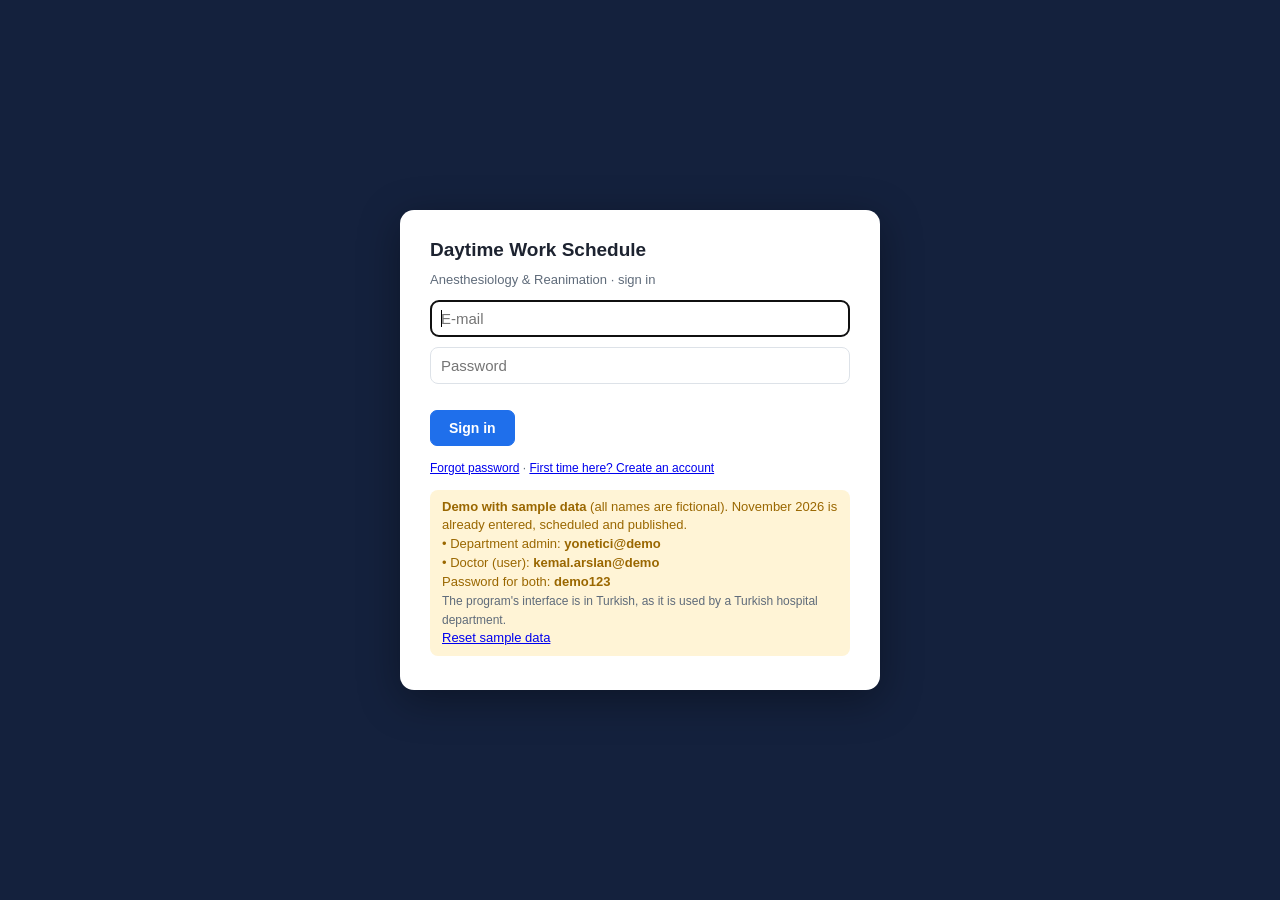
<file: index.html>
<!doctype html>
<html lang="en"><head><meta charset="utf-8"><title>Daytime Work Schedule</title>
<meta http-equiv="refresh" content="0; url=web-demo/"></head>
<body><p><a href="web-demo/">Open the Daytime Work Schedule demo</a></p></body></html>
</file>
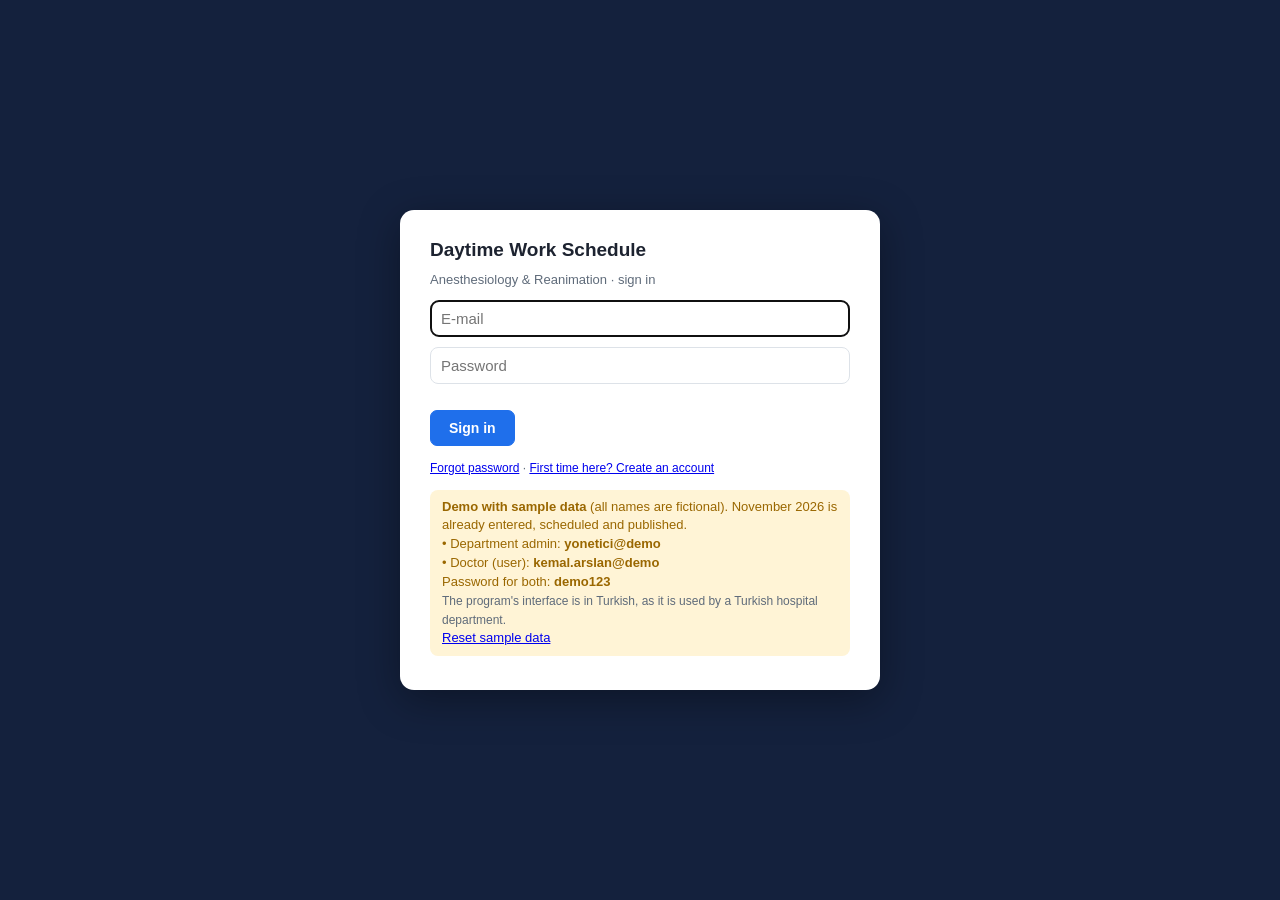
<file: web-demo/index.html>
<!doctype html>
<html lang="tr">
<head>
<meta charset="utf-8">
<meta name="viewport" content="width=device-width, initial-scale=1">
<title>Daytime Work Schedule</title>
<style>
:root{
  --bg:#f6f7f9; --panel:#fff; --ink:#1d2330; --muted:#5f6b7a; --line:#dde2e8; --soft:#eef1f5;
  --accent:#1f6feb; --accent-ink:#fff; --ok:#1a7f37; --ok-bg:#e6f4ea; --bad:#c62828; --bad-bg:#fdecea;
  --warn:#9a6700; --warn-bg:#fff4d6; --pol:#cfe2ff; --pol-ink:#0b3d91; --endo:#e3d5ff; --endo-ink:#4b2a8f; --ne:#dcdfe5; --ne-ink:#4b5563; --izin:#c8efd9; --izin-ink:#11643a; --empty:#ffd2cc; --empty-ink:#a3160b; --cover:#ffe0b3; --cover-ink:#7a4100; --ybf:#e3d5ff;
}
*{box-sizing:border-box}
body{margin:0;background:var(--bg);color:var(--ink);font:14px/1.45 -apple-system,BlinkMacSystemFont,"Segoe UI",Roboto,Arial,sans-serif}
header{background:#14213d;color:#fff;padding:12px 20px;display:flex;align-items:center;gap:16px;flex-wrap:wrap}
header h1{font-size:17px;margin:0;font-weight:600}
header .sub{opacity:.75;font-size:13px}
header .month{margin-left:auto;display:flex;gap:6px;align-items:center}
header select{font-size:14px;padding:4px 6px;border-radius:6px;border:0}
nav{display:flex;gap:2px;background:#14213d;padding:0 16px;flex-wrap:wrap}
nav button{background:transparent;color:#c9d3e6;border:0;padding:10px 16px;font-size:14px;cursor:pointer;border-radius:8px 8px 0 0}
nav button.on{background:var(--bg);color:var(--ink);font-weight:600}
main{padding:18px 20px 40px;max-width:100%}
.tab{display:none}.tab.on{display:block}
.card{background:var(--panel);border:1px solid var(--line);border-radius:10px;padding:16px 18px;margin-bottom:16px}
.card h2{font-size:15px;margin:0 0 10px}
.card h2 .n{display:inline-block;background:var(--accent);color:#fff;border-radius:50%;width:22px;height:22px;text-align:center;line-height:22px;font-size:12px;margin-right:6px}
.hint{color:var(--muted);font-size:13px;margin:0 0 10px}
.row{display:flex;gap:16px;flex-wrap:wrap;align-items:flex-start}
.col{flex:1 1 380px;min-width:300px}
textarea{width:100%;min-height:150px;font:12.5px/1.4 ui-monospace,Menlo,Consolas,monospace;border:1px solid var(--line);border-radius:8px;padding:8px}
input[type=text],input[type=number]{border:1px solid var(--line);border-radius:6px;padding:4px 6px;font-size:13px}
.btn{background:var(--soft);border:1px solid var(--line);border-radius:7px;padding:6px 12px;font-size:13px;cursor:pointer;color:var(--ink)}
.btn:hover{border-color:#b9c2cd}
.btn.primary{background:var(--accent);color:var(--accent-ink);border-color:var(--accent);font-weight:600}
.btn.big{padding:9px 18px;font-size:14px}
.btns{display:flex;gap:8px;flex-wrap:wrap;margin:8px 0}
.stepbar{display:flex;flex-wrap:wrap;gap:6px;align-items:center;background:#fff;border:1px solid var(--line);border-radius:10px;padding:8px 10px;margin-bottom:14px;position:sticky;top:0;z-index:6;box-shadow:0 2px 6px rgba(20,33,61,.06)}
.stepbar .sc{display:inline-flex;gap:6px;align-items:center;border:1px solid var(--line);border-radius:18px;padding:4px 11px;font-size:13px;cursor:pointer;background:#fff;color:var(--ink);white-space:nowrap}
.stepbar .sc b{font-weight:700}.stepbar .arr{color:var(--muted);font-size:15px;padding:0 1px}
.sc.ok,.st.ok{background:var(--ok-bg);border-color:#a6d8b5;color:var(--ok)}.sc.bad,.st.bad{background:var(--bad-bg);border-color:#f2b8b2;color:var(--bad)}
.sc.warn,.st.warn{background:var(--warn-bg);border-color:#ecd28a;color:var(--warn)}.sc.none,.st.none{background:#f1f3f6;color:var(--muted)}
.stepbar .gen{margin-left:auto}
.st{display:inline-block;font-size:12px;font-weight:600;border:1px solid var(--line);border-radius:12px;padding:1px 9px;margin-left:8px;vertical-align:2px;background:#fff;color:var(--muted)}
.card.step h3.sub{font-size:13.5px;margin:16px 0 6px;color:#14213d;border-top:1px solid var(--line);padding-top:12px}
.card.step h2 + h3.sub{border-top:0;padding-top:0;margin-top:4px}
.card.gen{background:#f7faff;border-color:#c9dbf7}
.card.step{scroll-margin-top:72px}
.stepfoot{display:flex;gap:8px;align-items:center;flex-wrap:wrap;margin-top:12px;padding-top:10px;border-top:1px dashed var(--line)}
.stepfoot .small{margin-right:auto}
.verbar{display:flex;gap:6px;flex-wrap:wrap;align-items:center;margin:10px 0 2px;padding:6px;background:var(--soft);border-radius:10px}
.verbar button.vb{border:1px solid var(--line);background:#fff;border-radius:8px;padding:7px 14px;font-size:13.5px;cursor:pointer}
.verbar button.vb.on{background:#14213d;color:#fff;border-color:#14213d;font-weight:600}.verbar button.vb.dr.on{background:#9a6700;border-color:#9a6700}
.verbar .sp{margin-left:auto}
.draft{border:2px solid #ecd28a;background:#fffbea;border-radius:10px;padding:10px 14px;margin:8px 0}
.draft .hd{display:flex;gap:8px;align-items:center;flex-wrap:wrap}.draft .hd b{font-size:14px}
.draft ul{margin:6px 0 0;padding-left:18px;font-size:13px}.draft .cols{display:grid;grid-template-columns:repeat(auto-fit,minmax(280px,1fr));gap:4px 18px;margin-top:6px}
.c-chg{box-shadow:inset 0 0 0 2px #1f6feb}.c-broken{box-shadow:inset 0 0 0 3px #8b0000!important;background:#fde2e2!important;color:#8b0000!important;font-weight:700}.c-lock{opacity:.55}
.props{display:grid;gap:6px;margin-top:8px}.prop{display:flex;gap:10px;align-items:center;flex-wrap:wrap;border:1px solid var(--line);background:#fff;border-radius:8px;padding:6px 10px;font-size:13px}
.chgl{font-size:13px;margin:4px 0 0;padding-left:18px}
#printArea.rep{padding:0}#printArea.rep h1{font-size:14pt;margin:0 0 1mm}#printArea.rep .sub{font-size:9pt;color:#333;margin-bottom:4mm}
#printArea.rep table{width:100%;border-collapse:collapse;font-size:9pt}#printArea.rep th,#printArea.rep td{border:.5pt solid #777;padding:1.2mm 1.5mm;text-align:left;position:static;background:none;white-space:normal}#printArea.rep th{background:#eee}
.opt .acts{display:flex;gap:4px;flex-wrap:wrap}.opt .acts .btn{padding:2px 8px;font-size:12px}.opt.cur{background:#eef3fb}
.tag.w{background:var(--warn-bg);color:var(--warn)}.tag.b{background:var(--bad-bg);color:var(--bad)}
.outs{display:grid;grid-template-columns:repeat(auto-fill,minmax(200px,1fr));gap:10px;margin:6px 0 10px}
.outg{border:1px solid var(--line);border-radius:9px;padding:9px 12px;display:flex;flex-direction:column;gap:1px}
.outg.main{border-color:#9ec0f5;background:#f3f8ff}.outg .btns{margin:6px 0 0}
.chips{display:grid;grid-template-columns:repeat(auto-fill,minmax(210px,1fr));gap:4px 12px}
.chips label{display:flex;gap:6px;align-items:center;padding:3px 4px;border-radius:5px;cursor:pointer}
.chips label:hover{background:var(--soft)}
.incwrap{display:grid;grid-template-columns:minmax(0,2fr) minmax(0,1fr);gap:14px;margin-top:6px}
.incbox{border:1px solid var(--line);border-radius:10px;padding:10px 12px;background:#fff}
.incbox.icu{background:#f4effd;border-color:#d8cbf3}
.incbox.icu .chips label:hover{background:#e9e0fb}
.ibh{font-weight:700;margin-bottom:8px;display:flex;gap:8px;align-items:center}
.chips.one{grid-template-columns:1fr}
.tag.icut{background:#e3d5ff;color:#4b2a8f}
.icu-row td{background:#f4effd;color:#4b2a8f}
@media (max-width:900px){.incwrap{grid-template-columns:1fr}}
.tag{font-size:11px;padding:1px 6px;border-radius:9px;background:var(--soft);color:var(--muted);white-space:nowrap}
.tag.nn{background:#e7f5ec;color:var(--ok)}
.msg{padding:8px 12px;border-radius:8px;margin:8px 0;font-size:13px}
.msg.ok{background:var(--ok-bg);color:var(--ok)}.msg.bad{background:var(--bad-bg);color:var(--bad)}.msg.warn{background:var(--warn-bg);color:var(--warn)}
table{border-collapse:collapse;font-size:12.5px}
th,td{border:1px solid var(--line);padding:3px 6px;text-align:left;white-space:nowrap}
th.wrap{white-space:normal;line-height:1.25}
th{background:var(--soft);font-weight:600;position:sticky;top:0;z-index:1}
td.num,th.num{text-align:right}
.scroll{overflow:auto;max-height:70vh;border:1px solid var(--line);border-radius:8px}
.scroll table{border:0}
#view .scroll{max-height:none}
.grid td{padding:4px 6px}
.scroll th:first-child,.scroll td:first-child{position:sticky;left:0;background:var(--panel);z-index:2}
.scroll th:first-child{background:var(--soft);z-index:3}
.grid td{text-align:center;cursor:default;min-width:64px}
.grid td.click{cursor:pointer}.grid td.click:hover{outline:2px solid var(--accent);outline-offset:-2px}
.c-pol{background:var(--pol);color:var(--pol-ink)}.c-endo{background:var(--endo);color:var(--endo-ink)}.c-ne{background:var(--ne);color:var(--ne-ink)}.c-izin{background:var(--izin);color:var(--izin-ink);font-weight:600}
.c-empty{background:var(--empty);color:var(--empty-ink)}.c-yb{background:#e3d5ff;color:#4b2a8f}.c-cover{background:var(--cover);color:var(--cover-ink)}.c-idle{background:#f3f3f3;color:#999}
.c-bad{outline:2px solid var(--bad);outline-offset:-2px}
.sub-tabs{display:flex;gap:4px;flex-wrap:wrap;margin-bottom:12px}
.sub-tabs button{border:1px solid var(--line);background:var(--panel);padding:6px 12px;border-radius:7px;cursor:pointer;font-size:13px}
.sub-tabs button.on{background:var(--ink);color:#fff;border-color:var(--ink)}
.status{display:flex;gap:10px;flex-wrap:wrap;align-items:center;margin:6px 0 12px}
.pill{padding:5px 12px;border-radius:20px;font-weight:600;font-size:13px}
.pill.ok{background:var(--ok-bg);color:var(--ok)}.pill.bad{background:var(--bad-bg);color:var(--bad)}.pill.info{background:var(--soft);color:var(--muted)}
.bar{display:inline-block;height:10px;vertical-align:middle;border-radius:2px}
.legend{display:flex;gap:14px;flex-wrap:wrap;font-size:13px;color:var(--ink);margin:8px 0}
.legend span{display:inline-flex;align-items:center;gap:4px}
.legend i{display:inline-block;width:18px;height:14px;border-radius:3px;border:1px solid rgba(0,0,0,.18)}
dialog{border:1px solid var(--line);border-radius:12px;padding:0;max-width:520px;width:92vw}
dialog .hd{padding:12px 16px;border-bottom:1px solid var(--line);font-weight:600}
dialog .bd{padding:12px 16px;max-height:60vh;overflow:auto}
dialog .ft{padding:10px 16px;border-top:1px solid var(--line);display:flex;justify-content:flex-end;gap:8px}
.opt{display:flex;justify-content:space-between;gap:10px;padding:6px 8px;border-radius:6px;cursor:pointer}
.opt:hover{background:var(--soft)}.opt .r{color:var(--muted);font-size:12px}
#overlay{position:fixed;inset:0;background:rgba(20,33,61,.45);display:none;align-items:center;justify-content:center;z-index:50}
#overlay div{background:#fff;padding:20px 28px;border-radius:12px;font-weight:600}
.small{font-size:12px;color:var(--muted)}
ul.warns{margin:0;padding-left:18px}ul.warns li{margin:2px 0}
textarea.drop.over{outline:3px dashed var(--accent);outline-offset:-3px;background:#f3f8ff}
.prev{margin-top:10px;padding:10px 12px;border:1px solid var(--line);border-radius:8px;background:#fafbfc}
.prev .pr{display:flex;gap:8px;align-items:center;margin:4px 0;flex-wrap:wrap}
.prev .pr span{min-width:150px;font-size:13px}
.prev input{flex:1;min-width:220px}
label.btn{display:inline-block}
.cal{display:grid;grid-template-columns:repeat(7,1fr);gap:6px;max-width:400px;margin:6px 0}
.cal .h{text-align:center;font-size:12px;color:var(--muted);font-weight:700}
.cal .d{aspect-ratio:1/1;border:1.5px solid #dfe5ee;border-radius:10px;background:#fff;font:600 15px/1 -apple-system,BlinkMacSystemFont,"Segoe UI",Roboto,Arial,sans-serif;color:var(--ink);position:relative;cursor:pointer;display:flex;align-items:center;justify-content:center;padding:0}
.cal button.d:hover{border-color:#9db4d6;background:#f6f9ff}
.cal .d.off{background:#f3f4f6;color:#b6bcc6;border-style:dashed;cursor:default}
.cal .d.off small{position:absolute;bottom:3px;font-size:8.5px;font-weight:600}
.cal .d.x{background:#fff0ef;border-color:#f2a19b;color:#9b1c13}
.cal .d.x.ne{background:#eef1f5;border-color:#9aa4b2;color:#374151}
.cal .d .n{position:relative;z-index:1}
.cal .d.x .n{position:absolute;top:3px;left:5px;font-size:11px;font-weight:800}
.cal .d .xm{position:absolute;inset:26% 12% 10% 26%;pointer-events:none}
.cal .d .xm line{stroke:#e0322a;stroke-width:14;stroke-linecap:round}
.cal .d.ne .xm line{stroke:#4b5563}
.cal .d .xm.ck polyline{fill:none;stroke-width:13;stroke-linecap:round;stroke-linejoin:round}
.cal .d.x.pol{background:#e3efff;border-color:#9ec0f5;color:#0b3d91}.cal .d.pol .xm.ck polyline{stroke:#1f6feb}
.cal .d.x.endo{background:#efe6ff;border-color:#c5aef2;color:#4b2a8f}.cal .d.endo .xm.ck polyline{stroke:#6d3fd1}
.chip.room{background:#fff;border-color:#c9d1dc;color:#374151}
.roomgrid{display:grid;grid-template-columns:repeat(auto-fill,minmax(170px,1fr));gap:4px 10px;margin:8px 0}
.roomgrid label{display:flex;gap:6px;align-items:center;padding:3px 4px;border-radius:5px;cursor:pointer}
.roomgrid label:hover{background:var(--soft)}
.roomgrid button.rb{display:flex;justify-content:space-between;gap:6px;align-items:center;border:1px solid var(--line);background:#fff;border-radius:7px;padding:5px 9px;font-size:13px;cursor:pointer;text-align:left}
.roomgrid button.rb:hover{border-color:#9db4d6}.roomgrid button.rb.cl{background:#fff4d6;border-color:#ecd28a}.roomgrid button.rb .small{white-space:nowrap}
.c-closed{background:repeating-linear-gradient(45deg,#f3f4f6,#f3f4f6 5px,#e5e7eb 5px,#e5e7eb 10px);color:#6b7280;font-style:italic}.c-wait{background:#fff4d6;color:#9a6700;font-weight:600}
.chip.pol{background:#e3efff;border-color:#9ec0f5;color:#0b3d91}.chip.endo{background:#efe6ff;border-color:#c5aef2;color:#4b2a8f}
.chip{display:inline-block;border:1px solid var(--line);border-radius:12px;padding:1px 8px;margin:1px 2px;font-size:12px;background:#f3f4f6;color:#374151}
.chip.low{background:#fff0ef;border-color:#f2b8b2;color:#9b1c13}
.c-req{box-shadow:inset 0 -3px 0 #e0322a}
table.rt{width:100%;border-collapse:collapse}
.rt th,.rt td{padding:2px 4px}
.rt input,.rt select{width:100%;border:1px solid transparent;background:transparent;padding:5px 6px;border-radius:5px;font-size:13px;font-family:inherit;color:var(--ink)}
.rt input:hover{border-color:var(--line);background:#fff}
.rt input:focus{outline:none;border-color:var(--accent);background:#fff;box-shadow:0 0 0 2px rgba(31,111,235,.15)}
.rt input.bad{background:var(--bad-bg);border-color:#f2b8b2;color:var(--bad)}
.rt tr.we td{background:#f6f7f9}
.rt tr.pv td{background:#eceff4;color:#4b5563}
.rt tr.sep td{background:#eef3fb;font-weight:700;color:#14213d}
.rt td.dt{white-space:nowrap;font-variant-numeric:tabular-nums}
.rt col.c-dt{width:96px}.rt col.c-gn{width:92px}
.drop.over{outline:3px dashed var(--accent);outline-offset:-3px}
.code{font-family:ui-monospace,Menlo,Consolas,monospace;background:var(--soft);padding:1px 5px;border-radius:4px}
#lock{position:fixed;inset:0;background:#14213d;display:flex;align-items:center;justify-content:center;z-index:100;padding:16px}
.lockcard{background:#fff;border-radius:14px;padding:26px 30px;width:min(480px,100%);box-shadow:0 10px 40px rgba(0,0,0,.35)}
.lockcard h2{margin:0 0 8px;font-size:19px}.lockcard form{display:grid;gap:10px}
.lockcard input[type=password]{font-size:15px;padding:9px 10px;border:1px solid var(--line);border-radius:8px}
.lockbtns{display:flex;gap:10px;flex-wrap:wrap;margin-top:6px}
#fileBar{padding:10px 20px;display:flex;gap:10px;align-items:center;flex-wrap:wrap;font-size:13.5px;border-bottom:1px solid var(--line)}
#fileBar.ok{background:var(--ok-bg);color:var(--ok)}#fileBar.warn{background:var(--warn-bg);color:#5c3d00}#fileBar.bad{background:var(--bad-bg);color:var(--bad)}
#fileBar b{font-weight:700}#fileBar .btn{padding:5px 12px}
/* ---------- PDF / yazdırma: yalnızca günlük program, tek A4 yatay sayfa ---------- */
#printArea{display:none;box-sizing:border-box;padding:8mm;font-family:-apple-system,BlinkMacSystemFont,"Segoe UI",Roboto,Arial,sans-serif;color:#000;background:#fff}
#printArea .ph{display:flex;justify-content:space-between;align-items:baseline;margin:0 0 1.5mm}
#printArea .ph b{font-size:11pt}#printArea .ph span{font-size:7pt;color:#333}
#printArea .pt{width:100%;border-collapse:collapse;table-layout:fixed;font-size:6.4pt;line-height:1.12}
#printArea .pt th,#printArea .pt td{border:.5pt solid #777;padding:.5mm .3mm;text-align:center;white-space:normal;overflow-wrap:break-word;position:static;background:none}
#printArea .pt thead th{background:#e6e6e6;font-weight:700}
#printArea .pt th.rn{text-align:left;padding-left:1mm;font-weight:700;background:#f2f2f2}
#printArea .pt td.p{background:var(--pol)}#printArea .pt td.e{background:var(--endo)}
#printArea .pt td.cv{background:var(--cover)}#printArea .pt td.n{background:var(--ne)}#printArea .pt td.i{background:var(--izin)}#printArea .pt td.y{background:var(--ybf)}
#printArea .pt td.em{background:var(--empty);font-weight:700;font-style:italic}
#printArea .pl{display:flex;gap:5mm;flex-wrap:wrap;font-size:6.8pt;margin-top:1.5mm;align-items:center}
#printArea .pl i{display:inline-block;width:4mm;height:2.6mm;border:.5pt solid #777;vertical-align:middle;margin-right:1mm}
@media print{
  #lock{display:none!important}
  @page{size:A4 landscape;margin:0}
  *{-webkit-print-color-adjust:exact;print-color-adjust:exact}
  body{background:#fff}
  body > *:not(#printArea){display:none!important}
  #printArea{display:block!important;position:static!important}
}
/* ===== web sürümüne özgü stiller (masaüstü stillerine eklenir) ===== */
#login{position:fixed;inset:0;background:#14213d;display:flex;align-items:center;justify-content:center;z-index:100;padding:16px}
#login[hidden],#adminApp[hidden],#userApp[hidden],#reqPage[hidden]{display:none!important}
.lockcard input[type=email]{font-size:15px;padding:9px 10px;border:1px solid var(--line);border-radius:8px}
#reqPage{position:fixed;inset:0;background:var(--bg);overflow:auto;z-index:60;padding:18px 12px 40px}
.reqcard{max-width:520px;margin:0 auto;background:#fff;border:1px solid var(--line);border-radius:16px;padding:20px 18px;box-shadow:0 4px 18px rgba(20,33,61,.08)}
.reqcard h2{margin:0 0 10px;font-size:19px}
.reqwarn{background:#fff4d6;border:1px solid #f0d58a;color:#5c3d00;border-radius:10px;padding:10px 12px;font-size:13.5px;margin-bottom:10px}
.wcal{display:grid;grid-template-columns:repeat(7,1fr);gap:7px;margin:8px 0 4px}
.wcal .h{text-align:center;font-size:12px;color:var(--muted);font-weight:700;padding-bottom:2px}
.wcal .d{aspect-ratio:1/1;border:1.5px solid #dfe5ee;border-radius:12px;background:#fff;font:600 17px/1 -apple-system,BlinkMacSystemFont,"Segoe UI",Roboto,Arial,sans-serif;color:var(--ink);position:relative;cursor:pointer;display:flex;align-items:center;justify-content:center;padding:0;-webkit-tap-highlight-color:transparent}
.wcal button.d:active{transform:scale(.94)}
.wcal .d.off{background:#f3f4f6;color:#b6bcc6;border-style:dashed;cursor:default}
.wcal .d.off small{position:absolute;bottom:5px;font-size:8.5px;font-weight:600}
.wcal .d.ro{cursor:default}
.wcal .d .n{position:relative;z-index:1}
.wcal .d.t .n{position:absolute;top:4px;left:6px;font-size:12px;font-weight:800}
.wcal .d .tl{position:absolute;bottom:5px;left:0;right:0;text-align:center;font-size:10px;font-weight:800;letter-spacing:.2px}
.wcal .d.t-yillik{background:#dcf5e6;border-color:#7fcf9c;color:#11643a}.wcal .d.t-kongre{background:#e3efff;border-color:#9ec0f5;color:#0b3d91}
.wcal .d.t-rapor{background:#ffe9d6;border-color:#f3b27a;color:#8a3d00}.wcal .d.t-diger{background:#eceff3;border-color:#a8b0bb;color:#374151}
.wcal .d .badge{position:absolute;top:4px;right:5px;font-size:10px;font-weight:700;color:#fff;background:#e0322a;border-radius:9px;padding:1px 5px}
.wcal .d.heat1{background:#fff3e6}.wcal .d.heat2{background:#ffe1c2}.wcal .d.heat3{background:#ffc78f}
.wcal.mini{max-width:330px;gap:4px}.wcal.mini .d{font-size:13px;border-radius:8px}.wcal.mini .d .badge{font-size:9px;top:2px;right:2px;padding:0 4px}
.tsel{display:grid;grid-template-columns:repeat(4,1fr);gap:6px;margin:4px 0 10px}
.tsel button{border:1.5px solid var(--line);background:#fff;border-radius:10px;padding:8px 4px;font-size:13px;font-weight:600;cursor:pointer;color:var(--ink)}
.tsel button.on.t-yillik{background:#dcf5e6;border-color:#1a7f37;color:#11643a}.tsel button.on.t-kongre{background:#e3efff;border-color:#1f6feb;color:#0b3d91}
.tsel button.on.t-rapor{background:#ffe9d6;border-color:#c96a1b;color:#8a3d00}.tsel button.on.t-diger{background:#eceff3;border-color:#6b7280;color:#374151}
.notify{margin-top:12px;border:1px solid #b7dfc1;background:#f4fbf6;border-radius:10px;padding:12px 14px}
.notify .ntop{display:flex;gap:10px;align-items:center;flex-wrap:wrap;margin-bottom:8px}
.notify .ntxt{margin:8px 0}.notify .nh{display:flex;gap:10px;align-items:center;font-weight:600;margin-bottom:4px}
.notify textarea{min-height:128px;font:13.5px/1.45 -apple-system,BlinkMacSystemFont,"Segoe UI",Roboto,Arial,sans-serif;background:#fff}
.reqcount{text-align:center;font-size:14px;margin:10px 0 12px;color:var(--muted)}.reqcount b{color:#9b1c13;font-size:16px}
.reqbtns{display:grid;gap:8px}.reqbtns .btn{width:100%}
.reqbanner{display:flex;gap:12px;align-items:center;flex-wrap:wrap;justify-content:space-between;background:#e8f0fe;border:1px solid #b8cdf5;border-radius:12px;padding:14px 16px;margin-bottom:16px}
.reqbanner.done{background:var(--ok-bg);border-color:#b7dfc1}.reqbanner.closed{background:var(--soft);border-color:var(--line)}
button.chip{cursor:pointer}
.chip.ap{background:#e3f6e8;border-color:#a7dbb4;color:#1a7f37}.chip.rj{background:#fde8e6;border-color:#f2b8b2;color:#a3160b;text-decoration:line-through}
.chip .ty{font-size:10px;font-weight:800;margin-left:3px;opacity:.75}
.seg{display:inline-flex}.seg .btn{border-radius:0}.seg .btn:first-child{border-radius:7px 0 0 7px}.seg .btn:last-child{border-radius:0 7px 7px 0;margin-left:-1px}
.seg .btn.onA{background:var(--ok);color:#fff;border-color:var(--ok)}.seg .btn.onK{background:#6b7280;color:#fff;border-color:#6b7280}
.who{font-size:13px;opacity:.85;margin-right:8px}
header .btn{background:transparent;color:#fff;border-color:rgba(255,255,255,.35)}
#pubBar{margin:6px 0 4px}
#pubBar .pb{display:flex;gap:10px;align-items:center;flex-wrap:wrap;padding:10px 12px;border-radius:8px;border:1px solid var(--line);background:#fafbfc}
#pubBar .pb.draft{background:var(--warn-bg);border-color:#f0d58a}#pubBar .pb.live{background:var(--ok-bg);border-color:#b7dfc1}#pubBar .pb.diff{background:#fff0e0;border-color:#f3c48c}
.pers-cards{display:flex;gap:10px;flex-wrap:wrap;margin:10px 0}
.pers-cards div{background:var(--soft);border-radius:8px;padding:8px 12px;min-width:110px}.pers-cards b{display:block;font-size:20px}
table.pers td,table.pers th{padding:5px 8px}table.pers td.small{white-space:normal}
@media (max-width:500px){table.pers td,table.pers th{padding:5px 5px;font-size:12px}}
@media (max-width:700px){main{padding:12px}header{padding:10px 12px}.card{padding:12px}}
@media (max-width:420px){.wcal{gap:5px}.wcal .d{font-size:15px;border-radius:10px}}
@media print{#login,#userApp header,#reqPage{display:none!important}}

</style>
</head>
<body>
<div id="adminApp" hidden>
<header>
  <div><h1>Gün İçi Çalışma Programı</h1><div class="sub">Anestezi ve Reanimasyon · uzman hekim oda dağılımı</div></div>
  <div class="month noprint"><span id="whoAdmin" class="who"></span> Ay:
    <select id="selMonth"></select><select id="selYear"></select>
  </div>
</header>
<nav>
  <button data-tab="ay" class="on">1 · Ay bilgileri</button>
  <button data-tab="program">2 · Program</button>
  <button data-tab="sabit">Sabit veriler</button>
  <button data-tab="talep">Talepler</button>
  <button data-tab="ben" id="navMe" hidden>Benim sayfam</button>
  <button data-tab="kullanici">Kullanıcılar</button>
  <button data-tab="yardim">Kurallar ve yardım</button>
</nav>
<div id="fileBar" class="noprint"></div>
<main>

<!-- ============ AY BİLGİLERİ ============ -->
<section class="tab on" id="tab-ay">
  <div class="stepbar" id="stepBar"></div>

  <div class="card step" id="step1">
    <h2><span class="n">1</span>Takvim ve nöbet listesi <span class="st" data-st="1"></span></h2>
    <h3 class="sub">Resmi tatiller</h3>
    <p class="hint">Bu aydaki resmi tatil günleri (odalar kapalı, hesaba girmez). Her satıra bir tarih yazın: <span class="code">29.10.2026</span>. Arife gibi yarım günler <b>yazılmaz</b> — tam gün sayılır. Sabit milli bayramlar otomatik gelir; dini bayramları her yıl kontrol edin.</p>
    <div class="row"><div class="col"><textarea id="txtHolidays" style="min-height:70px"></textarea></div>
    <div class="col"><div id="infoDays" class="msg ok"></div></div></div>
    <h3 class="sub">Odaların açık günleri</h3>
    <p class="hint">Varsayılan: bütün odalar ayın tüm mesai günlerinde açık. Tadilat vb. nedeniyle kapalı olan ya da ay ortasında açılan bir odaya tıklayıp <b>açık olduğu günleri</b> işaretleyin; kapalı günde o odaya kimse yazılmaz ve o odaya ek olarak da bakılmaz. Yeni oda eklemek ya da oda adını değiştirmek için: Sabit veriler → Odalar.</p>
    <div class="roomgrid" id="openRooms"></div>
    <h3 class="sub" id="cardRoster">Nöbet listesi</h3>
    <div class="btns">
      <label class="btn primary big">Nöbet listesini yükle (Excel / Word)<input type="file" id="fileRoster" accept=".xlsx,.docx,.csv,.txt" hidden></label>
      <button class="btn" id="btnPasteRoster">Metin yapıştır</button>
      <button class="btn" id="btnClrRoster">Temizle</button>
      <span id="rosterFile" class="small" style="align-self:center"></span>
    </div>
    <p class="hint">Dosya yüklenince tablo kendiliğinden dolar; her hücreyi ayrıca düzeltebilirsiniz. İdarenin çalışma listesi (Excel) yüklenirse dört nöbet sütunu oradan okunur. Hücreye yazmaya başlayınca hekim listesinden öneriler çıkar (Tab: sonraki hücre · Enter: alt satır). <b>YBÜ 1-2</b> nöbetçisi gündüz <b>dış anesteziye</b>, <b>YBÜ 3</b> nöbetçisi gündüz <b>yanığa</b> yazılır (puansız). <b>İlave / yarım vardiya</b> sütunu aynı gün başka kişiler içindir (virgülle) — resmi listede yer almaz. Listede adı geçen herkes nöbet ertesi alır. Üstteki gri satırlar: nöbet ertesi bu aya düşen <b>önceki ayın son günleri</b>.</p>
    <div id="rosterSum"></div>
    <div class="scroll drop" id="rosterWrap" style="max-height:560px"><table class="rt" id="tblRoster"></table></div>
    <div class="stepfoot" data-step="1"></div>
  </div>

  <div class="card step" id="step2">
    <h2><span class="n">2</span>Yoğun bakımda çalışacak hekimler <span class="st" data-st="2"></span></h2>
    <p class="hint">Bir isme tıklayınca hekim diğer kutuya geçer. Gündüz <b>yoğun bakımda</b> çalışacak olanları sağdaki kutuya alın. Seçim bir sonraki aya otomatik taşınır.</p>
    <div class="btns">
      <button class="btn" id="btnAll">Hepsini programa al</button>
      <button class="btn" id="btnFromRoster">Nöbet listesinde adı olmayan nöbetçileri yoğun bakıma al</button>
      <span id="incCount" class="tag" style="align-self:center;display:none"></span>
    </div>
    <div class="incwrap">
      <div class="incbox"><div class="ibh">Gün içi programa dahil <span class="tag nn" id="incN"></span></div><div class="chips" id="chipsIn"></div></div>
      <div class="incbox icu"><div class="ibh">Yoğun bakım <span class="tag icut" id="icuN"></span></div><div class="chips one" id="chipsIcu"></div></div>
    </div>
    <div id="incCheck"></div>
    <div class="stepfoot" data-step="2"></div>
  </div>

  <div class="card step" id="cardLeaves">
    <h2><span class="n">3</span>İzinler <span class="small">(yıllık izin · kongre izni · rapor)</span> <span class="st" data-st="3"></span></h2>
    <div class="btns">
      <label class="btn primary big">İzin listesini yükle (Excel / Word)<input type="file" id="fileLeaves" accept=".xlsx,.docx,.csv,.txt" hidden></label>
      <button class="btn" id="btnPasteLeaves">Metin yapıştır</button>
      <button class="btn" id="btnAddLeave">+ İzin ekle</button>
      <button class="btn" id="btnClrLeaves">Temizle</button>
      <span id="leavesFile" class="small" style="align-self:center"></span>
    </div>
    <p class="hint">Her satır bir izin: hekim, tür (yıllık izin / kongre izni / rapor), başlangıç ve bitiş tarihi (tek günlük izinde bitiş tarihi yazılmayabilir). Üç tür de puan hedefini izinli gün oranında düşürür; resmi listede kendi sütunlarına yazılır. "Metin yapıştır" ile WhatsApp mesajı gibi serbest metin de eklenebilir — ör. <span class="code">Selin: 5-8 Kasım ve 25-27 Kasım</span>.</p>
    <div id="leaveSum"></div>
    <div class="scroll drop" id="leavesWrap" style="max-height:none"><table class="rt" id="tblLeaves"></table></div>
    <div class="stepfoot" data-step="3"></div>
  </div>

<datalist id="docList"></datalist>

  <div class="card step" id="cardSpecial">
    <h2><span class="n">4</span>Talepler <span class="st" data-st="4"></span></h2>
    <h3 class="sub">Özel talepler</h3>
    <p class="hint"><b>Düşük puanlı oda:</b> kişinin istediği günlerde düşük puanlı odalardan birine (Sabit veriler → Odalar'da "Düşük puanlı" işaretli olanlar) yazılması — mümkün olduğunca karşılanır; o gün başka bir odaya (telafi) bakmaz. <b>Poliklinik / endoskopi için uygun günler:</b> kişinin bu görevleri almak istediği günler — program 1–2 günü (kurallara göre) bu günlerden vermeye çalışır; kesin kurallar her zaman önceliklidir. <b>Esnek nöbet izni:</b> açılan kişide nöbet listesinden otomatik nöbet ertesi hesaplanmaz; izin günleri takvimden seçilir (hedef puan değişmez). Günleri <b>Takvim</b> düğmesiyle işaretleyin.</p>
    <div id="prevInfo"></div>
    <div class="scroll" style="max-height:none"><table id="tblSpecial"></table></div>
    <h3 class="sub" id="cardAvoid">Uygun olmayan odalar</h3>
    <p class="hint">Bir hekimin <b>seçili günlerde seçili odalara</b> yazılmaması isteği. Her satır: hekim · günler · odalar; bir hekim için birden fazla satır girilebilir. Bu bir <b>tercihtir</b>: kesin kurallar ve diğer talepler önce gelir; karşılanamazsa uyarı verilir. Odaya telafi olarak bakmak da bu kapsamdadır.</p>
    <div class="btns"><button class="btn" id="btnAddAvoid">+ Satır ekle</button></div>
    <div class="scroll" style="max-height:none"><table class="rt" id="tblAvoid"></table></div>
    <div class="stepfoot" data-step="4"></div>
  </div>

  <div class="card step gen" id="stepGen">
    <h2><span class="n">→</span>Kontrol ve programın oluşturulması</h2>
    <p class="hint">Her mesai günü için kaç hekimin müsait olduğu ve kaç odaya başka bir odadaki hekimin ek olarak bakacağı.</p>
    <div class="scroll" style="max-height:none"><table id="tblCap"></table></div>
    <div class="btns" style="margin-top:12px"><button class="btn primary big" id="btnGoGen">Programı oluştur →</button><span id="genNote" class="small" style="align-self:center"></span></div>
  </div>

  <div class="card step" id="step5">
    <h2><span class="n">5</span>Eğitim kliniği çalışma listesi <span class="st" data-st="5"></span></h2>
    <div class="btns">
      <label class="btn primary big">Eğitim kliniği listesini yükle (Excel / Word)<input type="file" id="fileEdu" accept=".xlsx,.docx,.csv,.txt" hidden></label>
      <button class="btn" id="btnPasteEdu">Metin yapıştır</button>
      <button class="btn" id="btnFillEdu">Toplu doldur…</button>
      <button class="btn" id="btnClrEdu">Temizle</button>
      <span id="eduFile" class="small" style="align-self:center"></span>
    </div>
    <p class="hint">Eğitim kliniğinin odaları: <b>1-5-7 ODA · 16-17-23 · POLK-2 · POLK 3 · ANESTEZİ YBÜ 1-2 · ANESTEZİ YBÜ-3</b>. Dosya yüklenince program bu başlıkları arar ve altındaki isimleri günlerine yazar; başlık bulamazsa ilk sütunu tarih, sonraki altı sütunu bu sırayla okur. Tabloyu elle de doldurabilir ya da düzeltebilirsiniz. Ay boyunca aynı kişinin çalıştığı bir oda için <b>Toplu doldur</b>'u kullanın. İsimler resmi listeye yazıldığı gibi geçer.</p>
    <div id="eduSum"></div>
    <div class="scroll drop" id="eduWrap" style="max-height:560px"><table class="rt" id="tblEdu"></table></div>
    <datalist id="eduList"></datalist>
    <div class="stepfoot" data-step="5"></div>
  </div>

  <div class="card step" id="step6">
    <h2><span class="n">6</span>Resmi liste (idare formatı) <span class="st" data-st="6"></span></h2>
    <p class="hint">Program oluşturulup kontrol edildikten sonra idarenin şablonundaki resmi liste Excel olarak indirilir. Ek çıktılar (günlük program, kişi bazlı liste) Program sekmesindedir.</p>
    <div class="btns"><button class="btn primary big" id="btnStepOff">Resmi listeyi indir (Excel)</button><button class="btn big" id="btnStepProg">Programa git</button></div>
  </div>
</section>

<!-- ============ PROGRAM ============ -->
<section class="tab" id="tab-program">
  <div class="card">
    <div class="btns noprint">
      <button class="btn primary big" id="btnGen">Programı oluştur / yeniden oluştur</button>
    </div>
    <div class="outs noprint">
      <div class="outg main"><b>Resmi liste (idare formatı)</b><span class="small">Kişilerle resmi olarak paylaşılan liste</span><div class="btns"><button class="btn primary" id="btnOffXlsx">Excel</button></div></div>
      <div class="outg"><b>Günlük program</b><span class="small">Ek çıktı · oda × gün</span><div class="btns"><button class="btn" id="btnPrint">PDF</button><button class="btn" id="btnJpg">JPEG</button></div></div>
      <div class="outg"><b>Kişi bazlı liste</b><span class="small">Ek çıktı · hekim × gün</span><div class="btns"><button class="btn" id="btnKPrint">PDF</button><button class="btn" id="btnKJpg">JPEG</button></div></div>
      <div class="outg"><b>Tüm tablolar</b><span class="small">Ek çıktı · puanlar dahil</span><div class="btns"><button class="btn" id="btnXlsx">Excel</button></div></div>
    </div>
    <div id="pubBar" class="noprint"></div>
    <div class="verbar noprint" id="verBar"></div>
    <div class="status" id="status"></div>
    <div id="staleMsg"></div>
    <div id="draftBar" class="noprint"></div>
    <div class="sub-tabs noprint" id="views">
      <button data-v="ozet" class="on">Puan özeti</button>
      <button data-v="gunluk">Günlük program</button>
      <button data-v="kisigun">Kişi bazlı · gün gün</button>
      <button data-v="kisioda">Kişi bazlı · oda oda</button>
      <button data-v="uyari">Uyarılar</button>
    </div>
    <div id="view"></div>
  </div>
</section>

<!-- ============ SABİT VERİLER ============ -->
<section class="tab" id="tab-sabit">
  <div class="card">
    <h2>Hekimler</h2>
    <p class="hint">Tüm anestezi uzmanları. <b>Muaf olduğu odalar</b>: hekimin görev almayacağı odalar, virgülle ayırın (oda adları aşağıdaki listeyle aynı yazılmalı). <b>Pol. muaf / Endo. muaf</b>: "ayda en az 1 gün" kuralından kişiye özel muafiyet.</p>
    <div class="scroll" style="max-height:none"><table id="tblDocs"></table></div>
    <div class="btns"><button class="btn" id="btnAddDoc">+ Hekim ekle</button></div>
  </div>
  <div class="card">
    <h2>Odalar ve puanlar</h2>
    <p class="hint">Tür: Ameliyathane / Poliklinik / Endoskopi. <b>Paylaşılabilir oda</b>: hekim yetmeyen günlerde ilk olarak başka bir odadaki hekimin ek olarak bakacağı odalar. <b>Resmi listedeki başlık</b>: idare şablonundaki sütun adı (oda adı değişse de resmi liste doğru sütuna yazar; şablonda olmayan yeni oda KONS-2'den sonra yeni sütun olur). <b>Yalnız şu odalarla paylaşılabilir</b>: konum nedeniyle bu oda başka bir odayla aynı kişiye ancak seçilen odalardan biriyle verilebilir — iki yönlü <b>kesin kural</b>, program asla çiğnemez. Bir oda bir ay içinde kapalıysa ya da ay ortasında açılıyorsa: Ay bilgileri → 1 → <b>Odaların açık günleri</b>.</p>
    <div class="scroll" style="max-height:none"><table id="tblAreas"></table></div>
    <div class="btns"><button class="btn" id="btnAddArea">+ Oda ekle</button></div>
    <div id="fixedMsg"></div>
  </div>
  <div class="card">
    <h2>Resmi liste (idare formatı)</h2>
    <p class="hint">Resmi listenin başlığında ve imza bölümünde yazacak bilgiler. Başlığın sonuna ay ve yıl kendiliğinden eklenir.</p>
    <div class="prev" id="offForm"></div>
  </div>
  <div class="card">
    <h2>Yedekleme</h2>
    <p class="hint">Veriler sunucuda saklanır. İsterseniz tüm yönetici verilerinin bir kopyasını indirip saklayabilirsiniz.</p>
    <div class="btns"><button class="btn" id="btnBackup">Yedek kopya indir</button><label class="btn">Yedekten geri yükle<input type="file" id="fileRestore" accept=".json" hidden></label><button class="btn" id="btnReset">Sabit verileri varsayılana döndür</button></div>
  </div>
</section>

<!-- ============ TALEPLER (web) ============ -->
<section class="tab" id="tab-talep">
  <div class="card">
    <h2>İzin talebi toplama</h2>
    <p class="hint">Hekimlerin izin günlerini (yıllık izin, kongre izni, rapor, diğer) kendilerinin gireceği ayı ve son tarihi seçin, sonra toplamayı açın. Son tarih geçince toplama kendiliğinden kapanır.</p>
    <div class="row" style="align-items:center;gap:14px">
      <label>Ay: <select id="trMonth"></select> <select id="trYear"></select></label>
      <label>Son tarih: <input type="date" id="trDeadline"></label>
      <span class="seg"><button class="btn" id="trOpen">Açık</button><button class="btn" id="trClose">Kapalı</button></span>
      <span id="trState"></span>
    </div>
    <div id="trNotify"></div>
  </div>
  <div class="card">
    <h2>Talepler ve onay</h2>
    <div id="trSummary"></div>
    <div id="trHeat"></div>
    <div class="scroll" style="max-height:none;margin-top:12px"><table id="tblReq"></table></div>
  </div>
  <div class="card">
    <h2>Programa aktar</h2>
    <p class="hint">Onaylanan günler seçili ayın <b>Ay bilgileri → 3 · İzinler</b> tablosuna türleriyle (yıllık izin, kongre izni, rapor, diğer) işlenir. Daha önce talep sisteminden aktarılanların yerine geçer; elle girilen izinlere dokunulmaz.</p>
    <div class="btns"><button class="btn primary" id="trTransfer">Onaylananları programa aktar</button><span id="trTransferMsg" class="small" style="align-self:center"></span></div>
  </div>
</section>

<!-- ============ KULLANICILAR (web) ============ -->
<section class="tab" id="tab-kullanici">
  <div class="card">
    <h2>Kullanıcı hesapları</h2>
    <p class="hint">Her uzmana e-posta adresiyle bir hesap tanımlayın. Kullanıcılar yalnızca <b>yayınlanmış</b> programları görür ve indirir. Kişisel veri olarak yalnızca ad-soyad ve e-posta tutulur.</p>
    <div id="usersMsg"></div>
    <div class="scroll" style="max-height:none"><table id="tblUsers"></table></div>
  </div>
</section>

<!-- ============ YARDIM ============ -->
<section class="tab" id="tab-yardim">
  <div class="card">
    <h2>Nasıl kullanılır</h2>
    <ol>
      <li>Üstten <b>ayı</b> seçin. Bir önceki ayın programı bu dosyadaysa aylar arası dönüşüm (poliklinik/endoskopi sayısı, oda değişimi) kendiliğinden uygulanır.</li>
      <li><b>Ay bilgileri</b> sekmesindeki adımları sırayla tamamlayın: 1 takvim ve nöbet listesi · 2 yoğun bakımda çalışacaklar · 3 izinler · 4 talepler. Üstteki çubuk her adımın durumunu gösterir (✓ tamam, ! eksik, ○ bekliyor). Kırmızı (tanınmayan) isim kalmadığından emin olun.</li>
      <li><b>Program</b> sekmesinde "Programı oluştur"a basın. Birkaç saniye içinde liste hazırlanır.</li>
      <li><b>Puan özeti</b> ile hekimlerin ay sonu puanlarını kontrol edin. <b>Günlük program</b> tablosunda bir hücreye tıklayarak elle değişiklik yapabilirsiniz (iki hekimin yeri değişir); puanlar ve kural kontrolü anında güncellenir.</li>
      <li><b>Resmi liste (idare formatı) → Excel</b>: kişilerle resmi olarak paylaşılan liste. Ek çıktılar: günlük program ve kişi bazlı liste (PDF / JPEG, tek A4 yatay sayfa), tüm tablolar (Excel, puanlar dahil).</li>
    </ol>
    <p class="hint">Her "yeniden oluştur" farklı ama kurallara uygun bir liste üretir; beğenmezseniz tekrar basabilirsiniz.</p>
  </div>
    <div class="card">
    <h2>Örnek veriyle dene</h2>
    <p class="hint">Programı denemek için Kasım 2026 nöbet listesi ve izinleri yüklenir (ay Kasım 2026'ya geçer, o ayın girdileri değişir).</p>
    <div class="btns"><button class="btn" id="btnDemo">Örnek veriyi yükle (Kasım 2026)</button></div>
  </div>
  <div class="card">
    <h2>Uygulanan kurallar</h2>
    <p class="hint">Kesin kurallar (asla ihlal edilmez)</p>
    <ul>
      <li><b>K1</b> Nöbet ertesi mesai yok: Pzt–Per nöbeti → ertesi gün; <b>Cuma → sonraki Çarşamba</b>; <b>Cumartesi/Pazar → Pazartesi</b>. Tatile denk gelen nöbet ertesi yanar. Listede kısmi vardiyayla yer alan da nöbet ertesi alır.</li>
      <li><b>K2</b> Nöbet günü gündüz çalışılır. <b>K3</b> Yıllık izinliye görev yok. <b>K4</b> Hekim muaf olduğu odaya atanmaz, o odaya telafi olarak da bakmaz.</li>
      <li><b>K5</b> Nöbet tutmayanlar her mesai günü çalışır. <b>K6</b> Günde tek alan (telafi hariç).</li>
      <li><b>K7</b> Poliklinik: ayda en az 1, en fazla 2 gün; 2 gün ise mutlaka iki farklı ünitede (izinli de en az 1). Kişiye özel muafiyet: Sabit veriler → Pol. muaf.</li>
      <li><b>K8</b> Endoskopi: K7'nin aynısı.</li>
      <li><b>K9</b> Aynı ameliyathane odasında ayda en fazla 2 görev (telafi dahil).</li>
      <li><b>K10</b> Hekim yetmezse önce "paylaşılabilir" odalara, daha fazlası gerekirse en düşük puanlı ameliyathane odalarına başka bir ameliyathane odasındaki hekim ek olarak bakar (günde en fazla bir ek oda) ve iki odanın puanını da alır. Listelerde bu hekimin adı iki odada da <b>*</b> ile yazılır.</li>
      <li><b>K11</b> Resmi tatiller hesaba girmez, arife tam gün sayılır. <b>K12</b> Hekim fazlası olursa uyarı.</li>
      <li><b>K13</b> Poliklinik ve endoskopi her gün kendi hekimiyle çalışır (paylaşılmaz). <b>K14</b> Poliklinik/endoskopideki hekim ek oda almaz.</li>
      <li><b>Dönüşüm (geçen ayın programı varsa):</b> geçen ay poliklinikte (endoskopide) 1 gün çalışan bu ay öncelikle 2 gün, 2 gün çalışan 1 gün çalışır; ayrıca herkes olabildiğince geçen ay çalışmadığı odalara yazılır. İkisi de tercihtir — kesin kurallar ve talepler önce gelir.</li>
    </ul>
    <p class="hint">Hedefler</p>
    <ul>
      <li><b>H1</b> Ay sonu toplam puanlar birbirine olabildiğince yakın (ana hedef). <b>H2</b> İzinlinin (yıllık izin, kongre izni, rapor) hedefi izin günü oranında düşer. <b>H3</b> Puanlar her ay sıfırdan hesaplanır.</li>
      <li><b>T1</b> Aynı odaya ikinci kez atamadan mümkünse kaçınılır; puan dengesi önceliklidir.</li>
    </ul>
  </div>
</section>
</main>
</div>
<!-- ============ KULLANICI SAYFASI (web) ============ -->
<div id="userApp" hidden>
<header>
  <div><h1>Gün İçi Çalışma Programı</h1><div class="sub">Anestezi ve Reanimasyon</div></div>
  <div class="month noprint"><button class="btn" id="btnBackAdmin" hidden>← Yönetim paneli</button><span id="whoUser" class="who"></span><button class="btn" id="btnLogoutU">Çıkış</button></div>
</header>
<main>
  <div id="uReq"></div>
  <div class="card">
    <div class="row" style="align-items:center;gap:10px">
      <label>Ay: <select id="uMonth"></select></label>
      <span id="uBadge"></span>
    </div>
    <div class="sub-tabs noprint" id="uViews" style="margin-top:12px"></div>
    <div class="btns noprint" id="uBtns"></div>
    <div id="uView"></div>
  </div>
</main>
</div>

<!-- ============ TALEP SAYFASI (web) ============ -->
<div id="reqPage" hidden><div class="reqcard">
  <h2 id="reqTitle"></h2>
  <div class="reqwarn">⚠︎ Talebiniz, en alttaki <b>“Talebi kesinleştir ve gönder”</b> butonuna basmadan yöneticiye <b>ulaşmaz</b>.</div>
  <p class="hint" id="reqHint"></p>
  <div class="small" style="font-weight:700;margin-top:4px">İşaretleyeceğiniz izin türü</div>
  <div class="tsel" id="reqType"></div>
  <div class="wcal" id="reqCal"></div>
  <div class="reqcount" id="reqCount"></div>
  <div class="reqbtns">
    <button class="btn primary big" id="reqSend">Talebi kesinleştir ve gönder</button>
    <button class="btn big" id="reqNone">Bu ay izin talebim yok</button>
    <button class="btn" id="reqBack">← Geri dön</button>
  </div>
</div></div>

<!-- ============ GİRİŞ (web) ============ -->
<div id="login" hidden><div class="lockcard">
  <h2>Daytime Work Schedule</h2>
  <p class="hint" id="lgSub">Anesthesiology &amp; Reanimation · sign in</p>
  <form id="loginForm">
    <input type="email" id="lgEmail" placeholder="E-mail" autocomplete="username" required>
    <input type="password" id="lgPw" placeholder="Password" autocomplete="current-password" required>
    <input type="password" id="lgPw2" placeholder="Password (again)" autocomplete="new-password" hidden>
    <div id="lgMsg"></div>
    <div class="lockbtns"><button class="btn primary big" type="submit" id="lgBtn">Sign in</button></div>
  </form>
  <p class="small" style="margin-top:14px"><a href="#" id="lgForgot">Forgot password</a> · <a href="#" id="lgToggle">First time here? Create an account</a></p>
  <div id="lgDemo"></div>
</div></div>

<dialog id="dlg"><div class="hd" id="dlgHd"></div><div class="bd" id="dlgBd"></div><div class="ft"><button class="btn" id="dlgClose">Kapat</button></div></dialog>
<div id="overlay"><div>Program hesaplanıyor…</div></div>
<div id="printArea"></div>

<script id="core">
/* ================= ÇEKİRDEK: tarih, isim, hazırlık, çözücü, doğrulama ================= */
const CORE = (() => {
  const H = 1e9;       // kesin kural ihlali cezası
  const REP = 20;      // aynı ameliyathane odasında 2. görev (T1) — mümkünse kaçınılır, puan dengesi önceliklidir
  const WL = 2e6;      // düşük puanlı oda talebi karşılanmazsa (güçlü tercih; kesin kuraldan zayıf, puan dengesinden güçlü)
  const WP = 5e5;      // poliklinik/endoskopi gün tercihi karşılanmazsa (tercih; kesin kurallardan çok zayıf)
  const WA = 1e5;      // gün bazlı uygun olmayan oda (puan dengesinden güçlü)
  const WR = 3e4;      // poliklinik/endoskopi aylar arası dönüşümü (geçen ay 1 → bu ay 2, 2 → 1); puan dengesinden güçlü
  const WO = 10;       // geçen ay çalışılan ameliyathane odasına yeniden görev (en zayıf tercih; puan dengesinden de sonra)
  const WE = 5000;      // liste dışı boş odada puan sırası cezası (en düşük puanlı önce)
  const GUNLER = ['Pazar', 'Pazartesi', 'Salı', 'Çarşamba', 'Perşembe', 'Cuma', 'Cumartesi'];
  const GUN_KISA = ['Paz', 'Pzt', 'Sal', 'Çar', 'Per', 'Cum', 'Cmt'];
  const AYLAR = ['Ocak', 'Şubat', 'Mart', 'Nisan', 'Mayıs', 'Haziran', 'Temmuz', 'Ağustos', 'Eylül', 'Ekim', 'Kasım', 'Aralık'];

  // ---------- tarih ----------
  const pad = n => String(n).padStart(2, '0');
  const key = (y, m, d) => `${y}-${pad(m)}-${pad(d)}`;
  const toDate = k => { const [y, m, d] = k.split('-').map(Number); return new Date(Date.UTC(y, m - 1, d)); };
  const fromDate = t => key(t.getUTCFullYear(), t.getUTCMonth() + 1, t.getUTCDate());
  const addDays = (k, n) => { const t = toDate(k); t.setUTCDate(t.getUTCDate() + n); return fromDate(t); };
  const dow = k => toDate(k).getUTCDay();
  const fmt = k => { const [y, m, d] = k.split('-'); return `${d}.${m}.${y}`; };

  const foldLow = s => String(s || '').toLocaleLowerCase('tr-TR').replace(/[çğıöşüâîû]/g, c => ({ 'ç': 'c', 'ğ': 'g', 'ı': 'i', 'ö': 'o', 'ş': 's', 'ü': 'u', 'â': 'a', 'î': 'i', 'û': 'u' }[c]));
  const AY_F = AYLAR.map(foldLow);
  const AY_RE = AY_F.join('|');

  function parseDate(s, defYear) {
    if (s == null) return null;
    s = String(s).trim();
    let m = s.match(/^(\d{4})-(\d{1,2})-(\d{1,2})/);
    if (m) return key(+m[1], +m[2], +m[3]);
    m = s.match(/(?:^|[^\d])(\d{1,2})[./-](\d{1,2})[./-](\d{4}|\d{2})(?![\d])/) || s.match(/^(\d{1,2})[./-](\d{1,2})[./-](\d{2,4})/);
    if (m) { let y = +m[3]; if (y < 100) y += 2000; if (+m[2] >= 1 && +m[2] <= 12 && +m[1] >= 1 && +m[1] <= 31) return key(y, +m[2], +m[1]); }
    m = foldLow(s).match(new RegExp(`^(\\d{1,2})\\s*(${AY_RE})[a-z]*(?:\\s+(\\d{4}))?`));
    if (m) { const y = m[3] ? +m[3] : defYear; if (y) return key(y, AY_F.indexOf(m[2]) + 1, +m[1]); }
    m = s.match(/^(\d{1,2})[./](\d{1,2})$/);
    if (m && defYear) return key(defYear, +m[2], +m[1]);
    if (/^\d{5}(\.0+)?$/.test(s)) { // Excel seri tarih
      const t = new Date(Date.UTC(1899, 11, 30)); t.setUTCDate(t.getUTCDate() + Math.floor(Number(s))); return fromDate(t);
    }
    return null;
  }

  // Serbest metindeki tarih aralıkları: "5-8 Kasım ve 14-17 Kasım", "6 Kasım ve 23 kasımda", "28 Ekim - 3 Kasım", "05.11.2026 - 08.11.2026"
  function textRanges(t, defYear) {
    let f = foldLow(t);
    const out = [];
    const r2 = new RegExp(`(\\d{1,2})\\s*(${AY_RE})[a-z]*\\s*(?:-|–|ile)\\s*(\\d{1,2})\\s*(${AY_RE})[a-z]*(?:\\s+(\\d{4}))?`, 'g');
    f = f.replace(r2, (_, d1, a1, d2, a2, y) => {
      const yy = y ? +y : defYear, m1 = AY_F.indexOf(a1) + 1, m2 = AY_F.indexOf(a2) + 1;
      out.push([key(m1 > m2 ? yy - 1 : yy, m1, +d1), key(yy, m2, +d2)]); return ' ';
    });
    const r1 = new RegExp(`(\\d{1,2})(?:\\s*(?:-|–|ile)\\s*(\\d{1,2}))?\\s*(${AY_RE})[a-z]*(?:\\s+(\\d{4}))?`, 'g');
    f = f.replace(r1, (_, d1, d2, a, y) => {
      const yy = y ? +y : defYear, mo = AY_F.indexOf(a) + 1;
      out.push([key(yy, mo, +d1), key(yy, mo, +(d2 || d1))]); return ' ';
    });
    const nd = [...f.matchAll(/(\d{1,2})[./](\d{1,2})[./](\d{2,4})/g)].map(m => key(+m[3] < 100 ? 2000 + +m[3] : +m[3], +m[2], +m[1]));
    for (let i = 0; i < nd.length; i += 2) out.push([nd[i], nd[i + 1] || nd[i]]);
    return out.map(([a, b]) => a <= b ? [a, b] : [b, a]);
  }

  // K1: nöbet ertesi günü
  function ertesiOf(k) {
    const w = dow(k);
    if (w >= 1 && w <= 4) return addDays(k, 1); // Pzt–Per → ertesi gün
    if (w === 5) return addDays(k, 5);          // Cuma → sonraki Çarşamba
    if (w === 6) return addDays(k, 2);          // Cumartesi → Pazartesi
    return addDays(k, 1);                        // Pazar → Pazartesi
  }

  // ---------- isim eşleştirme ----------
  // Türkçe harfler sadeleştirilir (İ/I, Ş/S …) — "ISIK" ile "IŞIK" eşleşsin
  const FOLD = { 'Ç': 'C', 'Ğ': 'G', 'İ': 'I', 'Ö': 'O', 'Ş': 'S', 'Ü': 'U', 'Â': 'A', 'Î': 'I', 'Û': 'U' };
  const norm = s => String(s || '').replace(/\(.*?\)/g, ' ')
    .toLocaleUpperCase('tr-TR').replace(/[ÇĞİÖŞÜÂÎÛ]/g, c => FOLD[c]).replace(/[^A-Z ]/g, ' ').replace(/\s+/g, ' ').trim();

  function matchName(raw, names) {
    const n = norm(raw);
    if (!n) return null;
    const N = names.map(norm);
    let i = N.indexOf(n);
    if (i >= 0) return names[i];
    const n0 = n.replace(/ /g, ''); i = N.findIndex(x => x.replace(/ /g, '') === n0);   // bitişik yazım (ör. "SELİN KAYA")
    if (i >= 0) return names[i];
    if (n.length >= 6) { // kesik yazılmış isim (ör. "SELİN KARAKOYUNL")
      const c = names.filter((_, j) => N[j].startsWith(n));
      if (c.length === 1) return c[0];
    }
    const c2 = names.filter((_, j) => N[j].split(' ').includes(n)); // tek kelime (ör. "Selin")
    if (c2.length === 1) return c2[0];
    return null;
  }

  // Excel'den yapıştırılan sekmeli metni (tırnaklı çok satırlı hücreler dahil) çözer
  function parseTSV(text) {
    const rows = []; let row = [], cell = '', q = false;
    const sep = text.includes('\t') ? '\t' : ';';
    for (let i = 0; i < text.length; i++) {
      const ch = text[i];
      if (q) {
        if (ch === '"') { if (text[i + 1] === '"') { cell += '"'; i++; } else q = false; }
        else cell += ch;
      } else if (ch === '"' && cell === '') q = true;
      else if (ch === sep) { row.push(cell); cell = ''; }
      else if (ch === '\n' || ch === '\r') {
        if (ch === '\r' && text[i + 1] === '\n') i++;
        row.push(cell); rows.push(row); row = []; cell = '';
      } else cell += ch;
    }
    if (cell !== '' || row.length) { row.push(cell); rows.push(row); }
    return rows.filter(r => r.some(c => c.trim() !== ''));
  }

  // Nöbet listesi: her satır = tarih + nöbetçi hücreleri. Bir hücrede birden çok isim olabilir.
  function parseRoster(text, names, defYear) {
    const out = [], unknown = [];
    const dayWords = new Set(GUNLER.map(norm));
    for (const r of parseTSV(text)) {
      let date = null, startCol = 0;
      for (let c = 0; c < r.length; c++) { date = parseDate(r[c], defYear); if (date) { startCol = c + 1; break; } }
      if (!date) continue;
      const list = [];
      for (let c = startCol; c < r.length; c++) {
        for (const part of r[c].split(/\n|\+|\/|,|;/)) {
          if (!part.trim() || dayWords.has(norm(part))) continue;
          const m = matchName(part, names);
          if (m) { if (!list.includes(m)) list.push(m); }
          else if (norm(part)) unknown.push(`${fmt(date)}: "${part.trim()}"`);
        }
      }
      out.push({ date, names: list });
    }
    return { roster: out, unknown };
  }

  // İzinler: her satır = isim + başlangıç (+ bitiş)
  function parseLeaves(text, names, defYear) {
    const out = [], unknown = [];
    for (const r0 of parseTSV(String(text || '').replace(/[\u2060\u200b\u200e\u200f\ufeff]/g, ''))) {
      const r = r0.map(c => c.trim()).filter(Boolean);
      if (!r.length) continue;
      if (r.length >= 2 && parseDate(r[1], defYear)) { // tablo: ad | başlangıç | (bitiş)  ya da  ad | "5-8 Kasım"
        const nm = matchName(r[0], names);
        if (!nm) { unknown.push(`"${r[0]}"`); continue; }
        let rg;
        if (r.length >= 3 && parseDate(r[2], defYear)) rg = [[parseDate(r[1], defYear), parseDate(r[2], defYear)]];
        else rg = textRanges(r.slice(1).join(' - '), defYear);
        if (!rg.length) rg = [[parseDate(r[1], defYear), parseDate(r[1], defYear)]];
        for (const [a, b] of rg) out.push({ name: nm, from: a <= b ? a : b, to: a <= b ? b : a });
        continue;
      }
      // serbest metin: "3. Selin: 5-8 Kasım ve 25-27 Kasım izin alacağım"
      const line = r.join(' ').replace(/^\s*\d{1,2}\s*[.)-]\s*/, '');
      const ranges = textRanges(line, defYear);
      if (!ranges.length) continue;
      const ci = line.indexOf(':'), di = line.search(/\d/);
      const namePart = (ci >= 0 && (di < 0 || ci < di) ? line.slice(0, ci) : line.slice(0, di < 0 ? line.length : di)).replace(/[.,;:–-]+\s*$/, '').trim();
      const nm = matchName(namePart, names);
      if (!nm) { unknown.push(`"${namePart || line}"`); continue; }
      for (const [a, b] of ranges) out.push({ name: nm, from: a, to: b });
    }
    return { leaves: out, unknown };
  }

  // Önceki aydan nöbet ertesi bu aya düşen günler (ör. son cuma, cumartesi)
  function prevDates(y, m) {
    const start = key(y, m, 1), out = [];
    for (let k = addDays(start, -7); k < start; k = addDays(k, 1)) if (ertesiOf(k) >= start) out.push(k);
    return out;
  }

  // ---------- hazırlık ----------
  function prepare(cfg) {
    const warnings = [];
    const docs = cfg.doctors.filter(d => cfg.included.includes(d.name));
    const N = docs.length;
    const areas = cfg.areas, A = areas.length;
    const pts = areas.map(a => +a.points || 0);
    const OR = [], POL = [], ENDO = [];
    areas.forEach((a, i) => (a.type === 'POL' ? POL : a.type === 'ENDO' ? ENDO : OR).push(i));
    const listEmpty = OR.filter(i => areas[i].canEmpty);
    const nonList = OR.filter(i => !areas[i].canEmpty).sort((x, y) => pts[x] - pts[y]);
    const emptyRank = new Array(A).fill(0);
    nonList.forEach((i, r) => { emptyRank[i] = r; });

    const hol = new Set(cfg.holidays || []);
    const days = [];
    for (let d = 1; d <= 31; d++) {
      const k = key(cfg.year, cfg.month, d), t = toDate(k);
      if (t.getUTCMonth() !== cfg.month - 1) break;
      const w = t.getUTCDay();
      if (w === 0 || w === 6 || hol.has(k)) continue;
      days.push(k);
    }
    const D = days.length;
    const dayIdx = Object.fromEntries(days.map((k, i) => [k, i]));
    const nameIdx = Object.fromEntries(docs.map((d, i) => [d.name, i]));
    const off = docs.map(() => new Array(D).fill(null));
    const izin = new Array(N).fill(0), neCount = new Array(N).fill(0);
    const lvType = docs.map(() => new Array(D).fill(null));   // izin türü: yillik | kongre | rapor (hepsi hedefi aynı oranda düşürür)

    for (const L of cfg.leaves || []) {
      const i = nameIdx[L.name]; if (i === undefined) continue;
      for (let k = L.from; k <= L.to; k = addDays(k, 1)) {
        const d = dayIdx[k];
        if (d !== undefined && off[i][d] !== 'İ') { off[i][d] = 'İ'; lvType[i][d] = L.type || 'yillik'; izin[i]++; }
      }
    }
    // ay ortasında katılan / ayrılan hekim: programda olmadığı günler 'DIS' (hedef çalıştığı gün oranında)
    const partial = new Uint8Array(N);
    for (const [nm, k0] of Object.entries(cfg.joins || {})) { const i = nameIdx[nm]; if (i === undefined) continue; days.forEach((k, d) => { if (k < k0 && !off[i][d]) { off[i][d] = 'DIS'; izin[i]++; partial[i] = 1; } }); }
    for (const [nm, k0] of Object.entries(cfg.exits || {})) { const i = nameIdx[nm]; if (i === undefined) continue; days.forEach((k, d) => { if (k >= k0) { if (off[i][d] === 'İ') izin[i]--; if (off[i][d] !== 'DIS') { off[i][d] = 'DIS'; izin[i]++; partial[i] = 1; } } }); }
    const shifts = new Array(N).fill(0);
    const flex = new Set(cfg.flexDoctors || []);   // esnek nöbet izni: otomatik nöbet ertesi yok, günleri elle seçilir
    for (const r of cfg.roster || []) {
      for (const nm of r.names) {
        const i = nameIdx[nm]; if (i === undefined) continue;
        if (r.date.slice(0, 7) === key(cfg.year, cfg.month, 1).slice(0, 7)) shifts[i]++;
        if (flex.has(nm)) continue;
        const d = dayIdx[ertesiOf(r.date)];
        if (d !== undefined && !off[i][d]) { off[i][d] = 'NE'; neCount[i]++; }
      }
    }
    // yoğun bakım nöbetçisi gündüz yanık / dış anestezide çalışır → programa dahilse o gün odaya verilmez (hedef değişmez)
    const ybCount = new Array(N).fill(0);
    for (const r of cfg.ybDuty || []) for (const nm of r.names) {
      const i = nameIdx[nm], d = dayIdx[r.date]; if (i === undefined || d === undefined) continue;
      if (!off[i][d]) { off[i][d] = 'YB'; ybCount[i]++; }
      else if (off[i][d] !== 'YB') warnings.push({ t: 'UYARI', msg: `${fmt(r.date)}: ${nm} yoğun bakım nöbetçisi ama o gün ${off[i][d] === 'İ' ? 'izinli' : 'nöbet ertesi'}.` });
    }
    // hekim sayısı açık odaları aşan günlerde odasız kalacağı seçilen hekim (hedef değişmez)
    for (const r of cfg.idle || []) { const i = nameIdx[r.name], d = dayIdx[r.date]; if (i !== undefined && d !== undefined && !off[i][d]) off[i][d] = 'OD'; }
    for (const [nm, list] of Object.entries(cfg.flexNE || {})) {
      const i = nameIdx[nm]; if (i === undefined || !flex.has(nm)) continue;
      for (const k of list) { const d = dayIdx[k]; if (d !== undefined && !off[i][d]) { off[i][d] = 'NE'; neCount[i]++; } }
    }

    const avail = days.map((_, d) => docs.map((_, i) => i).filter(i => !off[i][d]));
    // kapalı oda günleri: { oda adı: [gün] } → open[d][a]
    const open = days.map(() => new Uint8Array(A).fill(1));
    for (const [nm, list] of Object.entries(cfg.closed || {})) { const a = areas.findIndex(x => x.name === nm); if (a < 0) continue; for (const k of list) { const d = dayIdx[k]; if (d !== undefined) open[d][a] = 0; } }
    const openOR = open.map(o => OR.filter(a => o[a])), nOpen = open.map(o => o.reduce((s, x) => s + x, 0));
    const totalPts = open.reduce((s, o) => s + pts.reduce((t, p, a) => t + (o[a] ? p : 0), 0), 0);
    // yalnız belirli odalarla paylaşılabilen odalar (ör. Septik): pairOK[a*A+b] (iki yönlü, kesin kural)
    const pairOK = new Uint8Array(A * A).fill(1);
    areas.forEach((x, a) => { const only = (x.pairOnly || []).filter(Boolean); if (!only.length) return; areas.forEach((y, b) => { if (a !== b && !only.includes(y.name)) { pairOK[a * A + b] = 0; pairOK[b * A + a] = 0; } }); });
    const w = docs.map((_, i) => D ? (D - izin[i]) / D : 0);
    const sw = w.reduce((s, x) => s + x, 0) || 1;
    const target = w.map(x => totalPts * x / sw);

    const forb = docs.map(d => (cfg.forbidden[d.name] || []).map(n => areas.findIndex(a => a.name === n)).filter(i => i >= 0));
    const exPOL = docs.map(d => (cfg.exemptPOL || []).includes(d.name));
    const exENDO = docs.map(d => (cfg.exemptENDO || []).includes(d.name));
    const nobetsiz = docs.map(d => !d.nobet);

    // uyarılar (girdi kaynaklı)
    days.forEach((k, d) => {
      const n = avail[d].length, nA = nOpen[d], lE = listEmpty.filter(a => open[d][a]).length;
      if (n > nA) warnings.push({ t: 'K12', msg: `${fmt(k)}: müsait hekim (${n}) açık oda sayısını (${nA}) aşıyor — ${n - nA} hekim için "odasız kalacak" seçimi gerekiyor.` });
      const k2 = nA - n;
      if (k2 > lE) warnings.push({ t: 'BİLGİ', msg: `${fmt(k)}: ${k2} odaya başka odadaki hekim ek olarak bakacak (paylaşılabilir ${lE} oda var) — ek ${k2 - lE} oda en düşük puanlılardan seçilecek.` });
      if (k2 > openOR[d].length - k2) warnings.push({ t: 'UYARI', msg: `${fmt(k)}: ek bakılacak oda sayısı, bakabilecek hekim sayısını aşıyor.` });
    });
    docs.forEach((doc, i) => {
      const n = avail.reduce((s, a) => s + (a.includes(i) ? 1 : 0), 0);
      const need = (exPOL[i] ? 0 : 1) + (exENDO[i] ? 0 : 1);
      if (n < need) warnings.push({ t: 'K7/K8', msg: `${doc.name}: ay içinde yalnızca ${n} çalışma günü var — poliklinik/endoskopi "en az 1" şartı karşılanamayabilir.` });
      if (shifts[i] > 3) warnings.push({ t: 'BİLGİ', msg: `${doc.name}: bu ay ${shifts[i]} nöbet (beklenen en fazla 3).` });
    });
    const capOf = U => open.reduce((s, o) => s + U.filter(u => o[u]).length, 0);
    const polSoft = capOf(POL) < docs.filter((_, i) => !exPOL[i]).length, endoSoft = capOf(ENDO) < docs.filter((_, i) => !exENDO[i]).length;
    if (polSoft) warnings.push({ t: 'UYARI', msg: `Poliklinik kapanışları nedeniyle bu ay poliklinik kapasitesi (${capOf(POL)} gün) herkese en az 1 gün vermeye yetmiyor — K7 'en az 1' şartı bu ay uyarı olarak izlenir.` });
    if (endoSoft) warnings.push({ t: 'UYARI', msg: `Endoskopi kapanışları nedeniyle bu ay endoskopi kapasitesi (${capOf(ENDO)} gün) herkese en az 1 gün vermeye yetmiyor — K8 'en az 1' şartı bu ay uyarı olarak izlenir.` });
    const polEligible = docs.filter((_, i) => !exPOL[i]).length;
    if (!polSoft && !endoSoft && (polEligible < D || N - exENDO.filter(Boolean).length < D))
      warnings.push({ t: 'UYARI', msg: `Programa dahil hekim sayısı (${N}) mesai günü sayısının (${D}) altında — poliklinik/endoskopi kuralı tam sağlanamaz.` });

    // düşük puanlı oda talepleri (güçlü tercih)
    const isLow = new Uint8Array(A); OR.forEach(a => { if (areas[a].low) isLow[a] = 1; });
    const reqDays = docs.map(() => []);
    for (const [nm, list] of Object.entries(cfg.lowReq || {})) {
      const i = nameIdx[nm]; if (i === undefined) continue;
      for (const k of list) {
        const d = dayIdx[k]; if (d === undefined) continue;
        if (off[i][d]) { warnings.push({ t: 'TALEP', msg: `${fmt(k)}: ${nm} o gün ${off[i][d] === 'İ' ? 'izinli' : 'nöbet ertesi'}; düşük puanlı oda talebi uygulanmadı.` }); continue; }
        reqDays[i].push(d);
      }
    }
    // poliklinik / endoskopi gün tercihleri: { hekim: [günler] } → hekim başına gün kümesi (boşsa tercih yok)
    const prefOf = obj => docs.map(d => { const l = (obj || {})[d.name]; return l && l.length ? new Set(l.map(k => dayIdx[k]).filter(x => x !== undefined)) : null; });
    const polPref = prefOf(cfg.polPref), endoPref = prefOf(cfg.endoPref);
    const isPOL = new Uint8Array(A), isENDO = new Uint8Array(A); POL.forEach(a => { isPOL[a] = 1; }); ENDO.forEach(a => { isENDO[a] = 1; });
    // gün bazlı uygun olmayan odalar: hekim → Map(gün indeksi → Set(alan))
    const aIdx = Object.fromEntries(areas.map((a, j) => [a.name, j]));
    const avoid = docs.map(() => new Map());
    for (const row of cfg.avoid || []) {
      const i = nameIdx[row.name]; if (i === undefined) continue;
      const rooms = (row.rooms || []).map(n => aIdx[n]).filter(x => x !== undefined); if (!rooms.length) continue;
      for (const k of row.days || []) { const d = dayIdx[k]; if (d === undefined) continue; const st = avoid[i].get(d) || new Set(); rooms.forEach(a => st.add(a)); avoid[i].set(d, st); }
    }
    docs.forEach((doc, i) => {
      const lows = new Set(reqDays[i]);
      for (const [kind, pf] of [['poliklinik', polPref[i]], ['endoskopi', endoPref[i]]]) if (pf && [...pf].every(d => lows.has(d)))
        warnings.push({ t: 'TALEP', msg: `${doc.name}: ${kind} için seçilen günlerin hepsi düşük puanlı oda istenen günler — iki istekten biri karşılanamaz.` });
    });
    // aylar arası dönüşüm (geçen ayın programı varsa): poliklinik/endoskopi sayısı ve çalışılan ameliyathane odaları
    const pv = cfg.prevStats || null;
    const want = g => docs.map((d, i) => { const n = pv && pv[g] ? pv[g][d.name] : undefined; return (g === 'pol' ? exPOL : exENDO)[i] ? 0 : n === 1 ? 2 : n === 2 ? 1 : 0; });
    const wantPol = want('pol'), wantEndo = want('endo');
    const prevRoom = docs.map(d => { const u = new Uint8Array(A); for (const n of (pv && pv.rooms && pv.rooms[d.name]) || []) { const a = aIdx[n]; if (a !== undefined && areas[a].type === 'OR') u[a] = 1; } return u; });
    for (const nm of flex) { const i = nameIdx[nm]; if (i !== undefined && shifts[i] && !(cfg.flexNE || {})[nm]?.length) warnings.push({ t: 'BİLGİ', msg: `${nm}: esnek nöbet izni açık, bu ay ${shifts[i]} nöbeti var ama izin günü seçilmedi.` }); }
    return { cfg, docs, N, areas, A, pts, OR, POL, ENDO, listEmpty, nonList, emptyRank, days, D, off, izin, neCount, shifts, ybCount, lvType, partial, avail, open, openOR, nOpen, pairOK, polSoft, endoSoft, target, totalPts, forb, exPOL, exENDO, nobetsiz, isLow, reqDays, flex, polPref, endoPref, isPOL, isENDO, avoid, hasPrev: !!pv, wantPol, wantEndo, prevRoom, warnings };
  }

  // ---------- durum ----------
  // slot[d][a] = hekim | -1 ; where[d][i] = alan | -1 (çalışmıyor) | -2 (boşta)
  // coverBy[d][E] = boş E odasına bakan alan ; coverOf[d][a] = a alanının baktığı boş oda
  function emptyState(P) {
    const S = { slot: [], where: [], coverBy: [], coverOf: [], empties: [], cnt: new Int16Array(P.N * P.A), total: new Float64Array(P.N) };
    for (let d = 0; d < P.D; d++) {
      S.slot.push(new Int16Array(P.A).fill(-1));
      S.where.push(new Int16Array(P.N).fill(-1));
      S.coverBy.push(new Int16Array(P.A).fill(-1));
      S.coverOf.push(new Int16Array(P.A).fill(-1));
      S.empties.push([]);
    }
    return S;
  }

  function recount(P, S) {
    S.cnt.fill(0); S.total.fill(0);
    for (let d = 0; d < P.D; d++) for (let a = 0; a < P.A; a++) {
      const i = S.slot[d][a];
      if (i >= 0) { S.cnt[i * P.A + a]++; S.total[i] += P.pts[a]; }
      else if (S.coverBy[d][a] >= 0) { const c = S.slot[d][S.coverBy[d][a]]; if (c >= 0) { S.cnt[c * P.A + a]++; S.total[c] += P.pts[a]; } }
    }
  }

  function cloneState(S) {
    return {
      slot: S.slot.map(x => x.slice()), where: S.where.map(x => x.slice()),
      coverBy: S.coverBy.map(x => x.slice()), coverOf: S.coverOf.map(x => x.slice()),
      empties: S.empties.map(x => x.slice()), cnt: S.cnt.slice(), total: S.total.slice()
    };
  }

  function shuffle(a, rng) { for (let i = a.length - 1; i > 0; i--) { const j = Math.floor(rng() * (i + 1)); [a[i], a[j]] = [a[j], a[i]]; } return a; }

  function initState(P, rng) {
    const S = emptyState(P);
    const { A } = P;
    const isForb = (i, a) => P.forb[i].includes(a);
    const unitCnt = new Int16Array(P.N * A);
    const grp = { POL: new Int16Array(P.N), ENDO: new Int16Array(P.N) };
    const remain = new Int16Array(P.N);
    P.avail.forEach(av => av.forEach(i => remain[i]++));

    for (let d = 0; d < P.D; d++) {
      const av = shuffle(P.avail[d].slice(), rng);
      const used = new Set();
      // 1) poliklinik ve endoskopi (K7, K8, K13)
      for (const g of ['POL', 'ENDO']) {
        for (const u of P[g]) {
          if (!P.open[d][u]) continue;
          const ex = g === 'POL' ? P.exPOL : P.exENDO;
          let best = -1, bs = Infinity;
          for (const i of av) {
            if (used.has(i) || isForb(i, u)) continue;
            let s = 0;
            if (unitCnt[i * A + u] > 0) s += 1000;
            if (grp[g][i] >= 2) s += 1000;
            if (ex[i]) s += 500;
            const pf = (g === 'POL' ? P.polPref : P.endoPref)[i]; if (pf) s += pf.has(d) ? -60 : 400;
            const av = P.avoid[i].get(d); if (av && av.has(u)) s += 300;
            if (grp[g][i] === 0) s -= 100 / Math.max(1, remain[i]); else s += 10;
            const wn = (g === 'POL' ? P.wantPol : P.wantEndo)[i]; if (wn === 1 && grp[g][i] >= 1) s += 200; else if (wn === 2 && grp[g][i] === 1) s -= 30;
            s += rng();
            if (s < bs) { bs = s; best = i; }
          }
          if (best < 0) best = av.find(i => !used.has(i));
          if (best === undefined || best < 0) continue;
          used.add(best); S.slot[d][u] = best; S.where[d][best] = u;
          unitCnt[best * A + u]++; grp[g][best]++;
        }
      }
      av.forEach(i => remain[i]--);
      // 2) boş odalar (K10)
      const rest = av.filter(i => !used.has(i));
      const oOR = P.openOR[d], lE = P.listEmpty.filter(a => P.open[d][a]), nL = P.nonList.filter(a => P.open[d][a]);
      let k = Math.max(0, oOR.length - rest.length);
      const empt = [];
      if (k > 0) {
        if (k <= lE.length) empt.push(...shuffle(lE.slice(), rng).slice(0, k));
        else { empt.push(...lE); empt.push(...nL.slice(0, k - lE.length)); }
      }
      S.empties[d] = empt;
      // 3) ameliyathane odaları
      const rooms = shuffle(oOR.filter(a => !empt.includes(a)), rng);
      const pool = shuffle(rest.slice(), rng);
      // nöbetsiz hekimler boşta kalmasın (K5)
      pool.sort((x, y) => P.nobetsiz[y] - P.nobetsiz[x]);
      for (const i of pool.filter(i => P.reqDays[i].includes(d))) {
        const ri = rooms.findIndex(a => P.isLow[a] && !isForb(i, a));
        if (ri < 0) continue;
        const a = rooms.splice(ri, 1)[0]; pool.splice(pool.indexOf(i), 1);
        S.slot[d][a] = i; S.where[d][i] = a;
      }
      for (const a of rooms) {
        let bi = -1, bs = Infinity;
        pool.forEach((i, j) => { const av = P.avoid[i].get(d); const s = (isForb(i, a) ? 1e6 : 0) + (av && av.has(a) ? 1e3 : 0) + rng(); if (s < bs) { bs = s; bi = j; } });
        if (bi < 0) break;
        const i = pool.splice(bi, 1)[0];
        S.slot[d][a] = i; S.where[d][i] = a;
      }
      pool.forEach(i => { S.where[d][i] = -2; });
      // 4) boş odalara bakan (K10, K14: yalnızca ameliyathane odasından)
      const providers = shuffle(P.OR.filter(a => S.slot[d][a] >= 0), rng);
      for (const E of empt) {
        let bj = -1, bs = Infinity;
        providers.forEach((a, j) => { const s = (isForb(S.slot[d][a], E) ? 1e6 : 0) + (P.pairOK[a * P.A + E] ? 0 : 1e7) + (P.reqDays[S.slot[d][a]].includes(d) ? 1e5 : 0) + P.pts[a] / 100 + rng(); if (s < bs) { bs = s; bj = j; } });
        if (bj < 0) continue;
        const a = providers.splice(bj, 1)[0];
        S.coverBy[d][E] = a; S.coverOf[d][a] = E;
      }
    }
    recount(P, S);
    return S;
  }

  // ---------- maliyet ----------
  function docCost(P, S, i) {
    const A = P.A, b = i * A, c0 = S.cnt;
    let c = 0, g = 0;
    for (const u of P.POL) { const v = c0[b + u]; g += v; if (v > 1) c += H * (v - 1); }
    if (!P.exPOL[i] && g < 1) c += P.polSoft || P.partial[i] ? 1e6 : H; if (g > 2) c += H * (g - 2);
    if (P.wantPol[i] && g !== P.wantPol[i]) c += WR;
    g = 0;
    for (const u of P.ENDO) { const v = c0[b + u]; g += v; if (v > 1) c += H * (v - 1); }
    if (!P.exENDO[i] && g < 1) c += P.endoSoft || P.partial[i] ? 1e6 : H; if (g > 2) c += H * (g - 2);
    if (P.wantEndo[i] && g !== P.wantEndo[i]) c += WR;
    const pr = P.prevRoom[i];
    for (const u of P.OR) { const v = c0[b + u]; if (v > 2) c += H * (v - 2) + REP; else if (v === 2) c += REP; if (v && pr[u]) c += WO * v; }
    for (const u of P.forb[i]) c += H * c0[b + u];
    for (const d of P.reqDays[i]) { const a = S.where[d][i]; if (a < 0 || !P.isLow[a] || S.coverOf[d][a] >= 0) c += WL; }
    for (const [d, st] of P.avoid[i]) { const a = S.where[d][i]; if (a < 0) continue; if (st.has(a)) c += WA; const E = S.coverOf[d][a]; if (E >= 0 && st.has(E)) c += WA; }
    const pp = P.polPref[i], ep = P.endoPref[i];
    if (pp || ep) for (let d = 0; d < P.D; d++) {
      const a = S.where[d][i]; if (a < 0) continue;
      if (pp && P.isPOL[a] && !pp.has(d)) c += WP;
      if (ep && P.isENDO[a] && !ep.has(d)) c += WP;
    }
    const dv = (S.total[i] - P.target[i]) / 10;
    return c + dv * dv;
  }
  function dayCost(P, S, d) {
    let c = 0;
    let nonL = 0;
    for (const E of S.empties[d]) {
      if (!P.areas[E].canEmpty) { c += WE * P.emptyRank[E]; nonL++; }
      if (P.areas[E].type !== 'OR') c += H;   // K13
      const p = S.coverBy[d][E];
      if (p < 0) c += H; else if (!P.pairOK[p * P.A + E]) c += H;
    }
    if (nonL) for (const a of P.listEmpty) if (P.open[d][a] && S.slot[d][a] >= 0) { c += H; break; }   // K10: önce paylaşılabilir odalar
    for (let i = 0; i < P.N; i++) if (S.where[d][i] === -2 && P.nobetsiz[i]) c += H;
    return c;
  }
  function totalCost(P, S) {
    let c = 0;
    for (let i = 0; i < P.N; i++) c += docCost(P, S, i);
    for (let d = 0; d < P.D; d++) c += dayCost(P, S, d);
    return c;
  }

  // ---------- hamleler ----------
  function giveArea(P, S, d, i, a, sgn) { // hekim i'nin a alanındaki (ve baktığı boş odadaki) sayımı
    if (a < 0) return;
    S.cnt[i * P.A + a] += sgn; S.total[i] += sgn * P.pts[a];
    const E = S.coverOf[d][a];
    if (E >= 0) { S.cnt[i * P.A + E] += sgn; S.total[i] += sgn * P.pts[E]; }
  }

  function moveSwap(P, S, d, x, y) {
    const ax = S.where[d][x], ay = S.where[d][y];
    giveArea(P, S, d, x, ax, -1); giveArea(P, S, d, y, ay, -1);
    S.where[d][x] = ay; S.where[d][y] = ax;
    if (ax >= 0) S.slot[d][ax] = y; if (ay >= 0) S.slot[d][ay] = x;
    giveArea(P, S, d, x, ay, +1); giveArea(P, S, d, y, ax, +1);
  }

  function moveCover(P, S, d, E, a1) { // boş E odasını a1 alanındaki hekime ver
    const a0 = S.coverBy[d][E];
    const c0 = S.slot[d][a0], c1 = S.slot[d][a1];
    S.cnt[c0 * P.A + E]--; S.total[c0] -= P.pts[E];
    S.cnt[c1 * P.A + E]++; S.total[c1] += P.pts[E];
    S.coverOf[d][a0] = -1; S.coverOf[d][a1] = E; S.coverBy[d][E] = a1;
  }

  function moveEmpty(P, S, d, E, R) { // E dolar, R boşalır; R'deki hekim E'ye geçer, bakan aynı kalır
    const ap = S.coverBy[d][E], c = S.slot[d][ap], z = S.slot[d][R];
    S.cnt[z * P.A + R]--; S.total[z] -= P.pts[R];
    S.cnt[z * P.A + E]++; S.total[z] += P.pts[E];
    S.cnt[c * P.A + E]--; S.total[c] -= P.pts[E];
    S.cnt[c * P.A + R]++; S.total[c] += P.pts[R];
    S.slot[d][E] = z; S.where[d][z] = E; S.slot[d][R] = -1;
    S.coverBy[d][E] = -1; S.coverBy[d][R] = ap; S.coverOf[d][ap] = R;
    const L = S.empties[d]; L[L.indexOf(E)] = R;
  }

  // ---------- çözücü (benzetimli tavlama) ----------
  function solve(P, opt = {}) {
    const seed = opt.seed ?? (Math.random() * 1e9) | 0;
    const rng = mulberry32(seed);
    const iters = opt.iters ?? 1500000;
    let S = opt.init ? cloneState(opt.init) : initState(P, rng);
    let cost = totalCost(P, S);
    let best = cloneState(S), bestCost = cost;
    const T0 = opt.T0 ?? 1000, T1 = opt.T1 ?? 1;
    const working = P.days.map((_, d) => P.avail[d].slice());
    const step = opt.onProgress ? Math.floor(iters / 50) : 0;
    // onarım kipi (ay içi revizyon): yalnız d0 ve sonrası değişir; referanstan her farklı hücre LAM cezası alır
    const d0 = opt.from || 0, REF = opt.ref || null, LAM = opt.lambda || 0;
    const chg = d => { if (!REF) return 0; let n = 0; for (let a = 0; a < P.A; a++) if (S.slot[d][a] !== REF.slot[d][a] || S.coverBy[d][a] !== REF.coverBy[d][a]) n++; return n * LAM; };
    if (d0 >= P.D) return { S, seed, cost };
    cost += P.days.reduce((t, _, d) => t + chg(d), 0);

    for (let it = 0; it < iters; it++) {
      const T = T0 * Math.pow(T1 / T0, it / iters);
      const d = d0 + Math.floor(rng() * (P.D - d0));
      const r = rng();
      const W = working[d];
      if (W.length < 2) continue;
      let delta, undo;
      const c0d = REF ? chg(d) : 0;
      if (opt.fill && r > 0.93) {   // odası olmayan hekimi kendi hekimi olmayan bir odaya yerleştir / odadan çıkar
        const x = W[Math.floor(rng() * W.length)], ax = S.where[d][x];
        if (ax === -2) {
          const E = S.empties[d].length ? S.empties[d][Math.floor(rng() * S.empties[d].length)] : -1; if (E < 0) continue;
          const ap = S.coverBy[d][E], before = docCost(P, S, x) + (ap >= 0 && S.slot[d][ap] >= 0 ? docCost(P, S, S.slot[d][ap]) : 0) + dayCost(P, S, d);
          const fill = () => { if (S.coverBy[d][E] >= 0) { const q = S.coverBy[d][E], c = S.slot[d][q]; if (c >= 0) { S.cnt[c * P.A + E]--; S.total[c] -= P.pts[E]; } S.coverOf[d][q] = -1; S.coverBy[d][E] = -1; } S.slot[d][E] = x; S.where[d][x] = E; S.cnt[x * P.A + E]++; S.total[x] += P.pts[E]; const L = S.empties[d]; L.splice(L.indexOf(E), 1); };
          fill();
          delta = docCost(P, S, x) + (ap >= 0 && S.slot[d][ap] >= 0 ? docCost(P, S, S.slot[d][ap]) : 0) + dayCost(P, S, d) - before;
          undo = () => { S.slot[d][E] = -1; S.where[d][x] = -2; S.cnt[x * P.A + E]--; S.total[x] -= P.pts[E]; S.empties[d].push(E); if (ap >= 0) { S.coverBy[d][E] = ap; S.coverOf[d][ap] = E; const c = S.slot[d][ap]; if (c >= 0) { S.cnt[c * P.A + E]++; S.total[c] += P.pts[E]; } } };
        } else continue;
      } else if (r < 0.75 || S.empties[d].length === 0) {
        const x = W[Math.floor(rng() * W.length)];
        let y = W[Math.floor(rng() * W.length)];
        if (x === y) continue;
        const before = docCost(P, S, x) + docCost(P, S, y) + (S.where[d][x] === -2 || S.where[d][y] === -2 ? dayCost(P, S, d) : 0);
        moveSwap(P, S, d, x, y);
        const after = docCost(P, S, x) + docCost(P, S, y) + (S.where[d][x] === -2 || S.where[d][y] === -2 ? dayCost(P, S, d) : 0);
        delta = after - before; undo = () => moveSwap(P, S, d, x, y);
      } else if (r < 0.88) {
        const L = S.empties[d], E = L[Math.floor(rng() * L.length)];
        const a1 = P.OR[Math.floor(rng() * P.OR.length)];
        const a0 = S.coverBy[d][E];
        if (a1 === a0 || S.slot[d][a1] < 0 || S.coverOf[d][a1] >= 0) continue;
        if (a0 < 0) {   // bakanı olmayan odaya bakan ata
          const c1 = S.slot[d][a1], before = docCost(P, S, c1) + dayCost(P, S, d);
          S.coverBy[d][E] = a1; S.coverOf[d][a1] = E; S.cnt[c1 * P.A + E]++; S.total[c1] += P.pts[E];
          delta = docCost(P, S, c1) + dayCost(P, S, d) - before;
          undo = () => { S.coverBy[d][E] = -1; S.coverOf[d][a1] = -1; S.cnt[c1 * P.A + E]--; S.total[c1] -= P.pts[E]; };
          if (REF) delta += chg(d) - c0d;
          if (delta <= 0 || rng() < Math.exp(-delta / T)) cost += delta; else undo();
          continue;
        }
        const c0 = S.slot[d][a0], c1 = S.slot[d][a1];
        const before = docCost(P, S, c0) + docCost(P, S, c1) + dayCost(P, S, d);
        moveCover(P, S, d, E, a1);
        delta = docCost(P, S, c0) + docCost(P, S, c1) + dayCost(P, S, d) - before;
        undo = () => moveCover(P, S, d, E, a0);
      } else {
        const L = S.empties[d], E = L[Math.floor(rng() * L.length)];
        const inList = P.areas[E].canEmpty;
        const cand = opt.fill ? P.OR : inList ? P.listEmpty : P.nonList;
        const R = cand[Math.floor(rng() * cand.length)];
        const ap = S.coverBy[d][E];
        if (ap < 0 && opt.fill) {   // onarım: R'deki hekim bakanı olmayan E'ye kayar, R boşalır
          if (R === E || S.slot[d][R] < 0 || S.coverOf[d][R] >= 0) continue;
          const z = S.slot[d][R], before = docCost(P, S, z) + dayCost(P, S, d);
          const sh = (from, to) => { S.slot[d][to] = z; S.where[d][z] = to; S.slot[d][from] = -1; S.cnt[z * P.A + from]--; S.total[z] -= P.pts[from]; S.cnt[z * P.A + to]++; S.total[z] += P.pts[to]; const L = S.empties[d]; L[L.indexOf(to)] = from; };
          sh(R, E);
          delta = docCost(P, S, z) + dayCost(P, S, d) - before;
          undo = () => sh(E, R);
        } else {
        if (R === E || ap < 0 || S.slot[d][R] < 0 || S.coverOf[d][R] >= 0) continue;
        const c = S.slot[d][ap], z = S.slot[d][R];
        if (c === z) continue;
        const before = docCost(P, S, c) + docCost(P, S, z) + dayCost(P, S, d);
        moveEmpty(P, S, d, E, R);
        delta = docCost(P, S, c) + docCost(P, S, z) + dayCost(P, S, d) - before;
        undo = () => moveEmpty(P, S, d, R, E);
        }
      }
      if (REF) delta += chg(d) - c0d;
      if (delta <= 0 || rng() < Math.exp(-delta / T)) cost += delta;
      else undo();
      if (it % 1000 === 0 && cost < bestCost - 1e-9) { bestCost = cost; best = cloneState(S); }
      if (step && it % step === 0) opt.onProgress(it / iters);
    }
    // son durum en iyiyse onu al
    const tc = X => totalCost(P, X) + (REF ? P.days.reduce((t, _, d) => { let n = 0; for (let a = 0; a < P.A; a++) if (X.slot[d][a] !== REF.slot[d][a] || X.coverBy[d][a] !== REF.coverBy[d][a]) n++; return t + n * LAM; }, 0) : 0);
    if (tc(S) <= tc(best)) best = S;
    recount(P, best);
    return { S: best, seed, cost: tc(best) };
  }

  function mulberry32(a) {
    return function () {
      a |= 0; a = a + 0x6D2B79F5 | 0;
      let t = Math.imul(a ^ a >>> 15, 1 | a);
      t = t + Math.imul(t ^ t >>> 7, 61 | t) ^ t;
      return ((t ^ t >>> 14) >>> 0) / 4294967296;
    };
  }

  // ---------- doğrulama (kurallardan bağımsız, baştan kontrol) ----------
  function validate(P, S) {
    const v = [];
    const nm = i => P.docs[i].name, an = a => P.areas[a].name;
    for (let d = 0; d < P.D; d++) {
      const day = fmt(P.days[d]);
      const seen = new Map();
      for (let a = 0; a < P.A; a++) {
        const i = S.slot[d][a];
        if (!P.open[d][a]) { if (i >= 0 || S.coverBy[d][a] >= 0) v.push({ t: 'KAPALI', msg: `${day}: ${an(a)} o gün kapalı ama görev yazılmış.` }); continue; }
        if (i >= 0) {
          if (seen.has(i)) v.push({ t: 'K6', msg: `${day}: ${nm(i)} aynı gün iki alanda.` });
          seen.set(i, a);
          if (P.off[i][d]) { const o = P.off[i][d]; v.push({ t: o === 'İ' ? 'K3' : o === 'YB' ? 'YB' : o === 'OD' ? 'K12' : o === 'DIS' ? 'PROGRAM' : 'K1', msg: `${day}: ${nm(i)} ${o === 'İ' ? 'izinli' : o === 'YB' ? 'yoğun bakım nöbetçisi (yanık / dış anestezi)' : o === 'OD' ? 'odasız kalacak olarak seçilmiş' : o === 'DIS' ? 'o gün programda değil (katılış/ayrılış)' : 'nöbet ertesi'} ama odada görevli.` }); }
          if (P.forb[i].includes(a)) v.push({ t: 'K4', msg: `${day}: ${nm(i)} muaf olduğu odada (${an(a)}).` });
        } else {
          const p = S.coverBy[d][a];
          if (P.areas[a].type !== 'OR') v.push({ t: 'K13', msg: `${day}: ${an(a)} kendi hekimi olmadan kaldı.` });
          if (p < 0 || S.slot[d][p] < 0) v.push({ t: 'K10', msg: `${day}: ${an(a)} odasına bakan hekim yok.` });
          else {
            const c = S.slot[d][p];
            if (P.areas[p].type !== 'OR') v.push({ t: 'K14', msg: `${day}: ${an(a)} odasına ${an(p)} biriminden bakılıyor.` });
            if (P.forb[c].includes(a)) v.push({ t: 'K4', msg: `${day}: ${nm(c)} muaf olduğu odaya (${an(a)}) telafi olarak bakıyor.` });
            if (!P.pairOK[p * P.A + a]) v.push({ t: 'K15', msg: `${day}: ${an(a)} ile ${an(p)} birlikte paylaştırılamaz (oda eşleştirme kuralı).` });
          }
        }
      }
      for (const i of P.avail[d]) if (!seen.has(i) && P.nobetsiz[i]) v.push({ t: 'K5', msg: `${day}: nöbet tutmayan ${nm(i)} için oda atanmadı.` });
      const nEmpty = P.areas.filter((_, a) => P.open[d][a] && S.slot[d][a] < 0).length;
      const listE = P.listEmpty.filter(a => P.open[d][a] && S.slot[d][a] < 0).length;
      if (nEmpty > listE && listE < P.listEmpty.filter(a => P.open[d][a]).length) v.push({ t: 'K10', msg: `${day}: paylaşılabilir odalar dururken başka bir oda paylaştırılmış.` });
    }
    for (let i = 0; i < P.N; i++) {
      const b = i * P.A;
      for (const [g, ex, kod, ad] of [['POL', P.exPOL, 'K7', 'poliklinik'], ['ENDO', P.exENDO, 'K8', 'endoskopi']]) {
        const n = P[g].reduce((s, u) => s + S.cnt[b + u], 0);
        if (!ex[i] && n < 1 && !(g === 'POL' ? P.polSoft : P.endoSoft) && !P.partial[i]) v.push({ t: kod, msg: `${nm(i)}: hiç ${ad} görevi yok.` });
        if (n > 2) v.push({ t: kod, msg: `${nm(i)}: ${n} ${ad} görevi (en fazla 2).` });
        for (const u of P[g]) if (S.cnt[b + u] > 1) v.push({ t: kod, msg: `${nm(i)}: ${an(u)} biriminde ${S.cnt[b + u]} kez (en fazla 1).` });
      }
      for (const u of P.OR) if (S.cnt[b + u] > 2) v.push({ t: 'K9', msg: `${nm(i)}: ${an(u)} odasında ${S.cnt[b + u]} kez (en fazla 2).` });
    }
    return v;
  }

  // ---------- kaydetme / geri yükleme ----------
  function serialize(P, S) {
    return { days: P.days, docs: P.docs.map(d => d.name), areas: P.areas.map(a => a.name),
      slot: S.slot.map(x => Array.from(x)), coverBy: S.coverBy.map(x => Array.from(x)) };
  }
  // kayıtlı programı adlara göre geri yükler: ay içinde hekim/oda eklenip çıkarılsa da eski günler korunur
  function restoreState(P, sv) {
    if (!sv || !sv.slot || !sv.days) return null;
    const S = emptyState(P);
    const dI = Object.fromEntries(P.days.map((k, d) => [k, d])), docI = Object.fromEntries(P.docs.map((x, i) => [x.name, i])), arI = Object.fromEntries(P.areas.map((x, a) => [x.name, a]));
    sv.days.forEach((k, sd) => {
      const d = dI[k]; if (d === undefined) return;
      sv.areas.forEach((an, sa) => {
        const a = arI[an]; if (a === undefined) return;
        const si = sv.slot[sd][sa], i = si >= 0 ? docI[sv.docs[si]] : undefined;
        if (i !== undefined && S.where[d][i] < 0) { S.slot[d][a] = i; S.where[d][i] = a; }
        const cb = sv.coverBy[sd][sa], p = cb >= 0 ? arI[sv.areas[cb]] : undefined;
        if (p !== undefined) S.coverBy[d][a] = p;
      });
    });
    normalize(P, S);
    return S;
  }
  // tutarlılık: where/coverOf/empties slot ve coverBy'den yeniden kurulur, sayımlar yenilenir
  function normalize(P, S) {
    for (let d = 0; d < P.D; d++) {
      S.where[d].fill(-1); S.coverOf[d].fill(-1); S.empties[d] = [];
      for (let a = 0; a < P.A; a++) if (S.slot[d][a] >= 0) S.where[d][S.slot[d][a]] = a;
      for (let a = 0; a < P.A; a++) {
        const p = S.coverBy[d][a];
        if (p < 0) continue;
        if (S.slot[d][a] >= 0 || p === a || S.slot[d][p] < 0 || S.coverOf[d][p] >= 0) { S.coverBy[d][a] = -1; continue; }
        S.coverOf[d][p] = a;
      }
      for (let a = 0; a < P.A; a++) if (P.open[d][a] && S.slot[d][a] < 0) S.empties[d].push(a);
      for (const i of P.avail[d]) if (S.where[d][i] === -1) S.where[d][i] = -2;
    }
    recount(P, S);
    return S;
  }

  // ---------- ay içi revizyon: "en az değişiklik" onarımı ----------
  // S0: mevcut program (yeni girdilerle geri yüklenmiş), from: ilk değiştirilebilir gün indeksi
  function repair(P, S0, opt = {}) {
    const from = opt.from || 0, S = cloneState(S0);
    for (let d = from; d < P.D; d++) {
      for (let a = 0; a < P.A; a++) {
        const i = S.slot[d][a];
        if (i >= 0 && (P.off[i][d] || !P.open[d][a])) S.slot[d][a] = -1;   // artık çalışamayan / kapalı oda
        if (!P.open[d][a]) S.coverBy[d][a] = -1;
        const p = S.coverBy[d][a]; if (p >= 0 && !P.pairOK[p * P.A + a]) S.coverBy[d][a] = -1;
      }
    }
    normalize(P, S);
    const REF = cloneState(S0);
    const res = solve(P, { seed: opt.seed, iters: opt.iters ?? 400000, T0: opt.T0 ?? 300, T1: 1, from, ref: REF, lambda: opt.lambda ?? 2e4, fill: true, init: S });
    return res;
  }

  // ---------- talepler ----------
  function requests(P, S) {
    const out = [];
    P.docs.forEach((doc, i) => {
      for (const d of P.reqDays[i]) {
        const a = S.where[d][i], ok = a >= 0 && !!P.isLow[a] && S.coverOf[d][a] < 0;
        out.push({ i, d, name: doc.name, day: P.days[d], ok, area: a >= 0 ? P.areas[a].name : null, cover: a >= 0 && S.coverOf[d][a] >= 0 });
      }
    });
    return out;
  }
  // gün bazlı uygun olmayan odalar: ihlal edilen (kişi, gün) çiftleri
  function avoids(P, S) {
    const out = [];
    P.docs.forEach((doc, i) => {
      for (const [d, st] of P.avoid[i]) {
        const a = S.where[d][i], E = a >= 0 ? S.coverOf[d][a] : -1;
        const hit = a >= 0 && st.has(a) ? P.areas[a].name : E >= 0 && st.has(E) ? P.areas[E].name + ' (telafi)' : null;
        out.push({ i, name: doc.name, day: P.days[d], ok: !hit, room: hit });
      }
    });
    return out;
  }
  // poliklinik/endoskopi gün tercihleri: kişi başına, tercih dışı günlere düşen görevler
  function prefs(P, S) {
    const out = [];
    P.docs.forEach((doc, i) => {
      for (const [kind, pf, isT] of [['Poliklinik', P.polPref[i], P.isPOL], ['Endoskopi', P.endoPref[i], P.isENDO]]) {
        if (!pf) continue;
        const bad = [], got = [];
        for (let d = 0; d < P.D; d++) { const a = S.where[d][i]; if (a >= 0 && isT[a]) { got.push(P.days[d]); if (!pf.has(d)) bad.push(P.days[d]); } }
        out.push({ i, name: doc.name, kind, ok: !bad.length, got, bad });
      }
    });
    return out;
  }

  // aylar arası dönüşüm: poliklinik/endoskopi hedef sayıları ve geçen ay çalışılan odalara yeniden görevler
  function rotation(P, S) {
    const out = [];
    P.docs.forEach((doc, i) => {
      const b = i * P.A, rep = P.OR.filter(u => P.prevRoom[i][u] && S.cnt[b + u]).map(u => P.areas[u].name);
      for (const [kind, w, U] of [['Poliklinik', P.wantPol[i], P.POL], ['Endoskopi', P.wantEndo[i], P.ENDO]]) {
        if (!w) continue;
        const got = U.reduce((s, u) => s + S.cnt[b + u], 0);
        out.push({ i, name: doc.name, kind, want: w, got, ok: got === w });
      }
      out.push({ i, name: doc.name, kind: 'oda', rooms: rep });
    });
    return out;
  }
  // kayıtlı bir ay programından (serialize çıktısı) kişi başına poliklinik/endoskopi sayısı ve çalışılan odalar
  function prevStats(sv, areas) {
    if (!sv || !sv.slot) return null;
    const ty = Object.fromEntries((areas || []).map(a => [a.name, a.type]));
    const pol = {}, endo = {}, rooms = {};
    const add = (nm, an) => {
      const t = ty[an] || (/^Poliklinik/i.test(an) ? 'POL' : /^Endoskopi/i.test(an) ? 'ENDO' : 'OR');
      if (t === 'POL') pol[nm] = (pol[nm] || 0) + 1; else if (t === 'ENDO') endo[nm] = (endo[nm] || 0) + 1;
      else { const r = rooms[nm] || (rooms[nm] = []); if (!r.includes(an)) r.push(an); }
    };
    sv.slot.forEach((row, d) => row.forEach((i, a) => {
      if (i >= 0) { add(sv.docs[i], sv.areas[a]); return; }
      const p = sv.coverBy[d][a], c = p >= 0 ? row[p] : -1;
      if (c >= 0) add(sv.docs[c], sv.areas[a]);
    }));
    sv.docs.forEach(n => { pol[n] = pol[n] || 0; endo[n] = endo[n] || 0; });
    return { pol, endo, rooms };
  }

  // ---------- özet ----------
  function summary(P, S) {
    return P.docs.map((doc, i) => {
      const b = i * P.A;
      let work = 0, covers = 0, rep = 0;
      for (let d = 0; d < P.D; d++) {
        const a = S.where[d][i];
        if (a >= 0) { work++; if (S.coverOf[d][a] >= 0) covers++; }
      }
      for (const u of P.OR) if (S.cnt[b + u] === 2) rep++;
      const pol = P.POL.reduce((s, u) => s + S.cnt[b + u], 0);
      const endo = P.ENDO.reduce((s, u) => s + S.cnt[b + u], 0);
      return { i, name: doc.name, nobet: doc.nobet, work, ne: P.neCount[i], izin: P.izin[i], shifts: P.shifts[i], covers, rep, pol, endo, target: P.target[i], total: S.total[i], diff: S.total[i] - P.target[i] };
    });
  }

  return { H, GUNLER, GUN_KISA, AYLAR, key, toDate, addDays, dow, fmt, parseDate, ertesiOf, norm, matchName, parseTSV, parseRoster, parseLeaves, textRanges, prevDates, prepare, solve, validate, requests, prefs, avoids, rotation, prevStats, summary, serialize, restoreState, normalize, repair, recount, totalCost, moveSwap, moveCover, moveEmpty, cloneState, emptyState };
})();

</script>

<script id="app">
/* ================= VARSAYILAN SABİT VERİLER ================= */
const DEFAULT_FIXED = {
 "doctors": [
  {
   "name": "Kemal Arslan",
   "nobet": false,
   "forbidden": []
  },
  {
   "name": "Elif Yıldız",
   "nobet": false,
   "forbidden": [
    "Poliklinik-1",
    "Poliklinik-4",
    "Kons-1",
    "Kons-2"
   ],
   "exPOL": true
  },
  {
   "name": "Nazlı Koç",
   "nobet": false,
   "forbidden": []
  },
  {
   "name": "Selin Aydemir",
   "nobet": false,
   "forbidden": []
  },
  {
   "name": "Murat Ekinci",
   "nobet": false,
   "forbidden": []
  },
  {
   "name": "Hakan Demir",
   "nobet": true,
   "forbidden": []
  },
  {
   "name": "Serkan Polat",
   "nobet": true,
   "forbidden": []
  },
  {
   "name": "Derya Uslu",
   "nobet": true,
   "forbidden": []
  },
  {
   "name": "Gamze Erdem",
   "nobet": true,
   "forbidden": []
  },
  {
   "name": "Pınar Yalçın",
   "nobet": true,
   "forbidden": []
  },
  {
   "name": "Melis Karaca",
   "nobet": true,
   "forbidden": []
  },
  {
   "name": "Onur Şahin",
   "nobet": true,
   "forbidden": []
  },
  {
   "name": "Defne Kaplan",
   "nobet": true,
   "forbidden": []
  },
  {
   "name": "Canan Güler",
   "nobet": true,
   "forbidden": []
  },
  {
   "name": "Burak Tekin",
   "nobet": true,
   "forbidden": []
  },
  {
   "name": "Sibel Akın",
   "nobet": true,
   "forbidden": []
  },
  {
   "name": "Nihan Bulut",
   "nobet": true,
   "forbidden": []
  },
  {
   "name": "İrem Aksoy",
   "nobet": true,
   "forbidden": []
  },
  {
   "name": "Tuba Kurt",
   "nobet": true,
   "forbidden": []
  },
  {
   "name": "Ozan Çelik",
   "nobet": true,
   "forbidden": []
  },
  {
   "name": "Tolga Avcı",
   "nobet": true,
   "forbidden": []
  },
  {
   "name": "Emre Kılıç",
   "nobet": true,
   "forbidden": []
  },
  {
   "name": "Can Öztürk",
   "nobet": true,
   "forbidden": []
  },
  {
   "name": "Barış Duman",
   "nobet": true,
   "forbidden": []
  },
  {
   "name": "Cem Yavuz",
   "nobet": true,
   "forbidden": []
  },
  {
   "name": "Volkan Işık",
   "nobet": true,
   "forbidden": []
  },
  {
   "name": "Kerem Aslan",
   "nobet": true,
   "forbidden": []
  },
  {
   "name": "Gizem Çınar",
   "nobet": true,
   "forbidden": []
  },
  {
   "name": "Hande Ateş",
   "nobet": true,
   "forbidden": []
  },
  {
   "name": "Sinan Erol",
   "nobet": true,
   "forbidden": []
  },
  {
   "name": "Uğur Taş",
   "nobet": true,
   "forbidden": []
  },
  {
   "name": "Aslı Özdemir",
   "nobet": true,
   "forbidden": []
  },
  {
   "name": "Neslihan Uçar",
   "nobet": true,
   "forbidden": []
  },
  {
   "name": "Ece Karataş",
   "nobet": true,
   "forbidden": []
  },
  {
   "name": "Fatih Gündüz",
   "nobet": true,
   "forbidden": []
  }
 ],
 "areas": [
  {
   "name": "Oda-2",
   "points": 800,
   "type": "OR",
   "canEmpty": false,
   "low": false,
   "offName": "2 ODA",
   "pairOnly": []
  },
  {
   "name": "Oda-3-4",
   "points": 1500,
   "type": "OR",
   "canEmpty": false,
   "low": false,
   "offName": "3-4 ODA",
   "pairOnly": []
  },
  {
   "name": "Oda-6-8",
   "points": 1500,
   "type": "OR",
   "canEmpty": false,
   "low": false,
   "offName": "6-8 ODA",
   "pairOnly": []
  },
  {
   "name": "Oda-9",
   "points": 800,
   "type": "OR",
   "canEmpty": false,
   "low": false,
   "offName": "9 ODA",
   "pairOnly": []
  },
  {
   "name": "Oda-10",
   "points": 800,
   "type": "OR",
   "canEmpty": false,
   "low": false,
   "offName": "10 ODA",
   "pairOnly": []
  },
  {
   "name": "Oda-11-12",
   "points": 1500,
   "type": "OR",
   "canEmpty": false,
   "low": false,
   "offName": "11-12.ODA",
   "pairOnly": []
  },
  {
   "name": "Oda-13",
   "points": 250,
   "type": "OR",
   "canEmpty": false,
   "low": true,
   "offName": "13 ODA",
   "pairOnly": []
  },
  {
   "name": "Oda-14",
   "points": 400,
   "type": "OR",
   "canEmpty": false,
   "low": true,
   "offName": "14 ODA",
   "pairOnly": []
  },
  {
   "name": "Oda-15-18",
   "points": 1500,
   "type": "OR",
   "canEmpty": false,
   "low": false,
   "offName": "15-18 ODA",
   "pairOnly": []
  },
  {
   "name": "Oda-19-20",
   "points": 2000,
   "type": "OR",
   "canEmpty": false,
   "low": false,
   "offName": "19-20 ODA",
   "pairOnly": []
  },
  {
   "name": "Oda-21-22",
   "points": 2000,
   "type": "OR",
   "canEmpty": false,
   "low": false,
   "offName": "21-22 ODA",
   "pairOnly": []
  },
  {
   "name": "Oda-24-25",
   "points": 2000,
   "type": "OR",
   "canEmpty": false,
   "low": false,
   "offName": "24-25 ODA",
   "pairOnly": []
  },
  {
   "name": "Anjio",
   "points": 500,
   "type": "OR",
   "canEmpty": false,
   "low": true,
   "offName": "ANJİO",
   "pairOnly": []
  },
  {
   "name": "Oda-34-35",
   "points": 1000,
   "type": "OR",
   "canEmpty": false,
   "low": false,
   "offName": "34-35 ODA",
   "pairOnly": []
  },
  {
   "name": "Oda-32-33",
   "points": 1000,
   "type": "OR",
   "canEmpty": false,
   "low": false,
   "offName": "32-33 ODA",
   "pairOnly": []
  },
  {
   "name": "Oda-28-30",
   "points": 1000,
   "type": "OR",
   "canEmpty": false,
   "low": false,
   "offName": "28-30 ODA",
   "pairOnly": []
  },
  {
   "name": "Septik",
   "points": 500,
   "type": "OR",
   "canEmpty": false,
   "low": false,
   "offName": "D-SEPTİK",
   "pairOnly": [
    "Doğum-1",
    "Doğum-2",
    "Kons-1",
    "Kons-2"
   ]
  },
  {
   "name": "Doğum-1",
   "points": 1000,
   "type": "OR",
   "canEmpty": false,
   "low": false,
   "offName": "DOĞUM-1",
   "pairOnly": []
  },
  {
   "name": "Doğum-2",
   "points": 1000,
   "type": "OR",
   "canEmpty": false,
   "low": false,
   "offName": "DOĞUM-2",
   "pairOnly": []
  },
  {
   "name": "Endoskopi-1",
   "points": 5000,
   "type": "ENDO",
   "canEmpty": false,
   "low": false,
   "offName": "ENDO-1",
   "pairOnly": []
  },
  {
   "name": "Endoskopi-2",
   "points": 5000,
   "type": "ENDO",
   "canEmpty": false,
   "low": false,
   "offName": "ENDO-2",
   "pairOnly": []
  },
  {
   "name": "Kons-1",
   "points": 200,
   "type": "OR",
   "canEmpty": true,
   "low": true,
   "offName": "KONS-1",
   "pairOnly": []
  },
  {
   "name": "Kons-2",
   "points": 200,
   "type": "OR",
   "canEmpty": true,
   "low": true,
   "offName": "KONS-2",
   "pairOnly": []
  },
  {
   "name": "Poliklinik-1",
   "points": 800,
   "type": "POL",
   "canEmpty": false,
   "low": false,
   "offName": "POLK-1",
   "pairOnly": []
  },
  {
   "name": "Poliklinik-4",
   "points": 800,
   "type": "POL",
   "canEmpty": false,
   "low": false,
   "offName": "POLK-4",
   "pairOnly": []
  }
 ]
};
const DEMO = {"rosterText": "30.10.2026\tSERKAN POLAT\tCANAN GÜLER\n31.10.2026\tONUR ŞAHİN\tBARIŞ DUMAN\n01.11.2026\tECE KARATAŞ\tİREM AKSOY\n02.11.2026\tSİNAN EROL\tMELİS KARACA\n03.11.2026\tEMRE KILIÇ\tASLI ÖZDEMİR\n04.11.2026\tUĞUR TAŞ\tOZAN ÇELİK\n05.11.2026\tCEM YAVUZ\tTOLGA AVCI\n06.11.2026\tEMRE KILIÇ\tBARIŞ DUMAN\n07.11.2026\tGİZEM ÇINAR\tSİBEL AKIN\n08.11.2026\tHANDE ATEŞ\tONUR ŞAHİN\n09.11.2026\tHAKAN DEMİR\tUĞUR TAŞ\n10.11.2026\tTUBA KURT\tECE KARATAŞ\n11.11.2026\tVOLKAN IŞIK\tOZAN ÇELİK\n12.11.2026\tONUR ŞAHİN\tGİZEM ÇINAR\n13.11.2026\tCANAN GÜLER\tCEM YAVUZ\n14.11.2026\tKEREM ASLAN\tTUBA KURT\n15.11.2026\tASLI ÖZDEMİR\tHAKAN DEMİR\n16.11.2026\tCEM YAVUZ\tİREM AKSOY\n17.11.2026\tONUR ŞAHİN\tBURAK TEKİN\n18.11.2026\tUĞUR TAŞ\tKEREM ASLAN\n19.11.2026\tSİBEL AKIN\tCAN ÖZTÜRK\n20.11.2026\tCANAN GÜLER\tEMRE KILIÇ\n21.11.2026\t\"ELİF YILDIZ (08-16)\nBURAK TEKİN (16-08)\"\tVOLKAN IŞIK\n22.11.2026\tOZAN ÇELİK\tMELİS KARACA\n23.11.2026\tSİNAN EROL\tTOLGA AVCI\n24.11.2026\tHAKAN DEMİR\tASLI ÖZDEMİR\n25.11.2026\tCAN ÖZTÜRK\tGİZEM ÇINAR\n26.11.2026\tTUBA KURT\tHANDE ATEŞ\n27.11.2026\tVOLKAN IŞIK\tKEREM ASLAN\n28.11.2026\tBARIŞ DUMAN\tCANAN GÜLER\n29.11.2026\tTOLGA AVCI\tSİNAN EROL\n30.11.2026\tBURAK TEKİN\tCAN ÖZTÜRK", "leavesText": "Canan Güler ; 05.11.2026 ; 05.11.2026\nCan Öztürk ; 05.11.2026 ; 08.11.2026\nFatih Gündüz ; 05.11.2026 ; 08.11.2026\nSinan Erol ; 04.11.2026 ; 08.11.2026\nVolkan Işık ; 04.11.2026 ; 08.11.2026\nVolkan Işık ; 14.11.2026 ; 17.11.2026\nMelis Karaca ; 23.11.2026 ; 30.11.2026\nBurak Tekin ; 05.11.2026 ; 08.11.2026\nUğur Taş ; 05.11.2026 ; 08.11.2026\nUğur Taş ; 25.11.2026 ; 27.11.2026\nKerem Aslan ; 20.11.2026 ; 20.11.2026\nSelin Aydemir ; 16.11.2026 ; 20.11.2026\nTuba Kurt ; 06.11.2026 ; 06.11.2026\nTuba Kurt ; 23.11.2026 ; 23.11.2026", "included": ["Kemal Arslan", "Elif Yıldız", "Nazlı Koç", "Selin Aydemir", "Murat Ekinci", "Hakan Demir", "Melis Karaca", "Onur Şahin", "Canan Güler", "Burak Tekin", "Sibel Akın", "İrem Aksoy", "Tuba Kurt", "Ozan Çelik", "Tolga Avcı", "Emre Kılıç", "Can Öztürk", "Barış Duman", "Cem Yavuz", "Volkan Işık", "Kerem Aslan", "Gizem Çınar", "Hande Ateş", "Sinan Erol", "Uğur Taş", "Aslı Özdemir", "Ece Karataş"]};

/* ================= DEPOLAMA (web: sunucu; demoda bu tarayıcı) ================= */
const STORE_KEY = 'gunici-calisma-programi.v1';
let store;
function freshStore() { return { fixed: structuredClone(DEFAULT_FIXED), months: {}, current: null }; }
let saveTimer = null, me = null, viewingAsUser = false, adminStore = null, hidePts = false;
let fileHandle = null, pendingSave = false, saving = false;
function saveStore() {
  if (!me || me.role !== 'admin' || viewingAsUser) return;
  clearTimeout(saveTimer);
  saveTimer = setTimeout(() => API.saveAdminState(store).catch(e => alert('Kaydedilemedi: ' + e.message)), 500);
}
function renderFileBar() { const b = document.getElementById('fileBar'); if (b) b.style.display = 'none'; }
const DEMO_SEED = {"v":"20261021002234","data":{"state":{"fixed":{"doctors":[{"name":"Kemal Arslan","nobet":false,"forbidden":[]},{"name":"Elif Yıldız","nobet":false,"forbidden":["Poliklinik-1","Poliklinik-4","Kons-1","Kons-2"],"exPOL":true},{"name":"Nazlı Koç","nobet":false,"forbidden":[]},{"name":"Selin Aydemir","nobet":false,"forbidden":[]},{"name":"Murat Ekinci","nobet":false,"forbidden":[]},{"name":"Hakan Demir","nobet":true,"forbidden":[]},{"name":"Serkan Polat","nobet":true,"forbidden":[]},{"name":"Derya Uslu","nobet":true,"forbidden":[]},{"name":"Gamze Erdem","nobet":true,"forbidden":[]},{"name":"Pınar Yalçın","nobet":true,"forbidden":[]},{"name":"Melis Karaca","nobet":true,"forbidden":[]},{"name":"Onur Şahin","nobet":true,"forbidden":[]},{"name":"Defne Kaplan","nobet":true,"forbidden":[]},{"name":"Canan Güler","nobet":true,"forbidden":[]},{"name":"Burak Tekin","nobet":true,"forbidden":[]},{"name":"Sibel Akın","nobet":true,"forbidden":[]},{"name":"Nihan Bulut","nobet":true,"forbidden":[]},{"name":"İrem Aksoy","nobet":true,"forbidden":[]},{"name":"Tuba Kurt","nobet":true,"forbidden":[]},{"name":"Ozan Çelik","nobet":true,"forbidden":[]},{"name":"Tolga Avcı","nobet":true,"forbidden":[]},{"name":"Emre Kılıç","nobet":true,"forbidden":[]},{"name":"Can Öztürk","nobet":true,"forbidden":[]},{"name":"Barış Duman","nobet":true,"forbidden":[]},{"name":"Cem Yavuz","nobet":true,"forbidden":[]},{"name":"Volkan Işık","nobet":true,"forbidden":[]},{"name":"Kerem Aslan","nobet":true,"forbidden":[]},{"name":"Gizem Çınar","nobet":true,"forbidden":[]},{"name":"Hande Ateş","nobet":true,"forbidden":[]},{"name":"Sinan Erol","nobet":true,"forbidden":[]},{"name":"Uğur Taş","nobet":true,"forbidden":[]},{"name":"Aslı Özdemir","nobet":true,"forbidden":[]},{"name":"Neslihan Uçar","nobet":true,"forbidden":[]},{"name":"Ece Karataş","nobet":true,"forbidden":[]},{"name":"Fatih Gündüz","nobet":true,"forbidden":[]}],"areas":[{"name":"Oda-2","points":800,"type":"OR","canEmpty":false,"low":false,"offName":"2 ODA","pairOnly":[]},{"name":"Oda-3-4","points":1500,"type":"OR","canEmpty":false,"low":false,"offName":"3-4 ODA","pairOnly":[]},{"name":"Oda-6-8","points":1500,"type":"OR","canEmpty":false,"low":false,"offName":"6-8 ODA","pairOnly":[]},{"name":"Oda-9","points":800,"type":"OR","canEmpty":false,"low":false,"offName":"9 ODA","pairOnly":[]},{"name":"Oda-10","points":800,"type":"OR","canEmpty":false,"low":false,"offName":"10 ODA","pairOnly":[]},{"name":"Oda-11-12","points":1500,"type":"OR","canEmpty":false,"low":false,"offName":"11-12.ODA","pairOnly":[]},{"name":"Oda-13","points":250,"type":"OR","canEmpty":false,"low":true,"offName":"13 ODA","pairOnly":[]},{"name":"Oda-14","points":400,"type":"OR","canEmpty":false,"low":true,"offName":"14 ODA","pairOnly":[]},{"name":"Oda-15-18","points":1500,"type":"OR","canEmpty":false,"low":false,"offName":"15-18 ODA","pairOnly":[]},{"name":"Oda-19-20","points":2000,"type":"OR","canEmpty":false,"low":false,"offName":"19-20 ODA","pairOnly":[]},{"name":"Oda-21-22","points":2000,"type":"OR","canEmpty":false,"low":false,"offName":"21-22 ODA","pairOnly":[]},{"name":"Oda-24-25","points":2000,"type":"OR","canEmpty":false,"low":false,"offName":"24-25 ODA","pairOnly":[]},{"name":"Anjio","points":500,"type":"OR","canEmpty":false,"low":true,"offName":"ANJİO","pairOnly":[]},{"name":"Oda-34-35","points":1000,"type":"OR","canEmpty":false,"low":false,"offName":"34-35 ODA","pairOnly":[]},{"name":"Oda-32-33","points":1000,"type":"OR","canEmpty":false,"low":false,"offName":"32-33 ODA","pairOnly":[]},{"name":"Oda-28-30","points":1000,"type":"OR","canEmpty":false,"low":false,"offName":"28-30 ODA","pairOnly":[]},{"name":"Septik","points":500,"type":"OR","canEmpty":false,"low":false,"offName":"D-SEPTİK","pairOnly":["Doğum-1","Doğum-2","Kons-1","Kons-2"]},{"name":"Doğum-1","points":1000,"type":"OR","canEmpty":false,"low":false,"offName":"DOĞUM-1","pairOnly":[]},{"name":"Doğum-2","points":1000,"type":"OR","canEmpty":false,"low":false,"offName":"DOĞUM-2","pairOnly":[]},{"name":"Endoskopi-1","points":5000,"type":"ENDO","canEmpty":false,"low":false,"offName":"ENDO-1","pairOnly":[]},{"name":"Endoskopi-2","points":5000,"type":"ENDO","canEmpty":false,"low":false,"offName":"ENDO-2","pairOnly":[]},{"name":"Kons-1","points":200,"type":"OR","canEmpty":true,"low":true,"offName":"KONS-1","pairOnly":[]},{"name":"Kons-2","points":200,"type":"OR","canEmpty":true,"low":true,"offName":"KONS-2","pairOnly":[]},{"name":"Poliklinik-1","points":800,"type":"POL","canEmpty":false,"low":false,"offName":"POLK-1","pairOnly":[]},{"name":"Poliklinik-4","points":800,"type":"POL","canEmpty":false,"low":false,"offName":"POLK-4","pairOnly":[]}]},"months":{"2026-11":{"included":["Kemal Arslan","Elif Yıldız","Nazlı Koç","Selin Aydemir","Murat Ekinci","Hakan Demir","Melis Karaca","Onur Şahin","Canan Güler","Burak Tekin","Sibel Akın","İrem Aksoy","Tuba Kurt","Ozan Çelik","Tolga Avcı","Emre Kılıç","Can Öztürk","Barış Duman","Cem Yavuz","Volkan Işık","Kerem Aslan","Gizem Çınar","Hande Ateş","Sinan Erol","Uğur Taş","Aslı Özdemir","Ece Karataş"],"holidaysText":"","rosterText":"30.10.2026\tSERKAN POLAT\tCANAN GÜLER\n31.10.2026\tONUR ŞAHİN\tBARIŞ DUMAN\n01.11.2026\tECE KARATAŞ\tİREM AKSOY\n02.11.2026\tSİNAN EROL\tMELİS KARACA\n03.11.2026\tEMRE KILIÇ\tASLI ÖZDEMİR\n04.11.2026\tUĞUR TAŞ\tOZAN ÇELİK\n05.11.2026\tCEM YAVUZ\tTOLGA AVCI\n06.11.2026\tEMRE KILIÇ\tBARIŞ DUMAN\n07.11.2026\tGİZEM ÇINAR\tSİBEL AKIN\n08.11.2026\tHANDE ATEŞ\tONUR ŞAHİN\n09.11.2026\tHAKAN DEMİR\tUĞUR TAŞ\n10.11.2026\tTUBA KURT\tECE KARATAŞ\n11.11.2026\tVOLKAN IŞIK\tOZAN ÇELİK\n12.11.2026\tONUR ŞAHİN\tGİZEM ÇINAR\n13.11.2026\tCANAN GÜLER\tCEM YAVUZ\n14.11.2026\tKEREM ASLAN\tTUBA KURT\n15.11.2026\tASLI ÖZDEMİR\tHAKAN DEMİR\n16.11.2026\tCEM YAVUZ\tİREM AKSOY\n17.11.2026\tONUR ŞAHİN\tBURAK TEKİN\n18.11.2026\tUĞUR TAŞ\tKEREM ASLAN\n19.11.2026\tSİBEL AKIN\tCAN ÖZTÜRK\n20.11.2026\tCANAN GÜLER\tEMRE KILIÇ\n21.11.2026\t\"ELİF YILDIZ (08-16)\nBURAK TEKİN (16-08)\"\tVOLKAN IŞIK\n22.11.2026\tOZAN ÇELİK\tMELİS KARACA\n23.11.2026\tSİNAN EROL\tTOLGA AVCI\n24.11.2026\tHAKAN DEMİR\tASLI ÖZDEMİR\n25.11.2026\tCAN ÖZTÜRK\tGİZEM ÇINAR\n26.11.2026\tTUBA KURT\tHANDE ATEŞ\n27.11.2026\tVOLKAN IŞIK\tKEREM ASLAN\n28.11.2026\tBARIŞ DUMAN\tCANAN GÜLER\n29.11.2026\tTOLGA AVCI\tSİNAN EROL\n30.11.2026\tBURAK TEKİN\tCAN ÖZTÜRK","leavesText":"Canan Güler ; 05.11.2026 ; 05.11.2026\nCan Öztürk ; 05.11.2026 ; 08.11.2026\nFatih Gündüz ; 05.11.2026 ; 08.11.2026\nSinan Erol ; 04.11.2026 ; 08.11.2026\nVolkan Işık ; 04.11.2026 ; 08.11.2026\nVolkan Işık ; 14.11.2026 ; 17.11.2026\nMelis Karaca ; 23.11.2026 ; 30.11.2026\nBurak Tekin ; 05.11.2026 ; 08.11.2026\nUğur Taş ; 05.11.2026 ; 08.11.2026\nUğur Taş ; 25.11.2026 ; 27.11.2026\nKerem Aslan ; 20.11.2026 ; 20.11.2026\nSelin Aydemir ; 16.11.2026 ; 20.11.2026\nTuba Kurt ; 06.11.2026 ; 06.11.2026\nTuba Kurt ; 23.11.2026 ; 23.11.2026","result":{"days":["2026-11-02","2026-11-03","2026-11-04","2026-11-05","2026-11-06","2026-11-09","2026-11-10","2026-11-11","2026-11-12","2026-11-13","2026-11-16","2026-11-17","2026-11-18","2026-11-19","2026-11-20","2026-11-23","2026-11-24","2026-11-25","2026-11-26","2026-11-27","2026-11-30"],"docs":["Kemal Arslan","Elif Yıldız","Nazlı Koç","Selin Aydemir","Murat Ekinci","Hakan Demir","Melis Karaca","Onur Şahin","Canan Güler","Burak Tekin","Sibel Akın","İrem Aksoy","Tuba Kurt","Ozan Çelik","Tolga Avcı","Emre Kılıç","Can Öztürk","Barış Duman","Cem Yavuz","Volkan Işık","Kerem Aslan","Gizem Çınar","Hande Ateş","Sinan Erol","Uğur Taş","Aslı Özdemir","Ece Karataş"],"areas":["Oda-2","Oda-3-4","Oda-6-8","Oda-9","Oda-10","Oda-11-12","Oda-13","Oda-14","Oda-15-18","Oda-19-20","Oda-21-22","Oda-24-25","Anjio","Oda-34-35","Oda-32-33","Oda-28-30","Septik","Doğum-1","Doğum-2","Endoskopi-1","Endoskopi-2","Kons-1","Kons-2","Poliklinik-1","Poliklinik-4"],"slot":[[15,14,2,0,3,13,4,25,1,8,21,16,22,5,10,18,9,23,24,19,6,-1,-1,20,12],[3,4,25,8,7,0,22,11,19,9,17,16,21,18,13,1,14,2,15,24,12,20,5,26,10],[26,6,12,11,14,4,-1,20,10,0,1,13,9,7,2,17,22,16,18,21,24,-1,-1,5,3],[2,21,1,3,10,15,-1,-1,4,25,6,22,-1,17,11,12,0,18,26,14,20,-1,-1,7,5],[11,17,21,10,26,8,-1,-1,6,15,0,20,-1,3,1,25,-1,13,22,5,7,-1,-1,2,4],[18,0,1,14,12,5,26,17,11,3,9,6,25,13,16,4,8,20,2,23,15,-1,-1,24,19],[1,25,3,26,2,7,11,4,22,19,14,23,0,15,21,18,20,10,17,8,13,12,9,16,6],[19,8,11,22,13,20,2,16,3,1,24,7,14,21,5,23,4,18,10,9,25,-1,-1,6,0],[0,2,7,5,20,21,24,9,15,26,3,14,1,25,23,11,17,8,12,18,16,6,4,10,22],[10,12,15,4,22,14,17,2,9,20,23,25,26,16,0,19,6,5,13,11,1,24,3,8,18],[16,24,13,15,18,11,-1,-1,21,23,4,2,8,26,7,6,14,1,10,22,17,-1,-1,0,9],[4,1,5,23,8,6,24,12,7,14,16,0,20,9,17,15,13,22,25,10,2,-1,-1,21,26],[13,5,4,21,17,19,-1,-1,14,12,20,22,10,1,24,16,25,11,6,26,0,-1,-1,15,2],[6,9,22,17,5,12,1,19,0,16,13,10,15,8,26,7,2,25,21,4,18,-1,-1,14,11],[12,13,14,1,11,7,-1,0,26,2,19,21,6,22,18,8,15,17,5,25,9,-1,-1,4,24],[25,7,0,2,15,22,-1,18,8,17,10,26,14,4,-1,21,24,3,16,20,5,-1,-1,11,23],[5,22,13,24,25,1,4,26,16,10,15,19,2,0,-1,20,11,7,18,3,8,9,-1,12,17],[0,11,16,19,1,3,-1,-1,13,7,22,18,4,10,-1,26,2,12,23,17,14,-1,-1,9,20],[20,0,10,18,19,23,2,14,5,22,7,17,4,11,-1,13,3,9,1,12,26,-1,15,25,8],[17,5,4,9,16,18,14,1,25,21,8,7,20,23,-1,10,26,15,19,2,11,-1,0,3,13],[22,10,9,25,0,24,-1,3,18,13,26,1,2,12,20,5,16,21,11,15,4,-1,-1,19,7]],"coverBy":[[-1,-1,-1,-1,-1,-1,-1,-1,-1,-1,-1,-1,-1,-1,-1,-1,-1,-1,-1,-1,-1,7,17,-1,-1],[-1,-1,-1,-1,-1,-1,-1,-1,-1,-1,-1,-1,-1,-1,-1,-1,-1,-1,-1,-1,-1,-1,-1,-1,-1],[-1,-1,-1,-1,-1,-1,15,-1,-1,-1,-1,-1,-1,-1,-1,-1,-1,-1,-1,-1,-1,4,7,-1,-1],[-1,-1,-1,-1,-1,-1,5,4,-1,-1,-1,-1,14,-1,-1,-1,-1,-1,-1,-1,-1,17,10,-1,-1],[-1,-1,-1,-1,-1,-1,5,10,-1,-1,-1,-1,3,-1,-1,-1,17,-1,-1,-1,-1,0,2,-1,-1],[-1,-1,-1,-1,-1,-1,-1,-1,-1,-1,-1,-1,-1,-1,-1,-1,-1,-1,-1,-1,-1,11,4,-1,-1],[-1,-1,-1,-1,-1,-1,-1,-1,-1,-1,-1,-1,-1,-1,-1,-1,-1,-1,-1,-1,-1,-1,-1,-1,-1],[-1,-1,-1,-1,-1,-1,-1,-1,-1,-1,-1,-1,-1,-1,-1,-1,-1,-1,-1,-1,-1,15,14,-1,-1],[-1,-1,-1,-1,-1,-1,-1,-1,-1,-1,-1,-1,-1,-1,-1,-1,-1,-1,-1,-1,-1,-1,-1,-1,-1],[-1,-1,-1,-1,-1,-1,-1,-1,-1,-1,-1,-1,-1,-1,-1,-1,-1,-1,-1,-1,-1,-1,-1,-1,-1],[-1,-1,-1,-1,-1,-1,2,8,-1,-1,-1,-1,-1,-1,-1,-1,-1,-1,-1,-1,-1,14,0,-1,-1],[-1,-1,-1,-1,-1,-1,-1,-1,-1,-1,-1,-1,-1,-1,-1,-1,-1,-1,-1,-1,-1,2,16,-1,-1],[-1,-1,-1,-1,-1,-1,17,11,-1,-1,-1,-1,-1,-1,-1,-1,-1,-1,-1,-1,-1,12,14,-1,-1],[-1,-1,-1,-1,-1,-1,-1,-1,-1,-1,-1,-1,-1,-1,-1,-1,-1,-1,-1,-1,-1,2,3,-1,-1],[-1,-1,-1,-1,-1,-1,3,-1,-1,-1,-1,-1,-1,-1,-1,-1,-1,-1,-1,-1,-1,16,14,-1,-1],[-1,-1,-1,-1,-1,-1,7,-1,-1,-1,-1,-1,-1,-1,-1,-1,-1,-1,-1,-1,-1,1,10,-1,-1],[-1,-1,-1,-1,-1,-1,-1,-1,-1,-1,-1,-1,-1,-1,-1,-1,-1,-1,-1,-1,-1,-1,12,-1,-1],[-1,-1,-1,-1,-1,-1,10,3,-1,-1,-1,-1,-1,-1,-1,-1,-1,-1,-1,-1,-1,16,1,-1,-1],[-1,-1,-1,-1,-1,-1,-1,-1,-1,-1,-1,-1,-1,-1,-1,-1,-1,-1,-1,-1,-1,16,-1,-1,-1],[-1,-1,-1,-1,-1,-1,-1,-1,-1,-1,-1,-1,-1,-1,-1,-1,-1,-1,-1,-1,-1,16,-1,-1,-1],[-1,-1,-1,-1,-1,-1,15,-1,-1,-1,-1,-1,-1,-1,-1,-1,-1,-1,-1,-1,-1,16,13,-1,-1]]},"inputSig":"[[\"Kemal Arslan\",\"Elif Yıldız\",\"Nazlı Koç\",\"Selin Aydemir\",\"Murat Ekinci\",\"Hakan Demir\",\"Melis Karaca\",\"Onur Şahin\",\"Canan Güler\",\"Burak Tekin\",\"Sibel Akın\",\"İrem Aksoy\",\"Tuba Kurt\",\"Ozan Çelik\",\"Tolga Avcı\",\"Emre Kılıç\",\"Can Öztürk\",\"Barış Duman\",\"Cem Yavuz\",\"Volkan Işık\",\"Kerem Aslan\",\"Gizem Çınar\",\"Hande Ateş\",\"Sinan Erol\",\"Uğur Taş\",\"Aslı Özdemir\",\"Ece Karataş\"],[],[{\"name\":\"Sinan Erol\",\"from\":\"2026-11-18\",\"to\":\"2026-11-20\",\"type\":\"kongre\"},{\"name\":\"Gizem Çınar\",\"from\":\"2026-11-24\",\"to\":\"2026-11-25\",\"type\":\"rapor\"},{\"name\":\"Canan Güler\",\"from\":\"2026-11-05\",\"to\":\"2026-11-05\",\"type\":\"yillik\"},{\"name\":\"Can Öztürk\",\"from\":\"2026-11-05\",\"to\":\"2026-11-08\",\"type\":\"yillik\"},{\"name\":\"Fatih Gündüz\",\"from\":\"2026-11-05\",\"to\":\"2026-11-08\",\"type\":\"yillik\"},{\"name\":\"Sinan Erol\",\"from\":\"2026-11-04\",\"to\":\"2026-11-08\",\"type\":\"yillik\"},{\"name\":\"Volkan Işık\",\"from\":\"2026-11-04\",\"to\":\"2026-11-08\",\"type\":\"yillik\"},{\"name\":\"Volkan Işık\",\"from\":\"2026-11-14\",\"to\":\"2026-11-17\",\"type\":\"yillik\"},{\"name\":\"Melis Karaca\",\"from\":\"2026-11-23\",\"to\":\"2026-11-30\",\"type\":\"yillik\"},{\"name\":\"Burak Tekin\",\"from\":\"2026-11-05\",\"to\":\"2026-11-08\",\"type\":\"yillik\"},{\"name\":\"Uğur Taş\",\"from\":\"2026-11-05\",\"to\":\"2026-11-08\",\"type\":\"yillik\"},{\"name\":\"Uğur Taş\",\"from\":\"2026-11-25\",\"to\":\"2026-11-27\",\"type\":\"yillik\"},{\"name\":\"Kerem Aslan\",\"from\":\"2026-11-20\",\"to\":\"2026-11-20\",\"type\":\"yillik\"},{\"name\":\"Selin Aydemir\",\"from\":\"2026-11-16\",\"to\":\"2026-11-20\",\"type\":\"yillik\"},{\"name\":\"Tuba Kurt\",\"from\":\"2026-11-06\",\"to\":\"2026-11-06\",\"type\":\"yillik\"},{\"name\":\"Tuba Kurt\",\"from\":\"2026-11-23\",\"to\":\"2026-11-23\",\"type\":\"yillik\"}],[{\"date\":\"2026-10-30\",\"names\":[\"Serkan Polat\",\"Canan Güler\"]},{\"date\":\"2026-10-31\",\"names\":[\"Onur Şahin\",\"Barış Duman\"]},{\"date\":\"2026-11-01\",\"names\":[\"Ece Karataş\",\"İrem Aksoy\",\"Serkan Polat\",\"Pınar Yalçın\"]},{\"date\":\"2026-11-02\",\"names\":[\"Sinan Erol\",\"Melis Karaca\",\"Derya Uslu\",\"Defne Kaplan\"]},{\"date\":\"2026-11-03\",\"names\":[\"Emre Kılıç\",\"Aslı Özdemir\",\"Gamze Erdem\",\"Nihan Bulut\"]},{\"date\":\"2026-11-04\",\"names\":[\"Uğur Taş\",\"Ozan Çelik\",\"Pınar Yalçın\",\"Neslihan Uçar\"]},{\"date\":\"2026-11-05\",\"names\":[\"Cem Yavuz\",\"Tolga Avcı\",\"Defne Kaplan\",\"Fatih Gündüz\"]},{\"date\":\"2026-11-06\",\"names\":[\"Emre Kılıç\",\"Barış Duman\",\"Nihan Bulut\",\"Serkan Polat\"]},{\"date\":\"2026-11-07\",\"names\":[\"Gizem Çınar\",\"Sibel Akın\",\"Neslihan Uçar\",\"Derya Uslu\"]},{\"date\":\"2026-11-08\",\"names\":[\"Hande Ateş\",\"Onur Şahin\",\"Fatih Gündüz\",\"Gamze Erdem\"]},{\"date\":\"2026-11-09\",\"names\":[\"Hakan Demir\",\"Uğur Taş\",\"Serkan Polat\",\"Pınar Yalçın\"]},{\"date\":\"2026-11-10\",\"names\":[\"Tuba Kurt\",\"Ece Karataş\",\"Derya Uslu\",\"Defne Kaplan\"]},{\"date\":\"2026-11-11\",\"names\":[\"Volkan Işık\",\"Ozan Çelik\",\"Gamze Erdem\",\"Nihan Bulut\"]},{\"date\":\"2026-11-12\",\"names\":[\"Onur Şahin\",\"Gizem Çınar\",\"Pınar Yalçın\",\"Neslihan Uçar\"]},{\"date\":\"2026-11-13\",\"names\":[\"Canan Güler\",\"Cem Yavuz\",\"Defne Kaplan\",\"Fatih Gündüz\"]},{\"date\":\"2026-11-14\",\"names\":[\"Kerem Aslan\",\"Tuba Kurt\",\"Nihan Bulut\",\"Serkan Polat\"]},{\"date\":\"2026-11-15\",\"names\":[\"Aslı Özdemir\",\"Hakan Demir\",\"Neslihan Uçar\",\"Derya Uslu\"]},{\"date\":\"2026-11-16\",\"names\":[\"Cem Yavuz\",\"İrem Aksoy\",\"Fatih Gündüz\",\"Gamze Erdem\"]},{\"date\":\"2026-11-17\",\"names\":[\"Onur Şahin\",\"Burak Tekin\",\"Serkan Polat\",\"Pınar Yalçın\"]},{\"date\":\"2026-11-18\",\"names\":[\"Uğur Taş\",\"Kerem Aslan\",\"Derya Uslu\",\"Defne Kaplan\"]},{\"date\":\"2026-11-19\",\"names\":[\"Sibel Akın\",\"Can Öztürk\",\"Gamze Erdem\",\"Nihan Bulut\"]},{\"date\":\"2026-11-20\",\"names\":[\"Canan Güler\",\"Emre Kılıç\",\"Pınar Yalçın\",\"Neslihan Uçar\"]},{\"date\":\"2026-11-21\",\"names\":[\"Elif Yıldız\",\"Burak Tekin\",\"Defne Kaplan\",\"Fatih Gündüz\",\"Volkan Işık\"]},{\"date\":\"2026-11-22\",\"names\":[\"Ozan Çelik\",\"Melis Karaca\",\"Nihan Bulut\",\"Serkan Polat\"]},{\"date\":\"2026-11-23\",\"names\":[\"Sinan Erol\",\"Tolga Avcı\",\"Neslihan Uçar\",\"Derya Uslu\"]},{\"date\":\"2026-11-24\",\"names\":[\"Hakan Demir\",\"Aslı Özdemir\",\"Fatih Gündüz\",\"Gamze Erdem\"]},{\"date\":\"2026-11-25\",\"names\":[\"Can Öztürk\",\"Gizem Çınar\",\"Serkan Polat\",\"Pınar Yalçın\"]},{\"date\":\"2026-11-26\",\"names\":[\"Tuba Kurt\",\"Hande Ateş\",\"Derya Uslu\",\"Defne Kaplan\"]},{\"date\":\"2026-11-27\",\"names\":[\"Volkan Işık\",\"Kerem Aslan\",\"Gamze Erdem\",\"Nihan Bulut\"]},{\"date\":\"2026-11-28\",\"names\":[\"Barış Duman\",\"Canan Güler\",\"Pınar Yalçın\",\"Neslihan Uçar\"]},{\"date\":\"2026-11-29\",\"names\":[\"Tolga Avcı\",\"Sinan Erol\",\"Defne Kaplan\",\"Fatih Gündüz\"]},{\"date\":\"2026-11-30\",\"names\":[\"Burak Tekin\",\"Can Öztürk\",\"Nihan Bulut\",\"Serkan Polat\"]}],[{\"date\":\"2026-11-01\",\"names\":[\"Serkan Polat\",\"Pınar Yalçın\"]},{\"date\":\"2026-11-02\",\"names\":[\"Derya Uslu\",\"Defne Kaplan\"]},{\"date\":\"2026-11-03\",\"names\":[\"Gamze Erdem\",\"Nihan Bulut\"]},{\"date\":\"2026-11-04\",\"names\":[\"Pınar Yalçın\",\"Neslihan Uçar\"]},{\"date\":\"2026-11-05\",\"names\":[\"Defne Kaplan\",\"Fatih Gündüz\"]},{\"date\":\"2026-11-06\",\"names\":[\"Nihan Bulut\",\"Serkan Polat\"]},{\"date\":\"2026-11-07\",\"names\":[\"Neslihan Uçar\",\"Derya Uslu\"]},{\"date\":\"2026-11-08\",\"names\":[\"Fatih Gündüz\",\"Gamze Erdem\"]},{\"date\":\"2026-11-09\",\"names\":[\"Serkan Polat\",\"Pınar Yalçın\"]},{\"date\":\"2026-11-10\",\"names\":[\"Derya Uslu\",\"Defne Kaplan\"]},{\"date\":\"2026-11-11\",\"names\":[\"Gamze Erdem\",\"Nihan Bulut\"]},{\"date\":\"2026-11-12\",\"names\":[\"Pınar Yalçın\",\"Neslihan Uçar\"]},{\"date\":\"2026-11-13\",\"names\":[\"Defne Kaplan\",\"Fatih Gündüz\"]},{\"date\":\"2026-11-14\",\"names\":[\"Nihan Bulut\",\"Serkan Polat\"]},{\"date\":\"2026-11-15\",\"names\":[\"Neslihan Uçar\",\"Derya Uslu\"]},{\"date\":\"2026-11-16\",\"names\":[\"Fatih Gündüz\",\"Gamze Erdem\"]},{\"date\":\"2026-11-17\",\"names\":[\"Serkan Polat\",\"Pınar Yalçın\"]},{\"date\":\"2026-11-18\",\"names\":[\"Derya Uslu\",\"Defne Kaplan\"]},{\"date\":\"2026-11-19\",\"names\":[\"Gamze Erdem\",\"Nihan Bulut\"]},{\"date\":\"2026-11-20\",\"names\":[\"Pınar Yalçın\",\"Neslihan Uçar\"]},{\"date\":\"2026-11-21\",\"names\":[\"Defne Kaplan\",\"Fatih Gündüz\"]},{\"date\":\"2026-11-22\",\"names\":[\"Nihan Bulut\",\"Serkan Polat\"]},{\"date\":\"2026-11-23\",\"names\":[\"Neslihan Uçar\",\"Derya Uslu\"]},{\"date\":\"2026-11-24\",\"names\":[\"Fatih Gündüz\",\"Gamze Erdem\"]},{\"date\":\"2026-11-25\",\"names\":[\"Serkan Polat\",\"Pınar Yalçın\"]},{\"date\":\"2026-11-26\",\"names\":[\"Derya Uslu\",\"Defne Kaplan\"]},{\"date\":\"2026-11-27\",\"names\":[\"Gamze Erdem\",\"Nihan Bulut\"]},{\"date\":\"2026-11-28\",\"names\":[\"Pınar Yalçın\",\"Neslihan Uçar\"]},{\"date\":\"2026-11-29\",\"names\":[\"Defne Kaplan\",\"Fatih Gündüz\"]},{\"date\":\"2026-11-30\",\"names\":[\"Nihan Bulut\",\"Serkan Polat\"]}],[{\"name\":\"Oda-2\",\"points\":800,\"type\":\"OR\",\"canEmpty\":false,\"low\":false,\"offName\":\"2 ODA\",\"pairOnly\":[]},{\"name\":\"Oda-3-4\",\"points\":1500,\"type\":\"OR\",\"canEmpty\":false,\"low\":false,\"offName\":\"3-4 ODA\",\"pairOnly\":[]},{\"name\":\"Oda-6-8\",\"points\":1500,\"type\":\"OR\",\"canEmpty\":false,\"low\":false,\"offName\":\"6-8 ODA\",\"pairOnly\":[]},{\"name\":\"Oda-9\",\"points\":800,\"type\":\"OR\",\"canEmpty\":false,\"low\":false,\"offName\":\"9 ODA\",\"pairOnly\":[]},{\"name\":\"Oda-10\",\"points\":800,\"type\":\"OR\",\"canEmpty\":false,\"low\":false,\"offName\":\"10 ODA\",\"pairOnly\":[]},{\"name\":\"Oda-11-12\",\"points\":1500,\"type\":\"OR\",\"canEmpty\":false,\"low\":false,\"offName\":\"11-12.ODA\",\"pairOnly\":[]},{\"name\":\"Oda-13\",\"points\":250,\"type\":\"OR\",\"canEmpty\":false,\"low\":true,\"offName\":\"13 ODA\",\"pairOnly\":[]},{\"name\":\"Oda-14\",\"points\":400,\"type\":\"OR\",\"canEmpty\":false,\"low\":true,\"offName\":\"14 ODA\",\"pairOnly\":[]},{\"name\":\"Oda-15-18\",\"points\":1500,\"type\":\"OR\",\"canEmpty\":false,\"low\":false,\"offName\":\"15-18 ODA\",\"pairOnly\":[]},{\"name\":\"Oda-19-20\",\"points\":2000,\"type\":\"OR\",\"canEmpty\":false,\"low\":false,\"offName\":\"19-20 ODA\",\"pairOnly\":[]},{\"name\":\"Oda-21-22\",\"points\":2000,\"type\":\"OR\",\"canEmpty\":false,\"low\":false,\"offName\":\"21-22 ODA\",\"pairOnly\":[]},{\"name\":\"Oda-24-25\",\"points\":2000,\"type\":\"OR\",\"canEmpty\":false,\"low\":false,\"offName\":\"24-25 ODA\",\"pairOnly\":[]},{\"name\":\"Anjio\",\"points\":500,\"type\":\"OR\",\"canEmpty\":false,\"low\":true,\"offName\":\"ANJİO\",\"pairOnly\":[]},{\"name\":\"Oda-34-35\",\"points\":1000,\"type\":\"OR\",\"canEmpty\":false,\"low\":false,\"offName\":\"34-35 ODA\",\"pairOnly\":[]},{\"name\":\"Oda-32-33\",\"points\":1000,\"type\":\"OR\",\"canEmpty\":false,\"low\":false,\"offName\":\"32-33 ODA\",\"pairOnly\":[]},{\"name\":\"Oda-28-30\",\"points\":1000,\"type\":\"OR\",\"canEmpty\":false,\"low\":false,\"offName\":\"28-30 ODA\",\"pairOnly\":[]},{\"name\":\"Septik\",\"points\":500,\"type\":\"OR\",\"canEmpty\":false,\"low\":false,\"offName\":\"D-SEPTİK\",\"pairOnly\":[\"Doğum-1\",\"Doğum-2\",\"Kons-1\",\"Kons-2\"]},{\"name\":\"Doğum-1\",\"points\":1000,\"type\":\"OR\",\"canEmpty\":false,\"low\":false,\"offName\":\"DOĞUM-1\",\"pairOnly\":[]},{\"name\":\"Doğum-2\",\"points\":1000,\"type\":\"OR\",\"canEmpty\":false,\"low\":false,\"offName\":\"DOĞUM-2\",\"pairOnly\":[]},{\"name\":\"Endoskopi-1\",\"points\":5000,\"type\":\"ENDO\",\"canEmpty\":false,\"low\":false,\"offName\":\"ENDO-1\",\"pairOnly\":[]},{\"name\":\"Endoskopi-2\",\"points\":5000,\"type\":\"ENDO\",\"canEmpty\":false,\"low\":false,\"offName\":\"ENDO-2\",\"pairOnly\":[]},{\"name\":\"Kons-1\",\"points\":200,\"type\":\"OR\",\"canEmpty\":true,\"low\":true,\"offName\":\"KONS-1\",\"pairOnly\":[]},{\"name\":\"Kons-2\",\"points\":200,\"type\":\"OR\",\"canEmpty\":true,\"low\":true,\"offName\":\"KONS-2\",\"pairOnly\":[]},{\"name\":\"Poliklinik-1\",\"points\":800,\"type\":\"POL\",\"canEmpty\":false,\"low\":false,\"offName\":\"POLK-1\",\"pairOnly\":[]},{\"name\":\"Poliklinik-4\",\"points\":800,\"type\":\"POL\",\"canEmpty\":false,\"low\":false,\"offName\":\"POLK-4\",\"pairOnly\":[]}],{\"Elif Yıldız\":[\"Poliklinik-1\",\"Poliklinik-4\",\"Kons-1\",\"Kons-2\"]},[\"Elif Yıldız\"],[],[{\"name\":\"Kemal Arslan\",\"nobet\":false,\"flex\":false},{\"name\":\"Elif Yıldız\",\"nobet\":false,\"flex\":false},{\"name\":\"Nazlı Koç\",\"nobet\":false,\"flex\":false},{\"name\":\"Selin Aydemir\",\"nobet\":false,\"flex\":false},{\"name\":\"Murat Ekinci\",\"nobet\":false,\"flex\":false},{\"name\":\"Hakan Demir\",\"nobet\":true,\"flex\":false},{\"name\":\"Serkan Polat\",\"nobet\":true,\"flex\":false},{\"name\":\"Derya Uslu\",\"nobet\":true,\"flex\":false},{\"name\":\"Gamze Erdem\",\"nobet\":true,\"flex\":false},{\"name\":\"Pınar Yalçın\",\"nobet\":true,\"flex\":false},{\"name\":\"Melis Karaca\",\"nobet\":true,\"flex\":false},{\"name\":\"Onur Şahin\",\"nobet\":true,\"flex\":false},{\"name\":\"Defne Kaplan\",\"nobet\":true,\"flex\":false},{\"name\":\"Canan Güler\",\"nobet\":true,\"flex\":false},{\"name\":\"Burak Tekin\",\"nobet\":true,\"flex\":false},{\"name\":\"Sibel Akın\",\"nobet\":true,\"flex\":false},{\"name\":\"Nihan Bulut\",\"nobet\":true,\"flex\":false},{\"name\":\"İrem Aksoy\",\"nobet\":true,\"flex\":false},{\"name\":\"Tuba Kurt\",\"nobet\":true,\"flex\":false},{\"name\":\"Ozan Çelik\",\"nobet\":true,\"flex\":false},{\"name\":\"Tolga Avcı\",\"nobet\":true,\"flex\":false},{\"name\":\"Emre Kılıç\",\"nobet\":true,\"flex\":false},{\"name\":\"Can Öztürk\",\"nobet\":true,\"flex\":false},{\"name\":\"Barış Duman\",\"nobet\":true,\"flex\":false},{\"name\":\"Cem Yavuz\",\"nobet\":true,\"flex\":false},{\"name\":\"Volkan Işık\",\"nobet\":true,\"flex\":false},{\"name\":\"Kerem Aslan\",\"nobet\":true,\"flex\":false},{\"name\":\"Gizem Çınar\",\"nobet\":true,\"flex\":false},{\"name\":\"Hande Ateş\",\"nobet\":true,\"flex\":false},{\"name\":\"Sinan Erol\",\"nobet\":true,\"flex\":false},{\"name\":\"Uğur Taş\",\"nobet\":true,\"flex\":false},{\"name\":\"Aslı Özdemir\",\"nobet\":true,\"flex\":false},{\"name\":\"Neslihan Uçar\",\"nobet\":true,\"flex\":false},{\"name\":\"Ece Karataş\",\"nobet\":true,\"flex\":false},{\"name\":\"Fatih Gündüz\",\"nobet\":true,\"flex\":false}],{\"Tuba Kurt\":[\"2026-11-10\",\"2026-11-11\"]},{\"Hakan Demir\":[\"2026-11-04\",\"2026-11-05\",\"2026-11-12\"]},{},{},[],[{\"name\":\"Onur Şahin\",\"days\":[\"2026-11-16\",\"2026-11-17\"],\"rooms\":[\"Oda-19-20\",\"Oda-21-22\"]}],null,{\"Oda-32-33\":[\"2026-11-23\",\"2026-11-24\",\"2026-11-25\",\"2026-11-26\",\"2026-11-27\"]},[],{},{}]","roster":{"2026-10-30":["Serkan Polat","Canan Güler","",""],"2026-10-31":["Onur Şahin","Barış Duman","",""],"2026-11-01":["Ece Karataş","İrem Aksoy","Serkan Polat","Pınar Yalçın"],"2026-11-02":["Sinan Erol","Melis Karaca","Derya Uslu","Defne Kaplan"],"2026-11-03":["Emre Kılıç","Aslı Özdemir","Gamze Erdem","Nihan Bulut"],"2026-11-04":["Uğur Taş","Ozan Çelik","Pınar Yalçın","Neslihan Uçar"],"2026-11-05":["Cem Yavuz","Tolga Avcı","Defne Kaplan","Fatih Gündüz"],"2026-11-06":["Emre Kılıç","Barış Duman","Nihan Bulut","Serkan Polat"],"2026-11-07":["Gizem Çınar","Sibel Akın","Neslihan Uçar","Derya Uslu"],"2026-11-08":["Hande Ateş","Onur Şahin","Fatih Gündüz","Gamze Erdem"],"2026-11-09":["Hakan Demir","Uğur Taş","Serkan Polat","Pınar Yalçın"],"2026-11-10":["Tuba Kurt","Ece Karataş","Derya Uslu","Defne Kaplan"],"2026-11-11":["Volkan Işık","Ozan Çelik","Gamze Erdem","Nihan Bulut"],"2026-11-12":["Onur Şahin","Gizem Çınar","Pınar Yalçın","Neslihan Uçar"],"2026-11-13":["Canan Güler","Cem Yavuz","Defne Kaplan","Fatih Gündüz"],"2026-11-14":["Kerem Aslan","Tuba Kurt","Nihan Bulut","Serkan Polat"],"2026-11-15":["Aslı Özdemir","Hakan Demir","Neslihan Uçar","Derya Uslu"],"2026-11-16":["Cem Yavuz","İrem Aksoy","Fatih Gündüz","Gamze Erdem"],"2026-11-17":["Onur Şahin","Burak Tekin","Serkan Polat","Pınar Yalçın"],"2026-11-18":["Uğur Taş","Kerem Aslan","Derya Uslu","Defne Kaplan"],"2026-11-19":["Sibel Akın","Can Öztürk","Gamze Erdem","Nihan Bulut"],"2026-11-20":["Canan Güler","Emre Kılıç","Pınar Yalçın","Neslihan Uçar"],"2026-11-21":["Elif Yıldız","Burak Tekin","Defne Kaplan","Fatih Gündüz","Volkan Işık"],"2026-11-22":["Ozan Çelik","Melis Karaca","Nihan Bulut","Serkan Polat"],"2026-11-23":["Sinan Erol","Tolga Avcı","Neslihan Uçar","Derya Uslu"],"2026-11-24":["Hakan Demir","Aslı Özdemir","Fatih Gündüz","Gamze Erdem"],"2026-11-25":["Can Öztürk","Gizem Çınar","Serkan Polat","Pınar Yalçın"],"2026-11-26":["Tuba Kurt","Hande Ateş","Derya Uslu","Defne Kaplan"],"2026-11-27":["Volkan Işık","Kerem Aslan","Gamze Erdem","Nihan Bulut"],"2026-11-28":["Barış Duman","Canan Güler","Pınar Yalçın","Neslihan Uçar"],"2026-11-29":["Tolga Avcı","Sinan Erol","Defne Kaplan","Fatih Gündüz"],"2026-11-30":["Burak Tekin","Can Öztürk","Nihan Bulut","Serkan Polat"]},"rosterV":2,"leaves":[{"name":"Sinan Erol","type":"kongre","from":"2026-11-18","to":"2026-11-20"},{"name":"Gizem Çınar","type":"rapor","from":"2026-11-24","to":"2026-11-25"},{"name":"Canan Güler","type":"yillik","from":"2026-11-05","to":""},{"name":"Can Öztürk","type":"yillik","from":"2026-11-05","to":"2026-11-08"},{"name":"Fatih Gündüz","type":"yillik","from":"2026-11-05","to":"2026-11-08"},{"name":"Sinan Erol","type":"yillik","from":"2026-11-04","to":"2026-11-08"},{"name":"Volkan Işık","type":"yillik","from":"2026-11-04","to":"2026-11-08"},{"name":"Volkan Işık","type":"yillik","from":"2026-11-14","to":"2026-11-17"},{"name":"Melis Karaca","type":"yillik","from":"2026-11-23","to":"2026-11-30"},{"name":"Burak Tekin","type":"yillik","from":"2026-11-05","to":"2026-11-08"},{"name":"Uğur Taş","type":"yillik","from":"2026-11-05","to":"2026-11-08"},{"name":"Uğur Taş","type":"yillik","from":"2026-11-25","to":"2026-11-27"},{"name":"Kerem Aslan","type":"yillik","from":"2026-11-20","to":""},{"name":"Selin Aydemir","type":"yillik","from":"2026-11-16","to":"2026-11-20"},{"name":"Tuba Kurt","type":"yillik","from":"2026-11-06","to":""},{"name":"Tuba Kurt","type":"yillik","from":"2026-11-23","to":""}],"avoid":[{"name":"Onur Şahin","days":["2026-11-16","2026-11-17"],"rooms":["Oda-19-20","Oda-21-22"]}],"edu":{"2026-11-02":["prof.dr. A. KARA","doç.dr. B. TUNA","doç.dr. B. TUNA","prof.dr. C. ERGİN","doç.dr. D. SOY","doç.dr. E. ÖNAL"],"2026-11-03":["prof.dr. A. KARA","doç.dr. B. TUNA","prof.dr. C. ERGİN","prof.dr. C. ERGİN","doç.dr. D. SOY","doç.dr. E. ÖNAL"],"2026-11-04":["prof.dr. A. KARA","doç.dr. B. TUNA","prof.dr. C. ERGİN","prof.dr. C. ERGİN","doç.dr. D. SOY","doç.dr. E. ÖNAL"],"2026-11-05":["prof.dr. A. KARA","doç.dr. B. TUNA","doç.dr. B. TUNA","prof.dr. C. ERGİN","doç.dr. D. SOY","doç.dr. E. ÖNAL"],"2026-11-06":["prof.dr. A. KARA","doç.dr. B. TUNA","prof.dr. C. ERGİN","prof.dr. C. ERGİN","doç.dr. D. SOY","doç.dr. E. ÖNAL"],"2026-11-09":["prof.dr. A. KARA","doç.dr. B. TUNA","prof.dr. C. ERGİN","prof.dr. C. ERGİN","doç.dr. D. SOY","doç.dr. E. ÖNAL"],"2026-11-10":["prof.dr. A. KARA","doç.dr. B. TUNA","doç.dr. B. TUNA","prof.dr. C. ERGİN","doç.dr. D. SOY","doç.dr. E. ÖNAL"],"2026-11-11":["prof.dr. A. KARA","doç.dr. B. TUNA","prof.dr. C. ERGİN","prof.dr. C. ERGİN","doç.dr. D. SOY","doç.dr. E. ÖNAL"],"2026-11-12":["prof.dr. A. KARA","doç.dr. B. TUNA","prof.dr. C. ERGİN","prof.dr. C. ERGİN","doç.dr. D. SOY","doç.dr. E. ÖNAL"],"2026-11-13":["prof.dr. A. KARA","doç.dr. B. TUNA","doç.dr. B. TUNA","prof.dr. C. ERGİN","doç.dr. D. SOY","doç.dr. E. ÖNAL"],"2026-11-16":["prof.dr. A. KARA","doç.dr. B. TUNA","prof.dr. C. ERGİN","prof.dr. C. ERGİN","doç.dr. D. SOY","doç.dr. E. ÖNAL"],"2026-11-17":["prof.dr. A. KARA","doç.dr. B. TUNA","prof.dr. C. ERGİN","prof.dr. C. ERGİN","doç.dr. D. SOY","doç.dr. E. ÖNAL"],"2026-11-18":["prof.dr. A. KARA","doç.dr. B. TUNA","doç.dr. B. TUNA","prof.dr. C. ERGİN","doç.dr. D. SOY","doç.dr. E. ÖNAL"],"2026-11-19":["prof.dr. A. KARA","doç.dr. B. TUNA","prof.dr. C. ERGİN","prof.dr. C. ERGİN","doç.dr. D. SOY","doç.dr. E. ÖNAL"],"2026-11-20":["prof.dr. A. KARA","doç.dr. B. TUNA","prof.dr. C. ERGİN","prof.dr. C. ERGİN","doç.dr. D. SOY","doç.dr. E. ÖNAL"],"2026-11-23":["prof.dr. A. KARA","doç.dr. B. TUNA","doç.dr. B. TUNA","prof.dr. C. ERGİN","doç.dr. D. SOY","doç.dr. E. ÖNAL"],"2026-11-24":["prof.dr. A. KARA","doç.dr. B. TUNA","prof.dr. C. ERGİN","prof.dr. C. ERGİN","doç.dr. D. SOY","doç.dr. E. ÖNAL"],"2026-11-25":["prof.dr. A. KARA","doç.dr. B. TUNA","prof.dr. C. ERGİN","prof.dr. C. ERGİN","doç.dr. D. SOY","doç.dr. E. ÖNAL"],"2026-11-26":["prof.dr. A. KARA","doç.dr. B. TUNA","doç.dr. B. TUNA","prof.dr. C. ERGİN","doç.dr. D. SOY","doç.dr. E. ÖNAL"],"2026-11-27":["prof.dr. A. KARA","doç.dr. B. TUNA","prof.dr. C. ERGİN","prof.dr. C. ERGİN","doç.dr. D. SOY","doç.dr. E. ÖNAL"],"2026-11-30":["prof.dr. A. KARA","doç.dr. B. TUNA","prof.dr. C. ERGİN","prof.dr. C. ERGİN","doç.dr. D. SOY","doç.dr. E. ÖNAL"]},"prevNobet":{},"steps":{"2":"ok","3":"ok","4":"ok","5":"ok"},"lowReq":{"Tuba Kurt":["2026-11-10","2026-11-11"]},"polPref":{"Hakan Demir":["2026-11-04","2026-11-05","2026-11-12"]},"closed":{"Oda-32-33":["2026-11-23","2026-11-24","2026-11-25","2026-11-26","2026-11-27"]},"snap":{"doctors":[{"name":"Kemal Arslan","nobet":false,"flex":false},{"name":"Elif Yıldız","nobet":false,"flex":false},{"name":"Nazlı Koç","nobet":false,"flex":false},{"name":"Selin Aydemir","nobet":false,"flex":false},{"name":"Murat Ekinci","nobet":false,"flex":false},{"name":"Hakan Demir","nobet":true,"flex":false},{"name":"Serkan Polat","nobet":true,"flex":false},{"name":"Derya Uslu","nobet":true,"flex":false},{"name":"Gamze Erdem","nobet":true,"flex":false},{"name":"Pınar Yalçın","nobet":true,"flex":false},{"name":"Melis Karaca","nobet":true,"flex":false},{"name":"Onur Şahin","nobet":true,"flex":false},{"name":"Defne Kaplan","nobet":true,"flex":false},{"name":"Canan Güler","nobet":true,"flex":false},{"name":"Burak Tekin","nobet":true,"flex":false},{"name":"Sibel Akın","nobet":true,"flex":false},{"name":"Nihan Bulut","nobet":true,"flex":false},{"name":"İrem Aksoy","nobet":true,"flex":false},{"name":"Tuba Kurt","nobet":true,"flex":false},{"name":"Ozan Çelik","nobet":true,"flex":false},{"name":"Tolga Avcı","nobet":true,"flex":false},{"name":"Emre Kılıç","nobet":true,"flex":false},{"name":"Can Öztürk","nobet":true,"flex":false},{"name":"Barış Duman","nobet":true,"flex":false},{"name":"Cem Yavuz","nobet":true,"flex":false},{"name":"Volkan Işık","nobet":true,"flex":false},{"name":"Kerem Aslan","nobet":true,"flex":false},{"name":"Gizem Çınar","nobet":true,"flex":false},{"name":"Hande Ateş","nobet":true,"flex":false},{"name":"Sinan Erol","nobet":true,"flex":false},{"name":"Uğur Taş","nobet":true,"flex":false},{"name":"Aslı Özdemir","nobet":true,"flex":false},{"name":"Neslihan Uçar","nobet":true,"flex":false},{"name":"Ece Karataş","nobet":true,"flex":false},{"name":"Fatih Gündüz","nobet":true,"flex":false}],"areas":[{"name":"Oda-2","points":800,"type":"OR","canEmpty":false,"low":false,"offName":"2 ODA","pairOnly":[]},{"name":"Oda-3-4","points":1500,"type":"OR","canEmpty":false,"low":false,"offName":"3-4 ODA","pairOnly":[]},{"name":"Oda-6-8","points":1500,"type":"OR","canEmpty":false,"low":false,"offName":"6-8 ODA","pairOnly":[]},{"name":"Oda-9","points":800,"type":"OR","canEmpty":false,"low":false,"offName":"9 ODA","pairOnly":[]},{"name":"Oda-10","points":800,"type":"OR","canEmpty":false,"low":false,"offName":"10 ODA","pairOnly":[]},{"name":"Oda-11-12","points":1500,"type":"OR","canEmpty":false,"low":false,"offName":"11-12.ODA","pairOnly":[]},{"name":"Oda-13","points":250,"type":"OR","canEmpty":false,"low":true,"offName":"13 ODA","pairOnly":[]},{"name":"Oda-14","points":400,"type":"OR","canEmpty":false,"low":true,"offName":"14 ODA","pairOnly":[]},{"name":"Oda-15-18","points":1500,"type":"OR","canEmpty":false,"low":false,"offName":"15-18 ODA","pairOnly":[]},{"name":"Oda-19-20","points":2000,"type":"OR","canEmpty":false,"low":false,"offName":"19-20 ODA","pairOnly":[]},{"name":"Oda-21-22","points":2000,"type":"OR","canEmpty":false,"low":false,"offName":"21-22 ODA","pairOnly":[]},{"name":"Oda-24-25","points":2000,"type":"OR","canEmpty":false,"low":false,"offName":"24-25 ODA","pairOnly":[]},{"name":"Anjio","points":500,"type":"OR","canEmpty":false,"low":true,"offName":"ANJİO","pairOnly":[]},{"name":"Oda-34-35","points":1000,"type":"OR","canEmpty":false,"low":false,"offName":"34-35 ODA","pairOnly":[]},{"name":"Oda-32-33","points":1000,"type":"OR","canEmpty":false,"low":false,"offName":"32-33 ODA","pairOnly":[]},{"name":"Oda-28-30","points":1000,"type":"OR","canEmpty":false,"low":false,"offName":"28-30 ODA","pairOnly":[]},{"name":"Septik","points":500,"type":"OR","canEmpty":false,"low":false,"offName":"D-SEPTİK","pairOnly":["Doğum-1","Doğum-2","Kons-1","Kons-2"]},{"name":"Doğum-1","points":1000,"type":"OR","canEmpty":false,"low":false,"offName":"DOĞUM-1","pairOnly":[]},{"name":"Doğum-2","points":1000,"type":"OR","canEmpty":false,"low":false,"offName":"DOĞUM-2","pairOnly":[]},{"name":"Endoskopi-1","points":5000,"type":"ENDO","canEmpty":false,"low":false,"offName":"ENDO-1","pairOnly":[]},{"name":"Endoskopi-2","points":5000,"type":"ENDO","canEmpty":false,"low":false,"offName":"ENDO-2","pairOnly":[]},{"name":"Kons-1","points":200,"type":"OR","canEmpty":true,"low":true,"offName":"KONS-1","pairOnly":[]},{"name":"Kons-2","points":200,"type":"OR","canEmpty":true,"low":true,"offName":"KONS-2","pairOnly":[]},{"name":"Poliklinik-1","points":800,"type":"POL","canEmpty":false,"low":false,"offName":"POLK-1","pairOnly":[]},{"name":"Poliklinik-4","points":800,"type":"POL","canEmpty":false,"low":false,"offName":"POLK-4","pairOnly":[]}],"forbidden":{"Elif Yıldız":["Poliklinik-1","Poliklinik-4","Kons-1","Kons-2"]},"exemptPOL":["Elif Yıldız"],"exemptENDO":[]},"seed":5,"revs":[],"draft":null}},"current":"2026-11"},"pub":{"2026-11":{"ym":"2026-11","payload":{"cfg":{"year":2026,"month":11,"doctors":[{"name":"Kemal Arslan","nobet":false,"flex":false},{"name":"Elif Yıldız","nobet":false,"flex":false},{"name":"Nazlı Koç","nobet":false,"flex":false},{"name":"Selin Aydemir","nobet":false,"flex":false},{"name":"Murat Ekinci","nobet":false,"flex":false},{"name":"Hakan Demir","nobet":true,"flex":false},{"name":"Serkan Polat","nobet":true,"flex":false},{"name":"Derya Uslu","nobet":true,"flex":false},{"name":"Gamze Erdem","nobet":true,"flex":false},{"name":"Pınar Yalçın","nobet":true,"flex":false},{"name":"Melis Karaca","nobet":true,"flex":false},{"name":"Onur Şahin","nobet":true,"flex":false},{"name":"Defne Kaplan","nobet":true,"flex":false},{"name":"Canan Güler","nobet":true,"flex":false},{"name":"Burak Tekin","nobet":true,"flex":false},{"name":"Sibel Akın","nobet":true,"flex":false},{"name":"Nihan Bulut","nobet":true,"flex":false},{"name":"İrem Aksoy","nobet":true,"flex":false},{"name":"Tuba Kurt","nobet":true,"flex":false},{"name":"Ozan Çelik","nobet":true,"flex":false},{"name":"Tolga Avcı","nobet":true,"flex":false},{"name":"Emre Kılıç","nobet":true,"flex":false},{"name":"Can Öztürk","nobet":true,"flex":false},{"name":"Barış Duman","nobet":true,"flex":false},{"name":"Cem Yavuz","nobet":true,"flex":false},{"name":"Volkan Işık","nobet":true,"flex":false},{"name":"Kerem Aslan","nobet":true,"flex":false},{"name":"Gizem Çınar","nobet":true,"flex":false},{"name":"Hande Ateş","nobet":true,"flex":false},{"name":"Sinan Erol","nobet":true,"flex":false},{"name":"Uğur Taş","nobet":true,"flex":false},{"name":"Aslı Özdemir","nobet":true,"flex":false},{"name":"Neslihan Uçar","nobet":true,"flex":false},{"name":"Ece Karataş","nobet":true,"flex":false},{"name":"Fatih Gündüz","nobet":true,"flex":false}],"areas":[{"name":"Oda-2","points":800,"type":"OR","canEmpty":false,"low":false,"offName":"2 ODA","pairOnly":[]},{"name":"Oda-3-4","points":1500,"type":"OR","canEmpty":false,"low":false,"offName":"3-4 ODA","pairOnly":[]},{"name":"Oda-6-8","points":1500,"type":"OR","canEmpty":false,"low":false,"offName":"6-8 ODA","pairOnly":[]},{"name":"Oda-9","points":800,"type":"OR","canEmpty":false,"low":false,"offName":"9 ODA","pairOnly":[]},{"name":"Oda-10","points":800,"type":"OR","canEmpty":false,"low":false,"offName":"10 ODA","pairOnly":[]},{"name":"Oda-11-12","points":1500,"type":"OR","canEmpty":false,"low":false,"offName":"11-12.ODA","pairOnly":[]},{"name":"Oda-13","points":250,"type":"OR","canEmpty":false,"low":true,"offName":"13 ODA","pairOnly":[]},{"name":"Oda-14","points":400,"type":"OR","canEmpty":false,"low":true,"offName":"14 ODA","pairOnly":[]},{"name":"Oda-15-18","points":1500,"type":"OR","canEmpty":false,"low":false,"offName":"15-18 ODA","pairOnly":[]},{"name":"Oda-19-20","points":2000,"type":"OR","canEmpty":false,"low":false,"offName":"19-20 ODA","pairOnly":[]},{"name":"Oda-21-22","points":2000,"type":"OR","canEmpty":false,"low":false,"offName":"21-22 ODA","pairOnly":[]},{"name":"Oda-24-25","points":2000,"type":"OR","canEmpty":false,"low":false,"offName":"24-25 ODA","pairOnly":[]},{"name":"Anjio","points":500,"type":"OR","canEmpty":false,"low":true,"offName":"ANJİO","pairOnly":[]},{"name":"Oda-34-35","points":1000,"type":"OR","canEmpty":false,"low":false,"offName":"34-35 ODA","pairOnly":[]},{"name":"Oda-32-33","points":1000,"type":"OR","canEmpty":false,"low":false,"offName":"32-33 ODA","pairOnly":[]},{"name":"Oda-28-30","points":1000,"type":"OR","canEmpty":false,"low":false,"offName":"28-30 ODA","pairOnly":[]},{"name":"Septik","points":500,"type":"OR","canEmpty":false,"low":false,"offName":"D-SEPTİK","pairOnly":["Doğum-1","Doğum-2","Kons-1","Kons-2"]},{"name":"Doğum-1","points":1000,"type":"OR","canEmpty":false,"low":false,"offName":"DOĞUM-1","pairOnly":[]},{"name":"Doğum-2","points":1000,"type":"OR","canEmpty":false,"low":false,"offName":"DOĞUM-2","pairOnly":[]},{"name":"Endoskopi-1","points":5000,"type":"ENDO","canEmpty":false,"low":false,"offName":"ENDO-1","pairOnly":[]},{"name":"Endoskopi-2","points":5000,"type":"ENDO","canEmpty":false,"low":false,"offName":"ENDO-2","pairOnly":[]},{"name":"Kons-1","points":200,"type":"OR","canEmpty":true,"low":true,"offName":"KONS-1","pairOnly":[]},{"name":"Kons-2","points":200,"type":"OR","canEmpty":true,"low":true,"offName":"KONS-2","pairOnly":[]},{"name":"Poliklinik-1","points":800,"type":"POL","canEmpty":false,"low":false,"offName":"POLK-1","pairOnly":[]},{"name":"Poliklinik-4","points":800,"type":"POL","canEmpty":false,"low":false,"offName":"POLK-4","pairOnly":[]}],"forbidden":{"Elif Yıldız":["Poliklinik-1","Poliklinik-4","Kons-1","Kons-2"]},"exemptPOL":["Elif Yıldız"],"exemptENDO":[],"included":["Kemal Arslan","Elif Yıldız","Nazlı Koç","Selin Aydemir","Murat Ekinci","Hakan Demir","Melis Karaca","Onur Şahin","Canan Güler","Burak Tekin","Sibel Akın","İrem Aksoy","Tuba Kurt","Ozan Çelik","Tolga Avcı","Emre Kılıç","Can Öztürk","Barış Duman","Cem Yavuz","Volkan Işık","Kerem Aslan","Gizem Çınar","Hande Ateş","Sinan Erol","Uğur Taş","Aslı Özdemir","Ece Karataş"],"holidays":[],"leaves":[{"name":"Sinan Erol","from":"2026-11-18","to":"2026-11-20","type":"kongre"},{"name":"Gizem Çınar","from":"2026-11-24","to":"2026-11-25","type":"rapor"},{"name":"Canan Güler","from":"2026-11-05","to":"2026-11-05","type":"yillik"},{"name":"Can Öztürk","from":"2026-11-05","to":"2026-11-08","type":"yillik"},{"name":"Fatih Gündüz","from":"2026-11-05","to":"2026-11-08","type":"yillik"},{"name":"Sinan Erol","from":"2026-11-04","to":"2026-11-08","type":"yillik"},{"name":"Volkan Işık","from":"2026-11-04","to":"2026-11-08","type":"yillik"},{"name":"Volkan Işık","from":"2026-11-14","to":"2026-11-17","type":"yillik"},{"name":"Melis Karaca","from":"2026-11-23","to":"2026-11-30","type":"yillik"},{"name":"Burak Tekin","from":"2026-11-05","to":"2026-11-08","type":"yillik"},{"name":"Uğur Taş","from":"2026-11-05","to":"2026-11-08","type":"yillik"},{"name":"Uğur Taş","from":"2026-11-25","to":"2026-11-27","type":"yillik"},{"name":"Kerem Aslan","from":"2026-11-20","to":"2026-11-20","type":"yillik"},{"name":"Selin Aydemir","from":"2026-11-16","to":"2026-11-20","type":"yillik"},{"name":"Tuba Kurt","from":"2026-11-06","to":"2026-11-06","type":"yillik"},{"name":"Tuba Kurt","from":"2026-11-23","to":"2026-11-23","type":"yillik"}],"roster":[{"date":"2026-10-30","names":["Serkan Polat","Canan Güler"]},{"date":"2026-10-31","names":["Onur Şahin","Barış Duman"]},{"date":"2026-11-01","names":["Ece Karataş","İrem Aksoy","Serkan Polat","Pınar Yalçın"]},{"date":"2026-11-02","names":["Sinan Erol","Melis Karaca","Derya Uslu","Defne Kaplan"]},{"date":"2026-11-03","names":["Emre Kılıç","Aslı Özdemir","Gamze Erdem","Nihan Bulut"]},{"date":"2026-11-04","names":["Uğur Taş","Ozan Çelik","Pınar Yalçın","Neslihan Uçar"]},{"date":"2026-11-05","names":["Cem Yavuz","Tolga Avcı","Defne Kaplan","Fatih Gündüz"]},{"date":"2026-11-06","names":["Emre Kılıç","Barış Duman","Nihan Bulut","Serkan Polat"]},{"date":"2026-11-07","names":["Gizem Çınar","Sibel Akın","Neslihan Uçar","Derya Uslu"]},{"date":"2026-11-08","names":["Hande Ateş","Onur Şahin","Fatih Gündüz","Gamze Erdem"]},{"date":"2026-11-09","names":["Hakan Demir","Uğur Taş","Serkan Polat","Pınar Yalçın"]},{"date":"2026-11-10","names":["Tuba Kurt","Ece Karataş","Derya Uslu","Defne Kaplan"]},{"date":"2026-11-11","names":["Volkan Işık","Ozan Çelik","Gamze Erdem","Nihan Bulut"]},{"date":"2026-11-12","names":["Onur Şahin","Gizem Çınar","Pınar Yalçın","Neslihan Uçar"]},{"date":"2026-11-13","names":["Canan Güler","Cem Yavuz","Defne Kaplan","Fatih Gündüz"]},{"date":"2026-11-14","names":["Kerem Aslan","Tuba Kurt","Nihan Bulut","Serkan Polat"]},{"date":"2026-11-15","names":["Aslı Özdemir","Hakan Demir","Neslihan Uçar","Derya Uslu"]},{"date":"2026-11-16","names":["Cem Yavuz","İrem Aksoy","Fatih Gündüz","Gamze Erdem"]},{"date":"2026-11-17","names":["Onur Şahin","Burak Tekin","Serkan Polat","Pınar Yalçın"]},{"date":"2026-11-18","names":["Uğur Taş","Kerem Aslan","Derya Uslu","Defne Kaplan"]},{"date":"2026-11-19","names":["Sibel Akın","Can Öztürk","Gamze Erdem","Nihan Bulut"]},{"date":"2026-11-20","names":["Canan Güler","Emre Kılıç","Pınar Yalçın","Neslihan Uçar"]},{"date":"2026-11-21","names":["Elif Yıldız","Burak Tekin","Defne Kaplan","Fatih Gündüz","Volkan Işık"]},{"date":"2026-11-22","names":["Ozan Çelik","Melis Karaca","Nihan Bulut","Serkan Polat"]},{"date":"2026-11-23","names":["Sinan Erol","Tolga Avcı","Neslihan Uçar","Derya Uslu"]},{"date":"2026-11-24","names":["Hakan Demir","Aslı Özdemir","Fatih Gündüz","Gamze Erdem"]},{"date":"2026-11-25","names":["Can Öztürk","Gizem Çınar","Serkan Polat","Pınar Yalçın"]},{"date":"2026-11-26","names":["Tuba Kurt","Hande Ateş","Derya Uslu","Defne Kaplan"]},{"date":"2026-11-27","names":["Volkan Işık","Kerem Aslan","Gamze Erdem","Nihan Bulut"]},{"date":"2026-11-28","names":["Barış Duman","Canan Güler","Pınar Yalçın","Neslihan Uçar"]},{"date":"2026-11-29","names":["Tolga Avcı","Sinan Erol","Defne Kaplan","Fatih Gündüz"]},{"date":"2026-11-30","names":["Burak Tekin","Can Öztürk","Nihan Bulut","Serkan Polat"]}],"ybDuty":[{"date":"2026-11-01","names":["Serkan Polat","Pınar Yalçın"]},{"date":"2026-11-02","names":["Derya Uslu","Defne Kaplan"]},{"date":"2026-11-03","names":["Gamze Erdem","Nihan Bulut"]},{"date":"2026-11-04","names":["Pınar Yalçın","Neslihan Uçar"]},{"date":"2026-11-05","names":["Defne Kaplan","Fatih Gündüz"]},{"date":"2026-11-06","names":["Nihan Bulut","Serkan Polat"]},{"date":"2026-11-07","names":["Neslihan Uçar","Derya Uslu"]},{"date":"2026-11-08","names":["Fatih Gündüz","Gamze Erdem"]},{"date":"2026-11-09","names":["Serkan Polat","Pınar Yalçın"]},{"date":"2026-11-10","names":["Derya Uslu","Defne Kaplan"]},{"date":"2026-11-11","names":["Gamze Erdem","Nihan Bulut"]},{"date":"2026-11-12","names":["Pınar Yalçın","Neslihan Uçar"]},{"date":"2026-11-13","names":["Defne Kaplan","Fatih Gündüz"]},{"date":"2026-11-14","names":["Nihan Bulut","Serkan Polat"]},{"date":"2026-11-15","names":["Neslihan Uçar","Derya Uslu"]},{"date":"2026-11-16","names":["Fatih Gündüz","Gamze Erdem"]},{"date":"2026-11-17","names":["Serkan Polat","Pınar Yalçın"]},{"date":"2026-11-18","names":["Derya Uslu","Defne Kaplan"]},{"date":"2026-11-19","names":["Gamze Erdem","Nihan Bulut"]},{"date":"2026-11-20","names":["Pınar Yalçın","Neslihan Uçar"]},{"date":"2026-11-21","names":["Defne Kaplan","Fatih Gündüz"]},{"date":"2026-11-22","names":["Nihan Bulut","Serkan Polat"]},{"date":"2026-11-23","names":["Neslihan Uçar","Derya Uslu"]},{"date":"2026-11-24","names":["Fatih Gündüz","Gamze Erdem"]},{"date":"2026-11-25","names":["Serkan Polat","Pınar Yalçın"]},{"date":"2026-11-26","names":["Derya Uslu","Defne Kaplan"]},{"date":"2026-11-27","names":["Gamze Erdem","Nihan Bulut"]},{"date":"2026-11-28","names":["Pınar Yalçın","Neslihan Uçar"]},{"date":"2026-11-29","names":["Defne Kaplan","Fatih Gündüz"]},{"date":"2026-11-30","names":["Nihan Bulut","Serkan Polat"]}],"prevStats":null,"closed":{"Oda-32-33":["2026-11-23","2026-11-24","2026-11-25","2026-11-26","2026-11-27"]},"joins":{},"exits":{},"idle":[],"lowReq":{"Tuba Kurt":["2026-11-10","2026-11-11"]},"polPref":{"Hakan Demir":["2026-11-04","2026-11-05","2026-11-12"]},"endoPref":{},"flexNE":{},"avoid":[{"name":"Onur Şahin","days":["2026-11-16","2026-11-17"],"rooms":["Oda-19-20","Oda-21-22"]}],"flexDoctors":[]},"result":{"days":["2026-11-02","2026-11-03","2026-11-04","2026-11-05","2026-11-06","2026-11-09","2026-11-10","2026-11-11","2026-11-12","2026-11-13","2026-11-16","2026-11-17","2026-11-18","2026-11-19","2026-11-20","2026-11-23","2026-11-24","2026-11-25","2026-11-26","2026-11-27","2026-11-30"],"docs":["Kemal Arslan","Elif Yıldız","Nazlı Koç","Selin Aydemir","Murat Ekinci","Hakan Demir","Melis Karaca","Onur Şahin","Canan Güler","Burak Tekin","Sibel Akın","İrem Aksoy","Tuba Kurt","Ozan Çelik","Tolga Avcı","Emre Kılıç","Can Öztürk","Barış Duman","Cem Yavuz","Volkan Işık","Kerem Aslan","Gizem Çınar","Hande Ateş","Sinan Erol","Uğur Taş","Aslı Özdemir","Ece Karataş"],"areas":["Oda-2","Oda-3-4","Oda-6-8","Oda-9","Oda-10","Oda-11-12","Oda-13","Oda-14","Oda-15-18","Oda-19-20","Oda-21-22","Oda-24-25","Anjio","Oda-34-35","Oda-32-33","Oda-28-30","Septik","Doğum-1","Doğum-2","Endoskopi-1","Endoskopi-2","Kons-1","Kons-2","Poliklinik-1","Poliklinik-4"],"slot":[[15,14,2,0,3,13,4,25,1,8,21,16,22,5,10,18,9,23,24,19,6,-1,-1,20,12],[3,4,25,8,7,0,22,11,19,9,17,16,21,18,13,1,14,2,15,24,12,20,5,26,10],[26,6,12,11,14,4,-1,20,10,0,1,13,9,7,2,17,22,16,18,21,24,-1,-1,5,3],[2,21,1,3,10,15,-1,-1,4,25,6,22,-1,17,11,12,0,18,26,14,20,-1,-1,7,5],[11,17,21,10,26,8,-1,-1,6,15,0,20,-1,3,1,25,-1,13,22,5,7,-1,-1,2,4],[18,0,1,14,12,5,26,17,11,3,9,6,25,13,16,4,8,20,2,23,15,-1,-1,24,19],[1,25,3,26,2,7,11,4,22,19,14,23,0,15,21,18,20,10,17,8,13,12,9,16,6],[19,8,11,22,13,20,2,16,3,1,24,7,14,21,5,23,4,18,10,9,25,-1,-1,6,0],[0,2,7,5,20,21,24,9,15,26,3,14,1,25,23,11,17,8,12,18,16,6,4,10,22],[10,12,15,4,22,14,17,2,9,20,23,25,26,16,0,19,6,5,13,11,1,24,3,8,18],[16,24,13,15,18,11,-1,-1,21,23,4,2,8,26,7,6,14,1,10,22,17,-1,-1,0,9],[4,1,5,23,8,6,24,12,7,14,16,0,20,9,17,15,13,22,25,10,2,-1,-1,21,26],[13,5,4,21,17,19,-1,-1,14,12,20,22,10,1,24,16,25,11,6,26,0,-1,-1,15,2],[6,9,22,17,5,12,1,19,0,16,13,10,15,8,26,7,2,25,21,4,18,-1,-1,14,11],[12,13,14,1,11,7,-1,0,26,2,19,21,6,22,18,8,15,17,5,25,9,-1,-1,4,24],[25,7,0,2,15,22,-1,18,8,17,10,26,14,4,-1,21,24,3,16,20,5,-1,-1,11,23],[5,22,13,24,25,1,4,26,16,10,15,19,2,0,-1,20,11,7,18,3,8,9,-1,12,17],[0,11,16,19,1,3,-1,-1,13,7,22,18,4,10,-1,26,2,12,23,17,14,-1,-1,9,20],[20,0,10,18,19,23,2,14,5,22,7,17,4,11,-1,13,3,9,1,12,26,-1,15,25,8],[17,5,4,9,16,18,14,1,25,21,8,7,20,23,-1,10,26,15,19,2,11,-1,0,3,13],[22,10,9,25,0,24,-1,3,18,13,26,1,2,12,20,5,16,21,11,15,4,-1,-1,19,7]],"coverBy":[[-1,-1,-1,-1,-1,-1,-1,-1,-1,-1,-1,-1,-1,-1,-1,-1,-1,-1,-1,-1,-1,7,17,-1,-1],[-1,-1,-1,-1,-1,-1,-1,-1,-1,-1,-1,-1,-1,-1,-1,-1,-1,-1,-1,-1,-1,-1,-1,-1,-1],[-1,-1,-1,-1,-1,-1,15,-1,-1,-1,-1,-1,-1,-1,-1,-1,-1,-1,-1,-1,-1,4,7,-1,-1],[-1,-1,-1,-1,-1,-1,5,4,-1,-1,-1,-1,14,-1,-1,-1,-1,-1,-1,-1,-1,17,10,-1,-1],[-1,-1,-1,-1,-1,-1,5,10,-1,-1,-1,-1,3,-1,-1,-1,17,-1,-1,-1,-1,0,2,-1,-1],[-1,-1,-1,-1,-1,-1,-1,-1,-1,-1,-1,-1,-1,-1,-1,-1,-1,-1,-1,-1,-1,11,4,-1,-1],[-1,-1,-1,-1,-1,-1,-1,-1,-1,-1,-1,-1,-1,-1,-1,-1,-1,-1,-1,-1,-1,-1,-1,-1,-1],[-1,-1,-1,-1,-1,-1,-1,-1,-1,-1,-1,-1,-1,-1,-1,-1,-1,-1,-1,-1,-1,15,14,-1,-1],[-1,-1,-1,-1,-1,-1,-1,-1,-1,-1,-1,-1,-1,-1,-1,-1,-1,-1,-1,-1,-1,-1,-1,-1,-1],[-1,-1,-1,-1,-1,-1,-1,-1,-1,-1,-1,-1,-1,-1,-1,-1,-1,-1,-1,-1,-1,-1,-1,-1,-1],[-1,-1,-1,-1,-1,-1,2,8,-1,-1,-1,-1,-1,-1,-1,-1,-1,-1,-1,-1,-1,14,0,-1,-1],[-1,-1,-1,-1,-1,-1,-1,-1,-1,-1,-1,-1,-1,-1,-1,-1,-1,-1,-1,-1,-1,2,16,-1,-1],[-1,-1,-1,-1,-1,-1,17,11,-1,-1,-1,-1,-1,-1,-1,-1,-1,-1,-1,-1,-1,12,14,-1,-1],[-1,-1,-1,-1,-1,-1,-1,-1,-1,-1,-1,-1,-1,-1,-1,-1,-1,-1,-1,-1,-1,2,3,-1,-1],[-1,-1,-1,-1,-1,-1,3,-1,-1,-1,-1,-1,-1,-1,-1,-1,-1,-1,-1,-1,-1,16,14,-1,-1],[-1,-1,-1,-1,-1,-1,7,-1,-1,-1,-1,-1,-1,-1,-1,-1,-1,-1,-1,-1,-1,1,10,-1,-1],[-1,-1,-1,-1,-1,-1,-1,-1,-1,-1,-1,-1,-1,-1,-1,-1,-1,-1,-1,-1,-1,-1,12,-1,-1],[-1,-1,-1,-1,-1,-1,10,3,-1,-1,-1,-1,-1,-1,-1,-1,-1,-1,-1,-1,-1,16,1,-1,-1],[-1,-1,-1,-1,-1,-1,-1,-1,-1,-1,-1,-1,-1,-1,-1,-1,-1,-1,-1,-1,-1,16,-1,-1,-1],[-1,-1,-1,-1,-1,-1,-1,-1,-1,-1,-1,-1,-1,-1,-1,-1,-1,-1,-1,-1,-1,16,-1,-1,-1],[-1,-1,-1,-1,-1,-1,15,-1,-1,-1,-1,-1,-1,-1,-1,-1,-1,-1,-1,-1,-1,16,13,-1,-1]]},"label":"Orijinal program","month":{"roster":{"2026-10-30":["Serkan Polat","Canan Güler","",""],"2026-10-31":["Onur Şahin","Barış Duman","",""],"2026-11-01":["Ece Karataş","İrem Aksoy","Serkan Polat","Pınar Yalçın"],"2026-11-02":["Sinan Erol","Melis Karaca","Derya Uslu","Defne Kaplan"],"2026-11-03":["Emre Kılıç","Aslı Özdemir","Gamze Erdem","Nihan Bulut"],"2026-11-04":["Uğur Taş","Ozan Çelik","Pınar Yalçın","Neslihan Uçar"],"2026-11-05":["Cem Yavuz","Tolga Avcı","Defne Kaplan","Fatih Gündüz"],"2026-11-06":["Emre Kılıç","Barış Duman","Nihan Bulut","Serkan Polat"],"2026-11-07":["Gizem Çınar","Sibel Akın","Neslihan Uçar","Derya Uslu"],"2026-11-08":["Hande Ateş","Onur Şahin","Fatih Gündüz","Gamze Erdem"],"2026-11-09":["Hakan Demir","Uğur Taş","Serkan Polat","Pınar Yalçın"],"2026-11-10":["Tuba Kurt","Ece Karataş","Derya Uslu","Defne Kaplan"],"2026-11-11":["Volkan Işık","Ozan Çelik","Gamze Erdem","Nihan Bulut"],"2026-11-12":["Onur Şahin","Gizem Çınar","Pınar Yalçın","Neslihan Uçar"],"2026-11-13":["Canan Güler","Cem Yavuz","Defne Kaplan","Fatih Gündüz"],"2026-11-14":["Kerem Aslan","Tuba Kurt","Nihan Bulut","Serkan Polat"],"2026-11-15":["Aslı Özdemir","Hakan Demir","Neslihan Uçar","Derya Uslu"],"2026-11-16":["Cem Yavuz","İrem Aksoy","Fatih Gündüz","Gamze Erdem"],"2026-11-17":["Onur Şahin","Burak Tekin","Serkan Polat","Pınar Yalçın"],"2026-11-18":["Uğur Taş","Kerem Aslan","Derya Uslu","Defne Kaplan"],"2026-11-19":["Sibel Akın","Can Öztürk","Gamze Erdem","Nihan Bulut"],"2026-11-20":["Canan Güler","Emre Kılıç","Pınar Yalçın","Neslihan Uçar"],"2026-11-21":["Elif Yıldız","Burak Tekin","Defne Kaplan","Fatih Gündüz","Volkan Işık"],"2026-11-22":["Ozan Çelik","Melis Karaca","Nihan Bulut","Serkan Polat"],"2026-11-23":["Sinan Erol","Tolga Avcı","Neslihan Uçar","Derya Uslu"],"2026-11-24":["Hakan Demir","Aslı Özdemir","Fatih Gündüz","Gamze Erdem"],"2026-11-25":["Can Öztürk","Gizem Çınar","Serkan Polat","Pınar Yalçın"],"2026-11-26":["Tuba Kurt","Hande Ateş","Derya Uslu","Defne Kaplan"],"2026-11-27":["Volkan Işık","Kerem Aslan","Gamze Erdem","Nihan Bulut"],"2026-11-28":["Barış Duman","Canan Güler","Pınar Yalçın","Neslihan Uçar"],"2026-11-29":["Tolga Avcı","Sinan Erol","Defne Kaplan","Fatih Gündüz"],"2026-11-30":["Burak Tekin","Can Öztürk","Nihan Bulut","Serkan Polat"]},"leaves":[{"name":"Sinan Erol","type":"kongre","from":"2026-11-18","to":"2026-11-20"},{"name":"Gizem Çınar","type":"rapor","from":"2026-11-24","to":"2026-11-25"},{"name":"Canan Güler","type":"yillik","from":"2026-11-05","to":""},{"name":"Can Öztürk","type":"yillik","from":"2026-11-05","to":"2026-11-08"},{"name":"Fatih Gündüz","type":"yillik","from":"2026-11-05","to":"2026-11-08"},{"name":"Sinan Erol","type":"yillik","from":"2026-11-04","to":"2026-11-08"},{"name":"Volkan Işık","type":"yillik","from":"2026-11-04","to":"2026-11-08"},{"name":"Volkan Işık","type":"yillik","from":"2026-11-14","to":"2026-11-17"},{"name":"Melis Karaca","type":"yillik","from":"2026-11-23","to":"2026-11-30"},{"name":"Burak Tekin","type":"yillik","from":"2026-11-05","to":"2026-11-08"},{"name":"Uğur Taş","type":"yillik","from":"2026-11-05","to":"2026-11-08"},{"name":"Uğur Taş","type":"yillik","from":"2026-11-25","to":"2026-11-27"},{"name":"Kerem Aslan","type":"yillik","from":"2026-11-20","to":""},{"name":"Selin Aydemir","type":"yillik","from":"2026-11-16","to":"2026-11-20"},{"name":"Tuba Kurt","type":"yillik","from":"2026-11-06","to":""},{"name":"Tuba Kurt","type":"yillik","from":"2026-11-23","to":""}],"edu":{"2026-11-02":["prof.dr. A. KARA","doç.dr. B. TUNA","doç.dr. B. TUNA","prof.dr. C. ERGİN","doç.dr. D. SOY","doç.dr. E. ÖNAL"],"2026-11-03":["prof.dr. A. KARA","doç.dr. B. TUNA","prof.dr. C. ERGİN","prof.dr. C. ERGİN","doç.dr. D. SOY","doç.dr. E. ÖNAL"],"2026-11-04":["prof.dr. A. KARA","doç.dr. B. TUNA","prof.dr. C. ERGİN","prof.dr. C. ERGİN","doç.dr. D. SOY","doç.dr. E. ÖNAL"],"2026-11-05":["prof.dr. A. KARA","doç.dr. B. TUNA","doç.dr. B. TUNA","prof.dr. C. ERGİN","doç.dr. D. SOY","doç.dr. E. ÖNAL"],"2026-11-06":["prof.dr. A. KARA","doç.dr. B. TUNA","prof.dr. C. ERGİN","prof.dr. C. ERGİN","doç.dr. D. SOY","doç.dr. E. ÖNAL"],"2026-11-09":["prof.dr. A. KARA","doç.dr. B. TUNA","prof.dr. C. ERGİN","prof.dr. C. ERGİN","doç.dr. D. SOY","doç.dr. E. ÖNAL"],"2026-11-10":["prof.dr. A. KARA","doç.dr. B. TUNA","doç.dr. B. TUNA","prof.dr. C. ERGİN","doç.dr. D. SOY","doç.dr. E. ÖNAL"],"2026-11-11":["prof.dr. A. KARA","doç.dr. B. TUNA","prof.dr. C. ERGİN","prof.dr. C. ERGİN","doç.dr. D. SOY","doç.dr. E. ÖNAL"],"2026-11-12":["prof.dr. A. KARA","doç.dr. B. TUNA","prof.dr. C. ERGİN","prof.dr. C. ERGİN","doç.dr. D. SOY","doç.dr. E. ÖNAL"],"2026-11-13":["prof.dr. A. KARA","doç.dr. B. TUNA","doç.dr. B. TUNA","prof.dr. C. ERGİN","doç.dr. D. SOY","doç.dr. E. ÖNAL"],"2026-11-16":["prof.dr. A. KARA","doç.dr. B. TUNA","prof.dr. C. ERGİN","prof.dr. C. ERGİN","doç.dr. D. SOY","doç.dr. E. ÖNAL"],"2026-11-17":["prof.dr. A. KARA","doç.dr. B. TUNA","prof.dr. C. ERGİN","prof.dr. C. ERGİN","doç.dr. D. SOY","doç.dr. E. ÖNAL"],"2026-11-18":["prof.dr. A. KARA","doç.dr. B. TUNA","doç.dr. B. TUNA","prof.dr. C. ERGİN","doç.dr. D. SOY","doç.dr. E. ÖNAL"],"2026-11-19":["prof.dr. A. KARA","doç.dr. B. TUNA","prof.dr. C. ERGİN","prof.dr. C. ERGİN","doç.dr. D. SOY","doç.dr. E. ÖNAL"],"2026-11-20":["prof.dr. A. KARA","doç.dr. B. TUNA","prof.dr. C. ERGİN","prof.dr. C. ERGİN","doç.dr. D. SOY","doç.dr. E. ÖNAL"],"2026-11-23":["prof.dr. A. KARA","doç.dr. B. TUNA","doç.dr. B. TUNA","prof.dr. C. ERGİN","doç.dr. D. SOY","doç.dr. E. ÖNAL"],"2026-11-24":["prof.dr. A. KARA","doç.dr. B. TUNA","prof.dr. C. ERGİN","prof.dr. C. ERGİN","doç.dr. D. SOY","doç.dr. E. ÖNAL"],"2026-11-25":["prof.dr. A. KARA","doç.dr. B. TUNA","prof.dr. C. ERGİN","prof.dr. C. ERGİN","doç.dr. D. SOY","doç.dr. E. ÖNAL"],"2026-11-26":["prof.dr. A. KARA","doç.dr. B. TUNA","doç.dr. B. TUNA","prof.dr. C. ERGİN","doç.dr. D. SOY","doç.dr. E. ÖNAL"],"2026-11-27":["prof.dr. A. KARA","doç.dr. B. TUNA","prof.dr. C. ERGİN","prof.dr. C. ERGİN","doç.dr. D. SOY","doç.dr. E. ÖNAL"],"2026-11-30":["prof.dr. A. KARA","doç.dr. B. TUNA","prof.dr. C. ERGİN","prof.dr. C. ERGİN","doç.dr. D. SOY","doç.dr. E. ÖNAL"]},"holidaysText":"","flexNE":{}},"official":{"header":"KAYSERİ ŞEHİR EĞİTİM VE ARAŞTIRMA HASTANESİ ANESTEZİYOLOJİ VE REANİMASYON KLİNİĞİ","signName":"Prof. Dr. A. YILMAZ","signTitle":"Başhekim","note":"GÖREVLENDİRMELER SADECE BU SATIRDA BELİRTİLECEKTİR. "},"doctors":[{"name":"Kemal Arslan"},{"name":"Elif Yıldız"},{"name":"Nazlı Koç"},{"name":"Selin Aydemir"},{"name":"Murat Ekinci"},{"name":"Hakan Demir"},{"name":"Serkan Polat"},{"name":"Derya Uslu"},{"name":"Gamze Erdem"},{"name":"Pınar Yalçın"},{"name":"Melis Karaca"},{"name":"Onur Şahin"},{"name":"Defne Kaplan"},{"name":"Canan Güler"},{"name":"Burak Tekin"},{"name":"Sibel Akın"},{"name":"Nihan Bulut"},{"name":"İrem Aksoy"},{"name":"Tuba Kurt"},{"name":"Ozan Çelik"},{"name":"Tolga Avcı"},{"name":"Emre Kılıç"},{"name":"Can Öztürk"},{"name":"Barış Duman"},{"name":"Cem Yavuz"},{"name":"Volkan Işık"},{"name":"Kerem Aslan"},{"name":"Gizem Çınar"},{"name":"Hande Ateş"},{"name":"Sinan Erol"},{"name":"Uğur Taş"},{"name":"Aslı Özdemir"},{"name":"Neslihan Uçar"},{"name":"Ece Karataş"},{"name":"Fatih Gündüz"}],"showSummary":false},"publishedAt":"2026-10-20T21:22:33.544Z","updatedAt":null,"version":1}},"round":{"ym":"2026-12","deadline":"2027-03-31","open":true,"holidays":[],"openedAt":"2026-10-20T21:22:33.544Z"},"req":{"2026-12|Hakan Demir":{"ym":"2026-12","doctor":"Hakan Demir","days":["2026-12-03","2026-12-04"],"types":{"2026-12-03":"yillik","2026-12-04":"yillik"},"none":false,"status":"submitted","submittedAt":"2026-10-20T21:22:33.544Z","by":"admin","decisions":{"2026-12-03":"approved","2026-12-04":"approved"}},"2026-12|Tuba Kurt":{"ym":"2026-12","doctor":"Tuba Kurt","days":["2026-12-14","2026-12-15","2026-12-16"],"types":{"2026-12-14":"kongre","2026-12-15":"kongre","2026-12-16":"kongre"},"none":false,"status":"submitted","submittedAt":"2026-10-20T21:22:33.544Z","by":"admin","decisions":{"2026-12-14":"approved","2026-12-15":"approved","2026-12-16":"approved"}},"2026-12|Onur Şahin":{"ym":"2026-12","doctor":"Onur Şahin","days":["2026-12-21","2026-12-22","2026-12-23","2026-12-24"],"types":{"2026-12-21":"yillik","2026-12-22":"yillik","2026-12-23":"yillik","2026-12-24":"yillik"},"none":false,"status":"submitted","submittedAt":"2026-10-20T21:22:33.544Z","by":"admin","decisions":{"2026-12-21":"approved","2026-12-22":"approved","2026-12-23":"approved","2026-12-24":"rejected"}},"2026-12|Gizem Çınar":{"ym":"2026-12","doctor":"Gizem Çınar","days":["2026-12-09"],"types":{"2026-12-09":"diger"},"none":false,"status":"submitted","submittedAt":"2026-10-20T21:22:33.544Z","by":"admin","decisions":{}},"2026-12|Sinan Erol":{"ym":"2026-12","doctor":"Sinan Erol","days":["2026-12-28","2026-12-29","2026-12-30","2026-12-31"],"types":{"2026-12-28":"yillik","2026-12-29":"yillik","2026-12-30":"yillik","2026-12-31":"yillik"},"none":false,"status":"submitted","submittedAt":"2026-10-20T21:22:33.544Z","by":"admin","decisions":{"2026-12-28":"approved","2026-12-29":"approved"}},"2026-12|Aslı Özdemir":{"ym":"2026-12","doctor":"Aslı Özdemir","days":["2026-12-15","2026-12-16"],"types":{"2026-12-15":"rapor","2026-12-16":"rapor"},"none":false,"status":"submitted","submittedAt":"2026-10-20T21:22:33.544Z","by":"admin","decisions":{}},"2026-12|Ozan Çelik":{"ym":"2026-12","doctor":"Ozan Çelik","days":["2026-12-04"],"types":{"2026-12-04":"yillik"},"none":false,"status":"submitted","submittedAt":"2026-10-20T21:22:33.544Z","by":"admin","decisions":{}},"2026-12|Can Öztürk":{"ym":"2026-12","doctor":"Can Öztürk","days":["2026-12-21","2026-12-22"],"types":{"2026-12-21":"kongre","2026-12-22":"kongre"},"none":false,"status":"submitted","submittedAt":"2026-10-20T21:22:33.544Z","by":"admin","decisions":{}},"2026-12|Murat Ekinci":{"ym":"2026-12","doctor":"Murat Ekinci","days":[],"types":{},"none":true,"status":"submitted","submittedAt":"2026-10-20T21:22:33.544Z","by":"admin","decisions":{}}}}};
/* ================= VERİ KATMANI — DEMO (her şey bu tarayıcıda; sunucu yok) =================
   Gerçek sürümde aynı fonksiyonlar Supabase'e bağlanır. Davet listesi kontrolü orada
   veritabanında (tetikleyici + erişim kuralları) yapılır; burada aynı davranış taklit edilir. */
const API = (() => {
  const K = k => 'gicp-demo:' + k;
  const get = (k, d) => { try { const v = localStorage.getItem(K(k)); return v ? JSON.parse(v) : d; } catch (e) { return d; } };
  const set = (k, v) => { try { localStorage.setItem(K(k), JSON.stringify(v)); } catch (e) { } };
  const fold = s => s.toLocaleLowerCase('tr-TR').replace(/[çğıöşü]/g, c => ({ 'ç': 'c', 'ğ': 'g', 'ı': 'i', 'ö': 'o', 'ş': 's', 'ü': 'u' }[c])).replace(/[^a-z ]/g, '');
  const demoEmail = n => { const t = fold(n).split(' ').filter(Boolean); return `${t[0]}.${t[t.length - 1]}@demo`; };
  const ADMIN = 'yonetici@demo';
  // hazır örnek veri (Kasım 2026: girilmiş ay bilgileri, oluşturulmuş ve yayınlanmış program, Aralık izin talepleri) — make_seed.py üretir
  if (typeof DEMO_SEED !== 'undefined' && DEMO_SEED && get('seeded', null) !== DEMO_SEED.v) { for (const [k, v] of Object.entries(DEMO_SEED.data)) set(k, v); set('seeded', DEMO_SEED.v); }
  const norm = e => String(e || '').trim().toLowerCase();
  // davet listesi: { email, doctor, active }   hesaplar: { email, pw }
  function invites() {
    let v = get('invites', null);
    if (!v) { v = DEFAULT_FIXED.doctors.map(d => ({ email: demoEmail(d.name), doctor: d.name, active: true })); set('invites', v); }
    return v;
  }
  function accounts() {
    let a = get('accounts', null);
    if (!a) { a = [{ email: ADMIN, pw: 'demo123' }, { email: demoEmail(DEFAULT_FIXED.doctors[0].name), pw: 'demo123' }]; set('accounts', a); }
    return a;
  }
  function who(email) {
    if (email === ADMIN) return { id: ADMIN, email, name: 'Yönetici', doctor: get('adminDoctor', 'Defne Kaplan'), role: 'admin' };
    const inv = invites().find(x => x.email === email);
    if (!inv || !inv.active) return null; // davetli değil ya da erişimi kaldırılmış → hiçbir veri göremez
    return { id: email, email, name: inv.doctor, doctor: inv.doctor, role: 'user' };
  }
  return {
    mode: 'demo',
    demoHint: () => ({ admin: ADMIN, ready: accounts()[1].email, invited: invites().find(x => !accounts().some(a => a.email === x.email)).email }),
    async signIn(email, pw) {
      email = norm(email);
      const a = accounts().find(x => x.email === email && x.pw === pw);
      if (!a) throw new Error('Wrong e-mail or password.');
      const u = who(email);
      if (!u) throw new Error('This account has no access. Please contact the admin.');
      set('session', email); return u;
    },
    async signUp(email, pw) {
      email = norm(email);
      if (email !== ADMIN && !invites().some(x => x.email === email && x.active)) throw new Error('This e-mail address has not been invited. Please contact the admin.');
      if (accounts().some(x => x.email === email)) throw new Error('An account with this e-mail already exists. Please sign in, or use "Forgot password".');
      const a = accounts(); a.push({ email, pw }); set('accounts', a);
      return 'Your account has been created. (In the live version you would first confirm your e-mail address.) You can now sign in.';
    },
    async session() { const e = get('session', null); return e ? who(e) : null; },
    async signOut() { localStorage.removeItem(K('session')); },
    async resetPassword() { return 'The demo does not send e-mails. In the live version you would receive a password reset link.'; },
    // admin çalışma verisi (taslaklar dahil) — yalnızca admin
    async loadAdminState() { return get('state', null); },
    async saveAdminState(st) { set('state', st); },
    // yayınlanmış aylar — erişimi olan tüm kullanıcılar okur
    async listPublished() {
      return Object.values(get('pub', {})).map(p => ({ ym: p.ym, publishedAt: p.publishedAt, updatedAt: p.updatedAt, version: p.version }))
        .sort((a, b) => b.ym.localeCompare(a.ym));
    },
    async getPublished(ym) { return get('pub', {})[ym] || null; },
    async publish(ym, payload) {
      const all = get('pub', {}), old = all[ym], now = new Date().toISOString();
      all[ym] = { ym, payload, publishedAt: old ? old.publishedAt : now, updatedAt: old ? now : null, version: (old ? old.version : 0) + 1 };
      set('pub', all); return all[ym];
    },
    async unpublish(ym) { const all = get('pub', {}); delete all[ym]; set('pub', all); },
    // davet listesi — admin
    async listUsers() {
      const acc = new Set(accounts().map(a => a.email));
      return invites().map(v => ({ ...v, hasAccount: acc.has(v.email) }));
    },
    async invite(doctor, email) {
      email = norm(email);
      const v = invites();
      if (email === ADMIN || v.some(x => x.email === email && x.doctor !== doctor)) throw new Error('Bu e-posta başka bir kayıtta kullanılıyor.');
      const cur = v.find(x => x.doctor === doctor);
      if (cur) { if (cur.email !== email && accounts().some(a => a.email === cur.email)) set('accounts', accounts().filter(a => a.email !== cur.email)); cur.email = email; cur.active = true; }
      else v.push({ email, doctor, active: true });
      set('invites', v);
    },
    async setActive(doctor, active) { const v = invites(); const x = v.find(i => i.doctor === doctor); if (x) { x.active = active; set('invites', v); } },
    async removeInvite(doctor) {
      const v = invites(), x = v.find(i => i.doctor === doctor); if (!x) return;
      set('accounts', accounts().filter(a => a.email !== x.email)); set('invites', v.filter(i => i !== x));
    },
    // admin hesabının bağlı olduğu hekim kaydı (admin aynı zamanda programdaki bir hekim)
    async setAdminDoctor(name) { set('adminDoctor', name || null); },
    // ---- talep toplama (Aşama 2)
    async getRound() { return get('round', null); },
    async setRound(r) { set('round', r); },
    async listRequests(ym) { return Object.values(get('req', {})).filter(r => r.ym === ym); },
    async getMyRequest(ym) { const u = await this.session(); if (!u || !u.doctor) return null; return get('req', {})[ym + '|' + u.doctor] || null; },
    async submitMyRequest(ym, days, none, types) {
      const u = await this.session(); if (!u || !u.doctor) throw new Error('Oturum bulunamadı.');
      const r = get('round', null), today = new Date().toISOString().slice(0, 10);
      if (!r || r.ym !== ym || !r.open || today > r.deadline) throw new Error('Talep toplama kapalı ya da son tarih geçti.');
      const all = get('req', {}), k = ym + '|' + u.doctor, cur = all[k];
      if (cur && cur.status === 'submitted') throw new Error('Talebiniz zaten gönderilmiş; değişiklik için admin ile görüşün.');
      all[k] = { ym, doctor: u.doctor, days: days.slice().sort(), types: types || {}, none: !!none, status: 'submitted', submittedAt: new Date().toISOString(), by: 'user', decisions: {} };
      set('req', all); return all[k];
    },
    async adminSetRequest(ym, doctor, days, none, types) {
      const all = get('req', {}), k = ym + '|' + doctor, old = all[k], dec = {};
      for (const d of days) if (old && old.decisions && old.decisions[d]) dec[d] = old.decisions[d];
      all[k] = { ym, doctor, days: days.slice().sort(), types: types || {}, none: !!none, status: 'submitted', submittedAt: new Date().toISOString(), by: 'admin', decisions: dec };
      set('req', all);
    },
    async reopenRequest(ym, doctor) { const all = get('req', {}), r = all[ym + '|' + doctor]; if (r) { r.status = 'reopened'; set('req', all); } },
    async decide(ym, doctor, changes) { // changes: { 'YYYY-MM-DD': 'approved' | 'rejected' | null }
      const all = get('req', {}), r = all[ym + '|' + doctor]; if (!r) return;
      r.decisions = r.decisions || {};
      for (const [d, v] of Object.entries(changes)) { if (v) r.decisions[d] = v; else delete r.decisions[d]; }
      set('req', all);
    },
    async resetDemo() { ['invites', 'accounts', 'state', 'pub', 'session', 'users', 'round', 'req', 'adminDoctor', 'seeded'].forEach(k => localStorage.removeItem(K(k))); }
  };
})();

function migrateFixed() {
  const LOW = ['Kons-1', 'Kons-2', 'Oda-13', 'Oda-14', 'Anjio'];
  if (store.fixed && !store.fixed.areas.some(a => 'low' in a)) store.fixed.areas.forEach(a => { a.low = a.type === 'OR' && LOW.includes(a.name); });
  // 2026-10-20: resmi liste başlığı ve oda eşleştirme kısıtı (Septik)
  if (store.fixed && !store.fixed.areas.some(a => 'offName' in a)) {
    const D = Object.fromEntries(DEFAULT_FIXED.areas.map(a => [a.name, a]));
    store.fixed.areas.forEach(a => { a.offName = (D[a.name] || {}).offName || ''; a.pairOnly = a.pairOnly || ((D[a.name] || {}).pairOnly || []).slice(); });
  }
}

/* ================= YARDIMCILAR ================= */
const $ = s => document.querySelector(s);
const esc = s => String(s ?? '').replace(/[&<>"]/g, c => ({ '&': '&amp;', '<': '&lt;', '>': '&gt;', '"': '&quot;' }[c]));
const nf = n => Math.round(n).toLocaleString('tr-TR');
const C = CORE;
const curKey = () => store.current;
const curYM = () => { const [y, m] = store.current.split('-').map(Number); return { y, m }; };
const M = () => store.months[store.current];
const areaShort = n => n.replace('Endoskopi', 'Endo').replace('Poliklinik', 'Pol');

function shortNames(names) {
  const lab = names.map(n => { const t = n.split(' '); return t.length > 1 ? t.slice(0, -1).join(' ') + ' ' + t[t.length - 1][0] + '.' : n; });
  return Object.fromEntries(names.map((n, i) => [n, lab.filter(x => x === lab[i]).length > 1 ? n : lab[i]]));
}

function nationalHolidays(y, m) {
  const fixed = ['01-01', '04-23', '05-01', '05-19', '07-15', '08-30', '10-29'];
  const relig = { 2026: ['03-20', '05-27', '05-28', '05-29'], 2027: [] }; // 22 Mart 2026 ve 30 Mayıs 2026 hafta sonu
  return [...fixed, ...(relig[y] || [])].map(md => `${y}-${md}`).filter(k => +k.slice(5, 7) === m);
}

function ensureMonth(k) {
  if (store.months[k]) return;
  const prevKeys = Object.keys(store.months).sort().filter(x => x < k);
  const prev = prevKeys.length ? store.months[prevKeys[prevKeys.length - 1]] : null;
  const [y, m] = k.split('-').map(Number);
  store.months[k] = {
    included: prev ? prev.included.slice() : store.fixed.doctors.map(d => d.name),
    holidaysText: nationalHolidays(y, m).map(C.fmt).join('\n'),
    rosterText: '', leavesText: '', result: null, inputSig: null
  };
}

/* ================= GİRDİLERDEN MODEL ================= */
// Sabit verilerin bu ay için kullanılacak hali: program oluşturulmuşsa o anki dondurulmuş kopya
function currentFixed() {
  const f = store.fixed;
  return {
    doctors: f.doctors.map(d => ({ name: d.name, nobet: !!d.nobet, flex: !!d.flex })),
    areas: f.areas.map(a => ({ ...a })),
    forbidden: Object.fromEntries(f.doctors.filter(d => d.forbidden && d.forbidden.length).map(d => [d.name, d.forbidden.slice()])),
    exemptPOL: f.doctors.filter(d => d.exPOL).map(d => d.name), exemptENDO: f.doctors.filter(d => d.exENDO).map(d => d.name)
  };
}
// metin → nöbet tablosu satırları { gün: [isim, ...] } (tanınmayan isim aynen kalır, kırmızı gösterilir)
function textToRosterRows(text, names, y) {
  const rows = {}, dayW = new Set(C.GUNLER.map(C.norm));
  for (const r of C.parseTSV(text || '')) {
    let date = null, st = 0;
    for (let c = 0; c < r.length; c++) { date = C.parseDate(r[c], y); if (date) { st = c + 1; break; } }
    if (!date) continue;
    const list = (rows[date] || []).filter(Boolean);
    for (let c = st; c < r.length; c++) for (const part of r[c].split(/\n|\+|\/|,|;/)) {
      const p = part.trim(); if (!p || dayW.has(C.norm(p))) continue;
      const v = C.matchName(p, names) || p.replace(/\(.*?\)/g, ' ').replace(/\s+/g, ' ').trim();
      if (v && !list.includes(v)) list.push(v);
    }
    rows[date] = [list[0] || '', list[1] || '', '', '', ...list.slice(2)];
  }
  return rows;
}
function leavesFromText(text, names, y) {
  const L = C.parseLeaves(text || '', names, y);
  return L.leaves.map(l => ({ name: l.name, type: 'yillik', from: l.from, to: l.to === l.from ? '' : l.to })).concat(L.unknown.map(u => ({ name: u.replace(/^"|"$/g, ''), from: '', to: '' })));
}
// nöbet satırı: [merkez, doğum, YBÜ 1-2, YBÜ 3, ...ilave]
const RX = 4;
const rosterOR = list => [list[0], list[1], ...list.slice(RX)].filter(Boolean);   // ameliyathane nöbetçileri (+ilave)
const rosterYB = list => [list[2], list[3]].filter(Boolean);                        // yoğun bakım nöbetçileri
// eski kayıt [n1, n2, ...ek] → yeni düzen
function migrateRoster(mo) {
  if (!mo || mo.rosterV === 2) return;
  for (const [k, l] of Object.entries(mo.roster || {})) mo.roster[k] = [l[0] || '', l[1] || '', '', '', ...l.slice(2)];
  if (mo.roster) mo.rosterV = 2;
}
// idarenin çalışma listesi: başlık satırında NÖBET sütunları varsa yalnızca onlar okunur
function adminRosterRows(rows, names, y) {
  const F = v => String(v || '').toLocaleUpperCase('tr-TR').replace(/[ÇĞİÖŞÜ]/g, c => ({ 'Ç': 'C', 'Ğ': 'G', 'İ': 'I', 'Ö': 'O', 'Ş': 'S', 'Ü': 'U' }[c])).replace(/[^A-Z0-9]+/g, ' ').trim();
  const hi = rows.findIndex(r => r.some(c => /NOBET/.test(F(c)) && /MERKEZ/.test(F(c))));
  if (hi < 0) return null;
  const hd = rows[hi].map(F), find = re => hd.findIndex(c => /NOBET/.test(c) && re.test(c) && !/IZNI/.test(c));
  const cols = [find(/MERKEZ/), find(/DOGUM/), find(/YBU 1 2|YBU 12/), find(/YBU 3/)];
  const out = {};
  for (const r of rows.slice(hi + 1)) {
    if (r.some(c => /NOBET/.test(F(c)) && /MERKEZ/.test(F(c)))) break;   // sonraki sayfanın başlığı
    const k = C.parseDate(r[0], y); if (!k || out[k]) continue;
    // bir hücrede birden çok isim olabilir: "AD SOYAD(8-16) AD SOYAD(16-8)" → ilki sütuna, diğerleri ilave sütununa
    const extra = [];
    out[k] = cols.map(c => {
      const parts = (c >= 0 ? String(r[c] || '') : '').replace(/\([^)]*\)/g, '\n').split(/\n|,|;|\+|\//).map(x => x.replace(/\s+/g, ' ').trim()).filter(Boolean).map(x => C.matchName(x, names) || x);
      extra.push(...parts.slice(1)); return parts[0] || '';
    });
    out[k].push(...extra.filter(x => !out[k].includes(x)));
    while (out[k].length && !out[k][out[k].length - 1]) out[k].pop();
  }
  return out;
}
function rosterRange() { // önceki ayın ilgili günleri + ayın tüm günleri
  const { y, m } = curYM(), out = C.prevDates(y, m).map(k => ({ k, prev: true }));
  for (let d = 1; d <= 31; d++) { const k = C.key(y, m, d); if (C.toDate(k).getUTCMonth() !== m - 1) break; out.push({ k, prev: false }); }
  return out;
}
// eski (metin) kayıtları bir kez tabloya çevir
function ensureTables(mo) {
  const { y, m } = curYM(), names = store.fixed.doctors.map(d => d.name);
  Object.values(store.months).forEach(migrateRoster);
  if (!mo.roster) {
    mo.roster = textToRosterRows(mo.rosterText, names, y);
    for (const [k, t] of Object.entries(mo.prevNobet || {})) if (t && t.trim() && !(mo.roster[k] || []).some(Boolean)) {
      const l = t.split(/[,;+\n]/).map(x => x.trim()).filter(Boolean).map(x => C.matchName(x, names) || x);
      mo.roster[k] = [l[0] || '', l[1] || '', '', '', ...l.slice(2)];
    }
    mo.rosterV = 2;
  }
  if (!mo.leaves) mo.leaves = leavesFromText(mo.leavesText, names, y);
  // önceki ayın son günleri boşsa, önceki ayın kayıtlı listesinden doldur
  const pk = `${m === 1 ? y - 1 : y}-${String(m === 1 ? 12 : m - 1).padStart(2, '0')}`, pm = store.months[pk];
  if (pm) {
    const src = pm.roster || textToRosterRows(pm.rosterText, names, +pk.slice(0, 4));
    for (const k of C.prevDates(y, m)) if (!(mo.roster[k] || []).some(Boolean) && (src[k] || []).some(Boolean)) mo.roster[k] = src[k].slice();
  }
}

function buildCfg(useSnap = true) {
  const { y, m } = curYM(), mo = M();
  const fx = useSnap && mo.result && mo.snap ? mo.snap : currentFixed();
  const names = fx.doctors.map(d => d.name);
  const holidays = mo.holidaysText.split(/[\n,;]+/).map(s => C.parseDate(s, y)).filter(Boolean);
  ensureTables(mo);
  const R = { roster: [], yb: [], unknown: [] };
  for (const [k, list] of Object.entries(mo.roster || {})) {
    const nm = [], yb = [];
    list.forEach((v, si) => { if (!v) return; const x = C.matchName(v, names); if (x) { if (!nm.includes(x)) nm.push(x); if ((si === 2 || si === 3) && !yb.includes(x)) yb.push(x); } else R.unknown.push(`${C.fmt(k)}: "${v}"`); });
    if (nm.length) R.roster.push({ date: k, names: nm });
    if (yb.length) R.yb.push({ date: k, names: yb });
  }
  const L = { leaves: [], unknown: [] };
  for (const l of mo.leaves || []) {
    if (!l.name && !l.from) continue;
    const x = C.matchName(l.name, names);
    if (!x) { if (l.name) L.unknown.push(`"${l.name}"`); continue; }
    if (!l.from) continue;
    const to = l.to && l.to >= l.from ? l.to : l.from;
    L.leaves.push({ name: x, from: l.from, to, type: l.type || 'yillik' });
  }
  const pv = prevMonth();
  return {
    cfg: {
      year: y, month: m, doctors: fx.doctors, areas: fx.areas, forbidden: fx.forbidden, exemptPOL: fx.exemptPOL, exemptENDO: fx.exemptENDO,
      included: mo.included.filter(n => names.includes(n)), holidays, leaves: L.leaves, roster: R.roster, ybDuty: R.yb, prevStats: pv ? pv.stats : null, closed: mo.closed || {}, joins: mo.joins || {}, exits: mo.exits || {}, idle: Object.entries(mo.idle || {}).flatMap(([date, l]) => l.map(name => ({ date, name }))),
      lowReq: mo.lowReq || {}, polPref: mo.polPref || {}, endoPref: mo.endoPref || {}, flexNE: mo.flexNE || {}, avoid: (mo.avoid || []).filter(r => r.name && (r.days || []).length && (r.rooms || []).length), flexDoctors: fx.doctors.filter(d => d.flex).map(d => d.name)
    }, R, L, fx
  };
}
const sig = cfg => JSON.stringify([cfg.included, cfg.holidays, cfg.leaves, cfg.roster, cfg.ybDuty, cfg.areas, cfg.forbidden, cfg.exemptPOL, cfg.exemptENDO, cfg.doctors, cfg.lowReq, cfg.polPref, cfg.endoPref, cfg.flexNE, cfg.flexDoctors, cfg.avoid, cfg.prevStats, cfg.closed, cfg.idle, cfg.joins, cfg.exits]);
// bir önceki takvim ayının kayıtlı programı → aylar arası dönüşüm verisi (yoksa null: o ay dönüşüm uygulanmaz)
function prevMonth() {
  const { y, m } = curYM(), pk = `${m === 1 ? y - 1 : y}-${String(m === 1 ? 12 : m - 1).padStart(2, '0')}`, pm = store.months[pk];
  if (!pm || !pm.result) return null;
  const stats = C.prevStats(pm.result, (pm.snap || currentFixed()).areas);
  return stats ? { key: pk, label: `${C.AYLAR[(m === 1 ? 12 : m - 1) - 1]} ${m === 1 ? y - 1 : y}`, stats } : null;
}

let P = null, S = null, SN = {};
const sn = n => SN[n] || n;

/* ================= AY SEKMESİ ================= */
function renderAy() {
  const mo = M(), f = store.fixed;
  $('#txtHolidays').value = mo.holidaysText;
  ensureTables(mo);
  $('#docList').innerHTML = f.doctors.map(d => `<option value="${esc(d.name)}">`).join('');
  renderRosterTable(); renderLeavesTable(); renderAvoid(); renderEdu(); renderOpenRooms();
  renderInc();
  refreshAyInfo();
}

/* ---------- odaların açık günleri ---------- */
function renderOpenRooms() {
  const mo = M(), wd = workDays(), cl = mo.closed || {};
  $('#openRooms').innerHTML = store.fixed.areas.map((a, i) => { const n = (cl[a.name] || []).filter(k => wd.includes(k)).length;
    return `<button type="button" class="rb ${n ? 'cl' : ''}" data-open="${i}"><span>${esc(a.name)}</span><span class="small">${n ? (n >= wd.length ? 'bu ay kapalı' : `${n} gün kapalı`) : 'tüm ay açık'}</span></button>`; }).join('');
}
function openDaysDialog(i) {
  const mo = M(), a = store.fixed.areas[i], wd = workDays(), cl = new Set((mo.closed || {})[a.name] || []), sel = new Set(wd.filter(k => !cl.has(k))), { y, m } = curYM();
  const { cfg } = buildCfg(false);
  $('#dlgHd').textContent = `${a.name} · ${C.AYLAR[m - 1]} ${y} · açık günler`;
  $('#dlgBd').innerHTML = `<p class="small">Odanın <b>açık</b> olduğu günler işaretli. Kapalı günlere tıklayıp işareti kaldırın.</p><div class="cal" id="spCal"></div>
    <div class="btns" style="justify-content:flex-end"><button class="btn" id="odAll">Tüm ay açık</button><button class="btn" id="odNone">Tüm ay kapalı</button><button class="btn primary" id="odSave">Kaydet</button></div>`;
  const opts = { ym: store.current, sel, hol: cfg.holidays, check: true, cls: 'pol' };
  renderCal($('#spCal'), opts);
  $('#odAll').onclick = () => { wd.forEach(k => sel.add(k)); renderCal($('#spCal'), opts); };
  $('#odNone').onclick = () => { sel.clear(); renderCal($('#spCal'), opts); };
  $('#odSave').onclick = () => { mo.closed = mo.closed || {}; const c = wd.filter(k => !sel.has(k)); if (c.length) mo.closed[a.name] = c; else delete mo.closed[a.name]; saveStore(); $('#dlg').close(); renderOpenRooms(); refreshAyInfo(); };
  $('#dlg').showModal();
}
/* ---------- hekim fazlası günler: odasız kalacak hekim seçimi ---------- */
function idleNeed(d) { const k = P.days[d], sel = ((M().idle || {})[k] || []).filter(n => P.docs.some(x => x.name === n)).length; return { need: P.avail[d].length + sel - P.nOpen[d], sel }; }
function idleDialog(k) {
  const mo = M(), d = P.days.indexOf(k), cur = new Set((mo.idle || {})[k] || []), { need } = idleNeed(d);
  const cand = P.docs.map((x, i) => [x, i]).filter(([x, i]) => !P.off[i][d] || P.off[i][d] === 'OD');
  $('#dlgHd').textContent = `${C.fmt(k)} ${C.GUNLER[C.dow(k)]} · odasız kalacak hekim`;
  $('#dlgBd').innerHTML = `<p class="small">Bu gün açık oda sayısı (${P.nOpen[d]}) müsait hekim sayısından az: <b>${need} hekim</b> odasız kalacak. Seçin (hedef puanları değişmez; eksik puan ayın diğer günlerinde dengelenir).</p>
    <div class="roomgrid">${cand.map(([x]) => `<label><input type="checkbox" value="${esc(x.name)}" ${cur.has(x.name) ? 'checked' : ''}> ${esc(x.name)}${x.nobet ? '' : ' <span class="tag nn">nöbet tutmaz</span>'}</label>`).join('')}</div>
    <div class="btns" style="justify-content:flex-end"><span class="small" id="idCnt" style="margin-right:auto"></span><button class="btn primary" id="idSave">Kaydet</button></div>`;
  const cnt = () => { const n = $('#dlgBd').querySelectorAll('input:checked').length; $('#idCnt').textContent = `${n} / ${need} seçildi`; };
  $('#dlgBd').addEventListener('change', cnt); cnt();
  $('#idSave').onclick = () => { mo.idle = mo.idle || {}; const l = [...$('#dlgBd').querySelectorAll('input:checked')].map(c => c.value); if (l.length) mo.idle[k] = l; else delete mo.idle[k]; saveStore(); $('#dlg').close(); refreshAyInfo(); };
  $('#dlg').showModal();
}
const idleOpen = () => P ? P.days.map((k, d) => ({ k, ...idleNeed(d) })).filter(x => x.need > x.sel) : [];

/* ---------- eğitim kliniği listesi (adım 5) ---------- */
const EDU = [['1-5-7 ODA', /^1 5 7/], ['16-17-23', /^16 17 23/], ['POLK-2', /^POL(K|IKLINIK) 2/], ['POLK 3', /^POL(K|IKLINIK) 3/], ['ANESTEZİ YBÜ 1-2', /YBU 1 2/], ['ANESTEZİ YBÜ-3', /YBU 3/]];
const hdrFold = v => String(v || '').toLocaleUpperCase('tr-TR').replace(/[ÇĞİÖŞÜ]/g, c => ({ 'Ç': 'C', 'Ğ': 'G', 'İ': 'I', 'Ö': 'O', 'Ş': 'S', 'Ü': 'U' }[c])).replace(/[^A-Z0-9]+/g, ' ').trim();
function workDays() { const { y, m } = curYM(), mo = M(), hol = new Set(mo.holidaysText.split(/[\n,;]+/).map(x => C.parseDate(x, y)).filter(Boolean)), out = [];
  for (let d = 1; d <= 31; d++) { const k = C.key(y, m, d); if (C.toDate(k).getUTCMonth() !== m - 1) break; const w = C.dow(k); if (w && w !== 6 && !hol.has(k)) out.push(k); } return out; }
function eduFill() { const mo = M(), wd = workDays(), days = wd.filter(k => (mo.edu || {})[k] && mo.edu[k].some(Boolean)).length, full = wd.length > 0 && wd.every(k => (mo.edu || {})[k] && EDU.every((_, j) => (mo.edu[k][j] || '').trim())); return { days, total: wd.length, full }; }
function renderEdu() {
  const mo = M(); mo.edu = mo.edu || {};
  const used = new Set(); Object.values(store.months).forEach(x => Object.values(x.edu || {}).forEach(l => l.forEach(v => v && used.add(v))));
  $('#eduList').innerHTML = [...used].sort((a, b) => a.localeCompare(b, 'tr')).map(v => `<option value="${esc(v)}">`).join('');
  let h = `<colgroup><col class="c-dt"><col class="c-gn">${EDU.map(() => '<col>').join('')}</colgroup><tr><th>Tarih</th><th>Gün</th>${EDU.map(([t]) => `<th>${t}</th>`).join('')}</tr>`;
  for (const k of workDays()) { const l = mo.edu[k] || []; h += `<tr><td class="dt">${C.fmt(k)}</td><td>${C.GUNLER[C.dow(k)]}</td>${EDU.map((_, j) => `<td><input data-ek="${k}" data-ej="${j}" list="eduList" value="${esc(l[j] || '')}" autocomplete="off"></td>`).join('')}</tr>`; }
  $('#tblEdu').innerHTML = h;
  const f = eduFill(), out = Object.keys(mo.edu).filter(k => mo.edu[k].some(Boolean) && !workDays().includes(k));
  $('#eduSum').innerHTML = `<div class="msg ${f.full ? 'ok' : f.days ? 'warn' : 'ok'}">${f.days}/${f.total} mesai günü girildi${f.full ? ' · tüm hücreler dolu ✓' : f.days ? ' · boş hücreler resmi listede boş kalır' : ''}</div>` + (out.length ? `<div class="msg warn">Mesai günü olmayan tarihlerde kayıt var (resmi listeye yine yazılır): ${out.map(C.fmt).join(', ')}</div>` : '');
}
function onEduInput(e) {
  const t = e.target; if (!t.dataset.ek) return;
  const mo = M(), k = t.dataset.ek, l = (mo.edu[k] || []).slice(); while (l.length < EDU.length) l.push('');
  l[+t.dataset.ej] = t.value.replace(/\s+/g, ' ').trim(); t.value = l[+t.dataset.ej];
  if (l.some(Boolean)) mo.edu[k] = l; else delete mo.edu[k];
  saveStore(); renderEdu(); renderSteps();
}
// dosya / metin: başlık satırında altı sütun aranır; yoksa tarih + 6 sütun
function eduRowsFromText(t) {
  const rows = C.parseTSV(t), { y } = curYM(), out = {};
  let cols = null, hi = rows.findIndex(r => { const hd = r.map(hdrFold); const c = EDU.map(([, re]) => hd.findIndex(x => re.test(x) && !/NOBET/.test(x))); if (c.filter(x => x >= 0).length >= 3) { cols = c; return true; } return false; });
  const body = hi >= 0 ? rows.slice(hi + 1) : rows;
  for (const r of body) {
    if (hi >= 0 && r.some(c => /NOBET/.test(hdrFold(c))) && r.some(c => /1 5 7/.test(hdrFold(c)))) break;   // sonraki sayfanın başlığı
    let di = r.findIndex(c => C.parseDate(c, y)); if (di < 0) continue;
    const k = C.parseDate(r[di], y); if (out[k]) continue;
    const l = (cols || EDU.map((_, j) => di + 1 + j)).map(c => c >= 0 ? String(r[c] || '').replace(/\s+/g, ' ').trim() : '');
    if (l.some(Boolean)) out[k] = l;
  }
  return { rows: out, header: hi >= 0 };
}
function applyEduText(t, fname) {
  const mo = M(), { rows, header } = eduRowsFromText(t), inM = Object.keys(rows).filter(k => k.slice(0, 7) === store.current);
  if (!inM.length) { alert('Dosyada bu aya ait tarihli satır bulunamadı.'); return; }
  if (Object.keys(mo.edu || {}).length && !confirm(`Okunan ${inM.length} günlük liste tabloya yazılsın mı? (Bu günlerdeki mevcut kayıtların yerini alır.)`)) return;
  mo.edu = mo.edu || {}; inM.forEach(k => { mo.edu[k] = rows[k]; });
  saveStore(); renderEdu(); renderSteps();
  $('#eduFile').innerHTML = `${fname ? `<b>${esc(fname)}</b> okundu · ` : ''}${inM.length} gün yazıldı${header ? '' : ' (başlık bulunamadı — tarih + 6 sütun sırası kullanıldı, lütfen kontrol edin)'}.`;
}
function eduFillDialog() {
  const mo = M(), { y, m } = curYM(), sel = new Set(workDays());
  const { cfg } = buildCfg(false);
  $('#dlgHd').textContent = `Eğitim kliniği · ${C.AYLAR[m - 1]} ${y} · toplu doldur`;
  $('#dlgBd').innerHTML = `<div class="prev" style="margin-top:0"><div class="pr"><span>Oda</span><select id="efCol">${EDU.map(([t], j) => `<option value="${j}">${t}</option>`).join('')}</select></div>
    <div class="pr"><span>İsim</span><input type="text" id="efName" list="eduList" placeholder="ör. prof.dr.E.SİLAY"></div></div>
    <p class="small">Uygulanacak günler (başlangıçta tüm mesai günleri seçili; tıklayarak çıkarın):</p><div class="cal" id="spCal"></div>
    <label class="small"><input type="checkbox" id="efOnlyEmpty" checked> Yalnızca boş hücrelere yaz</label>
    <div class="btns" style="justify-content:flex-end"><button class="btn primary" id="efOk">Uygula</button></div>`;
  const opts = { ym: store.current, sel, hol: cfg.holidays, check: true, cls: 'pol' };
  renderCal($('#spCal'), opts);
  $('#efOk').onclick = () => {
    const j = +$('#efCol').value, v = $('#efName').value.replace(/\s+/g, ' ').trim(), only = $('#efOnlyEmpty').checked;
    if (!v) { alert('İsim yazın.'); return; }
    mo.edu = mo.edu || {};
    for (const k of sel) { const l = (mo.edu[k] || []).slice(); while (l.length < EDU.length) l.push(''); if (only && l[j]) continue; l[j] = v; mo.edu[k] = l; }
    saveStore(); $('#dlg').close(); renderEdu(); renderSteps();
  };
  $('#dlg').showModal(); setTimeout(() => $('#efName').focus(), 50);
}

/* ---------- aylık akış: adımlar ve durumları ---------- */
const STEPS = [['1', 'Nöbet listesi', 'step1'], ['2', 'Yoğun bakım', 'step2'], ['3', 'İzinler', 'cardLeaves'], ['4', 'Talepler', 'cardSpecial'], ['gen', 'Programı oluştur', 'stepGen'], ['5', 'Eğitim kliniği', 'step5'], ['6', 'Resmi liste', 'step6']];
function stepState(n) {
  const mo = M(), mark = (mo.steps || {})[n], names = store.fixed.doctors.map(d => d.name);
  const unk = list => list.filter(v => v && !C.matchName(v, names)).length;
  if (n === '1') {
    const days = rosterRange().filter(r => !r.prev), filled = days.filter(r => rosterOR(mo.roster[r.k] || []).length).length;
    const bad = rosterRange().reduce((a, r) => a + unk(mo.roster[r.k] || []), 0);
    return bad ? ['bad', `${bad} tanınmayan isim`] : filled < days.length ? ['warn', `${filled}/${days.length} gün dolu`] : ['ok', 'tamam'];
  }
  if (n === '2') {
    const inn = mo.included.filter(x => names.includes(x)).length, icu = names.length - inn;
    return mark ? ['ok', `${inn} programda · ${icu} yoğun bakımda`] : ['warn', 'onay bekliyor'];
  }
  if (n === '3') {
    const bad = unk((mo.leaves || []).map(l => l.name)), cnt = (mo.leaves || []).filter(l => l.name && l.from).length;
    return bad ? ['bad', `${bad} tanınmayan isim`] : mark === 'none' ? ['ok', 'bu ay izin yok'] : mark ? ['ok', `${cnt} kayıt`] : ['warn', 'bekliyor'];
  }
  if (n === '4') {
    const cnt = ['lowReq', 'polPref', 'endoPref', 'flexNE'].reduce((a, f) => a + Object.values(mo[f] || {}).filter(l => l && l.length).length, 0) + (mo.avoid || []).filter(r => r.name).length;
    return mark === 'none' ? ['ok', 'bu ay talep yok'] : mark ? ['ok', `${cnt} talep`] : ['warn', 'bekliyor'];
  }
  if (n === 'gen') {
    if (!mo.result) return ['none', 'henüz oluşturulmadı'];
    let st = false; try { st = mo.inputSig !== sig(buildCfg(false).cfg); } catch (e) { }
    return st ? ['warn', 'girdiler değişti'] : ['ok', 'oluşturuldu'];
  }
  if (n === '5') { const f = eduFill(); return f.full ? ['ok', 'tamam'] : mark ? ['ok', f.days ? `${f.days}/${f.total} gün dolu · tamam` : 'tamam'] : f.days ? ['warn', `${f.days}/${f.total} gün dolu`] : ['none', 'bekleniyor']; }
  if (n === '6') { const g = stepState('gen'); return g[0] === 'ok' ? (stepState('5')[0] === 'ok' ? ['ok', 'indirilebilir'] : ['warn', 'eğitim kliniği bekleniyor']) : ['none', 'program bekleniyor']; }
}
const ST_ICON = { ok: '✓', warn: '!', bad: '!', none: '○' };
function renderSteps() {
  if (!$('#stepBar')) return;
  const mo = M();
  $('#stepBar').innerHTML = STEPS.map(([n, t, id], i) => {
    const [c, msg] = stepState(n);
    return (n === 'gen' || n === '5' ? '<span class="arr">→</span>' : '') + `<button type="button" class="sc ${c}" data-go="${id}" title="${esc(msg)}"><b>${ST_ICON[c]}</b>${n === 'gen' ? '' : n + ' · '}${t}</button>`;
  }).join('');
  document.querySelectorAll('#tab-ay .st[data-st]').forEach(el => { const [c, msg] = stepState(el.dataset.st); el.className = 'st ' + c; el.textContent = `${ST_ICON[c]} ${msg}`; });
  const F = {
    '1': () => `<span class="small">Bütün günler dolu ve tanınmayan isim yoksa bu adım kendiliğinden tamamlanır.</span>`,
    '2': m => `<span class="small">Yoğun bakım listesi bir önceki aydan gelir; her ay kontrol edip onaylayın.</span>` + (m ? `<button class="btn" data-mark="2" data-v="">Onayı geri al</button>` : `<button class="btn primary" data-mark="2" data-v="ok">✓ Bu ayın listesi doğru</button>`),
    '3': m => `<span class="small">${m === 'none' ? 'Bu ay izin yok olarak işaretlendi.' : 'Tüm izinler girildiyse adımı tamamlayın.'}</span>` + (m ? `<button class="btn" data-mark="3" data-v="">Geri al</button>` : `<button class="btn primary" data-mark="3" data-v="ok">✓ Bu adım tamam</button><button class="btn" data-mark="3" data-v="none">Bu ay izin yok</button>`),
    '4': m => `<span class="small">${m === 'none' ? 'Bu ay talep yok olarak işaretlendi.' : 'Tüm talepler girildiyse adımı tamamlayın.'}</span>` + (m ? `<button class="btn" data-mark="4" data-v="">Geri al</button>` : `<button class="btn primary" data-mark="4" data-v="ok">✓ Bu adım tamam</button><button class="btn" data-mark="4" data-v="none">Bu ay talep yok</button>`),
    '5': m => `<span class="small">${eduFill().full ? 'Tüm günler dolu — adım kendiliğinden tamamlandı.' : 'Eksik günler resmi listede boş kalır. Bu ay eksikler Excel\'de elle doldurulacaksa adımı tamamlayın.'}</span>` + (eduFill().full ? '' : m ? `<button class="btn" data-mark="5" data-v="">Geri al</button>` : `<button class="btn primary" data-mark="5" data-v="ok">✓ Bu adım tamam</button>`)
  };
  document.querySelectorAll('#tab-ay .stepfoot[data-step]').forEach(el => { el.innerHTML = F[el.dataset.step]((mo.steps || {})[el.dataset.step]); });
  const open = ['1', '2', '3', '4'].filter(n => !['ok', 'none'].includes(stepState(n)[0]));
  const io = P ? idleOpen() : [];
  $('#genNote').textContent = (io.length ? `Odasız kalacak hekim seçimi bekleyen gün: ${io.map(x => x.k.slice(8)).join(', ')}. ` : '') + (open.length ? `Tamamlanmamış adım: ${open.join(', ')} — program yine de oluşturulabilir.` : 'Adım 1–4 tamam.');
}
function goGenerate() {
  const open = ['1', '2', '3', '4'].filter(n => !['ok', 'none'].includes(stepState(n)[0]));
  if (open.length && !confirm(`Tamamlanmamış adım var: ${open.map(n => n + ' · ' + STEPS.find(x => x[0] === n)[1]).join(', ')}.\nProgram yine de oluşturulsun mu?`)) return;
  const io = idleOpen();
  if (io.length && !confirm(`Şu günlerde odasız kalacak hekim seçilmedi: ${io.map(x => C.fmt(x.k)).join(', ')}.\nProgram geçici olarak seçsin mi? (Bu hücreler sarı "seçim bekleniyor" olarak işaretlenir; sonra değiştirebilirsiniz.)`)) return;
  setTab('program'); generate();
}

function renderInc() {
  const mo = M(), f = store.fixed;
  const item = (d, i, on) => `<label title="${on ? 'yoğun bakıma almak için tıklayın' : 'programa almak için tıklayın'}"><input type="checkbox" data-i="${i}" ${on ? 'checked' : ''}> ${esc(d.name)} <span class="tag ${d.nobet ? '' : 'nn'}">${d.nobet ? 'nöbet tutar' : 'nöbet tutmaz'}</span></label>`;
  const inn = f.doctors.map((d, i) => [d, i]).filter(([d]) => mo.included.includes(d.name));
  const icu = f.doctors.map((d, i) => [d, i]).filter(([d]) => !mo.included.includes(d.name));
  $('#chipsIn').innerHTML = inn.map(([d, i]) => item(d, i, true)).join('') || '<span class="small">—</span>';
  $('#chipsIcu').innerHTML = icu.map(([d, i]) => item(d, i, false)).join('') || '<span class="small">Bu ay yoğun bakımda kimse işaretlenmedi.</span>';
  $('#incN').textContent = inn.length; $('#icuN').textContent = icu.length;
  const ok = inn.length + icu.length === f.doctors.length;
  $('#incCheck').innerHTML = `<div class="msg ${ok ? 'ok' : 'bad'}" style="margin-bottom:0">${inn.length} programda + ${icu.length} yoğun bakımda = ${inn.length + icu.length} hekim ${ok ? '✓' : '— toplam tutmuyor!'}</div>`;
  renderSteps();
}

function refreshAyInfo() {
  const { cfg, R, L } = buildCfg();
  P = C.prepare(cfg);
  const mo = M();
  $('#incCount').textContent = `${cfg.included.length} hekim seçili`;
  const { y, m } = curYM();
  $('#infoDays').innerHTML = `${C.AYLAR[m - 1]} ${y}: <b>${P.D} mesai günü</b>` + (cfg.holidays.length ? ` · ${cfg.holidays.length} tatil: ${cfg.holidays.map(C.fmt).join(', ')}` : ' · tatil yok');
  // nöbet listesi özeti
  const rng = rosterRange(), names = store.fixed.doctors.map(d => d.name);
  const filled = rng.filter(r => !r.prev && (mo.roster[r.k] || []).some(Boolean)).length, total = rng.filter(r => !r.prev).length;
  const pvMiss = rng.filter(r => r.prev && !(mo.roster[r.k] || []).some(Boolean));
  let h = `<div class="msg ${R.unknown.length ? 'bad' : filled < total ? 'warn' : 'ok'}">${filled}/${total} gün dolu · ${R.unknown.length ? `<b>${R.unknown.length} tanınmayan isim</b> (kırmızı hücreler)` : 'tanınmayan isim yok ✓'}</div>`;
  if (pvMiss.length) h += `<div class="msg warn">Önceki ayın ${pvMiss.map(r => C.fmt(r.k)).join(', ')} nöbetçileri girilmedi — bu kişiler ${pvMiss.map(r => C.fmt(C.ertesiOf(r.k))).join(', ')} tarihinde çalışıyor sayılır.</div>`;
  const orNames = [...new Set(Object.entries(mo.roster).filter(([k]) => k >= store.current + '-01').flatMap(([, l]) => rosterOR(l)).map(v => C.matchName(v, names)).filter(Boolean))];
  const notInc = orNames.filter(n => !cfg.included.includes(n));
  if (notInc.length) h += `<div class="msg warn">Ameliyathane nöbetinde olup programa dahil olmayanlar (yoğun bakım vb.): ${notInc.map(esc).join(', ')}</div>`;
  const ybInc = [...new Set(R.yb.filter(r => r.date >= store.current + '-01').flatMap(r => r.names))].filter(n => cfg.included.includes(n));
  if (ybInc.length) h += `<div class="msg warn">Yoğun bakım nöbeti tutan ve gün içi programa dahil olanlar: ${ybInc.map(esc).join(', ')} — bu kişiler nöbet günlerinde gündüz yanık / dış anesteziye yazılır, o gün odaya verilmez.</div>`;
  $('#rosterSum').innerHTML = h;
  // izin özeti
  $('#leaveSum').innerHTML = L.unknown.length ? `<div class="msg bad"><b>${L.unknown.length} tanınmayan isim</b> (kırmızı hücreler)</div>`
    : (mo.leaves || []).length ? `<div class="msg ok">${L.leaves.length} izin kaydı · tanınmayan isim yok ✓</div>` : `<div class="msg ok">İzin girilmedi (bu ay izin yoksa sorun değil).</div>`;
  updateLeaveCounts();
  renderSpecial();
  const pv = prevMonth();
  $('#prevInfo').innerHTML = pv ? `<div class="msg ok"><b>Aylar arası dönüşüm açık</b> — ${pv.label} programına göre: geçen ay poliklinikte (endoskopide) 1 gün çalışan bu ay öncelikle 2 gün, 2 gün çalışan 1 gün çalışır; herkes olabildiğince geçen ay çalışmadığı odalara yazılır.</div>`
    : `<div class="msg warn">Bir önceki ayın programı bu dosyada yok — aylar arası dönüşüm (poliklinik/endoskopi sayısı, oda değişimi) bu ay uygulanmaz.</div>`;
  // kapasite
  const nm = i => SN[P.docs[i].name] || P.docs[i].name;
  SN = shortNames(store.fixed.doctors.map(d => d.name));
  $('#tblCap').innerHTML = `<tr><th>Tarih</th><th>Gün</th><th class="num">Müsait</th><th class="num">Açık oda</th><th class="num">Ek bakılan oda</th><th>Odasız kalacak</th><th>Nöbet ertesi</th><th>İzinli</th></tr>` +
    P.days.map((k, d) => {
      const ne = P.docs.map((_, i) => i).filter(i => P.off[i][d] === 'NE').map(nm).concat(P.docs.map((_, i) => i).filter(i => P.off[i][d] === 'YB').map(i => nm(i) + ' (YB nöbeti)'));
      const iz = P.docs.map((_, i) => i).filter(i => P.off[i][d] === 'İ').map(nm);
      const e = Math.max(0, P.nOpen[d] - P.avail[d].length), id = idleNeed(d), idl = (M().idle || {})[k] || [];
      const idc = id.need > 0 || idl.length ? `<span class="${id.need > id.sel ? 'tag' : ''}" style="${id.need > id.sel ? 'background:var(--warn-bg);color:var(--warn)' : ''}">${idl.map(nm2 => esc(SN[nm2] || nm2)).join(', ') || `${id.need} kişi seçilmeli`}</span> <button class="btn" data-idle="${k}" style="padding:1px 8px;font-size:12px">Seç</button>` : '';
      return `<tr><td>${C.fmt(k)}</td><td>${C.GUNLER[C.dow(k)]}</td><td class="num">${P.avail[d].length}</td><td class="num">${P.nOpen[d]}${P.nOpen[d] < P.A ? ' <span class="small">/' + P.A + '</span>' : ''}</td><td class="num" style="${e > P.listEmpty.length ? 'color:var(--bad);font-weight:600' : ''}">${e}</td><td>${idc}</td><td>${ne.join(', ')}</td><td>${iz.join(', ')}</td></tr>`; }).join('');
  renderSteps();
}

function renderRosterTable() {
  const mo = M(), names = store.fixed.doctors.map(d => d.name), rng = rosterRange();
  const cell = (k, si, v) => `<input data-k="${k}" data-s="${si}" list="docList" value="${esc(v || '')}" class="${v && !C.matchName(v, names) ? 'bad' : ''}" autocomplete="off">`;
  let h = '<colgroup><col class="c-dt"><col class="c-gn"><col><col><col><col><col></colgroup><tr><th>Tarih</th><th>Gün</th><th>Merkez ameliyathane</th><th>Doğum ameliyathane</th><th>YBÜ 1-2 <span class="small">(→ dış anestezi)</span></th><th>YBÜ 3 <span class="small">(→ yanık)</span></th><th>İlave / yarım vardiya</th></tr>';
  let sep = false;
  for (const { k, prev } of rng) {
    if (!prev && !sep) { sep = true; const { y, m } = curYM(); h += `<tr class="sep"><td colspan="7">${C.AYLAR[m - 1]} ${y}</td></tr>`; }
    if (prev && k === rng[0].k) h += `<tr class="sep"><td colspan="7">Önceki ay — nöbet ertesi bu aya düşen günler</td></tr>`;
    const list = mo.roster[k] || [], w = C.dow(k);
    h += `<tr class="${prev ? 'pv' : (w === 0 || w === 6) ? 'we' : ''}"><td class="dt">${C.fmt(k)}</td><td>${C.GUNLER[w]}</td>${[0, 1, 2, 3].map(si => `<td>${cell(k, si, list[si])}</td>`).join('')}<td>${cell(k, RX, list.slice(RX).join(', '))}</td></tr>`;
  }
  $('#tblRoster').innerHTML = h;
}
function onRosterInput(e) {
  const t = e.target; if (!t.dataset || !t.dataset.k) return;
  const mo = M(), names = store.fixed.doctors.map(d => d.name), k = t.dataset.k, si = +t.dataset.s;
  const list = (mo.roster[k] || []).slice(), norm = v => { v = v.trim(); return v ? (C.matchName(v, names) || v) : ''; };
  while (list.length < RX) list.push('');
  if (si < RX) { list[si] = norm(t.value); t.value = list[si]; }
  else { const ex = t.value.split(',').map(norm).filter(Boolean); list.splice(RX, list.length, ...ex); t.value = ex.join(', '); }
  t.classList.toggle('bad', !!t.value && t.value.split(',').some(v => v.trim() && !C.matchName(v.trim(), names)));
  const clean = list.map(x => x || ''); while (clean.length && !clean[clean.length - 1]) clean.pop();
  if (clean.some(Boolean)) mo.roster[k] = clean; else delete mo.roster[k];
  saveStore(); refreshAyInfo();
}
const LV_TYPES = [['yillik', 'Yıllık izin'], ['kongre', 'Kongre izni'], ['rapor', 'Rapor'], ['diger', 'Diğer (çalışmıyor)']];
function renderLeavesTable() {
  const mo = M(), names = store.fixed.doctors.map(d => d.name);
  $('#tblLeaves').innerHTML = '<colgroup><col style="width:28%"><col style="width:15%"><col style="width:17%"><col style="width:17%"><col style="width:13%"><col></colgroup><tr><th>Hekim</th><th>Tür</th><th>Başlangıç</th><th>Bitiş</th><th class="num">Bu ayki mesai günü</th><th></th></tr>' +
    (mo.leaves || []).map((l, i) => `<tr><td><input data-i="${i}" data-f="name" list="docList" value="${esc(l.name || '')}" class="${l.name && !C.matchName(l.name, names) ? 'bad' : ''}" autocomplete="off" placeholder="hekim adı"></td>
      <td><select data-i="${i}" data-f="type">${LV_TYPES.map(([v, t]) => `<option value="${v}" ${(l.type || 'yillik') === v ? 'selected' : ''}>${t}</option>`).join('')}</select></td>
      <td><input type="date" data-i="${i}" data-f="from" value="${l.from || ''}"></td><td><input type="date" data-i="${i}" data-f="to" value="${l.to || ''}"></td>
      <td class="num" data-cnt="${i}"></td><td><button class="btn" data-del="${i}">Sil</button></td></tr>`).join('') +
    (!(mo.leaves || []).length ? '<tr><td colspan="6" class="small">Henüz izin yok — "+ İzin ekle" ya da dosya yükleyin.</td></tr>' : '');
  updateLeaveCounts();
}
function updateLeaveCounts() {
  if (!P) return;
  const inc = M().included, names = store.fixed.doctors.map(d => d.name);
  (M().leaves || []).forEach((l, i) => {
    const c = document.querySelector(`#tblLeaves [data-cnt="${i}"]`); if (!c) return;
    const nm = l.name && C.matchName(l.name, names), n = l.from ? P.days.filter(k => k >= l.from && k <= (l.to && l.to >= l.from ? l.to : l.from)).length : '';
    c.innerHTML = nm && !inc.includes(nm) ? `${n} <span class="tag">programda değil</span>` : String(n);
  });
}
function onLeaveInput(e) {
  const t = e.target, i = +t.dataset.i, f = t.dataset.f; if (!f) return;
  const mo = M(), names = store.fixed.doctors.map(d => d.name), l = mo.leaves[i];
  if (f === 'name') { const v = t.value.trim(); l.name = v ? (C.matchName(v, names) || v) : ''; t.value = l.name; t.classList.toggle('bad', !!l.name && !C.matchName(l.name, names)); }
  else l[f] = t.value;
  saveStore(); refreshAyInfo();
}
function pasteDialog(title, hint, onOk) {
  $('#dlgHd').textContent = title;
  $('#dlgBd').innerHTML = `<p class="small">${hint}</p><textarea id="pasteTxt" style="min-height:220px"></textarea><div class="btns" style="justify-content:flex-end"><button class="btn primary" id="pasteOk">Tabloya ekle</button></div>`;
  $('#pasteOk').onclick = () => { onOk($('#pasteTxt').value); $('#dlg').close(); };
  $('#dlg').showModal(); setTimeout(() => $('#pasteTxt').focus(), 50);
}
function applyRosterText(t, fname) {
  const mo = M(), { y } = curYM(), names = store.fixed.doctors.map(d => d.name);
  const rows = adminRosterRows(C.parseTSV(t), names, y) || textToRosterRows(t, names, y), inRange = new Set(rosterRange().map(r => r.k));
  const keys = Object.keys(rows).filter(k => inRange.has(k));
  if (!keys.length) { alert('Metinde bu aya ait tarihli satır bulunamadı.'); return; }
  if (Object.values(mo.roster).some(l => l.some(Boolean)) && !confirm(`Okunan ${keys.length} günlük liste tabloya yazılsın mı? (Bu günlerdeki mevcut kayıtların yerini alır.)`)) return;
  keys.forEach(k => { mo.roster[k] = rows[k]; });
  saveStore(); renderRosterTable(); refreshAyInfo();
  $('#rosterFile').innerHTML = `${fname ? `<b>${esc(fname)}</b> okundu · ` : ''}${keys.length} gün yazıldı${Object.keys(rows).length > keys.length ? ` (${Object.keys(rows).length - keys.length} gün bu aya ait değil, alınmadı)` : ''}.`;
}
function applyLeavesText(t, fname, replace) {
  const mo = M(), { y } = curYM(), add = leavesFromText(t, store.fixed.doctors.map(d => d.name), y);
  if (!add.length) { alert('Metinde izin bilgisi bulunamadı.'); return; }
  if (replace && mo.leaves.length && !confirm(`Okunan ${add.length} izin kaydı mevcut listenin yerine geçsin mi?`)) return;
  mo.leaves = replace ? add : mo.leaves.concat(add);
  saveStore(); renderLeavesTable(); refreshAyInfo();
  $('#leavesFile').innerHTML = `${fname ? `<b>${esc(fname)}</b> okundu · ` : ''}${add.length} kayıt eklendi.`;
}

/* ---------- özel talepler (düşük puanlı oda, esnek nöbet izni) ---------- */
const XSVG = '<svg class="xm" viewBox="0 0 100 100" aria-hidden="true"><line x1="12" y1="12" x2="88" y2="88"/><line x1="88" y1="12" x2="12" y2="88"/></svg>';
const CSVG = '<svg class="xm ck" viewBox="0 0 100 100" aria-hidden="true"><polyline points="16,54 40,78 86,24"/></svg>';
const dShort = k => `${k.slice(8)}.${k.slice(5, 7)} ${C.GUN_KISA[C.dow(k)]}`;
function renderCal(el, opts) { // opts: { ym, sel:Set, hol:[], offs:{gün:etiket}, cls }
  const [y, m] = opts.ym.split('-').map(Number), days = [];
  for (let d = 1; d <= 31; d++) { const k = C.key(y, m, d); if (C.toDate(k).getUTCMonth() !== m - 1) break; days.push(k); }
  let h = ['Pzt', 'Sal', 'Çar', 'Per', 'Cum', 'Cmt', 'Paz'].map(x => `<div class="h">${x}</div>`).join('') + '<div></div>'.repeat((C.dow(days[0]) + 6) % 7);
  for (const k of days) {
    const n = +k.slice(8), w = C.dow(k), lab = opts.hol.includes(k) ? 'tatil' : (opts.offs || {})[k];
    if (w === 0 || w === 6 || lab) { h += `<div class="d off">${n}${lab ? `<small>${lab}</small>` : ''}</div>`; continue; }
    const x = opts.sel.has(k);
    h += `<button type="button" class="d ${x ? 'x ' + (opts.cls || '') : ''}" data-k="${k}"><span class="n">${n}</span>${x ? (opts.check ? CSVG : XSVG) : ''}</button>`;
  }
  el.innerHTML = h;
  el.onclick = e => { const b = e.target.closest('button.d'); if (!b) return; const k = b.dataset.k; opts.sel.has(k) ? opts.sel.delete(k) : opts.sel.add(k); renderCal(el, opts); };
}
function renderSpecial() {
  const mo = M(), { cfg } = buildCfg(false), P0 = C.prepare(cfg);
  const fx = Object.fromEntries(store.fixed.doctors.map(d => [d.name, d]));
  const rows = P0.docs.map((doc, i) => {
    const lows = (mo.lowReq || {})[doc.name] || [], nes = (mo.flexNE || {})[doc.name] || [], flex = !!(fx[doc.name] || {}).flex;
    const cellCal = (kind, list, cls) => `<td style="white-space:normal;max-width:260px">${list.map(k => `<span class="chip ${cls}">${dShort(k)}</span>`).join('') || '<span class="small">—</span>'} <button class="btn" data-cal="${kind}" data-n="${esc(doc.name)}" style="padding:2px 8px;font-size:12px">Takvim</button></td>`;
    return `<tr><td>${esc(doc.name)}</td>
      ${cellCal('low', lows, 'low')}${cellCal('pol', (mo.polPref || {})[doc.name] || [], 'pol')}${cellCal('endo', (mo.endoPref || {})[doc.name] || [], 'endo')}
      <td style="text-align:center"><input type="checkbox" data-flex="${esc(doc.name)}" ${flex ? 'checked' : ''}></td>
      <td style="white-space:normal;max-width:300px">${flex ? (nes.map(k => `<span class="chip">${dShort(k)}</span>`).join('') || '<span class="small">gün seçilmedi</span>') + ` <span class="small">(bu ay ${P0.shifts[i]} nöbet)</span>` : '<span class="small">kapalı</span>'}</td>
      <td>${flex ? `<button class="btn" data-cal="ne" data-n="${esc(doc.name)}">Takvim</button>` : ''}</td></tr>`;
  }).join('');
  $('#tblSpecial').innerHTML = `<tr><th>Hekim</th><th>Düşük puanlı oda günleri</th><th>Poliklinik için uygun günler</th><th>Endoskopi için uygun günler</th><th>Esnek nöbet izni</th><th>Nöbet izni günleri</th><th></th></tr>${rows}`;
}
function openSpecialCal(kind, name) {
  const mo = M(), { cfg } = buildCfg(false), P0 = C.prepare(cfg), i = P0.docs.findIndex(d => d.name === name);
  const field = { low: 'lowReq', pol: 'polPref', endo: 'endoPref', ne: 'flexNE' }[kind];
  const sel = new Set(((mo[field] || {})[name]) || []), offs = {};
  if (i >= 0) P0.days.forEach((k, d) => { const o = P0.off[i][d]; if (o === 'İ') offs[k] = 'izin'; else if (o === 'NE' && kind !== 'ne') offs[k] = 'NE'; });
  if (kind !== 'ne') (mo.flexNE || {})[name]?.forEach(k => { offs[k] = 'NE'; });
  const { y, m } = curYM();
  const T = { low: ['düşük puanlı oda günleri', 'Kişinin düşük puanlı odada çalışmak istediği günlere tıklayın.'],
    pol: ['poliklinik için uygun günler', 'Kişinin poliklinikte çalışabileceği günlere tıklayın. Program bu günlerden 1 ya da 2 tanesini (kurallara göre) poliklinik olarak vermeye çalışır.'],
    endo: ['endoskopi için uygun günler', 'Kişinin endoskopide çalışabileceği günlere tıklayın. Program bu günlerden 1 ya da 2 tanesini (kurallara göre) endoskopi olarak vermeye çalışır.'],
    ne: ['nöbet izni günleri', `Nöbet izni kullanılacak günlere tıklayın. Bu ay nöbet sayısı: <b>${i >= 0 ? P0.shifts[i] : 0}</b>.`] }[kind];
  $('#dlgHd').textContent = `${name} · ${C.AYLAR[m - 1]} ${y} · ${T[0]}`;
  $('#dlgBd').innerHTML = `<p class="small">${T[1]} Tekrar tıklayınca işaret kalkar.</p>
    <div class="cal" id="spCal"></div><div class="btns" style="justify-content:flex-end"><button class="btn" id="spClr">Temizle</button><button class="btn primary" id="spSave">Kaydet</button></div>`;
  const opts = { ym: store.current, sel, hol: cfg.holidays, offs, cls: kind === 'low' ? '' : kind, check: kind === 'pol' || kind === 'endo' };
  renderCal($('#spCal'), opts);
  $('#spClr').onclick = () => { sel.clear(); renderCal($('#spCal'), opts); };
  $('#spSave').onclick = () => {
    mo[field] = mo[field] || {};
    if (sel.size) mo[field][name] = [...sel].sort(); else delete mo[field][name];
    saveStore(); $('#dlg').close(); refreshAyInfo();
  };
  $('#dlg').showModal();
}

/* ---------- gün bazlı uygun olmayan odalar ---------- */
function renderAvoid() {
  const mo = M(), names = store.fixed.doctors.map(d => d.name);
  mo.avoid = mo.avoid || [];
  $('#tblAvoid').innerHTML = '<colgroup><col style="width:24%"><col style="width:30%"><col style="width:38%"><col></colgroup><tr><th>Hekim</th><th>Günler</th><th>Uygun olmayan odalar</th><th></th></tr>' +
    mo.avoid.map((r, i) => `<tr><td><input data-av="${i}" list="docList" value="${esc(r.name || '')}" class="${r.name && !C.matchName(r.name, names) ? 'bad' : ''}" autocomplete="off" placeholder="hekim adı"></td>
      <td style="white-space:normal">${(r.days || []).map(k => `<span class="chip">${dShort(k)}</span>`).join('') || '<span class="small">gün seçilmedi</span>'} <button class="btn" data-avcal="${i}" style="padding:2px 8px;font-size:12px">Takvim</button></td>
      <td style="white-space:normal">${(r.rooms || []).map(n => `<span class="chip room">${esc(n)}</span>`).join('') || '<span class="small">oda seçilmedi</span>'} <button class="btn" data-avroom="${i}" style="padding:2px 8px;font-size:12px">Odaları seç</button></td>
      <td><button class="btn" data-avdel="${i}">Sil</button></td></tr>`).join('') +
    (!mo.avoid.length ? '<tr><td colspan="4" class="small">Henüz kayıt yok — "+ Satır ekle" ile başlayın.</td></tr>' : '');
}
function avoidCal(i) {
  const mo = M(), r = mo.avoid[i], names = store.fixed.doctors.map(d => d.name), nm = C.matchName(r.name || '', names);
  const { cfg } = buildCfg(false), P0 = C.prepare(cfg), di = nm ? P0.docs.findIndex(d => d.name === nm) : -1, offs = {};
  if (di >= 0) P0.days.forEach((k, d) => { const o = P0.off[di][d]; if (o) offs[k] = o === 'İ' ? 'izin' : 'NE'; });
  const sel = new Set(r.days || []), { y, m } = curYM();
  $('#dlgHd').textContent = `${nm || r.name || 'Hekim'} · ${C.AYLAR[m - 1]} ${y} · uygun olmayan oda günleri`;
  $('#dlgBd').innerHTML = `<p class="small">Bu satırdaki odaların uygun olmadığı günlere tıklayın.</p><div class="cal" id="spCal"></div><div class="btns" style="justify-content:flex-end"><button class="btn" id="spClr">Temizle</button><button class="btn primary" id="spSave">Kaydet</button></div>`;
  const opts = { ym: store.current, sel, hol: cfg.holidays, offs };
  renderCal($('#spCal'), opts);
  $('#spClr').onclick = () => { sel.clear(); renderCal($('#spCal'), opts); };
  $('#spSave').onclick = () => { r.days = [...sel].sort(); saveStore(); $('#dlg').close(); renderAvoid(); refreshAyInfo(); };
  $('#dlg').showModal();
}
function avoidRooms(i) {
  const mo = M(), r = mo.avoid[i], sel = new Set(r.rooms || []), areas = store.fixed.areas;
  const grp = [['Ameliyathane', areas.filter(a => a.type === 'OR')], ['Poliklinik', areas.filter(a => a.type === 'POL')], ['Endoskopi', areas.filter(a => a.type === 'ENDO')]];
  $('#dlgHd').textContent = `${r.name || 'Hekim'} · uygun olmayan odalar`;
  $('#dlgBd').innerHTML = grp.map(([t, list]) => `<div class="small" style="margin-top:6px"><b>${t}</b></div><div class="roomgrid">${list.map(a => `<label><input type="checkbox" value="${esc(a.name)}" ${sel.has(a.name) ? 'checked' : ''}> ${esc(a.name)} <span class="small">${nf(a.points)}</span></label>`).join('')}</div>`).join('') +
    `<div class="btns" style="justify-content:flex-end"><button class="btn" id="rmClr">Temizle</button><button class="btn primary" id="rmSave">Kaydet</button></div>`;
  $('#rmClr').onclick = () => $('#dlgBd').querySelectorAll('input[type=checkbox]').forEach(c => { c.checked = false; });
  $('#rmSave').onclick = () => { r.rooms = [...$('#dlgBd').querySelectorAll('input[type=checkbox]:checked')].map(c => c.value); saveStore(); $('#dlg').close(); renderAvoid(); refreshAyInfo(); };
  $('#dlg').showModal();
}

/* ================= PROGRAM ================= */
/* ---------- sürümler: Orijinal (algoritma) · Revize (Rev. n) · Taslak ---------- */
let progVer = null, stale = false, baseS = null;
const revs = () => (M() && M().revs) || [];
function verState(v) { const mo = M(); return v === 'draft' && mo.draft ? mo.draft.state : v === 'rev' && revs().length ? revs()[revs().length - 1].state : mo.result; }
function loadResult() {
  const { cfg } = buildCfg(), mo = M();
  P = C.prepare(cfg);
  SN = shortNames([...new Set([...store.fixed.doctors.map(d => d.name), ...P.docs.map(d => d.name)])]);
  if (!progVer || (progVer === 'draft' && !mo.draft) || (progVer === 'rev' && !revs().length)) progVer = mo.draft ? 'draft' : revs().length ? 'rev' : 'orig';
  const r = verState(progVer);
  S = r ? C.restoreState(P, r) : null;
  baseS = progVer === 'draft' && mo.draft ? C.restoreState(P, mo.draft.baseState) : null;
  stale = !!(mo.result && mo.inputSig !== sig(cfg));
}
function generate() {
  const { cfg, fx } = buildCfg(false), mo = M();
  if ((revs().length || mo.draft) && !confirm('Orijinal program yeniden oluşturulursa bu ayın revize programları ve taslak silinir. Devam edilsin mi?')) return;
  P = C.prepare(cfg);
  if (!P.N || !P.D) { alert('Önce ay bilgilerini (hekimler, nöbet listesi) girin.'); return; }
  $('#overlay').style.display = 'flex';
  setTimeout(() => {
    let best = null;
    for (let k = 0; k < 3; k++) {
      const res = C.solve(P, { iters: 1500000 });
      const v = C.validate(P, res.S).length;
      const score = v * 1e12 + res.cost;
      if (!best || score < best.score) best = { ...res, score };
    }
    S = best.S;
    Object.assign(mo, { result: C.serialize(P, S), snap: fx, inputSig: sig(cfg), seed: best.seed, revs: [], draft: null });
    progVer = 'orig'; stale = false; saveStore();
    $('#overlay').style.display = 'none';
    renderProgram();
  }, 60);
}
function setVer(v) { progVer = v; P = null; loadResult(); renderProgram(); }
function startDraft() {
  const mo = M(), base = revs().length ? 'rev' : 'orig', st = verState(base);
  mo.draft = { base: base === 'rev' ? revs().length : 0, baseState: st, state: st, undo: [], redo: [], from: todayKey() };
  saveStore(); setVer('draft');
}
// taslak ile temel arasındaki hücre farkları (rapor ve vurgulama için)
const cellWho = (X, d, a) => { const i = X.slot[d][a]; if (i >= 0) return P.docs[i].name; const p = X.coverBy[d][a]; return p >= 0 && X.slot[d][p] >= 0 ? P.docs[X.slot[d][p]].name + ' (' + P.areas[p].name + ' ile)' : ''; };
function diffCells(A0, B0) {
  const out = [];
  for (let d = 0; d < P.D; d++) for (let a = 0; a < P.A; a++) { const o = cellWho(A0, d, a), n = cellWho(B0, d, a); if (o !== n) out.push({ day: P.days[d], area: P.areas[a].name, old: o || '—', new: n || '—' }); }
  return out;
}
function renderVerBar() {
  const mo = M(), R = revs(), last = R[R.length - 1];
  if (!mo.result) { $('#verBar').innerHTML = ''; return; }
  $('#verBar').innerHTML = `<button class="vb ${progVer === 'orig' ? 'on' : ''}" data-ver="orig">Orijinal program</button>` +
    (R.length ? `<button class="vb ${progVer === 'rev' ? 'on' : ''}" data-ver="rev">Revize program · Rev. ${last.n} <span class="small" style="color:inherit;opacity:.75">${new Date(last.at).toLocaleDateString('tr-TR')}</span></button>` : '') +
    (mo.draft ? `<button class="vb dr ${progVer === 'draft' ? 'on' : ''}" data-ver="draft">✎ Taslak</button>` : '') +
    `<span class="sp"></span><button class="btn" id="btnChange">± Ay içi değişiklik</button>` + (mo.draft ? '' : `<button class="btn primary" id="btnDraft">✎ Elle düzenlemeye başla</button>`) +
    (R.length ? `<details style="flex-basis:100%"><summary class="small" style="cursor:pointer">Revizyon geçmişi (${R.length})</summary><table style="margin-top:6px"><tr><th>Rev.</th><th>Tarih</th><th class="num">Değişen hücre</th><th>Neden / değişiklikler</th><th></th></tr>${R.map(r => `<tr><td>Rev. ${r.n}</td><td>${new Date(r.at).toLocaleString('tr-TR')}</td><td class="num">${r.changes.length}</td><td style="white-space:normal">${esc([r.note, ...(mo.changes || []).filter(c => c.rev === r.n).map(c => c.text)].filter(Boolean).join(' · ') || '—')}</td><td><button class="btn" data-rep="${r.n}" style="padding:2px 8px;font-size:12px">Değişiklik raporu (PDF)</button></td></tr>`).join('')}</table></details>` : '');
}
function renderDraftBar(V) {
  const mo = M();
  if (progVer !== 'draft' || !mo.draft || !baseS) { $('#draftBar').innerHTML = progVer !== 'draft' && S ? `<p class="hint" style="margin:6px 0 0">${progVer === 'orig' ? 'Orijinal program algoritmanın ürettiği haldir ve değiştirilmez.' : `Revize program Rev. ${revs()[revs().length - 1].n}.`} Değişiklik yapmak için <b>✎ Elle düzenlemeye başla</b>.</p>` : ''; return; }
  const D = diffCells(baseS, S), smB = C.summary(P, baseS), smN = C.summary(P, S);
  const dPts = smN.map((x, i) => ({ name: x.name, from: smB[i].total, to: x.total, tgt: x.target })).filter(x => x.from !== x.to);
  const VB = new Set(C.validate(P, baseS).map(v => v.msg)), Vnew = V.filter(v => !VB.has(v.msg));
  const bn = mo.draft.base ? `Rev. ${mo.draft.base}` : 'Orijinal', pend = (mo.changes || []).filter(c => !c.rev), unp = unplaced();
  $('#draftBar').innerHTML = `<div class="draft"><div class="hd"><b>✎ Taslak</b><span class="small">temel: ${bn} · ${D.length} hücre değişti${Vnew.length ? ` · <span style="color:var(--bad);font-weight:600">${Vnew.length} yeni kural ihlali</span>` : ''}</span>
    <span style="margin-left:auto"></span><button class="btn" id="drUndo" ${mo.draft.undo.length ? '' : 'disabled'}>↶ Geri al</button><button class="btn" id="drRedo" ${mo.draft.redo.length ? '' : 'disabled'}>↷ İleri al</button><button class="btn" id="drDrop">Taslağı iptal et</button><button class="btn primary" id="drSave">✓ Kesinleştir (Rev. ${revs().length + 1})</button></div>
    <div class="hd" style="margin-top:6px"><span class="small">Revizyon başlangıcı:</span><input type="date" id="drFrom" value="${mo.draft.from || ''}" style="font-size:13px"><span class="small">Bu günden önceki günlere dokunulmaz (soluk görünür).</span></div>
    ${pend.length ? `<div style="margin-top:6px"><b class="small">Bu revizyondaki ay içi değişiklikler</b><ul class="chgl">${pend.map(c => `<li>${esc(c.text)}</li>`).join('')}</ul></div>` : ''}
    ${BRK.size || unp.length ? `<div class="msg ${BRK.size ? 'bad' : 'warn'}" style="margin:8px 0 0"><b>${BRK.size ? BRK.size + ' hücre bozuldu' : 'Bozulan hücre yok'}</b>${BRK.size ? ' (koyu kırmızı)' : ''}${unp.length ? ` · odası olmayan müsait hekim (o gün hekim sayısı açık odaları aşıyor ya da yeni katılan): ${esc(unp.slice(0, 8).join(', '))}${unp.length > 8 ? '…' : ''}` : ''}. <button class="btn primary" id="drProp" style="margin-left:8px">En az değişiklikle düzeltme önerileri</button></div>` : ''}
    ${PROPS ? `<div class="props">${PROPS.map((x, k) => `<div class="prop"><b>Öneri ${k + 1}</b><span class="tag ${x.label === 'En az değişiklik' ? '' : 'nn'}">${x.label}</span><span>${x.n} hücre değişir</span><span>en büyük puan farkı ${nf(x.max)}</span><span style="color:${x.viol ? 'var(--bad)' : 'var(--ok)'}">${x.viol ? x.viol + ' kural ihlali' : '✓ kurallara uygun'}</span><button class="btn primary" data-prop="${k}" style="margin-left:auto">Uygula</button></div>`).join('') || '<div class="small">Öneri üretilemedi.</div>'}<span class="small">Öneri uygulandıktan sonra da hücrelere tıklayarak elle değişiklik yapabilir, "Geri al" ile vazgeçebilirsiniz.</span></div>` : ''}
    <p class="small" style="margin:6px 0 0">Günlük programda bir hücreye tıklayarak istediğiniz hekimi istediğiniz odaya yazabilirsiniz; program engellemez, kural ihlallerini ve puan değişimlerini burada gösterir. Değişen hücreler mavi çerçevelidir.</p>
    ${dPts.length || Vnew.length ? `<div class="cols">${dPts.length ? `<div><b class="small">Puan değişimi</b><ul>${dPts.map(x => `<li>${esc(x.name)}: ${nf(x.from)} → <b>${nf(x.to)}</b> (${x.to > x.from ? '+' : ''}${nf(x.to - x.from)}; hedef ${nf(x.tgt)})</li>`).join('')}</ul></div>` : ''}
    ${Vnew.length ? `<div><b class="small" style="color:var(--bad)">Yeni kural ihlalleri</b><ul>${Vnew.map(v => `<li style="color:var(--bad)"><b>${v.t}</b> — ${esc(v.msg)}</li>`).join('')}</ul></div>` : ''}</div>` : ''}</div>`;
  $('#drUndo').onclick = () => draftStep(-1); $('#drRedo').onclick = () => draftStep(1);
  $('#drDrop').onclick = () => { if (!confirm(`Taslaktaki tüm hücre değişiklikleri silinsin mi?${pend.length ? '\n\nNot: girilen ay içi değişiklikler (izin, nöbet değişimi vb.) ay bilgilerinde kalır; gerekirse Ay bilgileri sekmesinden kaldırın.' : ''}`)) return; mo.draft = null; PROPS = null; saveStore(); setVer(revs().length ? 'rev' : 'orig'); };
  $('#drSave').onclick = () => commitDraft(V, D);
  $('#drFrom').onchange = e => { mo.draft.from = e.target.value; PROPS = null; saveStore(); renderProgram(); };
  if ($('#drProp')) $('#drProp').onclick = makeProposals;
  $('#draftBar').querySelectorAll('[data-prop]').forEach(b => b.onclick = () => applyProposal(+b.dataset.prop));
}
let BRK = null, PROPS = null;
const todayKey = () => { const t = new Date(); return C.key(t.getFullYear(), t.getMonth() + 1, t.getDate()); };
function draftFrom() { const dr = M().draft; if (!dr || !P) return 0; const k = dr.from || P.days[0]; const i = P.days.findIndex(x => x >= k); return i < 0 ? P.D : i; }
// bozulan hücreler: revizyon başlangıcından sonra artık geçersiz olan atamalar
function brokenCells() {
  const out = new Set(), f = draftFrom();
  for (let d = f; d < P.D; d++) for (let a = 0; a < P.A; a++) {
    const i = S.slot[d][a], p = S.coverBy[d][a];
    if (i >= 0) { if (P.off[i][d] || !P.open[d][a] || P.forb[i].includes(a) || (P.avoid[i].get(d) || new Set()).has(a)) out.add(d * P.A + a); continue; }
    if (!P.open[d][a]) continue;
    if (P.areas[a].type !== 'OR' || p < 0 || S.slot[d][p] < 0 || !P.pairOK[p * P.A + a]) out.add(d * P.A + a);
  }
  return out;
}
const unplaced = () => { const out = []; for (let d = draftFrom(); d < P.D; d++) P.docs.forEach((x, i) => { if (S.where[d][i] === -2 && !P.off[i][d]) out.push(`${P.days[d].slice(8)} ${SN[x.name] || x.name}`); }); return out; };
function makeProposals() {
  const f = draftFrom(); if (f >= P.D) { alert('Revizyon başlangıç günü ayın son gününden sonra.'); return; }
  $('#overlay').style.display = 'flex';
  setTimeout(() => {
    // üç tür: en az değişiklik (değişen hücre cezası yüksek) · dengeli · en dengeli (ceza düşük → puan farkı kapanır, daha çok hücre değişir)
    const KINDS = [['En az değişiklik', 2e4, 400000, [11, 22, 33], 2], ['Dengeli', 3000, 800000, [44, 55], 1], ['En dengeli', 1000, 800000, [66, 77], 1]];
    const seen = new Set(), out = [];
    for (const [label, lambda, iters, seeds, take] of KINDS) {
      const grp = [];
      for (const seed of seeds) {
        const r = C.repair(P, S, { from: f, seed, lambda, iters }), key = JSON.stringify(r.S.slot.map(x => Array.from(x)).concat(r.S.coverBy.map(x => Array.from(x))));
        if (seen.has(key)) continue; seen.add(key);
        const V = C.validate(P, r.S), sm = C.summary(P, r.S), D = diffCells(S, r.S);
        grp.push({ label, S: r.S, viol: V.length, n: D.length, max: Math.max(...sm.map(x => Math.abs(x.diff))) });
      }
      grp.sort((a, b) => a.viol - b.viol || (label === 'En az değişiklik' ? a.n - b.n || a.max - b.max : a.max - b.max || a.n - b.n));
      out.push(...grp.slice(0, take));
    }
    PROPS = out;
    $('#overlay').style.display = 'none'; renderProgram();
  }, 60);
}
function applyProposal(k) {
  const X = PROPS[k]; PROPS = null;
  applyEdit(() => { for (let d = 0; d < P.D; d++) { S.slot[d].set(X.S.slot[d]); S.coverBy[d].set(X.S.coverBy[d]); } });
}
/* ---------- ay içi değişiklik girişi ---------- */
const CH_TYPES = [['absent', 'Çalışamıyor (rapor / izin / kongre / diğer)'], ['avoid', 'Bazı odalara bakamıyor'], ['duty', 'Nöbet değişimi'], ['room', 'Oda kapandı / açıldı'], ['join', 'Programa katılıyor (yeni ya da kayıtlı hekim)'], ['exit', 'Programdan ayrılıyor']];
function changeDialog() {
  if (!M().result) { alert('Önce programı oluşturun.'); return; }
  const mo = M(), docs = P.docs.map(x => x.name).sort((a, b) => a.localeCompare(b, 'tr')), others = store.fixed.doctors.map(x => x.name).filter(n => !P.docs.some(x => x.name === n));
  const dIn = (id, v) => `<input type="date" id="${id}" value="${v || ''}">`, t0 = (() => { const t = todayKey(); return t >= P.days[0] && t <= P.days[P.D - 1] ? t : P.days[0]; })();
  const docSel = id => `<select id="${id}">${docs.map(n => `<option>${esc(n)}</option>`).join('')}</select>`;
  const F = {
    absent: () => `<div class="pr"><span>Hekim</span>${docSel('chDoc')}</div><div class="pr"><span>Tür</span><select id="chLv">${LV_TYPES.map(([v, t]) => `<option value="${v}">${t}</option>`).join('')}</select></div><div class="pr"><span>Başlangıç</span>${dIn('chFrom', t0)}</div><div class="pr"><span>Bitiş</span>${dIn('chTo', t0)}</div>`,
    avoid: () => `<div class="pr"><span>Hekim</span>${docSel('chDoc')}</div><div class="pr"><span>Başlangıç</span>${dIn('chFrom', t0)}</div><div class="pr"><span>Bitiş</span>${dIn('chTo', t0)}</div><div class="small">Bakamayacağı odalar:</div><div class="roomgrid">${P.areas.map(a => `<label><input type="checkbox" class="chRoom" value="${esc(a.name)}"> ${esc(a.name)}</label>`).join('')}</div>`,
    duty: () => `<div class="pr"><span>Tarih</span>${dIn('chFrom', t0)}</div><div class="pr"><span>Nöbet</span><select id="chCol"><option value="0">Merkez ameliyathane</option><option value="1">Doğum ameliyathane</option><option value="2">YBÜ 1-2</option><option value="3">YBÜ 3</option></select></div><div class="pr"><span>Yeni nöbetçi</span><input type="text" id="chNew" list="docList" placeholder="ad soyad"></div><div class="small" id="chCur"></div>`,
    room: () => `<div class="pr"><span>Oda</span><select id="chRoomSel">${P.areas.map(a => `<option>${esc(a.name)}</option>`).join('')}</select></div><div class="pr"><span>Durum</span><select id="chOpen"><option value="0">Kapalı</option><option value="1">Açık</option></select></div><div class="pr"><span>Başlangıç</span>${dIn('chFrom', t0)}</div><div class="pr"><span>Bitiş</span>${dIn('chTo', P.days[P.D - 1])}</div>`,
    join: () => `<div class="pr"><span>Hekim</span><select id="chJoin"><option value="">— yeni hekim (aşağıya yazın) —</option>${others.map(n => `<option>${esc(n)}</option>`).join('')}</select></div><div class="pr"><span>Yeni hekim adı</span><input type="text" id="chName" placeholder="Ad Soyad"></div><div class="pr"><span>Nöbet tutar</span><input type="checkbox" id="chNobet" checked style="flex:0"></div><div class="pr"><span>Başlangıç</span>${dIn('chFrom', t0)}</div><p class="small">Kayıtlı hekim seçilirse muaf olduğu odalar, poliklinik/endoskopi muafiyeti ve nöbet bilgisi kayıtlardan gelir.</p>`,
    exit: () => `<div class="pr"><span>Hekim</span>${docSel('chDoc')}</div><div class="pr"><span>Ayrılış tarihi</span>${dIn('chFrom', t0)}</div><p class="small">Bu tarihten itibaren programa yazılmaz; puan hedefi çalıştığı gün oranında düşer.</p>`
  };
  $('#dlgHd').textContent = 'Ay içi değişiklik';
  $('#dlgBd').innerHTML = `<div class="prev" style="margin-top:0"><div class="pr"><span>Değişiklik türü</span><select id="chType">${CH_TYPES.map(([v, t]) => `<option value="${v}">${t}</option>`).join('')}</select></div><div id="chForm"></div></div>
    <p class="small">Kaydedince program bu değişikliği ay bilgilerine işler, bozulan hücreleri koyu kırmızı gösterir ve "en az değişiklik" önerileri sunar. Revizyon başlangıç gününden önceki günlere dokunulmaz.</p>
    <div class="btns" style="justify-content:flex-end"><button class="btn primary" id="chSave">Kaydet</button></div>`;
  const draw = () => { $('#chForm').innerHTML = F[$('#chType').value](); if ($('#chCol')) { const cur = () => { const k = $('#chFrom').value, l = (mo.roster[k] || []); $('#chCur').textContent = `Şu anki nöbetçi: ${l[+$('#chCol').value] || '—'}`; }; $('#chCol').onchange = cur; $('#chFrom').onchange = cur; cur(); } };
  $('#chType').onchange = draw; draw();
  $('#chSave').onclick = () => { const r = saveChange($('#chType').value); if (r) { $('#dlg').close(); afterChange(r); } };
  $('#dlg').showModal();
}
function daysBetween(a, b) { const out = []; if (!a) return out; for (let k = a; k <= (b && b >= a ? b : a); k = C.addDays(k, 1)) out.push(k); return out; }
function saveChange(type) {
  const mo = M(), v = id => ($('#' + id) || {}).value, names = store.fixed.doctors.map(x => x.name), lvT = Object.fromEntries(LV_TYPES);
  const from = v('chFrom'), to = v('chTo');
  if (!from) { alert('Tarih seçin.'); return null; }
  let text = '', who = [];
  if (type === 'absent') { const n = v('chDoc'); mo.leaves.push({ name: n, type: v('chLv'), from, to: to && to > from ? to : '' }); text = `${n}: ${lvT[v('chLv')]} (${C.fmt(from)}${to && to > from ? '–' + C.fmt(to) : ''})`; who = [n]; }
  if (type === 'avoid') { const n = v('chDoc'), rooms = [...document.querySelectorAll('.chRoom:checked')].map(c => c.value); if (!rooms.length) { alert('Oda seçin.'); return null; } mo.avoid = mo.avoid || []; mo.avoid.push({ name: n, days: daysBetween(from, to), rooms }); text = `${n}: ${rooms.join(', ')} odasına bakamıyor (${C.fmt(from)}${to && to > from ? '–' + C.fmt(to) : ''})`; who = [n]; }
  if (type === 'duty') { const c = +v('chCol'), nv = (v('chNew') || '').trim(), nn = C.matchName(nv, names) || nv; if (!nn) { alert('Yeni nöbetçiyi yazın.'); return null; } const l = (mo.roster[from] || []).slice(); while (l.length < RX) l.push(''); const old = l[c] || '—'; l[c] = nn; mo.roster[from] = l; const col = ['Merkez ameliyathane', 'Doğum ameliyathane', 'YBÜ 1-2', 'YBÜ 3'][c]; text = `Nöbet değişimi ${C.fmt(from)} ${col}: ${old} → ${nn}`; who = [old, nn]; mo.dutyChanges = mo.dutyChanges || []; mo.dutyChanges.push({ day: from, col, old, new: nn }); }
  if (type === 'room') { const r = v('chRoomSel'), open = v('chOpen') === '1', ds = daysBetween(from, to); mo.closed = mo.closed || {}; const st = new Set(mo.closed[r] || []); ds.forEach(k => open ? st.delete(k) : st.add(k)); if (st.size) mo.closed[r] = [...st].sort(); else delete mo.closed[r]; text = `${r} ${open ? 'açıldı' : 'kapalı'} (${C.fmt(from)}–${C.fmt(ds[ds.length - 1])})`; }
  if (type === 'join') {
    let n = v('chJoin'); const fresh = !n; if (fresh) { n = (v('chName') || '').replace(/\s+/g, ' ').trim(); if (!n) { alert('Ad soyad yazın ya da kayıtlı hekim seçin.'); return null; } if (names.includes(n)) { alert('Bu ad zaten kayıtlı — listeden seçin.'); return null; } store.fixed.doctors.push({ name: n, nobet: $('#chNobet').checked, forbidden: [] }); }
    if (!mo.included.includes(n)) mo.included.push(n);
    if (mo.snap && !mo.snap.doctors.some(x => x.name === n)) { const d0 = store.fixed.doctors.find(x => x.name === n); mo.snap.doctors.push({ name: n, nobet: !!d0.nobet, flex: !!d0.flex }); if ((d0.forbidden || []).length) mo.snap.forbidden[n] = d0.forbidden.slice(); if (d0.exPOL) mo.snap.exemptPOL.push(n); if (d0.exENDO) mo.snap.exemptENDO.push(n); }
    mo.joins = mo.joins || {}; mo.joins[n] = from; text = `${n} programa katıldı (${C.fmt(from)})${fresh ? ' — yeni hekim' : ''}`; who = [n];
  }
  if (type === 'exit') { const n = v('chDoc'); mo.exits = mo.exits || {}; mo.exits[n] = from; text = `${n} programdan ayrıldı (${C.fmt(from)} itibarıyla)`; who = [n]; }
  mo.changes = mo.changes || []; mo.changes.push({ id: Date.now(), at: new Date().toISOString(), type, text, who, from, to: to || from, rev: null });
  saveStore();
  return { from };
}
function afterChange(r) {
  const mo = M();
  if (!mo.draft) { const base = revs().length ? 'rev' : 'orig', st = verState(base); mo.draft = { base: base === 'rev' ? revs().length : 0, baseState: st, state: st, undo: [], redo: [] }; }
  if (!mo.draft.from) { const t = todayKey(); mo.draft.from = t; }
  saveStore(); PROPS = null; progVer = 'draft'; P = null; loadResult(); view = 'gunluk'; renderProgram();
}
// revizyon değişiklik raporu (PDF, A4 dikey)
function printReport(n) {
  const mo = M(), R = revs().find(x => x.n === n); if (!R) return;
  const { y, m } = curYM(), pa = $('#printArea');
  const why = row => { const c = (mo.changes || []).filter(c => c.rev === n && row.day >= c.from && row.day <= (c.to || c.from) && (c.who || []).some(w => row.old.startsWith(w) || row.new.startsWith(w))); return c.length ? c.map(x => x.text).join('; ') : (mo.changes || []).some(c => c.rev === n) ? 'yeniden düzenleme' : (R.note || 'elle düzenleme'); };
  const rows = R.changes.map(r => `<tr><td>${C.fmt(r.day)}</td><td>${C.GUNLER[C.dow(r.day)]}</td><td>${esc(r.area)}</td><td>${esc(r.old)}</td><td><b>${esc(r.new)}</b></td><td>${esc(why(r))}</td></tr>`).join('')
    + (mo.dutyChanges || []).filter(dc => (mo.changes || []).some(c => c.rev === n && c.type === 'duty' && c.from === dc.day)).map(dc => `<tr><td>${C.fmt(dc.day)}</td><td>${C.GUNLER[C.dow(dc.day)]}</td><td>Nöbet (${esc(dc.col)})</td><td>${esc(dc.old)}</td><td><b>${esc(dc.new)}</b></td><td>nöbet değişimi</td></tr>`).join('');
  pa.className = 'rep';
  pa.innerHTML = `<h1>Çalışma Programı Değişiklik Bildirimi — ${C.AYLAR[m - 1]} ${y}</h1><div class="sub">${esc(official().header)} · Revizyon ${n} · ${new Date(R.at).toLocaleDateString('tr-TR')}${R.note ? ' · ' + esc(R.note) : ''}</div>
    <table><thead><tr><th>Tarih</th><th>Gün</th><th>Oda / bölüm</th><th>Önceki</th><th>Yeni</th><th>Neden</th></tr></thead><tbody>${rows || '<tr><td colspan="6">Değişiklik yok.</td></tr>'}</tbody></table>`;
  const st = document.createElement('style'); st.textContent = '@media print{@page{size:A4 portrait;margin:12mm}}'; document.head.appendChild(st);
  Object.assign(pa.style, { zoom: '' });
  const done = () => { st.remove(); pa.className = ''; window.removeEventListener('afterprint', done); };
  window.addEventListener('afterprint', done);
  window.print();
}
function draftStep(dir) {
  const dr = M().draft, from = dir < 0 ? dr.undo : dr.redo, to = dir < 0 ? dr.redo : dr.undo;
  if (!from.length) return;
  to.push(dr.state); dr.state = from.pop(); saveStore(); P = null; loadResult(); renderProgram();
}
function applyEdit(fn) {   // taslağa bir düzenleme uygular (geri alınabilir)
  const dr = M().draft; dr.undo.push(dr.state); if (dr.undo.length > 200) dr.undo.shift(); dr.redo = [];
  fn(); C.normalize(P, S); dr.state = C.serialize(P, S); saveStore(); if ($('#dlg').open) $('#dlg').close(); renderProgram();
}
function commitDraft(V, D) {
  const mo = M();
  if (!D.length && !(mo.changes || []).some(c => !c.rev)) { alert('Taslakta değişiklik yok.'); return; }
  if (V.length && !confirm(`Bu programda ${V.length} kesin kural ihlali var:\n\n${V.slice(0, 12).map(v => '• ' + v.msg).join('\n')}${V.length > 12 ? '\n…' : ''}\n\nBu ihlaller onaylanmış istisna olarak kaydedilip program kesinleştirilsin mi?`)) return;
  const note = prompt('Değişikliğin nedeni (rapor için, isteğe bağlı):', '') ?? '';
  mo.revs = revs(); const n = mo.revs.length + 1;
  mo.revs.push({ n, at: new Date().toISOString(), base: mo.draft.base, from: mo.draft.from || null, state: mo.draft.state, changes: D, exceptions: V.map(v => v.msg), note });
  (mo.changes || []).forEach(c => { if (!c.rev) c.rev = n; });
  mo.inputSig = sig(buildCfg(false).cfg);
  mo.draft = null; saveStore(); setVer('rev');
}

let view = 'ozet';
function renderProgram() {
  if (!P) loadResult();
  const st = $('#status'), vw = $('#view');
  renderVerBar();
  if (!S) { $('#draftBar').innerHTML = '';
    st.innerHTML = `<span class="pill info">Bu ay için henüz program oluşturulmadı.</span>`;
    $('#staleMsg').innerHTML = M().result ? `<div class="msg warn">Kayıtlı program, sonradan değişen girdilerle (gün/hekim/oda listesi) uyuşmuyor — yeniden oluşturun.</div>` : '';
    vw.innerHTML = ''; return;
  }
  const V = C.validate(P, S);
  const sm = C.summary(P, S);
  const diffs = sm.map(s => s.diff);
  const spread = Math.max(...sm.map(s => s.total - s.target)) - Math.min(...sm.map(s => s.total - s.target));
  const RQ = C.requests(P, S), rqOk = RQ.filter(r => r.ok).length, PF = C.prefs(P, S), pfOk = PF.filter(r => r.ok).length, AV = C.avoids(P, S), avOk = AV.filter(r => r.ok).length;
  const EX = progVer === 'rev' && revs().length ? new Set(revs()[revs().length - 1].exceptions || []) : new Set(), Vx = V.filter(v => EX.has(v.msg)), Vo = V.filter(v => !EX.has(v.msg));
  st.innerHTML = (Vo.length ? `<span class="pill bad">Kesin kural ihlali: ${Vo.length}</span>` : `<span class="pill ok">✓ Tüm kesin kurallar sağlanıyor${Vx.length ? ' (onaylı istisnalar hariç)' : ''}</span>`) +
    (Vx.length ? `<span class="pill" style="background:var(--warn-bg);color:var(--warn)" title="${esc(Vx.map(v => v.msg).join('\n'))}">Onaylanmış istisna: ${Vx.length}</span>` : '') +
    (RQ.length ? `<span class="pill ${rqOk < RQ.length ? 'bad' : 'ok'}">Düşük oda talepleri: ${rqOk}/${RQ.length} karşılandı</span>` : '') +
    (PF.length ? `<span class="pill ${pfOk < PF.length ? 'bad' : 'ok'}">Poliklinik/endoskopi gün tercihleri: ${pfOk}/${PF.length} karşılandı</span>` : '') +
    (AV.length ? `<span class="pill ${avOk < AV.length ? 'bad' : 'ok'}">Uygun olmayan oda tercihleri: ${avOk}/${AV.length} gün karşılandı</span>` : '') +
    (() => { if (!P.hasPrev) return ''; const RO = C.rotation(P, S), pe = RO.filter(r => r.kind !== 'oda'), ok = pe.filter(r => r.ok).length;
      let tot = 0, fresh = 0; P.docs.forEach((_, i) => P.OR.forEach(u => { const v = S.cnt[i * P.A + u]; tot += v; if (!P.prevRoom[i][u]) fresh += v; }));
      return (pe.length ? `<span class="pill ${ok < pe.length ? 'bad' : 'ok'}">Poliklinik/endoskopi dönüşümü: ${ok}/${pe.length}</span>` : '') + `<span class="pill info">Geçen ay çalışılmayan odalarda: %${tot ? Math.round(100 * fresh / tot) : 0}</span>`; })() +
    `<span class="pill info">En büyük puan farkı: ${nf(Math.max(...diffs.map(Math.abs)))}</span>` +
    `<span class="pill info">${P.N} hekim · ${P.D} mesai günü</span>`;
  const frozen = M().snap && JSON.stringify(M().snap) !== JSON.stringify(currentFixed());
  $('#staleMsg').innerHTML = (frozen ? `<div class="msg ok">Bu ay, programın oluşturulduğu tarihteki hekim ve oda bilgileriyle (puanlar dahil) gösteriliyor; sonradan yapılan sabit veri değişiklikleri bu ayı etkilemez. Güncel bilgilerle hesaplamak için "yeniden oluştur"a basın.</div>` : '') + (stale && !revs().length && !M().draft ? `<div class="msg warn">Program oluşturulduktan sonra ay bilgileri değişti (nöbet, izin, hekim seçimi…). Kontrol sonuçları yeni bilgilere göredir; gerekirse yeniden oluşturun.</div>` : '');
  document.querySelectorAll('#views button').forEach(b => b.classList.toggle('on', b.dataset.v === view));
  BRK = progVer === 'draft' && M().draft ? brokenCells() : null;
  renderDraftBar(V);
  renderPubBar(V);
  vw.innerHTML = ({ ozet: viewOzet, gunluk: viewGunluk, kisigun: viewKisiGun, kisioda: viewKisiOda, uyari: viewUyari })[view](sm, V);
  if (view === 'gunluk') vw.querySelectorAll('td[data-d]').forEach(td => td.onclick = () => progVer === 'draft' ? openEdit(+td.dataset.d, +td.dataset.a) : (confirm('Değişiklik taslak üzerinde yapılır. Elle düzenlemeye başlansın mı?') && startDraft()));
}

const icuNames = () => P.cfg.doctors.map(d => d.name).filter(n => !P.cfg.included.includes(n));
const dayHead = () => P.days.map(k => `<th class="num">${k.slice(8)}<br><span class="small">${C.GUN_KISA[C.dow(k)]}</span></th>`).join('');

function viewOzet(sm) {
  const rows = sm.slice().sort((a, b) => b.diff - a.diff).map(s => {
    return `<tr><td>${esc(s.name)}</td><td>${s.nobet ? '' : '<span class="tag nn">nöbetsiz</span>'}</td><td class="num">${s.work}</td><td class="num">${s.ne || ''}</td><td class="num">${s.izin || ''}</td>
    <td class="num">${s.pol}</td><td class="num">${s.endo}</td><td class="num">${s.covers || ''}</td><td class="num">${s.rep || ''}</td>
    <td class="num">${nf(s.target)}</td><td class="num"><b>${nf(s.total)}</b></td><td class="num">${s.diff >= 0 ? '+' : ''}${nf(s.diff)}</td>
    </tr>`;
  }).join('');
  const tot = sm.reduce((a, s) => a + s.total, 0);
  return `<p class="hint">Ayın toplam oda puanı (${nf(P.totalPts)}) hekimlere eşit dağıtılır; yıllık izinlinin payı izinli gün oranında düşer. Küçük farklar normaldir — oda puanları 50'nin katları olduğu için tam eşitlik çoğu zaman mümkün değildir.</p>
  <div class="scroll"><table><tr><th>Hekim</th><th></th><th class="num">Aktif çalışma<br>günü</th><th class="num">Nöbet ertesi</th><th class="num">İzin</th><th class="num">Poliklinik</th><th class="num">Endoskopi</th><th class="num">Telafi</th><th class="num">Tekrar oda</th><th class="num wrap">Çalışma günlerine göre<br>oda toplam puanı</th><th class="num wrap">Çalışma programına göre<br>hesaplanan oda puanı</th><th class="num">Fark</th></tr>${rows}
  <tr><th>Toplam</th><th></th><th></th><th></th><th></th><th></th><th></th><th></th><th></th><th class="num">${nf(P.totalPts)}</th><th class="num">${nf(tot)}</th><th></th></tr></table></div>
  <p class="small">Telafi: başka bir odaya ek olarak bakılan gün sayısı. Tekrar oda: aynı ameliyathane odasında 2 kez çalışılan oda sayısı.</p>`;
}

const legend = `<div class="legend"><span><i class="c-pol"></i>Poliklinik</span><span><i class="c-endo"></i>Endoskopi</span><span><i class="c-empty"></i>Ek bakılan oda</span><span><i class="c-cover"></i>Aynı gün iki odada (*)</span><span><i class="c-ne"></i>Nöbet ertesi</span><span><i class="c-yb"></i>YB nöbeti (yanık / dış anestezi)</span><span><i class="c-izin"></i>İzin</span><span><i class="c-closed"></i>Kapalı oda</span></div>`;


function viewGunluk() {
  const cls = a => P.areas[a].type === 'POL' ? 'c-pol' : P.areas[a].type === 'ENDO' ? 'c-endo' : '';
  const rows = P.areas.map((ar, a) => `<tr><td><b>${esc(ar.name)}</b> <span class="small">${nf(ar.points)}</span></td>${P.days.map((_, d) => {
    const i = S.slot[d][a];
    const chg = (baseS && cellWho(baseS, d, a) !== cellWho(S, d, a) ? ' c-chg' : '') + (BRK && BRK.has(d * P.A + a) ? ' c-broken' : '') + (progVer === 'draft' && d < draftFrom() ? ' c-lock' : '');
    if (!P.open[d][a] && i < 0) return `<td class="c-closed${chg}" data-d="${d}" data-a="${a}">kapalı</td>`;
    if (i >= 0) {
      const bad = P.forb[i].includes(a) || P.off[i][d];
      return `<td class="click ${cls(a)} ${S.coverOf[d][a] >= 0 ? 'c-cover' : ''} ${bad ? 'c-bad' : ''}${chg}" data-d="${d}" data-a="${a}" title="${esc(P.docs[i].name)}${S.coverOf[d][a] >= 0 ? ' — ayrıca ' + esc(P.areas[S.coverOf[d][a]].name) + ' odasına bakıyor' : ''}">${esc(sn(P.docs[i].name))}${S.coverOf[d][a] >= 0 ? '\u00a0*' : ''}</td>`;
    }
    const p = S.coverBy[d][a];
    return `<td class="click ${p >= 0 ? 'c-empty' : 'c-bad'}${chg}" data-d="${d}" data-a="${a}" title="${p >= 0 ? esc(P.docs[S.slot[d][p]].name) + ' — ' + esc(P.areas[p].name) + ' odasıyla birlikte bakıyor' : ''}">${p >= 0 ? esc(sn(P.docs[S.slot[d][p]].name)) + '\u00a0*' : '?'}</td>`;
  }).join('')}</tr>`).join('');
  return `<p class="hint noprint" ${!document.getElementById('userApp').hidden ? 'hidden' : ''}>${progVer === 'draft' ? 'Bir hücreye tıklayarak o günün atamasını değiştirin.' : 'Değişiklik için önce "✎ Elle düzenlemeye başla".'}</p>${legend}<div class="scroll"><table class="grid"><tr><th>Oda</th>${dayHead()}</tr>${rows}</table></div>`;
}

function viewKisiGun(sm) {
  const rows = P.docs.map((doc, i) => `<tr><td>${esc(doc.name)}</td>${P.days.map((_, d) => {
    if (P.off[i][d] === 'NE') return `<td class="c-ne">NE</td>`;
    if (P.off[i][d] === 'İ') return `<td class="c-izin">İzin</td>`;
    if (P.off[i][d] === 'YB') return `<td class="c-yb">YB nöbeti</td>`;
    if (P.off[i][d] === 'OD') return `<td class="c-idle">Odasız</td>`;
    if (P.off[i][d] === 'DIS') return `<td class="c-closed">—</td>`;
    const a = S.where[d][i];
    if (a === -2) return `<td class="c-wait" title="Hekim sayısı açık odaları aşıyor — Ay bilgileri → Kontrol tablosunda odasız kalacak hekimi seçin">seçim bekleniyor</td>`;
    if (a < 0) return `<td></td>`;
    const t = P.areas[a].type, E = S.coverOf[d][a], rq = P.reqDays[i].includes(d), pf = t === 'POL' ? P.polPref[i] : t === 'ENDO' ? P.endoPref[i] : null, av = P.avoid[i].get(d), avBad = !!av && (av.has(a) || (E >= 0 && av.has(E))), rqBad = (rq && (!P.isLow[a] || E >= 0)) || (pf && !pf.has(d)) || avBad;
    return `<td class="${t === 'POL' ? 'c-pol' : t === 'ENDO' ? 'c-endo' : E >= 0 ? 'c-cover' : ''} ${rq ? 'c-req' : ''} ${rqBad ? 'c-bad' : ''}" ${rq ? `title="düşük puanlı oda talebi${rqBad ? ' — karşılanamadı' : ''}"` : pf && !pf.has(d) ? 'title="tercih edilen günlerin dışında"' : avBad ? 'title="uygun olmayan oda"' : ''}>${esc(areaShort(P.areas[a].name))}${E >= 0 ? ` / ${esc(areaShort(P.areas[E].name))}` : ''}</td>`;
  }).join('')}${hidePts ? '' : `<td class="num"><b>${nf(sm[i].total)}</b></td>`}</tr>`).join('') + icuNames().map(n => `<tr class="icu-row"><td>${esc(n)}</td><td colspan="${P.D + 1}" style="text-align:left">yoğun bakım</td></tr>`).join('');
  return `${legend}<div class="scroll"><table class="grid"><tr><th>Hekim</th>${dayHead()}${hidePts ? '' : '<th class="num">Puan</th>'}</tr>${rows}</table></div><p class="small">NE: nöbet ertesi · "Oda-9 / Kons-1": o gün iki odaya bakıyor · altı kırmızı çizgili hücre: düşük puanlı oda talebi · kırmızı çerçeve: karşılanamayan talep/tercih.</p>`;
}

function viewKisiOda(sm) {
  const head = P.areas.map(a => `<th class="num" title="${esc(a.name)}">${esc(areaShort(a.name))}<br><span class="small">${nf(a.points)}</span></th>`).join('');
  const rows = P.docs.map((doc, i) => `<tr><td>${esc(doc.name)}</td>${P.areas.map((ar, a) => {
    const v = S.cnt[i * P.A + a];
    const forb = P.forb[i].includes(a);
    return `<td class="num ${ar.type === 'POL' ? 'c-pol' : ar.type === 'ENDO' ? 'c-endo' : ''}" style="${forb ? 'background:repeating-linear-gradient(45deg,#fff,#fff 4px,#f1d4d2 4px,#f1d4d2 8px)' : ''}${v === 2 && ar.type === 'OR' ? ';font-weight:700' : ''}">${v || ''}</td>`;
  }).join('')}<td class="num">${sm[i].pol}</td><td class="num">${sm[i].endo}</td><td class="num">${sm[i].covers || ''}</td><td class="num"><b>${nf(sm[i].total)}</b></td></tr>`).join('');
  return `<p class="hint">Her hücre: hekimin o odada ay içinde kaç gün çalıştığı (telafi dahil). Taralı hücre: hekimin muaf olduğu oda.</p><div class="scroll"><table class="grid"><tr><th>Hekim</th>${head}<th class="num">Pol.</th><th class="num">Endo.</th><th class="num">Telafi</th><th class="num">Puan</th></tr>${rows}${icuNames().map(n => `<tr class="icu-row"><td>${esc(n)}</td><td colspan="${P.A + 4}" style="text-align:left">yoğun bakım</td></tr>`).join('')}</table></div>`;
}

function viewUyari(sm, V) {
  const EX = progVer === 'rev' && revs().length ? new Set(revs()[revs().length - 1].exceptions || []) : new Set(), Vo = V.filter(v => !EX.has(v.msg)), Vx = V.filter(v => EX.has(v.msg));
  let h = Vo.length ? `<div class="msg bad"><b>Kesin kural ihlalleri (${Vo.length})</b><ul class="warns">${Vo.map(v => `<li><b>${v.t}</b> — ${esc(v.msg)}</li>`).join('')}</ul></div>`
    : `<div class="msg ok">Kesin kural ihlali yok.</div>`;
  if (Vx.length) h += `<div class="msg warn"><b>Onaylanmış istisnalar (${Vx.length})</b> — revizyon kesinleştirilirken kabul edildi<ul class="warns">${Vx.map(v => `<li><b>${v.t}</b> — ${esc(v.msg)}</li>`).join('')}</ul></div>`;
  const RQ = C.requests(P, S).filter(r => !r.ok);
  h += RQ.length ? `<div class="msg bad"><b>Karşılanamayan düşük oda talepleri (${RQ.length})</b><ul class="warns">${RQ.map(r => `<li>${C.fmt(r.day)} — ${esc(r.name)}: ${r.area ? esc(r.area) + (r.cover ? ' (ayrıca telafi)' : '') : 'görevsiz'}</li>`).join('')}</ul></div>` : '';
  const PFb = C.prefs(P, S).filter(r => !r.ok);
  h += PFb.length ? `<div class="msg bad"><b>Karşılanamayan poliklinik/endoskopi gün tercihleri (${PFb.length})</b><ul class="warns">${PFb.map(r => `<li>${esc(r.name)} — ${r.kind}: ${r.bad.map(C.fmt).join(', ')} (tercih dışı gün)</li>`).join('')}</ul></div>` : '';
  const AVb = C.avoids(P, S).filter(r => !r.ok);
  h += AVb.length ? `<div class="msg bad"><b>Karşılanamayan uygun olmayan oda tercihleri (${AVb.length})</b><ul class="warns">${AVb.map(r => `<li>${C.fmt(r.day)} — ${esc(r.name)}: ${esc(r.room)}</li>`).join('')}</ul></div>` : '';
  if (P.hasPrev) {
    const ROb = C.rotation(P, S).filter(r => r.kind !== 'oda' && !r.ok);
    h += ROb.length ? `<div class="msg warn"><b>Poliklinik/endoskopi dönüşümü karşılanamayanlar (${ROb.length})</b> — kapasite (ayda ${P.D} gün × 2 ünite) herkese yetmeyebilir<ul class="warns">${ROb.map(r => `<li>${esc(r.name)} — ${r.kind}: hedef ${r.want}, verilen ${r.got}</li>`).join('')}</ul></div>` : '';
  }
  const um = offUnmapped();
  if (um.length) h += `<div class="msg warn"><b>Şablonda sütunu olmayan alan:</b> ${um.map(esc).join(', ')} — resmi listeye KONS-2'den sonra yeni sütun olarak eklenir (başlığı Sabit veriler → Odalar → "Resmi listedeki başlık").</div>`;
  h += P.warnings.length ? `<div class="msg warn"><b>Bilgi ve uyarılar</b><ul class="warns">${P.warnings.map(v => `<li><b>${v.t}</b> — ${esc(v.msg)}</li>`).join('')}</ul></div>` : '';
  return h;
}

/* ---------- elle düzenleme (yalnız taslakta; program engellemez, bildirir) ---------- */
function openEdit(d, a) {
  if (d < draftFrom()) { alert(`Revizyon başlangıcı ${C.fmt(M().draft.from)} — bu günden önceki günler değiştirilemez. Gerekirse taslak panelindeki "Revizyon başlangıcı" tarihini değiştirin.`); return; }
  const day = `${C.fmt(P.days[d])} ${C.GUNLER[C.dow(P.days[d])]}`, ar = P.areas[a], i = S.slot[d][a], p = S.coverBy[d][a];
  const cur = i >= 0 ? P.docs[i].name + (S.coverOf[d][a] >= 0 ? ` (ayrıca ${P.areas[S.coverOf[d][a]].name})` : '') : p >= 0 && S.slot[d][p] >= 0 ? `${P.docs[S.slot[d][p]].name} — ${P.areas[p].name} ile birlikte bakıyor` : 'kimse yok';
  const OFFL = { 'İ': 'izinli', NE: 'nöbet ertesi', YB: 'YB nöbetçisi', OD: 'odasız seçildi' };
  const where = j => { const w = S.where[d][j]; return w >= 0 ? P.areas[w].name + (S.coverOf[d][w] >= 0 ? ' / ' + P.areas[S.coverOf[d][w]].name : '') : w === -2 ? 'odası yok' : ''; };
  const canAttach = j => { const w = S.where[d][j]; return w >= 0 && w !== a && P.areas[w].type === 'OR' && ar.type === 'OR' && S.coverOf[d][w] < 0; };
  const rows = P.docs.map((x, j) => [x, j]).sort((A, B) => A[0].name.localeCompare(B[0].name, 'tr')).map(([x, j]) => {
    const tags = [P.off[j][d] ? `<span class="tag w">${OFFL[P.off[j][d]]}</span>` : '', P.forb[j].includes(a) ? '<span class="tag b">muaf olduğu oda</span>' : ''].join(' ');
    const isCur = j === i, w = S.where[d][j];
    const acts = isCur ? '<span class="small">şu an burada</span>' : [w >= 0 || w === -2 || i < 0 ? `<button class="btn" data-op="swap" data-j="${j}" title="${i >= 0 ? esc(P.docs[i].name) + ' ile yer değiştirir' : 'buraya geçer'}">${i >= 0 && w >= 0 ? 'Yer değiştir' : 'Buraya geçir'}</button>` : '',
      w >= 0 && i >= 0 ? `<button class="btn" data-op="place" data-j="${j}" title="Buraya yazılır; eski odası boş kalır, ${esc(P.docs[i].name)} odasız kalır">Buraya yaz</button>` : '',
      w < 0 && w !== -2 && i < 0 ? '' : '', w < 0 && w !== -2 ? `<button class="btn" data-op="place" data-j="${j}">Buraya yaz</button>` : '',
      canAttach(j) ? `<button class="btn" data-op="attach" data-j="${j}" title="${esc(P.areas[w].name)} ile birlikte bu odaya da bakar">Ek oda olarak ver</button>` : ''].join('');
    return `<div class="opt ${isCur ? 'cur' : ''}"><span>${esc(x.name)} ${tags}<br><span class="small">${esc(where(j))}</span></span><span class="acts">${acts}</span></div>`;
  }).join('');
  $('#dlgHd').textContent = `${day} · ${ar.name}${P.open[d][a] ? '' : ' (kapalı)'} — şu an: ${cur}`;
  $('#dlgBd').innerHTML = `<div class="btns" style="margin-top:0">${i >= 0 ? '<button class="btn" data-op="clear">Odayı boşalt</button>' : ''}${p >= 0 ? '<button class="btn" data-op="detach">Ek bakmayı kaldır</button>' : ''}</div>
    <p class="small">Program kuralları engellemez; ihlaller ve puan değişimi taslak panelinde gösterilir.</p>${rows}`;
  $('#dlgBd').onclick = e => {
    const b = e.target.closest('[data-op]'); if (!b) return;
    const op = b.dataset.op, j = +b.dataset.j;
    applyEdit(() => {
      const sl = S.slot[d], cb = S.coverBy[d];
      if (op === 'clear') { sl[a] = -1; cb[a] = -1; return; }
      if (op === 'detach') { cb[a] = -1; return; }
      const w = S.where[d][j];
      if (op === 'swap' && w >= 0 && i >= 0) { sl[w] = i; sl[a] = j; return; }
      if (op === 'attach') { sl[a] = -1; cb[a] = w; return; }
      if (w >= 0) { sl[w] = -1; cb[w] = -1; }   // 'place' / 'swap' (odasız ya da izinli hekim): eski odası boşalır, mevcut hekim odasız kalır
      sl[a] = j; cb[a] = -1;
    });
  };
  $('#dlg').showModal();
}

/* ---------- Ek çıktılar (PDF / JPEG): günlük program ve kişi bazlı liste, tek A4 yatay sayfa ---------- */
// ortak tablo modeli: { kind, title, first, firstMm, firstPx, rows:[{name, cells:[{t, c}]}], legend:[[sınıf, etiket]], notes:[metin], file }
const typeCls = a => P.areas[a].type === 'POL' ? 'p' : P.areas[a].type === 'ENDO' ? 'e' : '';
const icuNote = () => icuNames().length ? [['Yoğun bakım: ', icuNames().join(', ')]] : [];
const ymStr = () => { const { y, m } = curYM(); return `${y}-${String(m).padStart(2, '0')}`; };
function dailyModel() {
  const rows = P.areas.map((ar, a) => ({ name: ar.name, cells: P.days.map((_, d) => {
    const i = S.slot[d][a];
    if (i >= 0) return { t: sn(P.docs[i].name) + (S.coverOf[d][a] >= 0 ? ' *' : ''), c: typeCls(a) };
    if (!P.open[d][a]) return { t: 'kapalı', c: '' };
    const p = S.coverBy[d][a];
    return { t: p >= 0 ? sn(P.docs[S.slot[d][p]].name) + ' *' : '', c: typeCls(a) };
  }) }));
  return { title: printTitle(), first: 'Oda', firstMm: 17, firstPx: 190, rows, legend: [['p', 'Poliklinik'], ['e', 'Endoskopi'], ['', '* bu gün iki odada']], notes: icuNote(), file: `Gunluk-Program-${ymStr()}${verFile()}.jpg` };
}
function personModel() {
  const anyYB = P.docs.some((_, i) => P.off[i].includes('YB'));
  const rows = P.docs.map((doc, i) => ({ name: doc.name, cells: P.days.map((_, d) => {
    const o = P.off[i][d];
    if (o === 'NE') return { t: 'NE', c: 'n' };
    if (o === 'İ') return { t: 'İzin', c: 'i' };
    if (o === 'YB') return { t: 'YB', c: 'y' };
    if (o === 'OD') return { t: 'Odasız', c: '' };
    if (o === 'DIS') return { t: '—', c: '' };
    const a = S.where[d][i]; if (a === -2) return { t: 'atanmadı', c: '' }; if (a < 0) return { t: '', c: '' };
    const E = S.coverOf[d][a];
    return { t: areaShort(P.areas[a].name) + (E >= 0 ? ' / ' + areaShort(P.areas[E].name) : ''), c: typeCls(a) };
  }) }));
  return { title: `Kişi Bazlı Çalışma Listesi — ${C.AYLAR[curYM().m - 1]} ${curYM().y}${verLabel()}`, first: 'Hekim', firstMm: 30, firstPx: 330, rows,
    legend: [['p', 'Poliklinik'], ['e', 'Endoskopi'], ['n', 'NE: nöbet ertesi'], ['i', 'İzin'], ...(anyYB ? [['y', 'YB: yoğun bakım nöbeti (gündüz yanık / dış anestezi)']] : []), ['', '"Oda-9 / Kons-1": o gün iki odaya bakıyor']],
    notes: icuNote(), file: `Kisi-Bazli-Liste-${ymStr()}${verFile()}.jpg` };
}
const verLabel = () => progVer === 'rev' && revs().length ? ` · Revize (Rev. ${revs()[revs().length - 1].n})` : progVer === 'draft' ? ' · TASLAK' : '';
const verFile = () => progVer === 'rev' && revs().length ? `-Rev${revs()[revs().length - 1].n}` : progVer === 'draft' ? '-TASLAK' : '';
const printTitle = () => { const { y, m } = curYM(); return `Gün İçi Çalışma Programı — ${C.AYLAR[m - 1]} ${y}${verLabel()}`; };
const printSub = () => `Anestezi ve Reanimasyon · ${new Date().toLocaleDateString('tr-TR')}`;
const FILLV = { p: '--pol', e: '--endo', n: '--ne', i: '--izin', y: '--ybf' };

function printModel(md) {
  if (!S) { alert('Önce programı oluşturun.'); return; }
  const pa = $('#printArea');
  const head = P.days.map(k => `<th>${k.slice(8)}<br>${C.GUN_KISA[C.dow(k)]}</th>`).join('');
  const body = md.rows.map(r => `<tr><th class="rn">${esc(r.name)}</th>${r.cells.map(x => `<td class="${x.c}">${esc(x.t)}</td>`).join('')}</tr>`).join('');
  pa.innerHTML = `<div class="ph"><b>${esc(md.title)}</b><span>${esc(printSub())}</span></div>
    <table class="pt"><colgroup><col style="width:${md.firstMm}mm">${P.days.map(() => '<col>').join('')}</colgroup><thead><tr><th class="rn">${md.first}</th>${head}</tr></thead><tbody>${body}</tbody></table>
    <div class="pl">${md.legend.map(([c, l]) => `<span>${c ? `<i style="background:var(${FILLV[c]})"></i>` : ''}${esc(l)}</span>`).join('')}</div>
    ${md.notes.map(([b, t]) => `<div class="pl" style="margin-top:1mm"><span><b>${esc(b)}</b>${esc(t)}</span></div>`).join('')}`;
  // tek sayfaya sığdır: A4 yatay 297 × 210 mm, kenar boşluğu sayfanın içinde (8 mm)
  const mm = 96 / 25.4;
  Object.assign(pa.style, { display: 'block', position: 'absolute', left: '-10000px', top: '0', width: (297 * mm) + 'px', zoom: '' });
  const h = pa.offsetHeight, maxH = 206 * mm;
  pa.style.zoom = h > maxH ? String(Math.floor(maxH / h * 1000) / 1000) : '';
  Object.assign(pa.style, { display: '', position: '', left: '', top: '' });
  window.print();
}
function saveCanvas(cv, file) {
  cv.toBlob(b => {
    const a = document.createElement('a'); a.href = URL.createObjectURL(b); a.download = file;
    document.body.appendChild(a); a.click(); setTimeout(() => { URL.revokeObjectURL(a.href); a.remove(); }, 1000);
  }, 'image/jpeg', 0.92);
}
const FONT = '-apple-system, BlinkMacSystemFont, "Segoe UI", Roboto, Arial, sans-serif';
function wrapText(g, txt, maxW) {
  const out = []; let line = '';
  for (const w of String(txt).split(' ')) {
    const t = line ? line + ' ' + w : w;
    if (g.measureText(t).width <= maxW || !line) line = t; else { out.push(line); line = w; }
  }
  if (line) out.push(line);
  return out;
}
/* JPEG: aynı tablo, tuvale çizilir (A4 yatay oranında, ~200 dpi) */
function jpgModel(md) {
  if (!S) { alert('Önce programı oluşturun.'); return; }
  const W = 2339, H = 1654, M = 64;
  const cv = document.createElement('canvas'); cv.width = W; cv.height = H;
  const g = cv.getContext('2d');
  const css = n => getComputedStyle(document.documentElement).getPropertyValue(n).trim();
  const fill = c => c ? css(FILLV[c]) : '#ffffff';
  const rows = md.rows, D = P.days.length;
  const tableW = W - 2 * M, roomW = md.firstPx, dayW = (tableW - roomW) / D;
  const footH = 70 + 40 * md.notes.length;
  let fs = 22, lay;
  for (; fs >= 11; fs--) {   // yazı boyutunu tabloya sığana kadar küçült
    const lh = fs * 1.18, pad = fs * 0.45;
    g.font = `${fs}px ${FONT}`;
    const lines = rows.map(r => r.cells.map(x => wrapText(g, x.t, dayW - 8)));
    g.font = `700 ${fs}px ${FONT}`;
    const nl = rows.map(r => wrapText(g, r.name, roomW - 16));
    const rh = lines.map((r, ri) => Math.max(1, nl[ri].length, ...r.map(l => l.length)) * lh + 2 * pad);
    const headH = 2 * lh + 2 * pad, total = headH + rh.reduce((a, b) => a + b, 0);
    lay = { lh, pad, lines, nl, rh, headH };
    if (total <= H - 2 * M - 52 - footH) break;
  }
  g.fillStyle = '#fff'; g.fillRect(0, 0, W, H);
  g.textBaseline = 'middle'; g.fillStyle = '#000';
  g.font = `700 40px ${FONT}`; g.textAlign = 'left'; g.fillText(md.title, M, M + 18);
  g.font = `22px ${FONT}`; g.textAlign = 'right'; g.fillStyle = '#333'; g.fillText(printSub(), W - M, M + 22);
  let y = M + 52;
  const { lh, pad, lines, nl, rh, headH } = lay;
  const cellText = (arr, cx, top, h) => { const y0 = top + h / 2 - (arr.length - 1) * lh / 2; arr.forEach((l, k) => g.fillText(l, cx, y0 + k * lh)); };
  g.fillStyle = '#e6e6e6'; g.fillRect(M, y, tableW, headH);
  g.fillStyle = '#000'; g.font = `700 ${fs}px ${FONT}`; g.textAlign = 'left'; g.fillText(md.first, M + 10, y + headH / 2);
  g.textAlign = 'center';
  P.days.forEach((k, d) => cellText([k.slice(8), C.GUN_KISA[C.dow(k)]], M + roomW + d * dayW + dayW / 2, y, headH));
  const gridTop = y; y += headH;
  rows.forEach((r, ri) => {
    g.fillStyle = '#f2f2f2'; g.fillRect(M, y, roomW, rh[ri]);
    g.fillStyle = '#000'; g.font = `700 ${fs}px ${FONT}`; g.textAlign = 'left'; cellText(nl[ri], M + 10, y, rh[ri]);
    g.textAlign = 'center'; g.font = `${fs}px ${FONT}`;
    r.cells.forEach((x, d) => {
      const cx = M + roomW + d * dayW;
      if (x.c) { g.fillStyle = fill(x.c); g.fillRect(cx, y, dayW, rh[ri]); }
      g.fillStyle = '#000'; cellText(lines[ri][d], cx + dayW / 2, y, rh[ri]);
    });
    y += rh[ri];
  });
  g.strokeStyle = '#777'; g.lineWidth = 1.5;
  g.strokeRect(M, gridTop, tableW, y - gridTop);
  let yy = gridTop + headH;
  g.beginPath(); g.moveTo(M, yy); g.lineTo(M + tableW, yy);
  rh.forEach(h => { yy += h; g.moveTo(M, yy); g.lineTo(M + tableW, yy); });
  for (let d = 0; d <= D; d++) { const x = M + roomW + d * dayW; g.moveTo(x, gridTop); g.lineTo(x, y); }
  g.stroke();
  // açıklama
  const lf = Math.max(16, fs - 2);
  y += 34; let x = M; g.textAlign = 'left'; g.font = `${lf}px ${FONT}`;
  for (const [c, label] of md.legend) {
    if (c) { g.fillStyle = fill(c); g.fillRect(x, y - 11, 34, 22); g.strokeStyle = '#777'; g.lineWidth = 1; g.strokeRect(x, y - 11, 34, 22); x += 44; }
    g.fillStyle = '#000'; g.fillText(label, x, y); x += g.measureText(label).width + 40;
  }
  for (const [b, t] of md.notes) { y += 40; g.font = `700 ${lf}px ${FONT}`; g.fillText(b, M, y); const w0 = g.measureText(b).width; g.font = `${lf}px ${FONT}`; g.fillText(t, M + w0, y); }
  saveCanvas(cv, md.file);
}

/* ---------- Resmi liste (idare formatı): Excel + JPEG ---------- */
// Sütunlar idarenin şablonuyla birebir: a:alan adı · r:nöbet sütunu (0 merkez, 1 doğum, 2 YBÜ 1-2, 3 YBÜ 3) · ne:nöbet izni · l:izin türü · x:boş bırakılır (elle)
const OFF_COLS = [['TARİH', 'date', 16.7],
  ['POLK-1', 'a:Poliklinik-1', 22], ['1-5-7 ODA', 'e:0', 29], ['2 ODA', 'a:Oda-2', 21.5], ['3-4 ODA', 'a:Oda-3-4', 31.7], ['6-8 ODA', 'a:Oda-6-8', 25.8], ['9 ODA', 'a:Oda-9', 25], ['10 ODA', 'a:Oda-10', 24.8],
  ['11-12.ODA', 'a:Oda-11-12', 25.7], ['13 ODA', 'a:Oda-13', 27.7], ['14 ODA', 'a:Oda-14', 25.7], ['15-18 ODA', 'a:Oda-15-18', 24], ['16-17-23', 'e:1', 31.8], ['19-20 ODA', 'a:Oda-19-20', 26.7],
  ['21-22 ODA', 'a:Oda-21-22', 27], ['24-25 ODA', 'a:Oda-24-25', 29.7], ['ANJİO', 'a:Anjio', 29.7], ['POLK-4', 'a:Poliklinik-4', 26.8], ['34-35 ODA', 'a:Oda-34-35', 25.8], ['32-33 ODA', 'a:Oda-32-33', 25],
  ['28-30 ODA', 'a:Oda-28-30', 23.8], ['D-SEPTİK', 'a:Septik', 26.2], ['DOĞUM-1', 'a:Doğum-1', 28.3], ['DOĞUM-2', 'a:Doğum-2', 28], ['ENDO-1', 'a:Endoskopi-1', 28], ['ENDO-2', 'a:Endoskopi-2', 27.5],
  ['KONS-1', 'a:Kons-1', 23.5], ['KONS-2', 'a:Kons-2', 32.3], ['DIŞ ANESTEZİ', 'r:2', 29], ['YANIK', 'r:3', 30.2], ['POLK-2', 'e:2', 33.7], ['POLK 3', 'e:3', 38.5], ['ANESTEZİ YBÜ 1-2', 'e:4', 23.8], ['ANESTEZİ YBÜ-3', 'e:5', 22.5],
  [' NÖBET\n(16-08) MERKEZ AMELİYATHANE', 'r:0', 34], [' NÖBET\n(16-08) DOĞUM AMELİYATHANE', 'r:1', 26.7], ['NÖBET (16-08) ANESTEZİ YBÜ 1-2', 'r:2', 24.7], ['NÖBET (16-08) ANESTEZİ YBÜ 3 ', 'r:3', 26.8],
  ['NÖBET İZNİ', 'ne', 67.8], ['KONSÜLTASYON', 'x', 16.7], ['SAĞLIK KURULU', 'x', 16.7], ['ASKERİ HEYET', 'x', 9], ['EVDE SAĞLIK \nHİZMETLERİ', 'x', 16.7],
  ['YILLIK İZİN', 'l:yillik', 114.5], ['KONGRE İZNİ', 'l:kongre', 114.5], ['', 'x', 16.7], ['RAPOR', 'l:rapor', 16.7], ['SERVİS', 'x', 16.7], ['MESAİ DIŞI POLİKLİNİK ', 'x', 16.7], ['DİĞER', 'l:diger', 16.7]];
const OFFICIAL_DEF = { header: 'KAYSERİ ŞEHİR EĞİTİM VE ARAŞTIRMA HASTANESİ ANESTEZİYOLOJİ VE REANİMASYON KLİNİĞİ', signName: 'Prof. Dr. A. YILMAZ', signTitle: 'Başhekim', note: 'GÖREVLENDİRMELER SADECE BU SATIRDA BELİRTİLECEKTİR. ' };
const official = () => ({ ...OFFICIAL_DEF, ...(store.fixed.official || {}) });
const UP = s => String(s || '').toLocaleUpperCase('tr-TR');
// sütunlar: şablondaki oda başlıkları odaların "resmi listedeki başlık" alanıyla eşleşir; eşleşmeyen (yeni) odalar KONS-2'den sonra eklenir
const offKey = h => String(h || '').trim().toLocaleUpperCase('tr-TR');
function officialCols() {
  const used = new Set();
  const cols = OFF_COLS.map(c => {
    if (!c[1].startsWith('a:')) return c;
    let a = P.areas.findIndex(x => x.offName && offKey(x.offName) === offKey(c[0]));
    if (a < 0) a = P.areas.findIndex(x => !x.offName && x.name === c[1].slice(2));
    if (a >= 0) used.add(a);
    return [c[0], a >= 0 ? 'A:' + a : 'x', c[2]];
  });
  const extra = P.areas.map((_, a) => a).filter(a => !used.has(a)).map(a => [P.areas[a].offName || UP(P.areas[a].name), 'A:' + a, 26]);
  cols.splice(cols.findIndex(c => c[0] === 'KONS-2') + 1, 0, ...extra);
  return cols;
}
const offUnmapped = () => { const c = officialCols(); return P.areas.filter((_, a) => !OFF_COLS.some(x => x[0] === c.find(y => y[1] === 'A:' + a)?.[0])).map(a => a.name); };
// her takvim günü için 51 hücre (metin); hafta sonu / tatilde yalnız nöbet ve izin sütunları dolar
function officialGrid() {
  const mo = M(), { y, m } = curYM(), names = store.fixed.doctors.map(d => d.name), mt = v => (v && C.matchName(v, names)) || (v || '').trim();
  const flex = new Set(P.cfg.flexDoctors || []);
  const dayIdx = Object.fromEntries(P.days.map((k, d) => [k, d]));
  const neOn = {};   // nöbet izni: dört nöbet sütunundaki herkes (yoğun bakımdakiler dahil); esnek nöbet izni olanlar seçtikleri günlerde
  for (const { k } of rosterRange()) (mo.roster[k] || []).slice(0, RX).forEach(v => { const n = mt(v); if (!n || flex.has(n)) return; const e = C.ertesiOf(k); (neOn[e] = neOn[e] || []).includes(n) || neOn[e].push(n); });
  for (const [n, list] of Object.entries(P.cfg.flexNE || {})) if (flex.has(n)) list.forEach(e => { (neOn[e] = neOn[e] || []).includes(n) || neOn[e].push(n); });
  const lv = {};     // izinler türüne göre, her takvim günü (yoğun bakımdakiler dahil)
  for (const l of mo.leaves || []) {
    const n = mt(l.name); if (!n || !l.from) continue;
    const to = l.to && l.to >= l.from ? l.to : l.from;
    for (let k = l.from; k <= to; k = C.addDays(k, 1)) { const key = (l.type || 'yillik') + k; (lv[key] = lv[key] || []).includes(n) || lv[key].push(n); }
  }
  const OC = officialCols();
  const rows = [];
  for (let dd = 1; dd <= 31; dd++) {
    const k = C.key(y, m, dd); if (C.toDate(k).getUTCMonth() !== m - 1) break;
    const d = dayIdx[k], list = mo.roster[k] || [];
    rows.push({ k, cells: OC.map(([, sp]) => {
      if (sp === 'date') return k;
      const [t, v] = sp.split(':');
      if (t === 'A') { if (d === undefined) return ''; const a = +v; if (!P.open[d][a]) return 'KAPALI'; const i = S.slot[d][a]; if (i >= 0) return UP(P.docs[i].name); const p = S.coverBy[d][a]; return p >= 0 ? UP(P.docs[S.slot[d][p]].name) : ''; }
      if (t === 'r') { const n = mt(list[+v]); return n ? UP(n) : ''; }
      if (t === 'e') return ((mo.edu || {})[k] || [])[+v] || '';   // eğitim kliniği: girildiği gibi
      if (t === 'ne') return d === undefined ? '' : (neOn[k] || []).map(UP).join(', ');
      if (t === 'l') return (lv[v + k] || []).map(UP).join(', ');
      return '';
    }) });
  }
  // dış anestezi / yanık yalnızca mesai günlerinde (gündüz görevi)
  const ybCols = OC.map((c, j) => [c[0], j]).filter(([h]) => h === 'DIŞ ANESTEZİ' || h === 'YANIK').map(([, j]) => j);
  rows.forEach(r => { if (dayIdx[r.k] === undefined) ybCols.forEach(j => { r.cells[j] = ''; }); });
  return { title: `${official().header} ${y} YILI ${UP(C.AYLAR[m - 1])} AYI DOKTOR ÇALIŞMA LİSTESİ`, rows, cols: OC };
}
function exportOfficialXlsx() {
  if (!S) { alert('Önce programı oluşturun.'); return; }
  const G = officialGrid(), O = official(), OC = G.cols, n = OC.length, last = colName(n - 1);
  const serial = k => Math.round((C.toDate(k) - Date.UTC(1899, 11, 30)) / 864e5);
  const cell = (ref, v, st) => v === '' || v == null ? `<c r="${ref}" s="${st}"/>` : typeof v === 'number' ? `<c r="${ref}" s="${st}"><v>${v}</v></c>` : `<c r="${ref}" s="${st}" t="inlineStr"><is><t xml:space="preserve">${xesc(v)}</t></is></c>`;
  const R = [];
  R.push(`<row r="2" ht="39.75" customHeight="1">${cell('A2', G.title, 1)}${OC.slice(1).map((_, j) => cell(colName(j + 1) + 2, '', 1)).join('')}</row>`);
  R.push(`<row r="3" ht="49.5" customHeight="1">${OC.map((c, j) => cell(colName(j) + 3, c[0], 2)).join('')}</row>`);
  G.rows.forEach((r, i) => { const rr = 4 + i; R.push(`<row r="${rr}" ht="24.75" customHeight="1">${r.cells.map((v, j) => j === 0 ? cell('A' + rr, serial(v), 3) : cell(colName(j) + rr, v, /^(ne|l:)/.test(OC[j][1]) ? 5 : 4)).join('')}</row>`); });
  const fr = 4 + G.rows.length + 1, sr = fr + 4, sc = colName(OC.findIndex(c => c[0] === 'SERVİS'));
  R.push(`<row r="${fr}">${cell('A' + fr, O.note, 6)}</row>`);
  R.push(`<row r="${sr}">${cell(sc + sr, O.signName, 7)}</row>`, `<row r="${sr + 1}">${cell(sc + (sr + 1), O.signTitle, 7)}</row>`);
  const cols = `<cols>${OC.map((c, j) => `<col min="${j + 1}" max="${j + 1}" width="${c[2]}" customWidth="1"/>`).join('')}</cols>`;
  const sheet = `<?xml version="1.0" encoding="UTF-8" standalone="yes"?><worksheet xmlns="http://schemas.openxmlformats.org/spreadsheetml/2006/main"><sheetPr><pageSetUpPr fitToPage="1"/></sheetPr><sheetViews><sheetView workbookViewId="0" zoomScale="70" zoomScaleNormal="70"><pane xSplit="1" ySplit="3" topLeftCell="B4" activePane="bottomRight" state="frozen"/></sheetView></sheetViews>${cols}<sheetData>${R.join('')}</sheetData><mergeCells count="2"><mergeCell ref="A2:${last}2"/><mergeCell ref="A${fr}:${colName(OC.findIndex(c => c[1] === 'r:0'))}${fr}"/></mergeCells><pageMargins left="0.12" right="0.12" top="0.2" bottom="0.2" header="0" footer="0"/><pageSetup paperSize="9" orientation="landscape" fitToWidth="1" fitToHeight="1"/></worksheet>`;
  const styles = `<?xml version="1.0" encoding="UTF-8" standalone="yes"?><styleSheet xmlns="http://schemas.openxmlformats.org/spreadsheetml/2006/main"><numFmts count="1"><numFmt numFmtId="164" formatCode="dd/mm/yyyy"/></numFmts>
<fonts count="6"><font><sz val="10"/><name val="Arial"/></font><font><b/><sz val="14"/><name val="Arial"/></font><font><b/><sz val="8"/><name val="Arial"/></font><font><b/><sz val="9"/><name val="Arial"/></font><font><sz val="9"/><name val="Arial"/></font><font><b/><sz val="10"/><name val="Arial"/></font></fonts>
<fills count="2"><fill><patternFill patternType="none"/></fill><fill><patternFill patternType="gray125"/></fill></fills>
<borders count="3"><border><left/><right/><top/><bottom/><diagonal/></border><border><left style="thin"><color auto="1"/></left><right style="thin"><color auto="1"/></right><top style="thin"><color auto="1"/></top><bottom style="thin"><color auto="1"/></bottom><diagonal/></border><border><left style="medium"><color auto="1"/></left><right style="medium"><color auto="1"/></right><top style="medium"><color auto="1"/></top><bottom style="medium"><color auto="1"/></bottom><diagonal/></border></borders>
<cellStyleXfs count="1"><xf numFmtId="0" fontId="0" fillId="0" borderId="0"/></cellStyleXfs>
<cellXfs count="8"><xf numFmtId="0" fontId="0" fillId="0" borderId="0" xfId="0"/>
<xf numFmtId="0" fontId="1" fillId="0" borderId="2" xfId="0" applyFont="1" applyBorder="1" applyAlignment="1"><alignment horizontal="center" vertical="center"/></xf>
<xf numFmtId="0" fontId="2" fillId="0" borderId="1" xfId="0" applyFont="1" applyBorder="1" applyAlignment="1"><alignment horizontal="center" vertical="center" wrapText="1"/></xf>
<xf numFmtId="164" fontId="0" fillId="0" borderId="1" xfId="0" applyNumberFormat="1" applyBorder="1" applyAlignment="1"><alignment horizontal="center" vertical="center"/></xf>
<xf numFmtId="0" fontId="3" fillId="0" borderId="1" xfId="0" applyFont="1" applyBorder="1" applyAlignment="1"><alignment horizontal="center" vertical="center"/></xf>
<xf numFmtId="49" fontId="4" fillId="0" borderId="1" xfId="0" applyNumberFormat="1" applyFont="1" applyBorder="1" applyAlignment="1"><alignment horizontal="center" vertical="center" wrapText="1"/></xf>
<xf numFmtId="0" fontId="4" fillId="0" borderId="0" xfId="0" applyFont="1"/>
<xf numFmtId="0" fontId="5" fillId="0" borderId="0" xfId="0" applyFont="1" applyAlignment="1"><alignment horizontal="center"/></xf></cellXfs></styleSheet>`;
  const ns = 'http://schemas.openxmlformats.org/';
  const blob = zip([
    { name: '[Content_Types].xml', data: `<?xml version="1.0" encoding="UTF-8" standalone="yes"?><Types xmlns="${ns}package/2006/content-types"><Default Extension="rels" ContentType="application/vnd.openxmlformats-package.relationships+xml"/><Default Extension="xml" ContentType="application/xml"/><Override PartName="/xl/workbook.xml" ContentType="application/vnd.openxmlformats-officedocument.spreadsheetml.sheet.main+xml"/><Override PartName="/xl/styles.xml" ContentType="application/vnd.openxmlformats-officedocument.spreadsheetml.styles+xml"/><Override PartName="/xl/worksheets/sheet1.xml" ContentType="application/vnd.openxmlformats-officedocument.spreadsheetml.worksheet+xml"/></Types>` },
    { name: '_rels/.rels', data: `<?xml version="1.0" encoding="UTF-8" standalone="yes"?><Relationships xmlns="${ns}package/2006/relationships"><Relationship Id="rId1" Type="${ns}officeDocument/2006/relationships/officeDocument" Target="xl/workbook.xml"/></Relationships>` },
    { name: 'xl/workbook.xml', data: `<?xml version="1.0" encoding="UTF-8" standalone="yes"?><workbook xmlns="${ns}spreadsheetml/2006/main" xmlns:r="${ns}officeDocument/2006/relationships"><sheets><sheet name="CERRAHİ TIP BİLİMLERİ" sheetId="1" r:id="rId1"/></sheets><definedNames><definedName name="_xlnm.Print_Area" localSheetId="0">'CERRAHİ TIP BİLİMLERİ'!$A$2:$${last}$${sr + 1}</definedName></definedNames></workbook>` },
    { name: 'xl/_rels/workbook.xml.rels', data: `<?xml version="1.0" encoding="UTF-8" standalone="yes"?><Relationships xmlns="${ns}package/2006/relationships"><Relationship Id="rId1" Type="${ns}officeDocument/2006/relationships/worksheet" Target="worksheets/sheet1.xml"/><Relationship Id="rId2" Type="${ns}officeDocument/2006/relationships/styles" Target="styles.xml"/></Relationships>` },
    { name: 'xl/styles.xml', data: styles },
    { name: 'xl/worksheets/sheet1.xml', data: sheet }]);
  const { y, m } = curYM(), a = document.createElement('a');
  a.href = URL.createObjectURL(blob); a.download = `${UP(C.AYLAR[m - 1])} ${y} CALISMA LISTESI ANESTEZI${verFile().replace('-', ' ')}.xlsx`;
  document.body.appendChild(a); a.click(); setTimeout(() => { URL.revokeObjectURL(a.href); a.remove(); }, 1000);
}

/* ================= SABİT VERİLER ================= */
function renderSabit() {
  const f = store.fixed;
  $('#tblDocs').innerHTML = `<tr><th>#</th><th>Ad Soyad</th><th>Nöbet tutar</th><th>Muaf olduğu odalar</th><th>Pol. muaf</th><th>Endo. muaf</th><th>Esnek nöbet izni</th><th></th></tr>` +
    f.doctors.map((d, i) => `<tr><td class="num">${i + 1}</td><td><input type="text" data-k="name" data-i="${i}" value="${esc(d.name)}" style="width:200px"></td>
    <td style="text-align:center"><input type="checkbox" data-k="nobet" data-i="${i}" ${d.nobet ? 'checked' : ''}></td>
    <td><input type="text" data-k="forbidden" data-i="${i}" value="${esc((d.forbidden || []).join(', '))}" style="width:300px"></td>
    <td style="text-align:center"><input type="checkbox" data-k="exPOL" data-i="${i}" ${d.exPOL ? 'checked' : ''}></td>
    <td style="text-align:center"><input type="checkbox" data-k="exENDO" data-i="${i}" ${d.exENDO ? 'checked' : ''}></td>
    <td style="text-align:center"><input type="checkbox" data-k="flex" data-i="${i}" ${d.flex ? 'checked' : ''}></td>
    <td><button class="btn" data-del="${i}">Sil</button></td></tr>`).join('');
  $('#tblAreas').innerHTML = `<tr><th>#</th><th>Oda adı</th><th>Puan</th><th>Tür</th><th>Paylaşılabilir oda</th><th>Düşük puanlı</th><th>Resmi listedeki başlık</th><th>Yalnız şu odalarla paylaşılabilir <span class="small">(kesin kural)</span></th><th></th></tr>` +
    f.areas.map((a, i) => `<tr><td class="num">${i + 1}</td><td><input type="text" data-k="name" data-i="${i}" value="${esc(a.name)}" style="width:160px"></td>
    <td><input type="number" data-k="points" data-i="${i}" value="${a.points}" style="width:90px" step="50"></td>
    <td><select data-k="type" data-i="${i}">${[['OR', 'Ameliyathane'], ['POL', 'Poliklinik'], ['ENDO', 'Endoskopi']].map(([v, t]) => `<option value="${v}" ${a.type === v ? 'selected' : ''}>${t}</option>`).join('')}</select></td>
    <td style="text-align:center"><input type="checkbox" data-k="canEmpty" data-i="${i}" ${a.canEmpty ? 'checked' : ''}></td>
    <td style="text-align:center"><input type="checkbox" data-k="low" data-i="${i}" ${a.low ? 'checked' : ''}></td>
    <td><input type="text" data-k="offName" data-i="${i}" value="${esc(a.offName || '')}" style="width:120px" placeholder="${esc(UP(a.name))}"></td>
    <td style="white-space:normal;max-width:300px">${(a.pairOnly || []).map(n => `<span class="chip room">${esc(n)}</span>`).join('') || '<span class="small">kısıt yok</span>'} <button class="btn" data-pair="${i}" style="padding:2px 8px;font-size:12px">Seç</button></td>
    <td><button class="btn" data-del="${i}">Sil</button></td></tr>`).join('');
  const O = official();
  $('#offForm').innerHTML = [['header', 'Başlık (hastane / klinik)'], ['note', 'Alt not satırı'], ['signName', 'İmza — ad'], ['signTitle', 'İmza — unvan']]
    .map(([k, t]) => `<div class="pr"><span>${t}</span><input type="text" data-off="${k}" value="${esc(O[k])}"></div>`).join('');
  checkFixed();
}
function pairDialog(i) {
  const f = store.fixed, ar = f.areas[i], sel = new Set(ar.pairOnly || []);
  $('#dlgHd').textContent = `${ar.name} · yalnız şu odalarla paylaşılabilir`;
  $('#dlgBd').innerHTML = `<p class="small">Hiçbiri seçili değilse kısıt yoktur. Seçilirse ${esc(ar.name)} başka bir odayla aynı kişiye <b>yalnızca</b> bu odalardan biriyle verilir (iki yönlü kesin kural).</p><div class="roomgrid">${f.areas.filter(a => a !== ar && a.type === 'OR').map(a => `<label><input type="checkbox" value="${esc(a.name)}" ${sel.has(a.name) ? 'checked' : ''}> ${esc(a.name)}</label>`).join('')}</div>
    <div class="btns" style="justify-content:flex-end"><button class="btn" id="pcClr">Kısıtı kaldır</button><button class="btn primary" id="pcSave">Kaydet</button></div>`;
  $('#pcClr').onclick = () => $('#dlgBd').querySelectorAll('input[type=checkbox]').forEach(c => { c.checked = false; });
  $('#pcSave').onclick = () => { ar.pairOnly = [...$('#dlgBd').querySelectorAll('input:checked')].map(c => c.value); saveStore(); $('#dlg').close(); renderSabit(); P = null; };
  $('#dlg').showModal();
}
function checkFixed() {
  const f = store.fixed, names = f.areas.map(a => a.name), bad = [];
  f.doctors.forEach(d => (d.forbidden || []).forEach(n => { if (!names.includes(n)) bad.push(`${d.name}: "${n}" adlı oda yok`); }));
  const dup = f.doctors.map(d => d.name).filter((n, i, a) => a.indexOf(n) !== i);
  if (dup.length) bad.push('Aynı isimde birden fazla hekim: ' + dup.join(', '));
  f.areas.filter(a => a.canEmpty && a.type !== 'OR').forEach(a => bad.push(`${a.name}: poliklinik/endoskopi paylaşılamaz (K13)`));
  f.areas.forEach(a => (a.pairOnly || []).forEach(n => { if (!names.includes(n)) bad.push(`${a.name}: eşleştirme listesindeki "${n}" adlı oda yok`); }));
  $('#fixedMsg').innerHTML = bad.length ? `<div class="msg bad">${bad.map(esc).join('<br>')}</div>` : `<div class="msg ok">Sabit veriler tutarlı · ${f.doctors.length} hekim · ${f.areas.length} alan (${f.areas.filter(a => a.type === 'OR').length} ameliyathane, ${f.areas.filter(a => a.type === 'POL').length} poliklinik, ${f.areas.filter(a => a.type === 'ENDO').length} endoskopi).</div>`;
}
function onFixedInput(e, list) {
  const t = e.target, i = +t.dataset.i, k = t.dataset.k; if (k === undefined || isNaN(i)) return;
  const obj = store.fixed[list][i];
  const old = obj.name;
  if (t.type === 'checkbox') obj[k] = t.checked;
  else if (k === 'points') obj[k] = +t.value || 0;
  else if (k === 'forbidden') obj[k] = t.value.split(',').map(s => s.trim()).filter(Boolean);
  else obj[k] = t.value.trim();
  if (k === 'name' && list === 'doctors' && old !== obj.name) Object.values(store.months).forEach(m => {
    const j = m.included.indexOf(old); if (j >= 0) m.included[j] = obj.name;
    for (const f of ['lowReq', 'polPref', 'endoPref', 'flexNE', 'reqDays']) if (m[f] && m[f][old]) { m[f][obj.name] = m[f][old]; delete m[f][old]; }   // ada bağlı talepler de yeni ada taşınır
    (m.avoid || []).forEach(r => { if (r.name === old) r.name = obj.name; });
  });
  if (k === 'name' && list === 'areas' && old !== obj.name) Object.values(store.months).forEach(m => {
    (m.avoid || []).forEach(r => { r.rooms = (r.rooms || []).map(n => n === old ? obj.name : n); });
    if (m.closed && m.closed[old]) { m.closed[obj.name] = m.closed[old]; delete m.closed[old]; }
  });
  if (k === 'name' && list === 'areas' && old !== obj.name) store.fixed.areas.forEach(a => { a.pairOnly = (a.pairOnly || []).map(n => n === old ? obj.name : n); });
  if (k === 'name' && list === 'areas' && old !== obj.name) store.fixed.doctors.forEach(d => { d.forbidden = (d.forbidden || []).map(n => n === old ? obj.name : n); });
  saveStore(); checkFixed(); P = null;
}

/* ================= DOSYA OKUMA (Excel / Word / metin) ================= */
async function inflateRaw(u8) {
  if (typeof DecompressionStream === 'undefined') throw new Error('Bu tarayıcı dosyayı açamıyor — güncel Chrome, Edge veya Safari kullanın ya da tabloyu kopyalayıp yapıştırın.');
  const st = new Blob([u8]).stream().pipeThrough(new DecompressionStream('deflate-raw'));
  return new Uint8Array(await new Response(st).arrayBuffer());
}
function readZip(buf) {
  const dv = new DataView(buf), u8 = new Uint8Array(buf), dec = new TextDecoder();
  let e = -1;
  for (let i = u8.length - 22; i >= Math.max(0, u8.length - 70000); i--) if (dv.getUint32(i, true) === 0x06054b50) { e = i; break; }
  if (e < 0) throw new Error('Dosya okunamadı (bozuk ya da farklı biçimde).');
  const n = dv.getUint16(e + 10, true); let p = dv.getUint32(e + 16, true); const files = {};
  for (let k = 0; k < n && dv.getUint32(p, true) === 0x02014b50; k++) {
    const nl = dv.getUint16(p + 28, true), xl = dv.getUint16(p + 30, true), cl = dv.getUint16(p + 32, true);
    files[dec.decode(u8.subarray(p + 46, p + 46 + nl))] = { method: dv.getUint16(p + 10, true), csize: dv.getUint32(p + 20, true), lo: dv.getUint32(p + 42, true) };
    p += 46 + nl + xl + cl;
  }
  return {
    names: Object.keys(files),
    async text(name) {
      const f = files[name]; if (!f) return null;
      const st = f.lo + 30 + dv.getUint16(f.lo + 26, true) + dv.getUint16(f.lo + 28, true);
      const data = u8.subarray(st, st + f.csize);
      return dec.decode(f.method === 0 ? data : await inflateRaw(data));
    }
  };
}
const xmlDoc = t => new DOMParser().parseFromString(t, 'application/xml');
const colIdx = ref => { const m = (ref || '').match(/^[A-Z]+/); let n = 0; if (m) for (const ch of m[0]) n = n * 26 + ch.charCodeAt(0) - 64; return Math.max(0, n - 1); };
async function xlsxRows(z) {
  const ss = [], sst = await z.text('xl/sharedStrings.xml');
  if (sst) for (const si of xmlDoc(sst).getElementsByTagName('si')) ss.push([...si.getElementsByTagName('t')].filter(t => t.parentNode.nodeName !== 'rPh').map(t => t.textContent).join(''));
  const sheets = z.names.filter(n => /^xl\/worksheets\/sheet\d+\.xml$/.test(n)).sort((a, b) => parseInt(a.match(/\d+/)) - parseInt(b.match(/\d+/)));
  const rows = [];
  for (const sn of sheets) {
    for (const r of xmlDoc(await z.text(sn)).getElementsByTagName('row')) {
      const arr = [];
      for (const c of r.getElementsByTagName('c')) {
        const t = c.getAttribute('t'), v = c.getElementsByTagName('v')[0];
        arr[colIdx(c.getAttribute('r'))] = t === 's' ? (ss[+(v && v.textContent)] ?? '') : t === 'inlineStr' ? [...c.getElementsByTagName('t')].map(x => x.textContent).join('') : (v ? v.textContent : '');
      }
      // tarih hücreleri Excel'de sayı olarak durur (ör. 46327) → 01.11.2026
      rows.push(Array.from(arr, x => { x = x ?? ''; return /^\d{5}(\.0+)?$/.test(x) && +x > 36500 && +x < 73050 ? C.fmt(C.parseDate(x)) : x; }));
    }
  }
  return rows;
}
async function docxRows(z) {
  const doc = xmlDoc(await z.text('word/document.xml')), rows = [];
  const ptext = p => { let s = ''; for (const n of p.getElementsByTagName('*')) { if (n.nodeName === 'w:t') s += n.textContent; else if (n.nodeName === 'w:tab') s += '\t'; else if (n.nodeName === 'w:br' || n.nodeName === 'w:cr') s += '\n'; } return s; };
  const walk = el => {
    for (const ch of el.children) {
      if (ch.nodeName === 'w:tbl') {
        for (const tr of ch.children) if (tr.nodeName === 'w:tr')
          rows.push([...tr.children].filter(c => c.nodeName === 'w:tc').map(tc => [...tc.children].filter(x => x.nodeName === 'w:p').map(ptext).join('\n').trim()));
      } else if (ch.nodeName === 'w:p') { const t = ptext(ch); if (t.trim()) rows.push(t.split('\t')); }
      else walk(ch);
    }
  };
  walk(doc.getElementsByTagName('w:body')[0]);
  return rows;
}
const rowsToText = rows => rows.filter(r => r.some(c => String(c).trim())).map(r => r.map(c => {
  c = String(c).trim(); return /[\t\n"]/.test(c) ? '"' + c.replace(/"/g, '""') + '"' : c; }).join('\t')).join('\n');
async function fileToText(file) {
  const ext = (file.name.split('.').pop() || '').toLowerCase();
  if (ext === 'xls' || ext === 'doc') throw new Error(`"${file.name}" eski biçimde (.${ext}). Excel/Word'de açıp "Farklı Kaydet" ile .${ext}x olarak kaydedin ve tekrar yükleyin.`);
  if (ext === 'pdf') throw new Error('PDF okunamıyor. Lütfen Excel ya da Word dosyasını yükleyin (veya tabloyu kopyalayıp yapıştırın).');
  const buf = await file.arrayBuffer();
  if (ext === 'xlsx' || ext === 'docx') {
    const z = readZip(buf);
    if (z.names.includes('xl/workbook.xml')) return rowsToText(await xlsxRows(z));
    if (z.names.includes('word/document.xml')) return rowsToText(await docxRows(z));
    throw new Error('Dosyanın içeriği tanınmadı.');
  }
  let t = new TextDecoder('utf-8').decode(buf);
  if (t.includes('\uFFFD')) t = new TextDecoder('windows-1254').decode(buf);
  return t;
}

/* ================= EXCEL (.xlsx) ================= */
const CRC = (() => { const t = new Uint32Array(256); for (let n = 0; n < 256; n++) { let c = n; for (let k = 0; k < 8; k++) c = c & 1 ? 0xEDB88320 ^ (c >>> 1) : c >>> 1; t[n] = c >>> 0; } return t; })();
const crc32 = b => { let c = 0xFFFFFFFF; for (let i = 0; i < b.length; i++) c = CRC[(c ^ b[i]) & 0xFF] ^ (c >>> 8); return (c ^ 0xFFFFFFFF) >>> 0; };
function zip(files) {
  const enc = new TextEncoder(), parts = [], central = []; let off = 0;
  for (const f of files) {
    const name = enc.encode(f.name), data = typeof f.data === 'string' ? enc.encode(f.data) : f.data, crc = crc32(data);
    const h = new DataView(new ArrayBuffer(30));
    h.setUint32(0, 0x04034b50, true); h.setUint16(4, 20, true); h.setUint16(6, 0x0800, true); h.setUint16(8, 0, true);
    h.setUint32(14, crc, true); h.setUint32(18, data.length, true); h.setUint32(22, data.length, true); h.setUint16(26, name.length, true);
    parts.push(new Uint8Array(h.buffer), name, data);
    const c = new DataView(new ArrayBuffer(46));
    c.setUint32(0, 0x02014b50, true); c.setUint16(4, 20, true); c.setUint16(6, 20, true); c.setUint16(8, 0x0800, true);
    c.setUint32(16, crc, true); c.setUint32(20, data.length, true); c.setUint32(24, data.length, true); c.setUint16(28, name.length, true); c.setUint32(42, off, true);
    central.push(new Uint8Array(c.buffer), name);
    off += 30 + name.length + data.length;
  }
  const cs = central.reduce((s, x) => s + x.length, 0);
  const e = new DataView(new ArrayBuffer(22));
  e.setUint32(0, 0x06054b50, true); e.setUint16(8, files.length, true); e.setUint16(10, files.length, true); e.setUint32(12, cs, true); e.setUint32(16, off, true);
  return new Blob([...parts, ...central, new Uint8Array(e.buffer)], { type: 'application/vnd.openxmlformats-officedocument.spreadsheetml.sheet' });
}
const colName = n => { let s = ''; n++; while (n) { const m = (n - 1) % 26; s = String.fromCharCode(65 + m) + s; n = Math.floor((n - 1) / 26); } return s; };
const xesc = s => String(s).replace(/[&<>"]/g, c => ({ '&': '&amp;', '<': '&lt;', '>': '&gt;', '"': '&quot;' }[c])).replace(/[\x00-\x08\x0B\x0C\x0E-\x1F]/g, '');
function sheetXml(rows, widths, freeze) {
  const body = rows.map((r, ri) => `<row r="${ri + 1}">${r.map((v, ci) => {
    if (v === null || v === undefined || v === '') return '';
    const ref = colName(ci) + (ri + 1), st = (ri === 0 || ci === 0) ? ' s="1"' : (typeof v === 'object' && v.s ? ` s="${v.s}"` : '');
    const val = typeof v === 'object' ? v.v : v;
    return typeof val === 'number' ? `<c r="${ref}"${st}><v>${val}</v></c>` : `<c r="${ref}" t="inlineStr"${st}><is><t xml:space="preserve">${xesc(val)}</t></is></c>`;
  }).join('')}</row>`).join('');
  const cols = widths ? `<cols>${widths.map((w, i) => `<col min="${i + 1}" max="${i + 1}" width="${w}" customWidth="1"/>`).join('')}</cols>` : '';
  const pane = freeze ? `<sheetViews><sheetView workbookViewId="0"><pane xSplit="1" ySplit="1" topLeftCell="B2" activePane="bottomRight" state="frozen"/></sheetView></sheetViews>` : '';
  return `<?xml version="1.0" encoding="UTF-8" standalone="yes"?><worksheet xmlns="http://schemas.openxmlformats.org/spreadsheetml/2006/main">${pane}${cols}<sheetData>${body}</sheetData></worksheet>`;
}
function xlsx(sheets) {
  const ns = 'http://schemas.openxmlformats.org/';
  const files = [
    { name: '[Content_Types].xml', data: `<?xml version="1.0" encoding="UTF-8" standalone="yes"?><Types xmlns="${ns}package/2006/content-types"><Default Extension="rels" ContentType="application/vnd.openxmlformats-package.relationships+xml"/><Default Extension="xml" ContentType="application/xml"/><Override PartName="/xl/workbook.xml" ContentType="application/vnd.openxmlformats-officedocument.spreadsheetml.sheet.main+xml"/><Override PartName="/xl/styles.xml" ContentType="application/vnd.openxmlformats-officedocument.spreadsheetml.styles+xml"/>${sheets.map((_, i) => `<Override PartName="/xl/worksheets/sheet${i + 1}.xml" ContentType="application/vnd.openxmlformats-officedocument.spreadsheetml.worksheet+xml"/>`).join('')}</Types>` },
    { name: '_rels/.rels', data: `<?xml version="1.0" encoding="UTF-8" standalone="yes"?><Relationships xmlns="${ns}package/2006/relationships"><Relationship Id="rId1" Type="${ns}officeDocument/2006/relationships/officeDocument" Target="xl/workbook.xml"/></Relationships>` },
    { name: 'xl/workbook.xml', data: `<?xml version="1.0" encoding="UTF-8" standalone="yes"?><workbook xmlns="${ns}spreadsheetml/2006/main" xmlns:r="${ns}officeDocument/2006/relationships"><sheets>${sheets.map((s, i) => `<sheet name="${xesc(s.name)}" sheetId="${i + 1}" r:id="rId${i + 1}"/>`).join('')}</sheets></workbook>` },
    { name: 'xl/_rels/workbook.xml.rels', data: `<?xml version="1.0" encoding="UTF-8" standalone="yes"?><Relationships xmlns="${ns}package/2006/relationships">${sheets.map((_, i) => `<Relationship Id="rId${i + 1}" Type="${ns}officeDocument/2006/relationships/worksheet" Target="worksheets/sheet${i + 1}.xml"/>`).join('')}<Relationship Id="rId${sheets.length + 1}" Type="${ns}officeDocument/2006/relationships/styles" Target="styles.xml"/></Relationships>` },
    { name: 'xl/styles.xml', data: `<?xml version="1.0" encoding="UTF-8" standalone="yes"?><styleSheet xmlns="${ns}spreadsheetml/2006/main"><fonts count="2"><font><sz val="11"/><name val="Calibri"/></font><font><b/><sz val="11"/><name val="Calibri"/></font></fonts><fills count="8"><fill><patternFill patternType="none"/></fill><fill><patternFill patternType="gray125"/></fill><fill><patternFill patternType="solid"><fgColor rgb="FFCFE2FF"/><bgColor indexed="64"/></patternFill></fill><fill><patternFill patternType="solid"><fgColor rgb="FFE3D5FF"/><bgColor indexed="64"/></patternFill></fill><fill><patternFill patternType="solid"><fgColor rgb="FFFFD2CC"/><bgColor indexed="64"/></patternFill></fill><fill><patternFill patternType="solid"><fgColor rgb="FFDCDFE5"/><bgColor indexed="64"/></patternFill></fill><fill><patternFill patternType="solid"><fgColor rgb="FFC8EFD9"/><bgColor indexed="64"/></patternFill></fill><fill><patternFill patternType="solid"><fgColor rgb="FFFFE0B3"/><bgColor indexed="64"/></patternFill></fill></fills><borders count="1"><border><left/><right/><top/><bottom/><diagonal/></border></borders><cellStyleXfs count="1"><xf numFmtId="0" fontId="0" fillId="0" borderId="0"/></cellStyleXfs><cellXfs count="8"><xf numFmtId="0" fontId="0" fillId="0" borderId="0" xfId="0"/><xf numFmtId="0" fontId="1" fillId="0" borderId="0" xfId="0" applyFont="1"/><xf numFmtId="0" fontId="0" fillId="2" borderId="0" xfId="0" applyFill="1"/><xf numFmtId="0" fontId="0" fillId="3" borderId="0" xfId="0" applyFill="1"/><xf numFmtId="0" fontId="0" fillId="4" borderId="0" xfId="0" applyFill="1"/><xf numFmtId="0" fontId="0" fillId="5" borderId="0" xfId="0" applyFill="1"/><xf numFmtId="0" fontId="0" fillId="6" borderId="0" xfId="0" applyFill="1"/><xf numFmtId="0" fontId="0" fillId="7" borderId="0" xfId="0" applyFill="1"/></cellXfs></styleSheet>` },
    ...sheets.map((s, i) => ({ name: `xl/worksheets/sheet${i + 1}.xml`, data: sheetXml(s.rows, s.widths, s.freeze) }))
  ];
  return zip(files);
}
function exportXlsx() {
  if (!S) { alert('Önce programı oluşturun.'); return; }
  const sm = C.summary(P, S);
  const dh = P.days.map(k => `${k.slice(8)}.${k.slice(5, 7)} ${C.GUN_KISA[C.dow(k)]}`);
  const tyS = a => P.areas[a].type === 'POL' ? 2 : P.areas[a].type === 'ENDO' ? 3 : 0;
  const g = [['Oda (puan)', ...dh]].concat(P.areas.map((ar, a) => [`${ar.name} (${ar.points})`, ...P.days.map((_, d) => {
    const i = S.slot[d][a];
    if (i >= 0) return { v: P.docs[i].name + (S.coverOf[d][a] >= 0 ? ' *' : ''), s: tyS(a) };
    if (!P.open[d][a]) return 'kapalı';
    const p = S.coverBy[d][a]; return { v: p >= 0 ? P.docs[S.slot[d][p]].name + ' *' : '', s: tyS(a) };
  })]));
  const kg = [['Hekim', ...dh, 'Puan']].concat(P.docs.map((doc, i) => [doc.name, ...P.days.map((_, d) => {
    if (P.off[i][d] === 'NE') return { v: 'NE', s: 5 };
    if (P.off[i][d] === 'İ') return { v: 'İzin', s: 6 };
    if (P.off[i][d] === 'YB') return { v: 'YB nöbeti', s: 3 };
    if (P.off[i][d] === 'OD') return 'Odasız';
    if (P.off[i][d] === 'DIS') return '—';
    const a = S.where[d][i]; if (a === -2) return 'atanmadı'; if (a < 0) return '';
    const E = S.coverOf[d][a];
    return { v: P.areas[a].name + (E >= 0 ? ` / ${P.areas[E].name}` : ''), s: tyS(a) };
  }), sm[i].total]));
  const ko = [['Hekim', ...P.areas.map(a => `${a.name} (${a.points})`), 'Poliklinik', 'Endoskopi', 'Telafi', 'Puan']].concat(P.docs.map((doc, i) =>
    [doc.name, ...P.areas.map((_, a) => S.cnt[i * P.A + a] || ''), sm[i].pol, sm[i].endo, sm[i].covers, sm[i].total]));
  for (const n of icuNames()) { kg.push([n, 'Yoğun bakım']); ko.push([n, 'Yoğun bakım']); }
  g.push([], ['*', 'bu gün iki odada']);
  if (icuNames().length) g.push(['Yoğun bakım', icuNames().join(', ')]);
  const oz = [['Hekim', 'Nöbet', 'Aktif çalışma günü', 'Nöbet ertesi', 'İzin', 'Poliklinik', 'Endoskopi', 'Telafi', 'Tekrar oda', 'Çalışma günlerine göre oda toplam puanı', 'Çalışma programına göre hesaplanan oda puanı', 'Fark']].concat(sm.map(s =>
    [s.name, s.nobet ? 'tutar' : 'tutmaz', s.work, s.ne, s.izin, s.pol, s.endo, s.covers, s.rep, Math.round(s.target), s.total, Math.round(s.diff)]));
  const { y, m } = curYM();
  const blob = xlsx([
    { name: 'Puan özeti', rows: oz, widths: [24, 9, 18, 12, 7, 11, 11, 8, 11, 40, 40, 9], freeze: true },
    { name: 'Günlük program', rows: g, widths: [20, ...dh.map(() => 18)], freeze: true },
    { name: 'Kişi - gün', rows: kg, widths: [24, ...dh.map(() => 13), 10], freeze: true },
    { name: 'Kişi - oda', rows: ko, widths: [24, ...P.areas.map(() => 11), 11, 11, 8, 10], freeze: true },
  ]);
  const a = document.createElement('a');
  a.href = URL.createObjectURL(blob); a.download = `Calisma-Programi-${y}-${String(m).padStart(2, '0')}.xlsx`;
  document.body.appendChild(a); a.click(); setTimeout(() => { URL.revokeObjectURL(a.href); a.remove(); }, 1000);
}

/* ================= BAĞLANTILAR ================= */
function setTab(t) {
  document.querySelectorAll('nav button').forEach(b => b.classList.toggle('on', b.dataset.tab === t));
  document.querySelectorAll('.tab').forEach(s => s.classList.toggle('on', s.id === 'tab-' + t));
  if (t === 'ay') renderAy();
  if (t === 'program') { loadResult(); renderProgram(); }
  if (t === 'sabit') renderSabit();
  window.scrollTo(0, 0);
}
function setMonth() {
  store.current = `${$('#selYear').value}-${String($('#selMonth').value).padStart(2, '0')}`;
  ensureMonth(store.current); saveStore(); P = null; S = null;
  const on = document.querySelector('nav button.on').dataset.tab; setTab(on);
}
function buildMonthSelects() {
  const { y, m } = curYM(), now = new Date();
  $('#selMonth').innerHTML = C.AYLAR.map((a, i) => `<option value="${i + 1}" ${i + 1 === m ? 'selected' : ''}>${a}</option>`).join('');
  const ys = []; for (let k = 2026; k <= Math.max(y, now.getFullYear()) + 2; k++) ys.push(k);
  $('#selYear').innerHTML = ys.map(k => `<option ${k === y ? 'selected' : ''}>${k}</option>`).join('');
}
function init() {
  try { localStorage.removeItem(STORE_KEY); } catch (e) { } // eski sürümlerin düz kopyasını temizle
  store = freshStore();
  const now = new Date();
  if (!store.current) { const n = new Date(now.getFullYear(), now.getMonth() + 1, 1); store.current = `${n.getFullYear()}-${String(n.getMonth() + 1).padStart(2, '0')}`; }
  ensureMonth(store.current);
  buildMonthSelects();
  $('#selMonth').onchange = setMonth; $('#selYear').onchange = setMonth;
  document.querySelectorAll('nav button').forEach(b => b.onclick = () => setTab(b.dataset.tab));
  document.querySelectorAll('#views button').forEach(b => b.onclick = () => { view = b.dataset.v; renderProgram(); });
  let tmr;
  const bindText = (id, field) => $(id).addEventListener('input', e => { M()[field] = e.target.value; saveStore(); clearTimeout(tmr); tmr = setTimeout(refreshAyInfo, 300); });
  bindText('#txtHolidays', 'holidaysText');
  for (const id of ['#chipsIn', '#chipsIcu']) $(id).addEventListener('change', e => {
    const n = store.fixed.doctors[+e.target.dataset.i].name, inc = M().included;
    if (e.target.checked) { if (!inc.includes(n)) inc.push(n); } else M().included = inc.filter(x => x !== n);
    saveStore(); renderInc(); refreshAyInfo();
  });
  const loadFile = async (file, kind) => {
    try { const t = await fileToText(file); kind === 'roster' ? applyRosterText(t, file.name) : applyLeavesText(t, file.name, true); }
    catch (err) { alert(err.message || 'Dosya okunamadı.'); }
  };
  $('#fileRoster').onchange = e => { const f = e.target.files[0]; if (f) loadFile(f, 'roster'); e.target.value = ''; };
  $('#fileLeaves').onchange = e => { const f = e.target.files[0]; if (f) loadFile(f, 'leaves'); e.target.value = ''; };
  for (const [id, kind] of [['#rosterWrap', 'roster'], ['#leavesWrap', 'leaves']]) {
    const el = $(id);
    el.addEventListener('dragover', e => { e.preventDefault(); el.classList.add('over'); });
    el.addEventListener('dragleave', () => el.classList.remove('over'));
    el.addEventListener('drop', e => { e.preventDefault(); el.classList.remove('over'); const f = e.dataTransfer.files[0]; if (f) loadFile(f, kind); });
  }
  $('#tblRoster').addEventListener('change', onRosterInput);
  $('#tblRoster').addEventListener('keydown', e => {
    if (e.key !== 'Enter' || !e.target.dataset.k) return;
    e.preventDefault(); e.target.dispatchEvent(new Event('change', { bubbles: true }));
    const all = [...document.querySelectorAll(`#tblRoster input[data-s="${e.target.dataset.s}"]`)], ix = all.findIndex(x => x.dataset.k === e.target.dataset.k);
    if (all[ix + 1]) all[ix + 1].focus();
  });
  $('#tblLeaves').addEventListener('change', onLeaveInput);
  $('#tblLeaves').addEventListener('click', e => { const i = e.target.dataset.del; if (i === undefined) return; M().leaves.splice(+i, 1); saveStore(); renderLeavesTable(); refreshAyInfo(); });
  $('#btnAddLeave').onclick = () => { M().leaves.push({ name: '', type: 'yillik', from: '', to: '' }); saveStore(); renderLeavesTable(); const ins = document.querySelectorAll('#tblLeaves input[data-f="name"]'); ins[ins.length - 1].focus(); };
  $('#btnPasteRoster').onclick = () => pasteDialog('Nöbet listesi — metin yapıştır', 'Excel ya da Word\'deki tabloyu kopyalayıp buraya yapıştırın (tarih + nöbetçiler). Okunan günler tabloya yazılır.', t => applyRosterText(t));
  $('#btnPasteLeaves').onclick = () => pasteDialog('İzinler — metin yapıştır', 'Tablo ya da serbest metin yapıştırın — ör. "Selin: 5-8 Kasım ve 25-27 Kasım", "Kaya: 20 kasım". Okunan izinler listeye eklenir.', t => applyLeavesText(t, null, false));
  $('#btnClrRoster').onclick = () => { if (confirm('Bu ayın nöbet listesi (önceki ayın son günleri dahil) silinsin mi?')) { M().roster = {}; M().rosterText = ''; M().prevNobet = {}; $('#rosterFile').textContent = ''; saveStore(); renderRosterTable(); refreshAyInfo(); } };
  $('#btnClrLeaves').onclick = () => { if (confirm('Bu ayın izin listesi silinsin mi?')) { M().leaves = []; M().leavesText = ''; $('#leavesFile').textContent = ''; saveStore(); renderLeavesTable(); refreshAyInfo(); } };
  $('#btnAddAvoid').onclick = () => { M().avoid = M().avoid || []; M().avoid.push({ name: '', days: [], rooms: [] }); saveStore(); renderAvoid(); const ins = document.querySelectorAll('#tblAvoid input[data-av]'); ins[ins.length - 1].focus(); };
  $('#tblAvoid').addEventListener('click', e => {
    const t = e.target.closest('button'); if (!t) return;
    if (t.dataset.avcal !== undefined) avoidCal(+t.dataset.avcal);
    else if (t.dataset.avroom !== undefined) avoidRooms(+t.dataset.avroom);
    else if (t.dataset.avdel !== undefined) { M().avoid.splice(+t.dataset.avdel, 1); saveStore(); renderAvoid(); refreshAyInfo(); }
  });
  $('#tblAvoid').addEventListener('change', e => {
    const i = e.target.dataset.av; if (i === undefined) return;
    const names = store.fixed.doctors.map(d => d.name), v = e.target.value.trim(), r = M().avoid[+i];
    r.name = v ? (C.matchName(v, names) || v) : ''; e.target.value = r.name; e.target.classList.toggle('bad', !!r.name && !C.matchName(r.name, names));
    saveStore(); refreshAyInfo();
  });
  $('#tblSpecial').addEventListener('click', e => { const b = e.target.closest('[data-cal]'); if (b) openSpecialCal(b.dataset.cal, b.dataset.n); });
  $('#tblSpecial').addEventListener('change', e => {
    const n = e.target.dataset.flex; if (!n) return;
    const d = store.fixed.doctors.find(x => x.name === n); if (!d) return;
    d.flex = e.target.checked; saveStore(); refreshAyInfo();
  });
  $('#btnAll').onclick = () => { M().included = store.fixed.doctors.map(d => d.name); saveStore(); renderAy(); };
  $('#btnFromRoster').onclick = () => {
    const names = store.fixed.doctors.map(d => d.name);
    const inR = new Set(Object.entries(M().roster || {}).filter(([k]) => k.slice(0, 7) === store.current).flatMap(([, l]) => rosterOR(l)).map(v => C.matchName(v, names)).filter(Boolean));
    if (!inR.size) { alert('Önce nöbet listesini yapıştırın.'); return; }
    M().included = store.fixed.doctors.filter(d => !d.nobet || inR.has(d.name)).map(d => d.name); saveStore(); renderAy();
  };
  $('#btnDemo').onclick = () => {
    if ((Object.keys(M().roster || {}).length || (M().leaves || []).length) && !confirm('Bu ayın nöbet ve izin alanları örnek veriyle değiştirilsin mi?')) return;
    if (store.current !== '2026-11') { $('#selYear').value = 2026; $('#selMonth').value = 11; setMonth(); }
    Object.assign(M(), { rosterText: DEMO.rosterText, leavesText: DEMO.leavesText, included: DEMO.included.slice(), roster: undefined, leaves: undefined, prevNobet: {} });
    saveStore(); setTab('ay');
  };
  $('#btnGoGen').onclick = goGenerate;
  $('#tblCap').addEventListener('click', e => { const b = e.target.closest('[data-idle]'); if (b) idleDialog(b.dataset.idle); });
  $('#openRooms').addEventListener('click', e => { const b = e.target.closest('[data-open]'); if (b) openDaysDialog(+b.dataset.open); });
  $('#tblEdu').addEventListener('change', onEduInput);
  $('#tblEdu').addEventListener('keydown', e => {
    if (e.key !== 'Enter' || !e.target.dataset.ek) return;
    e.preventDefault(); e.target.dispatchEvent(new Event('change', { bubbles: true }));
    const all = [...document.querySelectorAll(`#tblEdu input[data-ej="${e.target.dataset.ej}"]`)], ix = all.findIndex(x => x.dataset.ek === e.target.dataset.ek);
    if (all[ix + 1]) all[ix + 1].focus();
  });
  $('#fileEdu').onchange = async e => { const f = e.target.files[0]; e.target.value = ''; if (!f) return; try { applyEduText(await fileToText(f), f.name); } catch (err) { alert(err.message || 'Dosya okunamadı.'); } };
  { const el = $('#eduWrap'); el.addEventListener('dragover', e => { e.preventDefault(); el.classList.add('over'); }); el.addEventListener('dragleave', () => el.classList.remove('over'));
    el.addEventListener('drop', async e => { e.preventDefault(); el.classList.remove('over'); const f = e.dataTransfer.files[0]; if (!f) return; try { applyEduText(await fileToText(f), f.name); } catch (err) { alert(err.message || 'Dosya okunamadı.'); } }); }
  $('#btnPasteEdu').onclick = () => pasteDialog('Eğitim kliniği listesi — metin yapıştır', 'Excel\'deki tabloyu başlık satırıyla birlikte kopyalayıp buraya yapıştırın (tarih + odalar).', t => applyEduText(t));
  $('#btnFillEdu').onclick = eduFillDialog;
  $('#btnClrEdu').onclick = () => { if (confirm('Bu ayın eğitim kliniği listesi silinsin mi?')) { M().edu = {}; $('#eduFile').textContent = ''; saveStore(); renderEdu(); renderSteps(); } };
  $('#stepBar').addEventListener('click', e => { const b = e.target.closest('[data-go]'); if (!b) return; if (b.dataset.go === 'stepGen' && stepState('gen')[0] !== 'ok') { document.getElementById('stepGen').scrollIntoView({ behavior: 'smooth' }); return; } document.getElementById(b.dataset.go).scrollIntoView({ behavior: 'smooth' }); });
  $('#tab-ay').addEventListener('click', e => { const b = e.target.closest('[data-mark]'); if (!b) return; const mo = M(); mo.steps = mo.steps || {}; if (b.dataset.v) mo.steps[b.dataset.mark] = b.dataset.v; else delete mo.steps[b.dataset.mark]; saveStore(); renderSteps(); });
  $('#btnStepProg').onclick = () => setTab('program');
  $('#btnStepOff').onclick = () => { loadResult(); if (!S) { alert('Önce programı oluşturun.'); return; } if (stale && !confirm('Program oluşturulduktan sonra ay bilgileri değişti. Resmi liste mevcut programla indirilsin mi?')) return; if (stepState('5')[0] !== 'ok' && !confirm('Eğitim kliniği adımı tamamlanmadı — bu sütunlar boş kalacak. Devam edilsin mi?')) return; exportOfficialXlsx(); };
  $('#btnGen').onclick = () => { if (S && !revs().length && !M().draft && !confirm('Mevcut program silinip yeniden oluşturulsun mu?')) return; generate(); };
  $('#verBar').addEventListener('click', e => { const b = e.target.closest('[data-ver]'), rp = e.target.closest('[data-rep]'); if (b) setVer(b.dataset.ver); else if (rp) printReport(+rp.dataset.rep); else if (e.target.id === 'btnDraft') startDraft(); else if (e.target.id === 'btnChange') changeDialog(); });
  $('#btnXlsx').onclick = exportXlsx;
  $('#btnPrint').onclick = () => S ? printModel(dailyModel()) : alert('Önce programı oluşturun.');
  $('#btnJpg').onclick = () => S ? jpgModel(dailyModel()) : alert('Önce programı oluşturun.');
  $('#btnKPrint').onclick = () => S ? printModel(personModel()) : alert('Önce programı oluşturun.');
  $('#btnKJpg').onclick = () => S ? jpgModel(personModel()) : alert('Önce programı oluşturun.');
  $('#btnOffXlsx').onclick = exportOfficialXlsx;
  $('#dlgClose').onclick = () => $('#dlg').close();
  $('#offForm').addEventListener('change', e => { const k = e.target.dataset.off; if (!k) return; store.fixed.official = { ...(store.fixed.official || {}), [k]: e.target.value }; saveStore(); });
  $('#tblDocs').addEventListener('change', e => onFixedInput(e, 'doctors'));
  $('#tblAreas').addEventListener('change', e => onFixedInput(e, 'areas'));
  $('#tblDocs').addEventListener('click', e => { const i = e.target.dataset.del; if (i !== undefined && confirm(`${store.fixed.doctors[i].name} silinsin mi?`)) { store.fixed.doctors.splice(+i, 1); saveStore(); renderSabit(); } });
  $('#tblAreas').addEventListener('click', e => { const i = e.target.dataset.del; if (i !== undefined && confirm(`${store.fixed.areas[i].name} silinsin mi?`)) { store.fixed.areas.splice(+i, 1); saveStore(); renderSabit(); } });
  $('#btnAddDoc').onclick = () => { store.fixed.doctors.push({ name: 'Yeni Hekim', nobet: true, forbidden: [] }); saveStore(); renderSabit(); };
  $('#btnAddArea').onclick = () => { store.fixed.areas.push({ name: 'Yeni Oda', points: 0, type: 'OR', canEmpty: false, low: false, offName: '', pairOnly: [] }); saveStore(); renderSabit(); };
  $('#tblAreas').addEventListener('click', e => { const b = e.target.closest('[data-pair]'); if (b) pairDialog(+b.dataset.pair); });
  $('#btnReset').onclick = () => { if (confirm('Hekim ve oda listeleri varsayılana dönsün mü? (Aylık veriler korunur.)')) { store.fixed = structuredClone(DEFAULT_FIXED); saveStore(); renderSabit(); } };
  initWeb();
}
/* ================= WEB SÜRÜMÜ: yayınlama, kullanıcılar, talepler, kişisel sayfa, giriş =================
   Masaüstü programın (template.html) üzerine build_web.py ile eklenir. Masaüstündeki tüm ekran ve
   algoritmalar aynen kullanılır; burada yalnızca web'e özgü parçalar vardır. */

/* ---------- yayınlama (admin) ---------- */
const fmtTs = t => t ? new Date(t).toLocaleString('tr-TR', { dateStyle: 'short', timeStyle: 'short' }) : '';
// yayınlanan sürüm: son kesinleştirilmiş revize program, yoksa orijinal (taslak asla yayınlanmaz)
function pubPayload() {
  const mo = M(), R = revs(), last = R[R.length - 1];
  return {
    cfg: buildCfg().cfg, result: last ? last.state : mo.result, label: last ? `Revize program · Rev. ${last.n}` : 'Orijinal program',
    month: { roster: mo.roster, leaves: mo.leaves, edu: mo.edu || {}, holidaysText: mo.holidaysText, flexNE: mo.flexNE || {} },
    official: official(), doctors: store.fixed.doctors.map(d => ({ name: d.name })), showSummary: !!(store.settings && store.settings.showSummary)
  };
}
async function renderPubBar(V) {
  const ym = store.current, box = $('#pubBar'); if (!box) return;
  if (!M().result) { box.innerHTML = ''; return; }
  const pubd = await API.getPublished(ym);
  if (store.current !== ym) return;
  const pl = pubPayload(), same = pubd && JSON.stringify(pubd.payload) === JSON.stringify(pl);
  const sumChk = `<label class="small" style="margin-left:auto"><input type="checkbox" id="chkSum" ${store.settings && store.settings.showSummary ? 'checked' : ''}> Kullanıcılar puanları da görsün</label>`;
  if (!pubd) box.innerHTML = `<div class="pb draft"><b>Yayınlanmadı</b> — kullanıcılar bu ayı henüz göremez. Yayınlanacak: <b>${esc(pl.label)}</b>. <button class="btn primary" id="btnPub">Yayınla</button>${sumChk}</div>`;
  else if (same) box.innerHTML = `<div class="pb live">✓ <b>Yayında</b> — ${esc(pl.label)} · ${fmtTs(pubd.publishedAt)}${pubd.updatedAt ? ` · son güncelleme ${fmtTs(pubd.updatedAt)}` : ''} <button class="btn" id="btnUnpub">Yayından kaldır</button>${sumChk}</div>`;
  else box.innerHTML = `<div class="pb diff"><b>Yayından sonra değişiklik var</b> — kullanıcılar ${fmtTs(pubd.updatedAt || pubd.publishedAt)} tarihli hali (${esc(pubd.payload.label || '')}) görüyor. <button class="btn primary" id="btnPub">${esc(pl.label)} sürümünü yayınla</button> <button class="btn" id="btnUnpub">Yayından kaldır</button>${sumChk}</div>`;
  const b = $('#btnPub'); if (b) b.onclick = async () => {
    const S2 = C.restoreState(P, pl.result), V2 = S2 ? C.validate(P, S2) : [];
    const R = revs(), EX = new Set(R.length ? R[R.length - 1].exceptions || [] : []), Vo = V2.filter(v => !EX.has(v.msg));
    if (Vo.length && !confirm(`Yayınlanacak programda ${Vo.length} kural ihlali var. Yine de yayınlansın mı?`)) return;
    if (M().draft && !confirm('Kesinleştirilmemiş bir taslak var; taslak yayınlanmaz, son kesinleştirilen sürüm yayınlanır. Devam edilsin mi?')) return;
    await API.publish(ym, pl); renderProgram(); toast('Yayınlandı — kullanıcılar artık görebilir');
  };
  const u = $('#btnUnpub'); if (u) u.onclick = async () => { if (confirm('Bu ay yayından kaldırılsın mı? Kullanıcılar artık göremez.')) { await API.unpublish(ym); renderProgram(); } };
  const c = $('#chkSum'); if (c) c.onchange = () => { store.settings = store.settings || {}; store.settings.showSummary = c.checked; saveStore(); renderPubBar(V); };
}

/* ---------- kullanıcılar (admin) ---------- */
async function renderUsers() {
  const list = await API.listUsers();
  const byDoc = Object.fromEntries(list.map(u => [u.doctor, u]));
  const rows = store.fixed.doctors.map((d, i) => {
    const u = byDoc[d.name];
    if (d.name === me.doctor) return `<tr><td>${esc(d.name)}</td><td>${esc(me.email)}</td><td><span class="tag nn">yönetici hesabı</span></td><td></td></tr>`;
    const st = !u ? '<span class="tag">davet yok</span>' : !u.active ? '<span class="tag" style="background:var(--bad-bg);color:var(--bad)">erişim kaldırıldı</span>'
      : u.hasAccount ? '<span class="tag nn">aktif</span>' : '<span class="tag" style="background:var(--warn-bg);color:var(--warn)">davetli · hesap açılmadı</span>';
    const act = !u ? `<button class="btn primary" data-act="invite" data-i="${i}">Davet listesine ekle</button>`
      : `<button class="btn" data-act="invite" data-i="${i}">E-postayı kaydet</button>
         ${u.active ? `<button class="btn" data-act="off" data-i="${i}">Erişimi kaldır</button>` : `<button class="btn" data-act="on" data-i="${i}">Erişimi geri ver</button>`}
         <button class="btn" data-act="del" data-i="${i}">Listeden sil</button>`;
    return `<tr><td>${esc(d.name)}</td><td><input type="email" data-i="${i}" value="${esc(u ? u.email : '')}" placeholder="e-posta" style="width:250px"></td><td>${st}</td><td>${act}</td></tr>`;
  }).join('');
  const adm = `<tr style="background:#f4f8ff"><td><b>Yönetici hesabı</b> (${esc(me.email)})</td><td colspan="3">Programdaki hekim kaydı: <select id="admDoc"><option value="">— bağlı değil —</option>${store.fixed.doctors.map(d => `<option ${d.name === me.doctor ? 'selected' : ''}>${esc(d.name)}</option>`).join('')}</select>
      <span class="small">Bağlıysa yönetici, "Benim sayfam"dan kendi programını görür ve kendi talebini girer.</span></td></tr>`;
  $('#tblUsers').innerHTML = `<tr><th>Hekim</th><th>E-posta (kullanıcı adı)</th><th>Durum</th><th></th></tr>${adm}${rows}`;
  $('#admDoc').onchange = async e => { await API.setAdminDoctor(e.target.value); me.doctor = e.target.value || null; $('#navMe').hidden = !me.doctor; renderUsers(); };
  const n = list.filter(u => u.active && u.hasAccount).length, w = list.filter(u => u.active && !u.hasAccount).length;
  $('#usersMsg').innerHTML = `<div class="msg ok">Yalnızca bu listedeki e-postalar hesap oluşturabilir. ${n} aktif hesap · ${w} davetli (hesabını henüz açmamış).</div>
    <p class="small">Davet edilen kişi siteye girip <b>"İlk kez mi giriyorsunuz? Hesap oluşturun"</b> ile kendi şifresini belirler ve e-postasına gelen doğrulama bağlantısına tıklar. <b>Erişimi kaldır</b>: kişi giriş yapsa bile hiçbir veri göremez. <b>Listeden sil</b>: davet ve hesap silinir.</p>`;
}
async function onUsersClick(e) {
  const t = e.target, act = t.dataset.act; if (!act) return;
  const d = store.fixed.doctors[+t.dataset.i];
  try {
    if (act === 'invite') {
      const email = $(`#tblUsers input[data-i="${t.dataset.i}"]`).value.trim();
      if (!/^[^@\s]+@[^@\s]+\.?[^@\s]*$/.test(email)) { alert('Geçerli bir e-posta yazın.'); return; }
      await API.invite(d.name, email);
    } else if (act === 'off') { if (!confirm(`${d.name} kullanıcısının erişimi kaldırılsın mı?`)) return; await API.setActive(d.name, false); }
    else if (act === 'on') await API.setActive(d.name, true);
    else if (act === 'del') { if (!confirm(`${d.name} davet listesinden ve hesabıyla birlikte silinsin mi?`)) return; await API.removeInvite(d.name); }
    renderUsers();
  } catch (err) { alert(err.message); }
}

/* ---------- talepler: ortak ---------- */
const roundOpen = r => !!(r && r.open && todayKey() <= r.deadline);
const ymLabel = ym => { const [y, m] = ym.split('-').map(Number); return `${C.AYLAR[m - 1]} ${y}`; };
const nextYm = () => { const n = new Date(); const t = new Date(n.getFullYear(), n.getMonth() + 1, 1); return `${t.getFullYear()}-${String(t.getMonth() + 1).padStart(2, '0')}`; };
function monthDays(ym) { const [y, m] = ym.split('-').map(Number), out = []; for (let d = 1; d <= 31; d++) { const k = C.key(y, m, d); if (C.toDate(k).getUTCMonth() !== m - 1) break; out.push(k); } return out; }
const isWork = (k, hol) => { const w = C.dow(k); return w >= 1 && w <= 5 && !hol.includes(k); };
function holidaysOf(ym) { ensureMonth(ym); const y = +ym.slice(0, 4); return store.months[ym].holidaysText.split(/[\n,;]+/).map(x => C.parseDate(x, y)).filter(Boolean); }
const RT = { yillik: ['Yıllık izin', 'Yİ'], kongre: ['Kongre izni', 'K'], rapor: ['Rapor', 'R'], diger: ['Diğer', 'D'] };
// web takvimi. opts: { sel: Map(gün → tür), hol, onToggle, readOnly, counts, type: () => tür }
function reqCal(el, ym, opts) {
  const days = monthDays(ym), first = (C.dow(days[0]) + 6) % 7;
  let h = ['Pzt', 'Sal', 'Çar', 'Per', 'Cum', 'Cmt', 'Paz'].map(x => `<div class="h">${x}</div>`).join('') + '<div></div>'.repeat(first);
  for (const k of days) {
    const n = +k.slice(8);
    if (!isWork(k, opts.hol)) { h += `<div class="d off">${n}${opts.hol.includes(k) ? '<small>tatil</small>' : ''}</div>`; continue; }
    const t = opts.sel ? opts.sel.get(k) : null;
    if (opts.readOnly) {
      const c = opts.counts ? (opts.counts[k] || 0) : 0;
      h += `<div class="d ro ${c ? 'heat' + Math.min(3, Math.ceil(c / 2)) : ''}" title="${c ? c + ' kişi' : ''}"><span class="n">${n}</span>${c ? `<span class="badge">${c}</span>` : ''}</div>`;
    } else h += `<button type="button" class="d ${t ? 't t-' + t : ''}" data-k="${k}" aria-pressed="${!!t}" aria-label="${C.fmt(k)}"><span class="n">${n}</span>${t ? `<span class="tl">${RT[t][1]}</span>` : ''}</button>`;
  }
  el.innerHTML = h;
  el.onclick = opts.readOnly ? null : e => {
    const b = e.target.closest('button.d'); if (!b) return;
    const k = b.dataset.k, cur = opts.sel.get(k), ty = opts.type ? opts.type() : 'yillik';
    if (cur === ty) opts.sel.delete(k); else opts.sel.set(k, ty);
    reqCal(el, ym, opts); if (opts.onToggle) opts.onToggle();
  };
}
function confirmDlg(title, html, ok, cancel) {
  return new Promise(res => {
    const dlg = $('#dlg'); let done = false;
    const fin = v => { if (done) return; done = true; dlg.onclose = null; if (dlg.open) dlg.close(); res(v); };
    $('#dlgHd').textContent = title;
    $('#dlgBd').innerHTML = html + `<div class="btns" style="justify-content:flex-end;margin-top:14px">${cancel ? `<button class="btn" id="cdNo">${cancel}</button>` : ''}<button class="btn primary" id="cdYes">${ok}</button></div>`;
    $('#cdYes').onclick = () => fin(true); const no = $('#cdNo'); if (no) no.onclick = () => fin(false);
    dlg.onclose = () => fin(false);
    dlg.showModal();
  });
}
function toast(t) { const d = document.createElement('div'); d.textContent = t; Object.assign(d.style, { position: 'fixed', bottom: '24px', left: '50%', transform: 'translateX(-50%)', background: '#14213d', color: '#fff', padding: '10px 16px', borderRadius: '10px', zIndex: 200, fontSize: '14px' }); document.body.appendChild(d); setTimeout(() => d.remove(), 2200); }
async function copyText(t) {
  try { await navigator.clipboard.writeText(t); toast('Kopyalandı — e-postaya ya da WhatsApp\'a yapıştırabilirsiniz'); }
  catch (e) { await confirmDlg('Metni kopyalayın', `<textarea style="min-height:200px" onfocus="this.select()">${esc(t)}</textarea>`, 'Tamam'); }
}
const dayChip = (d, ty, st, attrs = '') => `<${attrs ? 'button' : 'span'} class="chip ${st === 'approved' ? 'ap' : st === 'rejected' ? 'rj' : ''}" ${attrs} title="${RT[ty || 'yillik'][0]} · ${st === 'approved' ? 'onaylandı' : st === 'rejected' ? 'reddedildi' : 'bekliyor'}">${dShort(d)}<span class="ty">${RT[ty || 'yillik'][1]}</span></${attrs ? 'button' : 'span'}>`;

/* ---------- talepler: kullanıcı ---------- */
let reqState = null;
async function renderUReq() {
  const box = $('#uReq'); if (!box) return;
  const r = await API.getRound();
  if (!r || !me || !me.doctor) { box.innerHTML = ''; return; }
  const mine = await API.getMyRequest(r.ym), open = roundOpen(r);
  if (mine && mine.status === 'submitted') {
    const chips = mine.none ? '<span class="chip">Bu ay izin talebim yok</span>' : mine.days.map(d => dayChip(d, (mine.types || {})[d], (mine.decisions || {})[d])).join('');
    box.innerHTML = `<div class="reqbanner done"><div><b>${ymLabel(r.ym)} talebiniz gönderildi</b> · ${fmtTs(mine.submittedAt)}<div style="margin-top:6px">${chips}</div>
      ${mine.none ? '' : '<div class="small" style="margin-top:4px">Gri: bekliyor · Yeşil: onaylandı · Üstü çizili: reddedildi. Yİ yıllık izin · K kongre · R rapor · D diğer.</div>'}<div class="small">Değişiklik için yönetici ile görüşün.</div></div></div>`;
  } else if (open) {
    box.innerHTML = `<div class="reqbanner"><div><b>${ymLabel(r.ym)}</b> için izin talepleri toplanıyor.<br><span class="small">Son gün: <b>${C.fmt(r.deadline)}</b>${mine && mine.status === 'reopened' ? ' · talebiniz yönetici tarafından yeniden açıldı' : ''}</span></div><button class="btn primary big" id="btnReq">Talep gir</button></div>`;
    $('#btnReq').onclick = () => openReqPage(r, mine);
  } else box.innerHTML = r.ym >= todayKey().slice(0, 7) ? `<div class="reqbanner closed"><span><b>${ymLabel(r.ym)}</b> için talep toplama kapalı${mine ? '' : ' — talep göndermediniz'}.</span></div>` : '';
}
function openReqPage(r, mine) {
  const sel = new Map(mine && !mine.none ? mine.days.map(d => [d, (mine.types || {})[d] || 'yillik']) : []);
  let ty = 'yillik';
  reqState = { r, sel, init: JSON.stringify([...sel].sort()) };
  $('#reqTitle').textContent = `${ymLabel(r.ym)} · izin talebim`;
  $('#reqHint').innerHTML = `Önce izin türünü seçin, sonra o türdeki <b>mesai günlerine</b> dokunun; tekrar dokunursanız işaret kalkar. Son gün: <b>${C.fmt(r.deadline)}</b>`;
  const drawType = () => { $('#reqType').innerHTML = Object.entries(RT).map(([k, [t]]) => `<button type="button" class="t-${k} ${k === ty ? 'on' : ''}" data-t="${k}">${t}</button>`).join(''); };
  $('#reqType').onclick = e => { const b = e.target.closest('[data-t]'); if (b) { ty = b.dataset.t; drawType(); } };
  const upd = () => { const c = {}; sel.forEach(t => { c[t] = (c[t] || 0) + 1; }); $('#reqCount').innerHTML = sel.size ? `<b>${sel.size}</b> gün işaretlendi · ${Object.entries(c).map(([t, n]) => `${RT[t][0]} ${n}`).join(' · ')}` : 'Henüz gün işaretlenmedi'; };
  drawType(); reqCal($('#reqCal'), r.ym, { sel, hol: r.holidays || [], onToggle: upd, type: () => ty }); upd();
  $('#userApp').hidden = true; $('#reqPage').hidden = false; window.scrollTo(0, 0);
}
const reqDirty = () => !!reqState && JSON.stringify([...reqState.sel].sort()) !== reqState.init;
function leaveReqPage() { reqState = null; $('#reqPage').hidden = true; $('#userApp').hidden = false; renderUReq(); }
async function closeReqPage() {
  if (reqDirty() && !(await confirmDlg('Talebiniz gönderilmedi!', '<p>İşaretlediğiniz günler <b>kaydedilmedi</b> ve yöneticiye <b>ulaşmadı</b>.</p><p>Göndermek için <b>“Talebi kesinleştir ve gönder”</b> butonuna basmalısınız.</p>', 'Göndermeden çık', 'Sayfada kal'))) return;
  leaveReqPage();
}
async function sendReq(none) {
  const { r, sel } = reqState, days = [...sel.keys()].sort(), types = Object.fromEntries(sel);
  if (none && days.length) { if (!(await confirmDlg('Bu ay izin talebim yok', `<p>İşaretlediğiniz ${days.length} gün silinecek ve <b>"bu ay izin talebim yok"</b> olarak gönderilecek. Gönderdikten sonra değişiklik yapamazsınız.</p>`, 'Evet, gönder', 'Vazgeç'))) return; }
  else if (none) { if (!(await confirmDlg('Bu ay izin talebim yok', '<p>Bu ay için izin talebiniz olmadığı yöneticiye bildirilecek. Gönderdikten sonra değişiklik yapamazsınız.</p>', 'Gönder', 'Vazgeç'))) return; }
  else if (!days.length) { if (!(await confirmDlg('Hiç gün işaretlemediniz', '<p><b>"Bu ay izin talebim yok"</b> olarak gönderilsin mi?</p>', 'Evet, gönder', 'Vazgeç'))) return; none = true; }
  else if (!(await confirmDlg('Talebi gönder', `<p><b>${days.length} gün</b> yöneticiye gönderilecek:</p><p>${days.map(d => dayChip(d, types[d])).join('')}</p><p class="small">Gönderdikten sonra değişiklik yapamazsınız.</p>`, 'Gönder', 'Vazgeç'))) return;
  try { await API.submitMyRequest(r.ym, none ? [] : days, none, none ? {} : types); }
  catch (e) { await confirmDlg('Gönderilemedi', `<p>${esc(e.message)}</p>`, 'Tamam'); return; }
  reqState = null;
  await confirmDlg('Talebiniz gönderildi ✓', `<p>${ymLabel(r.ym)} talebiniz yöneticiye ulaştı. Onay durumunu ana sayfanızdan takip edebilirsiniz.</p>`, 'Tamam');
  leaveReqPage();
}

/* ---------- talepler: yönetici ---------- */
let trYm = null;
const SITE = () => /^https?:/.test(location.protocol) ? location.origin + location.pathname : '(site adresi)';
const sigOf = () => (store.settings && store.settings.signature) || (me && me.doctor ? me.doctor.split(' ')[0] : 'Yönetici');
function noticeText(r, reminder) {
  const L = ymLabel(r.ym), dl = C.fmt(r.deadline);
  if (reminder) return `Değerli arkadaşlar,\n${L} gün içi çalışma programı izin talebini henüz göndermeyen arkadaşlarımızın en geç ${dl} tarihine kadar ${SITE()} üzerinden talebini iletmesini rica ederim. “Talebi kesinleştir ve gönder” butonuna basılmayan talepler bana ulaşmaz.\nİyi çalışmalar dilerim\n${sigOf()}`;
  return `Değerli arkadaşlar,\n${L} gün içi çalışma programı için izin talepleri (yıllık izin, kongre izni, rapor, diğer) toplanmaktadır. En geç ${dl} tarihine kadar izinli olacağınız mesai günlerini bildiriniz.\nTalep girişi: ${SITE()} → “Talep gir” → izin türünü ve günleri işaretleyin → “Talebi kesinleştir ve gönder”.\nİzin talebiniz yoksa “Bu ay izin talebim yok” seçeneğini kullanınız.\nİyi çalışmalar dilerim\n${sigOf()}`;
}
async function renderTalep() {
  const r = await API.getRound();
  if (!trYm) trYm = r ? r.ym : nextYm();
  const [y, m] = trYm.split('-').map(Number), ny = new Date().getFullYear();
  $('#trMonth').innerHTML = C.AYLAR.map((a, i) => `<option value="${i + 1}" ${i + 1 === m ? 'selected' : ''}>${a}</option>`).join('');
  $('#trYear').innerHTML = [ny, ny + 1, ny + 2].map(k => `<option ${k === y ? 'selected' : ''}>${k}</option>`).join('');
  const same = !!(r && r.ym === trYm), open = same && roundOpen(r);
  if (same) $('#trDeadline').value = r.deadline;
  $('#trDeadline').min = todayKey();
  $('#trOpen').classList.toggle('onA', open); $('#trClose').classList.toggle('onK', !open);
  $('#trState').innerHTML = open ? `<span class="tag nn">Açık · son gün ${C.fmt(r.deadline)}</span>`
    : same && r.open ? '<span class="tag">Son tarih geçti — kendiliğinden kapandı</span>'
    : r && !same && roundOpen(r) ? `<span class="tag" style="background:var(--warn-bg);color:var(--warn)">Şu an ${ymLabel(r.ym)} için açık</span>` : '<span class="tag">Kapalı</span>';
  const reqs = await API.listRequests(trYm);
  const users = (await API.listUsers()).filter(u => u.active);
  const sent = new Set(reqs.filter(q => q.status === 'submitted').map(q => q.doctor));
  const notYet = users.filter(u => !sent.has(u.doctor));
  $('#trNotify').innerHTML = same ? `<div class="notify">
    <div class="ntop"><b>Bildirim metinleri</b> <span class="small">— e-posta gövdesine ya da WhatsApp'a yapıştırın. Kopyalamadan önce metni düzenleyebilirsiniz.</span>
      <label class="small" style="margin-left:auto">İmza: <input type="text" id="nSig" value="${esc(sigOf())}" style="width:140px"></label></div>
    <div class="ntxt"><div class="nh">Duyuru <button class="btn primary" id="nCopy">Kopyala</button></div><textarea id="nText">${esc(noticeText(r))}</textarea></div>
    <div class="ntxt"><div class="nh">Hatırlatma <span class="small">(henüz göndermeyen ${notYet.length} kişi)</span> <button class="btn" id="rCopy">Kopyala</button></div><textarea id="rText">${esc(noticeText(r, true))}</textarea></div>
    <div class="btns"><button class="btn" id="nAddr">Tüm alıcı adreslerini kopyala (${users.length})</button><button class="btn" id="rAddr" ${notYet.length ? '' : 'disabled'}>Göndermeyenlerin adreslerini kopyala (${notYet.length})</button></div>
    <div class="small">E-posta gönderirken adresleri <b>Gizli (BCC)</b> alanına yapıştırın; böylece alıcılar birbirinin adresini görmez.</div></div>` : '';
  const on = (id, f) => { const b = document.getElementById(id); if (b) b.onclick = f; };
  on('nCopy', () => copyText($('#nText').value)); on('rCopy', () => copyText($('#rText').value));
  on('nAddr', () => copyText(users.map(u => u.email).join(', '))); on('rAddr', () => copyText(notYet.map(u => u.email).join(', ')));
  const sg = $('#nSig'); if (sg) sg.onchange = () => { store.settings = store.settings || {}; store.settings.signature = sg.value.trim(); saveStore(); renderTalep(); };
  renderReqTable(reqs, users, same ? (r.holidays || holidaysOf(trYm)) : holidaysOf(trYm));
  const mo = store.months[trYm];
  $('#trTransferMsg').textContent = mo && mo.reqTransferredAt ? `Son aktarma: ${fmtTs(mo.reqTransferredAt)} — ${(mo.leaves || []).filter(l => l.src === 'talep').length} izin kaydı.` : '';
}
function renderReqTable(reqs, users, hol) {
  const byDoc = Object.fromEntries(reqs.map(q => [q.doctor, q])), counts = {};
  let pend = 0, nSent = 0, nNone = 0;
  for (const q of reqs) if (q.status === 'submitted') {
    nSent++; if (q.none) nNone++;
    for (const d of q.days) { const st = (q.decisions || {})[d]; if (st !== 'rejected') counts[d] = (counts[d] || 0) + 1; if (!st) pend++; }
  }
  const inv = new Set(users.map(u => u.doctor)); if (me.doctor) inv.add(me.doctor);
  $('#trSummary').innerHTML = `<div class="status"><span class="pill info">Gönderen: ${nSent} (talebi yok: ${nNone})</span><span class="pill info">Göndermeyen: ${users.filter(u => !(byDoc[u.doctor] && byDoc[u.doctor].status === 'submitted')).length}</span><span class="pill ${pend ? 'bad' : 'ok'}">Onay bekleyen gün: ${pend}</span></div>
    <p class="small">Takvimdeki sayı: o gün izin isteyen kişi sayısı (reddedilenler hariç).</p>`;
  const heat = document.createElement('div'); heat.className = 'wcal mini';
  $('#trHeat').innerHTML = ''; $('#trHeat').appendChild(heat);
  reqCal(heat, trYm, { readOnly: true, hol, counts });
  const rows = store.fixed.doctors.map((d, i) => {
    const q = byDoc[d.name];
    let st, chips = '', act = `<button class="btn" data-act="edit" data-i="${i}">${q ? 'Adına düzenle' : 'Adına gir'}</button>`;
    if (!q) st = inv.has(d.name) ? '<span class="tag">göndermedi</span>' : '<span class="tag">davetli değil</span>';
    else if (q.status === 'reopened') st = '<span class="tag" style="background:var(--warn-bg);color:var(--warn)">geri alındı · yeniden girebilir</span>';
    else {
      st = `<span class="tag nn">gönderdi</span> <span class="small">${fmtTs(q.submittedAt)}${q.by === 'admin' ? ' (yönetici)' : ''}</span>`;
      chips = q.none ? '<span class="chip">izin talebi yok</span>' : q.days.map(dd => dayChip(dd, (q.types || {})[dd], (q.decisions || {})[dd], `data-act="cyc" data-i="${i}" data-d="${dd}"`)).join('');
      act = `${q.none || !q.days.length ? '' : `<button class="btn" data-act="all" data-i="${i}">Hepsini onayla</button>`} <button class="btn" data-act="reopen" data-i="${i}">Talebini geri al</button> ` + act;
    }
    return `<tr><td>${esc(d.name)}</td><td>${st}</td><td style="white-space:normal;max-width:420px">${chips}</td><td>${act}</td></tr>`;
  }).join('');
  $('#tblReq').innerHTML = `<tr><th>Hekim</th><th>Durum</th><th>Günler <span class="small">(tıklayarak onayla / reddet · Yİ yıllık · K kongre · R rapor · D diğer)</span></th><th></th></tr>${rows}`;
}
async function onReqTableClick(e) {
  const b = e.target.closest('[data-act]'); if (!b) return;
  const d = store.fixed.doctors[+b.dataset.i], act = b.dataset.act;
  const q = (await API.listRequests(trYm)).find(x => x.doctor === d.name);
  if (act === 'cyc') { const cur = (q.decisions || {})[b.dataset.d]; await API.decide(trYm, d.name, { [b.dataset.d]: !cur ? 'approved' : cur === 'approved' ? 'rejected' : null }); }
  else if (act === 'all') { const ch = {}; q.days.forEach(x => { ch[x] = 'approved'; }); await API.decide(trYm, d.name, ch); }
  else if (act === 'reopen') { if (!confirm(`${d.name} kişisinin talebi geri alınsın mı? Kişi yeniden talep girebilecek (önceki işaretleri hazır gelir).`)) return; await API.reopenRequest(trYm, d.name); }
  else if (act === 'edit') {
    const sel = new Map(q && !q.none ? q.days.map(x => [x, (q.types || {})[x] || 'yillik']) : []), r = await API.getRound();
    const hol = r && r.ym === trYm ? (r.holidays || []) : holidaysOf(trYm);
    let ty = 'yillik';
    $('#dlgHd').textContent = `${d.name} · ${ymLabel(trYm)} (yönetici girişi)`;
    $('#dlgBd').innerHTML = `<div class="tsel" id="admType"></div><div class="wcal" id="admCal" style="max-width:380px"></div><div class="btns" style="justify-content:flex-end"><button class="btn" id="admNone">Talebi yok olarak kaydet</button><button class="btn primary" id="admSave">Kaydet</button></div>`;
    const drawType = () => { $('#admType').innerHTML = Object.entries(RT).map(([k, [t]]) => `<button type="button" class="t-${k} ${k === ty ? 'on' : ''}" data-t="${k}">${t}</button>`).join(''); };
    $('#admType').onclick = ev => { const x = ev.target.closest('[data-t]'); if (x) { ty = x.dataset.t; drawType(); } };
    drawType(); reqCal($('#admCal'), trYm, { sel, hol, type: () => ty });
    $('#admSave').onclick = async () => { await API.adminSetRequest(trYm, d.name, [...sel.keys()], false, Object.fromEntries(sel)); $('#dlg').close(); renderTalep(); };
    $('#admNone').onclick = async () => { await API.adminSetRequest(trYm, d.name, [], true, {}); $('#dlg').close(); renderTalep(); };
    $('#dlg').showModal(); return;
  }
  renderTalep();
}
// onaylanan günler → Ay bilgileri → İzinler (ardışık aynı türdeki günler tek kayıt; önceki aktarmaların yerine geçer)
async function transferRequests() {
  const reqs = (await API.listRequests(trYm)).filter(q => q.status === 'submitted' && !q.none);
  const pend = reqs.reduce((a, q) => a + q.days.filter(d => !(q.decisions || {})[d]).length, 0);
  if (pend && !confirm(`${pend} gün henüz onaylanmadı ya da reddedilmedi; bunlar aktarılmayacak. Devam edilsin mi?`)) return;
  ensureMonth(trYm);
  const mo = store.months[trYm], hol = holidaysOf(trYm), wd = monthDays(trYm).filter(k => isWork(k, hol)), out = [];
  for (const q of reqs) {
    const ap = q.days.filter(d => (q.decisions || {})[d] === 'approved').sort();
    let run = null;
    for (const d of ap) {
      const t = (q.types || {})[d] || 'yillik', prev = run && wd[wd.indexOf(d) - 1];
      if (run && run.type === t && prev === run.last) { run.last = d; continue; }
      if (run) out.push(run); run = { name: q.doctor, type: t, from: d, last: d };
    }
    if (run) out.push(run);
  }
  mo.leaves = (mo.leaves || []).filter(l => l.src !== 'talep').concat(out.map(r => ({ name: r.name, type: r.type, from: r.from, to: r.last > r.from ? r.last : '', src: 'talep' })));
  mo.reqTransferredAt = new Date().toISOString(); saveStore(); renderTalep();
  toast(`${ymLabel(trYm)} izinlerine aktarıldı (${out.length} kayıt)`);
}

/* ---------- kullanıcı sayfası ---------- */
let uList = [], uView = 'ben', uShowSum = false, uPub = null;
async function startUser() {
  $('#userApp').hidden = false; $('#adminApp').hidden = true; $('#login').hidden = true;
  $('#whoUser').textContent = me.role === 'admin' ? (me.doctor || me.name) : me.name;
  $('#btnBackAdmin').hidden = me.role !== 'admin';
  renderUReq();
  uList = await API.listPublished();
  $('#uMonth').innerHTML = uList.length ? uList.map(p => `<option value="${p.ym}">${ymLabel(p.ym)}</option>`).join('') : '<option>—</option>';
  if (!uList.length) { $('#uView').innerHTML = '<div class="msg warn">Henüz yayınlanmış bir çalışma programı yok.</div>'; $('#uViews').innerHTML = ''; $('#uBtns').innerHTML = ''; return; }
  await loadUserMonth(uList[0].ym);
}
async function loadUserMonth(ym) {
  uPub = await API.getPublished(ym);
  if (!uPub) return;
  const pl = uPub.payload;
  store = { fixed: { official: pl.official, doctors: pl.doctors, areas: pl.cfg.areas }, months: { [ym]: { ...pl.month } }, current: ym };
  progVer = null; baseS = null; BRK = null;
  P = C.prepare(pl.cfg);
  S = C.restoreState(P, pl.result);
  SN = shortNames(P.docs.map(d => d.name));
  uShowSum = !!pl.showSummary; hidePts = !uShowSum;
  $('#uBadge').innerHTML = `<span class="tag nn">${esc(pl.label || '')}</span> ` + (uPub.updatedAt ? `<span class="tag" style="background:#fff0e0;color:#8a4b00">Güncellendi: ${fmtTs(uPub.updatedAt)}</span>` : `<span class="tag">Yayınlandı: ${fmtTs(uPub.publishedAt)}</span>`);
  renderUser();
}
function renderUser() {
  if (!S) { $('#uView').innerHTML = '<div class="msg bad">Bu ayın programı açılamadı.</div>'; return; }
  const tabs = [['ben', 'Benim programım'], ['gunluk', 'Günlük program'], ['kisigun', 'Tüm hekimler · gün gün']].concat(uShowSum ? [['ozet', 'Puan özeti']] : []);
  if (!tabs.some(t => t[0] === uView)) uView = 'ben';
  $('#uViews').innerHTML = tabs.map(([k, t]) => `<button data-v="${k}" class="${k === uView ? 'on' : ''}">${t}</button>`).join('');
  const sm = C.summary(P, S);
  if (uView === 'ben') {
    $('#uBtns').innerHTML = `<button class="btn" id="uPdfMe">PDF indir / yazdır</button><button class="btn" id="uXlsMe">Excel indir</button>`;
    $('#uView').innerHTML = viewMine(sm);
  } else {
    $('#uBtns').innerHTML = `<button class="btn" id="uOff">Resmi liste (Excel)</button><button class="btn" id="uPdf">Günlük program PDF</button><button class="btn" id="uJpg">Günlük program JPEG</button><button class="btn" id="uKPdf">Kişi bazlı PDF</button><button class="btn" id="uKJpg">Kişi bazlı JPEG</button>`;
    $('#uView').innerHTML = uView === 'gunluk' ? viewGunluk(sm, []) : uView === 'kisigun' ? viewKisiGun(sm, []) : viewOzet(sm);
  }
  const on = (id, f) => { const b = document.getElementById(id); if (b) b.onclick = f; };
  on('uOff', exportOfficialXlsx); on('uPdf', () => printModel(dailyModel())); on('uJpg', () => jpgModel(dailyModel()));
  on('uKPdf', () => printModel(personModel())); on('uKJpg', () => jpgModel(personModel()));
  on('uPdfMe', printMine); on('uXlsMe', exportMine);
}
function myIndex() { return P.docs.findIndex(d => d.name === me.doctor); }
function myRows() {
  const i = myIndex(), duty = new Set((uPub.payload.cfg.roster || []).filter(r => r.names.includes(me.doctor)).map(r => r.date));
  const OFFT = { NE: ['Nöbet ertesi', 'c-ne'], 'İ': ['İzinli', 'c-izin'], YB: ['Yoğun bakım nöbeti (gündüz yanık / dış anestezi)', 'c-yb'], OD: ['Odasız', 'c-idle'], DIS: ['Programda değil', 'c-idle'] };
  return P.days.map((k, d) => {
    let task = '', note = '', cls = '';
    const o = P.off[i][d];
    if (o) [task, cls] = OFFT[o];
    else { const a = S.where[d][i]; if (a >= 0) { task = P.areas[a].name; cls = P.areas[a].type === 'POL' ? 'c-pol' : P.areas[a].type === 'ENDO' ? 'c-endo' : ''; const E = S.coverOf[d][a]; if (E >= 0) { task += ' / ' + P.areas[E].name; note = 'bu gün iki odada'; cls = 'c-cover'; } } }
    if (duty.has(k)) note = (note ? note + ' · ' : '') + 'nöbetçi';
    return { k, day: C.GUN_KISA[C.dow(k)], task, note, cls };
  });
}
function viewMine(sm) {
  const i = myIndex();
  if (i < 0) return `<div class="msg warn">Bu ayın gün içi programında yer almıyorsunuz (ör. yoğun bakım görevi).</div>`;
  const s = sm[i];
  return `<div class="pers-cards"><div>Çalışma günü<b>${s.work}</b></div><div>Poliklinik<b>${s.pol}</b></div><div>Endoskopi<b>${s.endo}</b></div><div>İki odaya bakılan gün<b>${s.covers}</b></div><div>Nöbet ertesi<b>${s.ne}</b></div><div>İzinli<b>${s.izin}</b></div>${uShowSum ? `<div>Oda puanı<b>${nf(s.total)}</b></div>` : ''}</div>
  <div class="scroll" style="max-height:none"><table class="pers"><tr><th>Tarih</th><th>Gün</th><th>Görev</th><th>Not</th></tr>${myRows().map(r => `<tr><td>${C.fmt(r.k)}</td><td>${r.day}</td><td class="${r.cls}">${esc(r.task)}</td><td class="small">${esc(r.note)}</td></tr>`).join('')}</table></div>`;
}
function printMine() {
  const i = myIndex(); if (i < 0) return;
  const s = C.summary(P, S)[i], pa = $('#printArea');
  pa.innerHTML = `<div class="ph"><b>${esc(me.doctor)} — ${esc(printTitle())}</b><span>${esc(printSub())}</span></div>
    <table class="pt" style="font-size:9pt;table-layout:auto"><thead><tr><th class="rn">Tarih</th><th>Gün</th><th>Görev</th><th>Not</th></tr></thead><tbody>
    ${myRows().map(r => `<tr><th class="rn">${C.fmt(r.k)}</th><td>${r.day}</td><td class="${r.cls === 'c-pol' ? 'p' : r.cls === 'c-endo' ? 'e' : r.cls === 'c-ne' ? 'n' : r.cls === 'c-izin' ? 'i' : ''}">${esc(r.task)}</td><td>${esc(r.note)}</td></tr>`).join('')}</tbody></table>
    <p style="font-size:9pt;margin-top:3mm">Çalışma günü: ${s.work} · Poliklinik: ${s.pol} · Endoskopi: ${s.endo} · Nöbet ertesi: ${s.ne} · İzinli: ${s.izin}${uShowSum ? ' · Oda puanı: ' + nf(s.total) : ''}</p>`;
  const st = document.createElement('style'); st.textContent = '@media print{@page{size:A4 portrait;margin:0}}'; document.head.appendChild(st);
  pa.style.zoom = ''; pa.style.width = (210 * 96 / 25.4) + 'px';
  window.addEventListener('afterprint', () => { st.remove(); pa.style.width = ''; }, { once: true });
  window.print();
}
function exportMine() {
  const i = myIndex(); if (i < 0) return;
  const s = C.summary(P, S)[i];
  const rows = [['Tarih', 'Gün', 'Görev', 'Not']].concat(myRows().map(r => [C.fmt(r.k), r.day, { v: r.task, s: r.cls === 'c-pol' ? 2 : r.cls === 'c-endo' ? 3 : r.cls === 'c-ne' ? 5 : r.cls === 'c-izin' ? 6 : 0 }, r.note]));
  rows.push([], ['Çalışma günü', s.work], ['Poliklinik', s.pol], ['Endoskopi', s.endo], ['Nöbet ertesi', s.ne], ['İzinli', s.izin]);
  if (uShowSum) rows.push(['Oda puanı', s.total]);
  const { y, m } = curYM();
  const blob = xlsx([{ name: 'Kişisel program', rows, widths: [14, 12, 26, 30], freeze: false }]);
  const a = document.createElement('a'); a.href = URL.createObjectURL(blob);
  a.download = `Programim-${y}-${String(m).padStart(2, '0')}.xlsx`; document.body.appendChild(a); a.click(); setTimeout(() => { URL.revokeObjectURL(a.href); a.remove(); }, 1000);
}
// yönetici → kendi kullanıcı sayfası (yönetici verisi korunur)
async function enterUserView() {
  clearTimeout(saveTimer); await API.saveAdminState(store);
  adminStore = store; viewingAsUser = true; P = null; S = null;
  window.scrollTo(0, 0); startUser();
}
function exitUserView() {
  if (reqDirty() && !confirm('Talebiniz gönderilmedi; çıkarsanız işaretledikleriniz kaybolur. Çıkılsın mı?')) return;
  reqState = null; $('#reqPage').hidden = true;
  store = adminStore; adminStore = null; viewingAsUser = false; P = null; S = null; hidePts = false;
  $('#userApp').hidden = true; $('#adminApp').hidden = false; setTab('ay');
}

/* ---------- giriş ---------- */
let lgMode = 'in';
function showLogin(msg, ok) {
  $('#adminApp').hidden = true; $('#userApp').hidden = true; $('#login').hidden = false;
  const up = lgMode === 'up';
  $('#lgSub').textContent = up ? 'First sign-in · create an account (invited e-mails only)' : 'Anesthesiology & Reanimation · sign in';
  $('#lgPw2').hidden = !up; $('#lgPw2').required = up;
  $('#lgPw').placeholder = up ? 'Choose a password (at least 8 characters)' : 'Password';
  $('#lgPw').autocomplete = up ? 'new-password' : 'current-password';
  $('#lgBtn').textContent = up ? 'Create account' : 'Sign in';
  $('#lgToggle').textContent = up ? 'I have an account, sign in' : 'First time here? Create an account';
  $('#lgMsg').innerHTML = msg ? `<div class="msg ${ok ? 'ok' : 'bad'}">${esc(msg)}</div>` : '';
  if (API.mode === 'demo' && !/shots/.test(location.hash)) { const h = API.demoHint(); $('#lgDemo').innerHTML = `<div class="msg warn" style="margin-top:12px;text-align:left"><b>Demo with sample data</b> (all names are fictional). November 2026 is already entered, scheduled and published.<br>• Department admin: <b>${h.admin}</b><br>• Doctor (user): <b>${esc(h.ready)}</b><br>Password for both: <b>demo123</b><br><span class="small">The program's interface is in Turkish, as it is used by a Turkish hospital department.</span><br><a href="#" id="lgReset">Reset sample data</a></div>`; $('#lgReset').onclick = async e => { e.preventDefault(); if (confirm('Delete all changes (accounts, schedules, requests) and restore the sample data?')) { await API.resetDemo(); location.reload(); } }; }
  setTimeout(() => $('#lgEmail').focus(), 50);
}
async function startAdmin() {
  $('#login').hidden = true; $('#userApp').hidden = true; $('#adminApp').hidden = false;
  $('#whoAdmin').innerHTML = `${esc(me.doctor || me.name)} · <a href="#" id="lnkLogout" style="color:#fff">Çıkış</a>`;
  $('#lnkLogout').onclick = e => { e.preventDefault(); logout(); };
  $('#navMe').hidden = !me.doctor;
  store = (await API.loadAdminState()) || freshStore();
  migrateFixed();
  if (!store.current) { const n = new Date(); const t = new Date(n.getFullYear(), n.getMonth() + 1, 1); store.current = `${t.getFullYear()}-${String(t.getMonth() + 1).padStart(2, '0')}`; }
  ensureMonth(store.current);
  buildMonthSelects(); P = null; S = null; progVer = null;
  setTab('ay');
}
async function logout() { clearTimeout(saveTimer); if (viewingAsUser) { store = adminStore; viewingAsUser = false; } if (me && me.role === 'admin') await API.saveAdminState(store); await API.signOut(); location.reload(); }
async function boot() {
  me = await API.session();
  if (!me) return showLogin();
  $('#login').hidden = true;
  if (me.role === 'admin') startAdmin(); else startUser();
}
function initWeb() {
  const setTab0 = setTab;
  setTab = t => { if (t === 'ben') { enterUserView(); return; } setTab0(t); if (t === 'talep') renderTalep(); if (t === 'kullanici') renderUsers(); };
  document.querySelectorAll('nav button').forEach(b => b.onclick = () => setTab(b.dataset.tab));
  $('#tblUsers').addEventListener('click', onUsersClick);
  $('#tblReq').addEventListener('click', onReqTableClick);
  $('#trTransfer').onclick = transferRequests;
  const trSel = () => { trYm = `${$('#trYear').value}-${String($('#trMonth').value).padStart(2, '0')}`; renderTalep(); };
  $('#trMonth').onchange = trSel; $('#trYear').onchange = trSel;
  $('#trOpen').onclick = async () => {
    const dl = $('#trDeadline').value;
    if (!dl) { alert('Önce son tarihi seçin.'); return; }
    if (dl < todayKey()) { alert('Son tarih bugünden önce olamaz.'); return; }
    const r = await API.getRound();
    if (r && r.ym !== trYm && roundOpen(r) && !confirm(`${ymLabel(r.ym)} için toplama açık. Kapatılıp ${ymLabel(trYm)} için açılsın mı?`)) return;
    await API.setRound({ ym: trYm, deadline: dl, open: true, holidays: holidaysOf(trYm), openedAt: new Date().toISOString() });
    renderTalep();
  };
  $('#trClose').onclick = async () => { const r = await API.getRound(); if (r && r.ym === trYm && r.open) { r.open = false; await API.setRound(r); } renderTalep(); };
  $('#trDeadline').onchange = async () => { const r = await API.getRound(); const dl = $('#trDeadline').value; if (r && r.ym === trYm && r.open && dl && dl >= todayKey()) { r.deadline = dl; await API.setRound(r); renderTalep(); } };
  $('#reqSend').onclick = () => sendReq(false);
  $('#reqNone').onclick = () => sendReq(true);
  $('#reqBack').onclick = closeReqPage;
  $('#loginForm').onsubmit = async e => {
    e.preventDefault();
    if (lgMode === 'up') {
      const pw = $('#lgPw').value;
      if (pw.length < 8) return showLogin('The password must be at least 8 characters.');
      if (pw !== $('#lgPw2').value) return showLogin('The passwords do not match.');
      try { const m = await API.signUp($('#lgEmail').value, pw); lgMode = 'in'; $('#lgPw').value = ''; $('#lgPw2').value = ''; showLogin(m, true); }
      catch (err) { showLogin(err.message); }
      return;
    }
    try { me = await API.signIn($('#lgEmail').value, $('#lgPw').value); $('#lgPw').value = ''; me.role === 'admin' ? startAdmin() : startUser(); }
    catch (err) { showLogin(err.message); }
  };
  $('#lgToggle').onclick = e => { e.preventDefault(); lgMode = lgMode === 'up' ? 'in' : 'up'; showLogin(); };
  $('#lgForgot').onclick = async e => { e.preventDefault(); const em = $('#lgEmail').value.trim(); if (!em) { showLogin('Please enter your e-mail address first.'); return; } alert(await API.resetPassword(em)); };
  $('#btnLogoutU').onclick = logout;
  $('#btnBackAdmin').onclick = exitUserView;
  $('#uMonth').onchange = e => loadUserMonth(e.target.value);
  $('#uViews').addEventListener('click', e => { const v = e.target.dataset.v; if (v) { uView = v; renderUser(); } });
  $('#btnBackup').onclick = () => { const b = new Blob([JSON.stringify(store)], { type: 'application/json' }), a = document.createElement('a'); a.href = URL.createObjectURL(b); a.download = `calisma-verileri-yedek-${todayKey()}.json`; document.body.appendChild(a); a.click(); setTimeout(() => { URL.revokeObjectURL(a.href); a.remove(); }, 1000); };
  $('#fileRestore').onchange = e => { const f = e.target.files[0]; e.target.value = ''; if (!f) return; f.text().then(t => { const d = JSON.parse(t); if (!d.fixed || !d.months) throw 0; if (!confirm('Tüm yönetici verileri yedektekiyle değiştirilsin mi?')) return; store = d; migrateFixed(); saveStore(); buildMonthSelects(); setTab('ay'); }).catch(() => alert('Bu dosya bir yedek dosyası değil.')); };
  window.addEventListener('beforeunload', e => { if (me && me.role === 'admin') { clearTimeout(saveTimer); API.saveAdminState(viewingAsUser ? adminStore : store); } if (reqDirty()) { e.preventDefault(); e.returnValue = ''; } });
  boot();
}

init();
</script>
</body>
</html>
</file>
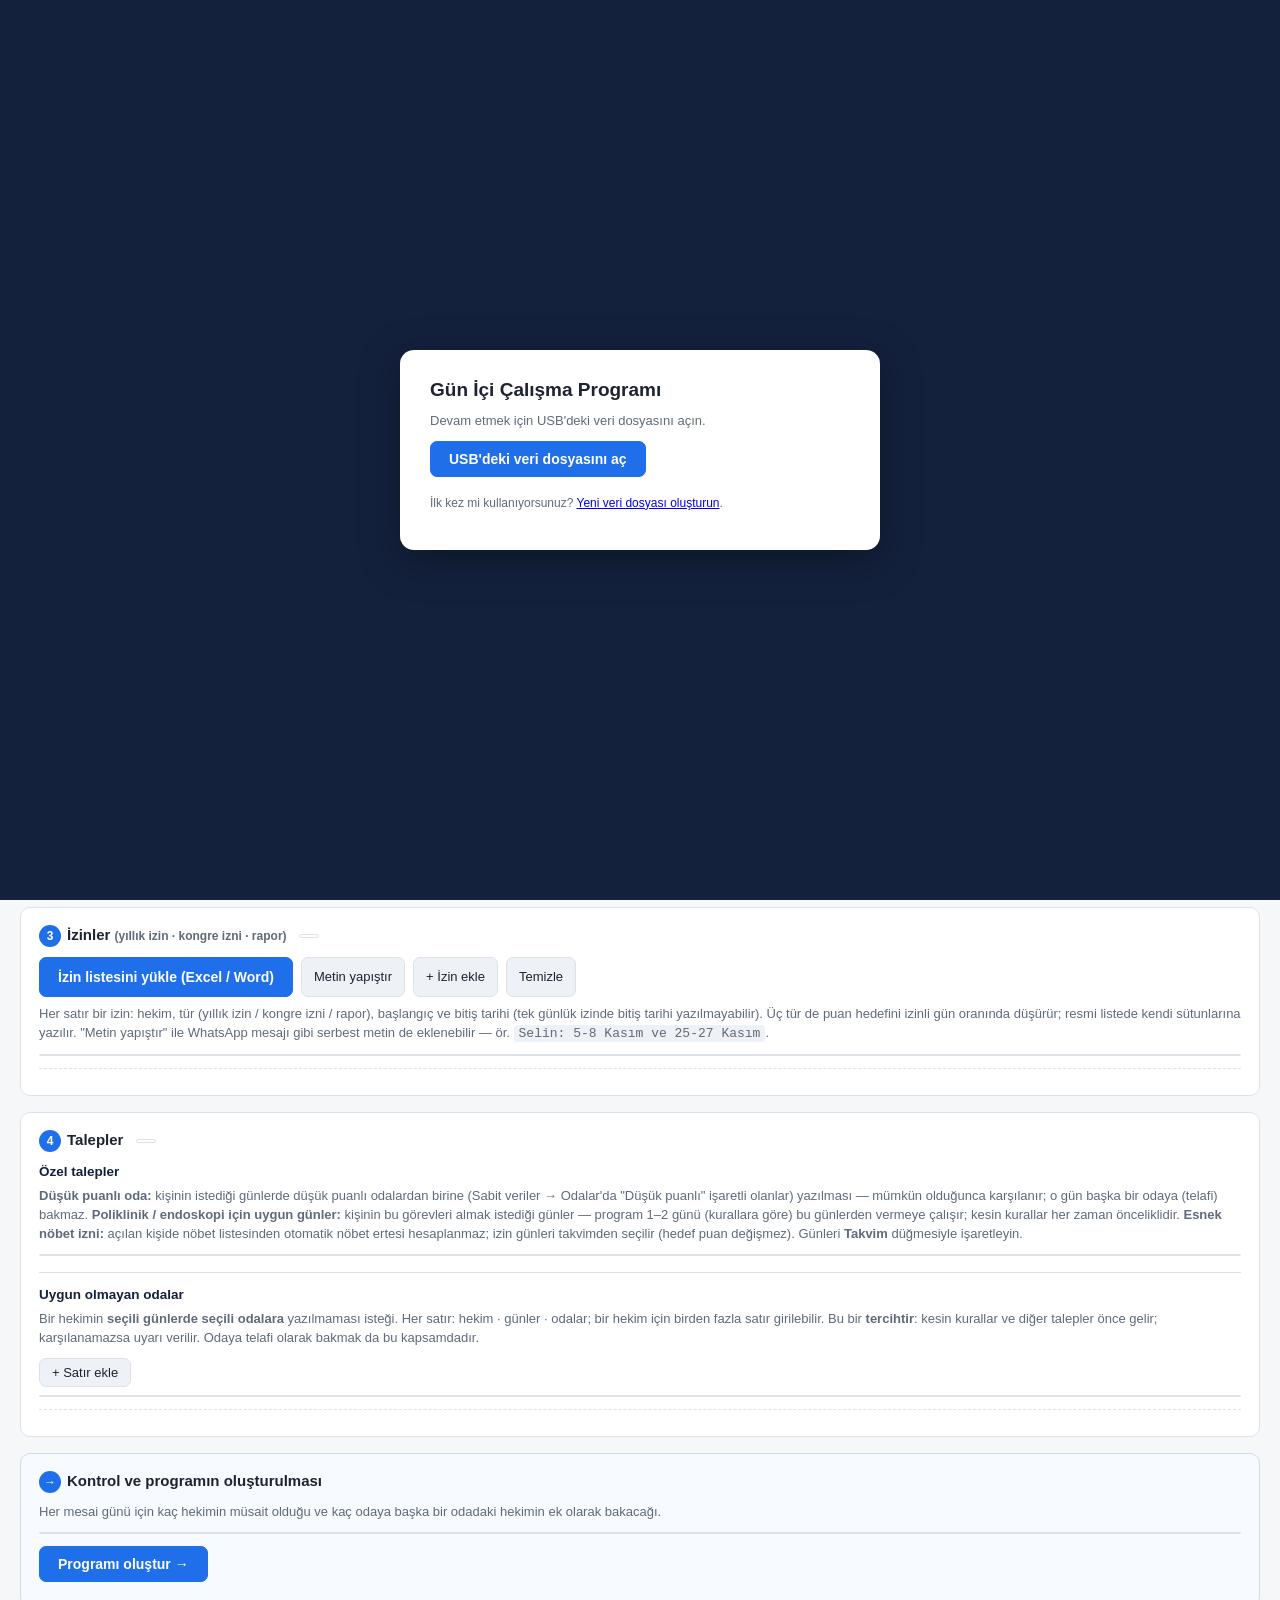
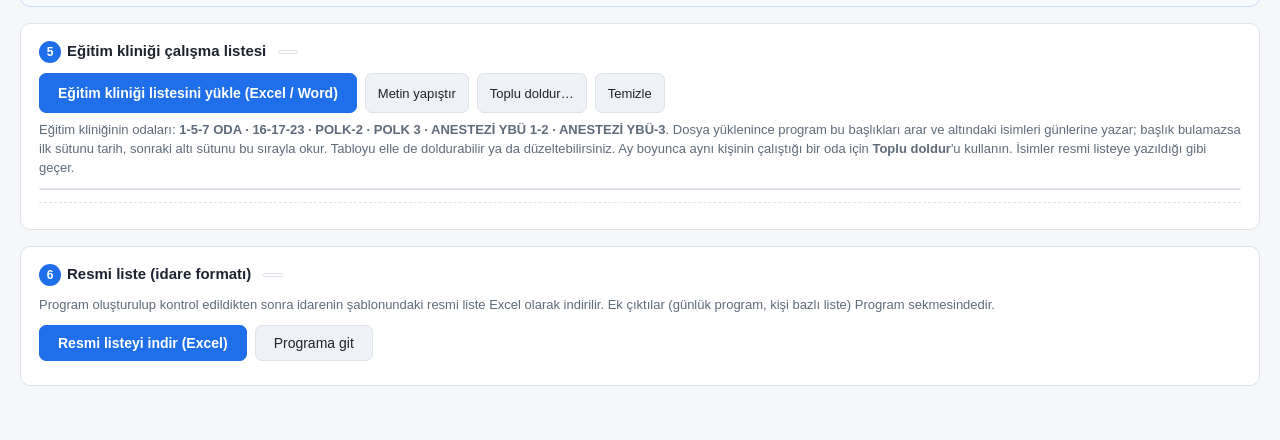
<file: CalismaProgrami.html>
<!doctype html>
<html lang="tr">
<head>
<meta charset="utf-8">
<meta name="viewport" content="width=device-width, initial-scale=1">
<title>Gün İçi Çalışma Programı</title>
<style>
:root{
  --bg:#f6f7f9; --panel:#fff; --ink:#1d2330; --muted:#5f6b7a; --line:#dde2e8; --soft:#eef1f5;
  --accent:#1f6feb; --accent-ink:#fff; --ok:#1a7f37; --ok-bg:#e6f4ea; --bad:#c62828; --bad-bg:#fdecea;
  --warn:#9a6700; --warn-bg:#fff4d6; --pol:#cfe2ff; --pol-ink:#0b3d91; --endo:#e3d5ff; --endo-ink:#4b2a8f; --ne:#dcdfe5; --ne-ink:#4b5563; --izin:#c8efd9; --izin-ink:#11643a; --empty:#ffd2cc; --empty-ink:#a3160b; --cover:#ffe0b3; --cover-ink:#7a4100; --ybf:#e3d5ff;
}
*{box-sizing:border-box}
body{margin:0;background:var(--bg);color:var(--ink);font:14px/1.45 -apple-system,BlinkMacSystemFont,"Segoe UI",Roboto,Arial,sans-serif}
header{background:#14213d;color:#fff;padding:12px 20px;display:flex;align-items:center;gap:16px;flex-wrap:wrap}
header h1{font-size:17px;margin:0;font-weight:600}
header .sub{opacity:.75;font-size:13px}
header .month{margin-left:auto;display:flex;gap:6px;align-items:center}
header select{font-size:14px;padding:4px 6px;border-radius:6px;border:0}
nav{display:flex;gap:2px;background:#14213d;padding:0 16px;flex-wrap:wrap}
nav button{background:transparent;color:#c9d3e6;border:0;padding:10px 16px;font-size:14px;cursor:pointer;border-radius:8px 8px 0 0}
nav button.on{background:var(--bg);color:var(--ink);font-weight:600}
main{padding:18px 20px 40px;max-width:100%}
.tab{display:none}.tab.on{display:block}
.card{background:var(--panel);border:1px solid var(--line);border-radius:10px;padding:16px 18px;margin-bottom:16px}
.card h2{font-size:15px;margin:0 0 10px}
.card h2 .n{display:inline-block;background:var(--accent);color:#fff;border-radius:50%;width:22px;height:22px;text-align:center;line-height:22px;font-size:12px;margin-right:6px}
.hint{color:var(--muted);font-size:13px;margin:0 0 10px}
.row{display:flex;gap:16px;flex-wrap:wrap;align-items:flex-start}
.col{flex:1 1 380px;min-width:300px}
textarea{width:100%;min-height:150px;font:12.5px/1.4 ui-monospace,Menlo,Consolas,monospace;border:1px solid var(--line);border-radius:8px;padding:8px}
input[type=text],input[type=number]{border:1px solid var(--line);border-radius:6px;padding:4px 6px;font-size:13px}
.btn{background:var(--soft);border:1px solid var(--line);border-radius:7px;padding:6px 12px;font-size:13px;cursor:pointer;color:var(--ink)}
.btn:hover{border-color:#b9c2cd}
.btn.primary{background:var(--accent);color:var(--accent-ink);border-color:var(--accent);font-weight:600}
.btn.big{padding:9px 18px;font-size:14px}
.btns{display:flex;gap:8px;flex-wrap:wrap;margin:8px 0}
.stepbar{display:flex;flex-wrap:wrap;gap:6px;align-items:center;background:#fff;border:1px solid var(--line);border-radius:10px;padding:8px 10px;margin-bottom:14px;position:sticky;top:0;z-index:6;box-shadow:0 2px 6px rgba(20,33,61,.06)}
.stepbar .sc{display:inline-flex;gap:6px;align-items:center;border:1px solid var(--line);border-radius:18px;padding:4px 11px;font-size:13px;cursor:pointer;background:#fff;color:var(--ink);white-space:nowrap}
.stepbar .sc b{font-weight:700}.stepbar .arr{color:var(--muted);font-size:15px;padding:0 1px}
.sc.ok,.st.ok{background:var(--ok-bg);border-color:#a6d8b5;color:var(--ok)}.sc.bad,.st.bad{background:var(--bad-bg);border-color:#f2b8b2;color:var(--bad)}
.sc.warn,.st.warn{background:var(--warn-bg);border-color:#ecd28a;color:var(--warn)}.sc.none,.st.none{background:#f1f3f6;color:var(--muted)}
.stepbar .gen{margin-left:auto}
.st{display:inline-block;font-size:12px;font-weight:600;border:1px solid var(--line);border-radius:12px;padding:1px 9px;margin-left:8px;vertical-align:2px;background:#fff;color:var(--muted)}
.card.step h3.sub{font-size:13.5px;margin:16px 0 6px;color:#14213d;border-top:1px solid var(--line);padding-top:12px}
.card.step h2 + h3.sub{border-top:0;padding-top:0;margin-top:4px}
.card.gen{background:#f7faff;border-color:#c9dbf7}
.card.step{scroll-margin-top:72px}
.stepfoot{display:flex;gap:8px;align-items:center;flex-wrap:wrap;margin-top:12px;padding-top:10px;border-top:1px dashed var(--line)}
.stepfoot .small{margin-right:auto}
.verbar{display:flex;gap:6px;flex-wrap:wrap;align-items:center;margin:10px 0 2px;padding:6px;background:var(--soft);border-radius:10px}
.verbar button.vb{border:1px solid var(--line);background:#fff;border-radius:8px;padding:7px 14px;font-size:13.5px;cursor:pointer}
.verbar button.vb.on{background:#14213d;color:#fff;border-color:#14213d;font-weight:600}.verbar button.vb.dr.on{background:#9a6700;border-color:#9a6700}
.verbar .sp{margin-left:auto}
.draft{border:2px solid #ecd28a;background:#fffbea;border-radius:10px;padding:10px 14px;margin:8px 0}
.draft .hd{display:flex;gap:8px;align-items:center;flex-wrap:wrap}.draft .hd b{font-size:14px}
.draft ul{margin:6px 0 0;padding-left:18px;font-size:13px}.draft .cols{display:grid;grid-template-columns:repeat(auto-fit,minmax(280px,1fr));gap:4px 18px;margin-top:6px}
.c-chg{box-shadow:inset 0 0 0 2px #1f6feb}.c-broken{box-shadow:inset 0 0 0 3px #8b0000!important;background:#fde2e2!important;color:#8b0000!important;font-weight:700}.c-lock{opacity:.55}
.props{display:grid;gap:6px;margin-top:8px}.prop{display:flex;gap:10px;align-items:center;flex-wrap:wrap;border:1px solid var(--line);background:#fff;border-radius:8px;padding:6px 10px;font-size:13px}
.chgl{font-size:13px;margin:4px 0 0;padding-left:18px}
#printArea.rep{padding:0}#printArea.rep h1{font-size:14pt;margin:0 0 1mm}#printArea.rep .sub{font-size:9pt;color:#333;margin-bottom:4mm}
#printArea.rep table{width:100%;border-collapse:collapse;font-size:9pt}#printArea.rep th,#printArea.rep td{border:.5pt solid #777;padding:1.2mm 1.5mm;text-align:left;position:static;background:none;white-space:normal}#printArea.rep th{background:#eee}
.opt .acts{display:flex;gap:4px;flex-wrap:wrap}.opt .acts .btn{padding:2px 8px;font-size:12px}.opt.cur{background:#eef3fb}
.tag.w{background:var(--warn-bg);color:var(--warn)}.tag.b{background:var(--bad-bg);color:var(--bad)}
.outs{display:grid;grid-template-columns:repeat(auto-fill,minmax(200px,1fr));gap:10px;margin:6px 0 10px}
.outg{border:1px solid var(--line);border-radius:9px;padding:9px 12px;display:flex;flex-direction:column;gap:1px}
.outg.main{border-color:#9ec0f5;background:#f3f8ff}.outg .btns{margin:6px 0 0}
.chips{display:grid;grid-template-columns:repeat(auto-fill,minmax(210px,1fr));gap:4px 12px}
.chips label{display:flex;gap:6px;align-items:center;padding:3px 4px;border-radius:5px;cursor:pointer}
.chips label:hover{background:var(--soft)}
.incwrap{display:grid;grid-template-columns:minmax(0,2fr) minmax(0,1fr);gap:14px;margin-top:6px}
.incbox{border:1px solid var(--line);border-radius:10px;padding:10px 12px;background:#fff}
.incbox.icu{background:#f4effd;border-color:#d8cbf3}
.incbox.icu .chips label:hover{background:#e9e0fb}
.ibh{font-weight:700;margin-bottom:8px;display:flex;gap:8px;align-items:center}
.chips.one{grid-template-columns:1fr}
.tag.icut{background:#e3d5ff;color:#4b2a8f}
.icu-row td{background:#f4effd;color:#4b2a8f}
@media (max-width:900px){.incwrap{grid-template-columns:1fr}}
.tag{font-size:11px;padding:1px 6px;border-radius:9px;background:var(--soft);color:var(--muted);white-space:nowrap}
.tag.nn{background:#e7f5ec;color:var(--ok)}
.msg{padding:8px 12px;border-radius:8px;margin:8px 0;font-size:13px}
.msg.ok{background:var(--ok-bg);color:var(--ok)}.msg.bad{background:var(--bad-bg);color:var(--bad)}.msg.warn{background:var(--warn-bg);color:var(--warn)}
table{border-collapse:collapse;font-size:12.5px}
th,td{border:1px solid var(--line);padding:3px 6px;text-align:left;white-space:nowrap}
th.wrap{white-space:normal;line-height:1.25}
th{background:var(--soft);font-weight:600;position:sticky;top:0;z-index:1}
td.num,th.num{text-align:right}
.scroll{overflow:auto;max-height:70vh;border:1px solid var(--line);border-radius:8px}
.scroll table{border:0}
#view .scroll{max-height:none}
.grid td{padding:4px 6px}
.scroll th:first-child,.scroll td:first-child{position:sticky;left:0;background:var(--panel);z-index:2}
.scroll th:first-child{background:var(--soft);z-index:3}
.grid td{text-align:center;cursor:default;min-width:64px}
.grid td.click{cursor:pointer}.grid td.click:hover{outline:2px solid var(--accent);outline-offset:-2px}
.c-pol{background:var(--pol);color:var(--pol-ink)}.c-endo{background:var(--endo);color:var(--endo-ink)}.c-ne{background:var(--ne);color:var(--ne-ink)}.c-izin{background:var(--izin);color:var(--izin-ink);font-weight:600}
.c-empty{background:var(--empty);color:var(--empty-ink)}.c-yb{background:#e3d5ff;color:#4b2a8f}.c-cover{background:var(--cover);color:var(--cover-ink)}.c-idle{background:#f3f3f3;color:#999}
.c-bad{outline:2px solid var(--bad);outline-offset:-2px}
.sub-tabs{display:flex;gap:4px;flex-wrap:wrap;margin-bottom:12px}
.sub-tabs button{border:1px solid var(--line);background:var(--panel);padding:6px 12px;border-radius:7px;cursor:pointer;font-size:13px}
.sub-tabs button.on{background:var(--ink);color:#fff;border-color:var(--ink)}
.status{display:flex;gap:10px;flex-wrap:wrap;align-items:center;margin:6px 0 12px}
.pill{padding:5px 12px;border-radius:20px;font-weight:600;font-size:13px}
.pill.ok{background:var(--ok-bg);color:var(--ok)}.pill.bad{background:var(--bad-bg);color:var(--bad)}.pill.info{background:var(--soft);color:var(--muted)}
.bar{display:inline-block;height:10px;vertical-align:middle;border-radius:2px}
.legend{display:flex;gap:14px;flex-wrap:wrap;font-size:13px;color:var(--ink);margin:8px 0}
.legend span{display:inline-flex;align-items:center;gap:4px}
.legend i{display:inline-block;width:18px;height:14px;border-radius:3px;border:1px solid rgba(0,0,0,.18)}
dialog{border:1px solid var(--line);border-radius:12px;padding:0;max-width:520px;width:92vw}
dialog .hd{padding:12px 16px;border-bottom:1px solid var(--line);font-weight:600}
dialog .bd{padding:12px 16px;max-height:60vh;overflow:auto}
dialog .ft{padding:10px 16px;border-top:1px solid var(--line);display:flex;justify-content:flex-end;gap:8px}
.opt{display:flex;justify-content:space-between;gap:10px;padding:6px 8px;border-radius:6px;cursor:pointer}
.opt:hover{background:var(--soft)}.opt .r{color:var(--muted);font-size:12px}
#overlay{position:fixed;inset:0;background:rgba(20,33,61,.45);display:none;align-items:center;justify-content:center;z-index:50}
#overlay div{background:#fff;padding:20px 28px;border-radius:12px;font-weight:600}
.small{font-size:12px;color:var(--muted)}
ul.warns{margin:0;padding-left:18px}ul.warns li{margin:2px 0}
textarea.drop.over{outline:3px dashed var(--accent);outline-offset:-3px;background:#f3f8ff}
.prev{margin-top:10px;padding:10px 12px;border:1px solid var(--line);border-radius:8px;background:#fafbfc}
.prev .pr{display:flex;gap:8px;align-items:center;margin:4px 0;flex-wrap:wrap}
.prev .pr span{min-width:150px;font-size:13px}
.prev input{flex:1;min-width:220px}
label.btn{display:inline-block}
.cal{display:grid;grid-template-columns:repeat(7,1fr);gap:6px;max-width:400px;margin:6px 0}
.cal .h{text-align:center;font-size:12px;color:var(--muted);font-weight:700}
.cal .d{aspect-ratio:1/1;border:1.5px solid #dfe5ee;border-radius:10px;background:#fff;font:600 15px/1 -apple-system,BlinkMacSystemFont,"Segoe UI",Roboto,Arial,sans-serif;color:var(--ink);position:relative;cursor:pointer;display:flex;align-items:center;justify-content:center;padding:0}
.cal button.d:hover{border-color:#9db4d6;background:#f6f9ff}
.cal .d.off{background:#f3f4f6;color:#b6bcc6;border-style:dashed;cursor:default}
.cal .d.off small{position:absolute;bottom:3px;font-size:8.5px;font-weight:600}
.cal .d.x{background:#fff0ef;border-color:#f2a19b;color:#9b1c13}
.cal .d.x.ne{background:#eef1f5;border-color:#9aa4b2;color:#374151}
.cal .d .n{position:relative;z-index:1}
.cal .d.x .n{position:absolute;top:3px;left:5px;font-size:11px;font-weight:800}
.cal .d .xm{position:absolute;inset:26% 12% 10% 26%;pointer-events:none}
.cal .d .xm line{stroke:#e0322a;stroke-width:14;stroke-linecap:round}
.cal .d.ne .xm line{stroke:#4b5563}
.cal .d .xm.ck polyline{fill:none;stroke-width:13;stroke-linecap:round;stroke-linejoin:round}
.cal .d.x.pol{background:#e3efff;border-color:#9ec0f5;color:#0b3d91}.cal .d.pol .xm.ck polyline{stroke:#1f6feb}
.cal .d.x.endo{background:#efe6ff;border-color:#c5aef2;color:#4b2a8f}.cal .d.endo .xm.ck polyline{stroke:#6d3fd1}
.chip.room{background:#fff;border-color:#c9d1dc;color:#374151}
.roomgrid{display:grid;grid-template-columns:repeat(auto-fill,minmax(170px,1fr));gap:4px 10px;margin:8px 0}
.roomgrid label{display:flex;gap:6px;align-items:center;padding:3px 4px;border-radius:5px;cursor:pointer}
.roomgrid label:hover{background:var(--soft)}
.roomgrid button.rb{display:flex;justify-content:space-between;gap:6px;align-items:center;border:1px solid var(--line);background:#fff;border-radius:7px;padding:5px 9px;font-size:13px;cursor:pointer;text-align:left}
.roomgrid button.rb:hover{border-color:#9db4d6}.roomgrid button.rb.cl{background:#fff4d6;border-color:#ecd28a}.roomgrid button.rb .small{white-space:nowrap}
.c-closed{background:repeating-linear-gradient(45deg,#f3f4f6,#f3f4f6 5px,#e5e7eb 5px,#e5e7eb 10px);color:#6b7280;font-style:italic}.c-wait{background:#fff4d6;color:#9a6700;font-weight:600}
.chip.pol{background:#e3efff;border-color:#9ec0f5;color:#0b3d91}.chip.endo{background:#efe6ff;border-color:#c5aef2;color:#4b2a8f}
.chip{display:inline-block;border:1px solid var(--line);border-radius:12px;padding:1px 8px;margin:1px 2px;font-size:12px;background:#f3f4f6;color:#374151}
.chip.low{background:#fff0ef;border-color:#f2b8b2;color:#9b1c13}
.c-req{box-shadow:inset 0 -3px 0 #e0322a}
table.rt{width:100%;border-collapse:collapse}
.rt th,.rt td{padding:2px 4px}
.rt input,.rt select{width:100%;border:1px solid transparent;background:transparent;padding:5px 6px;border-radius:5px;font-size:13px;font-family:inherit;color:var(--ink)}
.rt input:hover{border-color:var(--line);background:#fff}
.rt input:focus{outline:none;border-color:var(--accent);background:#fff;box-shadow:0 0 0 2px rgba(31,111,235,.15)}
.rt input.bad{background:var(--bad-bg);border-color:#f2b8b2;color:var(--bad)}
.rt tr.we td{background:#f6f7f9}
.rt tr.pv td{background:#eceff4;color:#4b5563}
.rt tr.sep td{background:#eef3fb;font-weight:700;color:#14213d}
.rt td.dt{white-space:nowrap;font-variant-numeric:tabular-nums}
.rt col.c-dt{width:96px}.rt col.c-gn{width:92px}
.drop.over{outline:3px dashed var(--accent);outline-offset:-3px}
.code{font-family:ui-monospace,Menlo,Consolas,monospace;background:var(--soft);padding:1px 5px;border-radius:4px}
#lock{position:fixed;inset:0;background:#14213d;display:flex;align-items:center;justify-content:center;z-index:100;padding:16px}
.lockcard{background:#fff;border-radius:14px;padding:26px 30px;width:min(480px,100%);box-shadow:0 10px 40px rgba(0,0,0,.35)}
.lockcard h2{margin:0 0 8px;font-size:19px}.lockcard form{display:grid;gap:10px}
.lockcard input[type=password]{font-size:15px;padding:9px 10px;border:1px solid var(--line);border-radius:8px}
.lockbtns{display:flex;gap:10px;flex-wrap:wrap;margin-top:6px}
#fileBar{padding:10px 20px;display:flex;gap:10px;align-items:center;flex-wrap:wrap;font-size:13.5px;border-bottom:1px solid var(--line)}
#fileBar.ok{background:var(--ok-bg);color:var(--ok)}#fileBar.warn{background:var(--warn-bg);color:#5c3d00}#fileBar.bad{background:var(--bad-bg);color:var(--bad)}
#fileBar b{font-weight:700}#fileBar .btn{padding:5px 12px}
/* ---------- PDF / yazdırma: yalnızca günlük program, tek A4 yatay sayfa ---------- */
#printArea{display:none;box-sizing:border-box;padding:8mm;font-family:-apple-system,BlinkMacSystemFont,"Segoe UI",Roboto,Arial,sans-serif;color:#000;background:#fff}
#printArea .ph{display:flex;justify-content:space-between;align-items:baseline;margin:0 0 1.5mm}
#printArea .ph b{font-size:11pt}#printArea .ph span{font-size:7pt;color:#333}
#printArea .pt{width:100%;border-collapse:collapse;table-layout:fixed;font-size:6.4pt;line-height:1.12}
#printArea .pt th,#printArea .pt td{border:.5pt solid #777;padding:.5mm .3mm;text-align:center;white-space:normal;overflow-wrap:break-word;position:static;background:none}
#printArea .pt thead th{background:#e6e6e6;font-weight:700}
#printArea .pt th.rn{text-align:left;padding-left:1mm;font-weight:700;background:#f2f2f2}
#printArea .pt td.p{background:var(--pol)}#printArea .pt td.e{background:var(--endo)}
#printArea .pt td.cv{background:var(--cover)}#printArea .pt td.n{background:var(--ne)}#printArea .pt td.i{background:var(--izin)}#printArea .pt td.y{background:var(--ybf)}
#printArea .pt td.em{background:var(--empty);font-weight:700;font-style:italic}
#printArea .pl{display:flex;gap:5mm;flex-wrap:wrap;font-size:6.8pt;margin-top:1.5mm;align-items:center}
#printArea .pl i{display:inline-block;width:4mm;height:2.6mm;border:.5pt solid #777;vertical-align:middle;margin-right:1mm}
@media print{
  #lock{display:none!important}
  @page{size:A4 landscape;margin:0}
  *{-webkit-print-color-adjust:exact;print-color-adjust:exact}
  body{background:#fff}
  body > *:not(#printArea){display:none!important}
  #printArea{display:block!important;position:static!important}
}
</style>
</head>
<body>
<header>
  <div><h1>Gün İçi Çalışma Programı</h1><div class="sub">Anestezi ve Reanimasyon · uzman hekim oda dağılımı</div></div>
  <div class="month noprint">Ay:
    <select id="selMonth"></select><select id="selYear"></select>
  </div>
</header>
<nav>
  <button data-tab="ay" class="on">1 · Ay bilgileri</button>
  <button data-tab="program">2 · Program</button>
  <button data-tab="sabit">Sabit veriler</button>
  <button data-tab="yardim">Kurallar ve yardım</button>
</nav>
<div id="fileBar" class="noprint"></div>
<main>

<!-- ============ AY BİLGİLERİ ============ -->
<section class="tab on" id="tab-ay">
  <div class="stepbar" id="stepBar"></div>

  <div class="card step" id="step1">
    <h2><span class="n">1</span>Takvim ve nöbet listesi <span class="st" data-st="1"></span></h2>
    <h3 class="sub">Resmi tatiller</h3>
    <p class="hint">Bu aydaki resmi tatil günleri (odalar kapalı, hesaba girmez). Her satıra bir tarih yazın: <span class="code">29.10.2026</span>. Arife gibi yarım günler <b>yazılmaz</b> — tam gün sayılır. Sabit milli bayramlar otomatik gelir; dini bayramları her yıl kontrol edin.</p>
    <div class="row"><div class="col"><textarea id="txtHolidays" style="min-height:70px"></textarea></div>
    <div class="col"><div id="infoDays" class="msg ok"></div></div></div>
    <h3 class="sub">Odaların açık günleri</h3>
    <p class="hint">Varsayılan: bütün odalar ayın tüm mesai günlerinde açık. Tadilat vb. nedeniyle kapalı olan ya da ay ortasında açılan bir odaya tıklayıp <b>açık olduğu günleri</b> işaretleyin; kapalı günde o odaya kimse yazılmaz ve o odaya ek olarak da bakılmaz. Yeni oda eklemek ya da oda adını değiştirmek için: Sabit veriler → Odalar.</p>
    <div class="roomgrid" id="openRooms"></div>
    <h3 class="sub" id="cardRoster">Nöbet listesi</h3>
    <div class="btns">
      <label class="btn primary big">Nöbet listesini yükle (Excel / Word)<input type="file" id="fileRoster" accept=".xlsx,.docx,.csv,.txt" hidden></label>
      <button class="btn" id="btnPasteRoster">Metin yapıştır</button>
      <button class="btn" id="btnClrRoster">Temizle</button>
      <span id="rosterFile" class="small" style="align-self:center"></span>
    </div>
    <p class="hint">Dosya yüklenince tablo kendiliğinden dolar; her hücreyi ayrıca düzeltebilirsiniz. İdarenin çalışma listesi (Excel) yüklenirse dört nöbet sütunu oradan okunur. Hücreye yazmaya başlayınca hekim listesinden öneriler çıkar (Tab: sonraki hücre · Enter: alt satır). <b>YBÜ 1-2</b> nöbetçisi gündüz <b>dış anesteziye</b>, <b>YBÜ 3</b> nöbetçisi gündüz <b>yanığa</b> yazılır (puansız). <b>İlave / yarım vardiya</b> sütunu aynı gün başka kişiler içindir (virgülle) — resmi listede yer almaz. Listede adı geçen herkes nöbet ertesi alır. Üstteki gri satırlar: nöbet ertesi bu aya düşen <b>önceki ayın son günleri</b>.</p>
    <div id="rosterSum"></div>
    <div class="scroll drop" id="rosterWrap" style="max-height:560px"><table class="rt" id="tblRoster"></table></div>
    <div class="stepfoot" data-step="1"></div>
  </div>

  <div class="card step" id="step2">
    <h2><span class="n">2</span>Yoğun bakımda çalışacak hekimler <span class="st" data-st="2"></span></h2>
    <p class="hint">Bir isme tıklayınca hekim diğer kutuya geçer. Gündüz <b>yoğun bakımda</b> çalışacak olanları sağdaki kutuya alın. Seçim bir sonraki aya otomatik taşınır.</p>
    <div class="btns">
      <button class="btn" id="btnAll">Hepsini programa al</button>
      <button class="btn" id="btnFromRoster">Nöbet listesinde adı olmayan nöbetçileri yoğun bakıma al</button>
      <span id="incCount" class="tag" style="align-self:center;display:none"></span>
    </div>
    <div class="incwrap">
      <div class="incbox"><div class="ibh">Gün içi programa dahil <span class="tag nn" id="incN"></span></div><div class="chips" id="chipsIn"></div></div>
      <div class="incbox icu"><div class="ibh">Yoğun bakım <span class="tag icut" id="icuN"></span></div><div class="chips one" id="chipsIcu"></div></div>
    </div>
    <div id="incCheck"></div>
    <div class="stepfoot" data-step="2"></div>
  </div>

  <div class="card step" id="cardLeaves">
    <h2><span class="n">3</span>İzinler <span class="small">(yıllık izin · kongre izni · rapor)</span> <span class="st" data-st="3"></span></h2>
    <div class="btns">
      <label class="btn primary big">İzin listesini yükle (Excel / Word)<input type="file" id="fileLeaves" accept=".xlsx,.docx,.csv,.txt" hidden></label>
      <button class="btn" id="btnPasteLeaves">Metin yapıştır</button>
      <button class="btn" id="btnAddLeave">+ İzin ekle</button>
      <button class="btn" id="btnClrLeaves">Temizle</button>
      <span id="leavesFile" class="small" style="align-self:center"></span>
    </div>
    <p class="hint">Her satır bir izin: hekim, tür (yıllık izin / kongre izni / rapor), başlangıç ve bitiş tarihi (tek günlük izinde bitiş tarihi yazılmayabilir). Üç tür de puan hedefini izinli gün oranında düşürür; resmi listede kendi sütunlarına yazılır. "Metin yapıştır" ile WhatsApp mesajı gibi serbest metin de eklenebilir — ör. <span class="code">Selin: 5-8 Kasım ve 25-27 Kasım</span>.</p>
    <div id="leaveSum"></div>
    <div class="scroll drop" id="leavesWrap" style="max-height:none"><table class="rt" id="tblLeaves"></table></div>
    <div class="stepfoot" data-step="3"></div>
  </div>

<datalist id="docList"></datalist>

  <div class="card step" id="cardSpecial">
    <h2><span class="n">4</span>Talepler <span class="st" data-st="4"></span></h2>
    <h3 class="sub">Özel talepler</h3>
    <p class="hint"><b>Düşük puanlı oda:</b> kişinin istediği günlerde düşük puanlı odalardan birine (Sabit veriler → Odalar'da "Düşük puanlı" işaretli olanlar) yazılması — mümkün olduğunca karşılanır; o gün başka bir odaya (telafi) bakmaz. <b>Poliklinik / endoskopi için uygun günler:</b> kişinin bu görevleri almak istediği günler — program 1–2 günü (kurallara göre) bu günlerden vermeye çalışır; kesin kurallar her zaman önceliklidir. <b>Esnek nöbet izni:</b> açılan kişide nöbet listesinden otomatik nöbet ertesi hesaplanmaz; izin günleri takvimden seçilir (hedef puan değişmez). Günleri <b>Takvim</b> düğmesiyle işaretleyin.</p>
    <div id="prevInfo"></div>
    <div class="scroll" style="max-height:none"><table id="tblSpecial"></table></div>
    <h3 class="sub" id="cardAvoid">Uygun olmayan odalar</h3>
    <p class="hint">Bir hekimin <b>seçili günlerde seçili odalara</b> yazılmaması isteği. Her satır: hekim · günler · odalar; bir hekim için birden fazla satır girilebilir. Bu bir <b>tercihtir</b>: kesin kurallar ve diğer talepler önce gelir; karşılanamazsa uyarı verilir. Odaya telafi olarak bakmak da bu kapsamdadır.</p>
    <div class="btns"><button class="btn" id="btnAddAvoid">+ Satır ekle</button></div>
    <div class="scroll" style="max-height:none"><table class="rt" id="tblAvoid"></table></div>
    <div class="stepfoot" data-step="4"></div>
  </div>

  <div class="card step gen" id="stepGen">
    <h2><span class="n">→</span>Kontrol ve programın oluşturulması</h2>
    <p class="hint">Her mesai günü için kaç hekimin müsait olduğu ve kaç odaya başka bir odadaki hekimin ek olarak bakacağı.</p>
    <div class="scroll" style="max-height:none"><table id="tblCap"></table></div>
    <div class="btns" style="margin-top:12px"><button class="btn primary big" id="btnGoGen">Programı oluştur →</button><span id="genNote" class="small" style="align-self:center"></span></div>
  </div>

  <div class="card step" id="step5">
    <h2><span class="n">5</span>Eğitim kliniği çalışma listesi <span class="st" data-st="5"></span></h2>
    <div class="btns">
      <label class="btn primary big">Eğitim kliniği listesini yükle (Excel / Word)<input type="file" id="fileEdu" accept=".xlsx,.docx,.csv,.txt" hidden></label>
      <button class="btn" id="btnPasteEdu">Metin yapıştır</button>
      <button class="btn" id="btnFillEdu">Toplu doldur…</button>
      <button class="btn" id="btnClrEdu">Temizle</button>
      <span id="eduFile" class="small" style="align-self:center"></span>
    </div>
    <p class="hint">Eğitim kliniğinin odaları: <b>1-5-7 ODA · 16-17-23 · POLK-2 · POLK 3 · ANESTEZİ YBÜ 1-2 · ANESTEZİ YBÜ-3</b>. Dosya yüklenince program bu başlıkları arar ve altındaki isimleri günlerine yazar; başlık bulamazsa ilk sütunu tarih, sonraki altı sütunu bu sırayla okur. Tabloyu elle de doldurabilir ya da düzeltebilirsiniz. Ay boyunca aynı kişinin çalıştığı bir oda için <b>Toplu doldur</b>'u kullanın. İsimler resmi listeye yazıldığı gibi geçer.</p>
    <div id="eduSum"></div>
    <div class="scroll drop" id="eduWrap" style="max-height:560px"><table class="rt" id="tblEdu"></table></div>
    <datalist id="eduList"></datalist>
    <div class="stepfoot" data-step="5"></div>
  </div>

  <div class="card step" id="step6">
    <h2><span class="n">6</span>Resmi liste (idare formatı) <span class="st" data-st="6"></span></h2>
    <p class="hint">Program oluşturulup kontrol edildikten sonra idarenin şablonundaki resmi liste Excel olarak indirilir. Ek çıktılar (günlük program, kişi bazlı liste) Program sekmesindedir.</p>
    <div class="btns"><button class="btn primary big" id="btnStepOff">Resmi listeyi indir (Excel)</button><button class="btn big" id="btnStepProg">Programa git</button></div>
  </div>
</section>

<!-- ============ PROGRAM ============ -->
<section class="tab" id="tab-program">
  <div class="card">
    <div class="btns noprint">
      <button class="btn primary big" id="btnGen">Programı oluştur / yeniden oluştur</button>
    </div>
    <div class="outs noprint">
      <div class="outg main"><b>Resmi liste (idare formatı)</b><span class="small">Kişilerle resmi olarak paylaşılan liste</span><div class="btns"><button class="btn primary" id="btnOffXlsx">Excel</button></div></div>
      <div class="outg"><b>Günlük program</b><span class="small">Ek çıktı · oda × gün</span><div class="btns"><button class="btn" id="btnPrint">PDF</button><button class="btn" id="btnJpg">JPEG</button></div></div>
      <div class="outg"><b>Kişi bazlı liste</b><span class="small">Ek çıktı · hekim × gün</span><div class="btns"><button class="btn" id="btnKPrint">PDF</button><button class="btn" id="btnKJpg">JPEG</button></div></div>
      <div class="outg"><b>Tüm tablolar</b><span class="small">Ek çıktı · puanlar dahil</span><div class="btns"><button class="btn" id="btnXlsx">Excel</button></div></div>
    </div>
    <div class="verbar noprint" id="verBar"></div>
    <div class="status" id="status"></div>
    <div id="staleMsg"></div>
    <div id="draftBar" class="noprint"></div>
    <div class="sub-tabs noprint" id="views">
      <button data-v="ozet" class="on">Puan özeti</button>
      <button data-v="gunluk">Günlük program</button>
      <button data-v="kisigun">Kişi bazlı · gün gün</button>
      <button data-v="kisioda">Kişi bazlı · oda oda</button>
      <button data-v="uyari">Uyarılar</button>
    </div>
    <div id="view"></div>
  </div>
</section>

<!-- ============ SABİT VERİLER ============ -->
<section class="tab" id="tab-sabit">
  <div class="card">
    <h2>Hekimler</h2>
    <p class="hint">Tüm anestezi uzmanları. <b>Muaf olduğu odalar</b>: hekimin görev almayacağı odalar, virgülle ayırın (oda adları aşağıdaki listeyle aynı yazılmalı). <b>Pol. muaf / Endo. muaf</b>: "ayda en az 1 gün" kuralından kişiye özel muafiyet.</p>
    <div class="scroll" style="max-height:none"><table id="tblDocs"></table></div>
    <div class="btns"><button class="btn" id="btnAddDoc">+ Hekim ekle</button></div>
  </div>
  <div class="card">
    <h2>Odalar ve puanlar</h2>
    <p class="hint">Tür: Ameliyathane / Poliklinik / Endoskopi. <b>Paylaşılabilir oda</b>: hekim yetmeyen günlerde ilk olarak başka bir odadaki hekimin ek olarak bakacağı odalar. <b>Resmi listedeki başlık</b>: idare şablonundaki sütun adı (oda adı değişse de resmi liste doğru sütuna yazar; şablonda olmayan yeni oda KONS-2'den sonra yeni sütun olur). <b>Yalnız şu odalarla paylaşılabilir</b>: konum nedeniyle bu oda başka bir odayla aynı kişiye ancak seçilen odalardan biriyle verilebilir — iki yönlü <b>kesin kural</b>, program asla çiğnemez. Bir oda bir ay içinde kapalıysa ya da ay ortasında açılıyorsa: Ay bilgileri → 1 → <b>Odaların açık günleri</b>.</p>
    <div class="scroll" style="max-height:none"><table id="tblAreas"></table></div>
    <div class="btns"><button class="btn" id="btnAddArea">+ Oda ekle</button></div>
    <div id="fixedMsg"></div>
  </div>
  <div class="card">
    <h2>Resmi liste (idare formatı)</h2>
    <p class="hint">Resmi listenin başlığında ve imza bölümünde yazacak bilgiler. Başlığın sonuna ay ve yıl kendiliğinden eklenir.</p>
    <div class="prev" id="offForm"></div>
  </div>
  <div class="card">
    <h2>Şifre ve yedekleme</h2>
    <p class="hint">Tüm veriler USB'deki veri dosyasında <b>şifreli</b> olarak tutulur; bilgisayara kopya bırakılmaz. Program 30 dakika kullanılmazsa kendiliğinden kilitlenir.</p>
    <div class="btns">
      <button class="btn" id="btnPw">Şifreyi değiştir</button>
      <button class="btn" id="btnBackup">Yedek kopya indir (şifreli)</button>
      <button class="btn" id="btnReset">Sabit verileri varsayılana döndür</button>
    </div>
    <p class="small">Yedeği geri yüklemek için: üstteki <b>Kilitle</b> → "USB'deki veri dosyasını aç" ile yedek dosyasını seçin (yedek de aynı şifreyle açılır; bundan sonra kayıtlar o dosyaya yapılır).</p>
  </div>
</section>

<!-- ============ YARDIM ============ -->
<section class="tab" id="tab-yardim">
  <div class="card">
    <h2>Nasıl kullanılır</h2>
    <ol>
      <li>Üstten <b>ayı</b> seçin. Bir önceki ayın programı bu dosyadaysa aylar arası dönüşüm (poliklinik/endoskopi sayısı, oda değişimi) kendiliğinden uygulanır.</li>
      <li><b>Ay bilgileri</b> sekmesindeki adımları sırayla tamamlayın: 1 takvim ve nöbet listesi · 2 yoğun bakımda çalışacaklar · 3 izinler · 4 talepler. Üstteki çubuk her adımın durumunu gösterir (✓ tamam, ! eksik, ○ bekliyor). Kırmızı (tanınmayan) isim kalmadığından emin olun.</li>
      <li><b>Program</b> sekmesinde "Programı oluştur"a basın. Birkaç saniye içinde liste hazırlanır.</li>
      <li><b>Puan özeti</b> ile hekimlerin ay sonu puanlarını kontrol edin. <b>Günlük program</b> tablosunda bir hücreye tıklayarak elle değişiklik yapabilirsiniz (iki hekimin yeri değişir); puanlar ve kural kontrolü anında güncellenir.</li>
      <li><b>Resmi liste (idare formatı) → Excel</b>: kişilerle resmi olarak paylaşılan liste. Ek çıktılar: günlük program ve kişi bazlı liste (PDF / JPEG, tek A4 yatay sayfa), tüm tablolar (Excel, puanlar dahil).</li>
    </ol>
    <p class="hint">Her "yeniden oluştur" farklı ama kurallara uygun bir liste üretir; beğenmezseniz tekrar basabilirsiniz.</p>
  </div>
  <div class="card">
    <h2>USB ile kullanım ve şifre</h2>
    <ol>
      <li>USB'de iki dosya durur: <span class="code">CalismaProgrami.html</span> (program) ve <span class="code">calisma-verileri.json</span> (şifreli veriler).</li>
      <li><b>İlk kez:</b> programı Chrome ile açın, "Yeni veri dosyası oluşturun"a tıklayın, şifre belirleyin ve dosyayı USB'ye kaydedin.</li>
      <li><b>Her açılışta:</b> "USB'deki veri dosyasını aç" (aynı bilgisayarda "Son dosyayı aç") ile dosyayı seçin ve şifreyi girin.</li>
      <li>Üstteki yeşil çubuk görünürken her değişiklik USB'ye anında, şifreli olarak kaydedilir. Kırmızıya dönerse USB çıkmış olabilir.</li>
      <li>İş bitince <b>Kilitle</b>'ye basın ya da tarayıcıyı kapatın. 30 dakika işlem yapılmazsa program kendiliğinden kilitlenir.</li>
    </ol>
    <p class="hint">Şifre unutulursa veriler kurtarılamaz. İnternet gerekmez.</p>
  </div>
  <div class="card">
    <h2>Örnek veriyle dene</h2>
    <p class="hint">Programı denemek için Kasım 2026 nöbet listesi ve izinleri yüklenir (ay Kasım 2026'ya geçer, o ayın girdileri değişir).</p>
    <div class="btns"><button class="btn" id="btnDemo">Örnek veriyi yükle (Kasım 2026)</button></div>
  </div>
  <div class="card">
    <h2>Uygulanan kurallar</h2>
    <p class="hint">Kesin kurallar (asla ihlal edilmez)</p>
    <ul>
      <li><b>K1</b> Nöbet ertesi mesai yok: Pzt–Per nöbeti → ertesi gün; <b>Cuma → sonraki Çarşamba</b>; <b>Cumartesi/Pazar → Pazartesi</b>. Tatile denk gelen nöbet ertesi yanar. Listede kısmi vardiyayla yer alan da nöbet ertesi alır.</li>
      <li><b>K2</b> Nöbet günü gündüz çalışılır. <b>K3</b> Yıllık izinliye görev yok. <b>K4</b> Hekim muaf olduğu odaya atanmaz, o odaya telafi olarak da bakmaz.</li>
      <li><b>K5</b> Nöbet tutmayanlar her mesai günü çalışır. <b>K6</b> Günde tek alan (telafi hariç).</li>
      <li><b>K7</b> Poliklinik: ayda en az 1, en fazla 2 gün; 2 gün ise mutlaka iki farklı ünitede (izinli de en az 1). Kişiye özel muafiyet: Sabit veriler → Pol. muaf.</li>
      <li><b>K8</b> Endoskopi: K7'nin aynısı.</li>
      <li><b>K9</b> Aynı ameliyathane odasında ayda en fazla 2 görev (telafi dahil).</li>
      <li><b>K10</b> Hekim yetmezse önce "paylaşılabilir" odalara, daha fazlası gerekirse en düşük puanlı ameliyathane odalarına başka bir ameliyathane odasındaki hekim ek olarak bakar (günde en fazla bir ek oda) ve iki odanın puanını da alır. Listelerde bu hekimin adı iki odada da <b>*</b> ile yazılır.</li>
      <li><b>K11</b> Resmi tatiller hesaba girmez, arife tam gün sayılır. <b>K12</b> Hekim fazlası olursa uyarı.</li>
      <li><b>K13</b> Poliklinik ve endoskopi her gün kendi hekimiyle çalışır (paylaşılmaz). <b>K14</b> Poliklinik/endoskopideki hekim ek oda almaz.</li>
      <li><b>Dönüşüm (geçen ayın programı varsa):</b> geçen ay poliklinikte (endoskopide) 1 gün çalışan bu ay öncelikle 2 gün, 2 gün çalışan 1 gün çalışır; ayrıca herkes olabildiğince geçen ay çalışmadığı odalara yazılır. İkisi de tercihtir — kesin kurallar ve talepler önce gelir.</li>
    </ul>
    <p class="hint">Hedefler</p>
    <ul>
      <li><b>H1</b> Ay sonu toplam puanlar birbirine olabildiğince yakın (ana hedef). <b>H2</b> İzinlinin (yıllık izin, kongre izni, rapor) hedefi izin günü oranında düşer. <b>H3</b> Puanlar her ay sıfırdan hesaplanır.</li>
      <li><b>T1</b> Aynı odaya ikinci kez atamadan mümkünse kaçınılır; puan dengesi önceliklidir.</li>
    </ul>
  </div>
</section>
</main>

<dialog id="dlg"><div class="hd" id="dlgHd"></div><div class="bd" id="dlgBd"></div><div class="ft"><button class="btn" id="dlgClose">Kapat</button></div></dialog>
<div id="lock"><div id="lockBox" class="lockcard"></div></div>
<div id="overlay"><div>Program hesaplanıyor…</div></div>
<div id="printArea"></div>

<script id="core">
/* ================= ÇEKİRDEK: tarih, isim, hazırlık, çözücü, doğrulama ================= */
const CORE = (() => {
  const H = 1e9;       // kesin kural ihlali cezası
  const REP = 20;      // aynı ameliyathane odasında 2. görev (T1) — mümkünse kaçınılır, puan dengesi önceliklidir
  const WL = 2e6;      // düşük puanlı oda talebi karşılanmazsa (güçlü tercih; kesin kuraldan zayıf, puan dengesinden güçlü)
  const WP = 5e5;      // poliklinik/endoskopi gün tercihi karşılanmazsa (tercih; kesin kurallardan çok zayıf)
  const WA = 1e5;      // gün bazlı uygun olmayan oda (puan dengesinden güçlü)
  const WR = 3e4;      // poliklinik/endoskopi aylar arası dönüşümü (geçen ay 1 → bu ay 2, 2 → 1); puan dengesinden güçlü
  const WO = 10;       // geçen ay çalışılan ameliyathane odasına yeniden görev (en zayıf tercih; puan dengesinden de sonra)
  const WE = 5000;      // liste dışı boş odada puan sırası cezası (en düşük puanlı önce)
  const GUNLER = ['Pazar', 'Pazartesi', 'Salı', 'Çarşamba', 'Perşembe', 'Cuma', 'Cumartesi'];
  const GUN_KISA = ['Paz', 'Pzt', 'Sal', 'Çar', 'Per', 'Cum', 'Cmt'];
  const AYLAR = ['Ocak', 'Şubat', 'Mart', 'Nisan', 'Mayıs', 'Haziran', 'Temmuz', 'Ağustos', 'Eylül', 'Ekim', 'Kasım', 'Aralık'];

  // ---------- tarih ----------
  const pad = n => String(n).padStart(2, '0');
  const key = (y, m, d) => `${y}-${pad(m)}-${pad(d)}`;
  const toDate = k => { const [y, m, d] = k.split('-').map(Number); return new Date(Date.UTC(y, m - 1, d)); };
  const fromDate = t => key(t.getUTCFullYear(), t.getUTCMonth() + 1, t.getUTCDate());
  const addDays = (k, n) => { const t = toDate(k); t.setUTCDate(t.getUTCDate() + n); return fromDate(t); };
  const dow = k => toDate(k).getUTCDay();
  const fmt = k => { const [y, m, d] = k.split('-'); return `${d}.${m}.${y}`; };

  const foldLow = s => String(s || '').toLocaleLowerCase('tr-TR').replace(/[çğıöşüâîû]/g, c => ({ 'ç': 'c', 'ğ': 'g', 'ı': 'i', 'ö': 'o', 'ş': 's', 'ü': 'u', 'â': 'a', 'î': 'i', 'û': 'u' }[c]));
  const AY_F = AYLAR.map(foldLow);
  const AY_RE = AY_F.join('|');

  function parseDate(s, defYear) {
    if (s == null) return null;
    s = String(s).trim();
    let m = s.match(/^(\d{4})-(\d{1,2})-(\d{1,2})/);
    if (m) return key(+m[1], +m[2], +m[3]);
    m = s.match(/(?:^|[^\d])(\d{1,2})[./-](\d{1,2})[./-](\d{4}|\d{2})(?![\d])/) || s.match(/^(\d{1,2})[./-](\d{1,2})[./-](\d{2,4})/);
    if (m) { let y = +m[3]; if (y < 100) y += 2000; if (+m[2] >= 1 && +m[2] <= 12 && +m[1] >= 1 && +m[1] <= 31) return key(y, +m[2], +m[1]); }
    m = foldLow(s).match(new RegExp(`^(\\d{1,2})\\s*(${AY_RE})[a-z]*(?:\\s+(\\d{4}))?`));
    if (m) { const y = m[3] ? +m[3] : defYear; if (y) return key(y, AY_F.indexOf(m[2]) + 1, +m[1]); }
    m = s.match(/^(\d{1,2})[./](\d{1,2})$/);
    if (m && defYear) return key(defYear, +m[2], +m[1]);
    if (/^\d{5}(\.0+)?$/.test(s)) { // Excel seri tarih
      const t = new Date(Date.UTC(1899, 11, 30)); t.setUTCDate(t.getUTCDate() + Math.floor(Number(s))); return fromDate(t);
    }
    return null;
  }

  // Serbest metindeki tarih aralıkları: "5-8 Kasım ve 14-17 Kasım", "6 Kasım ve 23 kasımda", "28 Ekim - 3 Kasım", "05.11.2026 - 08.11.2026"
  function textRanges(t, defYear) {
    let f = foldLow(t);
    const out = [];
    const r2 = new RegExp(`(\\d{1,2})\\s*(${AY_RE})[a-z]*\\s*(?:-|–|ile)\\s*(\\d{1,2})\\s*(${AY_RE})[a-z]*(?:\\s+(\\d{4}))?`, 'g');
    f = f.replace(r2, (_, d1, a1, d2, a2, y) => {
      const yy = y ? +y : defYear, m1 = AY_F.indexOf(a1) + 1, m2 = AY_F.indexOf(a2) + 1;
      out.push([key(m1 > m2 ? yy - 1 : yy, m1, +d1), key(yy, m2, +d2)]); return ' ';
    });
    const r1 = new RegExp(`(\\d{1,2})(?:\\s*(?:-|–|ile)\\s*(\\d{1,2}))?\\s*(${AY_RE})[a-z]*(?:\\s+(\\d{4}))?`, 'g');
    f = f.replace(r1, (_, d1, d2, a, y) => {
      const yy = y ? +y : defYear, mo = AY_F.indexOf(a) + 1;
      out.push([key(yy, mo, +d1), key(yy, mo, +(d2 || d1))]); return ' ';
    });
    const nd = [...f.matchAll(/(\d{1,2})[./](\d{1,2})[./](\d{2,4})/g)].map(m => key(+m[3] < 100 ? 2000 + +m[3] : +m[3], +m[2], +m[1]));
    for (let i = 0; i < nd.length; i += 2) out.push([nd[i], nd[i + 1] || nd[i]]);
    return out.map(([a, b]) => a <= b ? [a, b] : [b, a]);
  }

  // K1: nöbet ertesi günü
  function ertesiOf(k) {
    const w = dow(k);
    if (w >= 1 && w <= 4) return addDays(k, 1); // Pzt–Per → ertesi gün
    if (w === 5) return addDays(k, 5);          // Cuma → sonraki Çarşamba
    if (w === 6) return addDays(k, 2);          // Cumartesi → Pazartesi
    return addDays(k, 1);                        // Pazar → Pazartesi
  }

  // ---------- isim eşleştirme ----------
  // Türkçe harfler sadeleştirilir (İ/I, Ş/S …) — "ISIK" ile "IŞIK" eşleşsin
  const FOLD = { 'Ç': 'C', 'Ğ': 'G', 'İ': 'I', 'Ö': 'O', 'Ş': 'S', 'Ü': 'U', 'Â': 'A', 'Î': 'I', 'Û': 'U' };
  const norm = s => String(s || '').replace(/\(.*?\)/g, ' ')
    .toLocaleUpperCase('tr-TR').replace(/[ÇĞİÖŞÜÂÎÛ]/g, c => FOLD[c]).replace(/[^A-Z ]/g, ' ').replace(/\s+/g, ' ').trim();

  function matchName(raw, names) {
    const n = norm(raw);
    if (!n) return null;
    const N = names.map(norm);
    let i = N.indexOf(n);
    if (i >= 0) return names[i];
    const n0 = n.replace(/ /g, ''); i = N.findIndex(x => x.replace(/ /g, '') === n0);   // bitişik yazım (ör. "SELİN KAYA")
    if (i >= 0) return names[i];
    if (n.length >= 6) { // kesik yazılmış isim (ör. "SELİN KARAKOYUNL")
      const c = names.filter((_, j) => N[j].startsWith(n));
      if (c.length === 1) return c[0];
    }
    const c2 = names.filter((_, j) => N[j].split(' ').includes(n)); // tek kelime (ör. "Selin")
    if (c2.length === 1) return c2[0];
    return null;
  }

  // Excel'den yapıştırılan sekmeli metni (tırnaklı çok satırlı hücreler dahil) çözer
  function parseTSV(text) {
    const rows = []; let row = [], cell = '', q = false;
    const sep = text.includes('\t') ? '\t' : ';';
    for (let i = 0; i < text.length; i++) {
      const ch = text[i];
      if (q) {
        if (ch === '"') { if (text[i + 1] === '"') { cell += '"'; i++; } else q = false; }
        else cell += ch;
      } else if (ch === '"' && cell === '') q = true;
      else if (ch === sep) { row.push(cell); cell = ''; }
      else if (ch === '\n' || ch === '\r') {
        if (ch === '\r' && text[i + 1] === '\n') i++;
        row.push(cell); rows.push(row); row = []; cell = '';
      } else cell += ch;
    }
    if (cell !== '' || row.length) { row.push(cell); rows.push(row); }
    return rows.filter(r => r.some(c => c.trim() !== ''));
  }

  // Nöbet listesi: her satır = tarih + nöbetçi hücreleri. Bir hücrede birden çok isim olabilir.
  function parseRoster(text, names, defYear) {
    const out = [], unknown = [];
    const dayWords = new Set(GUNLER.map(norm));
    for (const r of parseTSV(text)) {
      let date = null, startCol = 0;
      for (let c = 0; c < r.length; c++) { date = parseDate(r[c], defYear); if (date) { startCol = c + 1; break; } }
      if (!date) continue;
      const list = [];
      for (let c = startCol; c < r.length; c++) {
        for (const part of r[c].split(/\n|\+|\/|,|;/)) {
          if (!part.trim() || dayWords.has(norm(part))) continue;
          const m = matchName(part, names);
          if (m) { if (!list.includes(m)) list.push(m); }
          else if (norm(part)) unknown.push(`${fmt(date)}: "${part.trim()}"`);
        }
      }
      out.push({ date, names: list });
    }
    return { roster: out, unknown };
  }

  // İzinler: her satır = isim + başlangıç (+ bitiş)
  function parseLeaves(text, names, defYear) {
    const out = [], unknown = [];
    for (const r0 of parseTSV(String(text || '').replace(/[\u2060\u200b\u200e\u200f\ufeff]/g, ''))) {
      const r = r0.map(c => c.trim()).filter(Boolean);
      if (!r.length) continue;
      if (r.length >= 2 && parseDate(r[1], defYear)) { // tablo: ad | başlangıç | (bitiş)  ya da  ad | "5-8 Kasım"
        const nm = matchName(r[0], names);
        if (!nm) { unknown.push(`"${r[0]}"`); continue; }
        let rg;
        if (r.length >= 3 && parseDate(r[2], defYear)) rg = [[parseDate(r[1], defYear), parseDate(r[2], defYear)]];
        else rg = textRanges(r.slice(1).join(' - '), defYear);
        if (!rg.length) rg = [[parseDate(r[1], defYear), parseDate(r[1], defYear)]];
        for (const [a, b] of rg) out.push({ name: nm, from: a <= b ? a : b, to: a <= b ? b : a });
        continue;
      }
      // serbest metin: "3. Selin: 5-8 Kasım ve 25-27 Kasım izin alacağım"
      const line = r.join(' ').replace(/^\s*\d{1,2}\s*[.)-]\s*/, '');
      const ranges = textRanges(line, defYear);
      if (!ranges.length) continue;
      const ci = line.indexOf(':'), di = line.search(/\d/);
      const namePart = (ci >= 0 && (di < 0 || ci < di) ? line.slice(0, ci) : line.slice(0, di < 0 ? line.length : di)).replace(/[.,;:–-]+\s*$/, '').trim();
      const nm = matchName(namePart, names);
      if (!nm) { unknown.push(`"${namePart || line}"`); continue; }
      for (const [a, b] of ranges) out.push({ name: nm, from: a, to: b });
    }
    return { leaves: out, unknown };
  }

  // Önceki aydan nöbet ertesi bu aya düşen günler (ör. son cuma, cumartesi)
  function prevDates(y, m) {
    const start = key(y, m, 1), out = [];
    for (let k = addDays(start, -7); k < start; k = addDays(k, 1)) if (ertesiOf(k) >= start) out.push(k);
    return out;
  }

  // ---------- hazırlık ----------
  function prepare(cfg) {
    const warnings = [];
    const docs = cfg.doctors.filter(d => cfg.included.includes(d.name));
    const N = docs.length;
    const areas = cfg.areas, A = areas.length;
    const pts = areas.map(a => +a.points || 0);
    const OR = [], POL = [], ENDO = [];
    areas.forEach((a, i) => (a.type === 'POL' ? POL : a.type === 'ENDO' ? ENDO : OR).push(i));
    const listEmpty = OR.filter(i => areas[i].canEmpty);
    const nonList = OR.filter(i => !areas[i].canEmpty).sort((x, y) => pts[x] - pts[y]);
    const emptyRank = new Array(A).fill(0);
    nonList.forEach((i, r) => { emptyRank[i] = r; });

    const hol = new Set(cfg.holidays || []);
    const days = [];
    for (let d = 1; d <= 31; d++) {
      const k = key(cfg.year, cfg.month, d), t = toDate(k);
      if (t.getUTCMonth() !== cfg.month - 1) break;
      const w = t.getUTCDay();
      if (w === 0 || w === 6 || hol.has(k)) continue;
      days.push(k);
    }
    const D = days.length;
    const dayIdx = Object.fromEntries(days.map((k, i) => [k, i]));
    const nameIdx = Object.fromEntries(docs.map((d, i) => [d.name, i]));
    const off = docs.map(() => new Array(D).fill(null));
    const izin = new Array(N).fill(0), neCount = new Array(N).fill(0);
    const lvType = docs.map(() => new Array(D).fill(null));   // izin türü: yillik | kongre | rapor (hepsi hedefi aynı oranda düşürür)

    for (const L of cfg.leaves || []) {
      const i = nameIdx[L.name]; if (i === undefined) continue;
      for (let k = L.from; k <= L.to; k = addDays(k, 1)) {
        const d = dayIdx[k];
        if (d !== undefined && off[i][d] !== 'İ') { off[i][d] = 'İ'; lvType[i][d] = L.type || 'yillik'; izin[i]++; }
      }
    }
    // ay ortasında katılan / ayrılan hekim: programda olmadığı günler 'DIS' (hedef çalıştığı gün oranında)
    const partial = new Uint8Array(N);
    for (const [nm, k0] of Object.entries(cfg.joins || {})) { const i = nameIdx[nm]; if (i === undefined) continue; days.forEach((k, d) => { if (k < k0 && !off[i][d]) { off[i][d] = 'DIS'; izin[i]++; partial[i] = 1; } }); }
    for (const [nm, k0] of Object.entries(cfg.exits || {})) { const i = nameIdx[nm]; if (i === undefined) continue; days.forEach((k, d) => { if (k >= k0) { if (off[i][d] === 'İ') izin[i]--; if (off[i][d] !== 'DIS') { off[i][d] = 'DIS'; izin[i]++; partial[i] = 1; } } }); }
    const shifts = new Array(N).fill(0);
    const flex = new Set(cfg.flexDoctors || []);   // esnek nöbet izni: otomatik nöbet ertesi yok, günleri elle seçilir
    for (const r of cfg.roster || []) {
      for (const nm of r.names) {
        const i = nameIdx[nm]; if (i === undefined) continue;
        if (r.date.slice(0, 7) === key(cfg.year, cfg.month, 1).slice(0, 7)) shifts[i]++;
        if (flex.has(nm)) continue;
        const d = dayIdx[ertesiOf(r.date)];
        if (d !== undefined && !off[i][d]) { off[i][d] = 'NE'; neCount[i]++; }
      }
    }
    // yoğun bakım nöbetçisi gündüz yanık / dış anestezide çalışır → programa dahilse o gün odaya verilmez (hedef değişmez)
    const ybCount = new Array(N).fill(0);
    for (const r of cfg.ybDuty || []) for (const nm of r.names) {
      const i = nameIdx[nm], d = dayIdx[r.date]; if (i === undefined || d === undefined) continue;
      if (!off[i][d]) { off[i][d] = 'YB'; ybCount[i]++; }
      else if (off[i][d] !== 'YB') warnings.push({ t: 'UYARI', msg: `${fmt(r.date)}: ${nm} yoğun bakım nöbetçisi ama o gün ${off[i][d] === 'İ' ? 'izinli' : 'nöbet ertesi'}.` });
    }
    // hekim sayısı açık odaları aşan günlerde odasız kalacağı seçilen hekim (hedef değişmez)
    for (const r of cfg.idle || []) { const i = nameIdx[r.name], d = dayIdx[r.date]; if (i !== undefined && d !== undefined && !off[i][d]) off[i][d] = 'OD'; }
    for (const [nm, list] of Object.entries(cfg.flexNE || {})) {
      const i = nameIdx[nm]; if (i === undefined || !flex.has(nm)) continue;
      for (const k of list) { const d = dayIdx[k]; if (d !== undefined && !off[i][d]) { off[i][d] = 'NE'; neCount[i]++; } }
    }

    const avail = days.map((_, d) => docs.map((_, i) => i).filter(i => !off[i][d]));
    // kapalı oda günleri: { oda adı: [gün] } → open[d][a]
    const open = days.map(() => new Uint8Array(A).fill(1));
    for (const [nm, list] of Object.entries(cfg.closed || {})) { const a = areas.findIndex(x => x.name === nm); if (a < 0) continue; for (const k of list) { const d = dayIdx[k]; if (d !== undefined) open[d][a] = 0; } }
    const openOR = open.map(o => OR.filter(a => o[a])), nOpen = open.map(o => o.reduce((s, x) => s + x, 0));
    const totalPts = open.reduce((s, o) => s + pts.reduce((t, p, a) => t + (o[a] ? p : 0), 0), 0);
    // yalnız belirli odalarla paylaşılabilen odalar (ör. Septik): pairOK[a*A+b] (iki yönlü, kesin kural)
    const pairOK = new Uint8Array(A * A).fill(1);
    areas.forEach((x, a) => { const only = (x.pairOnly || []).filter(Boolean); if (!only.length) return; areas.forEach((y, b) => { if (a !== b && !only.includes(y.name)) { pairOK[a * A + b] = 0; pairOK[b * A + a] = 0; } }); });
    const w = docs.map((_, i) => D ? (D - izin[i]) / D : 0);
    const sw = w.reduce((s, x) => s + x, 0) || 1;
    const target = w.map(x => totalPts * x / sw);

    const forb = docs.map(d => (cfg.forbidden[d.name] || []).map(n => areas.findIndex(a => a.name === n)).filter(i => i >= 0));
    const exPOL = docs.map(d => (cfg.exemptPOL || []).includes(d.name));
    const exENDO = docs.map(d => (cfg.exemptENDO || []).includes(d.name));
    const nobetsiz = docs.map(d => !d.nobet);

    // uyarılar (girdi kaynaklı)
    days.forEach((k, d) => {
      const n = avail[d].length, nA = nOpen[d], lE = listEmpty.filter(a => open[d][a]).length;
      if (n > nA) warnings.push({ t: 'K12', msg: `${fmt(k)}: müsait hekim (${n}) açık oda sayısını (${nA}) aşıyor — ${n - nA} hekim için "odasız kalacak" seçimi gerekiyor.` });
      const k2 = nA - n;
      if (k2 > lE) warnings.push({ t: 'BİLGİ', msg: `${fmt(k)}: ${k2} odaya başka odadaki hekim ek olarak bakacak (paylaşılabilir ${lE} oda var) — ek ${k2 - lE} oda en düşük puanlılardan seçilecek.` });
      if (k2 > openOR[d].length - k2) warnings.push({ t: 'UYARI', msg: `${fmt(k)}: ek bakılacak oda sayısı, bakabilecek hekim sayısını aşıyor.` });
    });
    docs.forEach((doc, i) => {
      const n = avail.reduce((s, a) => s + (a.includes(i) ? 1 : 0), 0);
      const need = (exPOL[i] ? 0 : 1) + (exENDO[i] ? 0 : 1);
      if (n < need) warnings.push({ t: 'K7/K8', msg: `${doc.name}: ay içinde yalnızca ${n} çalışma günü var — poliklinik/endoskopi "en az 1" şartı karşılanamayabilir.` });
      if (shifts[i] > 3) warnings.push({ t: 'BİLGİ', msg: `${doc.name}: bu ay ${shifts[i]} nöbet (beklenen en fazla 3).` });
    });
    const capOf = U => open.reduce((s, o) => s + U.filter(u => o[u]).length, 0);
    const polSoft = capOf(POL) < docs.filter((_, i) => !exPOL[i]).length, endoSoft = capOf(ENDO) < docs.filter((_, i) => !exENDO[i]).length;
    if (polSoft) warnings.push({ t: 'UYARI', msg: `Poliklinik kapanışları nedeniyle bu ay poliklinik kapasitesi (${capOf(POL)} gün) herkese en az 1 gün vermeye yetmiyor — K7 'en az 1' şartı bu ay uyarı olarak izlenir.` });
    if (endoSoft) warnings.push({ t: 'UYARI', msg: `Endoskopi kapanışları nedeniyle bu ay endoskopi kapasitesi (${capOf(ENDO)} gün) herkese en az 1 gün vermeye yetmiyor — K8 'en az 1' şartı bu ay uyarı olarak izlenir.` });
    const polEligible = docs.filter((_, i) => !exPOL[i]).length;
    if (!polSoft && !endoSoft && (polEligible < D || N - exENDO.filter(Boolean).length < D))
      warnings.push({ t: 'UYARI', msg: `Programa dahil hekim sayısı (${N}) mesai günü sayısının (${D}) altında — poliklinik/endoskopi kuralı tam sağlanamaz.` });

    // düşük puanlı oda talepleri (güçlü tercih)
    const isLow = new Uint8Array(A); OR.forEach(a => { if (areas[a].low) isLow[a] = 1; });
    const reqDays = docs.map(() => []);
    for (const [nm, list] of Object.entries(cfg.lowReq || {})) {
      const i = nameIdx[nm]; if (i === undefined) continue;
      for (const k of list) {
        const d = dayIdx[k]; if (d === undefined) continue;
        if (off[i][d]) { warnings.push({ t: 'TALEP', msg: `${fmt(k)}: ${nm} o gün ${off[i][d] === 'İ' ? 'izinli' : 'nöbet ertesi'}; düşük puanlı oda talebi uygulanmadı.` }); continue; }
        reqDays[i].push(d);
      }
    }
    // poliklinik / endoskopi gün tercihleri: { hekim: [günler] } → hekim başına gün kümesi (boşsa tercih yok)
    const prefOf = obj => docs.map(d => { const l = (obj || {})[d.name]; return l && l.length ? new Set(l.map(k => dayIdx[k]).filter(x => x !== undefined)) : null; });
    const polPref = prefOf(cfg.polPref), endoPref = prefOf(cfg.endoPref);
    const isPOL = new Uint8Array(A), isENDO = new Uint8Array(A); POL.forEach(a => { isPOL[a] = 1; }); ENDO.forEach(a => { isENDO[a] = 1; });
    // gün bazlı uygun olmayan odalar: hekim → Map(gün indeksi → Set(alan))
    const aIdx = Object.fromEntries(areas.map((a, j) => [a.name, j]));
    const avoid = docs.map(() => new Map());
    for (const row of cfg.avoid || []) {
      const i = nameIdx[row.name]; if (i === undefined) continue;
      const rooms = (row.rooms || []).map(n => aIdx[n]).filter(x => x !== undefined); if (!rooms.length) continue;
      for (const k of row.days || []) { const d = dayIdx[k]; if (d === undefined) continue; const st = avoid[i].get(d) || new Set(); rooms.forEach(a => st.add(a)); avoid[i].set(d, st); }
    }
    docs.forEach((doc, i) => {
      const lows = new Set(reqDays[i]);
      for (const [kind, pf] of [['poliklinik', polPref[i]], ['endoskopi', endoPref[i]]]) if (pf && [...pf].every(d => lows.has(d)))
        warnings.push({ t: 'TALEP', msg: `${doc.name}: ${kind} için seçilen günlerin hepsi düşük puanlı oda istenen günler — iki istekten biri karşılanamaz.` });
    });
    // aylar arası dönüşüm (geçen ayın programı varsa): poliklinik/endoskopi sayısı ve çalışılan ameliyathane odaları
    const pv = cfg.prevStats || null;
    const want = g => docs.map((d, i) => { const n = pv && pv[g] ? pv[g][d.name] : undefined; return (g === 'pol' ? exPOL : exENDO)[i] ? 0 : n === 1 ? 2 : n === 2 ? 1 : 0; });
    const wantPol = want('pol'), wantEndo = want('endo');
    const prevRoom = docs.map(d => { const u = new Uint8Array(A); for (const n of (pv && pv.rooms && pv.rooms[d.name]) || []) { const a = aIdx[n]; if (a !== undefined && areas[a].type === 'OR') u[a] = 1; } return u; });
    for (const nm of flex) { const i = nameIdx[nm]; if (i !== undefined && shifts[i] && !(cfg.flexNE || {})[nm]?.length) warnings.push({ t: 'BİLGİ', msg: `${nm}: esnek nöbet izni açık, bu ay ${shifts[i]} nöbeti var ama izin günü seçilmedi.` }); }
    return { cfg, docs, N, areas, A, pts, OR, POL, ENDO, listEmpty, nonList, emptyRank, days, D, off, izin, neCount, shifts, ybCount, lvType, partial, avail, open, openOR, nOpen, pairOK, polSoft, endoSoft, target, totalPts, forb, exPOL, exENDO, nobetsiz, isLow, reqDays, flex, polPref, endoPref, isPOL, isENDO, avoid, hasPrev: !!pv, wantPol, wantEndo, prevRoom, warnings };
  }

  // ---------- durum ----------
  // slot[d][a] = hekim | -1 ; where[d][i] = alan | -1 (çalışmıyor) | -2 (boşta)
  // coverBy[d][E] = boş E odasına bakan alan ; coverOf[d][a] = a alanının baktığı boş oda
  function emptyState(P) {
    const S = { slot: [], where: [], coverBy: [], coverOf: [], empties: [], cnt: new Int16Array(P.N * P.A), total: new Float64Array(P.N) };
    for (let d = 0; d < P.D; d++) {
      S.slot.push(new Int16Array(P.A).fill(-1));
      S.where.push(new Int16Array(P.N).fill(-1));
      S.coverBy.push(new Int16Array(P.A).fill(-1));
      S.coverOf.push(new Int16Array(P.A).fill(-1));
      S.empties.push([]);
    }
    return S;
  }

  function recount(P, S) {
    S.cnt.fill(0); S.total.fill(0);
    for (let d = 0; d < P.D; d++) for (let a = 0; a < P.A; a++) {
      const i = S.slot[d][a];
      if (i >= 0) { S.cnt[i * P.A + a]++; S.total[i] += P.pts[a]; }
      else if (S.coverBy[d][a] >= 0) { const c = S.slot[d][S.coverBy[d][a]]; if (c >= 0) { S.cnt[c * P.A + a]++; S.total[c] += P.pts[a]; } }
    }
  }

  function cloneState(S) {
    return {
      slot: S.slot.map(x => x.slice()), where: S.where.map(x => x.slice()),
      coverBy: S.coverBy.map(x => x.slice()), coverOf: S.coverOf.map(x => x.slice()),
      empties: S.empties.map(x => x.slice()), cnt: S.cnt.slice(), total: S.total.slice()
    };
  }

  function shuffle(a, rng) { for (let i = a.length - 1; i > 0; i--) { const j = Math.floor(rng() * (i + 1)); [a[i], a[j]] = [a[j], a[i]]; } return a; }

  function initState(P, rng) {
    const S = emptyState(P);
    const { A } = P;
    const isForb = (i, a) => P.forb[i].includes(a);
    const unitCnt = new Int16Array(P.N * A);
    const grp = { POL: new Int16Array(P.N), ENDO: new Int16Array(P.N) };
    const remain = new Int16Array(P.N);
    P.avail.forEach(av => av.forEach(i => remain[i]++));

    for (let d = 0; d < P.D; d++) {
      const av = shuffle(P.avail[d].slice(), rng);
      const used = new Set();
      // 1) poliklinik ve endoskopi (K7, K8, K13)
      for (const g of ['POL', 'ENDO']) {
        for (const u of P[g]) {
          if (!P.open[d][u]) continue;
          const ex = g === 'POL' ? P.exPOL : P.exENDO;
          let best = -1, bs = Infinity;
          for (const i of av) {
            if (used.has(i) || isForb(i, u)) continue;
            let s = 0;
            if (unitCnt[i * A + u] > 0) s += 1000;
            if (grp[g][i] >= 2) s += 1000;
            if (ex[i]) s += 500;
            const pf = (g === 'POL' ? P.polPref : P.endoPref)[i]; if (pf) s += pf.has(d) ? -60 : 400;
            const av = P.avoid[i].get(d); if (av && av.has(u)) s += 300;
            if (grp[g][i] === 0) s -= 100 / Math.max(1, remain[i]); else s += 10;
            const wn = (g === 'POL' ? P.wantPol : P.wantEndo)[i]; if (wn === 1 && grp[g][i] >= 1) s += 200; else if (wn === 2 && grp[g][i] === 1) s -= 30;
            s += rng();
            if (s < bs) { bs = s; best = i; }
          }
          if (best < 0) best = av.find(i => !used.has(i));
          if (best === undefined || best < 0) continue;
          used.add(best); S.slot[d][u] = best; S.where[d][best] = u;
          unitCnt[best * A + u]++; grp[g][best]++;
        }
      }
      av.forEach(i => remain[i]--);
      // 2) boş odalar (K10)
      const rest = av.filter(i => !used.has(i));
      const oOR = P.openOR[d], lE = P.listEmpty.filter(a => P.open[d][a]), nL = P.nonList.filter(a => P.open[d][a]);
      let k = Math.max(0, oOR.length - rest.length);
      const empt = [];
      if (k > 0) {
        if (k <= lE.length) empt.push(...shuffle(lE.slice(), rng).slice(0, k));
        else { empt.push(...lE); empt.push(...nL.slice(0, k - lE.length)); }
      }
      S.empties[d] = empt;
      // 3) ameliyathane odaları
      const rooms = shuffle(oOR.filter(a => !empt.includes(a)), rng);
      const pool = shuffle(rest.slice(), rng);
      // nöbetsiz hekimler boşta kalmasın (K5)
      pool.sort((x, y) => P.nobetsiz[y] - P.nobetsiz[x]);
      for (const i of pool.filter(i => P.reqDays[i].includes(d))) {
        const ri = rooms.findIndex(a => P.isLow[a] && !isForb(i, a));
        if (ri < 0) continue;
        const a = rooms.splice(ri, 1)[0]; pool.splice(pool.indexOf(i), 1);
        S.slot[d][a] = i; S.where[d][i] = a;
      }
      for (const a of rooms) {
        let bi = -1, bs = Infinity;
        pool.forEach((i, j) => { const av = P.avoid[i].get(d); const s = (isForb(i, a) ? 1e6 : 0) + (av && av.has(a) ? 1e3 : 0) + rng(); if (s < bs) { bs = s; bi = j; } });
        if (bi < 0) break;
        const i = pool.splice(bi, 1)[0];
        S.slot[d][a] = i; S.where[d][i] = a;
      }
      pool.forEach(i => { S.where[d][i] = -2; });
      // 4) boş odalara bakan (K10, K14: yalnızca ameliyathane odasından)
      const providers = shuffle(P.OR.filter(a => S.slot[d][a] >= 0), rng);
      for (const E of empt) {
        let bj = -1, bs = Infinity;
        providers.forEach((a, j) => { const s = (isForb(S.slot[d][a], E) ? 1e6 : 0) + (P.pairOK[a * P.A + E] ? 0 : 1e7) + (P.reqDays[S.slot[d][a]].includes(d) ? 1e5 : 0) + P.pts[a] / 100 + rng(); if (s < bs) { bs = s; bj = j; } });
        if (bj < 0) continue;
        const a = providers.splice(bj, 1)[0];
        S.coverBy[d][E] = a; S.coverOf[d][a] = E;
      }
    }
    recount(P, S);
    return S;
  }

  // ---------- maliyet ----------
  function docCost(P, S, i) {
    const A = P.A, b = i * A, c0 = S.cnt;
    let c = 0, g = 0;
    for (const u of P.POL) { const v = c0[b + u]; g += v; if (v > 1) c += H * (v - 1); }
    if (!P.exPOL[i] && g < 1) c += P.polSoft || P.partial[i] ? 1e6 : H; if (g > 2) c += H * (g - 2);
    if (P.wantPol[i] && g !== P.wantPol[i]) c += WR;
    g = 0;
    for (const u of P.ENDO) { const v = c0[b + u]; g += v; if (v > 1) c += H * (v - 1); }
    if (!P.exENDO[i] && g < 1) c += P.endoSoft || P.partial[i] ? 1e6 : H; if (g > 2) c += H * (g - 2);
    if (P.wantEndo[i] && g !== P.wantEndo[i]) c += WR;
    const pr = P.prevRoom[i];
    for (const u of P.OR) { const v = c0[b + u]; if (v > 2) c += H * (v - 2) + REP; else if (v === 2) c += REP; if (v && pr[u]) c += WO * v; }
    for (const u of P.forb[i]) c += H * c0[b + u];
    for (const d of P.reqDays[i]) { const a = S.where[d][i]; if (a < 0 || !P.isLow[a] || S.coverOf[d][a] >= 0) c += WL; }
    for (const [d, st] of P.avoid[i]) { const a = S.where[d][i]; if (a < 0) continue; if (st.has(a)) c += WA; const E = S.coverOf[d][a]; if (E >= 0 && st.has(E)) c += WA; }
    const pp = P.polPref[i], ep = P.endoPref[i];
    if (pp || ep) for (let d = 0; d < P.D; d++) {
      const a = S.where[d][i]; if (a < 0) continue;
      if (pp && P.isPOL[a] && !pp.has(d)) c += WP;
      if (ep && P.isENDO[a] && !ep.has(d)) c += WP;
    }
    const dv = (S.total[i] - P.target[i]) / 10;
    return c + dv * dv;
  }
  function dayCost(P, S, d) {
    let c = 0;
    let nonL = 0;
    for (const E of S.empties[d]) {
      if (!P.areas[E].canEmpty) { c += WE * P.emptyRank[E]; nonL++; }
      if (P.areas[E].type !== 'OR') c += H;   // K13
      const p = S.coverBy[d][E];
      if (p < 0) c += H; else if (!P.pairOK[p * P.A + E]) c += H;
    }
    if (nonL) for (const a of P.listEmpty) if (P.open[d][a] && S.slot[d][a] >= 0) { c += H; break; }   // K10: önce paylaşılabilir odalar
    for (let i = 0; i < P.N; i++) if (S.where[d][i] === -2 && P.nobetsiz[i]) c += H;
    return c;
  }
  function totalCost(P, S) {
    let c = 0;
    for (let i = 0; i < P.N; i++) c += docCost(P, S, i);
    for (let d = 0; d < P.D; d++) c += dayCost(P, S, d);
    return c;
  }

  // ---------- hamleler ----------
  function giveArea(P, S, d, i, a, sgn) { // hekim i'nin a alanındaki (ve baktığı boş odadaki) sayımı
    if (a < 0) return;
    S.cnt[i * P.A + a] += sgn; S.total[i] += sgn * P.pts[a];
    const E = S.coverOf[d][a];
    if (E >= 0) { S.cnt[i * P.A + E] += sgn; S.total[i] += sgn * P.pts[E]; }
  }

  function moveSwap(P, S, d, x, y) {
    const ax = S.where[d][x], ay = S.where[d][y];
    giveArea(P, S, d, x, ax, -1); giveArea(P, S, d, y, ay, -1);
    S.where[d][x] = ay; S.where[d][y] = ax;
    if (ax >= 0) S.slot[d][ax] = y; if (ay >= 0) S.slot[d][ay] = x;
    giveArea(P, S, d, x, ay, +1); giveArea(P, S, d, y, ax, +1);
  }

  function moveCover(P, S, d, E, a1) { // boş E odasını a1 alanındaki hekime ver
    const a0 = S.coverBy[d][E];
    const c0 = S.slot[d][a0], c1 = S.slot[d][a1];
    S.cnt[c0 * P.A + E]--; S.total[c0] -= P.pts[E];
    S.cnt[c1 * P.A + E]++; S.total[c1] += P.pts[E];
    S.coverOf[d][a0] = -1; S.coverOf[d][a1] = E; S.coverBy[d][E] = a1;
  }

  function moveEmpty(P, S, d, E, R) { // E dolar, R boşalır; R'deki hekim E'ye geçer, bakan aynı kalır
    const ap = S.coverBy[d][E], c = S.slot[d][ap], z = S.slot[d][R];
    S.cnt[z * P.A + R]--; S.total[z] -= P.pts[R];
    S.cnt[z * P.A + E]++; S.total[z] += P.pts[E];
    S.cnt[c * P.A + E]--; S.total[c] -= P.pts[E];
    S.cnt[c * P.A + R]++; S.total[c] += P.pts[R];
    S.slot[d][E] = z; S.where[d][z] = E; S.slot[d][R] = -1;
    S.coverBy[d][E] = -1; S.coverBy[d][R] = ap; S.coverOf[d][ap] = R;
    const L = S.empties[d]; L[L.indexOf(E)] = R;
  }

  // ---------- çözücü (benzetimli tavlama) ----------
  function solve(P, opt = {}) {
    const seed = opt.seed ?? (Math.random() * 1e9) | 0;
    const rng = mulberry32(seed);
    const iters = opt.iters ?? 1500000;
    let S = opt.init ? cloneState(opt.init) : initState(P, rng);
    let cost = totalCost(P, S);
    let best = cloneState(S), bestCost = cost;
    const T0 = opt.T0 ?? 1000, T1 = opt.T1 ?? 1;
    const working = P.days.map((_, d) => P.avail[d].slice());
    const step = opt.onProgress ? Math.floor(iters / 50) : 0;
    // onarım kipi (ay içi revizyon): yalnız d0 ve sonrası değişir; referanstan her farklı hücre LAM cezası alır
    const d0 = opt.from || 0, REF = opt.ref || null, LAM = opt.lambda || 0;
    const chg = d => { if (!REF) return 0; let n = 0; for (let a = 0; a < P.A; a++) if (S.slot[d][a] !== REF.slot[d][a] || S.coverBy[d][a] !== REF.coverBy[d][a]) n++; return n * LAM; };
    if (d0 >= P.D) return { S, seed, cost };
    cost += P.days.reduce((t, _, d) => t + chg(d), 0);

    for (let it = 0; it < iters; it++) {
      const T = T0 * Math.pow(T1 / T0, it / iters);
      const d = d0 + Math.floor(rng() * (P.D - d0));
      const r = rng();
      const W = working[d];
      if (W.length < 2) continue;
      let delta, undo;
      const c0d = REF ? chg(d) : 0;
      if (opt.fill && r > 0.93) {   // odası olmayan hekimi kendi hekimi olmayan bir odaya yerleştir / odadan çıkar
        const x = W[Math.floor(rng() * W.length)], ax = S.where[d][x];
        if (ax === -2) {
          const E = S.empties[d].length ? S.empties[d][Math.floor(rng() * S.empties[d].length)] : -1; if (E < 0) continue;
          const ap = S.coverBy[d][E], before = docCost(P, S, x) + (ap >= 0 && S.slot[d][ap] >= 0 ? docCost(P, S, S.slot[d][ap]) : 0) + dayCost(P, S, d);
          const fill = () => { if (S.coverBy[d][E] >= 0) { const q = S.coverBy[d][E], c = S.slot[d][q]; if (c >= 0) { S.cnt[c * P.A + E]--; S.total[c] -= P.pts[E]; } S.coverOf[d][q] = -1; S.coverBy[d][E] = -1; } S.slot[d][E] = x; S.where[d][x] = E; S.cnt[x * P.A + E]++; S.total[x] += P.pts[E]; const L = S.empties[d]; L.splice(L.indexOf(E), 1); };
          fill();
          delta = docCost(P, S, x) + (ap >= 0 && S.slot[d][ap] >= 0 ? docCost(P, S, S.slot[d][ap]) : 0) + dayCost(P, S, d) - before;
          undo = () => { S.slot[d][E] = -1; S.where[d][x] = -2; S.cnt[x * P.A + E]--; S.total[x] -= P.pts[E]; S.empties[d].push(E); if (ap >= 0) { S.coverBy[d][E] = ap; S.coverOf[d][ap] = E; const c = S.slot[d][ap]; if (c >= 0) { S.cnt[c * P.A + E]++; S.total[c] += P.pts[E]; } } };
        } else continue;
      } else if (r < 0.75 || S.empties[d].length === 0) {
        const x = W[Math.floor(rng() * W.length)];
        let y = W[Math.floor(rng() * W.length)];
        if (x === y) continue;
        const before = docCost(P, S, x) + docCost(P, S, y) + (S.where[d][x] === -2 || S.where[d][y] === -2 ? dayCost(P, S, d) : 0);
        moveSwap(P, S, d, x, y);
        const after = docCost(P, S, x) + docCost(P, S, y) + (S.where[d][x] === -2 || S.where[d][y] === -2 ? dayCost(P, S, d) : 0);
        delta = after - before; undo = () => moveSwap(P, S, d, x, y);
      } else if (r < 0.88) {
        const L = S.empties[d], E = L[Math.floor(rng() * L.length)];
        const a1 = P.OR[Math.floor(rng() * P.OR.length)];
        const a0 = S.coverBy[d][E];
        if (a1 === a0 || S.slot[d][a1] < 0 || S.coverOf[d][a1] >= 0) continue;
        if (a0 < 0) {   // bakanı olmayan odaya bakan ata
          const c1 = S.slot[d][a1], before = docCost(P, S, c1) + dayCost(P, S, d);
          S.coverBy[d][E] = a1; S.coverOf[d][a1] = E; S.cnt[c1 * P.A + E]++; S.total[c1] += P.pts[E];
          delta = docCost(P, S, c1) + dayCost(P, S, d) - before;
          undo = () => { S.coverBy[d][E] = -1; S.coverOf[d][a1] = -1; S.cnt[c1 * P.A + E]--; S.total[c1] -= P.pts[E]; };
          if (REF) delta += chg(d) - c0d;
          if (delta <= 0 || rng() < Math.exp(-delta / T)) cost += delta; else undo();
          continue;
        }
        const c0 = S.slot[d][a0], c1 = S.slot[d][a1];
        const before = docCost(P, S, c0) + docCost(P, S, c1) + dayCost(P, S, d);
        moveCover(P, S, d, E, a1);
        delta = docCost(P, S, c0) + docCost(P, S, c1) + dayCost(P, S, d) - before;
        undo = () => moveCover(P, S, d, E, a0);
      } else {
        const L = S.empties[d], E = L[Math.floor(rng() * L.length)];
        const inList = P.areas[E].canEmpty;
        const cand = opt.fill ? P.OR : inList ? P.listEmpty : P.nonList;
        const R = cand[Math.floor(rng() * cand.length)];
        const ap = S.coverBy[d][E];
        if (ap < 0 && opt.fill) {   // onarım: R'deki hekim bakanı olmayan E'ye kayar, R boşalır
          if (R === E || S.slot[d][R] < 0 || S.coverOf[d][R] >= 0) continue;
          const z = S.slot[d][R], before = docCost(P, S, z) + dayCost(P, S, d);
          const sh = (from, to) => { S.slot[d][to] = z; S.where[d][z] = to; S.slot[d][from] = -1; S.cnt[z * P.A + from]--; S.total[z] -= P.pts[from]; S.cnt[z * P.A + to]++; S.total[z] += P.pts[to]; const L = S.empties[d]; L[L.indexOf(to)] = from; };
          sh(R, E);
          delta = docCost(P, S, z) + dayCost(P, S, d) - before;
          undo = () => sh(E, R);
        } else {
        if (R === E || ap < 0 || S.slot[d][R] < 0 || S.coverOf[d][R] >= 0) continue;
        const c = S.slot[d][ap], z = S.slot[d][R];
        if (c === z) continue;
        const before = docCost(P, S, c) + docCost(P, S, z) + dayCost(P, S, d);
        moveEmpty(P, S, d, E, R);
        delta = docCost(P, S, c) + docCost(P, S, z) + dayCost(P, S, d) - before;
        undo = () => moveEmpty(P, S, d, R, E);
        }
      }
      if (REF) delta += chg(d) - c0d;
      if (delta <= 0 || rng() < Math.exp(-delta / T)) cost += delta;
      else undo();
      if (it % 1000 === 0 && cost < bestCost - 1e-9) { bestCost = cost; best = cloneState(S); }
      if (step && it % step === 0) opt.onProgress(it / iters);
    }
    // son durum en iyiyse onu al
    const tc = X => totalCost(P, X) + (REF ? P.days.reduce((t, _, d) => { let n = 0; for (let a = 0; a < P.A; a++) if (X.slot[d][a] !== REF.slot[d][a] || X.coverBy[d][a] !== REF.coverBy[d][a]) n++; return t + n * LAM; }, 0) : 0);
    if (tc(S) <= tc(best)) best = S;
    recount(P, best);
    return { S: best, seed, cost: tc(best) };
  }

  function mulberry32(a) {
    return function () {
      a |= 0; a = a + 0x6D2B79F5 | 0;
      let t = Math.imul(a ^ a >>> 15, 1 | a);
      t = t + Math.imul(t ^ t >>> 7, 61 | t) ^ t;
      return ((t ^ t >>> 14) >>> 0) / 4294967296;
    };
  }

  // ---------- doğrulama (kurallardan bağımsız, baştan kontrol) ----------
  function validate(P, S) {
    const v = [];
    const nm = i => P.docs[i].name, an = a => P.areas[a].name;
    for (let d = 0; d < P.D; d++) {
      const day = fmt(P.days[d]);
      const seen = new Map();
      for (let a = 0; a < P.A; a++) {
        const i = S.slot[d][a];
        if (!P.open[d][a]) { if (i >= 0 || S.coverBy[d][a] >= 0) v.push({ t: 'KAPALI', msg: `${day}: ${an(a)} o gün kapalı ama görev yazılmış.` }); continue; }
        if (i >= 0) {
          if (seen.has(i)) v.push({ t: 'K6', msg: `${day}: ${nm(i)} aynı gün iki alanda.` });
          seen.set(i, a);
          if (P.off[i][d]) { const o = P.off[i][d]; v.push({ t: o === 'İ' ? 'K3' : o === 'YB' ? 'YB' : o === 'OD' ? 'K12' : o === 'DIS' ? 'PROGRAM' : 'K1', msg: `${day}: ${nm(i)} ${o === 'İ' ? 'izinli' : o === 'YB' ? 'yoğun bakım nöbetçisi (yanık / dış anestezi)' : o === 'OD' ? 'odasız kalacak olarak seçilmiş' : o === 'DIS' ? 'o gün programda değil (katılış/ayrılış)' : 'nöbet ertesi'} ama odada görevli.` }); }
          if (P.forb[i].includes(a)) v.push({ t: 'K4', msg: `${day}: ${nm(i)} muaf olduğu odada (${an(a)}).` });
        } else {
          const p = S.coverBy[d][a];
          if (P.areas[a].type !== 'OR') v.push({ t: 'K13', msg: `${day}: ${an(a)} kendi hekimi olmadan kaldı.` });
          if (p < 0 || S.slot[d][p] < 0) v.push({ t: 'K10', msg: `${day}: ${an(a)} odasına bakan hekim yok.` });
          else {
            const c = S.slot[d][p];
            if (P.areas[p].type !== 'OR') v.push({ t: 'K14', msg: `${day}: ${an(a)} odasına ${an(p)} biriminden bakılıyor.` });
            if (P.forb[c].includes(a)) v.push({ t: 'K4', msg: `${day}: ${nm(c)} muaf olduğu odaya (${an(a)}) telafi olarak bakıyor.` });
            if (!P.pairOK[p * P.A + a]) v.push({ t: 'K15', msg: `${day}: ${an(a)} ile ${an(p)} birlikte paylaştırılamaz (oda eşleştirme kuralı).` });
          }
        }
      }
      for (const i of P.avail[d]) if (!seen.has(i) && P.nobetsiz[i]) v.push({ t: 'K5', msg: `${day}: nöbet tutmayan ${nm(i)} için oda atanmadı.` });
      const nEmpty = P.areas.filter((_, a) => P.open[d][a] && S.slot[d][a] < 0).length;
      const listE = P.listEmpty.filter(a => P.open[d][a] && S.slot[d][a] < 0).length;
      if (nEmpty > listE && listE < P.listEmpty.filter(a => P.open[d][a]).length) v.push({ t: 'K10', msg: `${day}: paylaşılabilir odalar dururken başka bir oda paylaştırılmış.` });
    }
    for (let i = 0; i < P.N; i++) {
      const b = i * P.A;
      for (const [g, ex, kod, ad] of [['POL', P.exPOL, 'K7', 'poliklinik'], ['ENDO', P.exENDO, 'K8', 'endoskopi']]) {
        const n = P[g].reduce((s, u) => s + S.cnt[b + u], 0);
        if (!ex[i] && n < 1 && !(g === 'POL' ? P.polSoft : P.endoSoft) && !P.partial[i]) v.push({ t: kod, msg: `${nm(i)}: hiç ${ad} görevi yok.` });
        if (n > 2) v.push({ t: kod, msg: `${nm(i)}: ${n} ${ad} görevi (en fazla 2).` });
        for (const u of P[g]) if (S.cnt[b + u] > 1) v.push({ t: kod, msg: `${nm(i)}: ${an(u)} biriminde ${S.cnt[b + u]} kez (en fazla 1).` });
      }
      for (const u of P.OR) if (S.cnt[b + u] > 2) v.push({ t: 'K9', msg: `${nm(i)}: ${an(u)} odasında ${S.cnt[b + u]} kez (en fazla 2).` });
    }
    return v;
  }

  // ---------- kaydetme / geri yükleme ----------
  function serialize(P, S) {
    return { days: P.days, docs: P.docs.map(d => d.name), areas: P.areas.map(a => a.name),
      slot: S.slot.map(x => Array.from(x)), coverBy: S.coverBy.map(x => Array.from(x)) };
  }
  // kayıtlı programı adlara göre geri yükler: ay içinde hekim/oda eklenip çıkarılsa da eski günler korunur
  function restoreState(P, sv) {
    if (!sv || !sv.slot || !sv.days) return null;
    const S = emptyState(P);
    const dI = Object.fromEntries(P.days.map((k, d) => [k, d])), docI = Object.fromEntries(P.docs.map((x, i) => [x.name, i])), arI = Object.fromEntries(P.areas.map((x, a) => [x.name, a]));
    sv.days.forEach((k, sd) => {
      const d = dI[k]; if (d === undefined) return;
      sv.areas.forEach((an, sa) => {
        const a = arI[an]; if (a === undefined) return;
        const si = sv.slot[sd][sa], i = si >= 0 ? docI[sv.docs[si]] : undefined;
        if (i !== undefined && S.where[d][i] < 0) { S.slot[d][a] = i; S.where[d][i] = a; }
        const cb = sv.coverBy[sd][sa], p = cb >= 0 ? arI[sv.areas[cb]] : undefined;
        if (p !== undefined) S.coverBy[d][a] = p;
      });
    });
    normalize(P, S);
    return S;
  }
  // tutarlılık: where/coverOf/empties slot ve coverBy'den yeniden kurulur, sayımlar yenilenir
  function normalize(P, S) {
    for (let d = 0; d < P.D; d++) {
      S.where[d].fill(-1); S.coverOf[d].fill(-1); S.empties[d] = [];
      for (let a = 0; a < P.A; a++) if (S.slot[d][a] >= 0) S.where[d][S.slot[d][a]] = a;
      for (let a = 0; a < P.A; a++) {
        const p = S.coverBy[d][a];
        if (p < 0) continue;
        if (S.slot[d][a] >= 0 || p === a || S.slot[d][p] < 0 || S.coverOf[d][p] >= 0) { S.coverBy[d][a] = -1; continue; }
        S.coverOf[d][p] = a;
      }
      for (let a = 0; a < P.A; a++) if (P.open[d][a] && S.slot[d][a] < 0) S.empties[d].push(a);
      for (const i of P.avail[d]) if (S.where[d][i] === -1) S.where[d][i] = -2;
    }
    recount(P, S);
    return S;
  }

  // ---------- ay içi revizyon: "en az değişiklik" onarımı ----------
  // S0: mevcut program (yeni girdilerle geri yüklenmiş), from: ilk değiştirilebilir gün indeksi
  function repair(P, S0, opt = {}) {
    const from = opt.from || 0, S = cloneState(S0);
    for (let d = from; d < P.D; d++) {
      for (let a = 0; a < P.A; a++) {
        const i = S.slot[d][a];
        if (i >= 0 && (P.off[i][d] || !P.open[d][a])) S.slot[d][a] = -1;   // artık çalışamayan / kapalı oda
        if (!P.open[d][a]) S.coverBy[d][a] = -1;
        const p = S.coverBy[d][a]; if (p >= 0 && !P.pairOK[p * P.A + a]) S.coverBy[d][a] = -1;
      }
    }
    normalize(P, S);
    const REF = cloneState(S0);
    const res = solve(P, { seed: opt.seed, iters: opt.iters ?? 400000, T0: opt.T0 ?? 300, T1: 1, from, ref: REF, lambda: opt.lambda ?? 2e4, fill: true, init: S });
    return res;
  }

  // ---------- talepler ----------
  function requests(P, S) {
    const out = [];
    P.docs.forEach((doc, i) => {
      for (const d of P.reqDays[i]) {
        const a = S.where[d][i], ok = a >= 0 && !!P.isLow[a] && S.coverOf[d][a] < 0;
        out.push({ i, d, name: doc.name, day: P.days[d], ok, area: a >= 0 ? P.areas[a].name : null, cover: a >= 0 && S.coverOf[d][a] >= 0 });
      }
    });
    return out;
  }
  // gün bazlı uygun olmayan odalar: ihlal edilen (kişi, gün) çiftleri
  function avoids(P, S) {
    const out = [];
    P.docs.forEach((doc, i) => {
      for (const [d, st] of P.avoid[i]) {
        const a = S.where[d][i], E = a >= 0 ? S.coverOf[d][a] : -1;
        const hit = a >= 0 && st.has(a) ? P.areas[a].name : E >= 0 && st.has(E) ? P.areas[E].name + ' (telafi)' : null;
        out.push({ i, name: doc.name, day: P.days[d], ok: !hit, room: hit });
      }
    });
    return out;
  }
  // poliklinik/endoskopi gün tercihleri: kişi başına, tercih dışı günlere düşen görevler
  function prefs(P, S) {
    const out = [];
    P.docs.forEach((doc, i) => {
      for (const [kind, pf, isT] of [['Poliklinik', P.polPref[i], P.isPOL], ['Endoskopi', P.endoPref[i], P.isENDO]]) {
        if (!pf) continue;
        const bad = [], got = [];
        for (let d = 0; d < P.D; d++) { const a = S.where[d][i]; if (a >= 0 && isT[a]) { got.push(P.days[d]); if (!pf.has(d)) bad.push(P.days[d]); } }
        out.push({ i, name: doc.name, kind, ok: !bad.length, got, bad });
      }
    });
    return out;
  }

  // aylar arası dönüşüm: poliklinik/endoskopi hedef sayıları ve geçen ay çalışılan odalara yeniden görevler
  function rotation(P, S) {
    const out = [];
    P.docs.forEach((doc, i) => {
      const b = i * P.A, rep = P.OR.filter(u => P.prevRoom[i][u] && S.cnt[b + u]).map(u => P.areas[u].name);
      for (const [kind, w, U] of [['Poliklinik', P.wantPol[i], P.POL], ['Endoskopi', P.wantEndo[i], P.ENDO]]) {
        if (!w) continue;
        const got = U.reduce((s, u) => s + S.cnt[b + u], 0);
        out.push({ i, name: doc.name, kind, want: w, got, ok: got === w });
      }
      out.push({ i, name: doc.name, kind: 'oda', rooms: rep });
    });
    return out;
  }
  // kayıtlı bir ay programından (serialize çıktısı) kişi başına poliklinik/endoskopi sayısı ve çalışılan odalar
  function prevStats(sv, areas) {
    if (!sv || !sv.slot) return null;
    const ty = Object.fromEntries((areas || []).map(a => [a.name, a.type]));
    const pol = {}, endo = {}, rooms = {};
    const add = (nm, an) => {
      const t = ty[an] || (/^Poliklinik/i.test(an) ? 'POL' : /^Endoskopi/i.test(an) ? 'ENDO' : 'OR');
      if (t === 'POL') pol[nm] = (pol[nm] || 0) + 1; else if (t === 'ENDO') endo[nm] = (endo[nm] || 0) + 1;
      else { const r = rooms[nm] || (rooms[nm] = []); if (!r.includes(an)) r.push(an); }
    };
    sv.slot.forEach((row, d) => row.forEach((i, a) => {
      if (i >= 0) { add(sv.docs[i], sv.areas[a]); return; }
      const p = sv.coverBy[d][a], c = p >= 0 ? row[p] : -1;
      if (c >= 0) add(sv.docs[c], sv.areas[a]);
    }));
    sv.docs.forEach(n => { pol[n] = pol[n] || 0; endo[n] = endo[n] || 0; });
    return { pol, endo, rooms };
  }

  // ---------- özet ----------
  function summary(P, S) {
    return P.docs.map((doc, i) => {
      const b = i * P.A;
      let work = 0, covers = 0, rep = 0;
      for (let d = 0; d < P.D; d++) {
        const a = S.where[d][i];
        if (a >= 0) { work++; if (S.coverOf[d][a] >= 0) covers++; }
      }
      for (const u of P.OR) if (S.cnt[b + u] === 2) rep++;
      const pol = P.POL.reduce((s, u) => s + S.cnt[b + u], 0);
      const endo = P.ENDO.reduce((s, u) => s + S.cnt[b + u], 0);
      return { i, name: doc.name, nobet: doc.nobet, work, ne: P.neCount[i], izin: P.izin[i], shifts: P.shifts[i], covers, rep, pol, endo, target: P.target[i], total: S.total[i], diff: S.total[i] - P.target[i] };
    });
  }

  return { H, GUNLER, GUN_KISA, AYLAR, key, toDate, addDays, dow, fmt, parseDate, ertesiOf, norm, matchName, parseTSV, parseRoster, parseLeaves, textRanges, prevDates, prepare, solve, validate, requests, prefs, avoids, rotation, prevStats, summary, serialize, restoreState, normalize, repair, recount, totalCost, moveSwap, moveCover, moveEmpty, cloneState, emptyState };
})();

</script>

<script id="app">
/* ================= VARSAYILAN SABİT VERİLER ================= */
const DEFAULT_FIXED = {
 "doctors": [
  {
   "name": "Kemal Arslan",
   "nobet": false,
   "forbidden": []
  },
  {
   "name": "Elif Yıldız",
   "nobet": false,
   "forbidden": [
    "Poliklinik-1",
    "Poliklinik-4",
    "Kons-1",
    "Kons-2"
   ],
   "exPOL": true
  },
  {
   "name": "Nazlı Koç",
   "nobet": false,
   "forbidden": []
  },
  {
   "name": "Selin Aydemir",
   "nobet": false,
   "forbidden": []
  },
  {
   "name": "Murat Ekinci",
   "nobet": false,
   "forbidden": []
  },
  {
   "name": "Hakan Demir",
   "nobet": true,
   "forbidden": []
  },
  {
   "name": "Serkan Polat",
   "nobet": true,
   "forbidden": []
  },
  {
   "name": "Derya Uslu",
   "nobet": true,
   "forbidden": []
  },
  {
   "name": "Gamze Erdem",
   "nobet": true,
   "forbidden": []
  },
  {
   "name": "Pınar Yalçın",
   "nobet": true,
   "forbidden": []
  },
  {
   "name": "Melis Karaca",
   "nobet": true,
   "forbidden": []
  },
  {
   "name": "Onur Şahin",
   "nobet": true,
   "forbidden": []
  },
  {
   "name": "Defne Kaplan",
   "nobet": true,
   "forbidden": []
  },
  {
   "name": "Canan Güler",
   "nobet": true,
   "forbidden": []
  },
  {
   "name": "Burak Tekin",
   "nobet": true,
   "forbidden": []
  },
  {
   "name": "Sibel Akın",
   "nobet": true,
   "forbidden": []
  },
  {
   "name": "Nihan Bulut",
   "nobet": true,
   "forbidden": []
  },
  {
   "name": "İrem Aksoy",
   "nobet": true,
   "forbidden": []
  },
  {
   "name": "Tuba Kurt",
   "nobet": true,
   "forbidden": []
  },
  {
   "name": "Ozan Çelik",
   "nobet": true,
   "forbidden": []
  },
  {
   "name": "Tolga Avcı",
   "nobet": true,
   "forbidden": []
  },
  {
   "name": "Emre Kılıç",
   "nobet": true,
   "forbidden": []
  },
  {
   "name": "Can Öztürk",
   "nobet": true,
   "forbidden": []
  },
  {
   "name": "Barış Duman",
   "nobet": true,
   "forbidden": []
  },
  {
   "name": "Cem Yavuz",
   "nobet": true,
   "forbidden": []
  },
  {
   "name": "Volkan Işık",
   "nobet": true,
   "forbidden": []
  },
  {
   "name": "Kerem Aslan",
   "nobet": true,
   "forbidden": []
  },
  {
   "name": "Gizem Çınar",
   "nobet": true,
   "forbidden": []
  },
  {
   "name": "Hande Ateş",
   "nobet": true,
   "forbidden": []
  },
  {
   "name": "Sinan Erol",
   "nobet": true,
   "forbidden": []
  },
  {
   "name": "Uğur Taş",
   "nobet": true,
   "forbidden": []
  },
  {
   "name": "Aslı Özdemir",
   "nobet": true,
   "forbidden": []
  },
  {
   "name": "Neslihan Uçar",
   "nobet": true,
   "forbidden": []
  },
  {
   "name": "Ece Karataş",
   "nobet": true,
   "forbidden": []
  },
  {
   "name": "Fatih Gündüz",
   "nobet": true,
   "forbidden": []
  }
 ],
 "areas": [
  {
   "name": "Oda-2",
   "points": 800,
   "type": "OR",
   "canEmpty": false,
   "low": false,
   "offName": "2 ODA",
   "pairOnly": []
  },
  {
   "name": "Oda-3-4",
   "points": 1500,
   "type": "OR",
   "canEmpty": false,
   "low": false,
   "offName": "3-4 ODA",
   "pairOnly": []
  },
  {
   "name": "Oda-6-8",
   "points": 1500,
   "type": "OR",
   "canEmpty": false,
   "low": false,
   "offName": "6-8 ODA",
   "pairOnly": []
  },
  {
   "name": "Oda-9",
   "points": 800,
   "type": "OR",
   "canEmpty": false,
   "low": false,
   "offName": "9 ODA",
   "pairOnly": []
  },
  {
   "name": "Oda-10",
   "points": 800,
   "type": "OR",
   "canEmpty": false,
   "low": false,
   "offName": "10 ODA",
   "pairOnly": []
  },
  {
   "name": "Oda-11-12",
   "points": 1500,
   "type": "OR",
   "canEmpty": false,
   "low": false,
   "offName": "11-12.ODA",
   "pairOnly": []
  },
  {
   "name": "Oda-13",
   "points": 250,
   "type": "OR",
   "canEmpty": false,
   "low": true,
   "offName": "13 ODA",
   "pairOnly": []
  },
  {
   "name": "Oda-14",
   "points": 400,
   "type": "OR",
   "canEmpty": false,
   "low": true,
   "offName": "14 ODA",
   "pairOnly": []
  },
  {
   "name": "Oda-15-18",
   "points": 1500,
   "type": "OR",
   "canEmpty": false,
   "low": false,
   "offName": "15-18 ODA",
   "pairOnly": []
  },
  {
   "name": "Oda-19-20",
   "points": 2000,
   "type": "OR",
   "canEmpty": false,
   "low": false,
   "offName": "19-20 ODA",
   "pairOnly": []
  },
  {
   "name": "Oda-21-22",
   "points": 2000,
   "type": "OR",
   "canEmpty": false,
   "low": false,
   "offName": "21-22 ODA",
   "pairOnly": []
  },
  {
   "name": "Oda-24-25",
   "points": 2000,
   "type": "OR",
   "canEmpty": false,
   "low": false,
   "offName": "24-25 ODA",
   "pairOnly": []
  },
  {
   "name": "Anjio",
   "points": 500,
   "type": "OR",
   "canEmpty": false,
   "low": true,
   "offName": "ANJİO",
   "pairOnly": []
  },
  {
   "name": "Oda-34-35",
   "points": 1000,
   "type": "OR",
   "canEmpty": false,
   "low": false,
   "offName": "34-35 ODA",
   "pairOnly": []
  },
  {
   "name": "Oda-32-33",
   "points": 1000,
   "type": "OR",
   "canEmpty": false,
   "low": false,
   "offName": "32-33 ODA",
   "pairOnly": []
  },
  {
   "name": "Oda-28-30",
   "points": 1000,
   "type": "OR",
   "canEmpty": false,
   "low": false,
   "offName": "28-30 ODA",
   "pairOnly": []
  },
  {
   "name": "Septik",
   "points": 500,
   "type": "OR",
   "canEmpty": false,
   "low": false,
   "offName": "D-SEPTİK",
   "pairOnly": [
    "Doğum-1",
    "Doğum-2",
    "Kons-1",
    "Kons-2"
   ]
  },
  {
   "name": "Doğum-1",
   "points": 1000,
   "type": "OR",
   "canEmpty": false,
   "low": false,
   "offName": "DOĞUM-1",
   "pairOnly": []
  },
  {
   "name": "Doğum-2",
   "points": 1000,
   "type": "OR",
   "canEmpty": false,
   "low": false,
   "offName": "DOĞUM-2",
   "pairOnly": []
  },
  {
   "name": "Endoskopi-1",
   "points": 5000,
   "type": "ENDO",
   "canEmpty": false,
   "low": false,
   "offName": "ENDO-1",
   "pairOnly": []
  },
  {
   "name": "Endoskopi-2",
   "points": 5000,
   "type": "ENDO",
   "canEmpty": false,
   "low": false,
   "offName": "ENDO-2",
   "pairOnly": []
  },
  {
   "name": "Kons-1",
   "points": 200,
   "type": "OR",
   "canEmpty": true,
   "low": true,
   "offName": "KONS-1",
   "pairOnly": []
  },
  {
   "name": "Kons-2",
   "points": 200,
   "type": "OR",
   "canEmpty": true,
   "low": true,
   "offName": "KONS-2",
   "pairOnly": []
  },
  {
   "name": "Poliklinik-1",
   "points": 800,
   "type": "POL",
   "canEmpty": false,
   "low": false,
   "offName": "POLK-1",
   "pairOnly": []
  },
  {
   "name": "Poliklinik-4",
   "points": 800,
   "type": "POL",
   "canEmpty": false,
   "low": false,
   "offName": "POLK-4",
   "pairOnly": []
  }
 ]
};
const DEMO = {"rosterText": "30.10.2026\tSERKAN POLAT\tCANAN GÜLER\n31.10.2026\tONUR ŞAHİN\tBARIŞ DUMAN\n01.11.2026\tECE KARATAŞ\tİREM AKSOY\n02.11.2026\tSİNAN EROL\tMELİS KARACA\n03.11.2026\tEMRE KILIÇ\tASLI ÖZDEMİR\n04.11.2026\tUĞUR TAŞ\tOZAN ÇELİK\n05.11.2026\tCEM YAVUZ\tTOLGA AVCI\n06.11.2026\tEMRE KILIÇ\tBARIŞ DUMAN\n07.11.2026\tGİZEM ÇINAR\tSİBEL AKIN\n08.11.2026\tHANDE ATEŞ\tONUR ŞAHİN\n09.11.2026\tHAKAN DEMİR\tUĞUR TAŞ\n10.11.2026\tTUBA KURT\tECE KARATAŞ\n11.11.2026\tVOLKAN IŞIK\tOZAN ÇELİK\n12.11.2026\tONUR ŞAHİN\tGİZEM ÇINAR\n13.11.2026\tCANAN GÜLER\tCEM YAVUZ\n14.11.2026\tKEREM ASLAN\tTUBA KURT\n15.11.2026\tASLI ÖZDEMİR\tHAKAN DEMİR\n16.11.2026\tCEM YAVUZ\tİREM AKSOY\n17.11.2026\tONUR ŞAHİN\tBURAK TEKİN\n18.11.2026\tUĞUR TAŞ\tKEREM ASLAN\n19.11.2026\tSİBEL AKIN\tCAN ÖZTÜRK\n20.11.2026\tCANAN GÜLER\tEMRE KILIÇ\n21.11.2026\t\"ELİF YILDIZ (08-16)\nBURAK TEKİN (16-08)\"\tVOLKAN IŞIK\n22.11.2026\tOZAN ÇELİK\tMELİS KARACA\n23.11.2026\tSİNAN EROL\tTOLGA AVCI\n24.11.2026\tHAKAN DEMİR\tASLI ÖZDEMİR\n25.11.2026\tCAN ÖZTÜRK\tGİZEM ÇINAR\n26.11.2026\tTUBA KURT\tHANDE ATEŞ\n27.11.2026\tVOLKAN IŞIK\tKEREM ASLAN\n28.11.2026\tBARIŞ DUMAN\tCANAN GÜLER\n29.11.2026\tTOLGA AVCI\tSİNAN EROL\n30.11.2026\tBURAK TEKİN\tCAN ÖZTÜRK", "leavesText": "Canan Güler ; 05.11.2026 ; 05.11.2026\nCan Öztürk ; 05.11.2026 ; 08.11.2026\nFatih Gündüz ; 05.11.2026 ; 08.11.2026\nSinan Erol ; 04.11.2026 ; 08.11.2026\nVolkan Işık ; 04.11.2026 ; 08.11.2026\nVolkan Işık ; 14.11.2026 ; 17.11.2026\nMelis Karaca ; 23.11.2026 ; 30.11.2026\nBurak Tekin ; 05.11.2026 ; 08.11.2026\nUğur Taş ; 05.11.2026 ; 08.11.2026\nUğur Taş ; 25.11.2026 ; 27.11.2026\nKerem Aslan ; 20.11.2026 ; 20.11.2026\nSelin Aydemir ; 16.11.2026 ; 20.11.2026\nTuba Kurt ; 06.11.2026 ; 06.11.2026\nTuba Kurt ; 23.11.2026 ; 23.11.2026", "included": ["Kemal Arslan", "Elif Yıldız", "Nazlı Koç", "Selin Aydemir", "Murat Ekinci", "Hakan Demir", "Melis Karaca", "Onur Şahin", "Canan Güler", "Burak Tekin", "Sibel Akın", "İrem Aksoy", "Tuba Kurt", "Ozan Çelik", "Tolga Avcı", "Emre Kılıç", "Can Öztürk", "Barış Duman", "Cem Yavuz", "Volkan Işık", "Kerem Aslan", "Gizem Çınar", "Hande Ateş", "Sinan Erol", "Uğur Taş", "Aslı Özdemir", "Ece Karataş"]};

/* ================= DEPOLAMA ================= */
const STORE_KEY = 'gunici-calisma-programi.v1';
let store;
function freshStore() { return { fixed: structuredClone(DEFAULT_FIXED), months: {}, current: null }; }
// Veriler yalnızca USB'deki şifreli veri dosyasında tutulur; tarayıcıya düz kopya yazılmaz.
function saveStore() {
  if (fileHandle) { pendingSave = true; clearTimeout(saveTimer); saveTimer = setTimeout(writeFile, 400); renderFileBar(); }
}

/* ================= USB VERİ DOSYASI: şifreli, otomatik kayıt (Chrome/Edge) ================= */
const FS_OK = typeof window.showOpenFilePicker === 'function' && !!(window.crypto && crypto.subtle);
const FS_TYPES = [{ description: 'Çalışma programı verisi', accept: { 'application/json': ['.json'] } }];
let fileHandle = null, lastHandle = null, saveTimer = null, saving = false, pendingSave = false, lastSaved = null, saveErr = null;
const IDB = {
  open() { return new Promise((res, rej) => { const r = indexedDB.open('gicp-fs', 1); r.onupgradeneeded = () => r.result.createObjectStore('h'); r.onsuccess = () => res(r.result); r.onerror = () => rej(r.error); }); },
  async get() { try { const db = await this.open(); return await new Promise(res => { const q = db.transaction('h').objectStore('h').get('last'); q.onsuccess = () => res(q.result || null); q.onerror = () => res(null); }); } catch (e) { return null; } },
  async set(h) { try { const db = await this.open(); db.transaction('h', 'readwrite').objectStore('h').put(h, 'last'); } catch (e) { } }
};

// --- şifreleme: PBKDF2-SHA256 (250.000 tur) + AES-256-GCM
const ENC_FORMAT = 'gicp-enc-1', ENC_ITER = 250000;
let cryptoKey = null, cryptoSalt = null;
function toB64(u8) { let s = ''; for (let i = 0; i < u8.length; i += 0x8000) s += String.fromCharCode.apply(null, u8.subarray(i, i + 0x8000)); return btoa(s); }
const fromB64 = s => Uint8Array.from(atob(s), c => c.charCodeAt(0));
async function deriveKey(pw, salt, iter) {
  const base = await crypto.subtle.importKey('raw', new TextEncoder().encode(pw), 'PBKDF2', false, ['deriveKey']);
  return crypto.subtle.deriveKey({ name: 'PBKDF2', salt, iterations: iter, hash: 'SHA-256' }, base, { name: 'AES-GCM', length: 256 }, false, ['encrypt', 'decrypt']);
}
async function encryptStore() {
  const iv = crypto.getRandomValues(new Uint8Array(12));
  const ct = new Uint8Array(await crypto.subtle.encrypt({ name: 'AES-GCM', iv }, cryptoKey, new TextEncoder().encode(JSON.stringify(store))));
  return JSON.stringify({ format: ENC_FORMAT, iter: ENC_ITER, salt: toB64(cryptoSalt), iv: toB64(iv), data: toB64(ct) });
}
async function decryptObj(obj, pw) { // şifre yanlışsa hata fırlatır
  const salt = fromB64(obj.salt), key = await deriveKey(pw, salt, obj.iter || ENC_ITER);
  const pt = await crypto.subtle.decrypt({ name: 'AES-GCM', iv: fromB64(obj.iv) }, key, fromB64(obj.data));
  return { data: JSON.parse(new TextDecoder().decode(pt)), key, salt };
}
async function setPassword(pw) { cryptoSalt = crypto.getRandomValues(new Uint8Array(16)); cryptoKey = await deriveKey(pw, cryptoSalt, ENC_ITER); }

async function writeFile() {
  if (!fileHandle || !cryptoKey) return;
  if (saving) { clearTimeout(saveTimer); saveTimer = setTimeout(writeFile, 300); return; }
  saving = true; pendingSave = false; renderFileBar();
  try { const txt = await encryptStore(); const w = await fileHandle.createWritable(); await w.write(txt); await w.close(); lastSaved = new Date(); saveErr = null; }
  catch (e) { saveErr = e.message || String(e); pendingSave = true; }
  saving = false; renderFileBar();
}

// --- kilit ekranı
let lockStage = 'start', pend = null;
function renderLock(msg) {
  const box = $('#lockBox');
  const err = msg ? `<div class="msg bad">${esc(msg)}</div>` : '';
  if (!FS_OK) {
    box.innerHTML = `<h2>Gün İçi Çalışma Programı</h2><div class="msg warn">Bu program <b>Google Chrome</b> ya da <b>Microsoft Edge</b> ile açılmalıdır. Dosyaya sağ tıklayıp "Birlikte aç → Chrome" seçin.</div>`;
    return;
  }
  if (lockStage === 'start') {
    box.innerHTML = `<h2>Gün İçi Çalışma Programı</h2><p class="hint">Devam etmek için USB'deki veri dosyasını açın.</p>${err}
      <div class="lockbtns">
        ${lastHandle ? `<button class="btn primary big" id="lkLast">Son dosyayı aç: ${esc(lastHandle.name)}</button>` : ''}
        <button class="btn ${lastHandle ? '' : 'primary'} big" id="lkOpen">USB'deki veri dosyasını aç</button>
      </div>
      <p class="small" style="margin-top:18px">İlk kez mi kullanıyorsunuz? <a href="#" id="lkNew">Yeni veri dosyası oluşturun</a>.</p>`;
  } else if (lockStage === 'pw') {
    box.innerHTML = `<h2>Şifre</h2><p class="hint"><b>${esc(pend.h.name)}</b> dosyasını açmak için şifreyi girin.</p>${err}
      <form id="lkForm"><input type="password" id="lkPw" autocomplete="current-password" placeholder="Şifre" autofocus>
      <div class="lockbtns"><button class="btn primary big" type="submit">Aç</button><button class="btn big" type="button" id="lkBack">Geri</button></div></form>`;
  } else { // 'new' ya da 'migrate'
    const mig = lockStage === 'migrate';
    box.innerHTML = `<h2>${mig ? 'Veri dosyasını şifrele' : 'Yeni veri dosyası'}</h2>
      <p class="hint">${mig ? `<b>${esc(pend.h.name)}</b> şifresiz. Bir şifre belirleyin; dosya bu şifreyle kilitlenecek.` : 'Bir şifre belirleyin, ardından dosyayı USB\'ye kaydedin.'}</p>${err}
      <form id="lkForm"><input type="password" id="lkPw" autocomplete="new-password" placeholder="Şifre (en az 6 karakter)" autofocus>
      <input type="password" id="lkPw2" autocomplete="new-password" placeholder="Şifre (tekrar)">
      <div class="msg warn">Şifre unutulursa veriler <b>kurtarılamaz</b>. Şifreyi güvenli bir yere not edin.</div>
      <div class="lockbtns"><button class="btn primary big" type="submit">${mig ? 'Şifrele ve aç' : 'Oluştur ve USB\'ye kaydet'}</button><button class="btn big" type="button" id="lkBack">Geri</button></div></form>`;
  }
  const on = (id, ev, f) => { const b = document.getElementById(id); if (b) b.addEventListener(ev, f); };
  on('lkLast', 'click', lockLast); on('lkOpen', 'click', lockOpen);
  on('lkNew', 'click', e => { e.preventDefault(); lockStage = 'new'; pend = null; renderLock(); });
  on('lkBack', 'click', () => { lockStage = 'start'; pend = null; renderLock(); });
  on('lkForm', 'submit', e => { e.preventDefault(); lockSubmit(); });
  const pw = document.getElementById('lkPw'); if (pw) pw.focus();
}
async function readHandle(h) {
  const t = await (await h.getFile()).text();
  if (!t.trim()) { pend = { h, data: freshStore() }; lockStage = 'migrate'; return renderLock(); }
  let obj; try { obj = JSON.parse(t); } catch (e) { obj = null; }
  if (obj && obj.format === ENC_FORMAT) { pend = { h, obj }; lockStage = 'pw'; return renderLock(); }
  if (obj && obj.fixed && obj.months) { pend = { h, data: obj }; lockStage = 'migrate'; return renderLock(); }
  lockStage = 'start'; renderLock(`"${h.name}" bu programın veri dosyası değil.`);
}
async function lockOpen() {
  try { const [h] = await window.showOpenFilePicker({ types: FS_TYPES, multiple: false }); await readHandle(h); }
  catch (e) { if (e.name !== 'AbortError') renderLock('Dosya açılamadı: ' + e.message); }
}
async function lockLast() {
  try { if (await lastHandle.requestPermission({ mode: 'readwrite' }) !== 'granted') return; await readHandle(lastHandle); }
  catch (e) { renderLock('Son kullanılan dosyaya ulaşılamadı — USB takılı mı? Dosyayı "USB\'deki veri dosyasını aç" ile seçin.'); }
}
async function lockSubmit() {
  const pw = $('#lkPw').value;
  if (lockStage === 'pw') {
    try { const r = await decryptObj(pend.obj, pw); store = r.data; cryptoKey = r.key; cryptoSalt = r.salt; await connect(pend.h); }
    catch (e) { renderLock('Şifre yanlış.'); }
    return;
  }
  const pw2 = $('#lkPw2').value;
  if (pw.length < 6) return renderLock('Şifre en az 6 karakter olmalı.');
  if (pw !== pw2) return renderLock('Şifreler aynı değil.');
  if (lockStage === 'migrate') { store = pend.data; await setPassword(pw); return connect(pend.h); }
  let h;
  try { h = await window.showSaveFilePicker({ suggestedName: 'calisma-verileri.json', types: FS_TYPES }); }
  catch (e) { if (e.name !== 'AbortError') renderLock('Dosya oluşturulamadı: ' + e.message); return; }
  store = freshStore(); await setPassword(pw); await connect(h);
}
async function connect(h) {
  fileHandle = h; lastHandle = h; IDB.set(h); pend = null;
  if (!store.current) { const n = new Date(); const t = new Date(n.getFullYear(), n.getMonth() + 1, 1); store.current = `${t.getFullYear()}-${String(t.getMonth() + 1).padStart(2, '0')}`; }
  migrateFixed();
  ensureMonth(store.current);
  await writeFile();
  $('#lock').style.display = 'none';
  buildMonthSelects(); P = null; S = null;
  setTab('ay');
  lastAct = Date.now();
}
function lockNow() {
  if (pendingSave || saving) { setTimeout(lockNow, 300); return; }
  location.reload(); // bellekteki veriler ve şifre anahtarı silinir
}
// 30 dakika işlem yapılmazsa otomatik kilitlenir
let lastAct = Date.now();
['mousemove', 'keydown', 'click', 'scroll'].forEach(ev => window.addEventListener(ev, () => { lastAct = Date.now(); }, { passive: true }));
setInterval(() => { if (fileHandle && Date.now() - lastAct > 30 * 60 * 1000) lockNow(); }, 60 * 1000);

async function changePassword() {
  const dlg = $('#dlg');
  $('#dlgHd').textContent = 'Şifreyi değiştir';
  $('#dlgBd').innerHTML = `<form id="cpForm" style="display:grid;gap:8px"><input type="password" id="cpOld" placeholder="Mevcut şifre" autocomplete="current-password">
    <input type="password" id="cpNew" placeholder="Yeni şifre (en az 6 karakter)" autocomplete="new-password"><input type="password" id="cpNew2" placeholder="Yeni şifre (tekrar)" autocomplete="new-password">
    <div id="cpMsg"></div><button class="btn primary" type="submit">Değiştir</button></form>`;
  $('#cpForm').onsubmit = async e => {
    e.preventDefault();
    const msg = t => { $('#cpMsg').innerHTML = `<div class="msg bad">${esc(t)}</div>`; };
    try { await decryptObj(JSON.parse(await (await fileHandle.getFile()).text()), $('#cpOld').value); } catch (err) { return msg('Mevcut şifre yanlış.'); }
    const n1 = $('#cpNew').value, n2 = $('#cpNew2').value;
    if (n1.length < 6) return msg('Yeni şifre en az 6 karakter olmalı.');
    if (n1 !== n2) return msg('Yeni şifreler aynı değil.');
    await setPassword(n1); await writeFile();
    $('#dlgBd').innerHTML = `<div class="msg ok">Şifre değiştirildi. Bundan sonra veri dosyası yeni şifreyle açılır.</div>`;
  };
  dlg.showModal();
}
async function backupCopy() {
  const a = document.createElement('a');
  a.href = URL.createObjectURL(new Blob([await encryptStore()], { type: 'application/json' }));
  a.download = `calisma-verileri-yedek-${new Date().toISOString().slice(0, 10)}.json`;
  document.body.appendChild(a); a.click(); setTimeout(() => { URL.revokeObjectURL(a.href); a.remove(); }, 1000);
}

function renderFileBar() {
  const bar = $('#fileBar'); if (!bar) return;
  if (!fileHandle) { bar.className = ''; bar.innerHTML = ''; bar.style.display = 'none'; return; }
  bar.style.display = '';
  if (saveErr) {
    bar.className = 'bad';
    bar.innerHTML = `<b>Kaydedilemedi!</b> USB takılı mı? (${esc(fileHandle.name)}) <button class="btn" id="fbRetry">Tekrar dene</button>`;
  } else {
    bar.className = 'ok';
    bar.innerHTML = `✓ Veriler şifreli olarak USB'ye kaydediliyor: <b>${esc(fileHandle.name)}</b> <span>${saving || pendingSave ? '· kaydediliyor…' : lastSaved ? '· son kayıt ' + lastSaved.toLocaleTimeString('tr-TR') : ''}</span> <button class="btn" id="fbLock" style="margin-left:auto">Kilitle</button>`;
  }
  const on = (id, f) => { const b = document.getElementById(id); if (b) b.onclick = f; };
  on('fbRetry', writeFile); on('fbLock', lockNow);
}

function migrateFixed() {
  const LOW = ['Kons-1', 'Kons-2', 'Oda-13', 'Oda-14', 'Anjio'];
  if (store.fixed && !store.fixed.areas.some(a => 'low' in a)) store.fixed.areas.forEach(a => { a.low = a.type === 'OR' && LOW.includes(a.name); });
  // 2026-10-20: resmi liste başlığı ve oda eşleştirme kısıtı (Septik)
  if (store.fixed && !store.fixed.areas.some(a => 'offName' in a)) {
    const D = Object.fromEntries(DEFAULT_FIXED.areas.map(a => [a.name, a]));
    store.fixed.areas.forEach(a => { a.offName = (D[a.name] || {}).offName || ''; a.pairOnly = a.pairOnly || ((D[a.name] || {}).pairOnly || []).slice(); });
  }
}

/* ================= YARDIMCILAR ================= */
const $ = s => document.querySelector(s);
const esc = s => String(s ?? '').replace(/[&<>"]/g, c => ({ '&': '&amp;', '<': '&lt;', '>': '&gt;', '"': '&quot;' }[c]));
const nf = n => Math.round(n).toLocaleString('tr-TR');
const C = CORE;
const curKey = () => store.current;
const curYM = () => { const [y, m] = store.current.split('-').map(Number); return { y, m }; };
const M = () => store.months[store.current];
const areaShort = n => n.replace('Endoskopi', 'Endo').replace('Poliklinik', 'Pol');

function shortNames(names) {
  const lab = names.map(n => { const t = n.split(' '); return t.length > 1 ? t.slice(0, -1).join(' ') + ' ' + t[t.length - 1][0] + '.' : n; });
  return Object.fromEntries(names.map((n, i) => [n, lab.filter(x => x === lab[i]).length > 1 ? n : lab[i]]));
}

function nationalHolidays(y, m) {
  const fixed = ['01-01', '04-23', '05-01', '05-19', '07-15', '08-30', '10-29'];
  const relig = { 2026: ['03-20', '05-27', '05-28', '05-29'], 2027: [] }; // 22 Mart 2026 ve 30 Mayıs 2026 hafta sonu
  return [...fixed, ...(relig[y] || [])].map(md => `${y}-${md}`).filter(k => +k.slice(5, 7) === m);
}

function ensureMonth(k) {
  if (store.months[k]) return;
  const prevKeys = Object.keys(store.months).sort().filter(x => x < k);
  const prev = prevKeys.length ? store.months[prevKeys[prevKeys.length - 1]] : null;
  const [y, m] = k.split('-').map(Number);
  store.months[k] = {
    included: prev ? prev.included.slice() : store.fixed.doctors.map(d => d.name),
    holidaysText: nationalHolidays(y, m).map(C.fmt).join('\n'),
    rosterText: '', leavesText: '', result: null, inputSig: null
  };
}

/* ================= GİRDİLERDEN MODEL ================= */
// Sabit verilerin bu ay için kullanılacak hali: program oluşturulmuşsa o anki dondurulmuş kopya
function currentFixed() {
  const f = store.fixed;
  return {
    doctors: f.doctors.map(d => ({ name: d.name, nobet: !!d.nobet, flex: !!d.flex })),
    areas: f.areas.map(a => ({ ...a })),
    forbidden: Object.fromEntries(f.doctors.filter(d => d.forbidden && d.forbidden.length).map(d => [d.name, d.forbidden.slice()])),
    exemptPOL: f.doctors.filter(d => d.exPOL).map(d => d.name), exemptENDO: f.doctors.filter(d => d.exENDO).map(d => d.name)
  };
}
// metin → nöbet tablosu satırları { gün: [isim, ...] } (tanınmayan isim aynen kalır, kırmızı gösterilir)
function textToRosterRows(text, names, y) {
  const rows = {}, dayW = new Set(C.GUNLER.map(C.norm));
  for (const r of C.parseTSV(text || '')) {
    let date = null, st = 0;
    for (let c = 0; c < r.length; c++) { date = C.parseDate(r[c], y); if (date) { st = c + 1; break; } }
    if (!date) continue;
    const list = (rows[date] || []).filter(Boolean);
    for (let c = st; c < r.length; c++) for (const part of r[c].split(/\n|\+|\/|,|;/)) {
      const p = part.trim(); if (!p || dayW.has(C.norm(p))) continue;
      const v = C.matchName(p, names) || p.replace(/\(.*?\)/g, ' ').replace(/\s+/g, ' ').trim();
      if (v && !list.includes(v)) list.push(v);
    }
    rows[date] = [list[0] || '', list[1] || '', '', '', ...list.slice(2)];
  }
  return rows;
}
function leavesFromText(text, names, y) {
  const L = C.parseLeaves(text || '', names, y);
  return L.leaves.map(l => ({ name: l.name, type: 'yillik', from: l.from, to: l.to === l.from ? '' : l.to })).concat(L.unknown.map(u => ({ name: u.replace(/^"|"$/g, ''), from: '', to: '' })));
}
// nöbet satırı: [merkez, doğum, YBÜ 1-2, YBÜ 3, ...ilave]
const RX = 4;
const rosterOR = list => [list[0], list[1], ...list.slice(RX)].filter(Boolean);   // ameliyathane nöbetçileri (+ilave)
const rosterYB = list => [list[2], list[3]].filter(Boolean);                        // yoğun bakım nöbetçileri
// eski kayıt [n1, n2, ...ek] → yeni düzen
function migrateRoster(mo) {
  if (!mo || mo.rosterV === 2) return;
  for (const [k, l] of Object.entries(mo.roster || {})) mo.roster[k] = [l[0] || '', l[1] || '', '', '', ...l.slice(2)];
  if (mo.roster) mo.rosterV = 2;
}
// idarenin çalışma listesi: başlık satırında NÖBET sütunları varsa yalnızca onlar okunur
function adminRosterRows(rows, names, y) {
  const F = v => String(v || '').toLocaleUpperCase('tr-TR').replace(/[ÇĞİÖŞÜ]/g, c => ({ 'Ç': 'C', 'Ğ': 'G', 'İ': 'I', 'Ö': 'O', 'Ş': 'S', 'Ü': 'U' }[c])).replace(/[^A-Z0-9]+/g, ' ').trim();
  const hi = rows.findIndex(r => r.some(c => /NOBET/.test(F(c)) && /MERKEZ/.test(F(c))));
  if (hi < 0) return null;
  const hd = rows[hi].map(F), find = re => hd.findIndex(c => /NOBET/.test(c) && re.test(c) && !/IZNI/.test(c));
  const cols = [find(/MERKEZ/), find(/DOGUM/), find(/YBU 1 2|YBU 12/), find(/YBU 3/)];
  const out = {};
  for (const r of rows.slice(hi + 1)) {
    if (r.some(c => /NOBET/.test(F(c)) && /MERKEZ/.test(F(c)))) break;   // sonraki sayfanın başlığı
    const k = C.parseDate(r[0], y); if (!k || out[k]) continue;
    // bir hücrede birden çok isim olabilir: "AD SOYAD(8-16) AD SOYAD(16-8)" → ilki sütuna, diğerleri ilave sütununa
    const extra = [];
    out[k] = cols.map(c => {
      const parts = (c >= 0 ? String(r[c] || '') : '').replace(/\([^)]*\)/g, '\n').split(/\n|,|;|\+|\//).map(x => x.replace(/\s+/g, ' ').trim()).filter(Boolean).map(x => C.matchName(x, names) || x);
      extra.push(...parts.slice(1)); return parts[0] || '';
    });
    out[k].push(...extra.filter(x => !out[k].includes(x)));
    while (out[k].length && !out[k][out[k].length - 1]) out[k].pop();
  }
  return out;
}
function rosterRange() { // önceki ayın ilgili günleri + ayın tüm günleri
  const { y, m } = curYM(), out = C.prevDates(y, m).map(k => ({ k, prev: true }));
  for (let d = 1; d <= 31; d++) { const k = C.key(y, m, d); if (C.toDate(k).getUTCMonth() !== m - 1) break; out.push({ k, prev: false }); }
  return out;
}
// eski (metin) kayıtları bir kez tabloya çevir
function ensureTables(mo) {
  const { y, m } = curYM(), names = store.fixed.doctors.map(d => d.name);
  Object.values(store.months).forEach(migrateRoster);
  if (!mo.roster) {
    mo.roster = textToRosterRows(mo.rosterText, names, y);
    for (const [k, t] of Object.entries(mo.prevNobet || {})) if (t && t.trim() && !(mo.roster[k] || []).some(Boolean)) {
      const l = t.split(/[,;+\n]/).map(x => x.trim()).filter(Boolean).map(x => C.matchName(x, names) || x);
      mo.roster[k] = [l[0] || '', l[1] || '', '', '', ...l.slice(2)];
    }
    mo.rosterV = 2;
  }
  if (!mo.leaves) mo.leaves = leavesFromText(mo.leavesText, names, y);
  // önceki ayın son günleri boşsa, önceki ayın kayıtlı listesinden doldur
  const pk = `${m === 1 ? y - 1 : y}-${String(m === 1 ? 12 : m - 1).padStart(2, '0')}`, pm = store.months[pk];
  if (pm) {
    const src = pm.roster || textToRosterRows(pm.rosterText, names, +pk.slice(0, 4));
    for (const k of C.prevDates(y, m)) if (!(mo.roster[k] || []).some(Boolean) && (src[k] || []).some(Boolean)) mo.roster[k] = src[k].slice();
  }
}

function buildCfg(useSnap = true) {
  const { y, m } = curYM(), mo = M();
  const fx = useSnap && mo.result && mo.snap ? mo.snap : currentFixed();
  const names = fx.doctors.map(d => d.name);
  const holidays = mo.holidaysText.split(/[\n,;]+/).map(s => C.parseDate(s, y)).filter(Boolean);
  ensureTables(mo);
  const R = { roster: [], yb: [], unknown: [] };
  for (const [k, list] of Object.entries(mo.roster || {})) {
    const nm = [], yb = [];
    list.forEach((v, si) => { if (!v) return; const x = C.matchName(v, names); if (x) { if (!nm.includes(x)) nm.push(x); if ((si === 2 || si === 3) && !yb.includes(x)) yb.push(x); } else R.unknown.push(`${C.fmt(k)}: "${v}"`); });
    if (nm.length) R.roster.push({ date: k, names: nm });
    if (yb.length) R.yb.push({ date: k, names: yb });
  }
  const L = { leaves: [], unknown: [] };
  for (const l of mo.leaves || []) {
    if (!l.name && !l.from) continue;
    const x = C.matchName(l.name, names);
    if (!x) { if (l.name) L.unknown.push(`"${l.name}"`); continue; }
    if (!l.from) continue;
    const to = l.to && l.to >= l.from ? l.to : l.from;
    L.leaves.push({ name: x, from: l.from, to, type: l.type || 'yillik' });
  }
  const pv = prevMonth();
  return {
    cfg: {
      year: y, month: m, doctors: fx.doctors, areas: fx.areas, forbidden: fx.forbidden, exemptPOL: fx.exemptPOL, exemptENDO: fx.exemptENDO,
      included: mo.included.filter(n => names.includes(n)), holidays, leaves: L.leaves, roster: R.roster, ybDuty: R.yb, prevStats: pv ? pv.stats : null, closed: mo.closed || {}, joins: mo.joins || {}, exits: mo.exits || {}, idle: Object.entries(mo.idle || {}).flatMap(([date, l]) => l.map(name => ({ date, name }))),
      lowReq: mo.lowReq || {}, polPref: mo.polPref || {}, endoPref: mo.endoPref || {}, flexNE: mo.flexNE || {}, avoid: (mo.avoid || []).filter(r => r.name && (r.days || []).length && (r.rooms || []).length), flexDoctors: fx.doctors.filter(d => d.flex).map(d => d.name)
    }, R, L, fx
  };
}
const sig = cfg => JSON.stringify([cfg.included, cfg.holidays, cfg.leaves, cfg.roster, cfg.ybDuty, cfg.areas, cfg.forbidden, cfg.exemptPOL, cfg.exemptENDO, cfg.doctors, cfg.lowReq, cfg.polPref, cfg.endoPref, cfg.flexNE, cfg.flexDoctors, cfg.avoid, cfg.prevStats, cfg.closed, cfg.idle, cfg.joins, cfg.exits]);
// bir önceki takvim ayının kayıtlı programı → aylar arası dönüşüm verisi (yoksa null: o ay dönüşüm uygulanmaz)
function prevMonth() {
  const { y, m } = curYM(), pk = `${m === 1 ? y - 1 : y}-${String(m === 1 ? 12 : m - 1).padStart(2, '0')}`, pm = store.months[pk];
  if (!pm || !pm.result) return null;
  const stats = C.prevStats(pm.result, (pm.snap || currentFixed()).areas);
  return stats ? { key: pk, label: `${C.AYLAR[(m === 1 ? 12 : m - 1) - 1]} ${m === 1 ? y - 1 : y}`, stats } : null;
}

let P = null, S = null, SN = {};
const sn = n => SN[n] || n;

/* ================= AY SEKMESİ ================= */
function renderAy() {
  const mo = M(), f = store.fixed;
  $('#txtHolidays').value = mo.holidaysText;
  ensureTables(mo);
  $('#docList').innerHTML = f.doctors.map(d => `<option value="${esc(d.name)}">`).join('');
  renderRosterTable(); renderLeavesTable(); renderAvoid(); renderEdu(); renderOpenRooms();
  renderInc();
  refreshAyInfo();
}

/* ---------- odaların açık günleri ---------- */
function renderOpenRooms() {
  const mo = M(), wd = workDays(), cl = mo.closed || {};
  $('#openRooms').innerHTML = store.fixed.areas.map((a, i) => { const n = (cl[a.name] || []).filter(k => wd.includes(k)).length;
    return `<button type="button" class="rb ${n ? 'cl' : ''}" data-open="${i}"><span>${esc(a.name)}</span><span class="small">${n ? (n >= wd.length ? 'bu ay kapalı' : `${n} gün kapalı`) : 'tüm ay açık'}</span></button>`; }).join('');
}
function openDaysDialog(i) {
  const mo = M(), a = store.fixed.areas[i], wd = workDays(), cl = new Set((mo.closed || {})[a.name] || []), sel = new Set(wd.filter(k => !cl.has(k))), { y, m } = curYM();
  const { cfg } = buildCfg(false);
  $('#dlgHd').textContent = `${a.name} · ${C.AYLAR[m - 1]} ${y} · açık günler`;
  $('#dlgBd').innerHTML = `<p class="small">Odanın <b>açık</b> olduğu günler işaretli. Kapalı günlere tıklayıp işareti kaldırın.</p><div class="cal" id="spCal"></div>
    <div class="btns" style="justify-content:flex-end"><button class="btn" id="odAll">Tüm ay açık</button><button class="btn" id="odNone">Tüm ay kapalı</button><button class="btn primary" id="odSave">Kaydet</button></div>`;
  const opts = { ym: store.current, sel, hol: cfg.holidays, check: true, cls: 'pol' };
  renderCal($('#spCal'), opts);
  $('#odAll').onclick = () => { wd.forEach(k => sel.add(k)); renderCal($('#spCal'), opts); };
  $('#odNone').onclick = () => { sel.clear(); renderCal($('#spCal'), opts); };
  $('#odSave').onclick = () => { mo.closed = mo.closed || {}; const c = wd.filter(k => !sel.has(k)); if (c.length) mo.closed[a.name] = c; else delete mo.closed[a.name]; saveStore(); $('#dlg').close(); renderOpenRooms(); refreshAyInfo(); };
  $('#dlg').showModal();
}
/* ---------- hekim fazlası günler: odasız kalacak hekim seçimi ---------- */
function idleNeed(d) { const k = P.days[d], sel = ((M().idle || {})[k] || []).filter(n => P.docs.some(x => x.name === n)).length; return { need: P.avail[d].length + sel - P.nOpen[d], sel }; }
function idleDialog(k) {
  const mo = M(), d = P.days.indexOf(k), cur = new Set((mo.idle || {})[k] || []), { need } = idleNeed(d);
  const cand = P.docs.map((x, i) => [x, i]).filter(([x, i]) => !P.off[i][d] || P.off[i][d] === 'OD');
  $('#dlgHd').textContent = `${C.fmt(k)} ${C.GUNLER[C.dow(k)]} · odasız kalacak hekim`;
  $('#dlgBd').innerHTML = `<p class="small">Bu gün açık oda sayısı (${P.nOpen[d]}) müsait hekim sayısından az: <b>${need} hekim</b> odasız kalacak. Seçin (hedef puanları değişmez; eksik puan ayın diğer günlerinde dengelenir).</p>
    <div class="roomgrid">${cand.map(([x]) => `<label><input type="checkbox" value="${esc(x.name)}" ${cur.has(x.name) ? 'checked' : ''}> ${esc(x.name)}${x.nobet ? '' : ' <span class="tag nn">nöbet tutmaz</span>'}</label>`).join('')}</div>
    <div class="btns" style="justify-content:flex-end"><span class="small" id="idCnt" style="margin-right:auto"></span><button class="btn primary" id="idSave">Kaydet</button></div>`;
  const cnt = () => { const n = $('#dlgBd').querySelectorAll('input:checked').length; $('#idCnt').textContent = `${n} / ${need} seçildi`; };
  $('#dlgBd').addEventListener('change', cnt); cnt();
  $('#idSave').onclick = () => { mo.idle = mo.idle || {}; const l = [...$('#dlgBd').querySelectorAll('input:checked')].map(c => c.value); if (l.length) mo.idle[k] = l; else delete mo.idle[k]; saveStore(); $('#dlg').close(); refreshAyInfo(); };
  $('#dlg').showModal();
}
const idleOpen = () => P ? P.days.map((k, d) => ({ k, ...idleNeed(d) })).filter(x => x.need > x.sel) : [];

/* ---------- eğitim kliniği listesi (adım 5) ---------- */
const EDU = [['1-5-7 ODA', /^1 5 7/], ['16-17-23', /^16 17 23/], ['POLK-2', /^POL(K|IKLINIK) 2/], ['POLK 3', /^POL(K|IKLINIK) 3/], ['ANESTEZİ YBÜ 1-2', /YBU 1 2/], ['ANESTEZİ YBÜ-3', /YBU 3/]];
const hdrFold = v => String(v || '').toLocaleUpperCase('tr-TR').replace(/[ÇĞİÖŞÜ]/g, c => ({ 'Ç': 'C', 'Ğ': 'G', 'İ': 'I', 'Ö': 'O', 'Ş': 'S', 'Ü': 'U' }[c])).replace(/[^A-Z0-9]+/g, ' ').trim();
function workDays() { const { y, m } = curYM(), mo = M(), hol = new Set(mo.holidaysText.split(/[\n,;]+/).map(x => C.parseDate(x, y)).filter(Boolean)), out = [];
  for (let d = 1; d <= 31; d++) { const k = C.key(y, m, d); if (C.toDate(k).getUTCMonth() !== m - 1) break; const w = C.dow(k); if (w && w !== 6 && !hol.has(k)) out.push(k); } return out; }
function eduFill() { const mo = M(), wd = workDays(), days = wd.filter(k => (mo.edu || {})[k] && mo.edu[k].some(Boolean)).length, full = wd.length > 0 && wd.every(k => (mo.edu || {})[k] && EDU.every((_, j) => (mo.edu[k][j] || '').trim())); return { days, total: wd.length, full }; }
function renderEdu() {
  const mo = M(); mo.edu = mo.edu || {};
  const used = new Set(); Object.values(store.months).forEach(x => Object.values(x.edu || {}).forEach(l => l.forEach(v => v && used.add(v))));
  $('#eduList').innerHTML = [...used].sort((a, b) => a.localeCompare(b, 'tr')).map(v => `<option value="${esc(v)}">`).join('');
  let h = `<colgroup><col class="c-dt"><col class="c-gn">${EDU.map(() => '<col>').join('')}</colgroup><tr><th>Tarih</th><th>Gün</th>${EDU.map(([t]) => `<th>${t}</th>`).join('')}</tr>`;
  for (const k of workDays()) { const l = mo.edu[k] || []; h += `<tr><td class="dt">${C.fmt(k)}</td><td>${C.GUNLER[C.dow(k)]}</td>${EDU.map((_, j) => `<td><input data-ek="${k}" data-ej="${j}" list="eduList" value="${esc(l[j] || '')}" autocomplete="off"></td>`).join('')}</tr>`; }
  $('#tblEdu').innerHTML = h;
  const f = eduFill(), out = Object.keys(mo.edu).filter(k => mo.edu[k].some(Boolean) && !workDays().includes(k));
  $('#eduSum').innerHTML = `<div class="msg ${f.full ? 'ok' : f.days ? 'warn' : 'ok'}">${f.days}/${f.total} mesai günü girildi${f.full ? ' · tüm hücreler dolu ✓' : f.days ? ' · boş hücreler resmi listede boş kalır' : ''}</div>` + (out.length ? `<div class="msg warn">Mesai günü olmayan tarihlerde kayıt var (resmi listeye yine yazılır): ${out.map(C.fmt).join(', ')}</div>` : '');
}
function onEduInput(e) {
  const t = e.target; if (!t.dataset.ek) return;
  const mo = M(), k = t.dataset.ek, l = (mo.edu[k] || []).slice(); while (l.length < EDU.length) l.push('');
  l[+t.dataset.ej] = t.value.replace(/\s+/g, ' ').trim(); t.value = l[+t.dataset.ej];
  if (l.some(Boolean)) mo.edu[k] = l; else delete mo.edu[k];
  saveStore(); renderEdu(); renderSteps();
}
// dosya / metin: başlık satırında altı sütun aranır; yoksa tarih + 6 sütun
function eduRowsFromText(t) {
  const rows = C.parseTSV(t), { y } = curYM(), out = {};
  let cols = null, hi = rows.findIndex(r => { const hd = r.map(hdrFold); const c = EDU.map(([, re]) => hd.findIndex(x => re.test(x) && !/NOBET/.test(x))); if (c.filter(x => x >= 0).length >= 3) { cols = c; return true; } return false; });
  const body = hi >= 0 ? rows.slice(hi + 1) : rows;
  for (const r of body) {
    if (hi >= 0 && r.some(c => /NOBET/.test(hdrFold(c))) && r.some(c => /1 5 7/.test(hdrFold(c)))) break;   // sonraki sayfanın başlığı
    let di = r.findIndex(c => C.parseDate(c, y)); if (di < 0) continue;
    const k = C.parseDate(r[di], y); if (out[k]) continue;
    const l = (cols || EDU.map((_, j) => di + 1 + j)).map(c => c >= 0 ? String(r[c] || '').replace(/\s+/g, ' ').trim() : '');
    if (l.some(Boolean)) out[k] = l;
  }
  return { rows: out, header: hi >= 0 };
}
function applyEduText(t, fname) {
  const mo = M(), { rows, header } = eduRowsFromText(t), inM = Object.keys(rows).filter(k => k.slice(0, 7) === store.current);
  if (!inM.length) { alert('Dosyada bu aya ait tarihli satır bulunamadı.'); return; }
  if (Object.keys(mo.edu || {}).length && !confirm(`Okunan ${inM.length} günlük liste tabloya yazılsın mı? (Bu günlerdeki mevcut kayıtların yerini alır.)`)) return;
  mo.edu = mo.edu || {}; inM.forEach(k => { mo.edu[k] = rows[k]; });
  saveStore(); renderEdu(); renderSteps();
  $('#eduFile').innerHTML = `${fname ? `<b>${esc(fname)}</b> okundu · ` : ''}${inM.length} gün yazıldı${header ? '' : ' (başlık bulunamadı — tarih + 6 sütun sırası kullanıldı, lütfen kontrol edin)'}.`;
}
function eduFillDialog() {
  const mo = M(), { y, m } = curYM(), sel = new Set(workDays());
  const { cfg } = buildCfg(false);
  $('#dlgHd').textContent = `Eğitim kliniği · ${C.AYLAR[m - 1]} ${y} · toplu doldur`;
  $('#dlgBd').innerHTML = `<div class="prev" style="margin-top:0"><div class="pr"><span>Oda</span><select id="efCol">${EDU.map(([t], j) => `<option value="${j}">${t}</option>`).join('')}</select></div>
    <div class="pr"><span>İsim</span><input type="text" id="efName" list="eduList" placeholder="ör. prof.dr.E.SİLAY"></div></div>
    <p class="small">Uygulanacak günler (başlangıçta tüm mesai günleri seçili; tıklayarak çıkarın):</p><div class="cal" id="spCal"></div>
    <label class="small"><input type="checkbox" id="efOnlyEmpty" checked> Yalnızca boş hücrelere yaz</label>
    <div class="btns" style="justify-content:flex-end"><button class="btn primary" id="efOk">Uygula</button></div>`;
  const opts = { ym: store.current, sel, hol: cfg.holidays, check: true, cls: 'pol' };
  renderCal($('#spCal'), opts);
  $('#efOk').onclick = () => {
    const j = +$('#efCol').value, v = $('#efName').value.replace(/\s+/g, ' ').trim(), only = $('#efOnlyEmpty').checked;
    if (!v) { alert('İsim yazın.'); return; }
    mo.edu = mo.edu || {};
    for (const k of sel) { const l = (mo.edu[k] || []).slice(); while (l.length < EDU.length) l.push(''); if (only && l[j]) continue; l[j] = v; mo.edu[k] = l; }
    saveStore(); $('#dlg').close(); renderEdu(); renderSteps();
  };
  $('#dlg').showModal(); setTimeout(() => $('#efName').focus(), 50);
}

/* ---------- aylık akış: adımlar ve durumları ---------- */
const STEPS = [['1', 'Nöbet listesi', 'step1'], ['2', 'Yoğun bakım', 'step2'], ['3', 'İzinler', 'cardLeaves'], ['4', 'Talepler', 'cardSpecial'], ['gen', 'Programı oluştur', 'stepGen'], ['5', 'Eğitim kliniği', 'step5'], ['6', 'Resmi liste', 'step6']];
function stepState(n) {
  const mo = M(), mark = (mo.steps || {})[n], names = store.fixed.doctors.map(d => d.name);
  const unk = list => list.filter(v => v && !C.matchName(v, names)).length;
  if (n === '1') {
    const days = rosterRange().filter(r => !r.prev), filled = days.filter(r => rosterOR(mo.roster[r.k] || []).length).length;
    const bad = rosterRange().reduce((a, r) => a + unk(mo.roster[r.k] || []), 0);
    return bad ? ['bad', `${bad} tanınmayan isim`] : filled < days.length ? ['warn', `${filled}/${days.length} gün dolu`] : ['ok', 'tamam'];
  }
  if (n === '2') {
    const inn = mo.included.filter(x => names.includes(x)).length, icu = names.length - inn;
    return mark ? ['ok', `${inn} programda · ${icu} yoğun bakımda`] : ['warn', 'onay bekliyor'];
  }
  if (n === '3') {
    const bad = unk((mo.leaves || []).map(l => l.name)), cnt = (mo.leaves || []).filter(l => l.name && l.from).length;
    return bad ? ['bad', `${bad} tanınmayan isim`] : mark === 'none' ? ['ok', 'bu ay izin yok'] : mark ? ['ok', `${cnt} kayıt`] : ['warn', 'bekliyor'];
  }
  if (n === '4') {
    const cnt = ['lowReq', 'polPref', 'endoPref', 'flexNE'].reduce((a, f) => a + Object.values(mo[f] || {}).filter(l => l && l.length).length, 0) + (mo.avoid || []).filter(r => r.name).length;
    return mark === 'none' ? ['ok', 'bu ay talep yok'] : mark ? ['ok', `${cnt} talep`] : ['warn', 'bekliyor'];
  }
  if (n === 'gen') {
    if (!mo.result) return ['none', 'henüz oluşturulmadı'];
    let st = false; try { st = mo.inputSig !== sig(buildCfg(false).cfg); } catch (e) { }
    return st ? ['warn', 'girdiler değişti'] : ['ok', 'oluşturuldu'];
  }
  if (n === '5') { const f = eduFill(); return f.full ? ['ok', 'tamam'] : mark ? ['ok', f.days ? `${f.days}/${f.total} gün dolu · tamam` : 'tamam'] : f.days ? ['warn', `${f.days}/${f.total} gün dolu`] : ['none', 'bekleniyor']; }
  if (n === '6') { const g = stepState('gen'); return g[0] === 'ok' ? (stepState('5')[0] === 'ok' ? ['ok', 'indirilebilir'] : ['warn', 'eğitim kliniği bekleniyor']) : ['none', 'program bekleniyor']; }
}
const ST_ICON = { ok: '✓', warn: '!', bad: '!', none: '○' };
function renderSteps() {
  if (!$('#stepBar')) return;
  const mo = M();
  $('#stepBar').innerHTML = STEPS.map(([n, t, id], i) => {
    const [c, msg] = stepState(n);
    return (n === 'gen' || n === '5' ? '<span class="arr">→</span>' : '') + `<button type="button" class="sc ${c}" data-go="${id}" title="${esc(msg)}"><b>${ST_ICON[c]}</b>${n === 'gen' ? '' : n + ' · '}${t}</button>`;
  }).join('');
  document.querySelectorAll('#tab-ay .st[data-st]').forEach(el => { const [c, msg] = stepState(el.dataset.st); el.className = 'st ' + c; el.textContent = `${ST_ICON[c]} ${msg}`; });
  const F = {
    '1': () => `<span class="small">Bütün günler dolu ve tanınmayan isim yoksa bu adım kendiliğinden tamamlanır.</span>`,
    '2': m => `<span class="small">Yoğun bakım listesi bir önceki aydan gelir; her ay kontrol edip onaylayın.</span>` + (m ? `<button class="btn" data-mark="2" data-v="">Onayı geri al</button>` : `<button class="btn primary" data-mark="2" data-v="ok">✓ Bu ayın listesi doğru</button>`),
    '3': m => `<span class="small">${m === 'none' ? 'Bu ay izin yok olarak işaretlendi.' : 'Tüm izinler girildiyse adımı tamamlayın.'}</span>` + (m ? `<button class="btn" data-mark="3" data-v="">Geri al</button>` : `<button class="btn primary" data-mark="3" data-v="ok">✓ Bu adım tamam</button><button class="btn" data-mark="3" data-v="none">Bu ay izin yok</button>`),
    '4': m => `<span class="small">${m === 'none' ? 'Bu ay talep yok olarak işaretlendi.' : 'Tüm talepler girildiyse adımı tamamlayın.'}</span>` + (m ? `<button class="btn" data-mark="4" data-v="">Geri al</button>` : `<button class="btn primary" data-mark="4" data-v="ok">✓ Bu adım tamam</button><button class="btn" data-mark="4" data-v="none">Bu ay talep yok</button>`),
    '5': m => `<span class="small">${eduFill().full ? 'Tüm günler dolu — adım kendiliğinden tamamlandı.' : 'Eksik günler resmi listede boş kalır. Bu ay eksikler Excel\'de elle doldurulacaksa adımı tamamlayın.'}</span>` + (eduFill().full ? '' : m ? `<button class="btn" data-mark="5" data-v="">Geri al</button>` : `<button class="btn primary" data-mark="5" data-v="ok">✓ Bu adım tamam</button>`)
  };
  document.querySelectorAll('#tab-ay .stepfoot[data-step]').forEach(el => { el.innerHTML = F[el.dataset.step]((mo.steps || {})[el.dataset.step]); });
  const open = ['1', '2', '3', '4'].filter(n => !['ok', 'none'].includes(stepState(n)[0]));
  const io = P ? idleOpen() : [];
  $('#genNote').textContent = (io.length ? `Odasız kalacak hekim seçimi bekleyen gün: ${io.map(x => x.k.slice(8)).join(', ')}. ` : '') + (open.length ? `Tamamlanmamış adım: ${open.join(', ')} — program yine de oluşturulabilir.` : 'Adım 1–4 tamam.');
}
function goGenerate() {
  const open = ['1', '2', '3', '4'].filter(n => !['ok', 'none'].includes(stepState(n)[0]));
  if (open.length && !confirm(`Tamamlanmamış adım var: ${open.map(n => n + ' · ' + STEPS.find(x => x[0] === n)[1]).join(', ')}.\nProgram yine de oluşturulsun mu?`)) return;
  const io = idleOpen();
  if (io.length && !confirm(`Şu günlerde odasız kalacak hekim seçilmedi: ${io.map(x => C.fmt(x.k)).join(', ')}.\nProgram geçici olarak seçsin mi? (Bu hücreler sarı "seçim bekleniyor" olarak işaretlenir; sonra değiştirebilirsiniz.)`)) return;
  setTab('program'); generate();
}

function renderInc() {
  const mo = M(), f = store.fixed;
  const item = (d, i, on) => `<label title="${on ? 'yoğun bakıma almak için tıklayın' : 'programa almak için tıklayın'}"><input type="checkbox" data-i="${i}" ${on ? 'checked' : ''}> ${esc(d.name)} <span class="tag ${d.nobet ? '' : 'nn'}">${d.nobet ? 'nöbet tutar' : 'nöbet tutmaz'}</span></label>`;
  const inn = f.doctors.map((d, i) => [d, i]).filter(([d]) => mo.included.includes(d.name));
  const icu = f.doctors.map((d, i) => [d, i]).filter(([d]) => !mo.included.includes(d.name));
  $('#chipsIn').innerHTML = inn.map(([d, i]) => item(d, i, true)).join('') || '<span class="small">—</span>';
  $('#chipsIcu').innerHTML = icu.map(([d, i]) => item(d, i, false)).join('') || '<span class="small">Bu ay yoğun bakımda kimse işaretlenmedi.</span>';
  $('#incN').textContent = inn.length; $('#icuN').textContent = icu.length;
  const ok = inn.length + icu.length === f.doctors.length;
  $('#incCheck').innerHTML = `<div class="msg ${ok ? 'ok' : 'bad'}" style="margin-bottom:0">${inn.length} programda + ${icu.length} yoğun bakımda = ${inn.length + icu.length} hekim ${ok ? '✓' : '— toplam tutmuyor!'}</div>`;
  renderSteps();
}

function refreshAyInfo() {
  const { cfg, R, L } = buildCfg();
  P = C.prepare(cfg);
  const mo = M();
  $('#incCount').textContent = `${cfg.included.length} hekim seçili`;
  const { y, m } = curYM();
  $('#infoDays').innerHTML = `${C.AYLAR[m - 1]} ${y}: <b>${P.D} mesai günü</b>` + (cfg.holidays.length ? ` · ${cfg.holidays.length} tatil: ${cfg.holidays.map(C.fmt).join(', ')}` : ' · tatil yok');
  // nöbet listesi özeti
  const rng = rosterRange(), names = store.fixed.doctors.map(d => d.name);
  const filled = rng.filter(r => !r.prev && (mo.roster[r.k] || []).some(Boolean)).length, total = rng.filter(r => !r.prev).length;
  const pvMiss = rng.filter(r => r.prev && !(mo.roster[r.k] || []).some(Boolean));
  let h = `<div class="msg ${R.unknown.length ? 'bad' : filled < total ? 'warn' : 'ok'}">${filled}/${total} gün dolu · ${R.unknown.length ? `<b>${R.unknown.length} tanınmayan isim</b> (kırmızı hücreler)` : 'tanınmayan isim yok ✓'}</div>`;
  if (pvMiss.length) h += `<div class="msg warn">Önceki ayın ${pvMiss.map(r => C.fmt(r.k)).join(', ')} nöbetçileri girilmedi — bu kişiler ${pvMiss.map(r => C.fmt(C.ertesiOf(r.k))).join(', ')} tarihinde çalışıyor sayılır.</div>`;
  const orNames = [...new Set(Object.entries(mo.roster).filter(([k]) => k >= store.current + '-01').flatMap(([, l]) => rosterOR(l)).map(v => C.matchName(v, names)).filter(Boolean))];
  const notInc = orNames.filter(n => !cfg.included.includes(n));
  if (notInc.length) h += `<div class="msg warn">Ameliyathane nöbetinde olup programa dahil olmayanlar (yoğun bakım vb.): ${notInc.map(esc).join(', ')}</div>`;
  const ybInc = [...new Set(R.yb.filter(r => r.date >= store.current + '-01').flatMap(r => r.names))].filter(n => cfg.included.includes(n));
  if (ybInc.length) h += `<div class="msg warn">Yoğun bakım nöbeti tutan ve gün içi programa dahil olanlar: ${ybInc.map(esc).join(', ')} — bu kişiler nöbet günlerinde gündüz yanık / dış anesteziye yazılır, o gün odaya verilmez.</div>`;
  $('#rosterSum').innerHTML = h;
  // izin özeti
  $('#leaveSum').innerHTML = L.unknown.length ? `<div class="msg bad"><b>${L.unknown.length} tanınmayan isim</b> (kırmızı hücreler)</div>`
    : (mo.leaves || []).length ? `<div class="msg ok">${L.leaves.length} izin kaydı · tanınmayan isim yok ✓</div>` : `<div class="msg ok">İzin girilmedi (bu ay izin yoksa sorun değil).</div>`;
  updateLeaveCounts();
  renderSpecial();
  const pv = prevMonth();
  $('#prevInfo').innerHTML = pv ? `<div class="msg ok"><b>Aylar arası dönüşüm açık</b> — ${pv.label} programına göre: geçen ay poliklinikte (endoskopide) 1 gün çalışan bu ay öncelikle 2 gün, 2 gün çalışan 1 gün çalışır; herkes olabildiğince geçen ay çalışmadığı odalara yazılır.</div>`
    : `<div class="msg warn">Bir önceki ayın programı bu dosyada yok — aylar arası dönüşüm (poliklinik/endoskopi sayısı, oda değişimi) bu ay uygulanmaz.</div>`;
  // kapasite
  const nm = i => SN[P.docs[i].name] || P.docs[i].name;
  SN = shortNames(store.fixed.doctors.map(d => d.name));
  $('#tblCap').innerHTML = `<tr><th>Tarih</th><th>Gün</th><th class="num">Müsait</th><th class="num">Açık oda</th><th class="num">Ek bakılan oda</th><th>Odasız kalacak</th><th>Nöbet ertesi</th><th>İzinli</th></tr>` +
    P.days.map((k, d) => {
      const ne = P.docs.map((_, i) => i).filter(i => P.off[i][d] === 'NE').map(nm).concat(P.docs.map((_, i) => i).filter(i => P.off[i][d] === 'YB').map(i => nm(i) + ' (YB nöbeti)'));
      const iz = P.docs.map((_, i) => i).filter(i => P.off[i][d] === 'İ').map(nm);
      const e = Math.max(0, P.nOpen[d] - P.avail[d].length), id = idleNeed(d), idl = (M().idle || {})[k] || [];
      const idc = id.need > 0 || idl.length ? `<span class="${id.need > id.sel ? 'tag' : ''}" style="${id.need > id.sel ? 'background:var(--warn-bg);color:var(--warn)' : ''}">${idl.map(nm2 => esc(SN[nm2] || nm2)).join(', ') || `${id.need} kişi seçilmeli`}</span> <button class="btn" data-idle="${k}" style="padding:1px 8px;font-size:12px">Seç</button>` : '';
      return `<tr><td>${C.fmt(k)}</td><td>${C.GUNLER[C.dow(k)]}</td><td class="num">${P.avail[d].length}</td><td class="num">${P.nOpen[d]}${P.nOpen[d] < P.A ? ' <span class="small">/' + P.A + '</span>' : ''}</td><td class="num" style="${e > P.listEmpty.length ? 'color:var(--bad);font-weight:600' : ''}">${e}</td><td>${idc}</td><td>${ne.join(', ')}</td><td>${iz.join(', ')}</td></tr>`; }).join('');
  renderSteps();
}

function renderRosterTable() {
  const mo = M(), names = store.fixed.doctors.map(d => d.name), rng = rosterRange();
  const cell = (k, si, v) => `<input data-k="${k}" data-s="${si}" list="docList" value="${esc(v || '')}" class="${v && !C.matchName(v, names) ? 'bad' : ''}" autocomplete="off">`;
  let h = '<colgroup><col class="c-dt"><col class="c-gn"><col><col><col><col><col></colgroup><tr><th>Tarih</th><th>Gün</th><th>Merkez ameliyathane</th><th>Doğum ameliyathane</th><th>YBÜ 1-2 <span class="small">(→ dış anestezi)</span></th><th>YBÜ 3 <span class="small">(→ yanık)</span></th><th>İlave / yarım vardiya</th></tr>';
  let sep = false;
  for (const { k, prev } of rng) {
    if (!prev && !sep) { sep = true; const { y, m } = curYM(); h += `<tr class="sep"><td colspan="7">${C.AYLAR[m - 1]} ${y}</td></tr>`; }
    if (prev && k === rng[0].k) h += `<tr class="sep"><td colspan="7">Önceki ay — nöbet ertesi bu aya düşen günler</td></tr>`;
    const list = mo.roster[k] || [], w = C.dow(k);
    h += `<tr class="${prev ? 'pv' : (w === 0 || w === 6) ? 'we' : ''}"><td class="dt">${C.fmt(k)}</td><td>${C.GUNLER[w]}</td>${[0, 1, 2, 3].map(si => `<td>${cell(k, si, list[si])}</td>`).join('')}<td>${cell(k, RX, list.slice(RX).join(', '))}</td></tr>`;
  }
  $('#tblRoster').innerHTML = h;
}
function onRosterInput(e) {
  const t = e.target; if (!t.dataset || !t.dataset.k) return;
  const mo = M(), names = store.fixed.doctors.map(d => d.name), k = t.dataset.k, si = +t.dataset.s;
  const list = (mo.roster[k] || []).slice(), norm = v => { v = v.trim(); return v ? (C.matchName(v, names) || v) : ''; };
  while (list.length < RX) list.push('');
  if (si < RX) { list[si] = norm(t.value); t.value = list[si]; }
  else { const ex = t.value.split(',').map(norm).filter(Boolean); list.splice(RX, list.length, ...ex); t.value = ex.join(', '); }
  t.classList.toggle('bad', !!t.value && t.value.split(',').some(v => v.trim() && !C.matchName(v.trim(), names)));
  const clean = list.map(x => x || ''); while (clean.length && !clean[clean.length - 1]) clean.pop();
  if (clean.some(Boolean)) mo.roster[k] = clean; else delete mo.roster[k];
  saveStore(); refreshAyInfo();
}
const LV_TYPES = [['yillik', 'Yıllık izin'], ['kongre', 'Kongre izni'], ['rapor', 'Rapor'], ['diger', 'Diğer (çalışmıyor)']];
function renderLeavesTable() {
  const mo = M(), names = store.fixed.doctors.map(d => d.name);
  $('#tblLeaves').innerHTML = '<colgroup><col style="width:28%"><col style="width:15%"><col style="width:17%"><col style="width:17%"><col style="width:13%"><col></colgroup><tr><th>Hekim</th><th>Tür</th><th>Başlangıç</th><th>Bitiş</th><th class="num">Bu ayki mesai günü</th><th></th></tr>' +
    (mo.leaves || []).map((l, i) => `<tr><td><input data-i="${i}" data-f="name" list="docList" value="${esc(l.name || '')}" class="${l.name && !C.matchName(l.name, names) ? 'bad' : ''}" autocomplete="off" placeholder="hekim adı"></td>
      <td><select data-i="${i}" data-f="type">${LV_TYPES.map(([v, t]) => `<option value="${v}" ${(l.type || 'yillik') === v ? 'selected' : ''}>${t}</option>`).join('')}</select></td>
      <td><input type="date" data-i="${i}" data-f="from" value="${l.from || ''}"></td><td><input type="date" data-i="${i}" data-f="to" value="${l.to || ''}"></td>
      <td class="num" data-cnt="${i}"></td><td><button class="btn" data-del="${i}">Sil</button></td></tr>`).join('') +
    (!(mo.leaves || []).length ? '<tr><td colspan="6" class="small">Henüz izin yok — "+ İzin ekle" ya da dosya yükleyin.</td></tr>' : '');
  updateLeaveCounts();
}
function updateLeaveCounts() {
  if (!P) return;
  const inc = M().included, names = store.fixed.doctors.map(d => d.name);
  (M().leaves || []).forEach((l, i) => {
    const c = document.querySelector(`#tblLeaves [data-cnt="${i}"]`); if (!c) return;
    const nm = l.name && C.matchName(l.name, names), n = l.from ? P.days.filter(k => k >= l.from && k <= (l.to && l.to >= l.from ? l.to : l.from)).length : '';
    c.innerHTML = nm && !inc.includes(nm) ? `${n} <span class="tag">programda değil</span>` : String(n);
  });
}
function onLeaveInput(e) {
  const t = e.target, i = +t.dataset.i, f = t.dataset.f; if (!f) return;
  const mo = M(), names = store.fixed.doctors.map(d => d.name), l = mo.leaves[i];
  if (f === 'name') { const v = t.value.trim(); l.name = v ? (C.matchName(v, names) || v) : ''; t.value = l.name; t.classList.toggle('bad', !!l.name && !C.matchName(l.name, names)); }
  else l[f] = t.value;
  saveStore(); refreshAyInfo();
}
function pasteDialog(title, hint, onOk) {
  $('#dlgHd').textContent = title;
  $('#dlgBd').innerHTML = `<p class="small">${hint}</p><textarea id="pasteTxt" style="min-height:220px"></textarea><div class="btns" style="justify-content:flex-end"><button class="btn primary" id="pasteOk">Tabloya ekle</button></div>`;
  $('#pasteOk').onclick = () => { onOk($('#pasteTxt').value); $('#dlg').close(); };
  $('#dlg').showModal(); setTimeout(() => $('#pasteTxt').focus(), 50);
}
function applyRosterText(t, fname) {
  const mo = M(), { y } = curYM(), names = store.fixed.doctors.map(d => d.name);
  const rows = adminRosterRows(C.parseTSV(t), names, y) || textToRosterRows(t, names, y), inRange = new Set(rosterRange().map(r => r.k));
  const keys = Object.keys(rows).filter(k => inRange.has(k));
  if (!keys.length) { alert('Metinde bu aya ait tarihli satır bulunamadı.'); return; }
  if (Object.values(mo.roster).some(l => l.some(Boolean)) && !confirm(`Okunan ${keys.length} günlük liste tabloya yazılsın mı? (Bu günlerdeki mevcut kayıtların yerini alır.)`)) return;
  keys.forEach(k => { mo.roster[k] = rows[k]; });
  saveStore(); renderRosterTable(); refreshAyInfo();
  $('#rosterFile').innerHTML = `${fname ? `<b>${esc(fname)}</b> okundu · ` : ''}${keys.length} gün yazıldı${Object.keys(rows).length > keys.length ? ` (${Object.keys(rows).length - keys.length} gün bu aya ait değil, alınmadı)` : ''}.`;
}
function applyLeavesText(t, fname, replace) {
  const mo = M(), { y } = curYM(), add = leavesFromText(t, store.fixed.doctors.map(d => d.name), y);
  if (!add.length) { alert('Metinde izin bilgisi bulunamadı.'); return; }
  if (replace && mo.leaves.length && !confirm(`Okunan ${add.length} izin kaydı mevcut listenin yerine geçsin mi?`)) return;
  mo.leaves = replace ? add : mo.leaves.concat(add);
  saveStore(); renderLeavesTable(); refreshAyInfo();
  $('#leavesFile').innerHTML = `${fname ? `<b>${esc(fname)}</b> okundu · ` : ''}${add.length} kayıt eklendi.`;
}

/* ---------- özel talepler (düşük puanlı oda, esnek nöbet izni) ---------- */
const XSVG = '<svg class="xm" viewBox="0 0 100 100" aria-hidden="true"><line x1="12" y1="12" x2="88" y2="88"/><line x1="88" y1="12" x2="12" y2="88"/></svg>';
const CSVG = '<svg class="xm ck" viewBox="0 0 100 100" aria-hidden="true"><polyline points="16,54 40,78 86,24"/></svg>';
const dShort = k => `${k.slice(8)}.${k.slice(5, 7)} ${C.GUN_KISA[C.dow(k)]}`;
function renderCal(el, opts) { // opts: { ym, sel:Set, hol:[], offs:{gün:etiket}, cls }
  const [y, m] = opts.ym.split('-').map(Number), days = [];
  for (let d = 1; d <= 31; d++) { const k = C.key(y, m, d); if (C.toDate(k).getUTCMonth() !== m - 1) break; days.push(k); }
  let h = ['Pzt', 'Sal', 'Çar', 'Per', 'Cum', 'Cmt', 'Paz'].map(x => `<div class="h">${x}</div>`).join('') + '<div></div>'.repeat((C.dow(days[0]) + 6) % 7);
  for (const k of days) {
    const n = +k.slice(8), w = C.dow(k), lab = opts.hol.includes(k) ? 'tatil' : (opts.offs || {})[k];
    if (w === 0 || w === 6 || lab) { h += `<div class="d off">${n}${lab ? `<small>${lab}</small>` : ''}</div>`; continue; }
    const x = opts.sel.has(k);
    h += `<button type="button" class="d ${x ? 'x ' + (opts.cls || '') : ''}" data-k="${k}"><span class="n">${n}</span>${x ? (opts.check ? CSVG : XSVG) : ''}</button>`;
  }
  el.innerHTML = h;
  el.onclick = e => { const b = e.target.closest('button.d'); if (!b) return; const k = b.dataset.k; opts.sel.has(k) ? opts.sel.delete(k) : opts.sel.add(k); renderCal(el, opts); };
}
function renderSpecial() {
  const mo = M(), { cfg } = buildCfg(false), P0 = C.prepare(cfg);
  const fx = Object.fromEntries(store.fixed.doctors.map(d => [d.name, d]));
  const rows = P0.docs.map((doc, i) => {
    const lows = (mo.lowReq || {})[doc.name] || [], nes = (mo.flexNE || {})[doc.name] || [], flex = !!(fx[doc.name] || {}).flex;
    const cellCal = (kind, list, cls) => `<td style="white-space:normal;max-width:260px">${list.map(k => `<span class="chip ${cls}">${dShort(k)}</span>`).join('') || '<span class="small">—</span>'} <button class="btn" data-cal="${kind}" data-n="${esc(doc.name)}" style="padding:2px 8px;font-size:12px">Takvim</button></td>`;
    return `<tr><td>${esc(doc.name)}</td>
      ${cellCal('low', lows, 'low')}${cellCal('pol', (mo.polPref || {})[doc.name] || [], 'pol')}${cellCal('endo', (mo.endoPref || {})[doc.name] || [], 'endo')}
      <td style="text-align:center"><input type="checkbox" data-flex="${esc(doc.name)}" ${flex ? 'checked' : ''}></td>
      <td style="white-space:normal;max-width:300px">${flex ? (nes.map(k => `<span class="chip">${dShort(k)}</span>`).join('') || '<span class="small">gün seçilmedi</span>') + ` <span class="small">(bu ay ${P0.shifts[i]} nöbet)</span>` : '<span class="small">kapalı</span>'}</td>
      <td>${flex ? `<button class="btn" data-cal="ne" data-n="${esc(doc.name)}">Takvim</button>` : ''}</td></tr>`;
  }).join('');
  $('#tblSpecial').innerHTML = `<tr><th>Hekim</th><th>Düşük puanlı oda günleri</th><th>Poliklinik için uygun günler</th><th>Endoskopi için uygun günler</th><th>Esnek nöbet izni</th><th>Nöbet izni günleri</th><th></th></tr>${rows}`;
}
function openSpecialCal(kind, name) {
  const mo = M(), { cfg } = buildCfg(false), P0 = C.prepare(cfg), i = P0.docs.findIndex(d => d.name === name);
  const field = { low: 'lowReq', pol: 'polPref', endo: 'endoPref', ne: 'flexNE' }[kind];
  const sel = new Set(((mo[field] || {})[name]) || []), offs = {};
  if (i >= 0) P0.days.forEach((k, d) => { const o = P0.off[i][d]; if (o === 'İ') offs[k] = 'izin'; else if (o === 'NE' && kind !== 'ne') offs[k] = 'NE'; });
  if (kind !== 'ne') (mo.flexNE || {})[name]?.forEach(k => { offs[k] = 'NE'; });
  const { y, m } = curYM();
  const T = { low: ['düşük puanlı oda günleri', 'Kişinin düşük puanlı odada çalışmak istediği günlere tıklayın.'],
    pol: ['poliklinik için uygun günler', 'Kişinin poliklinikte çalışabileceği günlere tıklayın. Program bu günlerden 1 ya da 2 tanesini (kurallara göre) poliklinik olarak vermeye çalışır.'],
    endo: ['endoskopi için uygun günler', 'Kişinin endoskopide çalışabileceği günlere tıklayın. Program bu günlerden 1 ya da 2 tanesini (kurallara göre) endoskopi olarak vermeye çalışır.'],
    ne: ['nöbet izni günleri', `Nöbet izni kullanılacak günlere tıklayın. Bu ay nöbet sayısı: <b>${i >= 0 ? P0.shifts[i] : 0}</b>.`] }[kind];
  $('#dlgHd').textContent = `${name} · ${C.AYLAR[m - 1]} ${y} · ${T[0]}`;
  $('#dlgBd').innerHTML = `<p class="small">${T[1]} Tekrar tıklayınca işaret kalkar.</p>
    <div class="cal" id="spCal"></div><div class="btns" style="justify-content:flex-end"><button class="btn" id="spClr">Temizle</button><button class="btn primary" id="spSave">Kaydet</button></div>`;
  const opts = { ym: store.current, sel, hol: cfg.holidays, offs, cls: kind === 'low' ? '' : kind, check: kind === 'pol' || kind === 'endo' };
  renderCal($('#spCal'), opts);
  $('#spClr').onclick = () => { sel.clear(); renderCal($('#spCal'), opts); };
  $('#spSave').onclick = () => {
    mo[field] = mo[field] || {};
    if (sel.size) mo[field][name] = [...sel].sort(); else delete mo[field][name];
    saveStore(); $('#dlg').close(); refreshAyInfo();
  };
  $('#dlg').showModal();
}

/* ---------- gün bazlı uygun olmayan odalar ---------- */
function renderAvoid() {
  const mo = M(), names = store.fixed.doctors.map(d => d.name);
  mo.avoid = mo.avoid || [];
  $('#tblAvoid').innerHTML = '<colgroup><col style="width:24%"><col style="width:30%"><col style="width:38%"><col></colgroup><tr><th>Hekim</th><th>Günler</th><th>Uygun olmayan odalar</th><th></th></tr>' +
    mo.avoid.map((r, i) => `<tr><td><input data-av="${i}" list="docList" value="${esc(r.name || '')}" class="${r.name && !C.matchName(r.name, names) ? 'bad' : ''}" autocomplete="off" placeholder="hekim adı"></td>
      <td style="white-space:normal">${(r.days || []).map(k => `<span class="chip">${dShort(k)}</span>`).join('') || '<span class="small">gün seçilmedi</span>'} <button class="btn" data-avcal="${i}" style="padding:2px 8px;font-size:12px">Takvim</button></td>
      <td style="white-space:normal">${(r.rooms || []).map(n => `<span class="chip room">${esc(n)}</span>`).join('') || '<span class="small">oda seçilmedi</span>'} <button class="btn" data-avroom="${i}" style="padding:2px 8px;font-size:12px">Odaları seç</button></td>
      <td><button class="btn" data-avdel="${i}">Sil</button></td></tr>`).join('') +
    (!mo.avoid.length ? '<tr><td colspan="4" class="small">Henüz kayıt yok — "+ Satır ekle" ile başlayın.</td></tr>' : '');
}
function avoidCal(i) {
  const mo = M(), r = mo.avoid[i], names = store.fixed.doctors.map(d => d.name), nm = C.matchName(r.name || '', names);
  const { cfg } = buildCfg(false), P0 = C.prepare(cfg), di = nm ? P0.docs.findIndex(d => d.name === nm) : -1, offs = {};
  if (di >= 0) P0.days.forEach((k, d) => { const o = P0.off[di][d]; if (o) offs[k] = o === 'İ' ? 'izin' : 'NE'; });
  const sel = new Set(r.days || []), { y, m } = curYM();
  $('#dlgHd').textContent = `${nm || r.name || 'Hekim'} · ${C.AYLAR[m - 1]} ${y} · uygun olmayan oda günleri`;
  $('#dlgBd').innerHTML = `<p class="small">Bu satırdaki odaların uygun olmadığı günlere tıklayın.</p><div class="cal" id="spCal"></div><div class="btns" style="justify-content:flex-end"><button class="btn" id="spClr">Temizle</button><button class="btn primary" id="spSave">Kaydet</button></div>`;
  const opts = { ym: store.current, sel, hol: cfg.holidays, offs };
  renderCal($('#spCal'), opts);
  $('#spClr').onclick = () => { sel.clear(); renderCal($('#spCal'), opts); };
  $('#spSave').onclick = () => { r.days = [...sel].sort(); saveStore(); $('#dlg').close(); renderAvoid(); refreshAyInfo(); };
  $('#dlg').showModal();
}
function avoidRooms(i) {
  const mo = M(), r = mo.avoid[i], sel = new Set(r.rooms || []), areas = store.fixed.areas;
  const grp = [['Ameliyathane', areas.filter(a => a.type === 'OR')], ['Poliklinik', areas.filter(a => a.type === 'POL')], ['Endoskopi', areas.filter(a => a.type === 'ENDO')]];
  $('#dlgHd').textContent = `${r.name || 'Hekim'} · uygun olmayan odalar`;
  $('#dlgBd').innerHTML = grp.map(([t, list]) => `<div class="small" style="margin-top:6px"><b>${t}</b></div><div class="roomgrid">${list.map(a => `<label><input type="checkbox" value="${esc(a.name)}" ${sel.has(a.name) ? 'checked' : ''}> ${esc(a.name)} <span class="small">${nf(a.points)}</span></label>`).join('')}</div>`).join('') +
    `<div class="btns" style="justify-content:flex-end"><button class="btn" id="rmClr">Temizle</button><button class="btn primary" id="rmSave">Kaydet</button></div>`;
  $('#rmClr').onclick = () => $('#dlgBd').querySelectorAll('input[type=checkbox]').forEach(c => { c.checked = false; });
  $('#rmSave').onclick = () => { r.rooms = [...$('#dlgBd').querySelectorAll('input[type=checkbox]:checked')].map(c => c.value); saveStore(); $('#dlg').close(); renderAvoid(); refreshAyInfo(); };
  $('#dlg').showModal();
}

/* ================= PROGRAM ================= */
/* ---------- sürümler: Orijinal (algoritma) · Revize (Rev. n) · Taslak ---------- */
let progVer = null, stale = false, baseS = null;
const revs = () => M().revs || [];
function verState(v) { const mo = M(); return v === 'draft' && mo.draft ? mo.draft.state : v === 'rev' && revs().length ? revs()[revs().length - 1].state : mo.result; }
function loadResult() {
  const { cfg } = buildCfg(), mo = M();
  P = C.prepare(cfg);
  SN = shortNames([...new Set([...store.fixed.doctors.map(d => d.name), ...P.docs.map(d => d.name)])]);
  if (!progVer || (progVer === 'draft' && !mo.draft) || (progVer === 'rev' && !revs().length)) progVer = mo.draft ? 'draft' : revs().length ? 'rev' : 'orig';
  const r = verState(progVer);
  S = r ? C.restoreState(P, r) : null;
  baseS = progVer === 'draft' && mo.draft ? C.restoreState(P, mo.draft.baseState) : null;
  stale = !!(mo.result && mo.inputSig !== sig(cfg));
}
function generate() {
  const { cfg, fx } = buildCfg(false), mo = M();
  if ((revs().length || mo.draft) && !confirm('Orijinal program yeniden oluşturulursa bu ayın revize programları ve taslak silinir. Devam edilsin mi?')) return;
  P = C.prepare(cfg);
  if (!P.N || !P.D) { alert('Önce ay bilgilerini (hekimler, nöbet listesi) girin.'); return; }
  $('#overlay').style.display = 'flex';
  setTimeout(() => {
    let best = null;
    for (let k = 0; k < 3; k++) {
      const res = C.solve(P, { iters: 1500000 });
      const v = C.validate(P, res.S).length;
      const score = v * 1e12 + res.cost;
      if (!best || score < best.score) best = { ...res, score };
    }
    S = best.S;
    Object.assign(mo, { result: C.serialize(P, S), snap: fx, inputSig: sig(cfg), seed: best.seed, revs: [], draft: null });
    progVer = 'orig'; stale = false; saveStore();
    $('#overlay').style.display = 'none';
    renderProgram();
  }, 60);
}
function setVer(v) { progVer = v; P = null; loadResult(); renderProgram(); }
function startDraft() {
  const mo = M(), base = revs().length ? 'rev' : 'orig', st = verState(base);
  mo.draft = { base: base === 'rev' ? revs().length : 0, baseState: st, state: st, undo: [], redo: [], from: todayKey() };
  saveStore(); setVer('draft');
}
// taslak ile temel arasındaki hücre farkları (rapor ve vurgulama için)
const cellWho = (X, d, a) => { const i = X.slot[d][a]; if (i >= 0) return P.docs[i].name; const p = X.coverBy[d][a]; return p >= 0 && X.slot[d][p] >= 0 ? P.docs[X.slot[d][p]].name + ' (' + P.areas[p].name + ' ile)' : ''; };
function diffCells(A0, B0) {
  const out = [];
  for (let d = 0; d < P.D; d++) for (let a = 0; a < P.A; a++) { const o = cellWho(A0, d, a), n = cellWho(B0, d, a); if (o !== n) out.push({ day: P.days[d], area: P.areas[a].name, old: o || '—', new: n || '—' }); }
  return out;
}
function renderVerBar() {
  const mo = M(), R = revs(), last = R[R.length - 1];
  if (!mo.result) { $('#verBar').innerHTML = ''; return; }
  $('#verBar').innerHTML = `<button class="vb ${progVer === 'orig' ? 'on' : ''}" data-ver="orig">Orijinal program</button>` +
    (R.length ? `<button class="vb ${progVer === 'rev' ? 'on' : ''}" data-ver="rev">Revize program · Rev. ${last.n} <span class="small" style="color:inherit;opacity:.75">${new Date(last.at).toLocaleDateString('tr-TR')}</span></button>` : '') +
    (mo.draft ? `<button class="vb dr ${progVer === 'draft' ? 'on' : ''}" data-ver="draft">✎ Taslak</button>` : '') +
    `<span class="sp"></span><button class="btn" id="btnChange">± Ay içi değişiklik</button>` + (mo.draft ? '' : `<button class="btn primary" id="btnDraft">✎ Elle düzenlemeye başla</button>`) +
    (R.length ? `<details style="flex-basis:100%"><summary class="small" style="cursor:pointer">Revizyon geçmişi (${R.length})</summary><table style="margin-top:6px"><tr><th>Rev.</th><th>Tarih</th><th class="num">Değişen hücre</th><th>Neden / değişiklikler</th><th></th></tr>${R.map(r => `<tr><td>Rev. ${r.n}</td><td>${new Date(r.at).toLocaleString('tr-TR')}</td><td class="num">${r.changes.length}</td><td style="white-space:normal">${esc([r.note, ...(mo.changes || []).filter(c => c.rev === r.n).map(c => c.text)].filter(Boolean).join(' · ') || '—')}</td><td><button class="btn" data-rep="${r.n}" style="padding:2px 8px;font-size:12px">Değişiklik raporu (PDF)</button></td></tr>`).join('')}</table></details>` : '');
}
function renderDraftBar(V) {
  const mo = M();
  if (progVer !== 'draft' || !mo.draft || !baseS) { $('#draftBar').innerHTML = progVer !== 'draft' && S ? `<p class="hint" style="margin:6px 0 0">${progVer === 'orig' ? 'Orijinal program algoritmanın ürettiği haldir ve değiştirilmez.' : `Revize program Rev. ${revs()[revs().length - 1].n}.`} Değişiklik yapmak için <b>✎ Elle düzenlemeye başla</b>.</p>` : ''; return; }
  const D = diffCells(baseS, S), smB = C.summary(P, baseS), smN = C.summary(P, S);
  const dPts = smN.map((x, i) => ({ name: x.name, from: smB[i].total, to: x.total, tgt: x.target })).filter(x => x.from !== x.to);
  const VB = new Set(C.validate(P, baseS).map(v => v.msg)), Vnew = V.filter(v => !VB.has(v.msg));
  const bn = mo.draft.base ? `Rev. ${mo.draft.base}` : 'Orijinal', pend = (mo.changes || []).filter(c => !c.rev), unp = unplaced();
  $('#draftBar').innerHTML = `<div class="draft"><div class="hd"><b>✎ Taslak</b><span class="small">temel: ${bn} · ${D.length} hücre değişti${Vnew.length ? ` · <span style="color:var(--bad);font-weight:600">${Vnew.length} yeni kural ihlali</span>` : ''}</span>
    <span style="margin-left:auto"></span><button class="btn" id="drUndo" ${mo.draft.undo.length ? '' : 'disabled'}>↶ Geri al</button><button class="btn" id="drRedo" ${mo.draft.redo.length ? '' : 'disabled'}>↷ İleri al</button><button class="btn" id="drDrop">Taslağı iptal et</button><button class="btn primary" id="drSave">✓ Kesinleştir (Rev. ${revs().length + 1})</button></div>
    <div class="hd" style="margin-top:6px"><span class="small">Revizyon başlangıcı:</span><input type="date" id="drFrom" value="${mo.draft.from || ''}" style="font-size:13px"><span class="small">Bu günden önceki günlere dokunulmaz (soluk görünür).</span></div>
    ${pend.length ? `<div style="margin-top:6px"><b class="small">Bu revizyondaki ay içi değişiklikler</b><ul class="chgl">${pend.map(c => `<li>${esc(c.text)}</li>`).join('')}</ul></div>` : ''}
    ${BRK.size || unp.length ? `<div class="msg ${BRK.size ? 'bad' : 'warn'}" style="margin:8px 0 0"><b>${BRK.size ? BRK.size + ' hücre bozuldu' : 'Bozulan hücre yok'}</b>${BRK.size ? ' (koyu kırmızı)' : ''}${unp.length ? ` · odası olmayan müsait hekim (o gün hekim sayısı açık odaları aşıyor ya da yeni katılan): ${esc(unp.slice(0, 8).join(', '))}${unp.length > 8 ? '…' : ''}` : ''}. <button class="btn primary" id="drProp" style="margin-left:8px">En az değişiklikle düzeltme önerileri</button></div>` : ''}
    ${PROPS ? `<div class="props">${PROPS.map((x, k) => `<div class="prop"><b>Öneri ${k + 1}</b><span class="tag ${x.label === 'En az değişiklik' ? '' : 'nn'}">${x.label}</span><span>${x.n} hücre değişir</span><span>en büyük puan farkı ${nf(x.max)}</span><span style="color:${x.viol ? 'var(--bad)' : 'var(--ok)'}">${x.viol ? x.viol + ' kural ihlali' : '✓ kurallara uygun'}</span><button class="btn primary" data-prop="${k}" style="margin-left:auto">Uygula</button></div>`).join('') || '<div class="small">Öneri üretilemedi.</div>'}<span class="small">Öneri uygulandıktan sonra da hücrelere tıklayarak elle değişiklik yapabilir, "Geri al" ile vazgeçebilirsiniz.</span></div>` : ''}
    <p class="small" style="margin:6px 0 0">Günlük programda bir hücreye tıklayarak istediğiniz hekimi istediğiniz odaya yazabilirsiniz; program engellemez, kural ihlallerini ve puan değişimlerini burada gösterir. Değişen hücreler mavi çerçevelidir.</p>
    ${dPts.length || Vnew.length ? `<div class="cols">${dPts.length ? `<div><b class="small">Puan değişimi</b><ul>${dPts.map(x => `<li>${esc(x.name)}: ${nf(x.from)} → <b>${nf(x.to)}</b> (${x.to > x.from ? '+' : ''}${nf(x.to - x.from)}; hedef ${nf(x.tgt)})</li>`).join('')}</ul></div>` : ''}
    ${Vnew.length ? `<div><b class="small" style="color:var(--bad)">Yeni kural ihlalleri</b><ul>${Vnew.map(v => `<li style="color:var(--bad)"><b>${v.t}</b> — ${esc(v.msg)}</li>`).join('')}</ul></div>` : ''}</div>` : ''}</div>`;
  $('#drUndo').onclick = () => draftStep(-1); $('#drRedo').onclick = () => draftStep(1);
  $('#drDrop').onclick = () => { if (!confirm(`Taslaktaki tüm hücre değişiklikleri silinsin mi?${pend.length ? '\n\nNot: girilen ay içi değişiklikler (izin, nöbet değişimi vb.) ay bilgilerinde kalır; gerekirse Ay bilgileri sekmesinden kaldırın.' : ''}`)) return; mo.draft = null; PROPS = null; saveStore(); setVer(revs().length ? 'rev' : 'orig'); };
  $('#drSave').onclick = () => commitDraft(V, D);
  $('#drFrom').onchange = e => { mo.draft.from = e.target.value; PROPS = null; saveStore(); renderProgram(); };
  if ($('#drProp')) $('#drProp').onclick = makeProposals;
  $('#draftBar').querySelectorAll('[data-prop]').forEach(b => b.onclick = () => applyProposal(+b.dataset.prop));
}
let BRK = null, PROPS = null;
const todayKey = () => { const t = new Date(); return C.key(t.getFullYear(), t.getMonth() + 1, t.getDate()); };
function draftFrom() { const dr = M().draft; if (!dr || !P) return 0; const k = dr.from || P.days[0]; const i = P.days.findIndex(x => x >= k); return i < 0 ? P.D : i; }
// bozulan hücreler: revizyon başlangıcından sonra artık geçersiz olan atamalar
function brokenCells() {
  const out = new Set(), f = draftFrom();
  for (let d = f; d < P.D; d++) for (let a = 0; a < P.A; a++) {
    const i = S.slot[d][a], p = S.coverBy[d][a];
    if (i >= 0) { if (P.off[i][d] || !P.open[d][a] || P.forb[i].includes(a) || (P.avoid[i].get(d) || new Set()).has(a)) out.add(d * P.A + a); continue; }
    if (!P.open[d][a]) continue;
    if (P.areas[a].type !== 'OR' || p < 0 || S.slot[d][p] < 0 || !P.pairOK[p * P.A + a]) out.add(d * P.A + a);
  }
  return out;
}
const unplaced = () => { const out = []; for (let d = draftFrom(); d < P.D; d++) P.docs.forEach((x, i) => { if (S.where[d][i] === -2 && !P.off[i][d]) out.push(`${P.days[d].slice(8)} ${SN[x.name] || x.name}`); }); return out; };
function makeProposals() {
  const f = draftFrom(); if (f >= P.D) { alert('Revizyon başlangıç günü ayın son gününden sonra.'); return; }
  $('#overlay').style.display = 'flex';
  setTimeout(() => {
    // üç tür: en az değişiklik (değişen hücre cezası yüksek) · dengeli · en dengeli (ceza düşük → puan farkı kapanır, daha çok hücre değişir)
    const KINDS = [['En az değişiklik', 2e4, 400000, [11, 22, 33], 2], ['Dengeli', 3000, 800000, [44, 55], 1], ['En dengeli', 1000, 800000, [66, 77], 1]];
    const seen = new Set(), out = [];
    for (const [label, lambda, iters, seeds, take] of KINDS) {
      const grp = [];
      for (const seed of seeds) {
        const r = C.repair(P, S, { from: f, seed, lambda, iters }), key = JSON.stringify(r.S.slot.map(x => Array.from(x)).concat(r.S.coverBy.map(x => Array.from(x))));
        if (seen.has(key)) continue; seen.add(key);
        const V = C.validate(P, r.S), sm = C.summary(P, r.S), D = diffCells(S, r.S);
        grp.push({ label, S: r.S, viol: V.length, n: D.length, max: Math.max(...sm.map(x => Math.abs(x.diff))) });
      }
      grp.sort((a, b) => a.viol - b.viol || (label === 'En az değişiklik' ? a.n - b.n || a.max - b.max : a.max - b.max || a.n - b.n));
      out.push(...grp.slice(0, take));
    }
    PROPS = out;
    $('#overlay').style.display = 'none'; renderProgram();
  }, 60);
}
function applyProposal(k) {
  const X = PROPS[k]; PROPS = null;
  applyEdit(() => { for (let d = 0; d < P.D; d++) { S.slot[d].set(X.S.slot[d]); S.coverBy[d].set(X.S.coverBy[d]); } });
}
/* ---------- ay içi değişiklik girişi ---------- */
const CH_TYPES = [['absent', 'Çalışamıyor (rapor / izin / kongre / diğer)'], ['avoid', 'Bazı odalara bakamıyor'], ['duty', 'Nöbet değişimi'], ['room', 'Oda kapandı / açıldı'], ['join', 'Programa katılıyor (yeni ya da kayıtlı hekim)'], ['exit', 'Programdan ayrılıyor']];
function changeDialog() {
  if (!M().result) { alert('Önce programı oluşturun.'); return; }
  const mo = M(), docs = P.docs.map(x => x.name).sort((a, b) => a.localeCompare(b, 'tr')), others = store.fixed.doctors.map(x => x.name).filter(n => !P.docs.some(x => x.name === n));
  const dIn = (id, v) => `<input type="date" id="${id}" value="${v || ''}">`, t0 = (() => { const t = todayKey(); return t >= P.days[0] && t <= P.days[P.D - 1] ? t : P.days[0]; })();
  const docSel = id => `<select id="${id}">${docs.map(n => `<option>${esc(n)}</option>`).join('')}</select>`;
  const F = {
    absent: () => `<div class="pr"><span>Hekim</span>${docSel('chDoc')}</div><div class="pr"><span>Tür</span><select id="chLv">${LV_TYPES.map(([v, t]) => `<option value="${v}">${t}</option>`).join('')}</select></div><div class="pr"><span>Başlangıç</span>${dIn('chFrom', t0)}</div><div class="pr"><span>Bitiş</span>${dIn('chTo', t0)}</div>`,
    avoid: () => `<div class="pr"><span>Hekim</span>${docSel('chDoc')}</div><div class="pr"><span>Başlangıç</span>${dIn('chFrom', t0)}</div><div class="pr"><span>Bitiş</span>${dIn('chTo', t0)}</div><div class="small">Bakamayacağı odalar:</div><div class="roomgrid">${P.areas.map(a => `<label><input type="checkbox" class="chRoom" value="${esc(a.name)}"> ${esc(a.name)}</label>`).join('')}</div>`,
    duty: () => `<div class="pr"><span>Tarih</span>${dIn('chFrom', t0)}</div><div class="pr"><span>Nöbet</span><select id="chCol"><option value="0">Merkez ameliyathane</option><option value="1">Doğum ameliyathane</option><option value="2">YBÜ 1-2</option><option value="3">YBÜ 3</option></select></div><div class="pr"><span>Yeni nöbetçi</span><input type="text" id="chNew" list="docList" placeholder="ad soyad"></div><div class="small" id="chCur"></div>`,
    room: () => `<div class="pr"><span>Oda</span><select id="chRoomSel">${P.areas.map(a => `<option>${esc(a.name)}</option>`).join('')}</select></div><div class="pr"><span>Durum</span><select id="chOpen"><option value="0">Kapalı</option><option value="1">Açık</option></select></div><div class="pr"><span>Başlangıç</span>${dIn('chFrom', t0)}</div><div class="pr"><span>Bitiş</span>${dIn('chTo', P.days[P.D - 1])}</div>`,
    join: () => `<div class="pr"><span>Hekim</span><select id="chJoin"><option value="">— yeni hekim (aşağıya yazın) —</option>${others.map(n => `<option>${esc(n)}</option>`).join('')}</select></div><div class="pr"><span>Yeni hekim adı</span><input type="text" id="chName" placeholder="Ad Soyad"></div><div class="pr"><span>Nöbet tutar</span><input type="checkbox" id="chNobet" checked style="flex:0"></div><div class="pr"><span>Başlangıç</span>${dIn('chFrom', t0)}</div><p class="small">Kayıtlı hekim seçilirse muaf olduğu odalar, poliklinik/endoskopi muafiyeti ve nöbet bilgisi kayıtlardan gelir.</p>`,
    exit: () => `<div class="pr"><span>Hekim</span>${docSel('chDoc')}</div><div class="pr"><span>Ayrılış tarihi</span>${dIn('chFrom', t0)}</div><p class="small">Bu tarihten itibaren programa yazılmaz; puan hedefi çalıştığı gün oranında düşer.</p>`
  };
  $('#dlgHd').textContent = 'Ay içi değişiklik';
  $('#dlgBd').innerHTML = `<div class="prev" style="margin-top:0"><div class="pr"><span>Değişiklik türü</span><select id="chType">${CH_TYPES.map(([v, t]) => `<option value="${v}">${t}</option>`).join('')}</select></div><div id="chForm"></div></div>
    <p class="small">Kaydedince program bu değişikliği ay bilgilerine işler, bozulan hücreleri koyu kırmızı gösterir ve "en az değişiklik" önerileri sunar. Revizyon başlangıç gününden önceki günlere dokunulmaz.</p>
    <div class="btns" style="justify-content:flex-end"><button class="btn primary" id="chSave">Kaydet</button></div>`;
  const draw = () => { $('#chForm').innerHTML = F[$('#chType').value](); if ($('#chCol')) { const cur = () => { const k = $('#chFrom').value, l = (mo.roster[k] || []); $('#chCur').textContent = `Şu anki nöbetçi: ${l[+$('#chCol').value] || '—'}`; }; $('#chCol').onchange = cur; $('#chFrom').onchange = cur; cur(); } };
  $('#chType').onchange = draw; draw();
  $('#chSave').onclick = () => { const r = saveChange($('#chType').value); if (r) { $('#dlg').close(); afterChange(r); } };
  $('#dlg').showModal();
}
function daysBetween(a, b) { const out = []; if (!a) return out; for (let k = a; k <= (b && b >= a ? b : a); k = C.addDays(k, 1)) out.push(k); return out; }
function saveChange(type) {
  const mo = M(), v = id => ($('#' + id) || {}).value, names = store.fixed.doctors.map(x => x.name), lvT = Object.fromEntries(LV_TYPES);
  const from = v('chFrom'), to = v('chTo');
  if (!from) { alert('Tarih seçin.'); return null; }
  let text = '', who = [];
  if (type === 'absent') { const n = v('chDoc'); mo.leaves.push({ name: n, type: v('chLv'), from, to: to && to > from ? to : '' }); text = `${n}: ${lvT[v('chLv')]} (${C.fmt(from)}${to && to > from ? '–' + C.fmt(to) : ''})`; who = [n]; }
  if (type === 'avoid') { const n = v('chDoc'), rooms = [...document.querySelectorAll('.chRoom:checked')].map(c => c.value); if (!rooms.length) { alert('Oda seçin.'); return null; } mo.avoid = mo.avoid || []; mo.avoid.push({ name: n, days: daysBetween(from, to), rooms }); text = `${n}: ${rooms.join(', ')} odasına bakamıyor (${C.fmt(from)}${to && to > from ? '–' + C.fmt(to) : ''})`; who = [n]; }
  if (type === 'duty') { const c = +v('chCol'), nv = (v('chNew') || '').trim(), nn = C.matchName(nv, names) || nv; if (!nn) { alert('Yeni nöbetçiyi yazın.'); return null; } const l = (mo.roster[from] || []).slice(); while (l.length < RX) l.push(''); const old = l[c] || '—'; l[c] = nn; mo.roster[from] = l; const col = ['Merkez ameliyathane', 'Doğum ameliyathane', 'YBÜ 1-2', 'YBÜ 3'][c]; text = `Nöbet değişimi ${C.fmt(from)} ${col}: ${old} → ${nn}`; who = [old, nn]; mo.dutyChanges = mo.dutyChanges || []; mo.dutyChanges.push({ day: from, col, old, new: nn }); }
  if (type === 'room') { const r = v('chRoomSel'), open = v('chOpen') === '1', ds = daysBetween(from, to); mo.closed = mo.closed || {}; const st = new Set(mo.closed[r] || []); ds.forEach(k => open ? st.delete(k) : st.add(k)); if (st.size) mo.closed[r] = [...st].sort(); else delete mo.closed[r]; text = `${r} ${open ? 'açıldı' : 'kapalı'} (${C.fmt(from)}–${C.fmt(ds[ds.length - 1])})`; }
  if (type === 'join') {
    let n = v('chJoin'); const fresh = !n; if (fresh) { n = (v('chName') || '').replace(/\s+/g, ' ').trim(); if (!n) { alert('Ad soyad yazın ya da kayıtlı hekim seçin.'); return null; } if (names.includes(n)) { alert('Bu ad zaten kayıtlı — listeden seçin.'); return null; } store.fixed.doctors.push({ name: n, nobet: $('#chNobet').checked, forbidden: [] }); }
    if (!mo.included.includes(n)) mo.included.push(n);
    if (mo.snap && !mo.snap.doctors.some(x => x.name === n)) { const d0 = store.fixed.doctors.find(x => x.name === n); mo.snap.doctors.push({ name: n, nobet: !!d0.nobet, flex: !!d0.flex }); if ((d0.forbidden || []).length) mo.snap.forbidden[n] = d0.forbidden.slice(); if (d0.exPOL) mo.snap.exemptPOL.push(n); if (d0.exENDO) mo.snap.exemptENDO.push(n); }
    mo.joins = mo.joins || {}; mo.joins[n] = from; text = `${n} programa katıldı (${C.fmt(from)})${fresh ? ' — yeni hekim' : ''}`; who = [n];
  }
  if (type === 'exit') { const n = v('chDoc'); mo.exits = mo.exits || {}; mo.exits[n] = from; text = `${n} programdan ayrıldı (${C.fmt(from)} itibarıyla)`; who = [n]; }
  mo.changes = mo.changes || []; mo.changes.push({ id: Date.now(), at: new Date().toISOString(), type, text, who, from, to: to || from, rev: null });
  saveStore();
  return { from };
}
function afterChange(r) {
  const mo = M();
  if (!mo.draft) { const base = revs().length ? 'rev' : 'orig', st = verState(base); mo.draft = { base: base === 'rev' ? revs().length : 0, baseState: st, state: st, undo: [], redo: [] }; }
  if (!mo.draft.from) { const t = todayKey(); mo.draft.from = t; }
  saveStore(); PROPS = null; progVer = 'draft'; P = null; loadResult(); view = 'gunluk'; renderProgram();
}
// revizyon değişiklik raporu (PDF, A4 dikey)
function printReport(n) {
  const mo = M(), R = revs().find(x => x.n === n); if (!R) return;
  const { y, m } = curYM(), pa = $('#printArea');
  const why = row => { const c = (mo.changes || []).filter(c => c.rev === n && row.day >= c.from && row.day <= (c.to || c.from) && (c.who || []).some(w => row.old.startsWith(w) || row.new.startsWith(w))); return c.length ? c.map(x => x.text).join('; ') : (mo.changes || []).some(c => c.rev === n) ? 'yeniden düzenleme' : (R.note || 'elle düzenleme'); };
  const rows = R.changes.map(r => `<tr><td>${C.fmt(r.day)}</td><td>${C.GUNLER[C.dow(r.day)]}</td><td>${esc(r.area)}</td><td>${esc(r.old)}</td><td><b>${esc(r.new)}</b></td><td>${esc(why(r))}</td></tr>`).join('')
    + (mo.dutyChanges || []).filter(dc => (mo.changes || []).some(c => c.rev === n && c.type === 'duty' && c.from === dc.day)).map(dc => `<tr><td>${C.fmt(dc.day)}</td><td>${C.GUNLER[C.dow(dc.day)]}</td><td>Nöbet (${esc(dc.col)})</td><td>${esc(dc.old)}</td><td><b>${esc(dc.new)}</b></td><td>nöbet değişimi</td></tr>`).join('');
  pa.className = 'rep';
  pa.innerHTML = `<h1>Çalışma Programı Değişiklik Bildirimi — ${C.AYLAR[m - 1]} ${y}</h1><div class="sub">${esc(official().header)} · Revizyon ${n} · ${new Date(R.at).toLocaleDateString('tr-TR')}${R.note ? ' · ' + esc(R.note) : ''}</div>
    <table><thead><tr><th>Tarih</th><th>Gün</th><th>Oda / bölüm</th><th>Önceki</th><th>Yeni</th><th>Neden</th></tr></thead><tbody>${rows || '<tr><td colspan="6">Değişiklik yok.</td></tr>'}</tbody></table>`;
  const st = document.createElement('style'); st.textContent = '@media print{@page{size:A4 portrait;margin:12mm}}'; document.head.appendChild(st);
  Object.assign(pa.style, { zoom: '' });
  const done = () => { st.remove(); pa.className = ''; window.removeEventListener('afterprint', done); };
  window.addEventListener('afterprint', done);
  window.print();
}
function draftStep(dir) {
  const dr = M().draft, from = dir < 0 ? dr.undo : dr.redo, to = dir < 0 ? dr.redo : dr.undo;
  if (!from.length) return;
  to.push(dr.state); dr.state = from.pop(); saveStore(); P = null; loadResult(); renderProgram();
}
function applyEdit(fn) {   // taslağa bir düzenleme uygular (geri alınabilir)
  const dr = M().draft; dr.undo.push(dr.state); if (dr.undo.length > 200) dr.undo.shift(); dr.redo = [];
  fn(); C.normalize(P, S); dr.state = C.serialize(P, S); saveStore(); if ($('#dlg').open) $('#dlg').close(); renderProgram();
}
function commitDraft(V, D) {
  const mo = M();
  if (!D.length && !(mo.changes || []).some(c => !c.rev)) { alert('Taslakta değişiklik yok.'); return; }
  if (V.length && !confirm(`Bu programda ${V.length} kesin kural ihlali var:\n\n${V.slice(0, 12).map(v => '• ' + v.msg).join('\n')}${V.length > 12 ? '\n…' : ''}\n\nBu ihlaller onaylanmış istisna olarak kaydedilip program kesinleştirilsin mi?`)) return;
  const note = prompt('Değişikliğin nedeni (rapor için, isteğe bağlı):', '') ?? '';
  mo.revs = revs(); const n = mo.revs.length + 1;
  mo.revs.push({ n, at: new Date().toISOString(), base: mo.draft.base, from: mo.draft.from || null, state: mo.draft.state, changes: D, exceptions: V.map(v => v.msg), note });
  (mo.changes || []).forEach(c => { if (!c.rev) c.rev = n; });
  mo.inputSig = sig(buildCfg(false).cfg);
  mo.draft = null; saveStore(); setVer('rev');
}

let view = 'ozet';
function renderProgram() {
  if (!P) loadResult();
  const st = $('#status'), vw = $('#view');
  renderVerBar();
  if (!S) { $('#draftBar').innerHTML = '';
    st.innerHTML = `<span class="pill info">Bu ay için henüz program oluşturulmadı.</span>`;
    $('#staleMsg').innerHTML = M().result ? `<div class="msg warn">Kayıtlı program, sonradan değişen girdilerle (gün/hekim/oda listesi) uyuşmuyor — yeniden oluşturun.</div>` : '';
    vw.innerHTML = ''; return;
  }
  const V = C.validate(P, S);
  const sm = C.summary(P, S);
  const diffs = sm.map(s => s.diff);
  const spread = Math.max(...sm.map(s => s.total - s.target)) - Math.min(...sm.map(s => s.total - s.target));
  const RQ = C.requests(P, S), rqOk = RQ.filter(r => r.ok).length, PF = C.prefs(P, S), pfOk = PF.filter(r => r.ok).length, AV = C.avoids(P, S), avOk = AV.filter(r => r.ok).length;
  const EX = progVer === 'rev' && revs().length ? new Set(revs()[revs().length - 1].exceptions || []) : new Set(), Vx = V.filter(v => EX.has(v.msg)), Vo = V.filter(v => !EX.has(v.msg));
  st.innerHTML = (Vo.length ? `<span class="pill bad">Kesin kural ihlali: ${Vo.length}</span>` : `<span class="pill ok">✓ Tüm kesin kurallar sağlanıyor${Vx.length ? ' (onaylı istisnalar hariç)' : ''}</span>`) +
    (Vx.length ? `<span class="pill" style="background:var(--warn-bg);color:var(--warn)" title="${esc(Vx.map(v => v.msg).join('\n'))}">Onaylanmış istisna: ${Vx.length}</span>` : '') +
    (RQ.length ? `<span class="pill ${rqOk < RQ.length ? 'bad' : 'ok'}">Düşük oda talepleri: ${rqOk}/${RQ.length} karşılandı</span>` : '') +
    (PF.length ? `<span class="pill ${pfOk < PF.length ? 'bad' : 'ok'}">Poliklinik/endoskopi gün tercihleri: ${pfOk}/${PF.length} karşılandı</span>` : '') +
    (AV.length ? `<span class="pill ${avOk < AV.length ? 'bad' : 'ok'}">Uygun olmayan oda tercihleri: ${avOk}/${AV.length} gün karşılandı</span>` : '') +
    (() => { if (!P.hasPrev) return ''; const RO = C.rotation(P, S), pe = RO.filter(r => r.kind !== 'oda'), ok = pe.filter(r => r.ok).length;
      let tot = 0, fresh = 0; P.docs.forEach((_, i) => P.OR.forEach(u => { const v = S.cnt[i * P.A + u]; tot += v; if (!P.prevRoom[i][u]) fresh += v; }));
      return (pe.length ? `<span class="pill ${ok < pe.length ? 'bad' : 'ok'}">Poliklinik/endoskopi dönüşümü: ${ok}/${pe.length}</span>` : '') + `<span class="pill info">Geçen ay çalışılmayan odalarda: %${tot ? Math.round(100 * fresh / tot) : 0}</span>`; })() +
    `<span class="pill info">En büyük puan farkı: ${nf(Math.max(...diffs.map(Math.abs)))}</span>` +
    `<span class="pill info">${P.N} hekim · ${P.D} mesai günü</span>`;
  const frozen = M().snap && JSON.stringify(M().snap) !== JSON.stringify(currentFixed());
  $('#staleMsg').innerHTML = (frozen ? `<div class="msg ok">Bu ay, programın oluşturulduğu tarihteki hekim ve oda bilgileriyle (puanlar dahil) gösteriliyor; sonradan yapılan sabit veri değişiklikleri bu ayı etkilemez. Güncel bilgilerle hesaplamak için "yeniden oluştur"a basın.</div>` : '') + (stale && !revs().length && !M().draft ? `<div class="msg warn">Program oluşturulduktan sonra ay bilgileri değişti (nöbet, izin, hekim seçimi…). Kontrol sonuçları yeni bilgilere göredir; gerekirse yeniden oluşturun.</div>` : '');
  document.querySelectorAll('#views button').forEach(b => b.classList.toggle('on', b.dataset.v === view));
  BRK = progVer === 'draft' && M().draft ? brokenCells() : null;
  renderDraftBar(V);
  vw.innerHTML = ({ ozet: viewOzet, gunluk: viewGunluk, kisigun: viewKisiGun, kisioda: viewKisiOda, uyari: viewUyari })[view](sm, V);
  if (view === 'gunluk') vw.querySelectorAll('td[data-d]').forEach(td => td.onclick = () => progVer === 'draft' ? openEdit(+td.dataset.d, +td.dataset.a) : (confirm('Değişiklik taslak üzerinde yapılır. Elle düzenlemeye başlansın mı?') && startDraft()));
}

const icuNames = () => P.cfg.doctors.map(d => d.name).filter(n => !P.cfg.included.includes(n));
const dayHead = () => P.days.map(k => `<th class="num">${k.slice(8)}<br><span class="small">${C.GUN_KISA[C.dow(k)]}</span></th>`).join('');

function viewOzet(sm) {
  const rows = sm.slice().sort((a, b) => b.diff - a.diff).map(s => {
    return `<tr><td>${esc(s.name)}</td><td>${s.nobet ? '' : '<span class="tag nn">nöbetsiz</span>'}</td><td class="num">${s.work}</td><td class="num">${s.ne || ''}</td><td class="num">${s.izin || ''}</td>
    <td class="num">${s.pol}</td><td class="num">${s.endo}</td><td class="num">${s.covers || ''}</td><td class="num">${s.rep || ''}</td>
    <td class="num">${nf(s.target)}</td><td class="num"><b>${nf(s.total)}</b></td><td class="num">${s.diff >= 0 ? '+' : ''}${nf(s.diff)}</td>
    </tr>`;
  }).join('');
  const tot = sm.reduce((a, s) => a + s.total, 0);
  return `<p class="hint">Ayın toplam oda puanı (${nf(P.totalPts)}) hekimlere eşit dağıtılır; yıllık izinlinin payı izinli gün oranında düşer. Küçük farklar normaldir — oda puanları 50'nin katları olduğu için tam eşitlik çoğu zaman mümkün değildir.</p>
  <div class="scroll"><table><tr><th>Hekim</th><th></th><th class="num">Aktif çalışma<br>günü</th><th class="num">Nöbet ertesi</th><th class="num">İzin</th><th class="num">Poliklinik</th><th class="num">Endoskopi</th><th class="num">Telafi</th><th class="num">Tekrar oda</th><th class="num wrap">Çalışma günlerine göre<br>oda toplam puanı</th><th class="num wrap">Çalışma programına göre<br>hesaplanan oda puanı</th><th class="num">Fark</th></tr>${rows}
  <tr><th>Toplam</th><th></th><th></th><th></th><th></th><th></th><th></th><th></th><th></th><th class="num">${nf(P.totalPts)}</th><th class="num">${nf(tot)}</th><th></th></tr></table></div>
  <p class="small">Telafi: başka bir odaya ek olarak bakılan gün sayısı. Tekrar oda: aynı ameliyathane odasında 2 kez çalışılan oda sayısı.</p>`;
}

const legend = `<div class="legend"><span><i class="c-pol"></i>Poliklinik</span><span><i class="c-endo"></i>Endoskopi</span><span><i class="c-empty"></i>Ek bakılan oda</span><span><i class="c-cover"></i>Aynı gün iki odada (*)</span><span><i class="c-ne"></i>Nöbet ertesi</span><span><i class="c-yb"></i>YB nöbeti (yanık / dış anestezi)</span><span><i class="c-izin"></i>İzin</span><span><i class="c-closed"></i>Kapalı oda</span></div>`;


function viewGunluk() {
  const cls = a => P.areas[a].type === 'POL' ? 'c-pol' : P.areas[a].type === 'ENDO' ? 'c-endo' : '';
  const rows = P.areas.map((ar, a) => `<tr><td><b>${esc(ar.name)}</b> <span class="small">${nf(ar.points)}</span></td>${P.days.map((_, d) => {
    const i = S.slot[d][a];
    const chg = (baseS && cellWho(baseS, d, a) !== cellWho(S, d, a) ? ' c-chg' : '') + (BRK && BRK.has(d * P.A + a) ? ' c-broken' : '') + (progVer === 'draft' && d < draftFrom() ? ' c-lock' : '');
    if (!P.open[d][a] && i < 0) return `<td class="c-closed${chg}" data-d="${d}" data-a="${a}">kapalı</td>`;
    if (i >= 0) {
      const bad = P.forb[i].includes(a) || P.off[i][d];
      return `<td class="click ${cls(a)} ${S.coverOf[d][a] >= 0 ? 'c-cover' : ''} ${bad ? 'c-bad' : ''}${chg}" data-d="${d}" data-a="${a}" title="${esc(P.docs[i].name)}${S.coverOf[d][a] >= 0 ? ' — ayrıca ' + esc(P.areas[S.coverOf[d][a]].name) + ' odasına bakıyor' : ''}">${esc(sn(P.docs[i].name))}${S.coverOf[d][a] >= 0 ? '\u00a0*' : ''}</td>`;
    }
    const p = S.coverBy[d][a];
    return `<td class="click ${p >= 0 ? 'c-empty' : 'c-bad'}${chg}" data-d="${d}" data-a="${a}" title="${p >= 0 ? esc(P.docs[S.slot[d][p]].name) + ' — ' + esc(P.areas[p].name) + ' odasıyla birlikte bakıyor' : ''}">${p >= 0 ? esc(sn(P.docs[S.slot[d][p]].name)) + '\u00a0*' : '?'}</td>`;
  }).join('')}</tr>`).join('');
  return `<p class="hint noprint">${progVer === 'draft' ? 'Bir hücreye tıklayarak o günün atamasını değiştirin.' : 'Değişiklik için önce "✎ Elle düzenlemeye başla".'}</p>${legend}<div class="scroll"><table class="grid"><tr><th>Oda</th>${dayHead()}</tr>${rows}</table></div>`;
}

function viewKisiGun(sm) {
  const rows = P.docs.map((doc, i) => `<tr><td>${esc(doc.name)}</td>${P.days.map((_, d) => {
    if (P.off[i][d] === 'NE') return `<td class="c-ne">NE</td>`;
    if (P.off[i][d] === 'İ') return `<td class="c-izin">İzin</td>`;
    if (P.off[i][d] === 'YB') return `<td class="c-yb">YB nöbeti</td>`;
    if (P.off[i][d] === 'OD') return `<td class="c-idle">Odasız</td>`;
    if (P.off[i][d] === 'DIS') return `<td class="c-closed">—</td>`;
    const a = S.where[d][i];
    if (a === -2) return `<td class="c-wait" title="Hekim sayısı açık odaları aşıyor — Ay bilgileri → Kontrol tablosunda odasız kalacak hekimi seçin">seçim bekleniyor</td>`;
    if (a < 0) return `<td></td>`;
    const t = P.areas[a].type, E = S.coverOf[d][a], rq = P.reqDays[i].includes(d), pf = t === 'POL' ? P.polPref[i] : t === 'ENDO' ? P.endoPref[i] : null, av = P.avoid[i].get(d), avBad = !!av && (av.has(a) || (E >= 0 && av.has(E))), rqBad = (rq && (!P.isLow[a] || E >= 0)) || (pf && !pf.has(d)) || avBad;
    return `<td class="${t === 'POL' ? 'c-pol' : t === 'ENDO' ? 'c-endo' : E >= 0 ? 'c-cover' : ''} ${rq ? 'c-req' : ''} ${rqBad ? 'c-bad' : ''}" ${rq ? `title="düşük puanlı oda talebi${rqBad ? ' — karşılanamadı' : ''}"` : pf && !pf.has(d) ? 'title="tercih edilen günlerin dışında"' : avBad ? 'title="uygun olmayan oda"' : ''}>${esc(areaShort(P.areas[a].name))}${E >= 0 ? ` / ${esc(areaShort(P.areas[E].name))}` : ''}</td>`;
  }).join('')}<td class="num"><b>${nf(sm[i].total)}</b></td></tr>`).join('') + icuNames().map(n => `<tr class="icu-row"><td>${esc(n)}</td><td colspan="${P.D + 1}" style="text-align:left">yoğun bakım</td></tr>`).join('');
  return `${legend}<div class="scroll"><table class="grid"><tr><th>Hekim</th>${dayHead()}<th class="num">Puan</th></tr>${rows}</table></div><p class="small">NE: nöbet ertesi · "Oda-9 / Kons-1": o gün iki odaya bakıyor · altı kırmızı çizgili hücre: düşük puanlı oda talebi · kırmızı çerçeve: karşılanamayan talep/tercih.</p>`;
}

function viewKisiOda(sm) {
  const head = P.areas.map(a => `<th class="num" title="${esc(a.name)}">${esc(areaShort(a.name))}<br><span class="small">${nf(a.points)}</span></th>`).join('');
  const rows = P.docs.map((doc, i) => `<tr><td>${esc(doc.name)}</td>${P.areas.map((ar, a) => {
    const v = S.cnt[i * P.A + a];
    const forb = P.forb[i].includes(a);
    return `<td class="num ${ar.type === 'POL' ? 'c-pol' : ar.type === 'ENDO' ? 'c-endo' : ''}" style="${forb ? 'background:repeating-linear-gradient(45deg,#fff,#fff 4px,#f1d4d2 4px,#f1d4d2 8px)' : ''}${v === 2 && ar.type === 'OR' ? ';font-weight:700' : ''}">${v || ''}</td>`;
  }).join('')}<td class="num">${sm[i].pol}</td><td class="num">${sm[i].endo}</td><td class="num">${sm[i].covers || ''}</td><td class="num"><b>${nf(sm[i].total)}</b></td></tr>`).join('');
  return `<p class="hint">Her hücre: hekimin o odada ay içinde kaç gün çalıştığı (telafi dahil). Taralı hücre: hekimin muaf olduğu oda.</p><div class="scroll"><table class="grid"><tr><th>Hekim</th>${head}<th class="num">Pol.</th><th class="num">Endo.</th><th class="num">Telafi</th><th class="num">Puan</th></tr>${rows}${icuNames().map(n => `<tr class="icu-row"><td>${esc(n)}</td><td colspan="${P.A + 4}" style="text-align:left">yoğun bakım</td></tr>`).join('')}</table></div>`;
}

function viewUyari(sm, V) {
  const EX = progVer === 'rev' && revs().length ? new Set(revs()[revs().length - 1].exceptions || []) : new Set(), Vo = V.filter(v => !EX.has(v.msg)), Vx = V.filter(v => EX.has(v.msg));
  let h = Vo.length ? `<div class="msg bad"><b>Kesin kural ihlalleri (${Vo.length})</b><ul class="warns">${Vo.map(v => `<li><b>${v.t}</b> — ${esc(v.msg)}</li>`).join('')}</ul></div>`
    : `<div class="msg ok">Kesin kural ihlali yok.</div>`;
  if (Vx.length) h += `<div class="msg warn"><b>Onaylanmış istisnalar (${Vx.length})</b> — revizyon kesinleştirilirken kabul edildi<ul class="warns">${Vx.map(v => `<li><b>${v.t}</b> — ${esc(v.msg)}</li>`).join('')}</ul></div>`;
  const RQ = C.requests(P, S).filter(r => !r.ok);
  h += RQ.length ? `<div class="msg bad"><b>Karşılanamayan düşük oda talepleri (${RQ.length})</b><ul class="warns">${RQ.map(r => `<li>${C.fmt(r.day)} — ${esc(r.name)}: ${r.area ? esc(r.area) + (r.cover ? ' (ayrıca telafi)' : '') : 'görevsiz'}</li>`).join('')}</ul></div>` : '';
  const PFb = C.prefs(P, S).filter(r => !r.ok);
  h += PFb.length ? `<div class="msg bad"><b>Karşılanamayan poliklinik/endoskopi gün tercihleri (${PFb.length})</b><ul class="warns">${PFb.map(r => `<li>${esc(r.name)} — ${r.kind}: ${r.bad.map(C.fmt).join(', ')} (tercih dışı gün)</li>`).join('')}</ul></div>` : '';
  const AVb = C.avoids(P, S).filter(r => !r.ok);
  h += AVb.length ? `<div class="msg bad"><b>Karşılanamayan uygun olmayan oda tercihleri (${AVb.length})</b><ul class="warns">${AVb.map(r => `<li>${C.fmt(r.day)} — ${esc(r.name)}: ${esc(r.room)}</li>`).join('')}</ul></div>` : '';
  if (P.hasPrev) {
    const ROb = C.rotation(P, S).filter(r => r.kind !== 'oda' && !r.ok);
    h += ROb.length ? `<div class="msg warn"><b>Poliklinik/endoskopi dönüşümü karşılanamayanlar (${ROb.length})</b> — kapasite (ayda ${P.D} gün × 2 ünite) herkese yetmeyebilir<ul class="warns">${ROb.map(r => `<li>${esc(r.name)} — ${r.kind}: hedef ${r.want}, verilen ${r.got}</li>`).join('')}</ul></div>` : '';
  }
  const um = offUnmapped();
  if (um.length) h += `<div class="msg warn"><b>Şablonda sütunu olmayan alan:</b> ${um.map(esc).join(', ')} — resmi listeye KONS-2'den sonra yeni sütun olarak eklenir (başlığı Sabit veriler → Odalar → "Resmi listedeki başlık").</div>`;
  h += P.warnings.length ? `<div class="msg warn"><b>Bilgi ve uyarılar</b><ul class="warns">${P.warnings.map(v => `<li><b>${v.t}</b> — ${esc(v.msg)}</li>`).join('')}</ul></div>` : '';
  return h;
}

/* ---------- elle düzenleme (yalnız taslakta; program engellemez, bildirir) ---------- */
function openEdit(d, a) {
  if (d < draftFrom()) { alert(`Revizyon başlangıcı ${C.fmt(M().draft.from)} — bu günden önceki günler değiştirilemez. Gerekirse taslak panelindeki "Revizyon başlangıcı" tarihini değiştirin.`); return; }
  const day = `${C.fmt(P.days[d])} ${C.GUNLER[C.dow(P.days[d])]}`, ar = P.areas[a], i = S.slot[d][a], p = S.coverBy[d][a];
  const cur = i >= 0 ? P.docs[i].name + (S.coverOf[d][a] >= 0 ? ` (ayrıca ${P.areas[S.coverOf[d][a]].name})` : '') : p >= 0 && S.slot[d][p] >= 0 ? `${P.docs[S.slot[d][p]].name} — ${P.areas[p].name} ile birlikte bakıyor` : 'kimse yok';
  const OFFL = { 'İ': 'izinli', NE: 'nöbet ertesi', YB: 'YB nöbetçisi', OD: 'odasız seçildi' };
  const where = j => { const w = S.where[d][j]; return w >= 0 ? P.areas[w].name + (S.coverOf[d][w] >= 0 ? ' / ' + P.areas[S.coverOf[d][w]].name : '') : w === -2 ? 'odası yok' : ''; };
  const canAttach = j => { const w = S.where[d][j]; return w >= 0 && w !== a && P.areas[w].type === 'OR' && ar.type === 'OR' && S.coverOf[d][w] < 0; };
  const rows = P.docs.map((x, j) => [x, j]).sort((A, B) => A[0].name.localeCompare(B[0].name, 'tr')).map(([x, j]) => {
    const tags = [P.off[j][d] ? `<span class="tag w">${OFFL[P.off[j][d]]}</span>` : '', P.forb[j].includes(a) ? '<span class="tag b">muaf olduğu oda</span>' : ''].join(' ');
    const isCur = j === i, w = S.where[d][j];
    const acts = isCur ? '<span class="small">şu an burada</span>' : [w >= 0 || w === -2 || i < 0 ? `<button class="btn" data-op="swap" data-j="${j}" title="${i >= 0 ? esc(P.docs[i].name) + ' ile yer değiştirir' : 'buraya geçer'}">${i >= 0 && w >= 0 ? 'Yer değiştir' : 'Buraya geçir'}</button>` : '',
      w >= 0 && i >= 0 ? `<button class="btn" data-op="place" data-j="${j}" title="Buraya yazılır; eski odası boş kalır, ${esc(P.docs[i].name)} odasız kalır">Buraya yaz</button>` : '',
      w < 0 && w !== -2 && i < 0 ? '' : '', w < 0 && w !== -2 ? `<button class="btn" data-op="place" data-j="${j}">Buraya yaz</button>` : '',
      canAttach(j) ? `<button class="btn" data-op="attach" data-j="${j}" title="${esc(P.areas[w].name)} ile birlikte bu odaya da bakar">Ek oda olarak ver</button>` : ''].join('');
    return `<div class="opt ${isCur ? 'cur' : ''}"><span>${esc(x.name)} ${tags}<br><span class="small">${esc(where(j))}</span></span><span class="acts">${acts}</span></div>`;
  }).join('');
  $('#dlgHd').textContent = `${day} · ${ar.name}${P.open[d][a] ? '' : ' (kapalı)'} — şu an: ${cur}`;
  $('#dlgBd').innerHTML = `<div class="btns" style="margin-top:0">${i >= 0 ? '<button class="btn" data-op="clear">Odayı boşalt</button>' : ''}${p >= 0 ? '<button class="btn" data-op="detach">Ek bakmayı kaldır</button>' : ''}</div>
    <p class="small">Program kuralları engellemez; ihlaller ve puan değişimi taslak panelinde gösterilir.</p>${rows}`;
  $('#dlgBd').onclick = e => {
    const b = e.target.closest('[data-op]'); if (!b) return;
    const op = b.dataset.op, j = +b.dataset.j;
    applyEdit(() => {
      const sl = S.slot[d], cb = S.coverBy[d];
      if (op === 'clear') { sl[a] = -1; cb[a] = -1; return; }
      if (op === 'detach') { cb[a] = -1; return; }
      const w = S.where[d][j];
      if (op === 'swap' && w >= 0 && i >= 0) { sl[w] = i; sl[a] = j; return; }
      if (op === 'attach') { sl[a] = -1; cb[a] = w; return; }
      if (w >= 0) { sl[w] = -1; cb[w] = -1; }   // 'place' / 'swap' (odasız ya da izinli hekim): eski odası boşalır, mevcut hekim odasız kalır
      sl[a] = j; cb[a] = -1;
    });
  };
  $('#dlg').showModal();
}

/* ---------- Ek çıktılar (PDF / JPEG): günlük program ve kişi bazlı liste, tek A4 yatay sayfa ---------- */
// ortak tablo modeli: { kind, title, first, firstMm, firstPx, rows:[{name, cells:[{t, c}]}], legend:[[sınıf, etiket]], notes:[metin], file }
const typeCls = a => P.areas[a].type === 'POL' ? 'p' : P.areas[a].type === 'ENDO' ? 'e' : '';
const icuNote = () => icuNames().length ? [['Yoğun bakım: ', icuNames().join(', ')]] : [];
const ymStr = () => { const { y, m } = curYM(); return `${y}-${String(m).padStart(2, '0')}`; };
function dailyModel() {
  const rows = P.areas.map((ar, a) => ({ name: ar.name, cells: P.days.map((_, d) => {
    const i = S.slot[d][a];
    if (i >= 0) return { t: sn(P.docs[i].name) + (S.coverOf[d][a] >= 0 ? ' *' : ''), c: typeCls(a) };
    if (!P.open[d][a]) return { t: 'kapalı', c: '' };
    const p = S.coverBy[d][a];
    return { t: p >= 0 ? sn(P.docs[S.slot[d][p]].name) + ' *' : '', c: typeCls(a) };
  }) }));
  return { title: printTitle(), first: 'Oda', firstMm: 17, firstPx: 190, rows, legend: [['p', 'Poliklinik'], ['e', 'Endoskopi'], ['', '* bu gün iki odada']], notes: icuNote(), file: `Gunluk-Program-${ymStr()}${verFile()}.jpg` };
}
function personModel() {
  const anyYB = P.docs.some((_, i) => P.off[i].includes('YB'));
  const rows = P.docs.map((doc, i) => ({ name: doc.name, cells: P.days.map((_, d) => {
    const o = P.off[i][d];
    if (o === 'NE') return { t: 'NE', c: 'n' };
    if (o === 'İ') return { t: 'İzin', c: 'i' };
    if (o === 'YB') return { t: 'YB', c: 'y' };
    if (o === 'OD') return { t: 'Odasız', c: '' };
    if (o === 'DIS') return { t: '—', c: '' };
    const a = S.where[d][i]; if (a === -2) return { t: 'atanmadı', c: '' }; if (a < 0) return { t: '', c: '' };
    const E = S.coverOf[d][a];
    return { t: areaShort(P.areas[a].name) + (E >= 0 ? ' / ' + areaShort(P.areas[E].name) : ''), c: typeCls(a) };
  }) }));
  return { title: `Kişi Bazlı Çalışma Listesi — ${C.AYLAR[curYM().m - 1]} ${curYM().y}${verLabel()}`, first: 'Hekim', firstMm: 30, firstPx: 330, rows,
    legend: [['p', 'Poliklinik'], ['e', 'Endoskopi'], ['n', 'NE: nöbet ertesi'], ['i', 'İzin'], ...(anyYB ? [['y', 'YB: yoğun bakım nöbeti (gündüz yanık / dış anestezi)']] : []), ['', '"Oda-9 / Kons-1": o gün iki odaya bakıyor']],
    notes: icuNote(), file: `Kisi-Bazli-Liste-${ymStr()}${verFile()}.jpg` };
}
const verLabel = () => progVer === 'rev' && revs().length ? ` · Revize (Rev. ${revs()[revs().length - 1].n})` : progVer === 'draft' ? ' · TASLAK' : '';
const verFile = () => progVer === 'rev' && revs().length ? `-Rev${revs()[revs().length - 1].n}` : progVer === 'draft' ? '-TASLAK' : '';
const printTitle = () => { const { y, m } = curYM(); return `Gün İçi Çalışma Programı — ${C.AYLAR[m - 1]} ${y}${verLabel()}`; };
const printSub = () => `Anestezi ve Reanimasyon · ${new Date().toLocaleDateString('tr-TR')}`;
const FILLV = { p: '--pol', e: '--endo', n: '--ne', i: '--izin', y: '--ybf' };

function printModel(md) {
  if (!S) { alert('Önce programı oluşturun.'); return; }
  const pa = $('#printArea');
  const head = P.days.map(k => `<th>${k.slice(8)}<br>${C.GUN_KISA[C.dow(k)]}</th>`).join('');
  const body = md.rows.map(r => `<tr><th class="rn">${esc(r.name)}</th>${r.cells.map(x => `<td class="${x.c}">${esc(x.t)}</td>`).join('')}</tr>`).join('');
  pa.innerHTML = `<div class="ph"><b>${esc(md.title)}</b><span>${esc(printSub())}</span></div>
    <table class="pt"><colgroup><col style="width:${md.firstMm}mm">${P.days.map(() => '<col>').join('')}</colgroup><thead><tr><th class="rn">${md.first}</th>${head}</tr></thead><tbody>${body}</tbody></table>
    <div class="pl">${md.legend.map(([c, l]) => `<span>${c ? `<i style="background:var(${FILLV[c]})"></i>` : ''}${esc(l)}</span>`).join('')}</div>
    ${md.notes.map(([b, t]) => `<div class="pl" style="margin-top:1mm"><span><b>${esc(b)}</b>${esc(t)}</span></div>`).join('')}`;
  // tek sayfaya sığdır: A4 yatay 297 × 210 mm, kenar boşluğu sayfanın içinde (8 mm)
  const mm = 96 / 25.4;
  Object.assign(pa.style, { display: 'block', position: 'absolute', left: '-10000px', top: '0', width: (297 * mm) + 'px', zoom: '' });
  const h = pa.offsetHeight, maxH = 206 * mm;
  pa.style.zoom = h > maxH ? String(Math.floor(maxH / h * 1000) / 1000) : '';
  Object.assign(pa.style, { display: '', position: '', left: '', top: '' });
  window.print();
}
function saveCanvas(cv, file) {
  cv.toBlob(b => {
    const a = document.createElement('a'); a.href = URL.createObjectURL(b); a.download = file;
    document.body.appendChild(a); a.click(); setTimeout(() => { URL.revokeObjectURL(a.href); a.remove(); }, 1000);
  }, 'image/jpeg', 0.92);
}
const FONT = '-apple-system, BlinkMacSystemFont, "Segoe UI", Roboto, Arial, sans-serif';
function wrapText(g, txt, maxW) {
  const out = []; let line = '';
  for (const w of String(txt).split(' ')) {
    const t = line ? line + ' ' + w : w;
    if (g.measureText(t).width <= maxW || !line) line = t; else { out.push(line); line = w; }
  }
  if (line) out.push(line);
  return out;
}
/* JPEG: aynı tablo, tuvale çizilir (A4 yatay oranında, ~200 dpi) */
function jpgModel(md) {
  if (!S) { alert('Önce programı oluşturun.'); return; }
  const W = 2339, H = 1654, M = 64;
  const cv = document.createElement('canvas'); cv.width = W; cv.height = H;
  const g = cv.getContext('2d');
  const css = n => getComputedStyle(document.documentElement).getPropertyValue(n).trim();
  const fill = c => c ? css(FILLV[c]) : '#ffffff';
  const rows = md.rows, D = P.days.length;
  const tableW = W - 2 * M, roomW = md.firstPx, dayW = (tableW - roomW) / D;
  const footH = 70 + 40 * md.notes.length;
  let fs = 22, lay;
  for (; fs >= 11; fs--) {   // yazı boyutunu tabloya sığana kadar küçült
    const lh = fs * 1.18, pad = fs * 0.45;
    g.font = `${fs}px ${FONT}`;
    const lines = rows.map(r => r.cells.map(x => wrapText(g, x.t, dayW - 8)));
    g.font = `700 ${fs}px ${FONT}`;
    const nl = rows.map(r => wrapText(g, r.name, roomW - 16));
    const rh = lines.map((r, ri) => Math.max(1, nl[ri].length, ...r.map(l => l.length)) * lh + 2 * pad);
    const headH = 2 * lh + 2 * pad, total = headH + rh.reduce((a, b) => a + b, 0);
    lay = { lh, pad, lines, nl, rh, headH };
    if (total <= H - 2 * M - 52 - footH) break;
  }
  g.fillStyle = '#fff'; g.fillRect(0, 0, W, H);
  g.textBaseline = 'middle'; g.fillStyle = '#000';
  g.font = `700 40px ${FONT}`; g.textAlign = 'left'; g.fillText(md.title, M, M + 18);
  g.font = `22px ${FONT}`; g.textAlign = 'right'; g.fillStyle = '#333'; g.fillText(printSub(), W - M, M + 22);
  let y = M + 52;
  const { lh, pad, lines, nl, rh, headH } = lay;
  const cellText = (arr, cx, top, h) => { const y0 = top + h / 2 - (arr.length - 1) * lh / 2; arr.forEach((l, k) => g.fillText(l, cx, y0 + k * lh)); };
  g.fillStyle = '#e6e6e6'; g.fillRect(M, y, tableW, headH);
  g.fillStyle = '#000'; g.font = `700 ${fs}px ${FONT}`; g.textAlign = 'left'; g.fillText(md.first, M + 10, y + headH / 2);
  g.textAlign = 'center';
  P.days.forEach((k, d) => cellText([k.slice(8), C.GUN_KISA[C.dow(k)]], M + roomW + d * dayW + dayW / 2, y, headH));
  const gridTop = y; y += headH;
  rows.forEach((r, ri) => {
    g.fillStyle = '#f2f2f2'; g.fillRect(M, y, roomW, rh[ri]);
    g.fillStyle = '#000'; g.font = `700 ${fs}px ${FONT}`; g.textAlign = 'left'; cellText(nl[ri], M + 10, y, rh[ri]);
    g.textAlign = 'center'; g.font = `${fs}px ${FONT}`;
    r.cells.forEach((x, d) => {
      const cx = M + roomW + d * dayW;
      if (x.c) { g.fillStyle = fill(x.c); g.fillRect(cx, y, dayW, rh[ri]); }
      g.fillStyle = '#000'; cellText(lines[ri][d], cx + dayW / 2, y, rh[ri]);
    });
    y += rh[ri];
  });
  g.strokeStyle = '#777'; g.lineWidth = 1.5;
  g.strokeRect(M, gridTop, tableW, y - gridTop);
  let yy = gridTop + headH;
  g.beginPath(); g.moveTo(M, yy); g.lineTo(M + tableW, yy);
  rh.forEach(h => { yy += h; g.moveTo(M, yy); g.lineTo(M + tableW, yy); });
  for (let d = 0; d <= D; d++) { const x = M + roomW + d * dayW; g.moveTo(x, gridTop); g.lineTo(x, y); }
  g.stroke();
  // açıklama
  const lf = Math.max(16, fs - 2);
  y += 34; let x = M; g.textAlign = 'left'; g.font = `${lf}px ${FONT}`;
  for (const [c, label] of md.legend) {
    if (c) { g.fillStyle = fill(c); g.fillRect(x, y - 11, 34, 22); g.strokeStyle = '#777'; g.lineWidth = 1; g.strokeRect(x, y - 11, 34, 22); x += 44; }
    g.fillStyle = '#000'; g.fillText(label, x, y); x += g.measureText(label).width + 40;
  }
  for (const [b, t] of md.notes) { y += 40; g.font = `700 ${lf}px ${FONT}`; g.fillText(b, M, y); const w0 = g.measureText(b).width; g.font = `${lf}px ${FONT}`; g.fillText(t, M + w0, y); }
  saveCanvas(cv, md.file);
}

/* ---------- Resmi liste (idare formatı): Excel + JPEG ---------- */
// Sütunlar idarenin şablonuyla birebir: a:alan adı · r:nöbet sütunu (0 merkez, 1 doğum, 2 YBÜ 1-2, 3 YBÜ 3) · ne:nöbet izni · l:izin türü · x:boş bırakılır (elle)
const OFF_COLS = [['TARİH', 'date', 16.7],
  ['POLK-1', 'a:Poliklinik-1', 22], ['1-5-7 ODA', 'e:0', 29], ['2 ODA', 'a:Oda-2', 21.5], ['3-4 ODA', 'a:Oda-3-4', 31.7], ['6-8 ODA', 'a:Oda-6-8', 25.8], ['9 ODA', 'a:Oda-9', 25], ['10 ODA', 'a:Oda-10', 24.8],
  ['11-12.ODA', 'a:Oda-11-12', 25.7], ['13 ODA', 'a:Oda-13', 27.7], ['14 ODA', 'a:Oda-14', 25.7], ['15-18 ODA', 'a:Oda-15-18', 24], ['16-17-23', 'e:1', 31.8], ['19-20 ODA', 'a:Oda-19-20', 26.7],
  ['21-22 ODA', 'a:Oda-21-22', 27], ['24-25 ODA', 'a:Oda-24-25', 29.7], ['ANJİO', 'a:Anjio', 29.7], ['POLK-4', 'a:Poliklinik-4', 26.8], ['34-35 ODA', 'a:Oda-34-35', 25.8], ['32-33 ODA', 'a:Oda-32-33', 25],
  ['28-30 ODA', 'a:Oda-28-30', 23.8], ['D-SEPTİK', 'a:Septik', 26.2], ['DOĞUM-1', 'a:Doğum-1', 28.3], ['DOĞUM-2', 'a:Doğum-2', 28], ['ENDO-1', 'a:Endoskopi-1', 28], ['ENDO-2', 'a:Endoskopi-2', 27.5],
  ['KONS-1', 'a:Kons-1', 23.5], ['KONS-2', 'a:Kons-2', 32.3], ['DIŞ ANESTEZİ', 'r:2', 29], ['YANIK', 'r:3', 30.2], ['POLK-2', 'e:2', 33.7], ['POLK 3', 'e:3', 38.5], ['ANESTEZİ YBÜ 1-2', 'e:4', 23.8], ['ANESTEZİ YBÜ-3', 'e:5', 22.5],
  [' NÖBET\n(16-08) MERKEZ AMELİYATHANE', 'r:0', 34], [' NÖBET\n(16-08) DOĞUM AMELİYATHANE', 'r:1', 26.7], ['NÖBET (16-08) ANESTEZİ YBÜ 1-2', 'r:2', 24.7], ['NÖBET (16-08) ANESTEZİ YBÜ 3 ', 'r:3', 26.8],
  ['NÖBET İZNİ', 'ne', 67.8], ['KONSÜLTASYON', 'x', 16.7], ['SAĞLIK KURULU', 'x', 16.7], ['ASKERİ HEYET', 'x', 9], ['EVDE SAĞLIK \nHİZMETLERİ', 'x', 16.7],
  ['YILLIK İZİN', 'l:yillik', 114.5], ['KONGRE İZNİ', 'l:kongre', 114.5], ['', 'x', 16.7], ['RAPOR', 'l:rapor', 16.7], ['SERVİS', 'x', 16.7], ['MESAİ DIŞI POLİKLİNİK ', 'x', 16.7], ['DİĞER', 'l:diger', 16.7]];
const OFFICIAL_DEF = { header: 'KAYSERİ ŞEHİR EĞİTİM VE ARAŞTIRMA HASTANESİ ANESTEZİYOLOJİ VE REANİMASYON KLİNİĞİ', signName: 'Prof. Dr. A. YILMAZ', signTitle: 'Başhekim', note: 'GÖREVLENDİRMELER SADECE BU SATIRDA BELİRTİLECEKTİR. ' };
const official = () => ({ ...OFFICIAL_DEF, ...(store.fixed.official || {}) });
const UP = s => String(s || '').toLocaleUpperCase('tr-TR');
// sütunlar: şablondaki oda başlıkları odaların "resmi listedeki başlık" alanıyla eşleşir; eşleşmeyen (yeni) odalar KONS-2'den sonra eklenir
const offKey = h => String(h || '').trim().toLocaleUpperCase('tr-TR');
function officialCols() {
  const used = new Set();
  const cols = OFF_COLS.map(c => {
    if (!c[1].startsWith('a:')) return c;
    let a = P.areas.findIndex(x => x.offName && offKey(x.offName) === offKey(c[0]));
    if (a < 0) a = P.areas.findIndex(x => !x.offName && x.name === c[1].slice(2));
    if (a >= 0) used.add(a);
    return [c[0], a >= 0 ? 'A:' + a : 'x', c[2]];
  });
  const extra = P.areas.map((_, a) => a).filter(a => !used.has(a)).map(a => [P.areas[a].offName || UP(P.areas[a].name), 'A:' + a, 26]);
  cols.splice(cols.findIndex(c => c[0] === 'KONS-2') + 1, 0, ...extra);
  return cols;
}
const offUnmapped = () => { const c = officialCols(); return P.areas.filter((_, a) => !OFF_COLS.some(x => x[0] === c.find(y => y[1] === 'A:' + a)?.[0])).map(a => a.name); };
// her takvim günü için 51 hücre (metin); hafta sonu / tatilde yalnız nöbet ve izin sütunları dolar
function officialGrid() {
  const mo = M(), { y, m } = curYM(), names = store.fixed.doctors.map(d => d.name), mt = v => (v && C.matchName(v, names)) || (v || '').trim();
  const flex = new Set(P.cfg.flexDoctors || []);
  const dayIdx = Object.fromEntries(P.days.map((k, d) => [k, d]));
  const neOn = {};   // nöbet izni: dört nöbet sütunundaki herkes (yoğun bakımdakiler dahil); esnek nöbet izni olanlar seçtikleri günlerde
  for (const { k } of rosterRange()) (mo.roster[k] || []).slice(0, RX).forEach(v => { const n = mt(v); if (!n || flex.has(n)) return; const e = C.ertesiOf(k); (neOn[e] = neOn[e] || []).includes(n) || neOn[e].push(n); });
  for (const [n, list] of Object.entries(P.cfg.flexNE || {})) if (flex.has(n)) list.forEach(e => { (neOn[e] = neOn[e] || []).includes(n) || neOn[e].push(n); });
  const lv = {};     // izinler türüne göre, her takvim günü (yoğun bakımdakiler dahil)
  for (const l of mo.leaves || []) {
    const n = mt(l.name); if (!n || !l.from) continue;
    const to = l.to && l.to >= l.from ? l.to : l.from;
    for (let k = l.from; k <= to; k = C.addDays(k, 1)) { const key = (l.type || 'yillik') + k; (lv[key] = lv[key] || []).includes(n) || lv[key].push(n); }
  }
  const OC = officialCols();
  const rows = [];
  for (let dd = 1; dd <= 31; dd++) {
    const k = C.key(y, m, dd); if (C.toDate(k).getUTCMonth() !== m - 1) break;
    const d = dayIdx[k], list = mo.roster[k] || [];
    rows.push({ k, cells: OC.map(([, sp]) => {
      if (sp === 'date') return k;
      const [t, v] = sp.split(':');
      if (t === 'A') { if (d === undefined) return ''; const a = +v; if (!P.open[d][a]) return 'KAPALI'; const i = S.slot[d][a]; if (i >= 0) return UP(P.docs[i].name); const p = S.coverBy[d][a]; return p >= 0 ? UP(P.docs[S.slot[d][p]].name) : ''; }
      if (t === 'r') { const n = mt(list[+v]); return n ? UP(n) : ''; }
      if (t === 'e') return ((mo.edu || {})[k] || [])[+v] || '';   // eğitim kliniği: girildiği gibi
      if (t === 'ne') return d === undefined ? '' : (neOn[k] || []).map(UP).join(', ');
      if (t === 'l') return (lv[v + k] || []).map(UP).join(', ');
      return '';
    }) });
  }
  // dış anestezi / yanık yalnızca mesai günlerinde (gündüz görevi)
  const ybCols = OC.map((c, j) => [c[0], j]).filter(([h]) => h === 'DIŞ ANESTEZİ' || h === 'YANIK').map(([, j]) => j);
  rows.forEach(r => { if (dayIdx[r.k] === undefined) ybCols.forEach(j => { r.cells[j] = ''; }); });
  return { title: `${official().header} ${y} YILI ${UP(C.AYLAR[m - 1])} AYI DOKTOR ÇALIŞMA LİSTESİ`, rows, cols: OC };
}
function exportOfficialXlsx() {
  if (!S) { alert('Önce programı oluşturun.'); return; }
  const G = officialGrid(), O = official(), OC = G.cols, n = OC.length, last = colName(n - 1);
  const serial = k => Math.round((C.toDate(k) - Date.UTC(1899, 11, 30)) / 864e5);
  const cell = (ref, v, st) => v === '' || v == null ? `<c r="${ref}" s="${st}"/>` : typeof v === 'number' ? `<c r="${ref}" s="${st}"><v>${v}</v></c>` : `<c r="${ref}" s="${st}" t="inlineStr"><is><t xml:space="preserve">${xesc(v)}</t></is></c>`;
  const R = [];
  R.push(`<row r="2" ht="39.75" customHeight="1">${cell('A2', G.title, 1)}${OC.slice(1).map((_, j) => cell(colName(j + 1) + 2, '', 1)).join('')}</row>`);
  R.push(`<row r="3" ht="49.5" customHeight="1">${OC.map((c, j) => cell(colName(j) + 3, c[0], 2)).join('')}</row>`);
  G.rows.forEach((r, i) => { const rr = 4 + i; R.push(`<row r="${rr}" ht="24.75" customHeight="1">${r.cells.map((v, j) => j === 0 ? cell('A' + rr, serial(v), 3) : cell(colName(j) + rr, v, /^(ne|l:)/.test(OC[j][1]) ? 5 : 4)).join('')}</row>`); });
  const fr = 4 + G.rows.length + 1, sr = fr + 4, sc = colName(OC.findIndex(c => c[0] === 'SERVİS'));
  R.push(`<row r="${fr}">${cell('A' + fr, O.note, 6)}</row>`);
  R.push(`<row r="${sr}">${cell(sc + sr, O.signName, 7)}</row>`, `<row r="${sr + 1}">${cell(sc + (sr + 1), O.signTitle, 7)}</row>`);
  const cols = `<cols>${OC.map((c, j) => `<col min="${j + 1}" max="${j + 1}" width="${c[2]}" customWidth="1"/>`).join('')}</cols>`;
  const sheet = `<?xml version="1.0" encoding="UTF-8" standalone="yes"?><worksheet xmlns="http://schemas.openxmlformats.org/spreadsheetml/2006/main"><sheetPr><pageSetUpPr fitToPage="1"/></sheetPr><sheetViews><sheetView workbookViewId="0" zoomScale="70" zoomScaleNormal="70"><pane xSplit="1" ySplit="3" topLeftCell="B4" activePane="bottomRight" state="frozen"/></sheetView></sheetViews>${cols}<sheetData>${R.join('')}</sheetData><mergeCells count="2"><mergeCell ref="A2:${last}2"/><mergeCell ref="A${fr}:${colName(OC.findIndex(c => c[1] === 'r:0'))}${fr}"/></mergeCells><pageMargins left="0.12" right="0.12" top="0.2" bottom="0.2" header="0" footer="0"/><pageSetup paperSize="9" orientation="landscape" fitToWidth="1" fitToHeight="1"/></worksheet>`;
  const styles = `<?xml version="1.0" encoding="UTF-8" standalone="yes"?><styleSheet xmlns="http://schemas.openxmlformats.org/spreadsheetml/2006/main"><numFmts count="1"><numFmt numFmtId="164" formatCode="dd/mm/yyyy"/></numFmts>
<fonts count="6"><font><sz val="10"/><name val="Arial"/></font><font><b/><sz val="14"/><name val="Arial"/></font><font><b/><sz val="8"/><name val="Arial"/></font><font><b/><sz val="9"/><name val="Arial"/></font><font><sz val="9"/><name val="Arial"/></font><font><b/><sz val="10"/><name val="Arial"/></font></fonts>
<fills count="2"><fill><patternFill patternType="none"/></fill><fill><patternFill patternType="gray125"/></fill></fills>
<borders count="3"><border><left/><right/><top/><bottom/><diagonal/></border><border><left style="thin"><color auto="1"/></left><right style="thin"><color auto="1"/></right><top style="thin"><color auto="1"/></top><bottom style="thin"><color auto="1"/></bottom><diagonal/></border><border><left style="medium"><color auto="1"/></left><right style="medium"><color auto="1"/></right><top style="medium"><color auto="1"/></top><bottom style="medium"><color auto="1"/></bottom><diagonal/></border></borders>
<cellStyleXfs count="1"><xf numFmtId="0" fontId="0" fillId="0" borderId="0"/></cellStyleXfs>
<cellXfs count="8"><xf numFmtId="0" fontId="0" fillId="0" borderId="0" xfId="0"/>
<xf numFmtId="0" fontId="1" fillId="0" borderId="2" xfId="0" applyFont="1" applyBorder="1" applyAlignment="1"><alignment horizontal="center" vertical="center"/></xf>
<xf numFmtId="0" fontId="2" fillId="0" borderId="1" xfId="0" applyFont="1" applyBorder="1" applyAlignment="1"><alignment horizontal="center" vertical="center" wrapText="1"/></xf>
<xf numFmtId="164" fontId="0" fillId="0" borderId="1" xfId="0" applyNumberFormat="1" applyBorder="1" applyAlignment="1"><alignment horizontal="center" vertical="center"/></xf>
<xf numFmtId="0" fontId="3" fillId="0" borderId="1" xfId="0" applyFont="1" applyBorder="1" applyAlignment="1"><alignment horizontal="center" vertical="center"/></xf>
<xf numFmtId="49" fontId="4" fillId="0" borderId="1" xfId="0" applyNumberFormat="1" applyFont="1" applyBorder="1" applyAlignment="1"><alignment horizontal="center" vertical="center" wrapText="1"/></xf>
<xf numFmtId="0" fontId="4" fillId="0" borderId="0" xfId="0" applyFont="1"/>
<xf numFmtId="0" fontId="5" fillId="0" borderId="0" xfId="0" applyFont="1" applyAlignment="1"><alignment horizontal="center"/></xf></cellXfs></styleSheet>`;
  const ns = 'http://schemas.openxmlformats.org/';
  const blob = zip([
    { name: '[Content_Types].xml', data: `<?xml version="1.0" encoding="UTF-8" standalone="yes"?><Types xmlns="${ns}package/2006/content-types"><Default Extension="rels" ContentType="application/vnd.openxmlformats-package.relationships+xml"/><Default Extension="xml" ContentType="application/xml"/><Override PartName="/xl/workbook.xml" ContentType="application/vnd.openxmlformats-officedocument.spreadsheetml.sheet.main+xml"/><Override PartName="/xl/styles.xml" ContentType="application/vnd.openxmlformats-officedocument.spreadsheetml.styles+xml"/><Override PartName="/xl/worksheets/sheet1.xml" ContentType="application/vnd.openxmlformats-officedocument.spreadsheetml.worksheet+xml"/></Types>` },
    { name: '_rels/.rels', data: `<?xml version="1.0" encoding="UTF-8" standalone="yes"?><Relationships xmlns="${ns}package/2006/relationships"><Relationship Id="rId1" Type="${ns}officeDocument/2006/relationships/officeDocument" Target="xl/workbook.xml"/></Relationships>` },
    { name: 'xl/workbook.xml', data: `<?xml version="1.0" encoding="UTF-8" standalone="yes"?><workbook xmlns="${ns}spreadsheetml/2006/main" xmlns:r="${ns}officeDocument/2006/relationships"><sheets><sheet name="CERRAHİ TIP BİLİMLERİ" sheetId="1" r:id="rId1"/></sheets><definedNames><definedName name="_xlnm.Print_Area" localSheetId="0">'CERRAHİ TIP BİLİMLERİ'!$A$2:$${last}$${sr + 1}</definedName></definedNames></workbook>` },
    { name: 'xl/_rels/workbook.xml.rels', data: `<?xml version="1.0" encoding="UTF-8" standalone="yes"?><Relationships xmlns="${ns}package/2006/relationships"><Relationship Id="rId1" Type="${ns}officeDocument/2006/relationships/worksheet" Target="worksheets/sheet1.xml"/><Relationship Id="rId2" Type="${ns}officeDocument/2006/relationships/styles" Target="styles.xml"/></Relationships>` },
    { name: 'xl/styles.xml', data: styles },
    { name: 'xl/worksheets/sheet1.xml', data: sheet }]);
  const { y, m } = curYM(), a = document.createElement('a');
  a.href = URL.createObjectURL(blob); a.download = `${UP(C.AYLAR[m - 1])} ${y} CALISMA LISTESI ANESTEZI${verFile().replace('-', ' ')}.xlsx`;
  document.body.appendChild(a); a.click(); setTimeout(() => { URL.revokeObjectURL(a.href); a.remove(); }, 1000);
}

/* ================= SABİT VERİLER ================= */
function renderSabit() {
  const f = store.fixed;
  $('#tblDocs').innerHTML = `<tr><th>#</th><th>Ad Soyad</th><th>Nöbet tutar</th><th>Muaf olduğu odalar</th><th>Pol. muaf</th><th>Endo. muaf</th><th>Esnek nöbet izni</th><th></th></tr>` +
    f.doctors.map((d, i) => `<tr><td class="num">${i + 1}</td><td><input type="text" data-k="name" data-i="${i}" value="${esc(d.name)}" style="width:200px"></td>
    <td style="text-align:center"><input type="checkbox" data-k="nobet" data-i="${i}" ${d.nobet ? 'checked' : ''}></td>
    <td><input type="text" data-k="forbidden" data-i="${i}" value="${esc((d.forbidden || []).join(', '))}" style="width:300px"></td>
    <td style="text-align:center"><input type="checkbox" data-k="exPOL" data-i="${i}" ${d.exPOL ? 'checked' : ''}></td>
    <td style="text-align:center"><input type="checkbox" data-k="exENDO" data-i="${i}" ${d.exENDO ? 'checked' : ''}></td>
    <td style="text-align:center"><input type="checkbox" data-k="flex" data-i="${i}" ${d.flex ? 'checked' : ''}></td>
    <td><button class="btn" data-del="${i}">Sil</button></td></tr>`).join('');
  $('#tblAreas').innerHTML = `<tr><th>#</th><th>Oda adı</th><th>Puan</th><th>Tür</th><th>Paylaşılabilir oda</th><th>Düşük puanlı</th><th>Resmi listedeki başlık</th><th>Yalnız şu odalarla paylaşılabilir <span class="small">(kesin kural)</span></th><th></th></tr>` +
    f.areas.map((a, i) => `<tr><td class="num">${i + 1}</td><td><input type="text" data-k="name" data-i="${i}" value="${esc(a.name)}" style="width:160px"></td>
    <td><input type="number" data-k="points" data-i="${i}" value="${a.points}" style="width:90px" step="50"></td>
    <td><select data-k="type" data-i="${i}">${[['OR', 'Ameliyathane'], ['POL', 'Poliklinik'], ['ENDO', 'Endoskopi']].map(([v, t]) => `<option value="${v}" ${a.type === v ? 'selected' : ''}>${t}</option>`).join('')}</select></td>
    <td style="text-align:center"><input type="checkbox" data-k="canEmpty" data-i="${i}" ${a.canEmpty ? 'checked' : ''}></td>
    <td style="text-align:center"><input type="checkbox" data-k="low" data-i="${i}" ${a.low ? 'checked' : ''}></td>
    <td><input type="text" data-k="offName" data-i="${i}" value="${esc(a.offName || '')}" style="width:120px" placeholder="${esc(UP(a.name))}"></td>
    <td style="white-space:normal;max-width:300px">${(a.pairOnly || []).map(n => `<span class="chip room">${esc(n)}</span>`).join('') || '<span class="small">kısıt yok</span>'} <button class="btn" data-pair="${i}" style="padding:2px 8px;font-size:12px">Seç</button></td>
    <td><button class="btn" data-del="${i}">Sil</button></td></tr>`).join('');
  const O = official();
  $('#offForm').innerHTML = [['header', 'Başlık (hastane / klinik)'], ['note', 'Alt not satırı'], ['signName', 'İmza — ad'], ['signTitle', 'İmza — unvan']]
    .map(([k, t]) => `<div class="pr"><span>${t}</span><input type="text" data-off="${k}" value="${esc(O[k])}"></div>`).join('');
  checkFixed();
}
function pairDialog(i) {
  const f = store.fixed, ar = f.areas[i], sel = new Set(ar.pairOnly || []);
  $('#dlgHd').textContent = `${ar.name} · yalnız şu odalarla paylaşılabilir`;
  $('#dlgBd').innerHTML = `<p class="small">Hiçbiri seçili değilse kısıt yoktur. Seçilirse ${esc(ar.name)} başka bir odayla aynı kişiye <b>yalnızca</b> bu odalardan biriyle verilir (iki yönlü kesin kural).</p><div class="roomgrid">${f.areas.filter(a => a !== ar && a.type === 'OR').map(a => `<label><input type="checkbox" value="${esc(a.name)}" ${sel.has(a.name) ? 'checked' : ''}> ${esc(a.name)}</label>`).join('')}</div>
    <div class="btns" style="justify-content:flex-end"><button class="btn" id="pcClr">Kısıtı kaldır</button><button class="btn primary" id="pcSave">Kaydet</button></div>`;
  $('#pcClr').onclick = () => $('#dlgBd').querySelectorAll('input[type=checkbox]').forEach(c => { c.checked = false; });
  $('#pcSave').onclick = () => { ar.pairOnly = [...$('#dlgBd').querySelectorAll('input:checked')].map(c => c.value); saveStore(); $('#dlg').close(); renderSabit(); P = null; };
  $('#dlg').showModal();
}
function checkFixed() {
  const f = store.fixed, names = f.areas.map(a => a.name), bad = [];
  f.doctors.forEach(d => (d.forbidden || []).forEach(n => { if (!names.includes(n)) bad.push(`${d.name}: "${n}" adlı oda yok`); }));
  const dup = f.doctors.map(d => d.name).filter((n, i, a) => a.indexOf(n) !== i);
  if (dup.length) bad.push('Aynı isimde birden fazla hekim: ' + dup.join(', '));
  f.areas.filter(a => a.canEmpty && a.type !== 'OR').forEach(a => bad.push(`${a.name}: poliklinik/endoskopi paylaşılamaz (K13)`));
  f.areas.forEach(a => (a.pairOnly || []).forEach(n => { if (!names.includes(n)) bad.push(`${a.name}: eşleştirme listesindeki "${n}" adlı oda yok`); }));
  $('#fixedMsg').innerHTML = bad.length ? `<div class="msg bad">${bad.map(esc).join('<br>')}</div>` : `<div class="msg ok">Sabit veriler tutarlı · ${f.doctors.length} hekim · ${f.areas.length} alan (${f.areas.filter(a => a.type === 'OR').length} ameliyathane, ${f.areas.filter(a => a.type === 'POL').length} poliklinik, ${f.areas.filter(a => a.type === 'ENDO').length} endoskopi).</div>`;
}
function onFixedInput(e, list) {
  const t = e.target, i = +t.dataset.i, k = t.dataset.k; if (k === undefined || isNaN(i)) return;
  const obj = store.fixed[list][i];
  const old = obj.name;
  if (t.type === 'checkbox') obj[k] = t.checked;
  else if (k === 'points') obj[k] = +t.value || 0;
  else if (k === 'forbidden') obj[k] = t.value.split(',').map(s => s.trim()).filter(Boolean);
  else obj[k] = t.value.trim();
  if (k === 'name' && list === 'doctors' && old !== obj.name) Object.values(store.months).forEach(m => {
    const j = m.included.indexOf(old); if (j >= 0) m.included[j] = obj.name;
    for (const f of ['lowReq', 'polPref', 'endoPref', 'flexNE', 'reqDays']) if (m[f] && m[f][old]) { m[f][obj.name] = m[f][old]; delete m[f][old]; }   // ada bağlı talepler de yeni ada taşınır
    (m.avoid || []).forEach(r => { if (r.name === old) r.name = obj.name; });
  });
  if (k === 'name' && list === 'areas' && old !== obj.name) Object.values(store.months).forEach(m => {
    (m.avoid || []).forEach(r => { r.rooms = (r.rooms || []).map(n => n === old ? obj.name : n); });
    if (m.closed && m.closed[old]) { m.closed[obj.name] = m.closed[old]; delete m.closed[old]; }
  });
  if (k === 'name' && list === 'areas' && old !== obj.name) store.fixed.areas.forEach(a => { a.pairOnly = (a.pairOnly || []).map(n => n === old ? obj.name : n); });
  if (k === 'name' && list === 'areas' && old !== obj.name) store.fixed.doctors.forEach(d => { d.forbidden = (d.forbidden || []).map(n => n === old ? obj.name : n); });
  saveStore(); checkFixed(); P = null;
}

/* ================= DOSYA OKUMA (Excel / Word / metin) ================= */
async function inflateRaw(u8) {
  if (typeof DecompressionStream === 'undefined') throw new Error('Bu tarayıcı dosyayı açamıyor — güncel Chrome, Edge veya Safari kullanın ya da tabloyu kopyalayıp yapıştırın.');
  const st = new Blob([u8]).stream().pipeThrough(new DecompressionStream('deflate-raw'));
  return new Uint8Array(await new Response(st).arrayBuffer());
}
function readZip(buf) {
  const dv = new DataView(buf), u8 = new Uint8Array(buf), dec = new TextDecoder();
  let e = -1;
  for (let i = u8.length - 22; i >= Math.max(0, u8.length - 70000); i--) if (dv.getUint32(i, true) === 0x06054b50) { e = i; break; }
  if (e < 0) throw new Error('Dosya okunamadı (bozuk ya da farklı biçimde).');
  const n = dv.getUint16(e + 10, true); let p = dv.getUint32(e + 16, true); const files = {};
  for (let k = 0; k < n && dv.getUint32(p, true) === 0x02014b50; k++) {
    const nl = dv.getUint16(p + 28, true), xl = dv.getUint16(p + 30, true), cl = dv.getUint16(p + 32, true);
    files[dec.decode(u8.subarray(p + 46, p + 46 + nl))] = { method: dv.getUint16(p + 10, true), csize: dv.getUint32(p + 20, true), lo: dv.getUint32(p + 42, true) };
    p += 46 + nl + xl + cl;
  }
  return {
    names: Object.keys(files),
    async text(name) {
      const f = files[name]; if (!f) return null;
      const st = f.lo + 30 + dv.getUint16(f.lo + 26, true) + dv.getUint16(f.lo + 28, true);
      const data = u8.subarray(st, st + f.csize);
      return dec.decode(f.method === 0 ? data : await inflateRaw(data));
    }
  };
}
const xmlDoc = t => new DOMParser().parseFromString(t, 'application/xml');
const colIdx = ref => { const m = (ref || '').match(/^[A-Z]+/); let n = 0; if (m) for (const ch of m[0]) n = n * 26 + ch.charCodeAt(0) - 64; return Math.max(0, n - 1); };
async function xlsxRows(z) {
  const ss = [], sst = await z.text('xl/sharedStrings.xml');
  if (sst) for (const si of xmlDoc(sst).getElementsByTagName('si')) ss.push([...si.getElementsByTagName('t')].filter(t => t.parentNode.nodeName !== 'rPh').map(t => t.textContent).join(''));
  const sheets = z.names.filter(n => /^xl\/worksheets\/sheet\d+\.xml$/.test(n)).sort((a, b) => parseInt(a.match(/\d+/)) - parseInt(b.match(/\d+/)));
  const rows = [];
  for (const sn of sheets) {
    for (const r of xmlDoc(await z.text(sn)).getElementsByTagName('row')) {
      const arr = [];
      for (const c of r.getElementsByTagName('c')) {
        const t = c.getAttribute('t'), v = c.getElementsByTagName('v')[0];
        arr[colIdx(c.getAttribute('r'))] = t === 's' ? (ss[+(v && v.textContent)] ?? '') : t === 'inlineStr' ? [...c.getElementsByTagName('t')].map(x => x.textContent).join('') : (v ? v.textContent : '');
      }
      // tarih hücreleri Excel'de sayı olarak durur (ör. 46327) → 01.11.2026
      rows.push(Array.from(arr, x => { x = x ?? ''; return /^\d{5}(\.0+)?$/.test(x) && +x > 36500 && +x < 73050 ? C.fmt(C.parseDate(x)) : x; }));
    }
  }
  return rows;
}
async function docxRows(z) {
  const doc = xmlDoc(await z.text('word/document.xml')), rows = [];
  const ptext = p => { let s = ''; for (const n of p.getElementsByTagName('*')) { if (n.nodeName === 'w:t') s += n.textContent; else if (n.nodeName === 'w:tab') s += '\t'; else if (n.nodeName === 'w:br' || n.nodeName === 'w:cr') s += '\n'; } return s; };
  const walk = el => {
    for (const ch of el.children) {
      if (ch.nodeName === 'w:tbl') {
        for (const tr of ch.children) if (tr.nodeName === 'w:tr')
          rows.push([...tr.children].filter(c => c.nodeName === 'w:tc').map(tc => [...tc.children].filter(x => x.nodeName === 'w:p').map(ptext).join('\n').trim()));
      } else if (ch.nodeName === 'w:p') { const t = ptext(ch); if (t.trim()) rows.push(t.split('\t')); }
      else walk(ch);
    }
  };
  walk(doc.getElementsByTagName('w:body')[0]);
  return rows;
}
const rowsToText = rows => rows.filter(r => r.some(c => String(c).trim())).map(r => r.map(c => {
  c = String(c).trim(); return /[\t\n"]/.test(c) ? '"' + c.replace(/"/g, '""') + '"' : c; }).join('\t')).join('\n');
async function fileToText(file) {
  const ext = (file.name.split('.').pop() || '').toLowerCase();
  if (ext === 'xls' || ext === 'doc') throw new Error(`"${file.name}" eski biçimde (.${ext}). Excel/Word'de açıp "Farklı Kaydet" ile .${ext}x olarak kaydedin ve tekrar yükleyin.`);
  if (ext === 'pdf') throw new Error('PDF okunamıyor. Lütfen Excel ya da Word dosyasını yükleyin (veya tabloyu kopyalayıp yapıştırın).');
  const buf = await file.arrayBuffer();
  if (ext === 'xlsx' || ext === 'docx') {
    const z = readZip(buf);
    if (z.names.includes('xl/workbook.xml')) return rowsToText(await xlsxRows(z));
    if (z.names.includes('word/document.xml')) return rowsToText(await docxRows(z));
    throw new Error('Dosyanın içeriği tanınmadı.');
  }
  let t = new TextDecoder('utf-8').decode(buf);
  if (t.includes('\uFFFD')) t = new TextDecoder('windows-1254').decode(buf);
  return t;
}

/* ================= EXCEL (.xlsx) ================= */
const CRC = (() => { const t = new Uint32Array(256); for (let n = 0; n < 256; n++) { let c = n; for (let k = 0; k < 8; k++) c = c & 1 ? 0xEDB88320 ^ (c >>> 1) : c >>> 1; t[n] = c >>> 0; } return t; })();
const crc32 = b => { let c = 0xFFFFFFFF; for (let i = 0; i < b.length; i++) c = CRC[(c ^ b[i]) & 0xFF] ^ (c >>> 8); return (c ^ 0xFFFFFFFF) >>> 0; };
function zip(files) {
  const enc = new TextEncoder(), parts = [], central = []; let off = 0;
  for (const f of files) {
    const name = enc.encode(f.name), data = typeof f.data === 'string' ? enc.encode(f.data) : f.data, crc = crc32(data);
    const h = new DataView(new ArrayBuffer(30));
    h.setUint32(0, 0x04034b50, true); h.setUint16(4, 20, true); h.setUint16(6, 0x0800, true); h.setUint16(8, 0, true);
    h.setUint32(14, crc, true); h.setUint32(18, data.length, true); h.setUint32(22, data.length, true); h.setUint16(26, name.length, true);
    parts.push(new Uint8Array(h.buffer), name, data);
    const c = new DataView(new ArrayBuffer(46));
    c.setUint32(0, 0x02014b50, true); c.setUint16(4, 20, true); c.setUint16(6, 20, true); c.setUint16(8, 0x0800, true);
    c.setUint32(16, crc, true); c.setUint32(20, data.length, true); c.setUint32(24, data.length, true); c.setUint16(28, name.length, true); c.setUint32(42, off, true);
    central.push(new Uint8Array(c.buffer), name);
    off += 30 + name.length + data.length;
  }
  const cs = central.reduce((s, x) => s + x.length, 0);
  const e = new DataView(new ArrayBuffer(22));
  e.setUint32(0, 0x06054b50, true); e.setUint16(8, files.length, true); e.setUint16(10, files.length, true); e.setUint32(12, cs, true); e.setUint32(16, off, true);
  return new Blob([...parts, ...central, new Uint8Array(e.buffer)], { type: 'application/vnd.openxmlformats-officedocument.spreadsheetml.sheet' });
}
const colName = n => { let s = ''; n++; while (n) { const m = (n - 1) % 26; s = String.fromCharCode(65 + m) + s; n = Math.floor((n - 1) / 26); } return s; };
const xesc = s => String(s).replace(/[&<>"]/g, c => ({ '&': '&amp;', '<': '&lt;', '>': '&gt;', '"': '&quot;' }[c])).replace(/[\x00-\x08\x0B\x0C\x0E-\x1F]/g, '');
function sheetXml(rows, widths, freeze) {
  const body = rows.map((r, ri) => `<row r="${ri + 1}">${r.map((v, ci) => {
    if (v === null || v === undefined || v === '') return '';
    const ref = colName(ci) + (ri + 1), st = (ri === 0 || ci === 0) ? ' s="1"' : (typeof v === 'object' && v.s ? ` s="${v.s}"` : '');
    const val = typeof v === 'object' ? v.v : v;
    return typeof val === 'number' ? `<c r="${ref}"${st}><v>${val}</v></c>` : `<c r="${ref}" t="inlineStr"${st}><is><t xml:space="preserve">${xesc(val)}</t></is></c>`;
  }).join('')}</row>`).join('');
  const cols = widths ? `<cols>${widths.map((w, i) => `<col min="${i + 1}" max="${i + 1}" width="${w}" customWidth="1"/>`).join('')}</cols>` : '';
  const pane = freeze ? `<sheetViews><sheetView workbookViewId="0"><pane xSplit="1" ySplit="1" topLeftCell="B2" activePane="bottomRight" state="frozen"/></sheetView></sheetViews>` : '';
  return `<?xml version="1.0" encoding="UTF-8" standalone="yes"?><worksheet xmlns="http://schemas.openxmlformats.org/spreadsheetml/2006/main">${pane}${cols}<sheetData>${body}</sheetData></worksheet>`;
}
function xlsx(sheets) {
  const ns = 'http://schemas.openxmlformats.org/';
  const files = [
    { name: '[Content_Types].xml', data: `<?xml version="1.0" encoding="UTF-8" standalone="yes"?><Types xmlns="${ns}package/2006/content-types"><Default Extension="rels" ContentType="application/vnd.openxmlformats-package.relationships+xml"/><Default Extension="xml" ContentType="application/xml"/><Override PartName="/xl/workbook.xml" ContentType="application/vnd.openxmlformats-officedocument.spreadsheetml.sheet.main+xml"/><Override PartName="/xl/styles.xml" ContentType="application/vnd.openxmlformats-officedocument.spreadsheetml.styles+xml"/>${sheets.map((_, i) => `<Override PartName="/xl/worksheets/sheet${i + 1}.xml" ContentType="application/vnd.openxmlformats-officedocument.spreadsheetml.worksheet+xml"/>`).join('')}</Types>` },
    { name: '_rels/.rels', data: `<?xml version="1.0" encoding="UTF-8" standalone="yes"?><Relationships xmlns="${ns}package/2006/relationships"><Relationship Id="rId1" Type="${ns}officeDocument/2006/relationships/officeDocument" Target="xl/workbook.xml"/></Relationships>` },
    { name: 'xl/workbook.xml', data: `<?xml version="1.0" encoding="UTF-8" standalone="yes"?><workbook xmlns="${ns}spreadsheetml/2006/main" xmlns:r="${ns}officeDocument/2006/relationships"><sheets>${sheets.map((s, i) => `<sheet name="${xesc(s.name)}" sheetId="${i + 1}" r:id="rId${i + 1}"/>`).join('')}</sheets></workbook>` },
    { name: 'xl/_rels/workbook.xml.rels', data: `<?xml version="1.0" encoding="UTF-8" standalone="yes"?><Relationships xmlns="${ns}package/2006/relationships">${sheets.map((_, i) => `<Relationship Id="rId${i + 1}" Type="${ns}officeDocument/2006/relationships/worksheet" Target="worksheets/sheet${i + 1}.xml"/>`).join('')}<Relationship Id="rId${sheets.length + 1}" Type="${ns}officeDocument/2006/relationships/styles" Target="styles.xml"/></Relationships>` },
    { name: 'xl/styles.xml', data: `<?xml version="1.0" encoding="UTF-8" standalone="yes"?><styleSheet xmlns="${ns}spreadsheetml/2006/main"><fonts count="2"><font><sz val="11"/><name val="Calibri"/></font><font><b/><sz val="11"/><name val="Calibri"/></font></fonts><fills count="8"><fill><patternFill patternType="none"/></fill><fill><patternFill patternType="gray125"/></fill><fill><patternFill patternType="solid"><fgColor rgb="FFCFE2FF"/><bgColor indexed="64"/></patternFill></fill><fill><patternFill patternType="solid"><fgColor rgb="FFE3D5FF"/><bgColor indexed="64"/></patternFill></fill><fill><patternFill patternType="solid"><fgColor rgb="FFFFD2CC"/><bgColor indexed="64"/></patternFill></fill><fill><patternFill patternType="solid"><fgColor rgb="FFDCDFE5"/><bgColor indexed="64"/></patternFill></fill><fill><patternFill patternType="solid"><fgColor rgb="FFC8EFD9"/><bgColor indexed="64"/></patternFill></fill><fill><patternFill patternType="solid"><fgColor rgb="FFFFE0B3"/><bgColor indexed="64"/></patternFill></fill></fills><borders count="1"><border><left/><right/><top/><bottom/><diagonal/></border></borders><cellStyleXfs count="1"><xf numFmtId="0" fontId="0" fillId="0" borderId="0"/></cellStyleXfs><cellXfs count="8"><xf numFmtId="0" fontId="0" fillId="0" borderId="0" xfId="0"/><xf numFmtId="0" fontId="1" fillId="0" borderId="0" xfId="0" applyFont="1"/><xf numFmtId="0" fontId="0" fillId="2" borderId="0" xfId="0" applyFill="1"/><xf numFmtId="0" fontId="0" fillId="3" borderId="0" xfId="0" applyFill="1"/><xf numFmtId="0" fontId="0" fillId="4" borderId="0" xfId="0" applyFill="1"/><xf numFmtId="0" fontId="0" fillId="5" borderId="0" xfId="0" applyFill="1"/><xf numFmtId="0" fontId="0" fillId="6" borderId="0" xfId="0" applyFill="1"/><xf numFmtId="0" fontId="0" fillId="7" borderId="0" xfId="0" applyFill="1"/></cellXfs></styleSheet>` },
    ...sheets.map((s, i) => ({ name: `xl/worksheets/sheet${i + 1}.xml`, data: sheetXml(s.rows, s.widths, s.freeze) }))
  ];
  return zip(files);
}
function exportXlsx() {
  if (!S) { alert('Önce programı oluşturun.'); return; }
  const sm = C.summary(P, S);
  const dh = P.days.map(k => `${k.slice(8)}.${k.slice(5, 7)} ${C.GUN_KISA[C.dow(k)]}`);
  const tyS = a => P.areas[a].type === 'POL' ? 2 : P.areas[a].type === 'ENDO' ? 3 : 0;
  const g = [['Oda (puan)', ...dh]].concat(P.areas.map((ar, a) => [`${ar.name} (${ar.points})`, ...P.days.map((_, d) => {
    const i = S.slot[d][a];
    if (i >= 0) return { v: P.docs[i].name + (S.coverOf[d][a] >= 0 ? ' *' : ''), s: tyS(a) };
    if (!P.open[d][a]) return 'kapalı';
    const p = S.coverBy[d][a]; return { v: p >= 0 ? P.docs[S.slot[d][p]].name + ' *' : '', s: tyS(a) };
  })]));
  const kg = [['Hekim', ...dh, 'Puan']].concat(P.docs.map((doc, i) => [doc.name, ...P.days.map((_, d) => {
    if (P.off[i][d] === 'NE') return { v: 'NE', s: 5 };
    if (P.off[i][d] === 'İ') return { v: 'İzin', s: 6 };
    if (P.off[i][d] === 'YB') return { v: 'YB nöbeti', s: 3 };
    if (P.off[i][d] === 'OD') return 'Odasız';
    if (P.off[i][d] === 'DIS') return '—';
    const a = S.where[d][i]; if (a === -2) return 'atanmadı'; if (a < 0) return '';
    const E = S.coverOf[d][a];
    return { v: P.areas[a].name + (E >= 0 ? ` / ${P.areas[E].name}` : ''), s: tyS(a) };
  }), sm[i].total]));
  const ko = [['Hekim', ...P.areas.map(a => `${a.name} (${a.points})`), 'Poliklinik', 'Endoskopi', 'Telafi', 'Puan']].concat(P.docs.map((doc, i) =>
    [doc.name, ...P.areas.map((_, a) => S.cnt[i * P.A + a] || ''), sm[i].pol, sm[i].endo, sm[i].covers, sm[i].total]));
  for (const n of icuNames()) { kg.push([n, 'Yoğun bakım']); ko.push([n, 'Yoğun bakım']); }
  g.push([], ['*', 'bu gün iki odada']);
  if (icuNames().length) g.push(['Yoğun bakım', icuNames().join(', ')]);
  const oz = [['Hekim', 'Nöbet', 'Aktif çalışma günü', 'Nöbet ertesi', 'İzin', 'Poliklinik', 'Endoskopi', 'Telafi', 'Tekrar oda', 'Çalışma günlerine göre oda toplam puanı', 'Çalışma programına göre hesaplanan oda puanı', 'Fark']].concat(sm.map(s =>
    [s.name, s.nobet ? 'tutar' : 'tutmaz', s.work, s.ne, s.izin, s.pol, s.endo, s.covers, s.rep, Math.round(s.target), s.total, Math.round(s.diff)]));
  const { y, m } = curYM();
  const blob = xlsx([
    { name: 'Puan özeti', rows: oz, widths: [24, 9, 18, 12, 7, 11, 11, 8, 11, 40, 40, 9], freeze: true },
    { name: 'Günlük program', rows: g, widths: [20, ...dh.map(() => 18)], freeze: true },
    { name: 'Kişi - gün', rows: kg, widths: [24, ...dh.map(() => 13), 10], freeze: true },
    { name: 'Kişi - oda', rows: ko, widths: [24, ...P.areas.map(() => 11), 11, 11, 8, 10], freeze: true },
  ]);
  const a = document.createElement('a');
  a.href = URL.createObjectURL(blob); a.download = `Calisma-Programi-${y}-${String(m).padStart(2, '0')}.xlsx`;
  document.body.appendChild(a); a.click(); setTimeout(() => { URL.revokeObjectURL(a.href); a.remove(); }, 1000);
}

/* ================= BAĞLANTILAR ================= */
function setTab(t) {
  document.querySelectorAll('nav button').forEach(b => b.classList.toggle('on', b.dataset.tab === t));
  document.querySelectorAll('.tab').forEach(s => s.classList.toggle('on', s.id === 'tab-' + t));
  if (t === 'ay') renderAy();
  if (t === 'program') { loadResult(); renderProgram(); }
  if (t === 'sabit') renderSabit();
  window.scrollTo(0, 0);
}
function setMonth() {
  store.current = `${$('#selYear').value}-${String($('#selMonth').value).padStart(2, '0')}`;
  ensureMonth(store.current); saveStore(); P = null; S = null;
  const on = document.querySelector('nav button.on').dataset.tab; setTab(on);
}
function buildMonthSelects() {
  const { y, m } = curYM(), now = new Date();
  $('#selMonth').innerHTML = C.AYLAR.map((a, i) => `<option value="${i + 1}" ${i + 1 === m ? 'selected' : ''}>${a}</option>`).join('');
  const ys = []; for (let k = 2026; k <= Math.max(y, now.getFullYear()) + 2; k++) ys.push(k);
  $('#selYear').innerHTML = ys.map(k => `<option ${k === y ? 'selected' : ''}>${k}</option>`).join('');
}
function init() {
  try { localStorage.removeItem(STORE_KEY); } catch (e) { } // eski sürümlerin düz kopyasını temizle
  store = freshStore();
  const now = new Date();
  if (!store.current) { const n = new Date(now.getFullYear(), now.getMonth() + 1, 1); store.current = `${n.getFullYear()}-${String(n.getMonth() + 1).padStart(2, '0')}`; }
  ensureMonth(store.current);
  buildMonthSelects();
  $('#selMonth').onchange = setMonth; $('#selYear').onchange = setMonth;
  document.querySelectorAll('nav button').forEach(b => b.onclick = () => setTab(b.dataset.tab));
  document.querySelectorAll('#views button').forEach(b => b.onclick = () => { view = b.dataset.v; renderProgram(); });
  let tmr;
  const bindText = (id, field) => $(id).addEventListener('input', e => { M()[field] = e.target.value; saveStore(); clearTimeout(tmr); tmr = setTimeout(refreshAyInfo, 300); });
  bindText('#txtHolidays', 'holidaysText');
  for (const id of ['#chipsIn', '#chipsIcu']) $(id).addEventListener('change', e => {
    const n = store.fixed.doctors[+e.target.dataset.i].name, inc = M().included;
    if (e.target.checked) { if (!inc.includes(n)) inc.push(n); } else M().included = inc.filter(x => x !== n);
    saveStore(); renderInc(); refreshAyInfo();
  });
  const loadFile = async (file, kind) => {
    try { const t = await fileToText(file); kind === 'roster' ? applyRosterText(t, file.name) : applyLeavesText(t, file.name, true); }
    catch (err) { alert(err.message || 'Dosya okunamadı.'); }
  };
  $('#fileRoster').onchange = e => { const f = e.target.files[0]; if (f) loadFile(f, 'roster'); e.target.value = ''; };
  $('#fileLeaves').onchange = e => { const f = e.target.files[0]; if (f) loadFile(f, 'leaves'); e.target.value = ''; };
  for (const [id, kind] of [['#rosterWrap', 'roster'], ['#leavesWrap', 'leaves']]) {
    const el = $(id);
    el.addEventListener('dragover', e => { e.preventDefault(); el.classList.add('over'); });
    el.addEventListener('dragleave', () => el.classList.remove('over'));
    el.addEventListener('drop', e => { e.preventDefault(); el.classList.remove('over'); const f = e.dataTransfer.files[0]; if (f) loadFile(f, kind); });
  }
  $('#tblRoster').addEventListener('change', onRosterInput);
  $('#tblRoster').addEventListener('keydown', e => {
    if (e.key !== 'Enter' || !e.target.dataset.k) return;
    e.preventDefault(); e.target.dispatchEvent(new Event('change', { bubbles: true }));
    const all = [...document.querySelectorAll(`#tblRoster input[data-s="${e.target.dataset.s}"]`)], ix = all.findIndex(x => x.dataset.k === e.target.dataset.k);
    if (all[ix + 1]) all[ix + 1].focus();
  });
  $('#tblLeaves').addEventListener('change', onLeaveInput);
  $('#tblLeaves').addEventListener('click', e => { const i = e.target.dataset.del; if (i === undefined) return; M().leaves.splice(+i, 1); saveStore(); renderLeavesTable(); refreshAyInfo(); });
  $('#btnAddLeave').onclick = () => { M().leaves.push({ name: '', type: 'yillik', from: '', to: '' }); saveStore(); renderLeavesTable(); const ins = document.querySelectorAll('#tblLeaves input[data-f="name"]'); ins[ins.length - 1].focus(); };
  $('#btnPasteRoster').onclick = () => pasteDialog('Nöbet listesi — metin yapıştır', 'Excel ya da Word\'deki tabloyu kopyalayıp buraya yapıştırın (tarih + nöbetçiler). Okunan günler tabloya yazılır.', t => applyRosterText(t));
  $('#btnPasteLeaves').onclick = () => pasteDialog('İzinler — metin yapıştır', 'Tablo ya da serbest metin yapıştırın — ör. "Selin: 5-8 Kasım ve 25-27 Kasım", "Kaya: 20 kasım". Okunan izinler listeye eklenir.', t => applyLeavesText(t, null, false));
  $('#btnClrRoster').onclick = () => { if (confirm('Bu ayın nöbet listesi (önceki ayın son günleri dahil) silinsin mi?')) { M().roster = {}; M().rosterText = ''; M().prevNobet = {}; $('#rosterFile').textContent = ''; saveStore(); renderRosterTable(); refreshAyInfo(); } };
  $('#btnClrLeaves').onclick = () => { if (confirm('Bu ayın izin listesi silinsin mi?')) { M().leaves = []; M().leavesText = ''; $('#leavesFile').textContent = ''; saveStore(); renderLeavesTable(); refreshAyInfo(); } };
  $('#btnAddAvoid').onclick = () => { M().avoid = M().avoid || []; M().avoid.push({ name: '', days: [], rooms: [] }); saveStore(); renderAvoid(); const ins = document.querySelectorAll('#tblAvoid input[data-av]'); ins[ins.length - 1].focus(); };
  $('#tblAvoid').addEventListener('click', e => {
    const t = e.target.closest('button'); if (!t) return;
    if (t.dataset.avcal !== undefined) avoidCal(+t.dataset.avcal);
    else if (t.dataset.avroom !== undefined) avoidRooms(+t.dataset.avroom);
    else if (t.dataset.avdel !== undefined) { M().avoid.splice(+t.dataset.avdel, 1); saveStore(); renderAvoid(); refreshAyInfo(); }
  });
  $('#tblAvoid').addEventListener('change', e => {
    const i = e.target.dataset.av; if (i === undefined) return;
    const names = store.fixed.doctors.map(d => d.name), v = e.target.value.trim(), r = M().avoid[+i];
    r.name = v ? (C.matchName(v, names) || v) : ''; e.target.value = r.name; e.target.classList.toggle('bad', !!r.name && !C.matchName(r.name, names));
    saveStore(); refreshAyInfo();
  });
  $('#tblSpecial').addEventListener('click', e => { const b = e.target.closest('[data-cal]'); if (b) openSpecialCal(b.dataset.cal, b.dataset.n); });
  $('#tblSpecial').addEventListener('change', e => {
    const n = e.target.dataset.flex; if (!n) return;
    const d = store.fixed.doctors.find(x => x.name === n); if (!d) return;
    d.flex = e.target.checked; saveStore(); refreshAyInfo();
  });
  $('#btnAll').onclick = () => { M().included = store.fixed.doctors.map(d => d.name); saveStore(); renderAy(); };
  $('#btnFromRoster').onclick = () => {
    const names = store.fixed.doctors.map(d => d.name);
    const inR = new Set(Object.entries(M().roster || {}).filter(([k]) => k.slice(0, 7) === store.current).flatMap(([, l]) => rosterOR(l)).map(v => C.matchName(v, names)).filter(Boolean));
    if (!inR.size) { alert('Önce nöbet listesini yapıştırın.'); return; }
    M().included = store.fixed.doctors.filter(d => !d.nobet || inR.has(d.name)).map(d => d.name); saveStore(); renderAy();
  };
  $('#btnDemo').onclick = () => {
    if ((Object.keys(M().roster || {}).length || (M().leaves || []).length) && !confirm('Bu ayın nöbet ve izin alanları örnek veriyle değiştirilsin mi?')) return;
    if (store.current !== '2026-11') { $('#selYear').value = 2026; $('#selMonth').value = 11; setMonth(); }
    Object.assign(M(), { rosterText: DEMO.rosterText, leavesText: DEMO.leavesText, included: DEMO.included.slice(), roster: undefined, leaves: undefined, prevNobet: {} });
    saveStore(); setTab('ay');
  };
  $('#btnGoGen').onclick = goGenerate;
  $('#tblCap').addEventListener('click', e => { const b = e.target.closest('[data-idle]'); if (b) idleDialog(b.dataset.idle); });
  $('#openRooms').addEventListener('click', e => { const b = e.target.closest('[data-open]'); if (b) openDaysDialog(+b.dataset.open); });
  $('#tblEdu').addEventListener('change', onEduInput);
  $('#tblEdu').addEventListener('keydown', e => {
    if (e.key !== 'Enter' || !e.target.dataset.ek) return;
    e.preventDefault(); e.target.dispatchEvent(new Event('change', { bubbles: true }));
    const all = [...document.querySelectorAll(`#tblEdu input[data-ej="${e.target.dataset.ej}"]`)], ix = all.findIndex(x => x.dataset.ek === e.target.dataset.ek);
    if (all[ix + 1]) all[ix + 1].focus();
  });
  $('#fileEdu').onchange = async e => { const f = e.target.files[0]; e.target.value = ''; if (!f) return; try { applyEduText(await fileToText(f), f.name); } catch (err) { alert(err.message || 'Dosya okunamadı.'); } };
  { const el = $('#eduWrap'); el.addEventListener('dragover', e => { e.preventDefault(); el.classList.add('over'); }); el.addEventListener('dragleave', () => el.classList.remove('over'));
    el.addEventListener('drop', async e => { e.preventDefault(); el.classList.remove('over'); const f = e.dataTransfer.files[0]; if (!f) return; try { applyEduText(await fileToText(f), f.name); } catch (err) { alert(err.message || 'Dosya okunamadı.'); } }); }
  $('#btnPasteEdu').onclick = () => pasteDialog('Eğitim kliniği listesi — metin yapıştır', 'Excel\'deki tabloyu başlık satırıyla birlikte kopyalayıp buraya yapıştırın (tarih + odalar).', t => applyEduText(t));
  $('#btnFillEdu').onclick = eduFillDialog;
  $('#btnClrEdu').onclick = () => { if (confirm('Bu ayın eğitim kliniği listesi silinsin mi?')) { M().edu = {}; $('#eduFile').textContent = ''; saveStore(); renderEdu(); renderSteps(); } };
  $('#stepBar').addEventListener('click', e => { const b = e.target.closest('[data-go]'); if (!b) return; if (b.dataset.go === 'stepGen' && stepState('gen')[0] !== 'ok') { document.getElementById('stepGen').scrollIntoView({ behavior: 'smooth' }); return; } document.getElementById(b.dataset.go).scrollIntoView({ behavior: 'smooth' }); });
  $('#tab-ay').addEventListener('click', e => { const b = e.target.closest('[data-mark]'); if (!b) return; const mo = M(); mo.steps = mo.steps || {}; if (b.dataset.v) mo.steps[b.dataset.mark] = b.dataset.v; else delete mo.steps[b.dataset.mark]; saveStore(); renderSteps(); });
  $('#btnStepProg').onclick = () => setTab('program');
  $('#btnStepOff').onclick = () => { loadResult(); if (!S) { alert('Önce programı oluşturun.'); return; } if (stale && !confirm('Program oluşturulduktan sonra ay bilgileri değişti. Resmi liste mevcut programla indirilsin mi?')) return; if (stepState('5')[0] !== 'ok' && !confirm('Eğitim kliniği adımı tamamlanmadı — bu sütunlar boş kalacak. Devam edilsin mi?')) return; exportOfficialXlsx(); };
  $('#btnGen').onclick = () => { if (S && !revs().length && !M().draft && !confirm('Mevcut program silinip yeniden oluşturulsun mu?')) return; generate(); };
  $('#verBar').addEventListener('click', e => { const b = e.target.closest('[data-ver]'), rp = e.target.closest('[data-rep]'); if (b) setVer(b.dataset.ver); else if (rp) printReport(+rp.dataset.rep); else if (e.target.id === 'btnDraft') startDraft(); else if (e.target.id === 'btnChange') changeDialog(); });
  $('#btnXlsx').onclick = exportXlsx;
  $('#btnPrint').onclick = () => S ? printModel(dailyModel()) : alert('Önce programı oluşturun.');
  $('#btnJpg').onclick = () => S ? jpgModel(dailyModel()) : alert('Önce programı oluşturun.');
  $('#btnKPrint').onclick = () => S ? printModel(personModel()) : alert('Önce programı oluşturun.');
  $('#btnKJpg').onclick = () => S ? jpgModel(personModel()) : alert('Önce programı oluşturun.');
  $('#btnOffXlsx').onclick = exportOfficialXlsx;
  $('#dlgClose').onclick = () => $('#dlg').close();
  $('#offForm').addEventListener('change', e => { const k = e.target.dataset.off; if (!k) return; store.fixed.official = { ...(store.fixed.official || {}), [k]: e.target.value }; saveStore(); });
  $('#tblDocs').addEventListener('change', e => onFixedInput(e, 'doctors'));
  $('#tblAreas').addEventListener('change', e => onFixedInput(e, 'areas'));
  $('#tblDocs').addEventListener('click', e => { const i = e.target.dataset.del; if (i !== undefined && confirm(`${store.fixed.doctors[i].name} silinsin mi?`)) { store.fixed.doctors.splice(+i, 1); saveStore(); renderSabit(); } });
  $('#tblAreas').addEventListener('click', e => { const i = e.target.dataset.del; if (i !== undefined && confirm(`${store.fixed.areas[i].name} silinsin mi?`)) { store.fixed.areas.splice(+i, 1); saveStore(); renderSabit(); } });
  $('#btnAddDoc').onclick = () => { store.fixed.doctors.push({ name: 'Yeni Hekim', nobet: true, forbidden: [] }); saveStore(); renderSabit(); };
  $('#btnAddArea').onclick = () => { store.fixed.areas.push({ name: 'Yeni Oda', points: 0, type: 'OR', canEmpty: false, low: false, offName: '', pairOnly: [] }); saveStore(); renderSabit(); };
  $('#tblAreas').addEventListener('click', e => { const b = e.target.closest('[data-pair]'); if (b) pairDialog(+b.dataset.pair); });
  $('#btnBackup').onclick = backupCopy;
  $('#btnPw').onclick = changePassword;
  $('#btnReset').onclick = () => { if (confirm('Hekim ve oda listeleri varsayılana dönsün mü? (Aylık veriler korunur.)')) { store.fixed = structuredClone(DEFAULT_FIXED); saveStore(); renderSabit(); } };
  window.addEventListener('beforeunload', e => { if (fileHandle && (pendingSave || saving)) { e.preventDefault(); e.returnValue = ''; } });
  renderFileBar();
  renderLock();
  if (FS_OK) IDB.get().then(h => { lastHandle = h; if (lockStage === 'start') renderLock(); });
}
init();
</script>
</body>
</html>
</file>
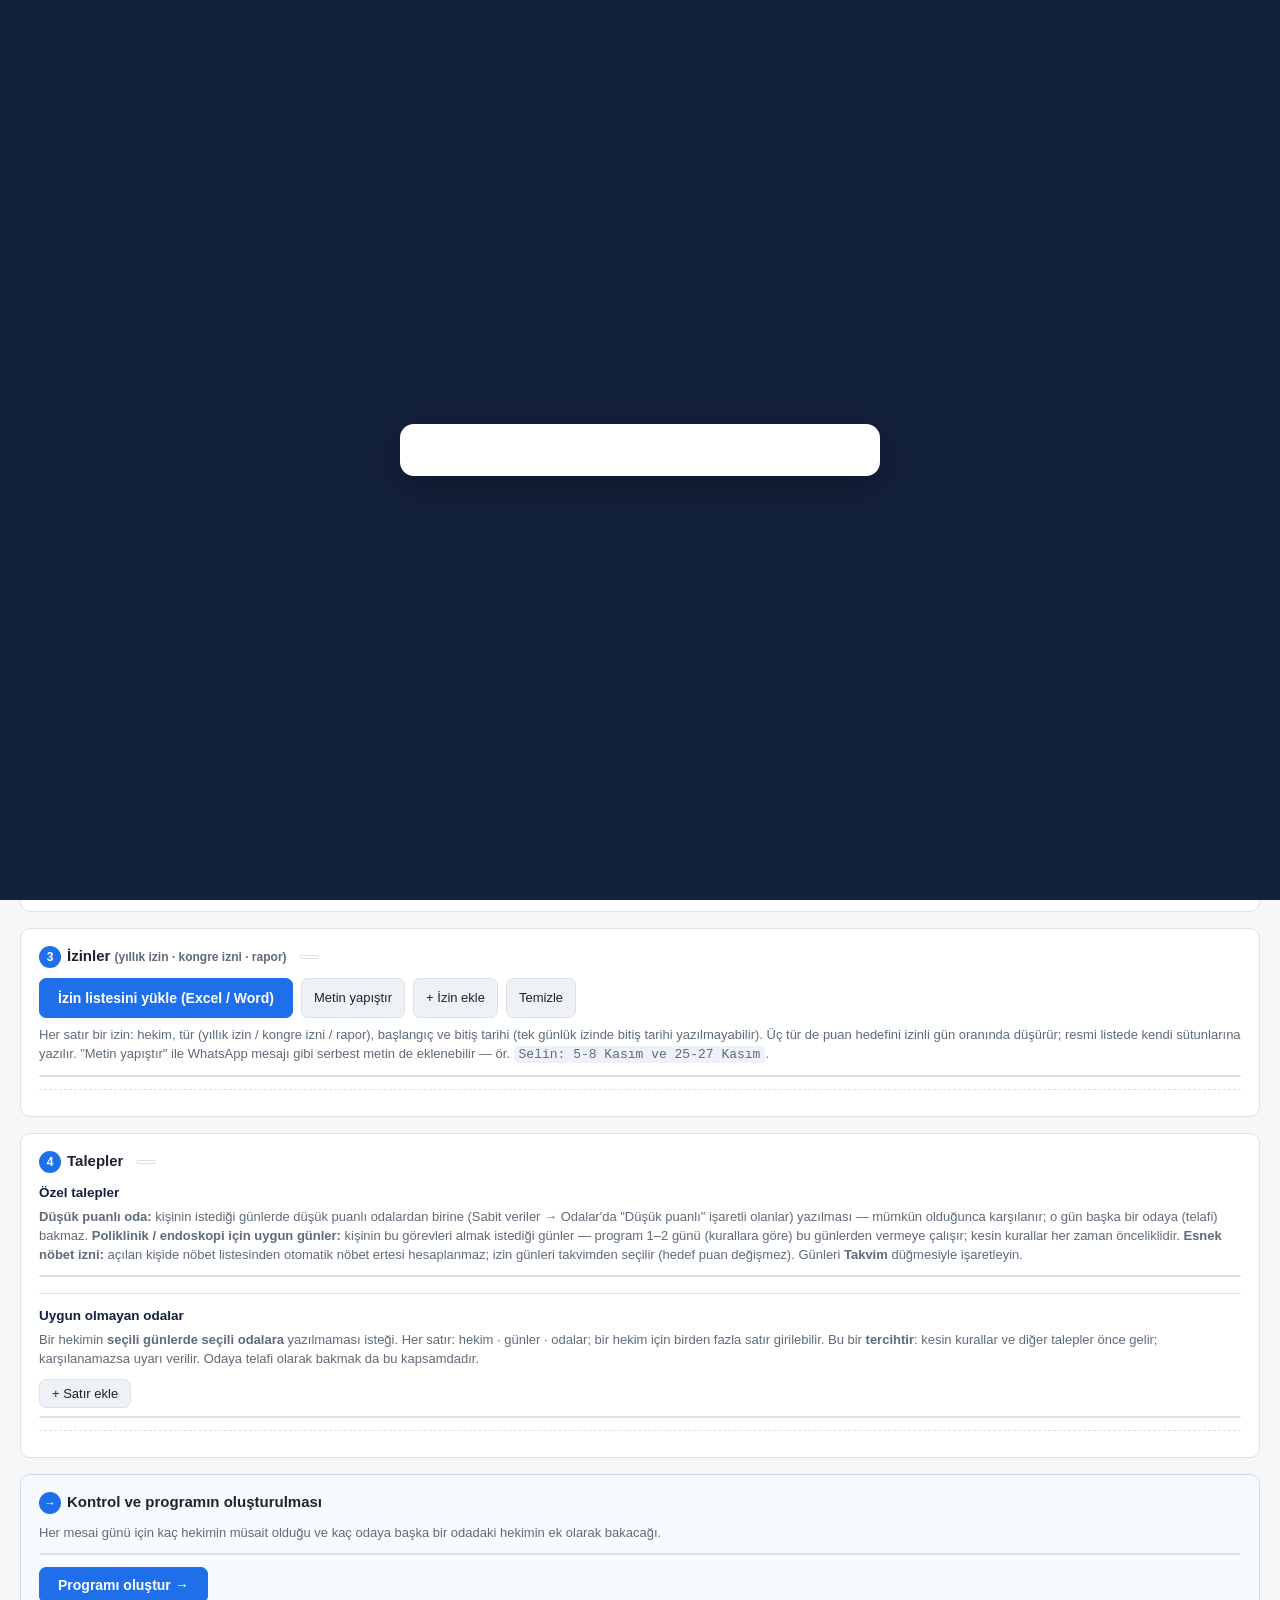
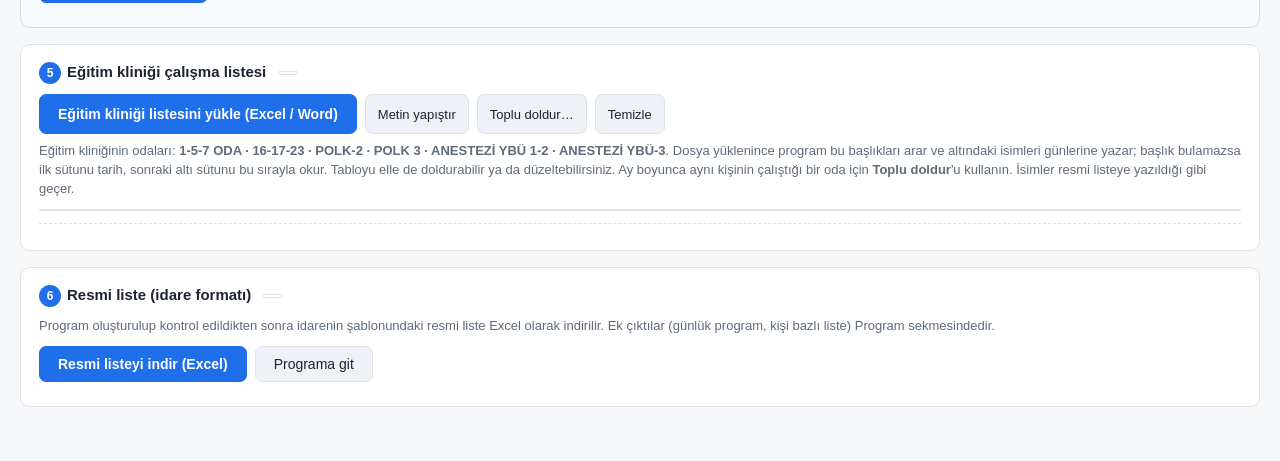
<file: kaynak/template.html>
<!doctype html>
<html lang="tr">
<head>
<meta charset="utf-8">
<meta name="viewport" content="width=device-width, initial-scale=1">
<title>Gün İçi Çalışma Programı</title>
<style>
:root{
  --bg:#f6f7f9; --panel:#fff; --ink:#1d2330; --muted:#5f6b7a; --line:#dde2e8; --soft:#eef1f5;
  --accent:#1f6feb; --accent-ink:#fff; --ok:#1a7f37; --ok-bg:#e6f4ea; --bad:#c62828; --bad-bg:#fdecea;
  --warn:#9a6700; --warn-bg:#fff4d6; --pol:#cfe2ff; --pol-ink:#0b3d91; --endo:#e3d5ff; --endo-ink:#4b2a8f; --ne:#dcdfe5; --ne-ink:#4b5563; --izin:#c8efd9; --izin-ink:#11643a; --empty:#ffd2cc; --empty-ink:#a3160b; --cover:#ffe0b3; --cover-ink:#7a4100; --ybf:#e3d5ff;
}
*{box-sizing:border-box}
body{margin:0;background:var(--bg);color:var(--ink);font:14px/1.45 -apple-system,BlinkMacSystemFont,"Segoe UI",Roboto,Arial,sans-serif}
header{background:#14213d;color:#fff;padding:12px 20px;display:flex;align-items:center;gap:16px;flex-wrap:wrap}
header h1{font-size:17px;margin:0;font-weight:600}
header .sub{opacity:.75;font-size:13px}
header .month{margin-left:auto;display:flex;gap:6px;align-items:center}
header select{font-size:14px;padding:4px 6px;border-radius:6px;border:0}
nav{display:flex;gap:2px;background:#14213d;padding:0 16px;flex-wrap:wrap}
nav button{background:transparent;color:#c9d3e6;border:0;padding:10px 16px;font-size:14px;cursor:pointer;border-radius:8px 8px 0 0}
nav button.on{background:var(--bg);color:var(--ink);font-weight:600}
main{padding:18px 20px 40px;max-width:100%}
.tab{display:none}.tab.on{display:block}
.card{background:var(--panel);border:1px solid var(--line);border-radius:10px;padding:16px 18px;margin-bottom:16px}
.card h2{font-size:15px;margin:0 0 10px}
.card h2 .n{display:inline-block;background:var(--accent);color:#fff;border-radius:50%;width:22px;height:22px;text-align:center;line-height:22px;font-size:12px;margin-right:6px}
.hint{color:var(--muted);font-size:13px;margin:0 0 10px}
.row{display:flex;gap:16px;flex-wrap:wrap;align-items:flex-start}
.col{flex:1 1 380px;min-width:300px}
textarea{width:100%;min-height:150px;font:12.5px/1.4 ui-monospace,Menlo,Consolas,monospace;border:1px solid var(--line);border-radius:8px;padding:8px}
input[type=text],input[type=number]{border:1px solid var(--line);border-radius:6px;padding:4px 6px;font-size:13px}
.btn{background:var(--soft);border:1px solid var(--line);border-radius:7px;padding:6px 12px;font-size:13px;cursor:pointer;color:var(--ink)}
.btn:hover{border-color:#b9c2cd}
.btn.primary{background:var(--accent);color:var(--accent-ink);border-color:var(--accent);font-weight:600}
.btn.big{padding:9px 18px;font-size:14px}
.btns{display:flex;gap:8px;flex-wrap:wrap;margin:8px 0}
.stepbar{display:flex;flex-wrap:wrap;gap:6px;align-items:center;background:#fff;border:1px solid var(--line);border-radius:10px;padding:8px 10px;margin-bottom:14px;position:sticky;top:0;z-index:6;box-shadow:0 2px 6px rgba(20,33,61,.06)}
.stepbar .sc{display:inline-flex;gap:6px;align-items:center;border:1px solid var(--line);border-radius:18px;padding:4px 11px;font-size:13px;cursor:pointer;background:#fff;color:var(--ink);white-space:nowrap}
.stepbar .sc b{font-weight:700}.stepbar .arr{color:var(--muted);font-size:15px;padding:0 1px}
.sc.ok,.st.ok{background:var(--ok-bg);border-color:#a6d8b5;color:var(--ok)}.sc.bad,.st.bad{background:var(--bad-bg);border-color:#f2b8b2;color:var(--bad)}
.sc.warn,.st.warn{background:var(--warn-bg);border-color:#ecd28a;color:var(--warn)}.sc.none,.st.none{background:#f1f3f6;color:var(--muted)}
.stepbar .gen{margin-left:auto}
.st{display:inline-block;font-size:12px;font-weight:600;border:1px solid var(--line);border-radius:12px;padding:1px 9px;margin-left:8px;vertical-align:2px;background:#fff;color:var(--muted)}
.card.step h3.sub{font-size:13.5px;margin:16px 0 6px;color:#14213d;border-top:1px solid var(--line);padding-top:12px}
.card.step h2 + h3.sub{border-top:0;padding-top:0;margin-top:4px}
.card.gen{background:#f7faff;border-color:#c9dbf7}
.card.step{scroll-margin-top:72px}
.stepfoot{display:flex;gap:8px;align-items:center;flex-wrap:wrap;margin-top:12px;padding-top:10px;border-top:1px dashed var(--line)}
.stepfoot .small{margin-right:auto}
.verbar{display:flex;gap:6px;flex-wrap:wrap;align-items:center;margin:10px 0 2px;padding:6px;background:var(--soft);border-radius:10px}
.verbar button.vb{border:1px solid var(--line);background:#fff;border-radius:8px;padding:7px 14px;font-size:13.5px;cursor:pointer}
.verbar button.vb.on{background:#14213d;color:#fff;border-color:#14213d;font-weight:600}.verbar button.vb.dr.on{background:#9a6700;border-color:#9a6700}
.verbar .sp{margin-left:auto}
.draft{border:2px solid #ecd28a;background:#fffbea;border-radius:10px;padding:10px 14px;margin:8px 0}
.draft .hd{display:flex;gap:8px;align-items:center;flex-wrap:wrap}.draft .hd b{font-size:14px}
.draft ul{margin:6px 0 0;padding-left:18px;font-size:13px}.draft .cols{display:grid;grid-template-columns:repeat(auto-fit,minmax(280px,1fr));gap:4px 18px;margin-top:6px}
.c-chg{box-shadow:inset 0 0 0 2px #1f6feb}.c-broken{box-shadow:inset 0 0 0 3px #8b0000!important;background:#fde2e2!important;color:#8b0000!important;font-weight:700}.c-lock{opacity:.55}
.props{display:grid;gap:6px;margin-top:8px}.prop{display:flex;gap:10px;align-items:center;flex-wrap:wrap;border:1px solid var(--line);background:#fff;border-radius:8px;padding:6px 10px;font-size:13px}
.chgl{font-size:13px;margin:4px 0 0;padding-left:18px}
#printArea.rep{padding:0}#printArea.rep h1{font-size:14pt;margin:0 0 1mm}#printArea.rep .sub{font-size:9pt;color:#333;margin-bottom:4mm}
#printArea.rep table{width:100%;border-collapse:collapse;font-size:9pt}#printArea.rep th,#printArea.rep td{border:.5pt solid #777;padding:1.2mm 1.5mm;text-align:left;position:static;background:none;white-space:normal}#printArea.rep th{background:#eee}
.opt .acts{display:flex;gap:4px;flex-wrap:wrap}.opt .acts .btn{padding:2px 8px;font-size:12px}.opt.cur{background:#eef3fb}
.tag.w{background:var(--warn-bg);color:var(--warn)}.tag.b{background:var(--bad-bg);color:var(--bad)}
.outs{display:grid;grid-template-columns:repeat(auto-fill,minmax(200px,1fr));gap:10px;margin:6px 0 10px}
.outg{border:1px solid var(--line);border-radius:9px;padding:9px 12px;display:flex;flex-direction:column;gap:1px}
.outg.main{border-color:#9ec0f5;background:#f3f8ff}.outg .btns{margin:6px 0 0}
.chips{display:grid;grid-template-columns:repeat(auto-fill,minmax(210px,1fr));gap:4px 12px}
.chips label{display:flex;gap:6px;align-items:center;padding:3px 4px;border-radius:5px;cursor:pointer}
.chips label:hover{background:var(--soft)}
.incwrap{display:grid;grid-template-columns:minmax(0,2fr) minmax(0,1fr);gap:14px;margin-top:6px}
.incbox{border:1px solid var(--line);border-radius:10px;padding:10px 12px;background:#fff}
.incbox.icu{background:#f4effd;border-color:#d8cbf3}
.incbox.icu .chips label:hover{background:#e9e0fb}
.ibh{font-weight:700;margin-bottom:8px;display:flex;gap:8px;align-items:center}
.chips.one{grid-template-columns:1fr}
.tag.icut{background:#e3d5ff;color:#4b2a8f}
.icu-row td{background:#f4effd;color:#4b2a8f}
@media (max-width:900px){.incwrap{grid-template-columns:1fr}}
.tag{font-size:11px;padding:1px 6px;border-radius:9px;background:var(--soft);color:var(--muted);white-space:nowrap}
.tag.nn{background:#e7f5ec;color:var(--ok)}
.msg{padding:8px 12px;border-radius:8px;margin:8px 0;font-size:13px}
.msg.ok{background:var(--ok-bg);color:var(--ok)}.msg.bad{background:var(--bad-bg);color:var(--bad)}.msg.warn{background:var(--warn-bg);color:var(--warn)}
table{border-collapse:collapse;font-size:12.5px}
th,td{border:1px solid var(--line);padding:3px 6px;text-align:left;white-space:nowrap}
th.wrap{white-space:normal;line-height:1.25}
th{background:var(--soft);font-weight:600;position:sticky;top:0;z-index:1}
td.num,th.num{text-align:right}
.scroll{overflow:auto;max-height:70vh;border:1px solid var(--line);border-radius:8px}
.scroll table{border:0}
#view .scroll{max-height:none}
.grid td{padding:4px 6px}
.scroll th:first-child,.scroll td:first-child{position:sticky;left:0;background:var(--panel);z-index:2}
.scroll th:first-child{background:var(--soft);z-index:3}
.grid td{text-align:center;cursor:default;min-width:64px}
.grid td.click{cursor:pointer}.grid td.click:hover{outline:2px solid var(--accent);outline-offset:-2px}
.c-pol{background:var(--pol);color:var(--pol-ink)}.c-endo{background:var(--endo);color:var(--endo-ink)}.c-ne{background:var(--ne);color:var(--ne-ink)}.c-izin{background:var(--izin);color:var(--izin-ink);font-weight:600}
.c-empty{background:var(--empty);color:var(--empty-ink)}.c-yb{background:#e3d5ff;color:#4b2a8f}.c-cover{background:var(--cover);color:var(--cover-ink)}.c-idle{background:#f3f3f3;color:#999}
.c-bad{outline:2px solid var(--bad);outline-offset:-2px}
.sub-tabs{display:flex;gap:4px;flex-wrap:wrap;margin-bottom:12px}
.sub-tabs button{border:1px solid var(--line);background:var(--panel);padding:6px 12px;border-radius:7px;cursor:pointer;font-size:13px}
.sub-tabs button.on{background:var(--ink);color:#fff;border-color:var(--ink)}
.status{display:flex;gap:10px;flex-wrap:wrap;align-items:center;margin:6px 0 12px}
.pill{padding:5px 12px;border-radius:20px;font-weight:600;font-size:13px}
.pill.ok{background:var(--ok-bg);color:var(--ok)}.pill.bad{background:var(--bad-bg);color:var(--bad)}.pill.info{background:var(--soft);color:var(--muted)}
.bar{display:inline-block;height:10px;vertical-align:middle;border-radius:2px}
.legend{display:flex;gap:14px;flex-wrap:wrap;font-size:13px;color:var(--ink);margin:8px 0}
.legend span{display:inline-flex;align-items:center;gap:4px}
.legend i{display:inline-block;width:18px;height:14px;border-radius:3px;border:1px solid rgba(0,0,0,.18)}
dialog{border:1px solid var(--line);border-radius:12px;padding:0;max-width:520px;width:92vw}
dialog .hd{padding:12px 16px;border-bottom:1px solid var(--line);font-weight:600}
dialog .bd{padding:12px 16px;max-height:60vh;overflow:auto}
dialog .ft{padding:10px 16px;border-top:1px solid var(--line);display:flex;justify-content:flex-end;gap:8px}
.opt{display:flex;justify-content:space-between;gap:10px;padding:6px 8px;border-radius:6px;cursor:pointer}
.opt:hover{background:var(--soft)}.opt .r{color:var(--muted);font-size:12px}
#overlay{position:fixed;inset:0;background:rgba(20,33,61,.45);display:none;align-items:center;justify-content:center;z-index:50}
#overlay div{background:#fff;padding:20px 28px;border-radius:12px;font-weight:600}
.small{font-size:12px;color:var(--muted)}
ul.warns{margin:0;padding-left:18px}ul.warns li{margin:2px 0}
textarea.drop.over{outline:3px dashed var(--accent);outline-offset:-3px;background:#f3f8ff}
.prev{margin-top:10px;padding:10px 12px;border:1px solid var(--line);border-radius:8px;background:#fafbfc}
.prev .pr{display:flex;gap:8px;align-items:center;margin:4px 0;flex-wrap:wrap}
.prev .pr span{min-width:150px;font-size:13px}
.prev input{flex:1;min-width:220px}
label.btn{display:inline-block}
.cal{display:grid;grid-template-columns:repeat(7,1fr);gap:6px;max-width:400px;margin:6px 0}
.cal .h{text-align:center;font-size:12px;color:var(--muted);font-weight:700}
.cal .d{aspect-ratio:1/1;border:1.5px solid #dfe5ee;border-radius:10px;background:#fff;font:600 15px/1 -apple-system,BlinkMacSystemFont,"Segoe UI",Roboto,Arial,sans-serif;color:var(--ink);position:relative;cursor:pointer;display:flex;align-items:center;justify-content:center;padding:0}
.cal button.d:hover{border-color:#9db4d6;background:#f6f9ff}
.cal .d.off{background:#f3f4f6;color:#b6bcc6;border-style:dashed;cursor:default}
.cal .d.off small{position:absolute;bottom:3px;font-size:8.5px;font-weight:600}
.cal .d.x{background:#fff0ef;border-color:#f2a19b;color:#9b1c13}
.cal .d.x.ne{background:#eef1f5;border-color:#9aa4b2;color:#374151}
.cal .d .n{position:relative;z-index:1}
.cal .d.x .n{position:absolute;top:3px;left:5px;font-size:11px;font-weight:800}
.cal .d .xm{position:absolute;inset:26% 12% 10% 26%;pointer-events:none}
.cal .d .xm line{stroke:#e0322a;stroke-width:14;stroke-linecap:round}
.cal .d.ne .xm line{stroke:#4b5563}
.cal .d .xm.ck polyline{fill:none;stroke-width:13;stroke-linecap:round;stroke-linejoin:round}
.cal .d.x.pol{background:#e3efff;border-color:#9ec0f5;color:#0b3d91}.cal .d.pol .xm.ck polyline{stroke:#1f6feb}
.cal .d.x.endo{background:#efe6ff;border-color:#c5aef2;color:#4b2a8f}.cal .d.endo .xm.ck polyline{stroke:#6d3fd1}
.chip.room{background:#fff;border-color:#c9d1dc;color:#374151}
.roomgrid{display:grid;grid-template-columns:repeat(auto-fill,minmax(170px,1fr));gap:4px 10px;margin:8px 0}
.roomgrid label{display:flex;gap:6px;align-items:center;padding:3px 4px;border-radius:5px;cursor:pointer}
.roomgrid label:hover{background:var(--soft)}
.roomgrid button.rb{display:flex;justify-content:space-between;gap:6px;align-items:center;border:1px solid var(--line);background:#fff;border-radius:7px;padding:5px 9px;font-size:13px;cursor:pointer;text-align:left}
.roomgrid button.rb:hover{border-color:#9db4d6}.roomgrid button.rb.cl{background:#fff4d6;border-color:#ecd28a}.roomgrid button.rb .small{white-space:nowrap}
.c-closed{background:repeating-linear-gradient(45deg,#f3f4f6,#f3f4f6 5px,#e5e7eb 5px,#e5e7eb 10px);color:#6b7280;font-style:italic}.c-wait{background:#fff4d6;color:#9a6700;font-weight:600}
.chip.pol{background:#e3efff;border-color:#9ec0f5;color:#0b3d91}.chip.endo{background:#efe6ff;border-color:#c5aef2;color:#4b2a8f}
.chip{display:inline-block;border:1px solid var(--line);border-radius:12px;padding:1px 8px;margin:1px 2px;font-size:12px;background:#f3f4f6;color:#374151}
.chip.low{background:#fff0ef;border-color:#f2b8b2;color:#9b1c13}
.c-req{box-shadow:inset 0 -3px 0 #e0322a}
table.rt{width:100%;border-collapse:collapse}
.rt th,.rt td{padding:2px 4px}
.rt input,.rt select{width:100%;border:1px solid transparent;background:transparent;padding:5px 6px;border-radius:5px;font-size:13px;font-family:inherit;color:var(--ink)}
.rt input:hover{border-color:var(--line);background:#fff}
.rt input:focus{outline:none;border-color:var(--accent);background:#fff;box-shadow:0 0 0 2px rgba(31,111,235,.15)}
.rt input.bad{background:var(--bad-bg);border-color:#f2b8b2;color:var(--bad)}
.rt tr.we td{background:#f6f7f9}
.rt tr.pv td{background:#eceff4;color:#4b5563}
.rt tr.sep td{background:#eef3fb;font-weight:700;color:#14213d}
.rt td.dt{white-space:nowrap;font-variant-numeric:tabular-nums}
.rt col.c-dt{width:96px}.rt col.c-gn{width:92px}
.drop.over{outline:3px dashed var(--accent);outline-offset:-3px}
.code{font-family:ui-monospace,Menlo,Consolas,monospace;background:var(--soft);padding:1px 5px;border-radius:4px}
#lock{position:fixed;inset:0;background:#14213d;display:flex;align-items:center;justify-content:center;z-index:100;padding:16px}
.lockcard{background:#fff;border-radius:14px;padding:26px 30px;width:min(480px,100%);box-shadow:0 10px 40px rgba(0,0,0,.35)}
.lockcard h2{margin:0 0 8px;font-size:19px}.lockcard form{display:grid;gap:10px}
.lockcard input[type=password]{font-size:15px;padding:9px 10px;border:1px solid var(--line);border-radius:8px}
.lockbtns{display:flex;gap:10px;flex-wrap:wrap;margin-top:6px}
#fileBar{padding:10px 20px;display:flex;gap:10px;align-items:center;flex-wrap:wrap;font-size:13.5px;border-bottom:1px solid var(--line)}
#fileBar.ok{background:var(--ok-bg);color:var(--ok)}#fileBar.warn{background:var(--warn-bg);color:#5c3d00}#fileBar.bad{background:var(--bad-bg);color:var(--bad)}
#fileBar b{font-weight:700}#fileBar .btn{padding:5px 12px}
/* ---------- PDF / yazdırma: yalnızca günlük program, tek A4 yatay sayfa ---------- */
#printArea{display:none;box-sizing:border-box;padding:8mm;font-family:-apple-system,BlinkMacSystemFont,"Segoe UI",Roboto,Arial,sans-serif;color:#000;background:#fff}
#printArea .ph{display:flex;justify-content:space-between;align-items:baseline;margin:0 0 1.5mm}
#printArea .ph b{font-size:11pt}#printArea .ph span{font-size:7pt;color:#333}
#printArea .pt{width:100%;border-collapse:collapse;table-layout:fixed;font-size:6.4pt;line-height:1.12}
#printArea .pt th,#printArea .pt td{border:.5pt solid #777;padding:.5mm .3mm;text-align:center;white-space:normal;overflow-wrap:break-word;position:static;background:none}
#printArea .pt thead th{background:#e6e6e6;font-weight:700}
#printArea .pt th.rn{text-align:left;padding-left:1mm;font-weight:700;background:#f2f2f2}
#printArea .pt td.p{background:var(--pol)}#printArea .pt td.e{background:var(--endo)}
#printArea .pt td.cv{background:var(--cover)}#printArea .pt td.n{background:var(--ne)}#printArea .pt td.i{background:var(--izin)}#printArea .pt td.y{background:var(--ybf)}
#printArea .pt td.em{background:var(--empty);font-weight:700;font-style:italic}
#printArea .pl{display:flex;gap:5mm;flex-wrap:wrap;font-size:6.8pt;margin-top:1.5mm;align-items:center}
#printArea .pl i{display:inline-block;width:4mm;height:2.6mm;border:.5pt solid #777;vertical-align:middle;margin-right:1mm}
@media print{
  #lock{display:none!important}
  @page{size:A4 landscape;margin:0}
  *{-webkit-print-color-adjust:exact;print-color-adjust:exact}
  body{background:#fff}
  body > *:not(#printArea){display:none!important}
  #printArea{display:block!important;position:static!important}
}
</style>
</head>
<body>
<header>
  <div><h1>Gün İçi Çalışma Programı</h1><div class="sub">Anestezi ve Reanimasyon · uzman hekim oda dağılımı</div></div>
  <div class="month noprint">Ay:
    <select id="selMonth"></select><select id="selYear"></select>
  </div>
</header>
<nav>
  <button data-tab="ay" class="on">1 · Ay bilgileri</button>
  <button data-tab="program">2 · Program</button>
  <button data-tab="sabit">Sabit veriler</button>
  <button data-tab="yardim">Kurallar ve yardım</button>
</nav>
<div id="fileBar" class="noprint"></div>
<main>

<!-- ============ AY BİLGİLERİ ============ -->
<section class="tab on" id="tab-ay">
  <div class="stepbar" id="stepBar"></div>

  <div class="card step" id="step1">
    <h2><span class="n">1</span>Takvim ve nöbet listesi <span class="st" data-st="1"></span></h2>
    <h3 class="sub">Resmi tatiller</h3>
    <p class="hint">Bu aydaki resmi tatil günleri (odalar kapalı, hesaba girmez). Her satıra bir tarih yazın: <span class="code">29.10.2026</span>. Arife gibi yarım günler <b>yazılmaz</b> — tam gün sayılır. Sabit milli bayramlar otomatik gelir; dini bayramları her yıl kontrol edin.</p>
    <div class="row"><div class="col"><textarea id="txtHolidays" style="min-height:70px"></textarea></div>
    <div class="col"><div id="infoDays" class="msg ok"></div></div></div>
    <h3 class="sub">Odaların açık günleri</h3>
    <p class="hint">Varsayılan: bütün odalar ayın tüm mesai günlerinde açık. Tadilat vb. nedeniyle kapalı olan ya da ay ortasında açılan bir odaya tıklayıp <b>açık olduğu günleri</b> işaretleyin; kapalı günde o odaya kimse yazılmaz ve o odaya ek olarak da bakılmaz. Yeni oda eklemek ya da oda adını değiştirmek için: Sabit veriler → Odalar.</p>
    <div class="roomgrid" id="openRooms"></div>
    <h3 class="sub" id="cardRoster">Nöbet listesi</h3>
    <div class="btns">
      <label class="btn primary big">Nöbet listesini yükle (Excel / Word)<input type="file" id="fileRoster" accept=".xlsx,.docx,.csv,.txt" hidden></label>
      <button class="btn" id="btnPasteRoster">Metin yapıştır</button>
      <button class="btn" id="btnClrRoster">Temizle</button>
      <span id="rosterFile" class="small" style="align-self:center"></span>
    </div>
    <p class="hint">Dosya yüklenince tablo kendiliğinden dolar; her hücreyi ayrıca düzeltebilirsiniz. İdarenin çalışma listesi (Excel) yüklenirse dört nöbet sütunu oradan okunur. Hücreye yazmaya başlayınca hekim listesinden öneriler çıkar (Tab: sonraki hücre · Enter: alt satır). <b>YBÜ 1-2</b> nöbetçisi gündüz <b>dış anesteziye</b>, <b>YBÜ 3</b> nöbetçisi gündüz <b>yanığa</b> yazılır (puansız). <b>İlave / yarım vardiya</b> sütunu aynı gün başka kişiler içindir (virgülle) — resmi listede yer almaz. Listede adı geçen herkes nöbet ertesi alır. Üstteki gri satırlar: nöbet ertesi bu aya düşen <b>önceki ayın son günleri</b>.</p>
    <div id="rosterSum"></div>
    <div class="scroll drop" id="rosterWrap" style="max-height:560px"><table class="rt" id="tblRoster"></table></div>
    <div class="stepfoot" data-step="1"></div>
  </div>

  <div class="card step" id="step2">
    <h2><span class="n">2</span>Yoğun bakımda çalışacak hekimler <span class="st" data-st="2"></span></h2>
    <p class="hint">Bir isme tıklayınca hekim diğer kutuya geçer. Gündüz <b>yoğun bakımda</b> çalışacak olanları sağdaki kutuya alın. Seçim bir sonraki aya otomatik taşınır.</p>
    <div class="btns">
      <button class="btn" id="btnAll">Hepsini programa al</button>
      <button class="btn" id="btnFromRoster">Nöbet listesinde adı olmayan nöbetçileri yoğun bakıma al</button>
      <span id="incCount" class="tag" style="align-self:center;display:none"></span>
    </div>
    <div class="incwrap">
      <div class="incbox"><div class="ibh">Gün içi programa dahil <span class="tag nn" id="incN"></span></div><div class="chips" id="chipsIn"></div></div>
      <div class="incbox icu"><div class="ibh">Yoğun bakım <span class="tag icut" id="icuN"></span></div><div class="chips one" id="chipsIcu"></div></div>
    </div>
    <div id="incCheck"></div>
    <div class="stepfoot" data-step="2"></div>
  </div>

  <div class="card step" id="cardLeaves">
    <h2><span class="n">3</span>İzinler <span class="small">(yıllık izin · kongre izni · rapor)</span> <span class="st" data-st="3"></span></h2>
    <div class="btns">
      <label class="btn primary big">İzin listesini yükle (Excel / Word)<input type="file" id="fileLeaves" accept=".xlsx,.docx,.csv,.txt" hidden></label>
      <button class="btn" id="btnPasteLeaves">Metin yapıştır</button>
      <button class="btn" id="btnAddLeave">+ İzin ekle</button>
      <button class="btn" id="btnClrLeaves">Temizle</button>
      <span id="leavesFile" class="small" style="align-self:center"></span>
    </div>
    <p class="hint">Her satır bir izin: hekim, tür (yıllık izin / kongre izni / rapor), başlangıç ve bitiş tarihi (tek günlük izinde bitiş tarihi yazılmayabilir). Üç tür de puan hedefini izinli gün oranında düşürür; resmi listede kendi sütunlarına yazılır. "Metin yapıştır" ile WhatsApp mesajı gibi serbest metin de eklenebilir — ör. <span class="code">Selin: 5-8 Kasım ve 25-27 Kasım</span>.</p>
    <div id="leaveSum"></div>
    <div class="scroll drop" id="leavesWrap" style="max-height:none"><table class="rt" id="tblLeaves"></table></div>
    <div class="stepfoot" data-step="3"></div>
  </div>

<datalist id="docList"></datalist>

  <div class="card step" id="cardSpecial">
    <h2><span class="n">4</span>Talepler <span class="st" data-st="4"></span></h2>
    <h3 class="sub">Özel talepler</h3>
    <p class="hint"><b>Düşük puanlı oda:</b> kişinin istediği günlerde düşük puanlı odalardan birine (Sabit veriler → Odalar'da "Düşük puanlı" işaretli olanlar) yazılması — mümkün olduğunca karşılanır; o gün başka bir odaya (telafi) bakmaz. <b>Poliklinik / endoskopi için uygun günler:</b> kişinin bu görevleri almak istediği günler — program 1–2 günü (kurallara göre) bu günlerden vermeye çalışır; kesin kurallar her zaman önceliklidir. <b>Esnek nöbet izni:</b> açılan kişide nöbet listesinden otomatik nöbet ertesi hesaplanmaz; izin günleri takvimden seçilir (hedef puan değişmez). Günleri <b>Takvim</b> düğmesiyle işaretleyin.</p>
    <div id="prevInfo"></div>
    <div class="scroll" style="max-height:none"><table id="tblSpecial"></table></div>
    <h3 class="sub" id="cardAvoid">Uygun olmayan odalar</h3>
    <p class="hint">Bir hekimin <b>seçili günlerde seçili odalara</b> yazılmaması isteği. Her satır: hekim · günler · odalar; bir hekim için birden fazla satır girilebilir. Bu bir <b>tercihtir</b>: kesin kurallar ve diğer talepler önce gelir; karşılanamazsa uyarı verilir. Odaya telafi olarak bakmak da bu kapsamdadır.</p>
    <div class="btns"><button class="btn" id="btnAddAvoid">+ Satır ekle</button></div>
    <div class="scroll" style="max-height:none"><table class="rt" id="tblAvoid"></table></div>
    <div class="stepfoot" data-step="4"></div>
  </div>

  <div class="card step gen" id="stepGen">
    <h2><span class="n">→</span>Kontrol ve programın oluşturulması</h2>
    <p class="hint">Her mesai günü için kaç hekimin müsait olduğu ve kaç odaya başka bir odadaki hekimin ek olarak bakacağı.</p>
    <div class="scroll" style="max-height:none"><table id="tblCap"></table></div>
    <div class="btns" style="margin-top:12px"><button class="btn primary big" id="btnGoGen">Programı oluştur →</button><span id="genNote" class="small" style="align-self:center"></span></div>
  </div>

  <div class="card step" id="step5">
    <h2><span class="n">5</span>Eğitim kliniği çalışma listesi <span class="st" data-st="5"></span></h2>
    <div class="btns">
      <label class="btn primary big">Eğitim kliniği listesini yükle (Excel / Word)<input type="file" id="fileEdu" accept=".xlsx,.docx,.csv,.txt" hidden></label>
      <button class="btn" id="btnPasteEdu">Metin yapıştır</button>
      <button class="btn" id="btnFillEdu">Toplu doldur…</button>
      <button class="btn" id="btnClrEdu">Temizle</button>
      <span id="eduFile" class="small" style="align-self:center"></span>
    </div>
    <p class="hint">Eğitim kliniğinin odaları: <b>1-5-7 ODA · 16-17-23 · POLK-2 · POLK 3 · ANESTEZİ YBÜ 1-2 · ANESTEZİ YBÜ-3</b>. Dosya yüklenince program bu başlıkları arar ve altındaki isimleri günlerine yazar; başlık bulamazsa ilk sütunu tarih, sonraki altı sütunu bu sırayla okur. Tabloyu elle de doldurabilir ya da düzeltebilirsiniz. Ay boyunca aynı kişinin çalıştığı bir oda için <b>Toplu doldur</b>'u kullanın. İsimler resmi listeye yazıldığı gibi geçer.</p>
    <div id="eduSum"></div>
    <div class="scroll drop" id="eduWrap" style="max-height:560px"><table class="rt" id="tblEdu"></table></div>
    <datalist id="eduList"></datalist>
    <div class="stepfoot" data-step="5"></div>
  </div>

  <div class="card step" id="step6">
    <h2><span class="n">6</span>Resmi liste (idare formatı) <span class="st" data-st="6"></span></h2>
    <p class="hint">Program oluşturulup kontrol edildikten sonra idarenin şablonundaki resmi liste Excel olarak indirilir. Ek çıktılar (günlük program, kişi bazlı liste) Program sekmesindedir.</p>
    <div class="btns"><button class="btn primary big" id="btnStepOff">Resmi listeyi indir (Excel)</button><button class="btn big" id="btnStepProg">Programa git</button></div>
  </div>
</section>

<!-- ============ PROGRAM ============ -->
<section class="tab" id="tab-program">
  <div class="card">
    <div class="btns noprint">
      <button class="btn primary big" id="btnGen">Programı oluştur / yeniden oluştur</button>
    </div>
    <div class="outs noprint">
      <div class="outg main"><b>Resmi liste (idare formatı)</b><span class="small">Kişilerle resmi olarak paylaşılan liste</span><div class="btns"><button class="btn primary" id="btnOffXlsx">Excel</button></div></div>
      <div class="outg"><b>Günlük program</b><span class="small">Ek çıktı · oda × gün</span><div class="btns"><button class="btn" id="btnPrint">PDF</button><button class="btn" id="btnJpg">JPEG</button></div></div>
      <div class="outg"><b>Kişi bazlı liste</b><span class="small">Ek çıktı · hekim × gün</span><div class="btns"><button class="btn" id="btnKPrint">PDF</button><button class="btn" id="btnKJpg">JPEG</button></div></div>
      <div class="outg"><b>Tüm tablolar</b><span class="small">Ek çıktı · puanlar dahil</span><div class="btns"><button class="btn" id="btnXlsx">Excel</button></div></div>
    </div>
    <div class="verbar noprint" id="verBar"></div>
    <div class="status" id="status"></div>
    <div id="staleMsg"></div>
    <div id="draftBar" class="noprint"></div>
    <div class="sub-tabs noprint" id="views">
      <button data-v="ozet" class="on">Puan özeti</button>
      <button data-v="gunluk">Günlük program</button>
      <button data-v="kisigun">Kişi bazlı · gün gün</button>
      <button data-v="kisioda">Kişi bazlı · oda oda</button>
      <button data-v="uyari">Uyarılar</button>
    </div>
    <div id="view"></div>
  </div>
</section>

<!-- ============ SABİT VERİLER ============ -->
<section class="tab" id="tab-sabit">
  <div class="card">
    <h2>Hekimler</h2>
    <p class="hint">Tüm anestezi uzmanları. <b>Muaf olduğu odalar</b>: hekimin görev almayacağı odalar, virgülle ayırın (oda adları aşağıdaki listeyle aynı yazılmalı). <b>Pol. muaf / Endo. muaf</b>: "ayda en az 1 gün" kuralından kişiye özel muafiyet.</p>
    <div class="scroll" style="max-height:none"><table id="tblDocs"></table></div>
    <div class="btns"><button class="btn" id="btnAddDoc">+ Hekim ekle</button></div>
  </div>
  <div class="card">
    <h2>Odalar ve puanlar</h2>
    <p class="hint">Tür: Ameliyathane / Poliklinik / Endoskopi. <b>Paylaşılabilir oda</b>: hekim yetmeyen günlerde ilk olarak başka bir odadaki hekimin ek olarak bakacağı odalar. <b>Resmi listedeki başlık</b>: idare şablonundaki sütun adı (oda adı değişse de resmi liste doğru sütuna yazar; şablonda olmayan yeni oda KONS-2'den sonra yeni sütun olur). <b>Yalnız şu odalarla paylaşılabilir</b>: konum nedeniyle bu oda başka bir odayla aynı kişiye ancak seçilen odalardan biriyle verilebilir — iki yönlü <b>kesin kural</b>, program asla çiğnemez. Bir oda bir ay içinde kapalıysa ya da ay ortasında açılıyorsa: Ay bilgileri → 1 → <b>Odaların açık günleri</b>.</p>
    <div class="scroll" style="max-height:none"><table id="tblAreas"></table></div>
    <div class="btns"><button class="btn" id="btnAddArea">+ Oda ekle</button></div>
    <div id="fixedMsg"></div>
  </div>
  <div class="card">
    <h2>Resmi liste (idare formatı)</h2>
    <p class="hint">Resmi listenin başlığında ve imza bölümünde yazacak bilgiler. Başlığın sonuna ay ve yıl kendiliğinden eklenir.</p>
    <div class="prev" id="offForm"></div>
  </div>
  <div class="card">
    <h2>Şifre ve yedekleme</h2>
    <p class="hint">Tüm veriler USB'deki veri dosyasında <b>şifreli</b> olarak tutulur; bilgisayara kopya bırakılmaz. Program 30 dakika kullanılmazsa kendiliğinden kilitlenir.</p>
    <div class="btns">
      <button class="btn" id="btnPw">Şifreyi değiştir</button>
      <button class="btn" id="btnBackup">Yedek kopya indir (şifreli)</button>
      <button class="btn" id="btnReset">Sabit verileri varsayılana döndür</button>
    </div>
    <p class="small">Yedeği geri yüklemek için: üstteki <b>Kilitle</b> → "USB'deki veri dosyasını aç" ile yedek dosyasını seçin (yedek de aynı şifreyle açılır; bundan sonra kayıtlar o dosyaya yapılır).</p>
  </div>
</section>

<!-- ============ YARDIM ============ -->
<section class="tab" id="tab-yardim">
  <div class="card">
    <h2>Nasıl kullanılır</h2>
    <ol>
      <li>Üstten <b>ayı</b> seçin. Bir önceki ayın programı bu dosyadaysa aylar arası dönüşüm (poliklinik/endoskopi sayısı, oda değişimi) kendiliğinden uygulanır.</li>
      <li><b>Ay bilgileri</b> sekmesindeki adımları sırayla tamamlayın: 1 takvim ve nöbet listesi · 2 yoğun bakımda çalışacaklar · 3 izinler · 4 talepler. Üstteki çubuk her adımın durumunu gösterir (✓ tamam, ! eksik, ○ bekliyor). Kırmızı (tanınmayan) isim kalmadığından emin olun.</li>
      <li><b>Program</b> sekmesinde "Programı oluştur"a basın. Birkaç saniye içinde liste hazırlanır.</li>
      <li><b>Puan özeti</b> ile hekimlerin ay sonu puanlarını kontrol edin. <b>Günlük program</b> tablosunda bir hücreye tıklayarak elle değişiklik yapabilirsiniz (iki hekimin yeri değişir); puanlar ve kural kontrolü anında güncellenir.</li>
      <li><b>Resmi liste (idare formatı) → Excel</b>: kişilerle resmi olarak paylaşılan liste. Ek çıktılar: günlük program ve kişi bazlı liste (PDF / JPEG, tek A4 yatay sayfa), tüm tablolar (Excel, puanlar dahil).</li>
    </ol>
    <p class="hint">Her "yeniden oluştur" farklı ama kurallara uygun bir liste üretir; beğenmezseniz tekrar basabilirsiniz.</p>
  </div>
  <div class="card">
    <h2>USB ile kullanım ve şifre</h2>
    <ol>
      <li>USB'de iki dosya durur: <span class="code">CalismaProgrami.html</span> (program) ve <span class="code">calisma-verileri.json</span> (şifreli veriler).</li>
      <li><b>İlk kez:</b> programı Chrome ile açın, "Yeni veri dosyası oluşturun"a tıklayın, şifre belirleyin ve dosyayı USB'ye kaydedin.</li>
      <li><b>Her açılışta:</b> "USB'deki veri dosyasını aç" (aynı bilgisayarda "Son dosyayı aç") ile dosyayı seçin ve şifreyi girin.</li>
      <li>Üstteki yeşil çubuk görünürken her değişiklik USB'ye anında, şifreli olarak kaydedilir. Kırmızıya dönerse USB çıkmış olabilir.</li>
      <li>İş bitince <b>Kilitle</b>'ye basın ya da tarayıcıyı kapatın. 30 dakika işlem yapılmazsa program kendiliğinden kilitlenir.</li>
    </ol>
    <p class="hint">Şifre unutulursa veriler kurtarılamaz. İnternet gerekmez.</p>
  </div>
  <div class="card">
    <h2>Örnek veriyle dene</h2>
    <p class="hint">Programı denemek için Kasım 2026 nöbet listesi ve izinleri yüklenir (ay Kasım 2026'ya geçer, o ayın girdileri değişir).</p>
    <div class="btns"><button class="btn" id="btnDemo">Örnek veriyi yükle (Kasım 2026)</button></div>
  </div>
  <div class="card">
    <h2>Uygulanan kurallar</h2>
    <p class="hint">Kesin kurallar (asla ihlal edilmez)</p>
    <ul>
      <li><b>K1</b> Nöbet ertesi mesai yok: Pzt–Per nöbeti → ertesi gün; <b>Cuma → sonraki Çarşamba</b>; <b>Cumartesi/Pazar → Pazartesi</b>. Tatile denk gelen nöbet ertesi yanar. Listede kısmi vardiyayla yer alan da nöbet ertesi alır.</li>
      <li><b>K2</b> Nöbet günü gündüz çalışılır. <b>K3</b> Yıllık izinliye görev yok. <b>K4</b> Hekim muaf olduğu odaya atanmaz, o odaya telafi olarak da bakmaz.</li>
      <li><b>K5</b> Nöbet tutmayanlar her mesai günü çalışır. <b>K6</b> Günde tek alan (telafi hariç).</li>
      <li><b>K7</b> Poliklinik: ayda en az 1, en fazla 2 gün; 2 gün ise mutlaka iki farklı ünitede (izinli de en az 1). Kişiye özel muafiyet: Sabit veriler → Pol. muaf.</li>
      <li><b>K8</b> Endoskopi: K7'nin aynısı.</li>
      <li><b>K9</b> Aynı ameliyathane odasında ayda en fazla 2 görev (telafi dahil).</li>
      <li><b>K10</b> Hekim yetmezse önce "paylaşılabilir" odalara, daha fazlası gerekirse en düşük puanlı ameliyathane odalarına başka bir ameliyathane odasındaki hekim ek olarak bakar (günde en fazla bir ek oda) ve iki odanın puanını da alır. Listelerde bu hekimin adı iki odada da <b>*</b> ile yazılır.</li>
      <li><b>K11</b> Resmi tatiller hesaba girmez, arife tam gün sayılır. <b>K12</b> Hekim fazlası olursa uyarı.</li>
      <li><b>K13</b> Poliklinik ve endoskopi her gün kendi hekimiyle çalışır (paylaşılmaz). <b>K14</b> Poliklinik/endoskopideki hekim ek oda almaz.</li>
      <li><b>Dönüşüm (geçen ayın programı varsa):</b> geçen ay poliklinikte (endoskopide) 1 gün çalışan bu ay öncelikle 2 gün, 2 gün çalışan 1 gün çalışır; ayrıca herkes olabildiğince geçen ay çalışmadığı odalara yazılır. İkisi de tercihtir — kesin kurallar ve talepler önce gelir.</li>
    </ul>
    <p class="hint">Hedefler</p>
    <ul>
      <li><b>H1</b> Ay sonu toplam puanlar birbirine olabildiğince yakın (ana hedef). <b>H2</b> İzinlinin (yıllık izin, kongre izni, rapor) hedefi izin günü oranında düşer. <b>H3</b> Puanlar her ay sıfırdan hesaplanır.</li>
      <li><b>T1</b> Aynı odaya ikinci kez atamadan mümkünse kaçınılır; puan dengesi önceliklidir.</li>
    </ul>
  </div>
</section>
</main>

<dialog id="dlg"><div class="hd" id="dlgHd"></div><div class="bd" id="dlgBd"></div><div class="ft"><button class="btn" id="dlgClose">Kapat</button></div></dialog>
<div id="lock"><div id="lockBox" class="lockcard"></div></div>
<div id="overlay"><div>Program hesaplanıyor…</div></div>
<div id="printArea"></div>

<script id="core">
/*__CORE__*/
</script>

<script id="app">
/* ================= VARSAYILAN SABİT VERİLER ================= */
const DEFAULT_FIXED = /*__FIXED__*/;
const DEMO = /*__DEMO__*/;

/* ================= DEPOLAMA ================= */
const STORE_KEY = 'gunici-calisma-programi.v1';
let store;
function freshStore() { return { fixed: structuredClone(DEFAULT_FIXED), months: {}, current: null }; }
// Veriler yalnızca USB'deki şifreli veri dosyasında tutulur; tarayıcıya düz kopya yazılmaz.
function saveStore() {
  if (fileHandle) { pendingSave = true; clearTimeout(saveTimer); saveTimer = setTimeout(writeFile, 400); renderFileBar(); }
}

/* ================= USB VERİ DOSYASI: şifreli, otomatik kayıt (Chrome/Edge) ================= */
const FS_OK = typeof window.showOpenFilePicker === 'function' && !!(window.crypto && crypto.subtle);
const FS_TYPES = [{ description: 'Çalışma programı verisi', accept: { 'application/json': ['.json'] } }];
let fileHandle = null, lastHandle = null, saveTimer = null, saving = false, pendingSave = false, lastSaved = null, saveErr = null;
const IDB = {
  open() { return new Promise((res, rej) => { const r = indexedDB.open('gicp-fs', 1); r.onupgradeneeded = () => r.result.createObjectStore('h'); r.onsuccess = () => res(r.result); r.onerror = () => rej(r.error); }); },
  async get() { try { const db = await this.open(); return await new Promise(res => { const q = db.transaction('h').objectStore('h').get('last'); q.onsuccess = () => res(q.result || null); q.onerror = () => res(null); }); } catch (e) { return null; } },
  async set(h) { try { const db = await this.open(); db.transaction('h', 'readwrite').objectStore('h').put(h, 'last'); } catch (e) { } }
};

// --- şifreleme: PBKDF2-SHA256 (250.000 tur) + AES-256-GCM
const ENC_FORMAT = 'gicp-enc-1', ENC_ITER = 250000;
let cryptoKey = null, cryptoSalt = null;
function toB64(u8) { let s = ''; for (let i = 0; i < u8.length; i += 0x8000) s += String.fromCharCode.apply(null, u8.subarray(i, i + 0x8000)); return btoa(s); }
const fromB64 = s => Uint8Array.from(atob(s), c => c.charCodeAt(0));
async function deriveKey(pw, salt, iter) {
  const base = await crypto.subtle.importKey('raw', new TextEncoder().encode(pw), 'PBKDF2', false, ['deriveKey']);
  return crypto.subtle.deriveKey({ name: 'PBKDF2', salt, iterations: iter, hash: 'SHA-256' }, base, { name: 'AES-GCM', length: 256 }, false, ['encrypt', 'decrypt']);
}
async function encryptStore() {
  const iv = crypto.getRandomValues(new Uint8Array(12));
  const ct = new Uint8Array(await crypto.subtle.encrypt({ name: 'AES-GCM', iv }, cryptoKey, new TextEncoder().encode(JSON.stringify(store))));
  return JSON.stringify({ format: ENC_FORMAT, iter: ENC_ITER, salt: toB64(cryptoSalt), iv: toB64(iv), data: toB64(ct) });
}
async function decryptObj(obj, pw) { // şifre yanlışsa hata fırlatır
  const salt = fromB64(obj.salt), key = await deriveKey(pw, salt, obj.iter || ENC_ITER);
  const pt = await crypto.subtle.decrypt({ name: 'AES-GCM', iv: fromB64(obj.iv) }, key, fromB64(obj.data));
  return { data: JSON.parse(new TextDecoder().decode(pt)), key, salt };
}
async function setPassword(pw) { cryptoSalt = crypto.getRandomValues(new Uint8Array(16)); cryptoKey = await deriveKey(pw, cryptoSalt, ENC_ITER); }

async function writeFile() {
  if (!fileHandle || !cryptoKey) return;
  if (saving) { clearTimeout(saveTimer); saveTimer = setTimeout(writeFile, 300); return; }
  saving = true; pendingSave = false; renderFileBar();
  try { const txt = await encryptStore(); const w = await fileHandle.createWritable(); await w.write(txt); await w.close(); lastSaved = new Date(); saveErr = null; }
  catch (e) { saveErr = e.message || String(e); pendingSave = true; }
  saving = false; renderFileBar();
}

// --- kilit ekranı
let lockStage = 'start', pend = null;
function renderLock(msg) {
  const box = $('#lockBox');
  const err = msg ? `<div class="msg bad">${esc(msg)}</div>` : '';
  if (!FS_OK) {
    box.innerHTML = `<h2>Gün İçi Çalışma Programı</h2><div class="msg warn">Bu program <b>Google Chrome</b> ya da <b>Microsoft Edge</b> ile açılmalıdır. Dosyaya sağ tıklayıp "Birlikte aç → Chrome" seçin.</div>`;
    return;
  }
  if (lockStage === 'start') {
    box.innerHTML = `<h2>Gün İçi Çalışma Programı</h2><p class="hint">Devam etmek için USB'deki veri dosyasını açın.</p>${err}
      <div class="lockbtns">
        ${lastHandle ? `<button class="btn primary big" id="lkLast">Son dosyayı aç: ${esc(lastHandle.name)}</button>` : ''}
        <button class="btn ${lastHandle ? '' : 'primary'} big" id="lkOpen">USB'deki veri dosyasını aç</button>
      </div>
      <p class="small" style="margin-top:18px">İlk kez mi kullanıyorsunuz? <a href="#" id="lkNew">Yeni veri dosyası oluşturun</a>.</p>`;
  } else if (lockStage === 'pw') {
    box.innerHTML = `<h2>Şifre</h2><p class="hint"><b>${esc(pend.h.name)}</b> dosyasını açmak için şifreyi girin.</p>${err}
      <form id="lkForm"><input type="password" id="lkPw" autocomplete="current-password" placeholder="Şifre" autofocus>
      <div class="lockbtns"><button class="btn primary big" type="submit">Aç</button><button class="btn big" type="button" id="lkBack">Geri</button></div></form>`;
  } else { // 'new' ya da 'migrate'
    const mig = lockStage === 'migrate';
    box.innerHTML = `<h2>${mig ? 'Veri dosyasını şifrele' : 'Yeni veri dosyası'}</h2>
      <p class="hint">${mig ? `<b>${esc(pend.h.name)}</b> şifresiz. Bir şifre belirleyin; dosya bu şifreyle kilitlenecek.` : 'Bir şifre belirleyin, ardından dosyayı USB\'ye kaydedin.'}</p>${err}
      <form id="lkForm"><input type="password" id="lkPw" autocomplete="new-password" placeholder="Şifre (en az 6 karakter)" autofocus>
      <input type="password" id="lkPw2" autocomplete="new-password" placeholder="Şifre (tekrar)">
      <div class="msg warn">Şifre unutulursa veriler <b>kurtarılamaz</b>. Şifreyi güvenli bir yere not edin.</div>
      <div class="lockbtns"><button class="btn primary big" type="submit">${mig ? 'Şifrele ve aç' : 'Oluştur ve USB\'ye kaydet'}</button><button class="btn big" type="button" id="lkBack">Geri</button></div></form>`;
  }
  const on = (id, ev, f) => { const b = document.getElementById(id); if (b) b.addEventListener(ev, f); };
  on('lkLast', 'click', lockLast); on('lkOpen', 'click', lockOpen);
  on('lkNew', 'click', e => { e.preventDefault(); lockStage = 'new'; pend = null; renderLock(); });
  on('lkBack', 'click', () => { lockStage = 'start'; pend = null; renderLock(); });
  on('lkForm', 'submit', e => { e.preventDefault(); lockSubmit(); });
  const pw = document.getElementById('lkPw'); if (pw) pw.focus();
}
async function readHandle(h) {
  const t = await (await h.getFile()).text();
  if (!t.trim()) { pend = { h, data: freshStore() }; lockStage = 'migrate'; return renderLock(); }
  let obj; try { obj = JSON.parse(t); } catch (e) { obj = null; }
  if (obj && obj.format === ENC_FORMAT) { pend = { h, obj }; lockStage = 'pw'; return renderLock(); }
  if (obj && obj.fixed && obj.months) { pend = { h, data: obj }; lockStage = 'migrate'; return renderLock(); }
  lockStage = 'start'; renderLock(`"${h.name}" bu programın veri dosyası değil.`);
}
async function lockOpen() {
  try { const [h] = await window.showOpenFilePicker({ types: FS_TYPES, multiple: false }); await readHandle(h); }
  catch (e) { if (e.name !== 'AbortError') renderLock('Dosya açılamadı: ' + e.message); }
}
async function lockLast() {
  try { if (await lastHandle.requestPermission({ mode: 'readwrite' }) !== 'granted') return; await readHandle(lastHandle); }
  catch (e) { renderLock('Son kullanılan dosyaya ulaşılamadı — USB takılı mı? Dosyayı "USB\'deki veri dosyasını aç" ile seçin.'); }
}
async function lockSubmit() {
  const pw = $('#lkPw').value;
  if (lockStage === 'pw') {
    try { const r = await decryptObj(pend.obj, pw); store = r.data; cryptoKey = r.key; cryptoSalt = r.salt; await connect(pend.h); }
    catch (e) { renderLock('Şifre yanlış.'); }
    return;
  }
  const pw2 = $('#lkPw2').value;
  if (pw.length < 6) return renderLock('Şifre en az 6 karakter olmalı.');
  if (pw !== pw2) return renderLock('Şifreler aynı değil.');
  if (lockStage === 'migrate') { store = pend.data; await setPassword(pw); return connect(pend.h); }
  let h;
  try { h = await window.showSaveFilePicker({ suggestedName: 'calisma-verileri.json', types: FS_TYPES }); }
  catch (e) { if (e.name !== 'AbortError') renderLock('Dosya oluşturulamadı: ' + e.message); return; }
  store = freshStore(); await setPassword(pw); await connect(h);
}
async function connect(h) {
  fileHandle = h; lastHandle = h; IDB.set(h); pend = null;
  if (!store.current) { const n = new Date(); const t = new Date(n.getFullYear(), n.getMonth() + 1, 1); store.current = `${t.getFullYear()}-${String(t.getMonth() + 1).padStart(2, '0')}`; }
  migrateFixed();
  ensureMonth(store.current);
  await writeFile();
  $('#lock').style.display = 'none';
  buildMonthSelects(); P = null; S = null;
  setTab('ay');
  lastAct = Date.now();
}
function lockNow() {
  if (pendingSave || saving) { setTimeout(lockNow, 300); return; }
  location.reload(); // bellekteki veriler ve şifre anahtarı silinir
}
// 30 dakika işlem yapılmazsa otomatik kilitlenir
let lastAct = Date.now();
['mousemove', 'keydown', 'click', 'scroll'].forEach(ev => window.addEventListener(ev, () => { lastAct = Date.now(); }, { passive: true }));
setInterval(() => { if (fileHandle && Date.now() - lastAct > 30 * 60 * 1000) lockNow(); }, 60 * 1000);

async function changePassword() {
  const dlg = $('#dlg');
  $('#dlgHd').textContent = 'Şifreyi değiştir';
  $('#dlgBd').innerHTML = `<form id="cpForm" style="display:grid;gap:8px"><input type="password" id="cpOld" placeholder="Mevcut şifre" autocomplete="current-password">
    <input type="password" id="cpNew" placeholder="Yeni şifre (en az 6 karakter)" autocomplete="new-password"><input type="password" id="cpNew2" placeholder="Yeni şifre (tekrar)" autocomplete="new-password">
    <div id="cpMsg"></div><button class="btn primary" type="submit">Değiştir</button></form>`;
  $('#cpForm').onsubmit = async e => {
    e.preventDefault();
    const msg = t => { $('#cpMsg').innerHTML = `<div class="msg bad">${esc(t)}</div>`; };
    try { await decryptObj(JSON.parse(await (await fileHandle.getFile()).text()), $('#cpOld').value); } catch (err) { return msg('Mevcut şifre yanlış.'); }
    const n1 = $('#cpNew').value, n2 = $('#cpNew2').value;
    if (n1.length < 6) return msg('Yeni şifre en az 6 karakter olmalı.');
    if (n1 !== n2) return msg('Yeni şifreler aynı değil.');
    await setPassword(n1); await writeFile();
    $('#dlgBd').innerHTML = `<div class="msg ok">Şifre değiştirildi. Bundan sonra veri dosyası yeni şifreyle açılır.</div>`;
  };
  dlg.showModal();
}
async function backupCopy() {
  const a = document.createElement('a');
  a.href = URL.createObjectURL(new Blob([await encryptStore()], { type: 'application/json' }));
  a.download = `calisma-verileri-yedek-${new Date().toISOString().slice(0, 10)}.json`;
  document.body.appendChild(a); a.click(); setTimeout(() => { URL.revokeObjectURL(a.href); a.remove(); }, 1000);
}

function renderFileBar() {
  const bar = $('#fileBar'); if (!bar) return;
  if (!fileHandle) { bar.className = ''; bar.innerHTML = ''; bar.style.display = 'none'; return; }
  bar.style.display = '';
  if (saveErr) {
    bar.className = 'bad';
    bar.innerHTML = `<b>Kaydedilemedi!</b> USB takılı mı? (${esc(fileHandle.name)}) <button class="btn" id="fbRetry">Tekrar dene</button>`;
  } else {
    bar.className = 'ok';
    bar.innerHTML = `✓ Veriler şifreli olarak USB'ye kaydediliyor: <b>${esc(fileHandle.name)}</b> <span>${saving || pendingSave ? '· kaydediliyor…' : lastSaved ? '· son kayıt ' + lastSaved.toLocaleTimeString('tr-TR') : ''}</span> <button class="btn" id="fbLock" style="margin-left:auto">Kilitle</button>`;
  }
  const on = (id, f) => { const b = document.getElementById(id); if (b) b.onclick = f; };
  on('fbRetry', writeFile); on('fbLock', lockNow);
}

function migrateFixed() {
  const LOW = ['Kons-1', 'Kons-2', 'Oda-13', 'Oda-14', 'Anjio'];
  if (store.fixed && !store.fixed.areas.some(a => 'low' in a)) store.fixed.areas.forEach(a => { a.low = a.type === 'OR' && LOW.includes(a.name); });
  // 2026-10-20: resmi liste başlığı ve oda eşleştirme kısıtı (Septik)
  if (store.fixed && !store.fixed.areas.some(a => 'offName' in a)) {
    const D = Object.fromEntries(DEFAULT_FIXED.areas.map(a => [a.name, a]));
    store.fixed.areas.forEach(a => { a.offName = (D[a.name] || {}).offName || ''; a.pairOnly = a.pairOnly || ((D[a.name] || {}).pairOnly || []).slice(); });
  }
}

/* ================= YARDIMCILAR ================= */
const $ = s => document.querySelector(s);
const esc = s => String(s ?? '').replace(/[&<>"]/g, c => ({ '&': '&amp;', '<': '&lt;', '>': '&gt;', '"': '&quot;' }[c]));
const nf = n => Math.round(n).toLocaleString('tr-TR');
const C = CORE;
const curKey = () => store.current;
const curYM = () => { const [y, m] = store.current.split('-').map(Number); return { y, m }; };
const M = () => store.months[store.current];
const areaShort = n => n.replace('Endoskopi', 'Endo').replace('Poliklinik', 'Pol');

function shortNames(names) {
  const lab = names.map(n => { const t = n.split(' '); return t.length > 1 ? t.slice(0, -1).join(' ') + ' ' + t[t.length - 1][0] + '.' : n; });
  return Object.fromEntries(names.map((n, i) => [n, lab.filter(x => x === lab[i]).length > 1 ? n : lab[i]]));
}

function nationalHolidays(y, m) {
  const fixed = ['01-01', '04-23', '05-01', '05-19', '07-15', '08-30', '10-29'];
  const relig = { 2026: ['03-20', '05-27', '05-28', '05-29'], 2027: [] }; // 22 Mart 2026 ve 30 Mayıs 2026 hafta sonu
  return [...fixed, ...(relig[y] || [])].map(md => `${y}-${md}`).filter(k => +k.slice(5, 7) === m);
}

function ensureMonth(k) {
  if (store.months[k]) return;
  const prevKeys = Object.keys(store.months).sort().filter(x => x < k);
  const prev = prevKeys.length ? store.months[prevKeys[prevKeys.length - 1]] : null;
  const [y, m] = k.split('-').map(Number);
  store.months[k] = {
    included: prev ? prev.included.slice() : store.fixed.doctors.map(d => d.name),
    holidaysText: nationalHolidays(y, m).map(C.fmt).join('\n'),
    rosterText: '', leavesText: '', result: null, inputSig: null
  };
}

/* ================= GİRDİLERDEN MODEL ================= */
// Sabit verilerin bu ay için kullanılacak hali: program oluşturulmuşsa o anki dondurulmuş kopya
function currentFixed() {
  const f = store.fixed;
  return {
    doctors: f.doctors.map(d => ({ name: d.name, nobet: !!d.nobet, flex: !!d.flex })),
    areas: f.areas.map(a => ({ ...a })),
    forbidden: Object.fromEntries(f.doctors.filter(d => d.forbidden && d.forbidden.length).map(d => [d.name, d.forbidden.slice()])),
    exemptPOL: f.doctors.filter(d => d.exPOL).map(d => d.name), exemptENDO: f.doctors.filter(d => d.exENDO).map(d => d.name)
  };
}
// metin → nöbet tablosu satırları { gün: [isim, ...] } (tanınmayan isim aynen kalır, kırmızı gösterilir)
function textToRosterRows(text, names, y) {
  const rows = {}, dayW = new Set(C.GUNLER.map(C.norm));
  for (const r of C.parseTSV(text || '')) {
    let date = null, st = 0;
    for (let c = 0; c < r.length; c++) { date = C.parseDate(r[c], y); if (date) { st = c + 1; break; } }
    if (!date) continue;
    const list = (rows[date] || []).filter(Boolean);
    for (let c = st; c < r.length; c++) for (const part of r[c].split(/\n|\+|\/|,|;/)) {
      const p = part.trim(); if (!p || dayW.has(C.norm(p))) continue;
      const v = C.matchName(p, names) || p.replace(/\(.*?\)/g, ' ').replace(/\s+/g, ' ').trim();
      if (v && !list.includes(v)) list.push(v);
    }
    rows[date] = [list[0] || '', list[1] || '', '', '', ...list.slice(2)];
  }
  return rows;
}
function leavesFromText(text, names, y) {
  const L = C.parseLeaves(text || '', names, y);
  return L.leaves.map(l => ({ name: l.name, type: 'yillik', from: l.from, to: l.to === l.from ? '' : l.to })).concat(L.unknown.map(u => ({ name: u.replace(/^"|"$/g, ''), from: '', to: '' })));
}
// nöbet satırı: [merkez, doğum, YBÜ 1-2, YBÜ 3, ...ilave]
const RX = 4;
const rosterOR = list => [list[0], list[1], ...list.slice(RX)].filter(Boolean);   // ameliyathane nöbetçileri (+ilave)
const rosterYB = list => [list[2], list[3]].filter(Boolean);                        // yoğun bakım nöbetçileri
// eski kayıt [n1, n2, ...ek] → yeni düzen
function migrateRoster(mo) {
  if (!mo || mo.rosterV === 2) return;
  for (const [k, l] of Object.entries(mo.roster || {})) mo.roster[k] = [l[0] || '', l[1] || '', '', '', ...l.slice(2)];
  if (mo.roster) mo.rosterV = 2;
}
// idarenin çalışma listesi: başlık satırında NÖBET sütunları varsa yalnızca onlar okunur
function adminRosterRows(rows, names, y) {
  const F = v => String(v || '').toLocaleUpperCase('tr-TR').replace(/[ÇĞİÖŞÜ]/g, c => ({ 'Ç': 'C', 'Ğ': 'G', 'İ': 'I', 'Ö': 'O', 'Ş': 'S', 'Ü': 'U' }[c])).replace(/[^A-Z0-9]+/g, ' ').trim();
  const hi = rows.findIndex(r => r.some(c => /NOBET/.test(F(c)) && /MERKEZ/.test(F(c))));
  if (hi < 0) return null;
  const hd = rows[hi].map(F), find = re => hd.findIndex(c => /NOBET/.test(c) && re.test(c) && !/IZNI/.test(c));
  const cols = [find(/MERKEZ/), find(/DOGUM/), find(/YBU 1 2|YBU 12/), find(/YBU 3/)];
  const out = {};
  for (const r of rows.slice(hi + 1)) {
    if (r.some(c => /NOBET/.test(F(c)) && /MERKEZ/.test(F(c)))) break;   // sonraki sayfanın başlığı
    const k = C.parseDate(r[0], y); if (!k || out[k]) continue;
    // bir hücrede birden çok isim olabilir: "AD SOYAD(8-16) AD SOYAD(16-8)" → ilki sütuna, diğerleri ilave sütununa
    const extra = [];
    out[k] = cols.map(c => {
      const parts = (c >= 0 ? String(r[c] || '') : '').replace(/\([^)]*\)/g, '\n').split(/\n|,|;|\+|\//).map(x => x.replace(/\s+/g, ' ').trim()).filter(Boolean).map(x => C.matchName(x, names) || x);
      extra.push(...parts.slice(1)); return parts[0] || '';
    });
    out[k].push(...extra.filter(x => !out[k].includes(x)));
    while (out[k].length && !out[k][out[k].length - 1]) out[k].pop();
  }
  return out;
}
function rosterRange() { // önceki ayın ilgili günleri + ayın tüm günleri
  const { y, m } = curYM(), out = C.prevDates(y, m).map(k => ({ k, prev: true }));
  for (let d = 1; d <= 31; d++) { const k = C.key(y, m, d); if (C.toDate(k).getUTCMonth() !== m - 1) break; out.push({ k, prev: false }); }
  return out;
}
// eski (metin) kayıtları bir kez tabloya çevir
function ensureTables(mo) {
  const { y, m } = curYM(), names = store.fixed.doctors.map(d => d.name);
  Object.values(store.months).forEach(migrateRoster);
  if (!mo.roster) {
    mo.roster = textToRosterRows(mo.rosterText, names, y);
    for (const [k, t] of Object.entries(mo.prevNobet || {})) if (t && t.trim() && !(mo.roster[k] || []).some(Boolean)) {
      const l = t.split(/[,;+\n]/).map(x => x.trim()).filter(Boolean).map(x => C.matchName(x, names) || x);
      mo.roster[k] = [l[0] || '', l[1] || '', '', '', ...l.slice(2)];
    }
    mo.rosterV = 2;
  }
  if (!mo.leaves) mo.leaves = leavesFromText(mo.leavesText, names, y);
  // önceki ayın son günleri boşsa, önceki ayın kayıtlı listesinden doldur
  const pk = `${m === 1 ? y - 1 : y}-${String(m === 1 ? 12 : m - 1).padStart(2, '0')}`, pm = store.months[pk];
  if (pm) {
    const src = pm.roster || textToRosterRows(pm.rosterText, names, +pk.slice(0, 4));
    for (const k of C.prevDates(y, m)) if (!(mo.roster[k] || []).some(Boolean) && (src[k] || []).some(Boolean)) mo.roster[k] = src[k].slice();
  }
}

function buildCfg(useSnap = true) {
  const { y, m } = curYM(), mo = M();
  const fx = useSnap && mo.result && mo.snap ? mo.snap : currentFixed();
  const names = fx.doctors.map(d => d.name);
  const holidays = mo.holidaysText.split(/[\n,;]+/).map(s => C.parseDate(s, y)).filter(Boolean);
  ensureTables(mo);
  const R = { roster: [], yb: [], unknown: [] };
  for (const [k, list] of Object.entries(mo.roster || {})) {
    const nm = [], yb = [];
    list.forEach((v, si) => { if (!v) return; const x = C.matchName(v, names); if (x) { if (!nm.includes(x)) nm.push(x); if ((si === 2 || si === 3) && !yb.includes(x)) yb.push(x); } else R.unknown.push(`${C.fmt(k)}: "${v}"`); });
    if (nm.length) R.roster.push({ date: k, names: nm });
    if (yb.length) R.yb.push({ date: k, names: yb });
  }
  const L = { leaves: [], unknown: [] };
  for (const l of mo.leaves || []) {
    if (!l.name && !l.from) continue;
    const x = C.matchName(l.name, names);
    if (!x) { if (l.name) L.unknown.push(`"${l.name}"`); continue; }
    if (!l.from) continue;
    const to = l.to && l.to >= l.from ? l.to : l.from;
    L.leaves.push({ name: x, from: l.from, to, type: l.type || 'yillik' });
  }
  const pv = prevMonth();
  return {
    cfg: {
      year: y, month: m, doctors: fx.doctors, areas: fx.areas, forbidden: fx.forbidden, exemptPOL: fx.exemptPOL, exemptENDO: fx.exemptENDO,
      included: mo.included.filter(n => names.includes(n)), holidays, leaves: L.leaves, roster: R.roster, ybDuty: R.yb, prevStats: pv ? pv.stats : null, closed: mo.closed || {}, joins: mo.joins || {}, exits: mo.exits || {}, idle: Object.entries(mo.idle || {}).flatMap(([date, l]) => l.map(name => ({ date, name }))),
      lowReq: mo.lowReq || {}, polPref: mo.polPref || {}, endoPref: mo.endoPref || {}, flexNE: mo.flexNE || {}, avoid: (mo.avoid || []).filter(r => r.name && (r.days || []).length && (r.rooms || []).length), flexDoctors: fx.doctors.filter(d => d.flex).map(d => d.name)
    }, R, L, fx
  };
}
const sig = cfg => JSON.stringify([cfg.included, cfg.holidays, cfg.leaves, cfg.roster, cfg.ybDuty, cfg.areas, cfg.forbidden, cfg.exemptPOL, cfg.exemptENDO, cfg.doctors, cfg.lowReq, cfg.polPref, cfg.endoPref, cfg.flexNE, cfg.flexDoctors, cfg.avoid, cfg.prevStats, cfg.closed, cfg.idle, cfg.joins, cfg.exits]);
// bir önceki takvim ayının kayıtlı programı → aylar arası dönüşüm verisi (yoksa null: o ay dönüşüm uygulanmaz)
function prevMonth() {
  const { y, m } = curYM(), pk = `${m === 1 ? y - 1 : y}-${String(m === 1 ? 12 : m - 1).padStart(2, '0')}`, pm = store.months[pk];
  if (!pm || !pm.result) return null;
  const stats = C.prevStats(pm.result, (pm.snap || currentFixed()).areas);
  return stats ? { key: pk, label: `${C.AYLAR[(m === 1 ? 12 : m - 1) - 1]} ${m === 1 ? y - 1 : y}`, stats } : null;
}

let P = null, S = null, SN = {};
const sn = n => SN[n] || n;

/* ================= AY SEKMESİ ================= */
function renderAy() {
  const mo = M(), f = store.fixed;
  $('#txtHolidays').value = mo.holidaysText;
  ensureTables(mo);
  $('#docList').innerHTML = f.doctors.map(d => `<option value="${esc(d.name)}">`).join('');
  renderRosterTable(); renderLeavesTable(); renderAvoid(); renderEdu(); renderOpenRooms();
  renderInc();
  refreshAyInfo();
}

/* ---------- odaların açık günleri ---------- */
function renderOpenRooms() {
  const mo = M(), wd = workDays(), cl = mo.closed || {};
  $('#openRooms').innerHTML = store.fixed.areas.map((a, i) => { const n = (cl[a.name] || []).filter(k => wd.includes(k)).length;
    return `<button type="button" class="rb ${n ? 'cl' : ''}" data-open="${i}"><span>${esc(a.name)}</span><span class="small">${n ? (n >= wd.length ? 'bu ay kapalı' : `${n} gün kapalı`) : 'tüm ay açık'}</span></button>`; }).join('');
}
function openDaysDialog(i) {
  const mo = M(), a = store.fixed.areas[i], wd = workDays(), cl = new Set((mo.closed || {})[a.name] || []), sel = new Set(wd.filter(k => !cl.has(k))), { y, m } = curYM();
  const { cfg } = buildCfg(false);
  $('#dlgHd').textContent = `${a.name} · ${C.AYLAR[m - 1]} ${y} · açık günler`;
  $('#dlgBd').innerHTML = `<p class="small">Odanın <b>açık</b> olduğu günler işaretli. Kapalı günlere tıklayıp işareti kaldırın.</p><div class="cal" id="spCal"></div>
    <div class="btns" style="justify-content:flex-end"><button class="btn" id="odAll">Tüm ay açık</button><button class="btn" id="odNone">Tüm ay kapalı</button><button class="btn primary" id="odSave">Kaydet</button></div>`;
  const opts = { ym: store.current, sel, hol: cfg.holidays, check: true, cls: 'pol' };
  renderCal($('#spCal'), opts);
  $('#odAll').onclick = () => { wd.forEach(k => sel.add(k)); renderCal($('#spCal'), opts); };
  $('#odNone').onclick = () => { sel.clear(); renderCal($('#spCal'), opts); };
  $('#odSave').onclick = () => { mo.closed = mo.closed || {}; const c = wd.filter(k => !sel.has(k)); if (c.length) mo.closed[a.name] = c; else delete mo.closed[a.name]; saveStore(); $('#dlg').close(); renderOpenRooms(); refreshAyInfo(); };
  $('#dlg').showModal();
}
/* ---------- hekim fazlası günler: odasız kalacak hekim seçimi ---------- */
function idleNeed(d) { const k = P.days[d], sel = ((M().idle || {})[k] || []).filter(n => P.docs.some(x => x.name === n)).length; return { need: P.avail[d].length + sel - P.nOpen[d], sel }; }
function idleDialog(k) {
  const mo = M(), d = P.days.indexOf(k), cur = new Set((mo.idle || {})[k] || []), { need } = idleNeed(d);
  const cand = P.docs.map((x, i) => [x, i]).filter(([x, i]) => !P.off[i][d] || P.off[i][d] === 'OD');
  $('#dlgHd').textContent = `${C.fmt(k)} ${C.GUNLER[C.dow(k)]} · odasız kalacak hekim`;
  $('#dlgBd').innerHTML = `<p class="small">Bu gün açık oda sayısı (${P.nOpen[d]}) müsait hekim sayısından az: <b>${need} hekim</b> odasız kalacak. Seçin (hedef puanları değişmez; eksik puan ayın diğer günlerinde dengelenir).</p>
    <div class="roomgrid">${cand.map(([x]) => `<label><input type="checkbox" value="${esc(x.name)}" ${cur.has(x.name) ? 'checked' : ''}> ${esc(x.name)}${x.nobet ? '' : ' <span class="tag nn">nöbet tutmaz</span>'}</label>`).join('')}</div>
    <div class="btns" style="justify-content:flex-end"><span class="small" id="idCnt" style="margin-right:auto"></span><button class="btn primary" id="idSave">Kaydet</button></div>`;
  const cnt = () => { const n = $('#dlgBd').querySelectorAll('input:checked').length; $('#idCnt').textContent = `${n} / ${need} seçildi`; };
  $('#dlgBd').addEventListener('change', cnt); cnt();
  $('#idSave').onclick = () => { mo.idle = mo.idle || {}; const l = [...$('#dlgBd').querySelectorAll('input:checked')].map(c => c.value); if (l.length) mo.idle[k] = l; else delete mo.idle[k]; saveStore(); $('#dlg').close(); refreshAyInfo(); };
  $('#dlg').showModal();
}
const idleOpen = () => P ? P.days.map((k, d) => ({ k, ...idleNeed(d) })).filter(x => x.need > x.sel) : [];

/* ---------- eğitim kliniği listesi (adım 5) ---------- */
const EDU = [['1-5-7 ODA', /^1 5 7/], ['16-17-23', /^16 17 23/], ['POLK-2', /^POL(K|IKLINIK) 2/], ['POLK 3', /^POL(K|IKLINIK) 3/], ['ANESTEZİ YBÜ 1-2', /YBU 1 2/], ['ANESTEZİ YBÜ-3', /YBU 3/]];
const hdrFold = v => String(v || '').toLocaleUpperCase('tr-TR').replace(/[ÇĞİÖŞÜ]/g, c => ({ 'Ç': 'C', 'Ğ': 'G', 'İ': 'I', 'Ö': 'O', 'Ş': 'S', 'Ü': 'U' }[c])).replace(/[^A-Z0-9]+/g, ' ').trim();
function workDays() { const { y, m } = curYM(), mo = M(), hol = new Set(mo.holidaysText.split(/[\n,;]+/).map(x => C.parseDate(x, y)).filter(Boolean)), out = [];
  for (let d = 1; d <= 31; d++) { const k = C.key(y, m, d); if (C.toDate(k).getUTCMonth() !== m - 1) break; const w = C.dow(k); if (w && w !== 6 && !hol.has(k)) out.push(k); } return out; }
function eduFill() { const mo = M(), wd = workDays(), days = wd.filter(k => (mo.edu || {})[k] && mo.edu[k].some(Boolean)).length, full = wd.length > 0 && wd.every(k => (mo.edu || {})[k] && EDU.every((_, j) => (mo.edu[k][j] || '').trim())); return { days, total: wd.length, full }; }
function renderEdu() {
  const mo = M(); mo.edu = mo.edu || {};
  const used = new Set(); Object.values(store.months).forEach(x => Object.values(x.edu || {}).forEach(l => l.forEach(v => v && used.add(v))));
  $('#eduList').innerHTML = [...used].sort((a, b) => a.localeCompare(b, 'tr')).map(v => `<option value="${esc(v)}">`).join('');
  let h = `<colgroup><col class="c-dt"><col class="c-gn">${EDU.map(() => '<col>').join('')}</colgroup><tr><th>Tarih</th><th>Gün</th>${EDU.map(([t]) => `<th>${t}</th>`).join('')}</tr>`;
  for (const k of workDays()) { const l = mo.edu[k] || []; h += `<tr><td class="dt">${C.fmt(k)}</td><td>${C.GUNLER[C.dow(k)]}</td>${EDU.map((_, j) => `<td><input data-ek="${k}" data-ej="${j}" list="eduList" value="${esc(l[j] || '')}" autocomplete="off"></td>`).join('')}</tr>`; }
  $('#tblEdu').innerHTML = h;
  const f = eduFill(), out = Object.keys(mo.edu).filter(k => mo.edu[k].some(Boolean) && !workDays().includes(k));
  $('#eduSum').innerHTML = `<div class="msg ${f.full ? 'ok' : f.days ? 'warn' : 'ok'}">${f.days}/${f.total} mesai günü girildi${f.full ? ' · tüm hücreler dolu ✓' : f.days ? ' · boş hücreler resmi listede boş kalır' : ''}</div>` + (out.length ? `<div class="msg warn">Mesai günü olmayan tarihlerde kayıt var (resmi listeye yine yazılır): ${out.map(C.fmt).join(', ')}</div>` : '');
}
function onEduInput(e) {
  const t = e.target; if (!t.dataset.ek) return;
  const mo = M(), k = t.dataset.ek, l = (mo.edu[k] || []).slice(); while (l.length < EDU.length) l.push('');
  l[+t.dataset.ej] = t.value.replace(/\s+/g, ' ').trim(); t.value = l[+t.dataset.ej];
  if (l.some(Boolean)) mo.edu[k] = l; else delete mo.edu[k];
  saveStore(); renderEdu(); renderSteps();
}
// dosya / metin: başlık satırında altı sütun aranır; yoksa tarih + 6 sütun
function eduRowsFromText(t) {
  const rows = C.parseTSV(t), { y } = curYM(), out = {};
  let cols = null, hi = rows.findIndex(r => { const hd = r.map(hdrFold); const c = EDU.map(([, re]) => hd.findIndex(x => re.test(x) && !/NOBET/.test(x))); if (c.filter(x => x >= 0).length >= 3) { cols = c; return true; } return false; });
  const body = hi >= 0 ? rows.slice(hi + 1) : rows;
  for (const r of body) {
    if (hi >= 0 && r.some(c => /NOBET/.test(hdrFold(c))) && r.some(c => /1 5 7/.test(hdrFold(c)))) break;   // sonraki sayfanın başlığı
    let di = r.findIndex(c => C.parseDate(c, y)); if (di < 0) continue;
    const k = C.parseDate(r[di], y); if (out[k]) continue;
    const l = (cols || EDU.map((_, j) => di + 1 + j)).map(c => c >= 0 ? String(r[c] || '').replace(/\s+/g, ' ').trim() : '');
    if (l.some(Boolean)) out[k] = l;
  }
  return { rows: out, header: hi >= 0 };
}
function applyEduText(t, fname) {
  const mo = M(), { rows, header } = eduRowsFromText(t), inM = Object.keys(rows).filter(k => k.slice(0, 7) === store.current);
  if (!inM.length) { alert('Dosyada bu aya ait tarihli satır bulunamadı.'); return; }
  if (Object.keys(mo.edu || {}).length && !confirm(`Okunan ${inM.length} günlük liste tabloya yazılsın mı? (Bu günlerdeki mevcut kayıtların yerini alır.)`)) return;
  mo.edu = mo.edu || {}; inM.forEach(k => { mo.edu[k] = rows[k]; });
  saveStore(); renderEdu(); renderSteps();
  $('#eduFile').innerHTML = `${fname ? `<b>${esc(fname)}</b> okundu · ` : ''}${inM.length} gün yazıldı${header ? '' : ' (başlık bulunamadı — tarih + 6 sütun sırası kullanıldı, lütfen kontrol edin)'}.`;
}
function eduFillDialog() {
  const mo = M(), { y, m } = curYM(), sel = new Set(workDays());
  const { cfg } = buildCfg(false);
  $('#dlgHd').textContent = `Eğitim kliniği · ${C.AYLAR[m - 1]} ${y} · toplu doldur`;
  $('#dlgBd').innerHTML = `<div class="prev" style="margin-top:0"><div class="pr"><span>Oda</span><select id="efCol">${EDU.map(([t], j) => `<option value="${j}">${t}</option>`).join('')}</select></div>
    <div class="pr"><span>İsim</span><input type="text" id="efName" list="eduList" placeholder="ör. prof.dr.E.SİLAY"></div></div>
    <p class="small">Uygulanacak günler (başlangıçta tüm mesai günleri seçili; tıklayarak çıkarın):</p><div class="cal" id="spCal"></div>
    <label class="small"><input type="checkbox" id="efOnlyEmpty" checked> Yalnızca boş hücrelere yaz</label>
    <div class="btns" style="justify-content:flex-end"><button class="btn primary" id="efOk">Uygula</button></div>`;
  const opts = { ym: store.current, sel, hol: cfg.holidays, check: true, cls: 'pol' };
  renderCal($('#spCal'), opts);
  $('#efOk').onclick = () => {
    const j = +$('#efCol').value, v = $('#efName').value.replace(/\s+/g, ' ').trim(), only = $('#efOnlyEmpty').checked;
    if (!v) { alert('İsim yazın.'); return; }
    mo.edu = mo.edu || {};
    for (const k of sel) { const l = (mo.edu[k] || []).slice(); while (l.length < EDU.length) l.push(''); if (only && l[j]) continue; l[j] = v; mo.edu[k] = l; }
    saveStore(); $('#dlg').close(); renderEdu(); renderSteps();
  };
  $('#dlg').showModal(); setTimeout(() => $('#efName').focus(), 50);
}

/* ---------- aylık akış: adımlar ve durumları ---------- */
const STEPS = [['1', 'Nöbet listesi', 'step1'], ['2', 'Yoğun bakım', 'step2'], ['3', 'İzinler', 'cardLeaves'], ['4', 'Talepler', 'cardSpecial'], ['gen', 'Programı oluştur', 'stepGen'], ['5', 'Eğitim kliniği', 'step5'], ['6', 'Resmi liste', 'step6']];
function stepState(n) {
  const mo = M(), mark = (mo.steps || {})[n], names = store.fixed.doctors.map(d => d.name);
  const unk = list => list.filter(v => v && !C.matchName(v, names)).length;
  if (n === '1') {
    const days = rosterRange().filter(r => !r.prev), filled = days.filter(r => rosterOR(mo.roster[r.k] || []).length).length;
    const bad = rosterRange().reduce((a, r) => a + unk(mo.roster[r.k] || []), 0);
    return bad ? ['bad', `${bad} tanınmayan isim`] : filled < days.length ? ['warn', `${filled}/${days.length} gün dolu`] : ['ok', 'tamam'];
  }
  if (n === '2') {
    const inn = mo.included.filter(x => names.includes(x)).length, icu = names.length - inn;
    return mark ? ['ok', `${inn} programda · ${icu} yoğun bakımda`] : ['warn', 'onay bekliyor'];
  }
  if (n === '3') {
    const bad = unk((mo.leaves || []).map(l => l.name)), cnt = (mo.leaves || []).filter(l => l.name && l.from).length;
    return bad ? ['bad', `${bad} tanınmayan isim`] : mark === 'none' ? ['ok', 'bu ay izin yok'] : mark ? ['ok', `${cnt} kayıt`] : ['warn', 'bekliyor'];
  }
  if (n === '4') {
    const cnt = ['lowReq', 'polPref', 'endoPref', 'flexNE'].reduce((a, f) => a + Object.values(mo[f] || {}).filter(l => l && l.length).length, 0) + (mo.avoid || []).filter(r => r.name).length;
    return mark === 'none' ? ['ok', 'bu ay talep yok'] : mark ? ['ok', `${cnt} talep`] : ['warn', 'bekliyor'];
  }
  if (n === 'gen') {
    if (!mo.result) return ['none', 'henüz oluşturulmadı'];
    let st = false; try { st = mo.inputSig !== sig(buildCfg(false).cfg); } catch (e) { }
    return st ? ['warn', 'girdiler değişti'] : ['ok', 'oluşturuldu'];
  }
  if (n === '5') { const f = eduFill(); return f.full ? ['ok', 'tamam'] : mark ? ['ok', f.days ? `${f.days}/${f.total} gün dolu · tamam` : 'tamam'] : f.days ? ['warn', `${f.days}/${f.total} gün dolu`] : ['none', 'bekleniyor']; }
  if (n === '6') { const g = stepState('gen'); return g[0] === 'ok' ? (stepState('5')[0] === 'ok' ? ['ok', 'indirilebilir'] : ['warn', 'eğitim kliniği bekleniyor']) : ['none', 'program bekleniyor']; }
}
const ST_ICON = { ok: '✓', warn: '!', bad: '!', none: '○' };
function renderSteps() {
  if (!$('#stepBar')) return;
  const mo = M();
  $('#stepBar').innerHTML = STEPS.map(([n, t, id], i) => {
    const [c, msg] = stepState(n);
    return (n === 'gen' || n === '5' ? '<span class="arr">→</span>' : '') + `<button type="button" class="sc ${c}" data-go="${id}" title="${esc(msg)}"><b>${ST_ICON[c]}</b>${n === 'gen' ? '' : n + ' · '}${t}</button>`;
  }).join('');
  document.querySelectorAll('#tab-ay .st[data-st]').forEach(el => { const [c, msg] = stepState(el.dataset.st); el.className = 'st ' + c; el.textContent = `${ST_ICON[c]} ${msg}`; });
  const F = {
    '1': () => `<span class="small">Bütün günler dolu ve tanınmayan isim yoksa bu adım kendiliğinden tamamlanır.</span>`,
    '2': m => `<span class="small">Yoğun bakım listesi bir önceki aydan gelir; her ay kontrol edip onaylayın.</span>` + (m ? `<button class="btn" data-mark="2" data-v="">Onayı geri al</button>` : `<button class="btn primary" data-mark="2" data-v="ok">✓ Bu ayın listesi doğru</button>`),
    '3': m => `<span class="small">${m === 'none' ? 'Bu ay izin yok olarak işaretlendi.' : 'Tüm izinler girildiyse adımı tamamlayın.'}</span>` + (m ? `<button class="btn" data-mark="3" data-v="">Geri al</button>` : `<button class="btn primary" data-mark="3" data-v="ok">✓ Bu adım tamam</button><button class="btn" data-mark="3" data-v="none">Bu ay izin yok</button>`),
    '4': m => `<span class="small">${m === 'none' ? 'Bu ay talep yok olarak işaretlendi.' : 'Tüm talepler girildiyse adımı tamamlayın.'}</span>` + (m ? `<button class="btn" data-mark="4" data-v="">Geri al</button>` : `<button class="btn primary" data-mark="4" data-v="ok">✓ Bu adım tamam</button><button class="btn" data-mark="4" data-v="none">Bu ay talep yok</button>`),
    '5': m => `<span class="small">${eduFill().full ? 'Tüm günler dolu — adım kendiliğinden tamamlandı.' : 'Eksik günler resmi listede boş kalır. Bu ay eksikler Excel\'de elle doldurulacaksa adımı tamamlayın.'}</span>` + (eduFill().full ? '' : m ? `<button class="btn" data-mark="5" data-v="">Geri al</button>` : `<button class="btn primary" data-mark="5" data-v="ok">✓ Bu adım tamam</button>`)
  };
  document.querySelectorAll('#tab-ay .stepfoot[data-step]').forEach(el => { el.innerHTML = F[el.dataset.step]((mo.steps || {})[el.dataset.step]); });
  const open = ['1', '2', '3', '4'].filter(n => !['ok', 'none'].includes(stepState(n)[0]));
  const io = P ? idleOpen() : [];
  $('#genNote').textContent = (io.length ? `Odasız kalacak hekim seçimi bekleyen gün: ${io.map(x => x.k.slice(8)).join(', ')}. ` : '') + (open.length ? `Tamamlanmamış adım: ${open.join(', ')} — program yine de oluşturulabilir.` : 'Adım 1–4 tamam.');
}
function goGenerate() {
  const open = ['1', '2', '3', '4'].filter(n => !['ok', 'none'].includes(stepState(n)[0]));
  if (open.length && !confirm(`Tamamlanmamış adım var: ${open.map(n => n + ' · ' + STEPS.find(x => x[0] === n)[1]).join(', ')}.\nProgram yine de oluşturulsun mu?`)) return;
  const io = idleOpen();
  if (io.length && !confirm(`Şu günlerde odasız kalacak hekim seçilmedi: ${io.map(x => C.fmt(x.k)).join(', ')}.\nProgram geçici olarak seçsin mi? (Bu hücreler sarı "seçim bekleniyor" olarak işaretlenir; sonra değiştirebilirsiniz.)`)) return;
  setTab('program'); generate();
}

function renderInc() {
  const mo = M(), f = store.fixed;
  const item = (d, i, on) => `<label title="${on ? 'yoğun bakıma almak için tıklayın' : 'programa almak için tıklayın'}"><input type="checkbox" data-i="${i}" ${on ? 'checked' : ''}> ${esc(d.name)} <span class="tag ${d.nobet ? '' : 'nn'}">${d.nobet ? 'nöbet tutar' : 'nöbet tutmaz'}</span></label>`;
  const inn = f.doctors.map((d, i) => [d, i]).filter(([d]) => mo.included.includes(d.name));
  const icu = f.doctors.map((d, i) => [d, i]).filter(([d]) => !mo.included.includes(d.name));
  $('#chipsIn').innerHTML = inn.map(([d, i]) => item(d, i, true)).join('') || '<span class="small">—</span>';
  $('#chipsIcu').innerHTML = icu.map(([d, i]) => item(d, i, false)).join('') || '<span class="small">Bu ay yoğun bakımda kimse işaretlenmedi.</span>';
  $('#incN').textContent = inn.length; $('#icuN').textContent = icu.length;
  const ok = inn.length + icu.length === f.doctors.length;
  $('#incCheck').innerHTML = `<div class="msg ${ok ? 'ok' : 'bad'}" style="margin-bottom:0">${inn.length} programda + ${icu.length} yoğun bakımda = ${inn.length + icu.length} hekim ${ok ? '✓' : '— toplam tutmuyor!'}</div>`;
  renderSteps();
}

function refreshAyInfo() {
  const { cfg, R, L } = buildCfg();
  P = C.prepare(cfg);
  const mo = M();
  $('#incCount').textContent = `${cfg.included.length} hekim seçili`;
  const { y, m } = curYM();
  $('#infoDays').innerHTML = `${C.AYLAR[m - 1]} ${y}: <b>${P.D} mesai günü</b>` + (cfg.holidays.length ? ` · ${cfg.holidays.length} tatil: ${cfg.holidays.map(C.fmt).join(', ')}` : ' · tatil yok');
  // nöbet listesi özeti
  const rng = rosterRange(), names = store.fixed.doctors.map(d => d.name);
  const filled = rng.filter(r => !r.prev && (mo.roster[r.k] || []).some(Boolean)).length, total = rng.filter(r => !r.prev).length;
  const pvMiss = rng.filter(r => r.prev && !(mo.roster[r.k] || []).some(Boolean));
  let h = `<div class="msg ${R.unknown.length ? 'bad' : filled < total ? 'warn' : 'ok'}">${filled}/${total} gün dolu · ${R.unknown.length ? `<b>${R.unknown.length} tanınmayan isim</b> (kırmızı hücreler)` : 'tanınmayan isim yok ✓'}</div>`;
  if (pvMiss.length) h += `<div class="msg warn">Önceki ayın ${pvMiss.map(r => C.fmt(r.k)).join(', ')} nöbetçileri girilmedi — bu kişiler ${pvMiss.map(r => C.fmt(C.ertesiOf(r.k))).join(', ')} tarihinde çalışıyor sayılır.</div>`;
  const orNames = [...new Set(Object.entries(mo.roster).filter(([k]) => k >= store.current + '-01').flatMap(([, l]) => rosterOR(l)).map(v => C.matchName(v, names)).filter(Boolean))];
  const notInc = orNames.filter(n => !cfg.included.includes(n));
  if (notInc.length) h += `<div class="msg warn">Ameliyathane nöbetinde olup programa dahil olmayanlar (yoğun bakım vb.): ${notInc.map(esc).join(', ')}</div>`;
  const ybInc = [...new Set(R.yb.filter(r => r.date >= store.current + '-01').flatMap(r => r.names))].filter(n => cfg.included.includes(n));
  if (ybInc.length) h += `<div class="msg warn">Yoğun bakım nöbeti tutan ve gün içi programa dahil olanlar: ${ybInc.map(esc).join(', ')} — bu kişiler nöbet günlerinde gündüz yanık / dış anesteziye yazılır, o gün odaya verilmez.</div>`;
  $('#rosterSum').innerHTML = h;
  // izin özeti
  $('#leaveSum').innerHTML = L.unknown.length ? `<div class="msg bad"><b>${L.unknown.length} tanınmayan isim</b> (kırmızı hücreler)</div>`
    : (mo.leaves || []).length ? `<div class="msg ok">${L.leaves.length} izin kaydı · tanınmayan isim yok ✓</div>` : `<div class="msg ok">İzin girilmedi (bu ay izin yoksa sorun değil).</div>`;
  updateLeaveCounts();
  renderSpecial();
  const pv = prevMonth();
  $('#prevInfo').innerHTML = pv ? `<div class="msg ok"><b>Aylar arası dönüşüm açık</b> — ${pv.label} programına göre: geçen ay poliklinikte (endoskopide) 1 gün çalışan bu ay öncelikle 2 gün, 2 gün çalışan 1 gün çalışır; herkes olabildiğince geçen ay çalışmadığı odalara yazılır.</div>`
    : `<div class="msg warn">Bir önceki ayın programı bu dosyada yok — aylar arası dönüşüm (poliklinik/endoskopi sayısı, oda değişimi) bu ay uygulanmaz.</div>`;
  // kapasite
  const nm = i => SN[P.docs[i].name] || P.docs[i].name;
  SN = shortNames(store.fixed.doctors.map(d => d.name));
  $('#tblCap').innerHTML = `<tr><th>Tarih</th><th>Gün</th><th class="num">Müsait</th><th class="num">Açık oda</th><th class="num">Ek bakılan oda</th><th>Odasız kalacak</th><th>Nöbet ertesi</th><th>İzinli</th></tr>` +
    P.days.map((k, d) => {
      const ne = P.docs.map((_, i) => i).filter(i => P.off[i][d] === 'NE').map(nm).concat(P.docs.map((_, i) => i).filter(i => P.off[i][d] === 'YB').map(i => nm(i) + ' (YB nöbeti)'));
      const iz = P.docs.map((_, i) => i).filter(i => P.off[i][d] === 'İ').map(nm);
      const e = Math.max(0, P.nOpen[d] - P.avail[d].length), id = idleNeed(d), idl = (M().idle || {})[k] || [];
      const idc = id.need > 0 || idl.length ? `<span class="${id.need > id.sel ? 'tag' : ''}" style="${id.need > id.sel ? 'background:var(--warn-bg);color:var(--warn)' : ''}">${idl.map(nm2 => esc(SN[nm2] || nm2)).join(', ') || `${id.need} kişi seçilmeli`}</span> <button class="btn" data-idle="${k}" style="padding:1px 8px;font-size:12px">Seç</button>` : '';
      return `<tr><td>${C.fmt(k)}</td><td>${C.GUNLER[C.dow(k)]}</td><td class="num">${P.avail[d].length}</td><td class="num">${P.nOpen[d]}${P.nOpen[d] < P.A ? ' <span class="small">/' + P.A + '</span>' : ''}</td><td class="num" style="${e > P.listEmpty.length ? 'color:var(--bad);font-weight:600' : ''}">${e}</td><td>${idc}</td><td>${ne.join(', ')}</td><td>${iz.join(', ')}</td></tr>`; }).join('');
  renderSteps();
}

function renderRosterTable() {
  const mo = M(), names = store.fixed.doctors.map(d => d.name), rng = rosterRange();
  const cell = (k, si, v) => `<input data-k="${k}" data-s="${si}" list="docList" value="${esc(v || '')}" class="${v && !C.matchName(v, names) ? 'bad' : ''}" autocomplete="off">`;
  let h = '<colgroup><col class="c-dt"><col class="c-gn"><col><col><col><col><col></colgroup><tr><th>Tarih</th><th>Gün</th><th>Merkez ameliyathane</th><th>Doğum ameliyathane</th><th>YBÜ 1-2 <span class="small">(→ dış anestezi)</span></th><th>YBÜ 3 <span class="small">(→ yanık)</span></th><th>İlave / yarım vardiya</th></tr>';
  let sep = false;
  for (const { k, prev } of rng) {
    if (!prev && !sep) { sep = true; const { y, m } = curYM(); h += `<tr class="sep"><td colspan="7">${C.AYLAR[m - 1]} ${y}</td></tr>`; }
    if (prev && k === rng[0].k) h += `<tr class="sep"><td colspan="7">Önceki ay — nöbet ertesi bu aya düşen günler</td></tr>`;
    const list = mo.roster[k] || [], w = C.dow(k);
    h += `<tr class="${prev ? 'pv' : (w === 0 || w === 6) ? 'we' : ''}"><td class="dt">${C.fmt(k)}</td><td>${C.GUNLER[w]}</td>${[0, 1, 2, 3].map(si => `<td>${cell(k, si, list[si])}</td>`).join('')}<td>${cell(k, RX, list.slice(RX).join(', '))}</td></tr>`;
  }
  $('#tblRoster').innerHTML = h;
}
function onRosterInput(e) {
  const t = e.target; if (!t.dataset || !t.dataset.k) return;
  const mo = M(), names = store.fixed.doctors.map(d => d.name), k = t.dataset.k, si = +t.dataset.s;
  const list = (mo.roster[k] || []).slice(), norm = v => { v = v.trim(); return v ? (C.matchName(v, names) || v) : ''; };
  while (list.length < RX) list.push('');
  if (si < RX) { list[si] = norm(t.value); t.value = list[si]; }
  else { const ex = t.value.split(',').map(norm).filter(Boolean); list.splice(RX, list.length, ...ex); t.value = ex.join(', '); }
  t.classList.toggle('bad', !!t.value && t.value.split(',').some(v => v.trim() && !C.matchName(v.trim(), names)));
  const clean = list.map(x => x || ''); while (clean.length && !clean[clean.length - 1]) clean.pop();
  if (clean.some(Boolean)) mo.roster[k] = clean; else delete mo.roster[k];
  saveStore(); refreshAyInfo();
}
const LV_TYPES = [['yillik', 'Yıllık izin'], ['kongre', 'Kongre izni'], ['rapor', 'Rapor'], ['diger', 'Diğer (çalışmıyor)']];
function renderLeavesTable() {
  const mo = M(), names = store.fixed.doctors.map(d => d.name);
  $('#tblLeaves').innerHTML = '<colgroup><col style="width:28%"><col style="width:15%"><col style="width:17%"><col style="width:17%"><col style="width:13%"><col></colgroup><tr><th>Hekim</th><th>Tür</th><th>Başlangıç</th><th>Bitiş</th><th class="num">Bu ayki mesai günü</th><th></th></tr>' +
    (mo.leaves || []).map((l, i) => `<tr><td><input data-i="${i}" data-f="name" list="docList" value="${esc(l.name || '')}" class="${l.name && !C.matchName(l.name, names) ? 'bad' : ''}" autocomplete="off" placeholder="hekim adı"></td>
      <td><select data-i="${i}" data-f="type">${LV_TYPES.map(([v, t]) => `<option value="${v}" ${(l.type || 'yillik') === v ? 'selected' : ''}>${t}</option>`).join('')}</select></td>
      <td><input type="date" data-i="${i}" data-f="from" value="${l.from || ''}"></td><td><input type="date" data-i="${i}" data-f="to" value="${l.to || ''}"></td>
      <td class="num" data-cnt="${i}"></td><td><button class="btn" data-del="${i}">Sil</button></td></tr>`).join('') +
    (!(mo.leaves || []).length ? '<tr><td colspan="6" class="small">Henüz izin yok — "+ İzin ekle" ya da dosya yükleyin.</td></tr>' : '');
  updateLeaveCounts();
}
function updateLeaveCounts() {
  if (!P) return;
  const inc = M().included, names = store.fixed.doctors.map(d => d.name);
  (M().leaves || []).forEach((l, i) => {
    const c = document.querySelector(`#tblLeaves [data-cnt="${i}"]`); if (!c) return;
    const nm = l.name && C.matchName(l.name, names), n = l.from ? P.days.filter(k => k >= l.from && k <= (l.to && l.to >= l.from ? l.to : l.from)).length : '';
    c.innerHTML = nm && !inc.includes(nm) ? `${n} <span class="tag">programda değil</span>` : String(n);
  });
}
function onLeaveInput(e) {
  const t = e.target, i = +t.dataset.i, f = t.dataset.f; if (!f) return;
  const mo = M(), names = store.fixed.doctors.map(d => d.name), l = mo.leaves[i];
  if (f === 'name') { const v = t.value.trim(); l.name = v ? (C.matchName(v, names) || v) : ''; t.value = l.name; t.classList.toggle('bad', !!l.name && !C.matchName(l.name, names)); }
  else l[f] = t.value;
  saveStore(); refreshAyInfo();
}
function pasteDialog(title, hint, onOk) {
  $('#dlgHd').textContent = title;
  $('#dlgBd').innerHTML = `<p class="small">${hint}</p><textarea id="pasteTxt" style="min-height:220px"></textarea><div class="btns" style="justify-content:flex-end"><button class="btn primary" id="pasteOk">Tabloya ekle</button></div>`;
  $('#pasteOk').onclick = () => { onOk($('#pasteTxt').value); $('#dlg').close(); };
  $('#dlg').showModal(); setTimeout(() => $('#pasteTxt').focus(), 50);
}
function applyRosterText(t, fname) {
  const mo = M(), { y } = curYM(), names = store.fixed.doctors.map(d => d.name);
  const rows = adminRosterRows(C.parseTSV(t), names, y) || textToRosterRows(t, names, y), inRange = new Set(rosterRange().map(r => r.k));
  const keys = Object.keys(rows).filter(k => inRange.has(k));
  if (!keys.length) { alert('Metinde bu aya ait tarihli satır bulunamadı.'); return; }
  if (Object.values(mo.roster).some(l => l.some(Boolean)) && !confirm(`Okunan ${keys.length} günlük liste tabloya yazılsın mı? (Bu günlerdeki mevcut kayıtların yerini alır.)`)) return;
  keys.forEach(k => { mo.roster[k] = rows[k]; });
  saveStore(); renderRosterTable(); refreshAyInfo();
  $('#rosterFile').innerHTML = `${fname ? `<b>${esc(fname)}</b> okundu · ` : ''}${keys.length} gün yazıldı${Object.keys(rows).length > keys.length ? ` (${Object.keys(rows).length - keys.length} gün bu aya ait değil, alınmadı)` : ''}.`;
}
function applyLeavesText(t, fname, replace) {
  const mo = M(), { y } = curYM(), add = leavesFromText(t, store.fixed.doctors.map(d => d.name), y);
  if (!add.length) { alert('Metinde izin bilgisi bulunamadı.'); return; }
  if (replace && mo.leaves.length && !confirm(`Okunan ${add.length} izin kaydı mevcut listenin yerine geçsin mi?`)) return;
  mo.leaves = replace ? add : mo.leaves.concat(add);
  saveStore(); renderLeavesTable(); refreshAyInfo();
  $('#leavesFile').innerHTML = `${fname ? `<b>${esc(fname)}</b> okundu · ` : ''}${add.length} kayıt eklendi.`;
}

/* ---------- özel talepler (düşük puanlı oda, esnek nöbet izni) ---------- */
const XSVG = '<svg class="xm" viewBox="0 0 100 100" aria-hidden="true"><line x1="12" y1="12" x2="88" y2="88"/><line x1="88" y1="12" x2="12" y2="88"/></svg>';
const CSVG = '<svg class="xm ck" viewBox="0 0 100 100" aria-hidden="true"><polyline points="16,54 40,78 86,24"/></svg>';
const dShort = k => `${k.slice(8)}.${k.slice(5, 7)} ${C.GUN_KISA[C.dow(k)]}`;
function renderCal(el, opts) { // opts: { ym, sel:Set, hol:[], offs:{gün:etiket}, cls }
  const [y, m] = opts.ym.split('-').map(Number), days = [];
  for (let d = 1; d <= 31; d++) { const k = C.key(y, m, d); if (C.toDate(k).getUTCMonth() !== m - 1) break; days.push(k); }
  let h = ['Pzt', 'Sal', 'Çar', 'Per', 'Cum', 'Cmt', 'Paz'].map(x => `<div class="h">${x}</div>`).join('') + '<div></div>'.repeat((C.dow(days[0]) + 6) % 7);
  for (const k of days) {
    const n = +k.slice(8), w = C.dow(k), lab = opts.hol.includes(k) ? 'tatil' : (opts.offs || {})[k];
    if (w === 0 || w === 6 || lab) { h += `<div class="d off">${n}${lab ? `<small>${lab}</small>` : ''}</div>`; continue; }
    const x = opts.sel.has(k);
    h += `<button type="button" class="d ${x ? 'x ' + (opts.cls || '') : ''}" data-k="${k}"><span class="n">${n}</span>${x ? (opts.check ? CSVG : XSVG) : ''}</button>`;
  }
  el.innerHTML = h;
  el.onclick = e => { const b = e.target.closest('button.d'); if (!b) return; const k = b.dataset.k; opts.sel.has(k) ? opts.sel.delete(k) : opts.sel.add(k); renderCal(el, opts); };
}
function renderSpecial() {
  const mo = M(), { cfg } = buildCfg(false), P0 = C.prepare(cfg);
  const fx = Object.fromEntries(store.fixed.doctors.map(d => [d.name, d]));
  const rows = P0.docs.map((doc, i) => {
    const lows = (mo.lowReq || {})[doc.name] || [], nes = (mo.flexNE || {})[doc.name] || [], flex = !!(fx[doc.name] || {}).flex;
    const cellCal = (kind, list, cls) => `<td style="white-space:normal;max-width:260px">${list.map(k => `<span class="chip ${cls}">${dShort(k)}</span>`).join('') || '<span class="small">—</span>'} <button class="btn" data-cal="${kind}" data-n="${esc(doc.name)}" style="padding:2px 8px;font-size:12px">Takvim</button></td>`;
    return `<tr><td>${esc(doc.name)}</td>
      ${cellCal('low', lows, 'low')}${cellCal('pol', (mo.polPref || {})[doc.name] || [], 'pol')}${cellCal('endo', (mo.endoPref || {})[doc.name] || [], 'endo')}
      <td style="text-align:center"><input type="checkbox" data-flex="${esc(doc.name)}" ${flex ? 'checked' : ''}></td>
      <td style="white-space:normal;max-width:300px">${flex ? (nes.map(k => `<span class="chip">${dShort(k)}</span>`).join('') || '<span class="small">gün seçilmedi</span>') + ` <span class="small">(bu ay ${P0.shifts[i]} nöbet)</span>` : '<span class="small">kapalı</span>'}</td>
      <td>${flex ? `<button class="btn" data-cal="ne" data-n="${esc(doc.name)}">Takvim</button>` : ''}</td></tr>`;
  }).join('');
  $('#tblSpecial').innerHTML = `<tr><th>Hekim</th><th>Düşük puanlı oda günleri</th><th>Poliklinik için uygun günler</th><th>Endoskopi için uygun günler</th><th>Esnek nöbet izni</th><th>Nöbet izni günleri</th><th></th></tr>${rows}`;
}
function openSpecialCal(kind, name) {
  const mo = M(), { cfg } = buildCfg(false), P0 = C.prepare(cfg), i = P0.docs.findIndex(d => d.name === name);
  const field = { low: 'lowReq', pol: 'polPref', endo: 'endoPref', ne: 'flexNE' }[kind];
  const sel = new Set(((mo[field] || {})[name]) || []), offs = {};
  if (i >= 0) P0.days.forEach((k, d) => { const o = P0.off[i][d]; if (o === 'İ') offs[k] = 'izin'; else if (o === 'NE' && kind !== 'ne') offs[k] = 'NE'; });
  if (kind !== 'ne') (mo.flexNE || {})[name]?.forEach(k => { offs[k] = 'NE'; });
  const { y, m } = curYM();
  const T = { low: ['düşük puanlı oda günleri', 'Kişinin düşük puanlı odada çalışmak istediği günlere tıklayın.'],
    pol: ['poliklinik için uygun günler', 'Kişinin poliklinikte çalışabileceği günlere tıklayın. Program bu günlerden 1 ya da 2 tanesini (kurallara göre) poliklinik olarak vermeye çalışır.'],
    endo: ['endoskopi için uygun günler', 'Kişinin endoskopide çalışabileceği günlere tıklayın. Program bu günlerden 1 ya da 2 tanesini (kurallara göre) endoskopi olarak vermeye çalışır.'],
    ne: ['nöbet izni günleri', `Nöbet izni kullanılacak günlere tıklayın. Bu ay nöbet sayısı: <b>${i >= 0 ? P0.shifts[i] : 0}</b>.`] }[kind];
  $('#dlgHd').textContent = `${name} · ${C.AYLAR[m - 1]} ${y} · ${T[0]}`;
  $('#dlgBd').innerHTML = `<p class="small">${T[1]} Tekrar tıklayınca işaret kalkar.</p>
    <div class="cal" id="spCal"></div><div class="btns" style="justify-content:flex-end"><button class="btn" id="spClr">Temizle</button><button class="btn primary" id="spSave">Kaydet</button></div>`;
  const opts = { ym: store.current, sel, hol: cfg.holidays, offs, cls: kind === 'low' ? '' : kind, check: kind === 'pol' || kind === 'endo' };
  renderCal($('#spCal'), opts);
  $('#spClr').onclick = () => { sel.clear(); renderCal($('#spCal'), opts); };
  $('#spSave').onclick = () => {
    mo[field] = mo[field] || {};
    if (sel.size) mo[field][name] = [...sel].sort(); else delete mo[field][name];
    saveStore(); $('#dlg').close(); refreshAyInfo();
  };
  $('#dlg').showModal();
}

/* ---------- gün bazlı uygun olmayan odalar ---------- */
function renderAvoid() {
  const mo = M(), names = store.fixed.doctors.map(d => d.name);
  mo.avoid = mo.avoid || [];
  $('#tblAvoid').innerHTML = '<colgroup><col style="width:24%"><col style="width:30%"><col style="width:38%"><col></colgroup><tr><th>Hekim</th><th>Günler</th><th>Uygun olmayan odalar</th><th></th></tr>' +
    mo.avoid.map((r, i) => `<tr><td><input data-av="${i}" list="docList" value="${esc(r.name || '')}" class="${r.name && !C.matchName(r.name, names) ? 'bad' : ''}" autocomplete="off" placeholder="hekim adı"></td>
      <td style="white-space:normal">${(r.days || []).map(k => `<span class="chip">${dShort(k)}</span>`).join('') || '<span class="small">gün seçilmedi</span>'} <button class="btn" data-avcal="${i}" style="padding:2px 8px;font-size:12px">Takvim</button></td>
      <td style="white-space:normal">${(r.rooms || []).map(n => `<span class="chip room">${esc(n)}</span>`).join('') || '<span class="small">oda seçilmedi</span>'} <button class="btn" data-avroom="${i}" style="padding:2px 8px;font-size:12px">Odaları seç</button></td>
      <td><button class="btn" data-avdel="${i}">Sil</button></td></tr>`).join('') +
    (!mo.avoid.length ? '<tr><td colspan="4" class="small">Henüz kayıt yok — "+ Satır ekle" ile başlayın.</td></tr>' : '');
}
function avoidCal(i) {
  const mo = M(), r = mo.avoid[i], names = store.fixed.doctors.map(d => d.name), nm = C.matchName(r.name || '', names);
  const { cfg } = buildCfg(false), P0 = C.prepare(cfg), di = nm ? P0.docs.findIndex(d => d.name === nm) : -1, offs = {};
  if (di >= 0) P0.days.forEach((k, d) => { const o = P0.off[di][d]; if (o) offs[k] = o === 'İ' ? 'izin' : 'NE'; });
  const sel = new Set(r.days || []), { y, m } = curYM();
  $('#dlgHd').textContent = `${nm || r.name || 'Hekim'} · ${C.AYLAR[m - 1]} ${y} · uygun olmayan oda günleri`;
  $('#dlgBd').innerHTML = `<p class="small">Bu satırdaki odaların uygun olmadığı günlere tıklayın.</p><div class="cal" id="spCal"></div><div class="btns" style="justify-content:flex-end"><button class="btn" id="spClr">Temizle</button><button class="btn primary" id="spSave">Kaydet</button></div>`;
  const opts = { ym: store.current, sel, hol: cfg.holidays, offs };
  renderCal($('#spCal'), opts);
  $('#spClr').onclick = () => { sel.clear(); renderCal($('#spCal'), opts); };
  $('#spSave').onclick = () => { r.days = [...sel].sort(); saveStore(); $('#dlg').close(); renderAvoid(); refreshAyInfo(); };
  $('#dlg').showModal();
}
function avoidRooms(i) {
  const mo = M(), r = mo.avoid[i], sel = new Set(r.rooms || []), areas = store.fixed.areas;
  const grp = [['Ameliyathane', areas.filter(a => a.type === 'OR')], ['Poliklinik', areas.filter(a => a.type === 'POL')], ['Endoskopi', areas.filter(a => a.type === 'ENDO')]];
  $('#dlgHd').textContent = `${r.name || 'Hekim'} · uygun olmayan odalar`;
  $('#dlgBd').innerHTML = grp.map(([t, list]) => `<div class="small" style="margin-top:6px"><b>${t}</b></div><div class="roomgrid">${list.map(a => `<label><input type="checkbox" value="${esc(a.name)}" ${sel.has(a.name) ? 'checked' : ''}> ${esc(a.name)} <span class="small">${nf(a.points)}</span></label>`).join('')}</div>`).join('') +
    `<div class="btns" style="justify-content:flex-end"><button class="btn" id="rmClr">Temizle</button><button class="btn primary" id="rmSave">Kaydet</button></div>`;
  $('#rmClr').onclick = () => $('#dlgBd').querySelectorAll('input[type=checkbox]').forEach(c => { c.checked = false; });
  $('#rmSave').onclick = () => { r.rooms = [...$('#dlgBd').querySelectorAll('input[type=checkbox]:checked')].map(c => c.value); saveStore(); $('#dlg').close(); renderAvoid(); refreshAyInfo(); };
  $('#dlg').showModal();
}

/* ================= PROGRAM ================= */
/* ---------- sürümler: Orijinal (algoritma) · Revize (Rev. n) · Taslak ---------- */
let progVer = null, stale = false, baseS = null;
const revs = () => M().revs || [];
function verState(v) { const mo = M(); return v === 'draft' && mo.draft ? mo.draft.state : v === 'rev' && revs().length ? revs()[revs().length - 1].state : mo.result; }
function loadResult() {
  const { cfg } = buildCfg(), mo = M();
  P = C.prepare(cfg);
  SN = shortNames([...new Set([...store.fixed.doctors.map(d => d.name), ...P.docs.map(d => d.name)])]);
  if (!progVer || (progVer === 'draft' && !mo.draft) || (progVer === 'rev' && !revs().length)) progVer = mo.draft ? 'draft' : revs().length ? 'rev' : 'orig';
  const r = verState(progVer);
  S = r ? C.restoreState(P, r) : null;
  baseS = progVer === 'draft' && mo.draft ? C.restoreState(P, mo.draft.baseState) : null;
  stale = !!(mo.result && mo.inputSig !== sig(cfg));
}
function generate() {
  const { cfg, fx } = buildCfg(false), mo = M();
  if ((revs().length || mo.draft) && !confirm('Orijinal program yeniden oluşturulursa bu ayın revize programları ve taslak silinir. Devam edilsin mi?')) return;
  P = C.prepare(cfg);
  if (!P.N || !P.D) { alert('Önce ay bilgilerini (hekimler, nöbet listesi) girin.'); return; }
  $('#overlay').style.display = 'flex';
  setTimeout(() => {
    let best = null;
    for (let k = 0; k < 3; k++) {
      const res = C.solve(P, { iters: 1500000 });
      const v = C.validate(P, res.S).length;
      const score = v * 1e12 + res.cost;
      if (!best || score < best.score) best = { ...res, score };
    }
    S = best.S;
    Object.assign(mo, { result: C.serialize(P, S), snap: fx, inputSig: sig(cfg), seed: best.seed, revs: [], draft: null });
    progVer = 'orig'; stale = false; saveStore();
    $('#overlay').style.display = 'none';
    renderProgram();
  }, 60);
}
function setVer(v) { progVer = v; P = null; loadResult(); renderProgram(); }
function startDraft() {
  const mo = M(), base = revs().length ? 'rev' : 'orig', st = verState(base);
  mo.draft = { base: base === 'rev' ? revs().length : 0, baseState: st, state: st, undo: [], redo: [], from: todayKey() };
  saveStore(); setVer('draft');
}
// taslak ile temel arasındaki hücre farkları (rapor ve vurgulama için)
const cellWho = (X, d, a) => { const i = X.slot[d][a]; if (i >= 0) return P.docs[i].name; const p = X.coverBy[d][a]; return p >= 0 && X.slot[d][p] >= 0 ? P.docs[X.slot[d][p]].name + ' (' + P.areas[p].name + ' ile)' : ''; };
function diffCells(A0, B0) {
  const out = [];
  for (let d = 0; d < P.D; d++) for (let a = 0; a < P.A; a++) { const o = cellWho(A0, d, a), n = cellWho(B0, d, a); if (o !== n) out.push({ day: P.days[d], area: P.areas[a].name, old: o || '—', new: n || '—' }); }
  return out;
}
function renderVerBar() {
  const mo = M(), R = revs(), last = R[R.length - 1];
  if (!mo.result) { $('#verBar').innerHTML = ''; return; }
  $('#verBar').innerHTML = `<button class="vb ${progVer === 'orig' ? 'on' : ''}" data-ver="orig">Orijinal program</button>` +
    (R.length ? `<button class="vb ${progVer === 'rev' ? 'on' : ''}" data-ver="rev">Revize program · Rev. ${last.n} <span class="small" style="color:inherit;opacity:.75">${new Date(last.at).toLocaleDateString('tr-TR')}</span></button>` : '') +
    (mo.draft ? `<button class="vb dr ${progVer === 'draft' ? 'on' : ''}" data-ver="draft">✎ Taslak</button>` : '') +
    `<span class="sp"></span><button class="btn" id="btnChange">± Ay içi değişiklik</button>` + (mo.draft ? '' : `<button class="btn primary" id="btnDraft">✎ Elle düzenlemeye başla</button>`) +
    (R.length ? `<details style="flex-basis:100%"><summary class="small" style="cursor:pointer">Revizyon geçmişi (${R.length})</summary><table style="margin-top:6px"><tr><th>Rev.</th><th>Tarih</th><th class="num">Değişen hücre</th><th>Neden / değişiklikler</th><th></th></tr>${R.map(r => `<tr><td>Rev. ${r.n}</td><td>${new Date(r.at).toLocaleString('tr-TR')}</td><td class="num">${r.changes.length}</td><td style="white-space:normal">${esc([r.note, ...(mo.changes || []).filter(c => c.rev === r.n).map(c => c.text)].filter(Boolean).join(' · ') || '—')}</td><td><button class="btn" data-rep="${r.n}" style="padding:2px 8px;font-size:12px">Değişiklik raporu (PDF)</button></td></tr>`).join('')}</table></details>` : '');
}
function renderDraftBar(V) {
  const mo = M();
  if (progVer !== 'draft' || !mo.draft || !baseS) { $('#draftBar').innerHTML = progVer !== 'draft' && S ? `<p class="hint" style="margin:6px 0 0">${progVer === 'orig' ? 'Orijinal program algoritmanın ürettiği haldir ve değiştirilmez.' : `Revize program Rev. ${revs()[revs().length - 1].n}.`} Değişiklik yapmak için <b>✎ Elle düzenlemeye başla</b>.</p>` : ''; return; }
  const D = diffCells(baseS, S), smB = C.summary(P, baseS), smN = C.summary(P, S);
  const dPts = smN.map((x, i) => ({ name: x.name, from: smB[i].total, to: x.total, tgt: x.target })).filter(x => x.from !== x.to);
  const VB = new Set(C.validate(P, baseS).map(v => v.msg)), Vnew = V.filter(v => !VB.has(v.msg));
  const bn = mo.draft.base ? `Rev. ${mo.draft.base}` : 'Orijinal', pend = (mo.changes || []).filter(c => !c.rev), unp = unplaced();
  $('#draftBar').innerHTML = `<div class="draft"><div class="hd"><b>✎ Taslak</b><span class="small">temel: ${bn} · ${D.length} hücre değişti${Vnew.length ? ` · <span style="color:var(--bad);font-weight:600">${Vnew.length} yeni kural ihlali</span>` : ''}</span>
    <span style="margin-left:auto"></span><button class="btn" id="drUndo" ${mo.draft.undo.length ? '' : 'disabled'}>↶ Geri al</button><button class="btn" id="drRedo" ${mo.draft.redo.length ? '' : 'disabled'}>↷ İleri al</button><button class="btn" id="drDrop">Taslağı iptal et</button><button class="btn primary" id="drSave">✓ Kesinleştir (Rev. ${revs().length + 1})</button></div>
    <div class="hd" style="margin-top:6px"><span class="small">Revizyon başlangıcı:</span><input type="date" id="drFrom" value="${mo.draft.from || ''}" style="font-size:13px"><span class="small">Bu günden önceki günlere dokunulmaz (soluk görünür).</span></div>
    ${pend.length ? `<div style="margin-top:6px"><b class="small">Bu revizyondaki ay içi değişiklikler</b><ul class="chgl">${pend.map(c => `<li>${esc(c.text)}</li>`).join('')}</ul></div>` : ''}
    ${BRK.size || unp.length ? `<div class="msg ${BRK.size ? 'bad' : 'warn'}" style="margin:8px 0 0"><b>${BRK.size ? BRK.size + ' hücre bozuldu' : 'Bozulan hücre yok'}</b>${BRK.size ? ' (koyu kırmızı)' : ''}${unp.length ? ` · odası olmayan müsait hekim (o gün hekim sayısı açık odaları aşıyor ya da yeni katılan): ${esc(unp.slice(0, 8).join(', '))}${unp.length > 8 ? '…' : ''}` : ''}. <button class="btn primary" id="drProp" style="margin-left:8px">En az değişiklikle düzeltme önerileri</button></div>` : ''}
    ${PROPS ? `<div class="props">${PROPS.map((x, k) => `<div class="prop"><b>Öneri ${k + 1}</b><span class="tag ${x.label === 'En az değişiklik' ? '' : 'nn'}">${x.label}</span><span>${x.n} hücre değişir</span><span>en büyük puan farkı ${nf(x.max)}</span><span style="color:${x.viol ? 'var(--bad)' : 'var(--ok)'}">${x.viol ? x.viol + ' kural ihlali' : '✓ kurallara uygun'}</span><button class="btn primary" data-prop="${k}" style="margin-left:auto">Uygula</button></div>`).join('') || '<div class="small">Öneri üretilemedi.</div>'}<span class="small">Öneri uygulandıktan sonra da hücrelere tıklayarak elle değişiklik yapabilir, "Geri al" ile vazgeçebilirsiniz.</span></div>` : ''}
    <p class="small" style="margin:6px 0 0">Günlük programda bir hücreye tıklayarak istediğiniz hekimi istediğiniz odaya yazabilirsiniz; program engellemez, kural ihlallerini ve puan değişimlerini burada gösterir. Değişen hücreler mavi çerçevelidir.</p>
    ${dPts.length || Vnew.length ? `<div class="cols">${dPts.length ? `<div><b class="small">Puan değişimi</b><ul>${dPts.map(x => `<li>${esc(x.name)}: ${nf(x.from)} → <b>${nf(x.to)}</b> (${x.to > x.from ? '+' : ''}${nf(x.to - x.from)}; hedef ${nf(x.tgt)})</li>`).join('')}</ul></div>` : ''}
    ${Vnew.length ? `<div><b class="small" style="color:var(--bad)">Yeni kural ihlalleri</b><ul>${Vnew.map(v => `<li style="color:var(--bad)"><b>${v.t}</b> — ${esc(v.msg)}</li>`).join('')}</ul></div>` : ''}</div>` : ''}</div>`;
  $('#drUndo').onclick = () => draftStep(-1); $('#drRedo').onclick = () => draftStep(1);
  $('#drDrop').onclick = () => { if (!confirm(`Taslaktaki tüm hücre değişiklikleri silinsin mi?${pend.length ? '\n\nNot: girilen ay içi değişiklikler (izin, nöbet değişimi vb.) ay bilgilerinde kalır; gerekirse Ay bilgileri sekmesinden kaldırın.' : ''}`)) return; mo.draft = null; PROPS = null; saveStore(); setVer(revs().length ? 'rev' : 'orig'); };
  $('#drSave').onclick = () => commitDraft(V, D);
  $('#drFrom').onchange = e => { mo.draft.from = e.target.value; PROPS = null; saveStore(); renderProgram(); };
  if ($('#drProp')) $('#drProp').onclick = makeProposals;
  $('#draftBar').querySelectorAll('[data-prop]').forEach(b => b.onclick = () => applyProposal(+b.dataset.prop));
}
let BRK = null, PROPS = null;
const todayKey = () => { const t = new Date(); return C.key(t.getFullYear(), t.getMonth() + 1, t.getDate()); };
function draftFrom() { const dr = M().draft; if (!dr || !P) return 0; const k = dr.from || P.days[0]; const i = P.days.findIndex(x => x >= k); return i < 0 ? P.D : i; }
// bozulan hücreler: revizyon başlangıcından sonra artık geçersiz olan atamalar
function brokenCells() {
  const out = new Set(), f = draftFrom();
  for (let d = f; d < P.D; d++) for (let a = 0; a < P.A; a++) {
    const i = S.slot[d][a], p = S.coverBy[d][a];
    if (i >= 0) { if (P.off[i][d] || !P.open[d][a] || P.forb[i].includes(a) || (P.avoid[i].get(d) || new Set()).has(a)) out.add(d * P.A + a); continue; }
    if (!P.open[d][a]) continue;
    if (P.areas[a].type !== 'OR' || p < 0 || S.slot[d][p] < 0 || !P.pairOK[p * P.A + a]) out.add(d * P.A + a);
  }
  return out;
}
const unplaced = () => { const out = []; for (let d = draftFrom(); d < P.D; d++) P.docs.forEach((x, i) => { if (S.where[d][i] === -2 && !P.off[i][d]) out.push(`${P.days[d].slice(8)} ${SN[x.name] || x.name}`); }); return out; };
function makeProposals() {
  const f = draftFrom(); if (f >= P.D) { alert('Revizyon başlangıç günü ayın son gününden sonra.'); return; }
  $('#overlay').style.display = 'flex';
  setTimeout(() => {
    // üç tür: en az değişiklik (değişen hücre cezası yüksek) · dengeli · en dengeli (ceza düşük → puan farkı kapanır, daha çok hücre değişir)
    const KINDS = [['En az değişiklik', 2e4, 400000, [11, 22, 33], 2], ['Dengeli', 3000, 800000, [44, 55], 1], ['En dengeli', 1000, 800000, [66, 77], 1]];
    const seen = new Set(), out = [];
    for (const [label, lambda, iters, seeds, take] of KINDS) {
      const grp = [];
      for (const seed of seeds) {
        const r = C.repair(P, S, { from: f, seed, lambda, iters }), key = JSON.stringify(r.S.slot.map(x => Array.from(x)).concat(r.S.coverBy.map(x => Array.from(x))));
        if (seen.has(key)) continue; seen.add(key);
        const V = C.validate(P, r.S), sm = C.summary(P, r.S), D = diffCells(S, r.S);
        grp.push({ label, S: r.S, viol: V.length, n: D.length, max: Math.max(...sm.map(x => Math.abs(x.diff))) });
      }
      grp.sort((a, b) => a.viol - b.viol || (label === 'En az değişiklik' ? a.n - b.n || a.max - b.max : a.max - b.max || a.n - b.n));
      out.push(...grp.slice(0, take));
    }
    PROPS = out;
    $('#overlay').style.display = 'none'; renderProgram();
  }, 60);
}
function applyProposal(k) {
  const X = PROPS[k]; PROPS = null;
  applyEdit(() => { for (let d = 0; d < P.D; d++) { S.slot[d].set(X.S.slot[d]); S.coverBy[d].set(X.S.coverBy[d]); } });
}
/* ---------- ay içi değişiklik girişi ---------- */
const CH_TYPES = [['absent', 'Çalışamıyor (rapor / izin / kongre / diğer)'], ['avoid', 'Bazı odalara bakamıyor'], ['duty', 'Nöbet değişimi'], ['room', 'Oda kapandı / açıldı'], ['join', 'Programa katılıyor (yeni ya da kayıtlı hekim)'], ['exit', 'Programdan ayrılıyor']];
function changeDialog() {
  if (!M().result) { alert('Önce programı oluşturun.'); return; }
  const mo = M(), docs = P.docs.map(x => x.name).sort((a, b) => a.localeCompare(b, 'tr')), others = store.fixed.doctors.map(x => x.name).filter(n => !P.docs.some(x => x.name === n));
  const dIn = (id, v) => `<input type="date" id="${id}" value="${v || ''}">`, t0 = (() => { const t = todayKey(); return t >= P.days[0] && t <= P.days[P.D - 1] ? t : P.days[0]; })();
  const docSel = id => `<select id="${id}">${docs.map(n => `<option>${esc(n)}</option>`).join('')}</select>`;
  const F = {
    absent: () => `<div class="pr"><span>Hekim</span>${docSel('chDoc')}</div><div class="pr"><span>Tür</span><select id="chLv">${LV_TYPES.map(([v, t]) => `<option value="${v}">${t}</option>`).join('')}</select></div><div class="pr"><span>Başlangıç</span>${dIn('chFrom', t0)}</div><div class="pr"><span>Bitiş</span>${dIn('chTo', t0)}</div>`,
    avoid: () => `<div class="pr"><span>Hekim</span>${docSel('chDoc')}</div><div class="pr"><span>Başlangıç</span>${dIn('chFrom', t0)}</div><div class="pr"><span>Bitiş</span>${dIn('chTo', t0)}</div><div class="small">Bakamayacağı odalar:</div><div class="roomgrid">${P.areas.map(a => `<label><input type="checkbox" class="chRoom" value="${esc(a.name)}"> ${esc(a.name)}</label>`).join('')}</div>`,
    duty: () => `<div class="pr"><span>Tarih</span>${dIn('chFrom', t0)}</div><div class="pr"><span>Nöbet</span><select id="chCol"><option value="0">Merkez ameliyathane</option><option value="1">Doğum ameliyathane</option><option value="2">YBÜ 1-2</option><option value="3">YBÜ 3</option></select></div><div class="pr"><span>Yeni nöbetçi</span><input type="text" id="chNew" list="docList" placeholder="ad soyad"></div><div class="small" id="chCur"></div>`,
    room: () => `<div class="pr"><span>Oda</span><select id="chRoomSel">${P.areas.map(a => `<option>${esc(a.name)}</option>`).join('')}</select></div><div class="pr"><span>Durum</span><select id="chOpen"><option value="0">Kapalı</option><option value="1">Açık</option></select></div><div class="pr"><span>Başlangıç</span>${dIn('chFrom', t0)}</div><div class="pr"><span>Bitiş</span>${dIn('chTo', P.days[P.D - 1])}</div>`,
    join: () => `<div class="pr"><span>Hekim</span><select id="chJoin"><option value="">— yeni hekim (aşağıya yazın) —</option>${others.map(n => `<option>${esc(n)}</option>`).join('')}</select></div><div class="pr"><span>Yeni hekim adı</span><input type="text" id="chName" placeholder="Ad Soyad"></div><div class="pr"><span>Nöbet tutar</span><input type="checkbox" id="chNobet" checked style="flex:0"></div><div class="pr"><span>Başlangıç</span>${dIn('chFrom', t0)}</div><p class="small">Kayıtlı hekim seçilirse muaf olduğu odalar, poliklinik/endoskopi muafiyeti ve nöbet bilgisi kayıtlardan gelir.</p>`,
    exit: () => `<div class="pr"><span>Hekim</span>${docSel('chDoc')}</div><div class="pr"><span>Ayrılış tarihi</span>${dIn('chFrom', t0)}</div><p class="small">Bu tarihten itibaren programa yazılmaz; puan hedefi çalıştığı gün oranında düşer.</p>`
  };
  $('#dlgHd').textContent = 'Ay içi değişiklik';
  $('#dlgBd').innerHTML = `<div class="prev" style="margin-top:0"><div class="pr"><span>Değişiklik türü</span><select id="chType">${CH_TYPES.map(([v, t]) => `<option value="${v}">${t}</option>`).join('')}</select></div><div id="chForm"></div></div>
    <p class="small">Kaydedince program bu değişikliği ay bilgilerine işler, bozulan hücreleri koyu kırmızı gösterir ve "en az değişiklik" önerileri sunar. Revizyon başlangıç gününden önceki günlere dokunulmaz.</p>
    <div class="btns" style="justify-content:flex-end"><button class="btn primary" id="chSave">Kaydet</button></div>`;
  const draw = () => { $('#chForm').innerHTML = F[$('#chType').value](); if ($('#chCol')) { const cur = () => { const k = $('#chFrom').value, l = (mo.roster[k] || []); $('#chCur').textContent = `Şu anki nöbetçi: ${l[+$('#chCol').value] || '—'}`; }; $('#chCol').onchange = cur; $('#chFrom').onchange = cur; cur(); } };
  $('#chType').onchange = draw; draw();
  $('#chSave').onclick = () => { const r = saveChange($('#chType').value); if (r) { $('#dlg').close(); afterChange(r); } };
  $('#dlg').showModal();
}
function daysBetween(a, b) { const out = []; if (!a) return out; for (let k = a; k <= (b && b >= a ? b : a); k = C.addDays(k, 1)) out.push(k); return out; }
function saveChange(type) {
  const mo = M(), v = id => ($('#' + id) || {}).value, names = store.fixed.doctors.map(x => x.name), lvT = Object.fromEntries(LV_TYPES);
  const from = v('chFrom'), to = v('chTo');
  if (!from) { alert('Tarih seçin.'); return null; }
  let text = '', who = [];
  if (type === 'absent') { const n = v('chDoc'); mo.leaves.push({ name: n, type: v('chLv'), from, to: to && to > from ? to : '' }); text = `${n}: ${lvT[v('chLv')]} (${C.fmt(from)}${to && to > from ? '–' + C.fmt(to) : ''})`; who = [n]; }
  if (type === 'avoid') { const n = v('chDoc'), rooms = [...document.querySelectorAll('.chRoom:checked')].map(c => c.value); if (!rooms.length) { alert('Oda seçin.'); return null; } mo.avoid = mo.avoid || []; mo.avoid.push({ name: n, days: daysBetween(from, to), rooms }); text = `${n}: ${rooms.join(', ')} odasına bakamıyor (${C.fmt(from)}${to && to > from ? '–' + C.fmt(to) : ''})`; who = [n]; }
  if (type === 'duty') { const c = +v('chCol'), nv = (v('chNew') || '').trim(), nn = C.matchName(nv, names) || nv; if (!nn) { alert('Yeni nöbetçiyi yazın.'); return null; } const l = (mo.roster[from] || []).slice(); while (l.length < RX) l.push(''); const old = l[c] || '—'; l[c] = nn; mo.roster[from] = l; const col = ['Merkez ameliyathane', 'Doğum ameliyathane', 'YBÜ 1-2', 'YBÜ 3'][c]; text = `Nöbet değişimi ${C.fmt(from)} ${col}: ${old} → ${nn}`; who = [old, nn]; mo.dutyChanges = mo.dutyChanges || []; mo.dutyChanges.push({ day: from, col, old, new: nn }); }
  if (type === 'room') { const r = v('chRoomSel'), open = v('chOpen') === '1', ds = daysBetween(from, to); mo.closed = mo.closed || {}; const st = new Set(mo.closed[r] || []); ds.forEach(k => open ? st.delete(k) : st.add(k)); if (st.size) mo.closed[r] = [...st].sort(); else delete mo.closed[r]; text = `${r} ${open ? 'açıldı' : 'kapalı'} (${C.fmt(from)}–${C.fmt(ds[ds.length - 1])})`; }
  if (type === 'join') {
    let n = v('chJoin'); const fresh = !n; if (fresh) { n = (v('chName') || '').replace(/\s+/g, ' ').trim(); if (!n) { alert('Ad soyad yazın ya da kayıtlı hekim seçin.'); return null; } if (names.includes(n)) { alert('Bu ad zaten kayıtlı — listeden seçin.'); return null; } store.fixed.doctors.push({ name: n, nobet: $('#chNobet').checked, forbidden: [] }); }
    if (!mo.included.includes(n)) mo.included.push(n);
    if (mo.snap && !mo.snap.doctors.some(x => x.name === n)) { const d0 = store.fixed.doctors.find(x => x.name === n); mo.snap.doctors.push({ name: n, nobet: !!d0.nobet, flex: !!d0.flex }); if ((d0.forbidden || []).length) mo.snap.forbidden[n] = d0.forbidden.slice(); if (d0.exPOL) mo.snap.exemptPOL.push(n); if (d0.exENDO) mo.snap.exemptENDO.push(n); }
    mo.joins = mo.joins || {}; mo.joins[n] = from; text = `${n} programa katıldı (${C.fmt(from)})${fresh ? ' — yeni hekim' : ''}`; who = [n];
  }
  if (type === 'exit') { const n = v('chDoc'); mo.exits = mo.exits || {}; mo.exits[n] = from; text = `${n} programdan ayrıldı (${C.fmt(from)} itibarıyla)`; who = [n]; }
  mo.changes = mo.changes || []; mo.changes.push({ id: Date.now(), at: new Date().toISOString(), type, text, who, from, to: to || from, rev: null });
  saveStore();
  return { from };
}
function afterChange(r) {
  const mo = M();
  if (!mo.draft) { const base = revs().length ? 'rev' : 'orig', st = verState(base); mo.draft = { base: base === 'rev' ? revs().length : 0, baseState: st, state: st, undo: [], redo: [] }; }
  if (!mo.draft.from) { const t = todayKey(); mo.draft.from = t; }
  saveStore(); PROPS = null; progVer = 'draft'; P = null; loadResult(); view = 'gunluk'; renderProgram();
}
// revizyon değişiklik raporu (PDF, A4 dikey)
function printReport(n) {
  const mo = M(), R = revs().find(x => x.n === n); if (!R) return;
  const { y, m } = curYM(), pa = $('#printArea');
  const why = row => { const c = (mo.changes || []).filter(c => c.rev === n && row.day >= c.from && row.day <= (c.to || c.from) && (c.who || []).some(w => row.old.startsWith(w) || row.new.startsWith(w))); return c.length ? c.map(x => x.text).join('; ') : (mo.changes || []).some(c => c.rev === n) ? 'yeniden düzenleme' : (R.note || 'elle düzenleme'); };
  const rows = R.changes.map(r => `<tr><td>${C.fmt(r.day)}</td><td>${C.GUNLER[C.dow(r.day)]}</td><td>${esc(r.area)}</td><td>${esc(r.old)}</td><td><b>${esc(r.new)}</b></td><td>${esc(why(r))}</td></tr>`).join('')
    + (mo.dutyChanges || []).filter(dc => (mo.changes || []).some(c => c.rev === n && c.type === 'duty' && c.from === dc.day)).map(dc => `<tr><td>${C.fmt(dc.day)}</td><td>${C.GUNLER[C.dow(dc.day)]}</td><td>Nöbet (${esc(dc.col)})</td><td>${esc(dc.old)}</td><td><b>${esc(dc.new)}</b></td><td>nöbet değişimi</td></tr>`).join('');
  pa.className = 'rep';
  pa.innerHTML = `<h1>Çalışma Programı Değişiklik Bildirimi — ${C.AYLAR[m - 1]} ${y}</h1><div class="sub">${esc(official().header)} · Revizyon ${n} · ${new Date(R.at).toLocaleDateString('tr-TR')}${R.note ? ' · ' + esc(R.note) : ''}</div>
    <table><thead><tr><th>Tarih</th><th>Gün</th><th>Oda / bölüm</th><th>Önceki</th><th>Yeni</th><th>Neden</th></tr></thead><tbody>${rows || '<tr><td colspan="6">Değişiklik yok.</td></tr>'}</tbody></table>`;
  const st = document.createElement('style'); st.textContent = '@media print{@page{size:A4 portrait;margin:12mm}}'; document.head.appendChild(st);
  Object.assign(pa.style, { zoom: '' });
  const done = () => { st.remove(); pa.className = ''; window.removeEventListener('afterprint', done); };
  window.addEventListener('afterprint', done);
  window.print();
}
function draftStep(dir) {
  const dr = M().draft, from = dir < 0 ? dr.undo : dr.redo, to = dir < 0 ? dr.redo : dr.undo;
  if (!from.length) return;
  to.push(dr.state); dr.state = from.pop(); saveStore(); P = null; loadResult(); renderProgram();
}
function applyEdit(fn) {   // taslağa bir düzenleme uygular (geri alınabilir)
  const dr = M().draft; dr.undo.push(dr.state); if (dr.undo.length > 200) dr.undo.shift(); dr.redo = [];
  fn(); C.normalize(P, S); dr.state = C.serialize(P, S); saveStore(); if ($('#dlg').open) $('#dlg').close(); renderProgram();
}
function commitDraft(V, D) {
  const mo = M();
  if (!D.length && !(mo.changes || []).some(c => !c.rev)) { alert('Taslakta değişiklik yok.'); return; }
  if (V.length && !confirm(`Bu programda ${V.length} kesin kural ihlali var:\n\n${V.slice(0, 12).map(v => '• ' + v.msg).join('\n')}${V.length > 12 ? '\n…' : ''}\n\nBu ihlaller onaylanmış istisna olarak kaydedilip program kesinleştirilsin mi?`)) return;
  const note = prompt('Değişikliğin nedeni (rapor için, isteğe bağlı):', '') ?? '';
  mo.revs = revs(); const n = mo.revs.length + 1;
  mo.revs.push({ n, at: new Date().toISOString(), base: mo.draft.base, from: mo.draft.from || null, state: mo.draft.state, changes: D, exceptions: V.map(v => v.msg), note });
  (mo.changes || []).forEach(c => { if (!c.rev) c.rev = n; });
  mo.inputSig = sig(buildCfg(false).cfg);
  mo.draft = null; saveStore(); setVer('rev');
}

let view = 'ozet';
function renderProgram() {
  if (!P) loadResult();
  const st = $('#status'), vw = $('#view');
  renderVerBar();
  if (!S) { $('#draftBar').innerHTML = '';
    st.innerHTML = `<span class="pill info">Bu ay için henüz program oluşturulmadı.</span>`;
    $('#staleMsg').innerHTML = M().result ? `<div class="msg warn">Kayıtlı program, sonradan değişen girdilerle (gün/hekim/oda listesi) uyuşmuyor — yeniden oluşturun.</div>` : '';
    vw.innerHTML = ''; return;
  }
  const V = C.validate(P, S);
  const sm = C.summary(P, S);
  const diffs = sm.map(s => s.diff);
  const spread = Math.max(...sm.map(s => s.total - s.target)) - Math.min(...sm.map(s => s.total - s.target));
  const RQ = C.requests(P, S), rqOk = RQ.filter(r => r.ok).length, PF = C.prefs(P, S), pfOk = PF.filter(r => r.ok).length, AV = C.avoids(P, S), avOk = AV.filter(r => r.ok).length;
  const EX = progVer === 'rev' && revs().length ? new Set(revs()[revs().length - 1].exceptions || []) : new Set(), Vx = V.filter(v => EX.has(v.msg)), Vo = V.filter(v => !EX.has(v.msg));
  st.innerHTML = (Vo.length ? `<span class="pill bad">Kesin kural ihlali: ${Vo.length}</span>` : `<span class="pill ok">✓ Tüm kesin kurallar sağlanıyor${Vx.length ? ' (onaylı istisnalar hariç)' : ''}</span>`) +
    (Vx.length ? `<span class="pill" style="background:var(--warn-bg);color:var(--warn)" title="${esc(Vx.map(v => v.msg).join('\n'))}">Onaylanmış istisna: ${Vx.length}</span>` : '') +
    (RQ.length ? `<span class="pill ${rqOk < RQ.length ? 'bad' : 'ok'}">Düşük oda talepleri: ${rqOk}/${RQ.length} karşılandı</span>` : '') +
    (PF.length ? `<span class="pill ${pfOk < PF.length ? 'bad' : 'ok'}">Poliklinik/endoskopi gün tercihleri: ${pfOk}/${PF.length} karşılandı</span>` : '') +
    (AV.length ? `<span class="pill ${avOk < AV.length ? 'bad' : 'ok'}">Uygun olmayan oda tercihleri: ${avOk}/${AV.length} gün karşılandı</span>` : '') +
    (() => { if (!P.hasPrev) return ''; const RO = C.rotation(P, S), pe = RO.filter(r => r.kind !== 'oda'), ok = pe.filter(r => r.ok).length;
      let tot = 0, fresh = 0; P.docs.forEach((_, i) => P.OR.forEach(u => { const v = S.cnt[i * P.A + u]; tot += v; if (!P.prevRoom[i][u]) fresh += v; }));
      return (pe.length ? `<span class="pill ${ok < pe.length ? 'bad' : 'ok'}">Poliklinik/endoskopi dönüşümü: ${ok}/${pe.length}</span>` : '') + `<span class="pill info">Geçen ay çalışılmayan odalarda: %${tot ? Math.round(100 * fresh / tot) : 0}</span>`; })() +
    `<span class="pill info">En büyük puan farkı: ${nf(Math.max(...diffs.map(Math.abs)))}</span>` +
    `<span class="pill info">${P.N} hekim · ${P.D} mesai günü</span>`;
  const frozen = M().snap && JSON.stringify(M().snap) !== JSON.stringify(currentFixed());
  $('#staleMsg').innerHTML = (frozen ? `<div class="msg ok">Bu ay, programın oluşturulduğu tarihteki hekim ve oda bilgileriyle (puanlar dahil) gösteriliyor; sonradan yapılan sabit veri değişiklikleri bu ayı etkilemez. Güncel bilgilerle hesaplamak için "yeniden oluştur"a basın.</div>` : '') + (stale && !revs().length && !M().draft ? `<div class="msg warn">Program oluşturulduktan sonra ay bilgileri değişti (nöbet, izin, hekim seçimi…). Kontrol sonuçları yeni bilgilere göredir; gerekirse yeniden oluşturun.</div>` : '');
  document.querySelectorAll('#views button').forEach(b => b.classList.toggle('on', b.dataset.v === view));
  BRK = progVer === 'draft' && M().draft ? brokenCells() : null;
  renderDraftBar(V);
  vw.innerHTML = ({ ozet: viewOzet, gunluk: viewGunluk, kisigun: viewKisiGun, kisioda: viewKisiOda, uyari: viewUyari })[view](sm, V);
  if (view === 'gunluk') vw.querySelectorAll('td[data-d]').forEach(td => td.onclick = () => progVer === 'draft' ? openEdit(+td.dataset.d, +td.dataset.a) : (confirm('Değişiklik taslak üzerinde yapılır. Elle düzenlemeye başlansın mı?') && startDraft()));
}

const icuNames = () => P.cfg.doctors.map(d => d.name).filter(n => !P.cfg.included.includes(n));
const dayHead = () => P.days.map(k => `<th class="num">${k.slice(8)}<br><span class="small">${C.GUN_KISA[C.dow(k)]}</span></th>`).join('');

function viewOzet(sm) {
  const rows = sm.slice().sort((a, b) => b.diff - a.diff).map(s => {
    return `<tr><td>${esc(s.name)}</td><td>${s.nobet ? '' : '<span class="tag nn">nöbetsiz</span>'}</td><td class="num">${s.work}</td><td class="num">${s.ne || ''}</td><td class="num">${s.izin || ''}</td>
    <td class="num">${s.pol}</td><td class="num">${s.endo}</td><td class="num">${s.covers || ''}</td><td class="num">${s.rep || ''}</td>
    <td class="num">${nf(s.target)}</td><td class="num"><b>${nf(s.total)}</b></td><td class="num">${s.diff >= 0 ? '+' : ''}${nf(s.diff)}</td>
    </tr>`;
  }).join('');
  const tot = sm.reduce((a, s) => a + s.total, 0);
  return `<p class="hint">Ayın toplam oda puanı (${nf(P.totalPts)}) hekimlere eşit dağıtılır; yıllık izinlinin payı izinli gün oranında düşer. Küçük farklar normaldir — oda puanları 50'nin katları olduğu için tam eşitlik çoğu zaman mümkün değildir.</p>
  <div class="scroll"><table><tr><th>Hekim</th><th></th><th class="num">Aktif çalışma<br>günü</th><th class="num">Nöbet ertesi</th><th class="num">İzin</th><th class="num">Poliklinik</th><th class="num">Endoskopi</th><th class="num">Telafi</th><th class="num">Tekrar oda</th><th class="num wrap">Çalışma günlerine göre<br>oda toplam puanı</th><th class="num wrap">Çalışma programına göre<br>hesaplanan oda puanı</th><th class="num">Fark</th></tr>${rows}
  <tr><th>Toplam</th><th></th><th></th><th></th><th></th><th></th><th></th><th></th><th></th><th class="num">${nf(P.totalPts)}</th><th class="num">${nf(tot)}</th><th></th></tr></table></div>
  <p class="small">Telafi: başka bir odaya ek olarak bakılan gün sayısı. Tekrar oda: aynı ameliyathane odasında 2 kez çalışılan oda sayısı.</p>`;
}

const legend = `<div class="legend"><span><i class="c-pol"></i>Poliklinik</span><span><i class="c-endo"></i>Endoskopi</span><span><i class="c-empty"></i>Ek bakılan oda</span><span><i class="c-cover"></i>Aynı gün iki odada (*)</span><span><i class="c-ne"></i>Nöbet ertesi</span><span><i class="c-yb"></i>YB nöbeti (yanık / dış anestezi)</span><span><i class="c-izin"></i>İzin</span><span><i class="c-closed"></i>Kapalı oda</span></div>`;


function viewGunluk() {
  const cls = a => P.areas[a].type === 'POL' ? 'c-pol' : P.areas[a].type === 'ENDO' ? 'c-endo' : '';
  const rows = P.areas.map((ar, a) => `<tr><td><b>${esc(ar.name)}</b> <span class="small">${nf(ar.points)}</span></td>${P.days.map((_, d) => {
    const i = S.slot[d][a];
    const chg = (baseS && cellWho(baseS, d, a) !== cellWho(S, d, a) ? ' c-chg' : '') + (BRK && BRK.has(d * P.A + a) ? ' c-broken' : '') + (progVer === 'draft' && d < draftFrom() ? ' c-lock' : '');
    if (!P.open[d][a] && i < 0) return `<td class="c-closed${chg}" data-d="${d}" data-a="${a}">kapalı</td>`;
    if (i >= 0) {
      const bad = P.forb[i].includes(a) || P.off[i][d];
      return `<td class="click ${cls(a)} ${S.coverOf[d][a] >= 0 ? 'c-cover' : ''} ${bad ? 'c-bad' : ''}${chg}" data-d="${d}" data-a="${a}" title="${esc(P.docs[i].name)}${S.coverOf[d][a] >= 0 ? ' — ayrıca ' + esc(P.areas[S.coverOf[d][a]].name) + ' odasına bakıyor' : ''}">${esc(sn(P.docs[i].name))}${S.coverOf[d][a] >= 0 ? '\u00a0*' : ''}</td>`;
    }
    const p = S.coverBy[d][a];
    return `<td class="click ${p >= 0 ? 'c-empty' : 'c-bad'}${chg}" data-d="${d}" data-a="${a}" title="${p >= 0 ? esc(P.docs[S.slot[d][p]].name) + ' — ' + esc(P.areas[p].name) + ' odasıyla birlikte bakıyor' : ''}">${p >= 0 ? esc(sn(P.docs[S.slot[d][p]].name)) + '\u00a0*' : '?'}</td>`;
  }).join('')}</tr>`).join('');
  return `<p class="hint noprint">${progVer === 'draft' ? 'Bir hücreye tıklayarak o günün atamasını değiştirin.' : 'Değişiklik için önce "✎ Elle düzenlemeye başla".'}</p>${legend}<div class="scroll"><table class="grid"><tr><th>Oda</th>${dayHead()}</tr>${rows}</table></div>`;
}

function viewKisiGun(sm) {
  const rows = P.docs.map((doc, i) => `<tr><td>${esc(doc.name)}</td>${P.days.map((_, d) => {
    if (P.off[i][d] === 'NE') return `<td class="c-ne">NE</td>`;
    if (P.off[i][d] === 'İ') return `<td class="c-izin">İzin</td>`;
    if (P.off[i][d] === 'YB') return `<td class="c-yb">YB nöbeti</td>`;
    if (P.off[i][d] === 'OD') return `<td class="c-idle">Odasız</td>`;
    if (P.off[i][d] === 'DIS') return `<td class="c-closed">—</td>`;
    const a = S.where[d][i];
    if (a === -2) return `<td class="c-wait" title="Hekim sayısı açık odaları aşıyor — Ay bilgileri → Kontrol tablosunda odasız kalacak hekimi seçin">seçim bekleniyor</td>`;
    if (a < 0) return `<td></td>`;
    const t = P.areas[a].type, E = S.coverOf[d][a], rq = P.reqDays[i].includes(d), pf = t === 'POL' ? P.polPref[i] : t === 'ENDO' ? P.endoPref[i] : null, av = P.avoid[i].get(d), avBad = !!av && (av.has(a) || (E >= 0 && av.has(E))), rqBad = (rq && (!P.isLow[a] || E >= 0)) || (pf && !pf.has(d)) || avBad;
    return `<td class="${t === 'POL' ? 'c-pol' : t === 'ENDO' ? 'c-endo' : E >= 0 ? 'c-cover' : ''} ${rq ? 'c-req' : ''} ${rqBad ? 'c-bad' : ''}" ${rq ? `title="düşük puanlı oda talebi${rqBad ? ' — karşılanamadı' : ''}"` : pf && !pf.has(d) ? 'title="tercih edilen günlerin dışında"' : avBad ? 'title="uygun olmayan oda"' : ''}>${esc(areaShort(P.areas[a].name))}${E >= 0 ? ` / ${esc(areaShort(P.areas[E].name))}` : ''}</td>`;
  }).join('')}<td class="num"><b>${nf(sm[i].total)}</b></td></tr>`).join('') + icuNames().map(n => `<tr class="icu-row"><td>${esc(n)}</td><td colspan="${P.D + 1}" style="text-align:left">yoğun bakım</td></tr>`).join('');
  return `${legend}<div class="scroll"><table class="grid"><tr><th>Hekim</th>${dayHead()}<th class="num">Puan</th></tr>${rows}</table></div><p class="small">NE: nöbet ertesi · "Oda-9 / Kons-1": o gün iki odaya bakıyor · altı kırmızı çizgili hücre: düşük puanlı oda talebi · kırmızı çerçeve: karşılanamayan talep/tercih.</p>`;
}

function viewKisiOda(sm) {
  const head = P.areas.map(a => `<th class="num" title="${esc(a.name)}">${esc(areaShort(a.name))}<br><span class="small">${nf(a.points)}</span></th>`).join('');
  const rows = P.docs.map((doc, i) => `<tr><td>${esc(doc.name)}</td>${P.areas.map((ar, a) => {
    const v = S.cnt[i * P.A + a];
    const forb = P.forb[i].includes(a);
    return `<td class="num ${ar.type === 'POL' ? 'c-pol' : ar.type === 'ENDO' ? 'c-endo' : ''}" style="${forb ? 'background:repeating-linear-gradient(45deg,#fff,#fff 4px,#f1d4d2 4px,#f1d4d2 8px)' : ''}${v === 2 && ar.type === 'OR' ? ';font-weight:700' : ''}">${v || ''}</td>`;
  }).join('')}<td class="num">${sm[i].pol}</td><td class="num">${sm[i].endo}</td><td class="num">${sm[i].covers || ''}</td><td class="num"><b>${nf(sm[i].total)}</b></td></tr>`).join('');
  return `<p class="hint">Her hücre: hekimin o odada ay içinde kaç gün çalıştığı (telafi dahil). Taralı hücre: hekimin muaf olduğu oda.</p><div class="scroll"><table class="grid"><tr><th>Hekim</th>${head}<th class="num">Pol.</th><th class="num">Endo.</th><th class="num">Telafi</th><th class="num">Puan</th></tr>${rows}${icuNames().map(n => `<tr class="icu-row"><td>${esc(n)}</td><td colspan="${P.A + 4}" style="text-align:left">yoğun bakım</td></tr>`).join('')}</table></div>`;
}

function viewUyari(sm, V) {
  const EX = progVer === 'rev' && revs().length ? new Set(revs()[revs().length - 1].exceptions || []) : new Set(), Vo = V.filter(v => !EX.has(v.msg)), Vx = V.filter(v => EX.has(v.msg));
  let h = Vo.length ? `<div class="msg bad"><b>Kesin kural ihlalleri (${Vo.length})</b><ul class="warns">${Vo.map(v => `<li><b>${v.t}</b> — ${esc(v.msg)}</li>`).join('')}</ul></div>`
    : `<div class="msg ok">Kesin kural ihlali yok.</div>`;
  if (Vx.length) h += `<div class="msg warn"><b>Onaylanmış istisnalar (${Vx.length})</b> — revizyon kesinleştirilirken kabul edildi<ul class="warns">${Vx.map(v => `<li><b>${v.t}</b> — ${esc(v.msg)}</li>`).join('')}</ul></div>`;
  const RQ = C.requests(P, S).filter(r => !r.ok);
  h += RQ.length ? `<div class="msg bad"><b>Karşılanamayan düşük oda talepleri (${RQ.length})</b><ul class="warns">${RQ.map(r => `<li>${C.fmt(r.day)} — ${esc(r.name)}: ${r.area ? esc(r.area) + (r.cover ? ' (ayrıca telafi)' : '') : 'görevsiz'}</li>`).join('')}</ul></div>` : '';
  const PFb = C.prefs(P, S).filter(r => !r.ok);
  h += PFb.length ? `<div class="msg bad"><b>Karşılanamayan poliklinik/endoskopi gün tercihleri (${PFb.length})</b><ul class="warns">${PFb.map(r => `<li>${esc(r.name)} — ${r.kind}: ${r.bad.map(C.fmt).join(', ')} (tercih dışı gün)</li>`).join('')}</ul></div>` : '';
  const AVb = C.avoids(P, S).filter(r => !r.ok);
  h += AVb.length ? `<div class="msg bad"><b>Karşılanamayan uygun olmayan oda tercihleri (${AVb.length})</b><ul class="warns">${AVb.map(r => `<li>${C.fmt(r.day)} — ${esc(r.name)}: ${esc(r.room)}</li>`).join('')}</ul></div>` : '';
  if (P.hasPrev) {
    const ROb = C.rotation(P, S).filter(r => r.kind !== 'oda' && !r.ok);
    h += ROb.length ? `<div class="msg warn"><b>Poliklinik/endoskopi dönüşümü karşılanamayanlar (${ROb.length})</b> — kapasite (ayda ${P.D} gün × 2 ünite) herkese yetmeyebilir<ul class="warns">${ROb.map(r => `<li>${esc(r.name)} — ${r.kind}: hedef ${r.want}, verilen ${r.got}</li>`).join('')}</ul></div>` : '';
  }
  const um = offUnmapped();
  if (um.length) h += `<div class="msg warn"><b>Şablonda sütunu olmayan alan:</b> ${um.map(esc).join(', ')} — resmi listeye KONS-2'den sonra yeni sütun olarak eklenir (başlığı Sabit veriler → Odalar → "Resmi listedeki başlık").</div>`;
  h += P.warnings.length ? `<div class="msg warn"><b>Bilgi ve uyarılar</b><ul class="warns">${P.warnings.map(v => `<li><b>${v.t}</b> — ${esc(v.msg)}</li>`).join('')}</ul></div>` : '';
  return h;
}

/* ---------- elle düzenleme (yalnız taslakta; program engellemez, bildirir) ---------- */
function openEdit(d, a) {
  if (d < draftFrom()) { alert(`Revizyon başlangıcı ${C.fmt(M().draft.from)} — bu günden önceki günler değiştirilemez. Gerekirse taslak panelindeki "Revizyon başlangıcı" tarihini değiştirin.`); return; }
  const day = `${C.fmt(P.days[d])} ${C.GUNLER[C.dow(P.days[d])]}`, ar = P.areas[a], i = S.slot[d][a], p = S.coverBy[d][a];
  const cur = i >= 0 ? P.docs[i].name + (S.coverOf[d][a] >= 0 ? ` (ayrıca ${P.areas[S.coverOf[d][a]].name})` : '') : p >= 0 && S.slot[d][p] >= 0 ? `${P.docs[S.slot[d][p]].name} — ${P.areas[p].name} ile birlikte bakıyor` : 'kimse yok';
  const OFFL = { 'İ': 'izinli', NE: 'nöbet ertesi', YB: 'YB nöbetçisi', OD: 'odasız seçildi' };
  const where = j => { const w = S.where[d][j]; return w >= 0 ? P.areas[w].name + (S.coverOf[d][w] >= 0 ? ' / ' + P.areas[S.coverOf[d][w]].name : '') : w === -2 ? 'odası yok' : ''; };
  const canAttach = j => { const w = S.where[d][j]; return w >= 0 && w !== a && P.areas[w].type === 'OR' && ar.type === 'OR' && S.coverOf[d][w] < 0; };
  const rows = P.docs.map((x, j) => [x, j]).sort((A, B) => A[0].name.localeCompare(B[0].name, 'tr')).map(([x, j]) => {
    const tags = [P.off[j][d] ? `<span class="tag w">${OFFL[P.off[j][d]]}</span>` : '', P.forb[j].includes(a) ? '<span class="tag b">muaf olduğu oda</span>' : ''].join(' ');
    const isCur = j === i, w = S.where[d][j];
    const acts = isCur ? '<span class="small">şu an burada</span>' : [w >= 0 || w === -2 || i < 0 ? `<button class="btn" data-op="swap" data-j="${j}" title="${i >= 0 ? esc(P.docs[i].name) + ' ile yer değiştirir' : 'buraya geçer'}">${i >= 0 && w >= 0 ? 'Yer değiştir' : 'Buraya geçir'}</button>` : '',
      w >= 0 && i >= 0 ? `<button class="btn" data-op="place" data-j="${j}" title="Buraya yazılır; eski odası boş kalır, ${esc(P.docs[i].name)} odasız kalır">Buraya yaz</button>` : '',
      w < 0 && w !== -2 && i < 0 ? '' : '', w < 0 && w !== -2 ? `<button class="btn" data-op="place" data-j="${j}">Buraya yaz</button>` : '',
      canAttach(j) ? `<button class="btn" data-op="attach" data-j="${j}" title="${esc(P.areas[w].name)} ile birlikte bu odaya da bakar">Ek oda olarak ver</button>` : ''].join('');
    return `<div class="opt ${isCur ? 'cur' : ''}"><span>${esc(x.name)} ${tags}<br><span class="small">${esc(where(j))}</span></span><span class="acts">${acts}</span></div>`;
  }).join('');
  $('#dlgHd').textContent = `${day} · ${ar.name}${P.open[d][a] ? '' : ' (kapalı)'} — şu an: ${cur}`;
  $('#dlgBd').innerHTML = `<div class="btns" style="margin-top:0">${i >= 0 ? '<button class="btn" data-op="clear">Odayı boşalt</button>' : ''}${p >= 0 ? '<button class="btn" data-op="detach">Ek bakmayı kaldır</button>' : ''}</div>
    <p class="small">Program kuralları engellemez; ihlaller ve puan değişimi taslak panelinde gösterilir.</p>${rows}`;
  $('#dlgBd').onclick = e => {
    const b = e.target.closest('[data-op]'); if (!b) return;
    const op = b.dataset.op, j = +b.dataset.j;
    applyEdit(() => {
      const sl = S.slot[d], cb = S.coverBy[d];
      if (op === 'clear') { sl[a] = -1; cb[a] = -1; return; }
      if (op === 'detach') { cb[a] = -1; return; }
      const w = S.where[d][j];
      if (op === 'swap' && w >= 0 && i >= 0) { sl[w] = i; sl[a] = j; return; }
      if (op === 'attach') { sl[a] = -1; cb[a] = w; return; }
      if (w >= 0) { sl[w] = -1; cb[w] = -1; }   // 'place' / 'swap' (odasız ya da izinli hekim): eski odası boşalır, mevcut hekim odasız kalır
      sl[a] = j; cb[a] = -1;
    });
  };
  $('#dlg').showModal();
}

/* ---------- Ek çıktılar (PDF / JPEG): günlük program ve kişi bazlı liste, tek A4 yatay sayfa ---------- */
// ortak tablo modeli: { kind, title, first, firstMm, firstPx, rows:[{name, cells:[{t, c}]}], legend:[[sınıf, etiket]], notes:[metin], file }
const typeCls = a => P.areas[a].type === 'POL' ? 'p' : P.areas[a].type === 'ENDO' ? 'e' : '';
const icuNote = () => icuNames().length ? [['Yoğun bakım: ', icuNames().join(', ')]] : [];
const ymStr = () => { const { y, m } = curYM(); return `${y}-${String(m).padStart(2, '0')}`; };
function dailyModel() {
  const rows = P.areas.map((ar, a) => ({ name: ar.name, cells: P.days.map((_, d) => {
    const i = S.slot[d][a];
    if (i >= 0) return { t: sn(P.docs[i].name) + (S.coverOf[d][a] >= 0 ? ' *' : ''), c: typeCls(a) };
    if (!P.open[d][a]) return { t: 'kapalı', c: '' };
    const p = S.coverBy[d][a];
    return { t: p >= 0 ? sn(P.docs[S.slot[d][p]].name) + ' *' : '', c: typeCls(a) };
  }) }));
  return { title: printTitle(), first: 'Oda', firstMm: 17, firstPx: 190, rows, legend: [['p', 'Poliklinik'], ['e', 'Endoskopi'], ['', '* bu gün iki odada']], notes: icuNote(), file: `Gunluk-Program-${ymStr()}${verFile()}.jpg` };
}
function personModel() {
  const anyYB = P.docs.some((_, i) => P.off[i].includes('YB'));
  const rows = P.docs.map((doc, i) => ({ name: doc.name, cells: P.days.map((_, d) => {
    const o = P.off[i][d];
    if (o === 'NE') return { t: 'NE', c: 'n' };
    if (o === 'İ') return { t: 'İzin', c: 'i' };
    if (o === 'YB') return { t: 'YB', c: 'y' };
    if (o === 'OD') return { t: 'Odasız', c: '' };
    if (o === 'DIS') return { t: '—', c: '' };
    const a = S.where[d][i]; if (a === -2) return { t: 'atanmadı', c: '' }; if (a < 0) return { t: '', c: '' };
    const E = S.coverOf[d][a];
    return { t: areaShort(P.areas[a].name) + (E >= 0 ? ' / ' + areaShort(P.areas[E].name) : ''), c: typeCls(a) };
  }) }));
  return { title: `Kişi Bazlı Çalışma Listesi — ${C.AYLAR[curYM().m - 1]} ${curYM().y}${verLabel()}`, first: 'Hekim', firstMm: 30, firstPx: 330, rows,
    legend: [['p', 'Poliklinik'], ['e', 'Endoskopi'], ['n', 'NE: nöbet ertesi'], ['i', 'İzin'], ...(anyYB ? [['y', 'YB: yoğun bakım nöbeti (gündüz yanık / dış anestezi)']] : []), ['', '"Oda-9 / Kons-1": o gün iki odaya bakıyor']],
    notes: icuNote(), file: `Kisi-Bazli-Liste-${ymStr()}${verFile()}.jpg` };
}
const verLabel = () => progVer === 'rev' && revs().length ? ` · Revize (Rev. ${revs()[revs().length - 1].n})` : progVer === 'draft' ? ' · TASLAK' : '';
const verFile = () => progVer === 'rev' && revs().length ? `-Rev${revs()[revs().length - 1].n}` : progVer === 'draft' ? '-TASLAK' : '';
const printTitle = () => { const { y, m } = curYM(); return `Gün İçi Çalışma Programı — ${C.AYLAR[m - 1]} ${y}${verLabel()}`; };
const printSub = () => `Anestezi ve Reanimasyon · ${new Date().toLocaleDateString('tr-TR')}`;
const FILLV = { p: '--pol', e: '--endo', n: '--ne', i: '--izin', y: '--ybf' };

function printModel(md) {
  if (!S) { alert('Önce programı oluşturun.'); return; }
  const pa = $('#printArea');
  const head = P.days.map(k => `<th>${k.slice(8)}<br>${C.GUN_KISA[C.dow(k)]}</th>`).join('');
  const body = md.rows.map(r => `<tr><th class="rn">${esc(r.name)}</th>${r.cells.map(x => `<td class="${x.c}">${esc(x.t)}</td>`).join('')}</tr>`).join('');
  pa.innerHTML = `<div class="ph"><b>${esc(md.title)}</b><span>${esc(printSub())}</span></div>
    <table class="pt"><colgroup><col style="width:${md.firstMm}mm">${P.days.map(() => '<col>').join('')}</colgroup><thead><tr><th class="rn">${md.first}</th>${head}</tr></thead><tbody>${body}</tbody></table>
    <div class="pl">${md.legend.map(([c, l]) => `<span>${c ? `<i style="background:var(${FILLV[c]})"></i>` : ''}${esc(l)}</span>`).join('')}</div>
    ${md.notes.map(([b, t]) => `<div class="pl" style="margin-top:1mm"><span><b>${esc(b)}</b>${esc(t)}</span></div>`).join('')}`;
  // tek sayfaya sığdır: A4 yatay 297 × 210 mm, kenar boşluğu sayfanın içinde (8 mm)
  const mm = 96 / 25.4;
  Object.assign(pa.style, { display: 'block', position: 'absolute', left: '-10000px', top: '0', width: (297 * mm) + 'px', zoom: '' });
  const h = pa.offsetHeight, maxH = 206 * mm;
  pa.style.zoom = h > maxH ? String(Math.floor(maxH / h * 1000) / 1000) : '';
  Object.assign(pa.style, { display: '', position: '', left: '', top: '' });
  window.print();
}
function saveCanvas(cv, file) {
  cv.toBlob(b => {
    const a = document.createElement('a'); a.href = URL.createObjectURL(b); a.download = file;
    document.body.appendChild(a); a.click(); setTimeout(() => { URL.revokeObjectURL(a.href); a.remove(); }, 1000);
  }, 'image/jpeg', 0.92);
}
const FONT = '-apple-system, BlinkMacSystemFont, "Segoe UI", Roboto, Arial, sans-serif';
function wrapText(g, txt, maxW) {
  const out = []; let line = '';
  for (const w of String(txt).split(' ')) {
    const t = line ? line + ' ' + w : w;
    if (g.measureText(t).width <= maxW || !line) line = t; else { out.push(line); line = w; }
  }
  if (line) out.push(line);
  return out;
}
/* JPEG: aynı tablo, tuvale çizilir (A4 yatay oranında, ~200 dpi) */
function jpgModel(md) {
  if (!S) { alert('Önce programı oluşturun.'); return; }
  const W = 2339, H = 1654, M = 64;
  const cv = document.createElement('canvas'); cv.width = W; cv.height = H;
  const g = cv.getContext('2d');
  const css = n => getComputedStyle(document.documentElement).getPropertyValue(n).trim();
  const fill = c => c ? css(FILLV[c]) : '#ffffff';
  const rows = md.rows, D = P.days.length;
  const tableW = W - 2 * M, roomW = md.firstPx, dayW = (tableW - roomW) / D;
  const footH = 70 + 40 * md.notes.length;
  let fs = 22, lay;
  for (; fs >= 11; fs--) {   // yazı boyutunu tabloya sığana kadar küçült
    const lh = fs * 1.18, pad = fs * 0.45;
    g.font = `${fs}px ${FONT}`;
    const lines = rows.map(r => r.cells.map(x => wrapText(g, x.t, dayW - 8)));
    g.font = `700 ${fs}px ${FONT}`;
    const nl = rows.map(r => wrapText(g, r.name, roomW - 16));
    const rh = lines.map((r, ri) => Math.max(1, nl[ri].length, ...r.map(l => l.length)) * lh + 2 * pad);
    const headH = 2 * lh + 2 * pad, total = headH + rh.reduce((a, b) => a + b, 0);
    lay = { lh, pad, lines, nl, rh, headH };
    if (total <= H - 2 * M - 52 - footH) break;
  }
  g.fillStyle = '#fff'; g.fillRect(0, 0, W, H);
  g.textBaseline = 'middle'; g.fillStyle = '#000';
  g.font = `700 40px ${FONT}`; g.textAlign = 'left'; g.fillText(md.title, M, M + 18);
  g.font = `22px ${FONT}`; g.textAlign = 'right'; g.fillStyle = '#333'; g.fillText(printSub(), W - M, M + 22);
  let y = M + 52;
  const { lh, pad, lines, nl, rh, headH } = lay;
  const cellText = (arr, cx, top, h) => { const y0 = top + h / 2 - (arr.length - 1) * lh / 2; arr.forEach((l, k) => g.fillText(l, cx, y0 + k * lh)); };
  g.fillStyle = '#e6e6e6'; g.fillRect(M, y, tableW, headH);
  g.fillStyle = '#000'; g.font = `700 ${fs}px ${FONT}`; g.textAlign = 'left'; g.fillText(md.first, M + 10, y + headH / 2);
  g.textAlign = 'center';
  P.days.forEach((k, d) => cellText([k.slice(8), C.GUN_KISA[C.dow(k)]], M + roomW + d * dayW + dayW / 2, y, headH));
  const gridTop = y; y += headH;
  rows.forEach((r, ri) => {
    g.fillStyle = '#f2f2f2'; g.fillRect(M, y, roomW, rh[ri]);
    g.fillStyle = '#000'; g.font = `700 ${fs}px ${FONT}`; g.textAlign = 'left'; cellText(nl[ri], M + 10, y, rh[ri]);
    g.textAlign = 'center'; g.font = `${fs}px ${FONT}`;
    r.cells.forEach((x, d) => {
      const cx = M + roomW + d * dayW;
      if (x.c) { g.fillStyle = fill(x.c); g.fillRect(cx, y, dayW, rh[ri]); }
      g.fillStyle = '#000'; cellText(lines[ri][d], cx + dayW / 2, y, rh[ri]);
    });
    y += rh[ri];
  });
  g.strokeStyle = '#777'; g.lineWidth = 1.5;
  g.strokeRect(M, gridTop, tableW, y - gridTop);
  let yy = gridTop + headH;
  g.beginPath(); g.moveTo(M, yy); g.lineTo(M + tableW, yy);
  rh.forEach(h => { yy += h; g.moveTo(M, yy); g.lineTo(M + tableW, yy); });
  for (let d = 0; d <= D; d++) { const x = M + roomW + d * dayW; g.moveTo(x, gridTop); g.lineTo(x, y); }
  g.stroke();
  // açıklama
  const lf = Math.max(16, fs - 2);
  y += 34; let x = M; g.textAlign = 'left'; g.font = `${lf}px ${FONT}`;
  for (const [c, label] of md.legend) {
    if (c) { g.fillStyle = fill(c); g.fillRect(x, y - 11, 34, 22); g.strokeStyle = '#777'; g.lineWidth = 1; g.strokeRect(x, y - 11, 34, 22); x += 44; }
    g.fillStyle = '#000'; g.fillText(label, x, y); x += g.measureText(label).width + 40;
  }
  for (const [b, t] of md.notes) { y += 40; g.font = `700 ${lf}px ${FONT}`; g.fillText(b, M, y); const w0 = g.measureText(b).width; g.font = `${lf}px ${FONT}`; g.fillText(t, M + w0, y); }
  saveCanvas(cv, md.file);
}

/* ---------- Resmi liste (idare formatı): Excel + JPEG ---------- */
// Sütunlar idarenin şablonuyla birebir: a:alan adı · r:nöbet sütunu (0 merkez, 1 doğum, 2 YBÜ 1-2, 3 YBÜ 3) · ne:nöbet izni · l:izin türü · x:boş bırakılır (elle)
const OFF_COLS = [['TARİH', 'date', 16.7],
  ['POLK-1', 'a:Poliklinik-1', 22], ['1-5-7 ODA', 'e:0', 29], ['2 ODA', 'a:Oda-2', 21.5], ['3-4 ODA', 'a:Oda-3-4', 31.7], ['6-8 ODA', 'a:Oda-6-8', 25.8], ['9 ODA', 'a:Oda-9', 25], ['10 ODA', 'a:Oda-10', 24.8],
  ['11-12.ODA', 'a:Oda-11-12', 25.7], ['13 ODA', 'a:Oda-13', 27.7], ['14 ODA', 'a:Oda-14', 25.7], ['15-18 ODA', 'a:Oda-15-18', 24], ['16-17-23', 'e:1', 31.8], ['19-20 ODA', 'a:Oda-19-20', 26.7],
  ['21-22 ODA', 'a:Oda-21-22', 27], ['24-25 ODA', 'a:Oda-24-25', 29.7], ['ANJİO', 'a:Anjio', 29.7], ['POLK-4', 'a:Poliklinik-4', 26.8], ['34-35 ODA', 'a:Oda-34-35', 25.8], ['32-33 ODA', 'a:Oda-32-33', 25],
  ['28-30 ODA', 'a:Oda-28-30', 23.8], ['D-SEPTİK', 'a:Septik', 26.2], ['DOĞUM-1', 'a:Doğum-1', 28.3], ['DOĞUM-2', 'a:Doğum-2', 28], ['ENDO-1', 'a:Endoskopi-1', 28], ['ENDO-2', 'a:Endoskopi-2', 27.5],
  ['KONS-1', 'a:Kons-1', 23.5], ['KONS-2', 'a:Kons-2', 32.3], ['DIŞ ANESTEZİ', 'r:2', 29], ['YANIK', 'r:3', 30.2], ['POLK-2', 'e:2', 33.7], ['POLK 3', 'e:3', 38.5], ['ANESTEZİ YBÜ 1-2', 'e:4', 23.8], ['ANESTEZİ YBÜ-3', 'e:5', 22.5],
  [' NÖBET\n(16-08) MERKEZ AMELİYATHANE', 'r:0', 34], [' NÖBET\n(16-08) DOĞUM AMELİYATHANE', 'r:1', 26.7], ['NÖBET (16-08) ANESTEZİ YBÜ 1-2', 'r:2', 24.7], ['NÖBET (16-08) ANESTEZİ YBÜ 3 ', 'r:3', 26.8],
  ['NÖBET İZNİ', 'ne', 67.8], ['KONSÜLTASYON', 'x', 16.7], ['SAĞLIK KURULU', 'x', 16.7], ['ASKERİ HEYET', 'x', 9], ['EVDE SAĞLIK \nHİZMETLERİ', 'x', 16.7],
  ['YILLIK İZİN', 'l:yillik', 114.5], ['KONGRE İZNİ', 'l:kongre', 114.5], ['', 'x', 16.7], ['RAPOR', 'l:rapor', 16.7], ['SERVİS', 'x', 16.7], ['MESAİ DIŞI POLİKLİNİK ', 'x', 16.7], ['DİĞER', 'l:diger', 16.7]];
const OFFICIAL_DEF = { header: 'KAYSERİ ŞEHİR EĞİTİM VE ARAŞTIRMA HASTANESİ ANESTEZİYOLOJİ VE REANİMASYON KLİNİĞİ', signName: 'Prof. Dr. A. YILMAZ', signTitle: 'Başhekim', note: 'GÖREVLENDİRMELER SADECE BU SATIRDA BELİRTİLECEKTİR. ' };
const official = () => ({ ...OFFICIAL_DEF, ...(store.fixed.official || {}) });
const UP = s => String(s || '').toLocaleUpperCase('tr-TR');
// sütunlar: şablondaki oda başlıkları odaların "resmi listedeki başlık" alanıyla eşleşir; eşleşmeyen (yeni) odalar KONS-2'den sonra eklenir
const offKey = h => String(h || '').trim().toLocaleUpperCase('tr-TR');
function officialCols() {
  const used = new Set();
  const cols = OFF_COLS.map(c => {
    if (!c[1].startsWith('a:')) return c;
    let a = P.areas.findIndex(x => x.offName && offKey(x.offName) === offKey(c[0]));
    if (a < 0) a = P.areas.findIndex(x => !x.offName && x.name === c[1].slice(2));
    if (a >= 0) used.add(a);
    return [c[0], a >= 0 ? 'A:' + a : 'x', c[2]];
  });
  const extra = P.areas.map((_, a) => a).filter(a => !used.has(a)).map(a => [P.areas[a].offName || UP(P.areas[a].name), 'A:' + a, 26]);
  cols.splice(cols.findIndex(c => c[0] === 'KONS-2') + 1, 0, ...extra);
  return cols;
}
const offUnmapped = () => { const c = officialCols(); return P.areas.filter((_, a) => !OFF_COLS.some(x => x[0] === c.find(y => y[1] === 'A:' + a)?.[0])).map(a => a.name); };
// her takvim günü için 51 hücre (metin); hafta sonu / tatilde yalnız nöbet ve izin sütunları dolar
function officialGrid() {
  const mo = M(), { y, m } = curYM(), names = store.fixed.doctors.map(d => d.name), mt = v => (v && C.matchName(v, names)) || (v || '').trim();
  const flex = new Set(P.cfg.flexDoctors || []);
  const dayIdx = Object.fromEntries(P.days.map((k, d) => [k, d]));
  const neOn = {};   // nöbet izni: dört nöbet sütunundaki herkes (yoğun bakımdakiler dahil); esnek nöbet izni olanlar seçtikleri günlerde
  for (const { k } of rosterRange()) (mo.roster[k] || []).slice(0, RX).forEach(v => { const n = mt(v); if (!n || flex.has(n)) return; const e = C.ertesiOf(k); (neOn[e] = neOn[e] || []).includes(n) || neOn[e].push(n); });
  for (const [n, list] of Object.entries(P.cfg.flexNE || {})) if (flex.has(n)) list.forEach(e => { (neOn[e] = neOn[e] || []).includes(n) || neOn[e].push(n); });
  const lv = {};     // izinler türüne göre, her takvim günü (yoğun bakımdakiler dahil)
  for (const l of mo.leaves || []) {
    const n = mt(l.name); if (!n || !l.from) continue;
    const to = l.to && l.to >= l.from ? l.to : l.from;
    for (let k = l.from; k <= to; k = C.addDays(k, 1)) { const key = (l.type || 'yillik') + k; (lv[key] = lv[key] || []).includes(n) || lv[key].push(n); }
  }
  const OC = officialCols();
  const rows = [];
  for (let dd = 1; dd <= 31; dd++) {
    const k = C.key(y, m, dd); if (C.toDate(k).getUTCMonth() !== m - 1) break;
    const d = dayIdx[k], list = mo.roster[k] || [];
    rows.push({ k, cells: OC.map(([, sp]) => {
      if (sp === 'date') return k;
      const [t, v] = sp.split(':');
      if (t === 'A') { if (d === undefined) return ''; const a = +v; if (!P.open[d][a]) return 'KAPALI'; const i = S.slot[d][a]; if (i >= 0) return UP(P.docs[i].name); const p = S.coverBy[d][a]; return p >= 0 ? UP(P.docs[S.slot[d][p]].name) : ''; }
      if (t === 'r') { const n = mt(list[+v]); return n ? UP(n) : ''; }
      if (t === 'e') return ((mo.edu || {})[k] || [])[+v] || '';   // eğitim kliniği: girildiği gibi
      if (t === 'ne') return d === undefined ? '' : (neOn[k] || []).map(UP).join(', ');
      if (t === 'l') return (lv[v + k] || []).map(UP).join(', ');
      return '';
    }) });
  }
  // dış anestezi / yanık yalnızca mesai günlerinde (gündüz görevi)
  const ybCols = OC.map((c, j) => [c[0], j]).filter(([h]) => h === 'DIŞ ANESTEZİ' || h === 'YANIK').map(([, j]) => j);
  rows.forEach(r => { if (dayIdx[r.k] === undefined) ybCols.forEach(j => { r.cells[j] = ''; }); });
  return { title: `${official().header} ${y} YILI ${UP(C.AYLAR[m - 1])} AYI DOKTOR ÇALIŞMA LİSTESİ`, rows, cols: OC };
}
function exportOfficialXlsx() {
  if (!S) { alert('Önce programı oluşturun.'); return; }
  const G = officialGrid(), O = official(), OC = G.cols, n = OC.length, last = colName(n - 1);
  const serial = k => Math.round((C.toDate(k) - Date.UTC(1899, 11, 30)) / 864e5);
  const cell = (ref, v, st) => v === '' || v == null ? `<c r="${ref}" s="${st}"/>` : typeof v === 'number' ? `<c r="${ref}" s="${st}"><v>${v}</v></c>` : `<c r="${ref}" s="${st}" t="inlineStr"><is><t xml:space="preserve">${xesc(v)}</t></is></c>`;
  const R = [];
  R.push(`<row r="2" ht="39.75" customHeight="1">${cell('A2', G.title, 1)}${OC.slice(1).map((_, j) => cell(colName(j + 1) + 2, '', 1)).join('')}</row>`);
  R.push(`<row r="3" ht="49.5" customHeight="1">${OC.map((c, j) => cell(colName(j) + 3, c[0], 2)).join('')}</row>`);
  G.rows.forEach((r, i) => { const rr = 4 + i; R.push(`<row r="${rr}" ht="24.75" customHeight="1">${r.cells.map((v, j) => j === 0 ? cell('A' + rr, serial(v), 3) : cell(colName(j) + rr, v, /^(ne|l:)/.test(OC[j][1]) ? 5 : 4)).join('')}</row>`); });
  const fr = 4 + G.rows.length + 1, sr = fr + 4, sc = colName(OC.findIndex(c => c[0] === 'SERVİS'));
  R.push(`<row r="${fr}">${cell('A' + fr, O.note, 6)}</row>`);
  R.push(`<row r="${sr}">${cell(sc + sr, O.signName, 7)}</row>`, `<row r="${sr + 1}">${cell(sc + (sr + 1), O.signTitle, 7)}</row>`);
  const cols = `<cols>${OC.map((c, j) => `<col min="${j + 1}" max="${j + 1}" width="${c[2]}" customWidth="1"/>`).join('')}</cols>`;
  const sheet = `<?xml version="1.0" encoding="UTF-8" standalone="yes"?><worksheet xmlns="http://schemas.openxmlformats.org/spreadsheetml/2006/main"><sheetPr><pageSetUpPr fitToPage="1"/></sheetPr><sheetViews><sheetView workbookViewId="0" zoomScale="70" zoomScaleNormal="70"><pane xSplit="1" ySplit="3" topLeftCell="B4" activePane="bottomRight" state="frozen"/></sheetView></sheetViews>${cols}<sheetData>${R.join('')}</sheetData><mergeCells count="2"><mergeCell ref="A2:${last}2"/><mergeCell ref="A${fr}:${colName(OC.findIndex(c => c[1] === 'r:0'))}${fr}"/></mergeCells><pageMargins left="0.12" right="0.12" top="0.2" bottom="0.2" header="0" footer="0"/><pageSetup paperSize="9" orientation="landscape" fitToWidth="1" fitToHeight="1"/></worksheet>`;
  const styles = `<?xml version="1.0" encoding="UTF-8" standalone="yes"?><styleSheet xmlns="http://schemas.openxmlformats.org/spreadsheetml/2006/main"><numFmts count="1"><numFmt numFmtId="164" formatCode="dd/mm/yyyy"/></numFmts>
<fonts count="6"><font><sz val="10"/><name val="Arial"/></font><font><b/><sz val="14"/><name val="Arial"/></font><font><b/><sz val="8"/><name val="Arial"/></font><font><b/><sz val="9"/><name val="Arial"/></font><font><sz val="9"/><name val="Arial"/></font><font><b/><sz val="10"/><name val="Arial"/></font></fonts>
<fills count="2"><fill><patternFill patternType="none"/></fill><fill><patternFill patternType="gray125"/></fill></fills>
<borders count="3"><border><left/><right/><top/><bottom/><diagonal/></border><border><left style="thin"><color auto="1"/></left><right style="thin"><color auto="1"/></right><top style="thin"><color auto="1"/></top><bottom style="thin"><color auto="1"/></bottom><diagonal/></border><border><left style="medium"><color auto="1"/></left><right style="medium"><color auto="1"/></right><top style="medium"><color auto="1"/></top><bottom style="medium"><color auto="1"/></bottom><diagonal/></border></borders>
<cellStyleXfs count="1"><xf numFmtId="0" fontId="0" fillId="0" borderId="0"/></cellStyleXfs>
<cellXfs count="8"><xf numFmtId="0" fontId="0" fillId="0" borderId="0" xfId="0"/>
<xf numFmtId="0" fontId="1" fillId="0" borderId="2" xfId="0" applyFont="1" applyBorder="1" applyAlignment="1"><alignment horizontal="center" vertical="center"/></xf>
<xf numFmtId="0" fontId="2" fillId="0" borderId="1" xfId="0" applyFont="1" applyBorder="1" applyAlignment="1"><alignment horizontal="center" vertical="center" wrapText="1"/></xf>
<xf numFmtId="164" fontId="0" fillId="0" borderId="1" xfId="0" applyNumberFormat="1" applyBorder="1" applyAlignment="1"><alignment horizontal="center" vertical="center"/></xf>
<xf numFmtId="0" fontId="3" fillId="0" borderId="1" xfId="0" applyFont="1" applyBorder="1" applyAlignment="1"><alignment horizontal="center" vertical="center"/></xf>
<xf numFmtId="49" fontId="4" fillId="0" borderId="1" xfId="0" applyNumberFormat="1" applyFont="1" applyBorder="1" applyAlignment="1"><alignment horizontal="center" vertical="center" wrapText="1"/></xf>
<xf numFmtId="0" fontId="4" fillId="0" borderId="0" xfId="0" applyFont="1"/>
<xf numFmtId="0" fontId="5" fillId="0" borderId="0" xfId="0" applyFont="1" applyAlignment="1"><alignment horizontal="center"/></xf></cellXfs></styleSheet>`;
  const ns = 'http://schemas.openxmlformats.org/';
  const blob = zip([
    { name: '[Content_Types].xml', data: `<?xml version="1.0" encoding="UTF-8" standalone="yes"?><Types xmlns="${ns}package/2006/content-types"><Default Extension="rels" ContentType="application/vnd.openxmlformats-package.relationships+xml"/><Default Extension="xml" ContentType="application/xml"/><Override PartName="/xl/workbook.xml" ContentType="application/vnd.openxmlformats-officedocument.spreadsheetml.sheet.main+xml"/><Override PartName="/xl/styles.xml" ContentType="application/vnd.openxmlformats-officedocument.spreadsheetml.styles+xml"/><Override PartName="/xl/worksheets/sheet1.xml" ContentType="application/vnd.openxmlformats-officedocument.spreadsheetml.worksheet+xml"/></Types>` },
    { name: '_rels/.rels', data: `<?xml version="1.0" encoding="UTF-8" standalone="yes"?><Relationships xmlns="${ns}package/2006/relationships"><Relationship Id="rId1" Type="${ns}officeDocument/2006/relationships/officeDocument" Target="xl/workbook.xml"/></Relationships>` },
    { name: 'xl/workbook.xml', data: `<?xml version="1.0" encoding="UTF-8" standalone="yes"?><workbook xmlns="${ns}spreadsheetml/2006/main" xmlns:r="${ns}officeDocument/2006/relationships"><sheets><sheet name="CERRAHİ TIP BİLİMLERİ" sheetId="1" r:id="rId1"/></sheets><definedNames><definedName name="_xlnm.Print_Area" localSheetId="0">'CERRAHİ TIP BİLİMLERİ'!$A$2:$${last}$${sr + 1}</definedName></definedNames></workbook>` },
    { name: 'xl/_rels/workbook.xml.rels', data: `<?xml version="1.0" encoding="UTF-8" standalone="yes"?><Relationships xmlns="${ns}package/2006/relationships"><Relationship Id="rId1" Type="${ns}officeDocument/2006/relationships/worksheet" Target="worksheets/sheet1.xml"/><Relationship Id="rId2" Type="${ns}officeDocument/2006/relationships/styles" Target="styles.xml"/></Relationships>` },
    { name: 'xl/styles.xml', data: styles },
    { name: 'xl/worksheets/sheet1.xml', data: sheet }]);
  const { y, m } = curYM(), a = document.createElement('a');
  a.href = URL.createObjectURL(blob); a.download = `${UP(C.AYLAR[m - 1])} ${y} CALISMA LISTESI ANESTEZI${verFile().replace('-', ' ')}.xlsx`;
  document.body.appendChild(a); a.click(); setTimeout(() => { URL.revokeObjectURL(a.href); a.remove(); }, 1000);
}

/* ================= SABİT VERİLER ================= */
function renderSabit() {
  const f = store.fixed;
  $('#tblDocs').innerHTML = `<tr><th>#</th><th>Ad Soyad</th><th>Nöbet tutar</th><th>Muaf olduğu odalar</th><th>Pol. muaf</th><th>Endo. muaf</th><th>Esnek nöbet izni</th><th></th></tr>` +
    f.doctors.map((d, i) => `<tr><td class="num">${i + 1}</td><td><input type="text" data-k="name" data-i="${i}" value="${esc(d.name)}" style="width:200px"></td>
    <td style="text-align:center"><input type="checkbox" data-k="nobet" data-i="${i}" ${d.nobet ? 'checked' : ''}></td>
    <td><input type="text" data-k="forbidden" data-i="${i}" value="${esc((d.forbidden || []).join(', '))}" style="width:300px"></td>
    <td style="text-align:center"><input type="checkbox" data-k="exPOL" data-i="${i}" ${d.exPOL ? 'checked' : ''}></td>
    <td style="text-align:center"><input type="checkbox" data-k="exENDO" data-i="${i}" ${d.exENDO ? 'checked' : ''}></td>
    <td style="text-align:center"><input type="checkbox" data-k="flex" data-i="${i}" ${d.flex ? 'checked' : ''}></td>
    <td><button class="btn" data-del="${i}">Sil</button></td></tr>`).join('');
  $('#tblAreas').innerHTML = `<tr><th>#</th><th>Oda adı</th><th>Puan</th><th>Tür</th><th>Paylaşılabilir oda</th><th>Düşük puanlı</th><th>Resmi listedeki başlık</th><th>Yalnız şu odalarla paylaşılabilir <span class="small">(kesin kural)</span></th><th></th></tr>` +
    f.areas.map((a, i) => `<tr><td class="num">${i + 1}</td><td><input type="text" data-k="name" data-i="${i}" value="${esc(a.name)}" style="width:160px"></td>
    <td><input type="number" data-k="points" data-i="${i}" value="${a.points}" style="width:90px" step="50"></td>
    <td><select data-k="type" data-i="${i}">${[['OR', 'Ameliyathane'], ['POL', 'Poliklinik'], ['ENDO', 'Endoskopi']].map(([v, t]) => `<option value="${v}" ${a.type === v ? 'selected' : ''}>${t}</option>`).join('')}</select></td>
    <td style="text-align:center"><input type="checkbox" data-k="canEmpty" data-i="${i}" ${a.canEmpty ? 'checked' : ''}></td>
    <td style="text-align:center"><input type="checkbox" data-k="low" data-i="${i}" ${a.low ? 'checked' : ''}></td>
    <td><input type="text" data-k="offName" data-i="${i}" value="${esc(a.offName || '')}" style="width:120px" placeholder="${esc(UP(a.name))}"></td>
    <td style="white-space:normal;max-width:300px">${(a.pairOnly || []).map(n => `<span class="chip room">${esc(n)}</span>`).join('') || '<span class="small">kısıt yok</span>'} <button class="btn" data-pair="${i}" style="padding:2px 8px;font-size:12px">Seç</button></td>
    <td><button class="btn" data-del="${i}">Sil</button></td></tr>`).join('');
  const O = official();
  $('#offForm').innerHTML = [['header', 'Başlık (hastane / klinik)'], ['note', 'Alt not satırı'], ['signName', 'İmza — ad'], ['signTitle', 'İmza — unvan']]
    .map(([k, t]) => `<div class="pr"><span>${t}</span><input type="text" data-off="${k}" value="${esc(O[k])}"></div>`).join('');
  checkFixed();
}
function pairDialog(i) {
  const f = store.fixed, ar = f.areas[i], sel = new Set(ar.pairOnly || []);
  $('#dlgHd').textContent = `${ar.name} · yalnız şu odalarla paylaşılabilir`;
  $('#dlgBd').innerHTML = `<p class="small">Hiçbiri seçili değilse kısıt yoktur. Seçilirse ${esc(ar.name)} başka bir odayla aynı kişiye <b>yalnızca</b> bu odalardan biriyle verilir (iki yönlü kesin kural).</p><div class="roomgrid">${f.areas.filter(a => a !== ar && a.type === 'OR').map(a => `<label><input type="checkbox" value="${esc(a.name)}" ${sel.has(a.name) ? 'checked' : ''}> ${esc(a.name)}</label>`).join('')}</div>
    <div class="btns" style="justify-content:flex-end"><button class="btn" id="pcClr">Kısıtı kaldır</button><button class="btn primary" id="pcSave">Kaydet</button></div>`;
  $('#pcClr').onclick = () => $('#dlgBd').querySelectorAll('input[type=checkbox]').forEach(c => { c.checked = false; });
  $('#pcSave').onclick = () => { ar.pairOnly = [...$('#dlgBd').querySelectorAll('input:checked')].map(c => c.value); saveStore(); $('#dlg').close(); renderSabit(); P = null; };
  $('#dlg').showModal();
}
function checkFixed() {
  const f = store.fixed, names = f.areas.map(a => a.name), bad = [];
  f.doctors.forEach(d => (d.forbidden || []).forEach(n => { if (!names.includes(n)) bad.push(`${d.name}: "${n}" adlı oda yok`); }));
  const dup = f.doctors.map(d => d.name).filter((n, i, a) => a.indexOf(n) !== i);
  if (dup.length) bad.push('Aynı isimde birden fazla hekim: ' + dup.join(', '));
  f.areas.filter(a => a.canEmpty && a.type !== 'OR').forEach(a => bad.push(`${a.name}: poliklinik/endoskopi paylaşılamaz (K13)`));
  f.areas.forEach(a => (a.pairOnly || []).forEach(n => { if (!names.includes(n)) bad.push(`${a.name}: eşleştirme listesindeki "${n}" adlı oda yok`); }));
  $('#fixedMsg').innerHTML = bad.length ? `<div class="msg bad">${bad.map(esc).join('<br>')}</div>` : `<div class="msg ok">Sabit veriler tutarlı · ${f.doctors.length} hekim · ${f.areas.length} alan (${f.areas.filter(a => a.type === 'OR').length} ameliyathane, ${f.areas.filter(a => a.type === 'POL').length} poliklinik, ${f.areas.filter(a => a.type === 'ENDO').length} endoskopi).</div>`;
}
function onFixedInput(e, list) {
  const t = e.target, i = +t.dataset.i, k = t.dataset.k; if (k === undefined || isNaN(i)) return;
  const obj = store.fixed[list][i];
  const old = obj.name;
  if (t.type === 'checkbox') obj[k] = t.checked;
  else if (k === 'points') obj[k] = +t.value || 0;
  else if (k === 'forbidden') obj[k] = t.value.split(',').map(s => s.trim()).filter(Boolean);
  else obj[k] = t.value.trim();
  if (k === 'name' && list === 'doctors' && old !== obj.name) Object.values(store.months).forEach(m => {
    const j = m.included.indexOf(old); if (j >= 0) m.included[j] = obj.name;
    for (const f of ['lowReq', 'polPref', 'endoPref', 'flexNE', 'reqDays']) if (m[f] && m[f][old]) { m[f][obj.name] = m[f][old]; delete m[f][old]; }   // ada bağlı talepler de yeni ada taşınır
    (m.avoid || []).forEach(r => { if (r.name === old) r.name = obj.name; });
  });
  if (k === 'name' && list === 'areas' && old !== obj.name) Object.values(store.months).forEach(m => {
    (m.avoid || []).forEach(r => { r.rooms = (r.rooms || []).map(n => n === old ? obj.name : n); });
    if (m.closed && m.closed[old]) { m.closed[obj.name] = m.closed[old]; delete m.closed[old]; }
  });
  if (k === 'name' && list === 'areas' && old !== obj.name) store.fixed.areas.forEach(a => { a.pairOnly = (a.pairOnly || []).map(n => n === old ? obj.name : n); });
  if (k === 'name' && list === 'areas' && old !== obj.name) store.fixed.doctors.forEach(d => { d.forbidden = (d.forbidden || []).map(n => n === old ? obj.name : n); });
  saveStore(); checkFixed(); P = null;
}

/* ================= DOSYA OKUMA (Excel / Word / metin) ================= */
async function inflateRaw(u8) {
  if (typeof DecompressionStream === 'undefined') throw new Error('Bu tarayıcı dosyayı açamıyor — güncel Chrome, Edge veya Safari kullanın ya da tabloyu kopyalayıp yapıştırın.');
  const st = new Blob([u8]).stream().pipeThrough(new DecompressionStream('deflate-raw'));
  return new Uint8Array(await new Response(st).arrayBuffer());
}
function readZip(buf) {
  const dv = new DataView(buf), u8 = new Uint8Array(buf), dec = new TextDecoder();
  let e = -1;
  for (let i = u8.length - 22; i >= Math.max(0, u8.length - 70000); i--) if (dv.getUint32(i, true) === 0x06054b50) { e = i; break; }
  if (e < 0) throw new Error('Dosya okunamadı (bozuk ya da farklı biçimde).');
  const n = dv.getUint16(e + 10, true); let p = dv.getUint32(e + 16, true); const files = {};
  for (let k = 0; k < n && dv.getUint32(p, true) === 0x02014b50; k++) {
    const nl = dv.getUint16(p + 28, true), xl = dv.getUint16(p + 30, true), cl = dv.getUint16(p + 32, true);
    files[dec.decode(u8.subarray(p + 46, p + 46 + nl))] = { method: dv.getUint16(p + 10, true), csize: dv.getUint32(p + 20, true), lo: dv.getUint32(p + 42, true) };
    p += 46 + nl + xl + cl;
  }
  return {
    names: Object.keys(files),
    async text(name) {
      const f = files[name]; if (!f) return null;
      const st = f.lo + 30 + dv.getUint16(f.lo + 26, true) + dv.getUint16(f.lo + 28, true);
      const data = u8.subarray(st, st + f.csize);
      return dec.decode(f.method === 0 ? data : await inflateRaw(data));
    }
  };
}
const xmlDoc = t => new DOMParser().parseFromString(t, 'application/xml');
const colIdx = ref => { const m = (ref || '').match(/^[A-Z]+/); let n = 0; if (m) for (const ch of m[0]) n = n * 26 + ch.charCodeAt(0) - 64; return Math.max(0, n - 1); };
async function xlsxRows(z) {
  const ss = [], sst = await z.text('xl/sharedStrings.xml');
  if (sst) for (const si of xmlDoc(sst).getElementsByTagName('si')) ss.push([...si.getElementsByTagName('t')].filter(t => t.parentNode.nodeName !== 'rPh').map(t => t.textContent).join(''));
  const sheets = z.names.filter(n => /^xl\/worksheets\/sheet\d+\.xml$/.test(n)).sort((a, b) => parseInt(a.match(/\d+/)) - parseInt(b.match(/\d+/)));
  const rows = [];
  for (const sn of sheets) {
    for (const r of xmlDoc(await z.text(sn)).getElementsByTagName('row')) {
      const arr = [];
      for (const c of r.getElementsByTagName('c')) {
        const t = c.getAttribute('t'), v = c.getElementsByTagName('v')[0];
        arr[colIdx(c.getAttribute('r'))] = t === 's' ? (ss[+(v && v.textContent)] ?? '') : t === 'inlineStr' ? [...c.getElementsByTagName('t')].map(x => x.textContent).join('') : (v ? v.textContent : '');
      }
      // tarih hücreleri Excel'de sayı olarak durur (ör. 46327) → 01.11.2026
      rows.push(Array.from(arr, x => { x = x ?? ''; return /^\d{5}(\.0+)?$/.test(x) && +x > 36500 && +x < 73050 ? C.fmt(C.parseDate(x)) : x; }));
    }
  }
  return rows;
}
async function docxRows(z) {
  const doc = xmlDoc(await z.text('word/document.xml')), rows = [];
  const ptext = p => { let s = ''; for (const n of p.getElementsByTagName('*')) { if (n.nodeName === 'w:t') s += n.textContent; else if (n.nodeName === 'w:tab') s += '\t'; else if (n.nodeName === 'w:br' || n.nodeName === 'w:cr') s += '\n'; } return s; };
  const walk = el => {
    for (const ch of el.children) {
      if (ch.nodeName === 'w:tbl') {
        for (const tr of ch.children) if (tr.nodeName === 'w:tr')
          rows.push([...tr.children].filter(c => c.nodeName === 'w:tc').map(tc => [...tc.children].filter(x => x.nodeName === 'w:p').map(ptext).join('\n').trim()));
      } else if (ch.nodeName === 'w:p') { const t = ptext(ch); if (t.trim()) rows.push(t.split('\t')); }
      else walk(ch);
    }
  };
  walk(doc.getElementsByTagName('w:body')[0]);
  return rows;
}
const rowsToText = rows => rows.filter(r => r.some(c => String(c).trim())).map(r => r.map(c => {
  c = String(c).trim(); return /[\t\n"]/.test(c) ? '"' + c.replace(/"/g, '""') + '"' : c; }).join('\t')).join('\n');
async function fileToText(file) {
  const ext = (file.name.split('.').pop() || '').toLowerCase();
  if (ext === 'xls' || ext === 'doc') throw new Error(`"${file.name}" eski biçimde (.${ext}). Excel/Word'de açıp "Farklı Kaydet" ile .${ext}x olarak kaydedin ve tekrar yükleyin.`);
  if (ext === 'pdf') throw new Error('PDF okunamıyor. Lütfen Excel ya da Word dosyasını yükleyin (veya tabloyu kopyalayıp yapıştırın).');
  const buf = await file.arrayBuffer();
  if (ext === 'xlsx' || ext === 'docx') {
    const z = readZip(buf);
    if (z.names.includes('xl/workbook.xml')) return rowsToText(await xlsxRows(z));
    if (z.names.includes('word/document.xml')) return rowsToText(await docxRows(z));
    throw new Error('Dosyanın içeriği tanınmadı.');
  }
  let t = new TextDecoder('utf-8').decode(buf);
  if (t.includes('\uFFFD')) t = new TextDecoder('windows-1254').decode(buf);
  return t;
}

/* ================= EXCEL (.xlsx) ================= */
const CRC = (() => { const t = new Uint32Array(256); for (let n = 0; n < 256; n++) { let c = n; for (let k = 0; k < 8; k++) c = c & 1 ? 0xEDB88320 ^ (c >>> 1) : c >>> 1; t[n] = c >>> 0; } return t; })();
const crc32 = b => { let c = 0xFFFFFFFF; for (let i = 0; i < b.length; i++) c = CRC[(c ^ b[i]) & 0xFF] ^ (c >>> 8); return (c ^ 0xFFFFFFFF) >>> 0; };
function zip(files) {
  const enc = new TextEncoder(), parts = [], central = []; let off = 0;
  for (const f of files) {
    const name = enc.encode(f.name), data = typeof f.data === 'string' ? enc.encode(f.data) : f.data, crc = crc32(data);
    const h = new DataView(new ArrayBuffer(30));
    h.setUint32(0, 0x04034b50, true); h.setUint16(4, 20, true); h.setUint16(6, 0x0800, true); h.setUint16(8, 0, true);
    h.setUint32(14, crc, true); h.setUint32(18, data.length, true); h.setUint32(22, data.length, true); h.setUint16(26, name.length, true);
    parts.push(new Uint8Array(h.buffer), name, data);
    const c = new DataView(new ArrayBuffer(46));
    c.setUint32(0, 0x02014b50, true); c.setUint16(4, 20, true); c.setUint16(6, 20, true); c.setUint16(8, 0x0800, true);
    c.setUint32(16, crc, true); c.setUint32(20, data.length, true); c.setUint32(24, data.length, true); c.setUint16(28, name.length, true); c.setUint32(42, off, true);
    central.push(new Uint8Array(c.buffer), name);
    off += 30 + name.length + data.length;
  }
  const cs = central.reduce((s, x) => s + x.length, 0);
  const e = new DataView(new ArrayBuffer(22));
  e.setUint32(0, 0x06054b50, true); e.setUint16(8, files.length, true); e.setUint16(10, files.length, true); e.setUint32(12, cs, true); e.setUint32(16, off, true);
  return new Blob([...parts, ...central, new Uint8Array(e.buffer)], { type: 'application/vnd.openxmlformats-officedocument.spreadsheetml.sheet' });
}
const colName = n => { let s = ''; n++; while (n) { const m = (n - 1) % 26; s = String.fromCharCode(65 + m) + s; n = Math.floor((n - 1) / 26); } return s; };
const xesc = s => String(s).replace(/[&<>"]/g, c => ({ '&': '&amp;', '<': '&lt;', '>': '&gt;', '"': '&quot;' }[c])).replace(/[\x00-\x08\x0B\x0C\x0E-\x1F]/g, '');
function sheetXml(rows, widths, freeze) {
  const body = rows.map((r, ri) => `<row r="${ri + 1}">${r.map((v, ci) => {
    if (v === null || v === undefined || v === '') return '';
    const ref = colName(ci) + (ri + 1), st = (ri === 0 || ci === 0) ? ' s="1"' : (typeof v === 'object' && v.s ? ` s="${v.s}"` : '');
    const val = typeof v === 'object' ? v.v : v;
    return typeof val === 'number' ? `<c r="${ref}"${st}><v>${val}</v></c>` : `<c r="${ref}" t="inlineStr"${st}><is><t xml:space="preserve">${xesc(val)}</t></is></c>`;
  }).join('')}</row>`).join('');
  const cols = widths ? `<cols>${widths.map((w, i) => `<col min="${i + 1}" max="${i + 1}" width="${w}" customWidth="1"/>`).join('')}</cols>` : '';
  const pane = freeze ? `<sheetViews><sheetView workbookViewId="0"><pane xSplit="1" ySplit="1" topLeftCell="B2" activePane="bottomRight" state="frozen"/></sheetView></sheetViews>` : '';
  return `<?xml version="1.0" encoding="UTF-8" standalone="yes"?><worksheet xmlns="http://schemas.openxmlformats.org/spreadsheetml/2006/main">${pane}${cols}<sheetData>${body}</sheetData></worksheet>`;
}
function xlsx(sheets) {
  const ns = 'http://schemas.openxmlformats.org/';
  const files = [
    { name: '[Content_Types].xml', data: `<?xml version="1.0" encoding="UTF-8" standalone="yes"?><Types xmlns="${ns}package/2006/content-types"><Default Extension="rels" ContentType="application/vnd.openxmlformats-package.relationships+xml"/><Default Extension="xml" ContentType="application/xml"/><Override PartName="/xl/workbook.xml" ContentType="application/vnd.openxmlformats-officedocument.spreadsheetml.sheet.main+xml"/><Override PartName="/xl/styles.xml" ContentType="application/vnd.openxmlformats-officedocument.spreadsheetml.styles+xml"/>${sheets.map((_, i) => `<Override PartName="/xl/worksheets/sheet${i + 1}.xml" ContentType="application/vnd.openxmlformats-officedocument.spreadsheetml.worksheet+xml"/>`).join('')}</Types>` },
    { name: '_rels/.rels', data: `<?xml version="1.0" encoding="UTF-8" standalone="yes"?><Relationships xmlns="${ns}package/2006/relationships"><Relationship Id="rId1" Type="${ns}officeDocument/2006/relationships/officeDocument" Target="xl/workbook.xml"/></Relationships>` },
    { name: 'xl/workbook.xml', data: `<?xml version="1.0" encoding="UTF-8" standalone="yes"?><workbook xmlns="${ns}spreadsheetml/2006/main" xmlns:r="${ns}officeDocument/2006/relationships"><sheets>${sheets.map((s, i) => `<sheet name="${xesc(s.name)}" sheetId="${i + 1}" r:id="rId${i + 1}"/>`).join('')}</sheets></workbook>` },
    { name: 'xl/_rels/workbook.xml.rels', data: `<?xml version="1.0" encoding="UTF-8" standalone="yes"?><Relationships xmlns="${ns}package/2006/relationships">${sheets.map((_, i) => `<Relationship Id="rId${i + 1}" Type="${ns}officeDocument/2006/relationships/worksheet" Target="worksheets/sheet${i + 1}.xml"/>`).join('')}<Relationship Id="rId${sheets.length + 1}" Type="${ns}officeDocument/2006/relationships/styles" Target="styles.xml"/></Relationships>` },
    { name: 'xl/styles.xml', data: `<?xml version="1.0" encoding="UTF-8" standalone="yes"?><styleSheet xmlns="${ns}spreadsheetml/2006/main"><fonts count="2"><font><sz val="11"/><name val="Calibri"/></font><font><b/><sz val="11"/><name val="Calibri"/></font></fonts><fills count="8"><fill><patternFill patternType="none"/></fill><fill><patternFill patternType="gray125"/></fill><fill><patternFill patternType="solid"><fgColor rgb="FFCFE2FF"/><bgColor indexed="64"/></patternFill></fill><fill><patternFill patternType="solid"><fgColor rgb="FFE3D5FF"/><bgColor indexed="64"/></patternFill></fill><fill><patternFill patternType="solid"><fgColor rgb="FFFFD2CC"/><bgColor indexed="64"/></patternFill></fill><fill><patternFill patternType="solid"><fgColor rgb="FFDCDFE5"/><bgColor indexed="64"/></patternFill></fill><fill><patternFill patternType="solid"><fgColor rgb="FFC8EFD9"/><bgColor indexed="64"/></patternFill></fill><fill><patternFill patternType="solid"><fgColor rgb="FFFFE0B3"/><bgColor indexed="64"/></patternFill></fill></fills><borders count="1"><border><left/><right/><top/><bottom/><diagonal/></border></borders><cellStyleXfs count="1"><xf numFmtId="0" fontId="0" fillId="0" borderId="0"/></cellStyleXfs><cellXfs count="8"><xf numFmtId="0" fontId="0" fillId="0" borderId="0" xfId="0"/><xf numFmtId="0" fontId="1" fillId="0" borderId="0" xfId="0" applyFont="1"/><xf numFmtId="0" fontId="0" fillId="2" borderId="0" xfId="0" applyFill="1"/><xf numFmtId="0" fontId="0" fillId="3" borderId="0" xfId="0" applyFill="1"/><xf numFmtId="0" fontId="0" fillId="4" borderId="0" xfId="0" applyFill="1"/><xf numFmtId="0" fontId="0" fillId="5" borderId="0" xfId="0" applyFill="1"/><xf numFmtId="0" fontId="0" fillId="6" borderId="0" xfId="0" applyFill="1"/><xf numFmtId="0" fontId="0" fillId="7" borderId="0" xfId="0" applyFill="1"/></cellXfs></styleSheet>` },
    ...sheets.map((s, i) => ({ name: `xl/worksheets/sheet${i + 1}.xml`, data: sheetXml(s.rows, s.widths, s.freeze) }))
  ];
  return zip(files);
}
function exportXlsx() {
  if (!S) { alert('Önce programı oluşturun.'); return; }
  const sm = C.summary(P, S);
  const dh = P.days.map(k => `${k.slice(8)}.${k.slice(5, 7)} ${C.GUN_KISA[C.dow(k)]}`);
  const tyS = a => P.areas[a].type === 'POL' ? 2 : P.areas[a].type === 'ENDO' ? 3 : 0;
  const g = [['Oda (puan)', ...dh]].concat(P.areas.map((ar, a) => [`${ar.name} (${ar.points})`, ...P.days.map((_, d) => {
    const i = S.slot[d][a];
    if (i >= 0) return { v: P.docs[i].name + (S.coverOf[d][a] >= 0 ? ' *' : ''), s: tyS(a) };
    if (!P.open[d][a]) return 'kapalı';
    const p = S.coverBy[d][a]; return { v: p >= 0 ? P.docs[S.slot[d][p]].name + ' *' : '', s: tyS(a) };
  })]));
  const kg = [['Hekim', ...dh, 'Puan']].concat(P.docs.map((doc, i) => [doc.name, ...P.days.map((_, d) => {
    if (P.off[i][d] === 'NE') return { v: 'NE', s: 5 };
    if (P.off[i][d] === 'İ') return { v: 'İzin', s: 6 };
    if (P.off[i][d] === 'YB') return { v: 'YB nöbeti', s: 3 };
    if (P.off[i][d] === 'OD') return 'Odasız';
    if (P.off[i][d] === 'DIS') return '—';
    const a = S.where[d][i]; if (a === -2) return 'atanmadı'; if (a < 0) return '';
    const E = S.coverOf[d][a];
    return { v: P.areas[a].name + (E >= 0 ? ` / ${P.areas[E].name}` : ''), s: tyS(a) };
  }), sm[i].total]));
  const ko = [['Hekim', ...P.areas.map(a => `${a.name} (${a.points})`), 'Poliklinik', 'Endoskopi', 'Telafi', 'Puan']].concat(P.docs.map((doc, i) =>
    [doc.name, ...P.areas.map((_, a) => S.cnt[i * P.A + a] || ''), sm[i].pol, sm[i].endo, sm[i].covers, sm[i].total]));
  for (const n of icuNames()) { kg.push([n, 'Yoğun bakım']); ko.push([n, 'Yoğun bakım']); }
  g.push([], ['*', 'bu gün iki odada']);
  if (icuNames().length) g.push(['Yoğun bakım', icuNames().join(', ')]);
  const oz = [['Hekim', 'Nöbet', 'Aktif çalışma günü', 'Nöbet ertesi', 'İzin', 'Poliklinik', 'Endoskopi', 'Telafi', 'Tekrar oda', 'Çalışma günlerine göre oda toplam puanı', 'Çalışma programına göre hesaplanan oda puanı', 'Fark']].concat(sm.map(s =>
    [s.name, s.nobet ? 'tutar' : 'tutmaz', s.work, s.ne, s.izin, s.pol, s.endo, s.covers, s.rep, Math.round(s.target), s.total, Math.round(s.diff)]));
  const { y, m } = curYM();
  const blob = xlsx([
    { name: 'Puan özeti', rows: oz, widths: [24, 9, 18, 12, 7, 11, 11, 8, 11, 40, 40, 9], freeze: true },
    { name: 'Günlük program', rows: g, widths: [20, ...dh.map(() => 18)], freeze: true },
    { name: 'Kişi - gün', rows: kg, widths: [24, ...dh.map(() => 13), 10], freeze: true },
    { name: 'Kişi - oda', rows: ko, widths: [24, ...P.areas.map(() => 11), 11, 11, 8, 10], freeze: true },
  ]);
  const a = document.createElement('a');
  a.href = URL.createObjectURL(blob); a.download = `Calisma-Programi-${y}-${String(m).padStart(2, '0')}.xlsx`;
  document.body.appendChild(a); a.click(); setTimeout(() => { URL.revokeObjectURL(a.href); a.remove(); }, 1000);
}

/* ================= BAĞLANTILAR ================= */
function setTab(t) {
  document.querySelectorAll('nav button').forEach(b => b.classList.toggle('on', b.dataset.tab === t));
  document.querySelectorAll('.tab').forEach(s => s.classList.toggle('on', s.id === 'tab-' + t));
  if (t === 'ay') renderAy();
  if (t === 'program') { loadResult(); renderProgram(); }
  if (t === 'sabit') renderSabit();
  window.scrollTo(0, 0);
}
function setMonth() {
  store.current = `${$('#selYear').value}-${String($('#selMonth').value).padStart(2, '0')}`;
  ensureMonth(store.current); saveStore(); P = null; S = null;
  const on = document.querySelector('nav button.on').dataset.tab; setTab(on);
}
function buildMonthSelects() {
  const { y, m } = curYM(), now = new Date();
  $('#selMonth').innerHTML = C.AYLAR.map((a, i) => `<option value="${i + 1}" ${i + 1 === m ? 'selected' : ''}>${a}</option>`).join('');
  const ys = []; for (let k = 2026; k <= Math.max(y, now.getFullYear()) + 2; k++) ys.push(k);
  $('#selYear').innerHTML = ys.map(k => `<option ${k === y ? 'selected' : ''}>${k}</option>`).join('');
}
function init() {
  try { localStorage.removeItem(STORE_KEY); } catch (e) { } // eski sürümlerin düz kopyasını temizle
  store = freshStore();
  const now = new Date();
  if (!store.current) { const n = new Date(now.getFullYear(), now.getMonth() + 1, 1); store.current = `${n.getFullYear()}-${String(n.getMonth() + 1).padStart(2, '0')}`; }
  ensureMonth(store.current);
  buildMonthSelects();
  $('#selMonth').onchange = setMonth; $('#selYear').onchange = setMonth;
  document.querySelectorAll('nav button').forEach(b => b.onclick = () => setTab(b.dataset.tab));
  document.querySelectorAll('#views button').forEach(b => b.onclick = () => { view = b.dataset.v; renderProgram(); });
  let tmr;
  const bindText = (id, field) => $(id).addEventListener('input', e => { M()[field] = e.target.value; saveStore(); clearTimeout(tmr); tmr = setTimeout(refreshAyInfo, 300); });
  bindText('#txtHolidays', 'holidaysText');
  for (const id of ['#chipsIn', '#chipsIcu']) $(id).addEventListener('change', e => {
    const n = store.fixed.doctors[+e.target.dataset.i].name, inc = M().included;
    if (e.target.checked) { if (!inc.includes(n)) inc.push(n); } else M().included = inc.filter(x => x !== n);
    saveStore(); renderInc(); refreshAyInfo();
  });
  const loadFile = async (file, kind) => {
    try { const t = await fileToText(file); kind === 'roster' ? applyRosterText(t, file.name) : applyLeavesText(t, file.name, true); }
    catch (err) { alert(err.message || 'Dosya okunamadı.'); }
  };
  $('#fileRoster').onchange = e => { const f = e.target.files[0]; if (f) loadFile(f, 'roster'); e.target.value = ''; };
  $('#fileLeaves').onchange = e => { const f = e.target.files[0]; if (f) loadFile(f, 'leaves'); e.target.value = ''; };
  for (const [id, kind] of [['#rosterWrap', 'roster'], ['#leavesWrap', 'leaves']]) {
    const el = $(id);
    el.addEventListener('dragover', e => { e.preventDefault(); el.classList.add('over'); });
    el.addEventListener('dragleave', () => el.classList.remove('over'));
    el.addEventListener('drop', e => { e.preventDefault(); el.classList.remove('over'); const f = e.dataTransfer.files[0]; if (f) loadFile(f, kind); });
  }
  $('#tblRoster').addEventListener('change', onRosterInput);
  $('#tblRoster').addEventListener('keydown', e => {
    if (e.key !== 'Enter' || !e.target.dataset.k) return;
    e.preventDefault(); e.target.dispatchEvent(new Event('change', { bubbles: true }));
    const all = [...document.querySelectorAll(`#tblRoster input[data-s="${e.target.dataset.s}"]`)], ix = all.findIndex(x => x.dataset.k === e.target.dataset.k);
    if (all[ix + 1]) all[ix + 1].focus();
  });
  $('#tblLeaves').addEventListener('change', onLeaveInput);
  $('#tblLeaves').addEventListener('click', e => { const i = e.target.dataset.del; if (i === undefined) return; M().leaves.splice(+i, 1); saveStore(); renderLeavesTable(); refreshAyInfo(); });
  $('#btnAddLeave').onclick = () => { M().leaves.push({ name: '', type: 'yillik', from: '', to: '' }); saveStore(); renderLeavesTable(); const ins = document.querySelectorAll('#tblLeaves input[data-f="name"]'); ins[ins.length - 1].focus(); };
  $('#btnPasteRoster').onclick = () => pasteDialog('Nöbet listesi — metin yapıştır', 'Excel ya da Word\'deki tabloyu kopyalayıp buraya yapıştırın (tarih + nöbetçiler). Okunan günler tabloya yazılır.', t => applyRosterText(t));
  $('#btnPasteLeaves').onclick = () => pasteDialog('İzinler — metin yapıştır', 'Tablo ya da serbest metin yapıştırın — ör. "Selin: 5-8 Kasım ve 25-27 Kasım", "Kaya: 20 kasım". Okunan izinler listeye eklenir.', t => applyLeavesText(t, null, false));
  $('#btnClrRoster').onclick = () => { if (confirm('Bu ayın nöbet listesi (önceki ayın son günleri dahil) silinsin mi?')) { M().roster = {}; M().rosterText = ''; M().prevNobet = {}; $('#rosterFile').textContent = ''; saveStore(); renderRosterTable(); refreshAyInfo(); } };
  $('#btnClrLeaves').onclick = () => { if (confirm('Bu ayın izin listesi silinsin mi?')) { M().leaves = []; M().leavesText = ''; $('#leavesFile').textContent = ''; saveStore(); renderLeavesTable(); refreshAyInfo(); } };
  $('#btnAddAvoid').onclick = () => { M().avoid = M().avoid || []; M().avoid.push({ name: '', days: [], rooms: [] }); saveStore(); renderAvoid(); const ins = document.querySelectorAll('#tblAvoid input[data-av]'); ins[ins.length - 1].focus(); };
  $('#tblAvoid').addEventListener('click', e => {
    const t = e.target.closest('button'); if (!t) return;
    if (t.dataset.avcal !== undefined) avoidCal(+t.dataset.avcal);
    else if (t.dataset.avroom !== undefined) avoidRooms(+t.dataset.avroom);
    else if (t.dataset.avdel !== undefined) { M().avoid.splice(+t.dataset.avdel, 1); saveStore(); renderAvoid(); refreshAyInfo(); }
  });
  $('#tblAvoid').addEventListener('change', e => {
    const i = e.target.dataset.av; if (i === undefined) return;
    const names = store.fixed.doctors.map(d => d.name), v = e.target.value.trim(), r = M().avoid[+i];
    r.name = v ? (C.matchName(v, names) || v) : ''; e.target.value = r.name; e.target.classList.toggle('bad', !!r.name && !C.matchName(r.name, names));
    saveStore(); refreshAyInfo();
  });
  $('#tblSpecial').addEventListener('click', e => { const b = e.target.closest('[data-cal]'); if (b) openSpecialCal(b.dataset.cal, b.dataset.n); });
  $('#tblSpecial').addEventListener('change', e => {
    const n = e.target.dataset.flex; if (!n) return;
    const d = store.fixed.doctors.find(x => x.name === n); if (!d) return;
    d.flex = e.target.checked; saveStore(); refreshAyInfo();
  });
  $('#btnAll').onclick = () => { M().included = store.fixed.doctors.map(d => d.name); saveStore(); renderAy(); };
  $('#btnFromRoster').onclick = () => {
    const names = store.fixed.doctors.map(d => d.name);
    const inR = new Set(Object.entries(M().roster || {}).filter(([k]) => k.slice(0, 7) === store.current).flatMap(([, l]) => rosterOR(l)).map(v => C.matchName(v, names)).filter(Boolean));
    if (!inR.size) { alert('Önce nöbet listesini yapıştırın.'); return; }
    M().included = store.fixed.doctors.filter(d => !d.nobet || inR.has(d.name)).map(d => d.name); saveStore(); renderAy();
  };
  $('#btnDemo').onclick = () => {
    if ((Object.keys(M().roster || {}).length || (M().leaves || []).length) && !confirm('Bu ayın nöbet ve izin alanları örnek veriyle değiştirilsin mi?')) return;
    if (store.current !== '2026-11') { $('#selYear').value = 2026; $('#selMonth').value = 11; setMonth(); }
    Object.assign(M(), { rosterText: DEMO.rosterText, leavesText: DEMO.leavesText, included: DEMO.included.slice(), roster: undefined, leaves: undefined, prevNobet: {} });
    saveStore(); setTab('ay');
  };
  $('#btnGoGen').onclick = goGenerate;
  $('#tblCap').addEventListener('click', e => { const b = e.target.closest('[data-idle]'); if (b) idleDialog(b.dataset.idle); });
  $('#openRooms').addEventListener('click', e => { const b = e.target.closest('[data-open]'); if (b) openDaysDialog(+b.dataset.open); });
  $('#tblEdu').addEventListener('change', onEduInput);
  $('#tblEdu').addEventListener('keydown', e => {
    if (e.key !== 'Enter' || !e.target.dataset.ek) return;
    e.preventDefault(); e.target.dispatchEvent(new Event('change', { bubbles: true }));
    const all = [...document.querySelectorAll(`#tblEdu input[data-ej="${e.target.dataset.ej}"]`)], ix = all.findIndex(x => x.dataset.ek === e.target.dataset.ek);
    if (all[ix + 1]) all[ix + 1].focus();
  });
  $('#fileEdu').onchange = async e => { const f = e.target.files[0]; e.target.value = ''; if (!f) return; try { applyEduText(await fileToText(f), f.name); } catch (err) { alert(err.message || 'Dosya okunamadı.'); } };
  { const el = $('#eduWrap'); el.addEventListener('dragover', e => { e.preventDefault(); el.classList.add('over'); }); el.addEventListener('dragleave', () => el.classList.remove('over'));
    el.addEventListener('drop', async e => { e.preventDefault(); el.classList.remove('over'); const f = e.dataTransfer.files[0]; if (!f) return; try { applyEduText(await fileToText(f), f.name); } catch (err) { alert(err.message || 'Dosya okunamadı.'); } }); }
  $('#btnPasteEdu').onclick = () => pasteDialog('Eğitim kliniği listesi — metin yapıştır', 'Excel\'deki tabloyu başlık satırıyla birlikte kopyalayıp buraya yapıştırın (tarih + odalar).', t => applyEduText(t));
  $('#btnFillEdu').onclick = eduFillDialog;
  $('#btnClrEdu').onclick = () => { if (confirm('Bu ayın eğitim kliniği listesi silinsin mi?')) { M().edu = {}; $('#eduFile').textContent = ''; saveStore(); renderEdu(); renderSteps(); } };
  $('#stepBar').addEventListener('click', e => { const b = e.target.closest('[data-go]'); if (!b) return; if (b.dataset.go === 'stepGen' && stepState('gen')[0] !== 'ok') { document.getElementById('stepGen').scrollIntoView({ behavior: 'smooth' }); return; } document.getElementById(b.dataset.go).scrollIntoView({ behavior: 'smooth' }); });
  $('#tab-ay').addEventListener('click', e => { const b = e.target.closest('[data-mark]'); if (!b) return; const mo = M(); mo.steps = mo.steps || {}; if (b.dataset.v) mo.steps[b.dataset.mark] = b.dataset.v; else delete mo.steps[b.dataset.mark]; saveStore(); renderSteps(); });
  $('#btnStepProg').onclick = () => setTab('program');
  $('#btnStepOff').onclick = () => { loadResult(); if (!S) { alert('Önce programı oluşturun.'); return; } if (stale && !confirm('Program oluşturulduktan sonra ay bilgileri değişti. Resmi liste mevcut programla indirilsin mi?')) return; if (stepState('5')[0] !== 'ok' && !confirm('Eğitim kliniği adımı tamamlanmadı — bu sütunlar boş kalacak. Devam edilsin mi?')) return; exportOfficialXlsx(); };
  $('#btnGen').onclick = () => { if (S && !revs().length && !M().draft && !confirm('Mevcut program silinip yeniden oluşturulsun mu?')) return; generate(); };
  $('#verBar').addEventListener('click', e => { const b = e.target.closest('[data-ver]'), rp = e.target.closest('[data-rep]'); if (b) setVer(b.dataset.ver); else if (rp) printReport(+rp.dataset.rep); else if (e.target.id === 'btnDraft') startDraft(); else if (e.target.id === 'btnChange') changeDialog(); });
  $('#btnXlsx').onclick = exportXlsx;
  $('#btnPrint').onclick = () => S ? printModel(dailyModel()) : alert('Önce programı oluşturun.');
  $('#btnJpg').onclick = () => S ? jpgModel(dailyModel()) : alert('Önce programı oluşturun.');
  $('#btnKPrint').onclick = () => S ? printModel(personModel()) : alert('Önce programı oluşturun.');
  $('#btnKJpg').onclick = () => S ? jpgModel(personModel()) : alert('Önce programı oluşturun.');
  $('#btnOffXlsx').onclick = exportOfficialXlsx;
  $('#dlgClose').onclick = () => $('#dlg').close();
  $('#offForm').addEventListener('change', e => { const k = e.target.dataset.off; if (!k) return; store.fixed.official = { ...(store.fixed.official || {}), [k]: e.target.value }; saveStore(); });
  $('#tblDocs').addEventListener('change', e => onFixedInput(e, 'doctors'));
  $('#tblAreas').addEventListener('change', e => onFixedInput(e, 'areas'));
  $('#tblDocs').addEventListener('click', e => { const i = e.target.dataset.del; if (i !== undefined && confirm(`${store.fixed.doctors[i].name} silinsin mi?`)) { store.fixed.doctors.splice(+i, 1); saveStore(); renderSabit(); } });
  $('#tblAreas').addEventListener('click', e => { const i = e.target.dataset.del; if (i !== undefined && confirm(`${store.fixed.areas[i].name} silinsin mi?`)) { store.fixed.areas.splice(+i, 1); saveStore(); renderSabit(); } });
  $('#btnAddDoc').onclick = () => { store.fixed.doctors.push({ name: 'Yeni Hekim', nobet: true, forbidden: [] }); saveStore(); renderSabit(); };
  $('#btnAddArea').onclick = () => { store.fixed.areas.push({ name: 'Yeni Oda', points: 0, type: 'OR', canEmpty: false, low: false, offName: '', pairOnly: [] }); saveStore(); renderSabit(); };
  $('#tblAreas').addEventListener('click', e => { const b = e.target.closest('[data-pair]'); if (b) pairDialog(+b.dataset.pair); });
  $('#btnBackup').onclick = backupCopy;
  $('#btnPw').onclick = changePassword;
  $('#btnReset').onclick = () => { if (confirm('Hekim ve oda listeleri varsayılana dönsün mü? (Aylık veriler korunur.)')) { store.fixed = structuredClone(DEFAULT_FIXED); saveStore(); renderSabit(); } };
  window.addEventListener('beforeunload', e => { if (fileHandle && (pendingSave || saving)) { e.preventDefault(); e.returnValue = ''; } });
  renderFileBar();
  renderLock();
  if (FS_OK) IDB.get().then(h => { lastHandle = h; if (lockStage === 'start') renderLock(); });
}
init();
</script>
</body>
</html>
</file>
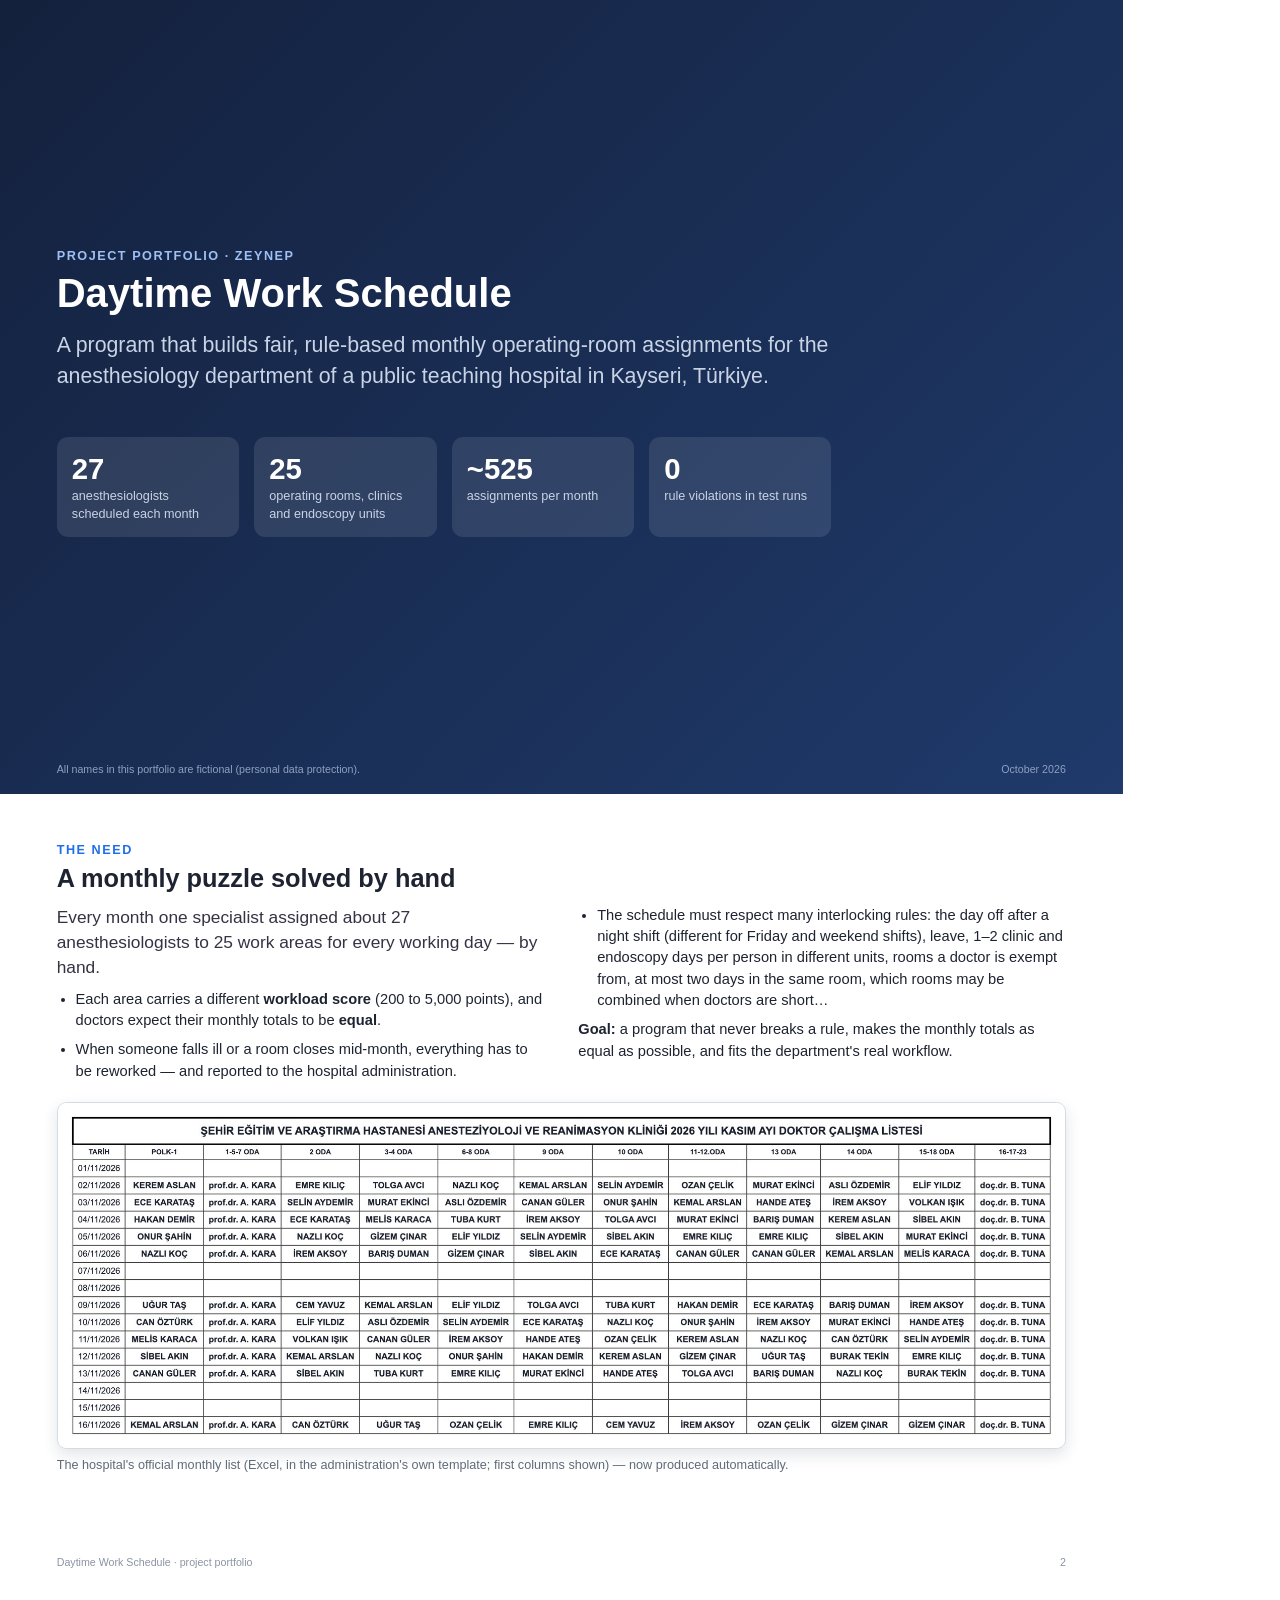
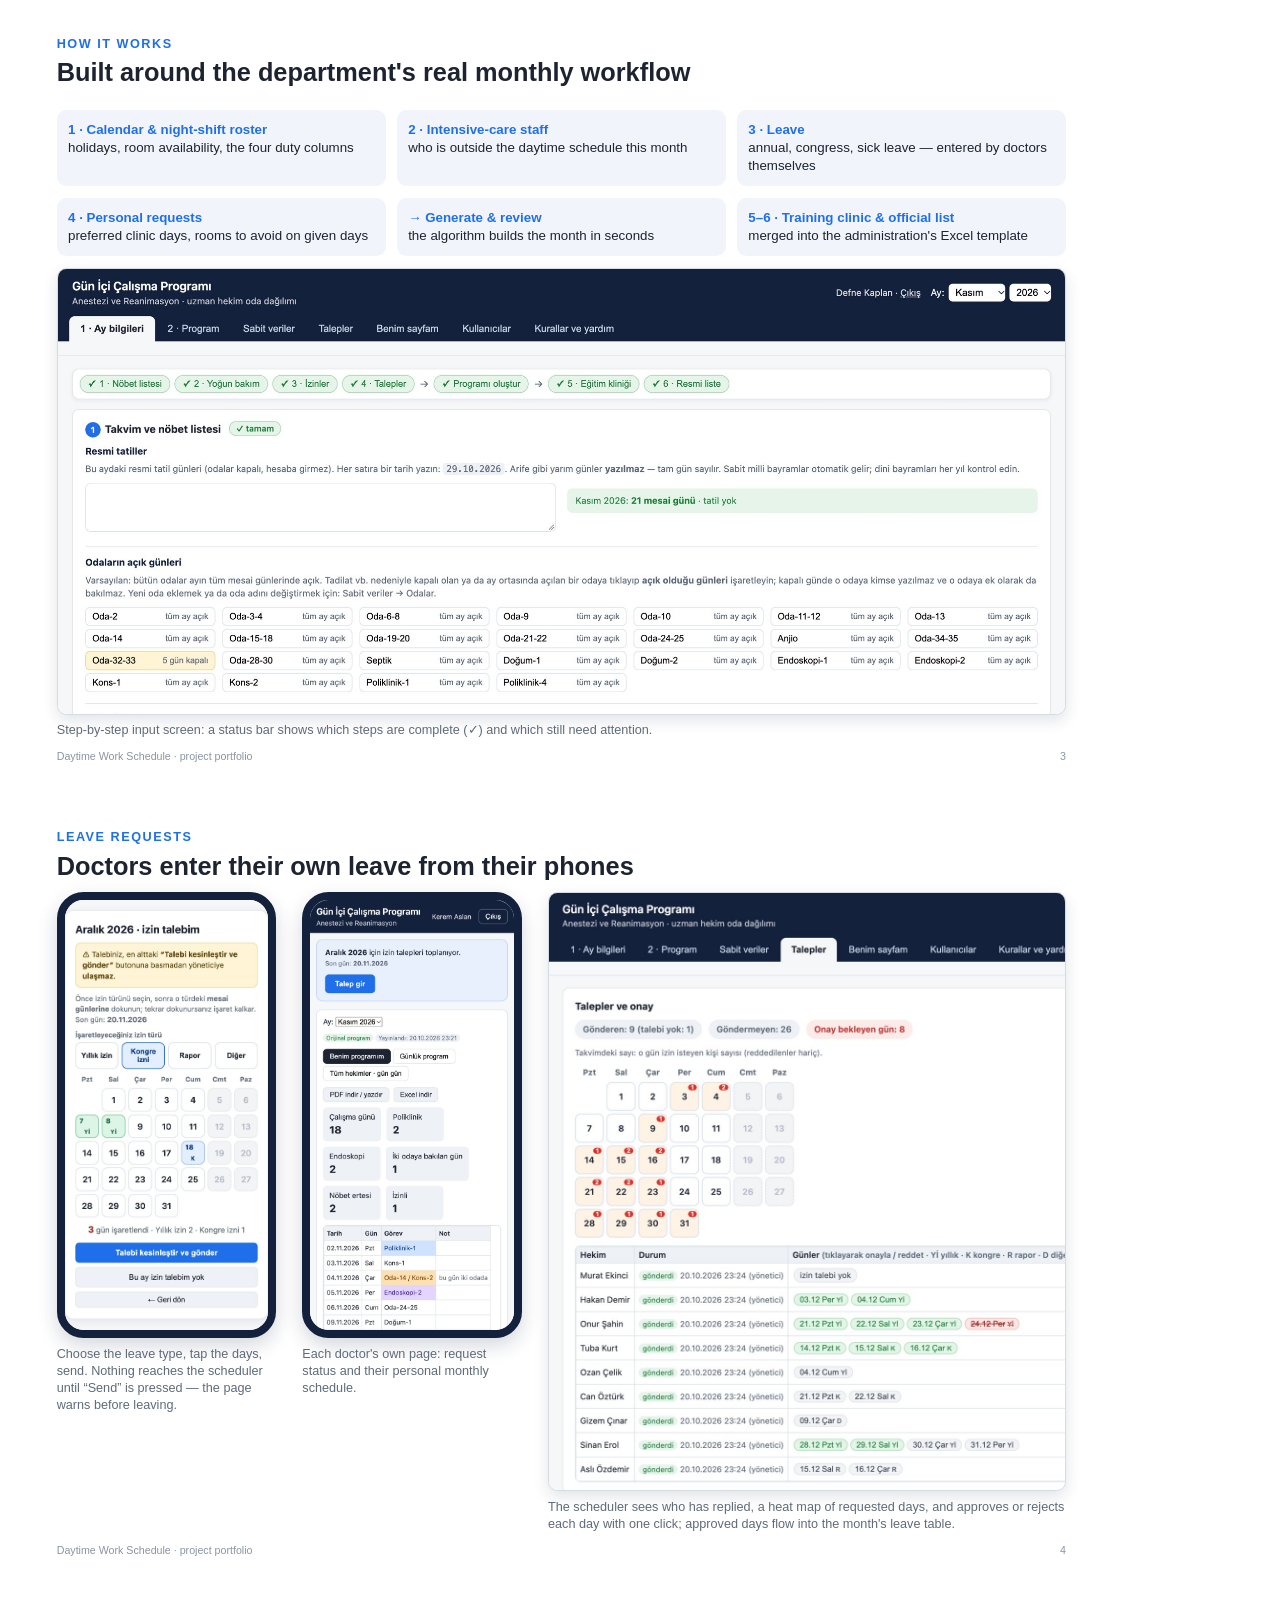
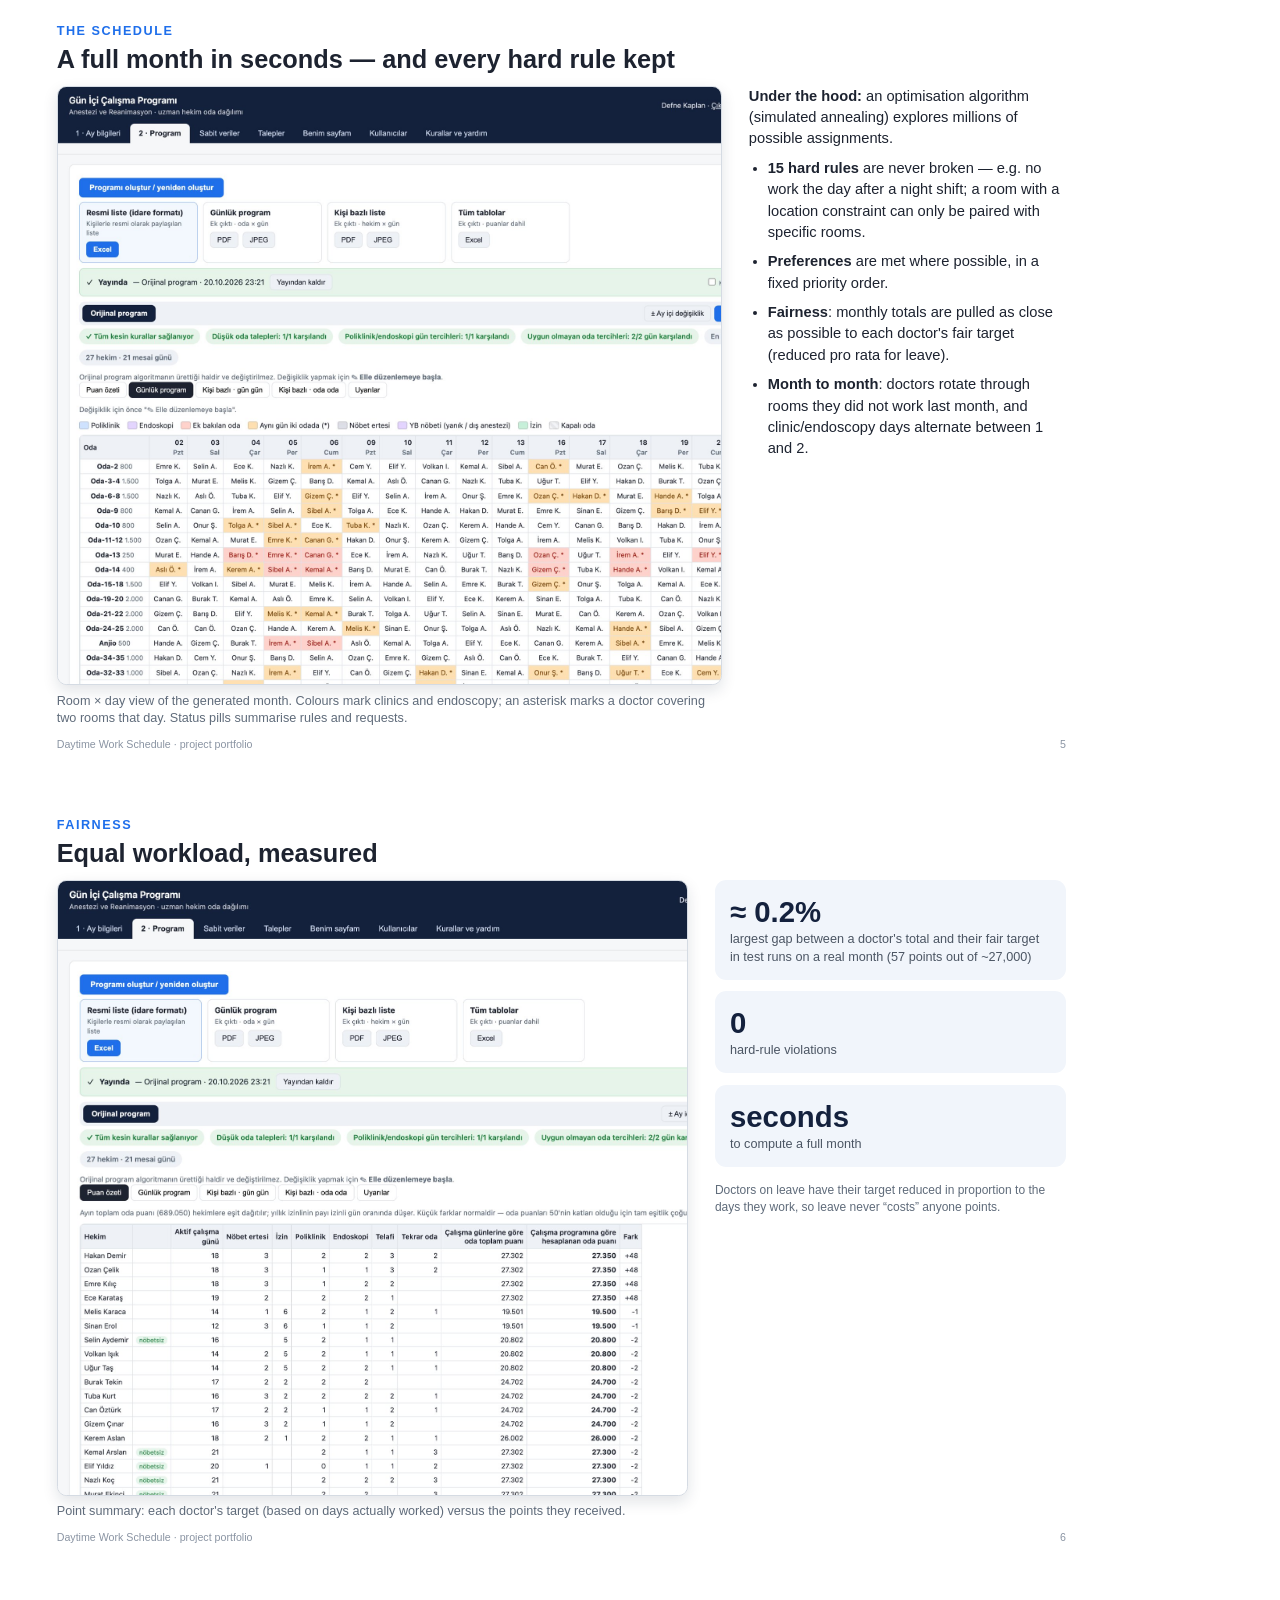
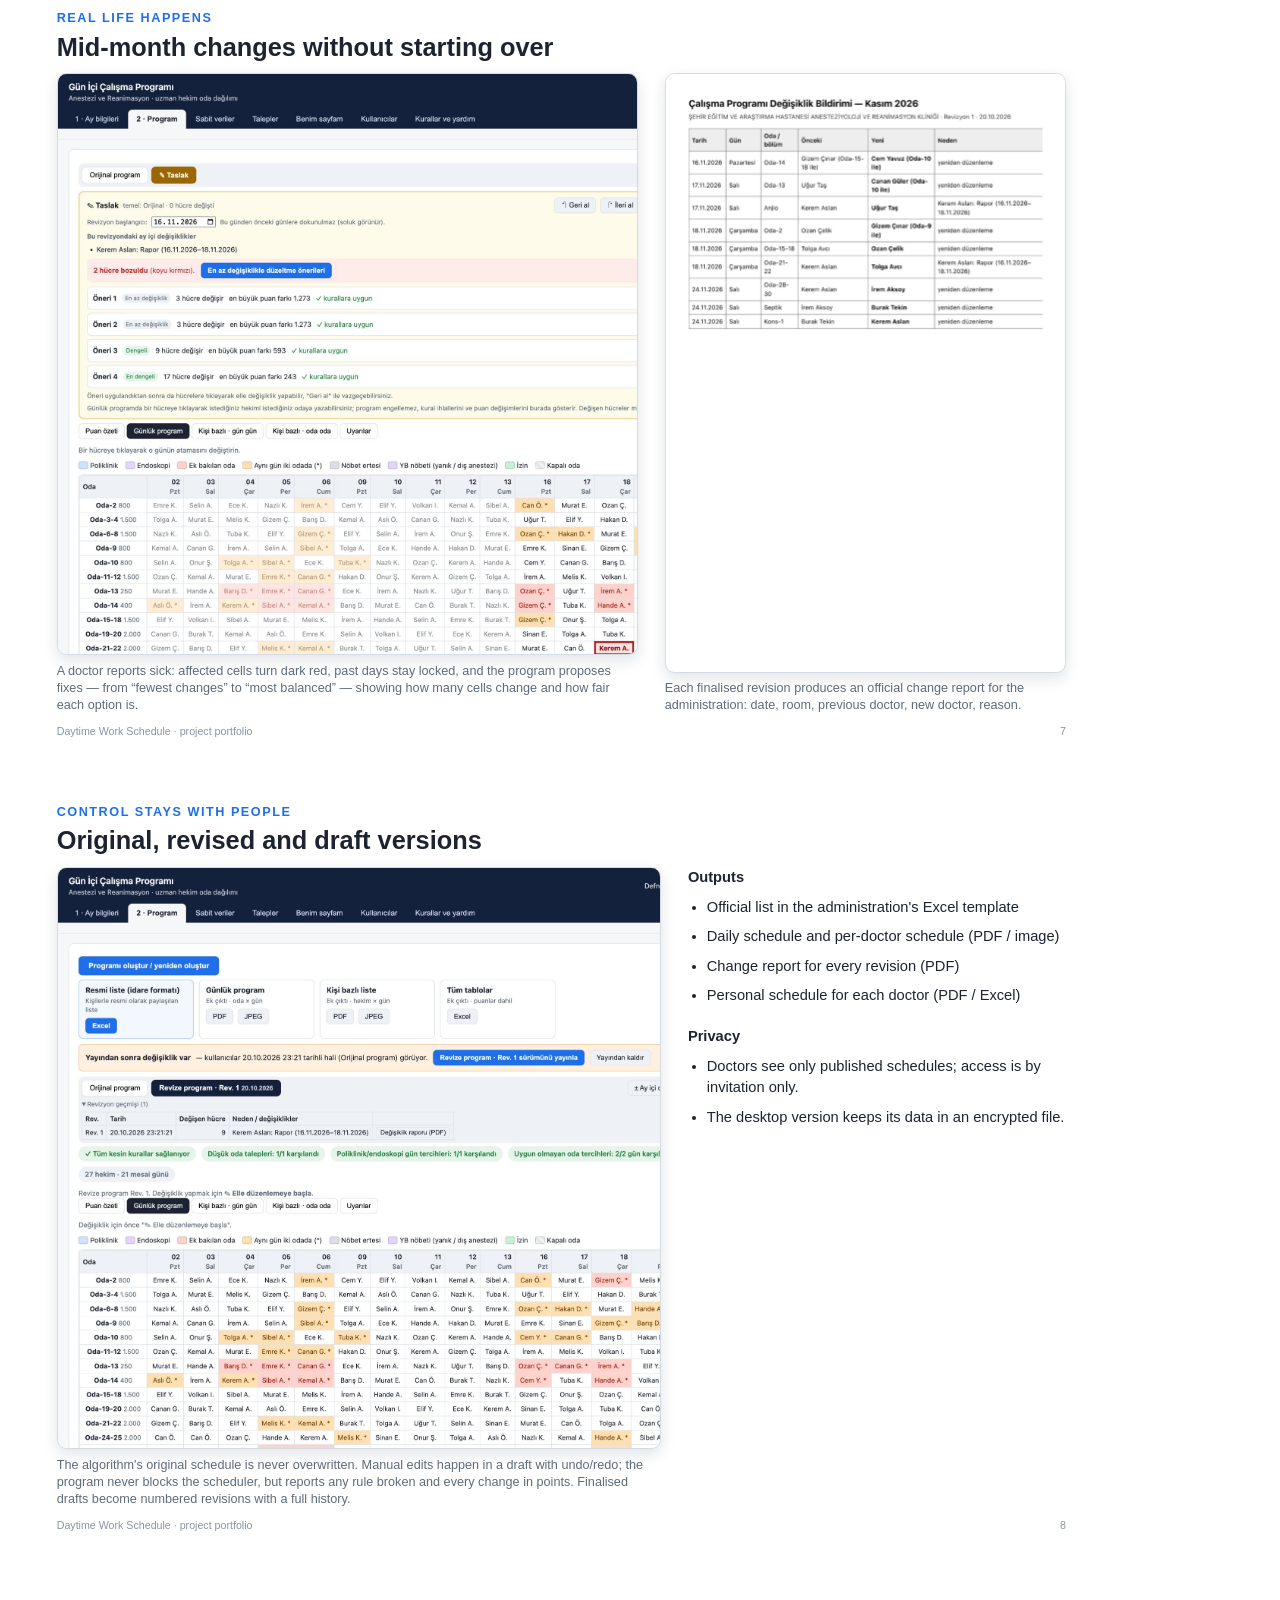
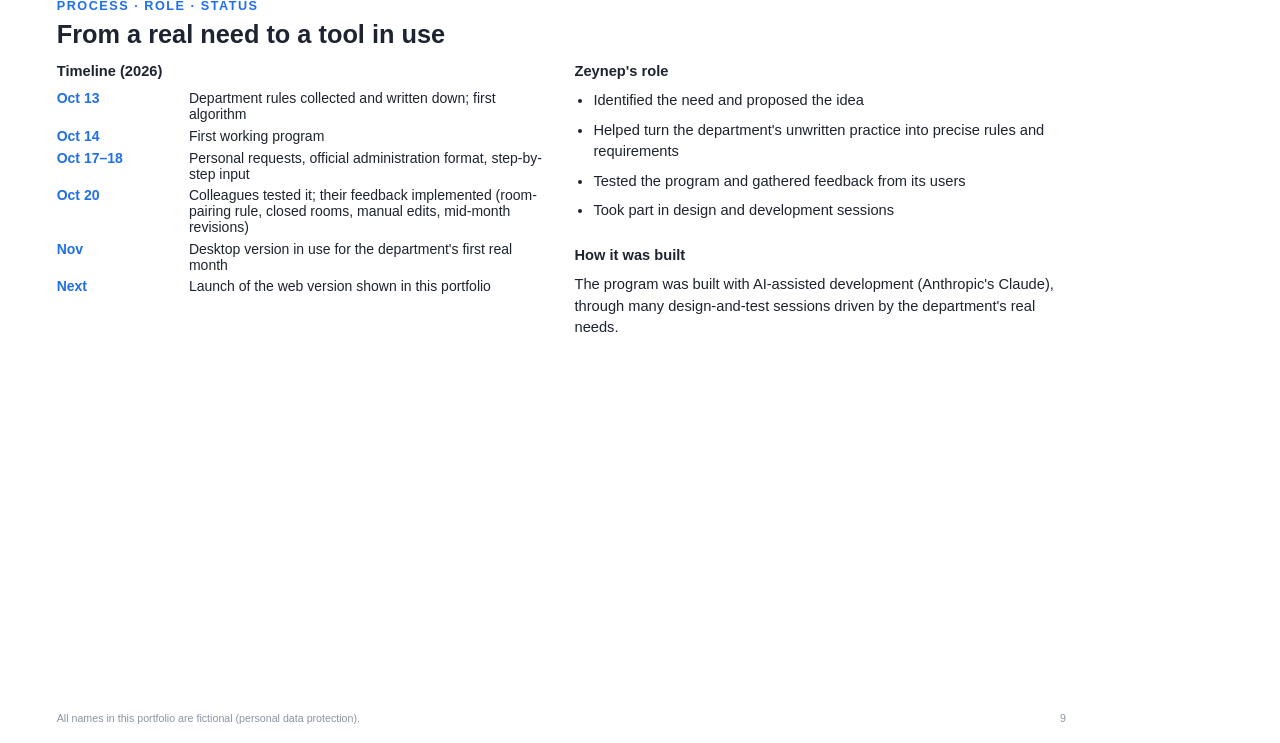
<file: kaynak/portfolyo/portfolio.html>
<!doctype html>
<html lang="en"><head><meta charset="utf-8"><title>Daytime Work Schedule — Project Portfolio</title>
<style>
@page{size:297mm 210mm;margin:0}
*{box-sizing:border-box}
html,body{margin:0;background:#fff;color:#1d2330;font-family:-apple-system,BlinkMacSystemFont,"Helvetica Neue",Arial,sans-serif;-webkit-print-color-adjust:exact;print-color-adjust:exact}
.pg{width:297mm;height:210mm;padding:13mm 15mm 11mm;page-break-after:always;position:relative;overflow:hidden;display:flex;flex-direction:column}
.pg:last-child{page-break-after:auto}
.kick{font-size:9.5pt;letter-spacing:.12em;text-transform:uppercase;color:#1f6feb;font-weight:700;margin-bottom:2mm}
h1{font-size:30pt;margin:0 0 4mm;line-height:1.1}
h2{font-size:19pt;margin:0 0 3mm;line-height:1.15}
p,li{font-size:11pt;line-height:1.45;margin:0 0 2.2mm}
ul{margin:0;padding-left:5mm}
.lead{font-size:13pt;color:#334}
.row{display:flex;gap:7mm;flex:1;min-height:0}
.col{flex:1;min-width:0;display:flex;flex-direction:column}
.shot{border:.4mm solid #d5dbe3;border-radius:2.5mm;box-shadow:0 1.5mm 4mm rgba(20,33,61,.12);overflow:hidden;background:#fff}
.shot img{display:block;width:100%;height:100%;object-fit:cover;object-position:top left}
.cap{font-size:9.5pt;color:#5f6b7a;margin-top:2mm;line-height:1.35}
.phone{border:2.2mm solid #14213d;border-radius:7mm;overflow:hidden;background:#fff;box-shadow:0 2mm 5mm rgba(20,33,61,.18)}
.phone img{display:block;width:100%;height:100%;object-fit:cover;object-position:top}
.foot{position:absolute;left:15mm;right:15mm;bottom:5mm;font-size:8pt;color:#8a94a3;display:flex;justify-content:space-between}
.stats{display:grid;grid-template-columns:repeat(4,1fr);gap:4mm;margin:4mm 0}
.stat{background:#f1f5fb;border-radius:3mm;padding:4mm}
.stat b{display:block;font-size:22pt;color:#14213d}.stat span{font-size:9.5pt;color:#4b5563}
.cover{background:linear-gradient(135deg,#14213d 0%,#1f3a6b 100%);color:#fff}
.cover .lead{color:#c9d3e6}.cover .kick{color:#9ec0f5}
.tl{display:grid;grid-template-columns:30mm 1fr;gap:1.5mm 5mm;font-size:10.5pt}
.tl b{color:#1f6feb}
.steps{display:grid;grid-template-columns:repeat(3,1fr);gap:3mm;margin:3mm 0}
.steps div{background:#f1f5fb;border-radius:2.5mm;padding:3mm;font-size:10pt;line-height:1.35}
.steps b{color:#1f6feb}
.note{font-size:9pt;color:#5f6b7a}
</style></head><body>

<!-- 1 · kapak -->
<div class="pg cover">
  <div style="flex:1;display:flex;flex-direction:column;justify-content:center;max-width:205mm">
    <div class="kick">Project portfolio · Zeynep</div>
    <h1>Daytime Work Schedule</h1>
    <p class="lead" style="font-size:16pt;margin-bottom:8mm">A program that builds fair, rule-based monthly operating-room assignments for the anesthesiology department of a public teaching hospital in Kayseri, Türkiye.</p>
    <div class="stats" style="grid-template-columns:repeat(4,1fr);max-width:205mm">
      <div class="stat" style="background:rgba(255,255,255,.1)"><b style="color:#fff">27</b><span style="color:#c9d3e6">anesthesiologists scheduled each month</span></div>
      <div class="stat" style="background:rgba(255,255,255,.1)"><b style="color:#fff">25</b><span style="color:#c9d3e6">operating rooms, clinics and endoscopy units</span></div>
      <div class="stat" style="background:rgba(255,255,255,.1)"><b style="color:#fff">~525</b><span style="color:#c9d3e6">assignments per month</span></div>
      <div class="stat" style="background:rgba(255,255,255,.1)"><b style="color:#fff">0</b><span style="color:#c9d3e6">rule violations in test runs</span></div>
    </div>
  </div>
  <div class="foot" style="color:#8ea0c0"><span>All names in this portfolio are fictional (personal data protection).</span><span>October 2026</span></div>
</div>

<!-- 2 · problem -->
<div class="pg">
  <div class="kick">The need</div>
  <h2>A monthly puzzle solved by hand</h2>
  <div style="display:flex;gap:9mm">
    <div style="flex:1">
      <p class="lead">Every month one specialist assigned about 27 anesthesiologists to 25 work areas for every working day — by hand.</p>
      <ul>
        <li>Each area carries a different <b>workload score</b> (200 to 5,000 points), and doctors expect their monthly totals to be <b>equal</b>.</li>
        <li>When someone falls ill or a room closes mid-month, everything has to be reworked — and reported to the hospital administration.</li>
      </ul>
    </div>
    <div style="flex:1">
      <ul>
        <li>The schedule must respect many interlocking rules: the day off after a night shift (different for Friday and weekend shifts), leave, 1–2 clinic and endoscopy days per person in different units, rooms a doctor is exempt from, at most two days in the same room, which rooms may be combined when doctors are short…</li>
      </ul>
      <p style="margin-top:2mm"><b>Goal:</b> a program that never breaks a rule, makes the monthly totals as equal as possible, and fits the department's real workflow.</p>
    </div>
  </div>
  <div class="shot" style="margin-top:3mm"><img src="img/resmiimg.jpg" style="height:auto"></div>
  <div class="cap">The hospital's official monthly list (Excel, in the administration's own template; first columns shown) — now produced automatically.</div>
  <div class="foot"><span>Daytime Work Schedule · project portfolio</span><span>2</span></div>
</div>

<!-- 3 · iş akışı -->
<div class="pg">
  <div class="kick">How it works</div>
  <h2>Built around the department's real monthly workflow</h2>
  <div class="steps">
    <div><b>1 · Calendar & night-shift roster</b><br>holidays, room availability, the four duty columns</div>
    <div><b>2 · Intensive-care staff</b><br>who is outside the daytime schedule this month</div>
    <div><b>3 · Leave</b><br>annual, congress, sick leave — entered by doctors themselves</div>
    <div><b>4 · Personal requests</b><br>preferred clinic days, rooms to avoid on given days</div>
    <div><b>→ Generate & review</b><br>the algorithm builds the month in seconds</div>
    <div><b>5–6 · Training clinic & official list</b><br>merged into the administration's Excel template</div>
  </div>
  <div class="row">
    <div class="col"><div class="shot" style="flex:1"><img src="img/ay.jpg"></div>
      <div class="cap">Step-by-step input screen: a status bar shows which steps are complete (✓) and which still need attention.</div></div>
  </div>
  <div class="foot"><span>Daytime Work Schedule · project portfolio</span><span>3</span></div>
</div>

<!-- 4 · talepler -->
<div class="pg">
  <div class="kick">Leave requests</div>
  <h2>Doctors enter their own leave from their phones</h2>
  <div class="row">
    <div class="col" style="flex:0 0 58mm"><div class="phone" style="height:118mm"><img src="img/p-cal.jpg"></div>
      <div class="cap">Choose the leave type, tap the days, send. Nothing reaches the scheduler until “Send” is pressed — the page warns before leaving.</div></div>
    <div class="col" style="flex:0 0 58mm"><div class="phone" style="height:118mm"><img src="img/p-home.jpg"></div>
      <div class="cap">Each doctor's own page: request status and their personal monthly schedule.</div></div>
    <div class="col"><div class="shot" style="flex:1"><img src="img/talepler.jpg"></div>
      <div class="cap">The scheduler sees who has replied, a heat map of requested days, and approves or rejects each day with one click; approved days flow into the month's leave table.</div></div>
  </div>
  <div class="foot"><span>Daytime Work Schedule · project portfolio</span><span>4</span></div>
</div>

<!-- 5 · program -->
<div class="pg">
  <div class="kick">The schedule</div>
  <h2>A full month in seconds — and every hard rule kept</h2>
  <div class="row">
    <div class="col" style="flex:2.1"><div class="shot" style="flex:1"><img src="img/gunluk.jpg"></div>
      <div class="cap">Room × day view of the generated month. Colours mark clinics and endoscopy; an asterisk marks a doctor covering two rooms that day. Status pills summarise rules and requests.</div></div>
    <div class="col" style="flex:1">
      <p><b>Under the hood:</b> an optimisation algorithm (simulated annealing) explores millions of possible assignments.</p>
      <ul>
        <li><b>15 hard rules</b> are never broken — e.g. no work the day after a night shift; a room with a location constraint can only be paired with specific rooms.</li>
        <li><b>Preferences</b> are met where possible, in a fixed priority order.</li>
        <li><b>Fairness</b>: monthly totals are pulled as close as possible to each doctor's fair target (reduced pro rata for leave).</li>
        <li><b>Month to month</b>: doctors rotate through rooms they did not work last month, and clinic/endoscopy days alternate between 1 and 2.</li>
      </ul>
    </div>
  </div>
  <div class="foot"><span>Daytime Work Schedule · project portfolio</span><span>5</span></div>
</div>

<!-- 6 · adalet -->
<div class="pg">
  <div class="kick">Fairness</div>
  <h2>Equal workload, measured</h2>
  <div class="row">
    <div class="col" style="flex:1.8"><div class="shot" style="flex:1"><img src="img/ozet.jpg"></div>
      <div class="cap">Point summary: each doctor's target (based on days actually worked) versus the points they received.</div></div>
    <div class="col" style="flex:1">
      <div class="stats" style="grid-template-columns:1fr;gap:3mm;margin-top:0">
        <div class="stat"><b>≈ 0.2%</b><span>largest gap between a doctor's total and their fair target in test runs on a real month (57 points out of ~27,000)</span></div>
        <div class="stat"><b>0</b><span>hard-rule violations</span></div>
        <div class="stat"><b>seconds</b><span>to compute a full month</span></div>
      </div>
      <p class="note">Doctors on leave have their target reduced in proportion to the days they work, so leave never “costs” anyone points.</p>
    </div>
  </div>
  <div class="foot"><span>Daytime Work Schedule · project portfolio</span><span>6</span></div>
</div>

<!-- 7 · ay içi değişiklik -->
<div class="pg">
  <div class="kick">Real life happens</div>
  <h2>Mid-month changes without starting over</h2>
  <div class="row">
    <div class="col" style="flex:1.45"><div class="shot" style="flex:1"><img src="img/degisiklik.jpg"></div>
      <div class="cap">A doctor reports sick: affected cells turn dark red, past days stay locked, and the program proposes fixes — from “fewest changes” to “most balanced” — showing how many cells change and how fair each option is.</div></div>
    <div class="col" style="flex:1"><div class="shot" style="flex:1"><img src="img/rapor.jpg" style="object-fit:contain;object-position:top"></div>
      <div class="cap">Each finalised revision produces an official change report for the administration: date, room, previous doctor, new doctor, reason.</div></div>
  </div>
  <div class="foot"><span>Daytime Work Schedule · project portfolio</span><span>7</span></div>
</div>

<!-- 8 · revize + çıktılar -->
<div class="pg">
  <div class="kick">Control stays with people</div>
  <h2>Original, revised and draft versions</h2>
  <div class="row">
    <div class="col" style="flex:1.6"><div class="shot" style="flex:1"><img src="img/revize.jpg"></div>
      <div class="cap">The algorithm's original schedule is never overwritten. Manual edits happen in a draft with undo/redo; the program never blocks the scheduler, but reports any rule broken and every change in points. Finalised drafts become numbered revisions with a full history.</div></div>
    <div class="col" style="flex:1">
      <p><b>Outputs</b></p>
      <ul>
        <li>Official list in the administration's Excel template</li>
        <li>Daily schedule and per-doctor schedule (PDF / image)</li>
        <li>Change report for every revision (PDF)</li>
        <li>Personal schedule for each doctor (PDF / Excel)</li>
      </ul>
      <p style="margin-top:3mm"><b>Privacy</b></p>
      <ul><li>Doctors see only published schedules; access is by invitation only.</li><li>The desktop version keeps its data in an encrypted file.</li></ul>
    </div>
  </div>
  <div class="foot"><span>Daytime Work Schedule · project portfolio</span><span>8</span></div>
</div>

<!-- 9 · süreç, rol, durum -->
<div class="pg">
  <div class="kick">Process · role · status</div>
  <h2>From a real need to a tool in use</h2>
  <div class="row">
    <div class="col">
      <p><b>Timeline (2026)</b></p>
      <div class="tl">
        <b>Oct 13</b><span>Department rules collected and written down; first algorithm</span>
        <b>Oct 14</b><span>First working program</span>
        <b>Oct 17–18</b><span>Personal requests, official administration format, step-by-step input</span>
        <b>Oct 20</b><span>Colleagues tested it; their feedback implemented (room-pairing rule, closed rooms, manual edits, mid-month revisions)</span>
        <b>Nov</b><span>Desktop version in use for the department's first real month</span>
        <b>Next</b><span>Launch of the web version shown in this portfolio</span>
      </div>
    </div>
    <div class="col">
      <p><b>Zeynep's role</b></p>
      <ul>
        <li>Identified the need and proposed the idea</li>
        <li>Helped turn the department's unwritten practice into precise rules and requirements</li>
        <li>Tested the program and gathered feedback from its users</li>
        <li>Took part in design and development sessions</li>
      </ul>
      <p style="margin-top:4mm"><b>How it was built</b></p>
      <p>The program was built with AI-assisted development (Anthropic's Claude), through many design-and-test sessions driven by the department's real needs.</p>
    </div>
  </div>
  <div class="foot"><span>All names in this portfolio are fictional (personal data protection).</span><span>9</span></div>
</div>
</body></html>
</file>
